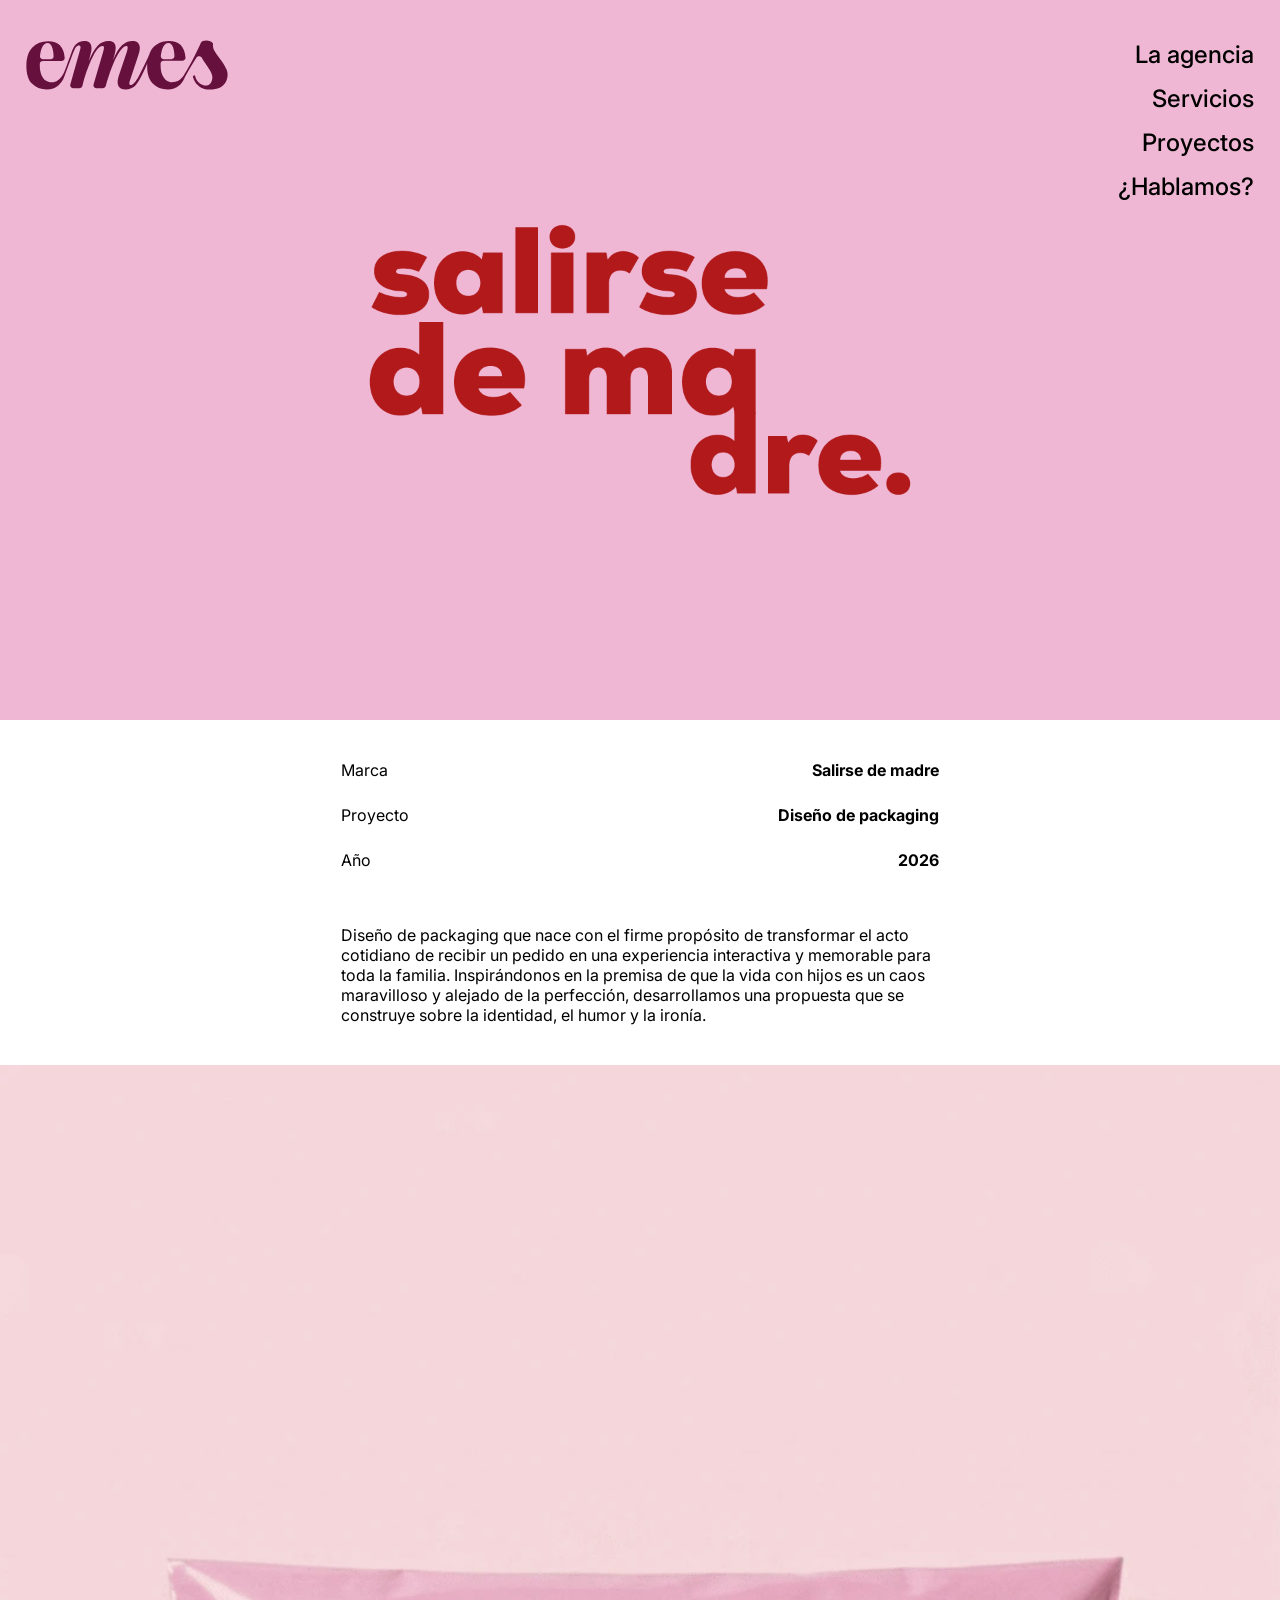
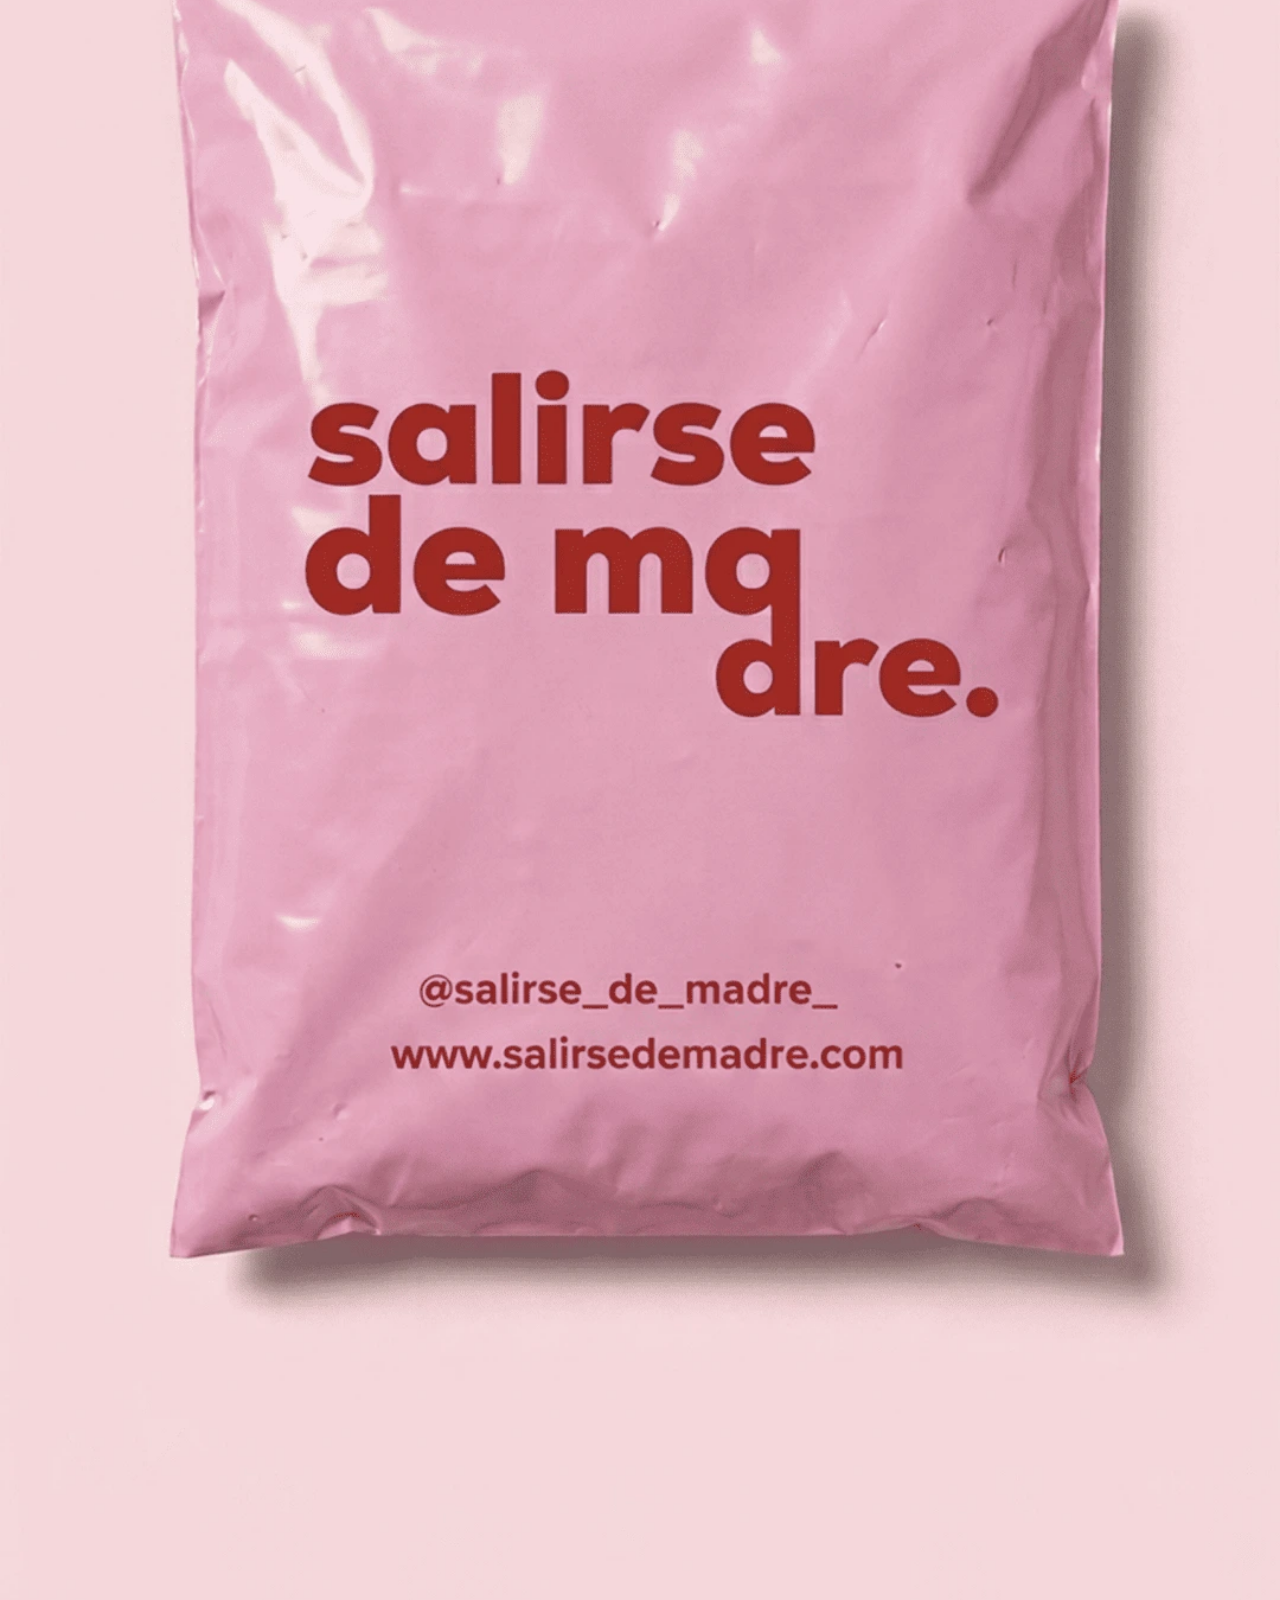
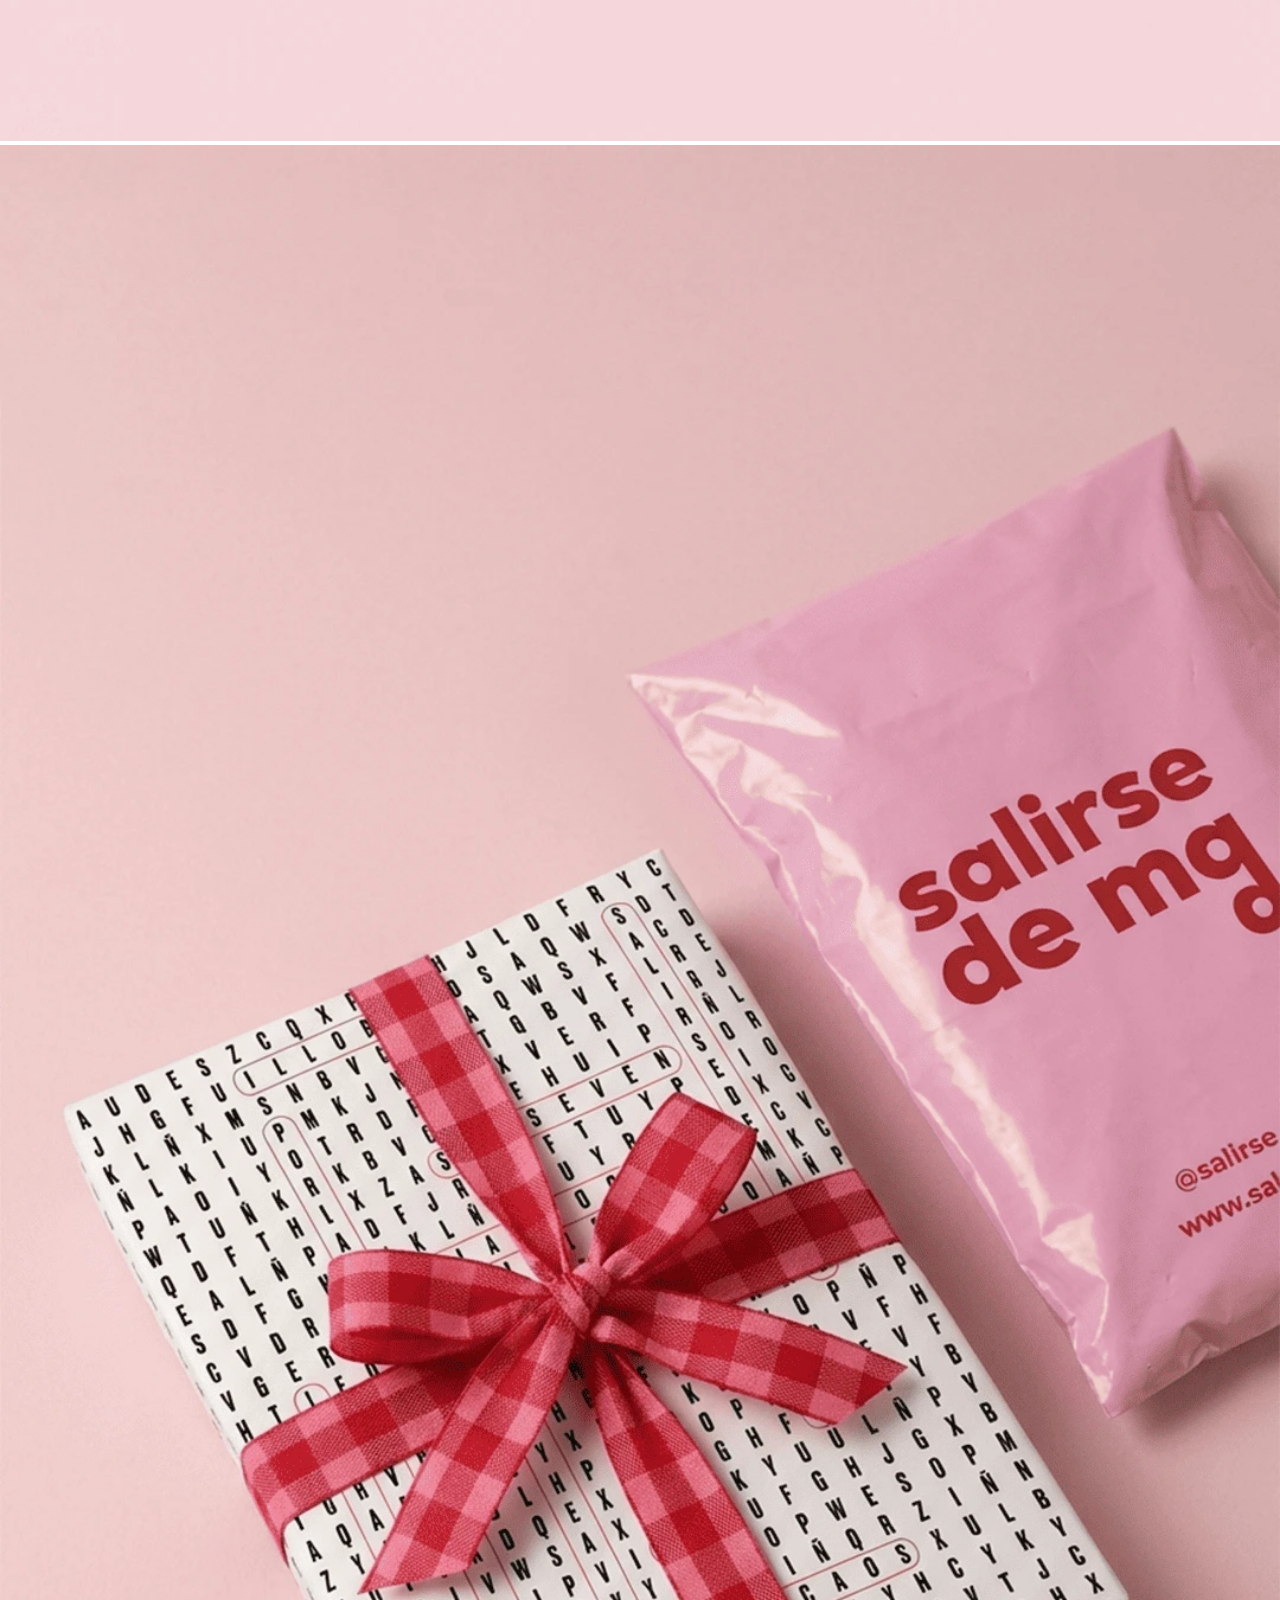
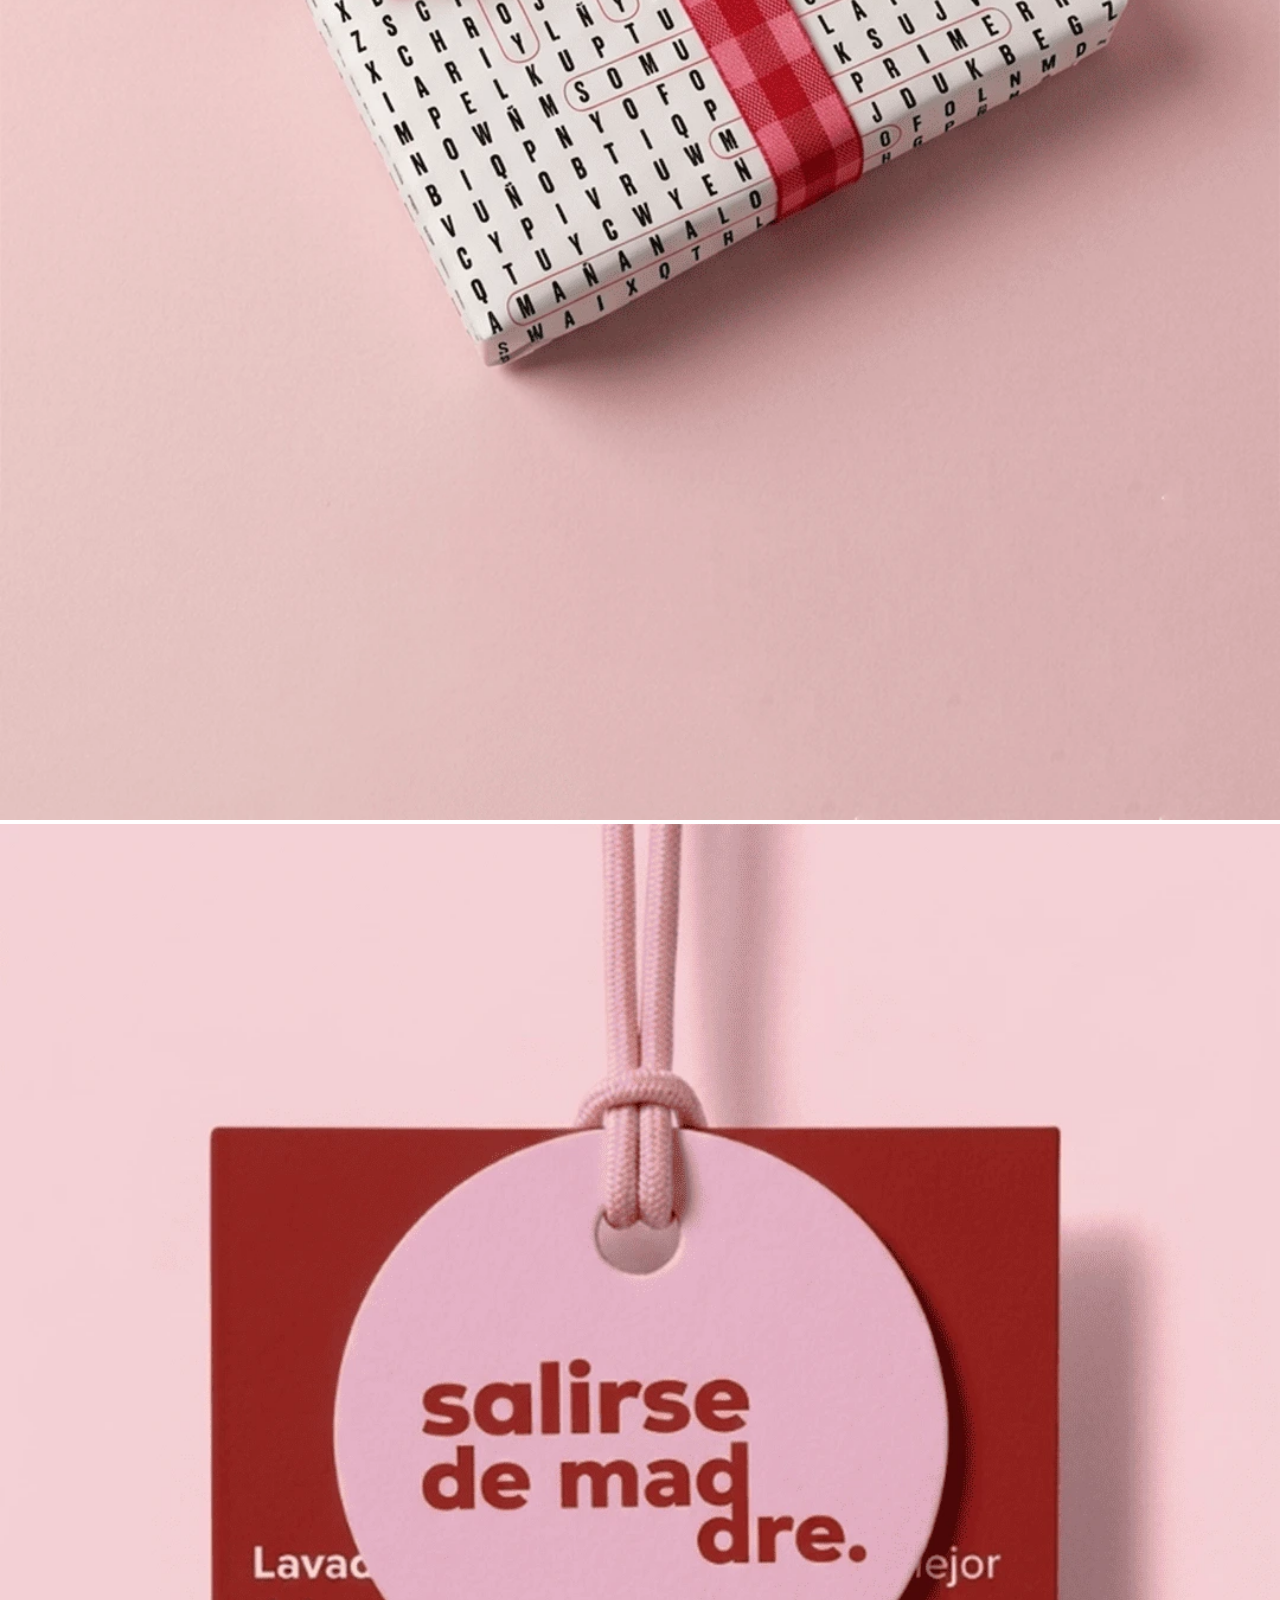
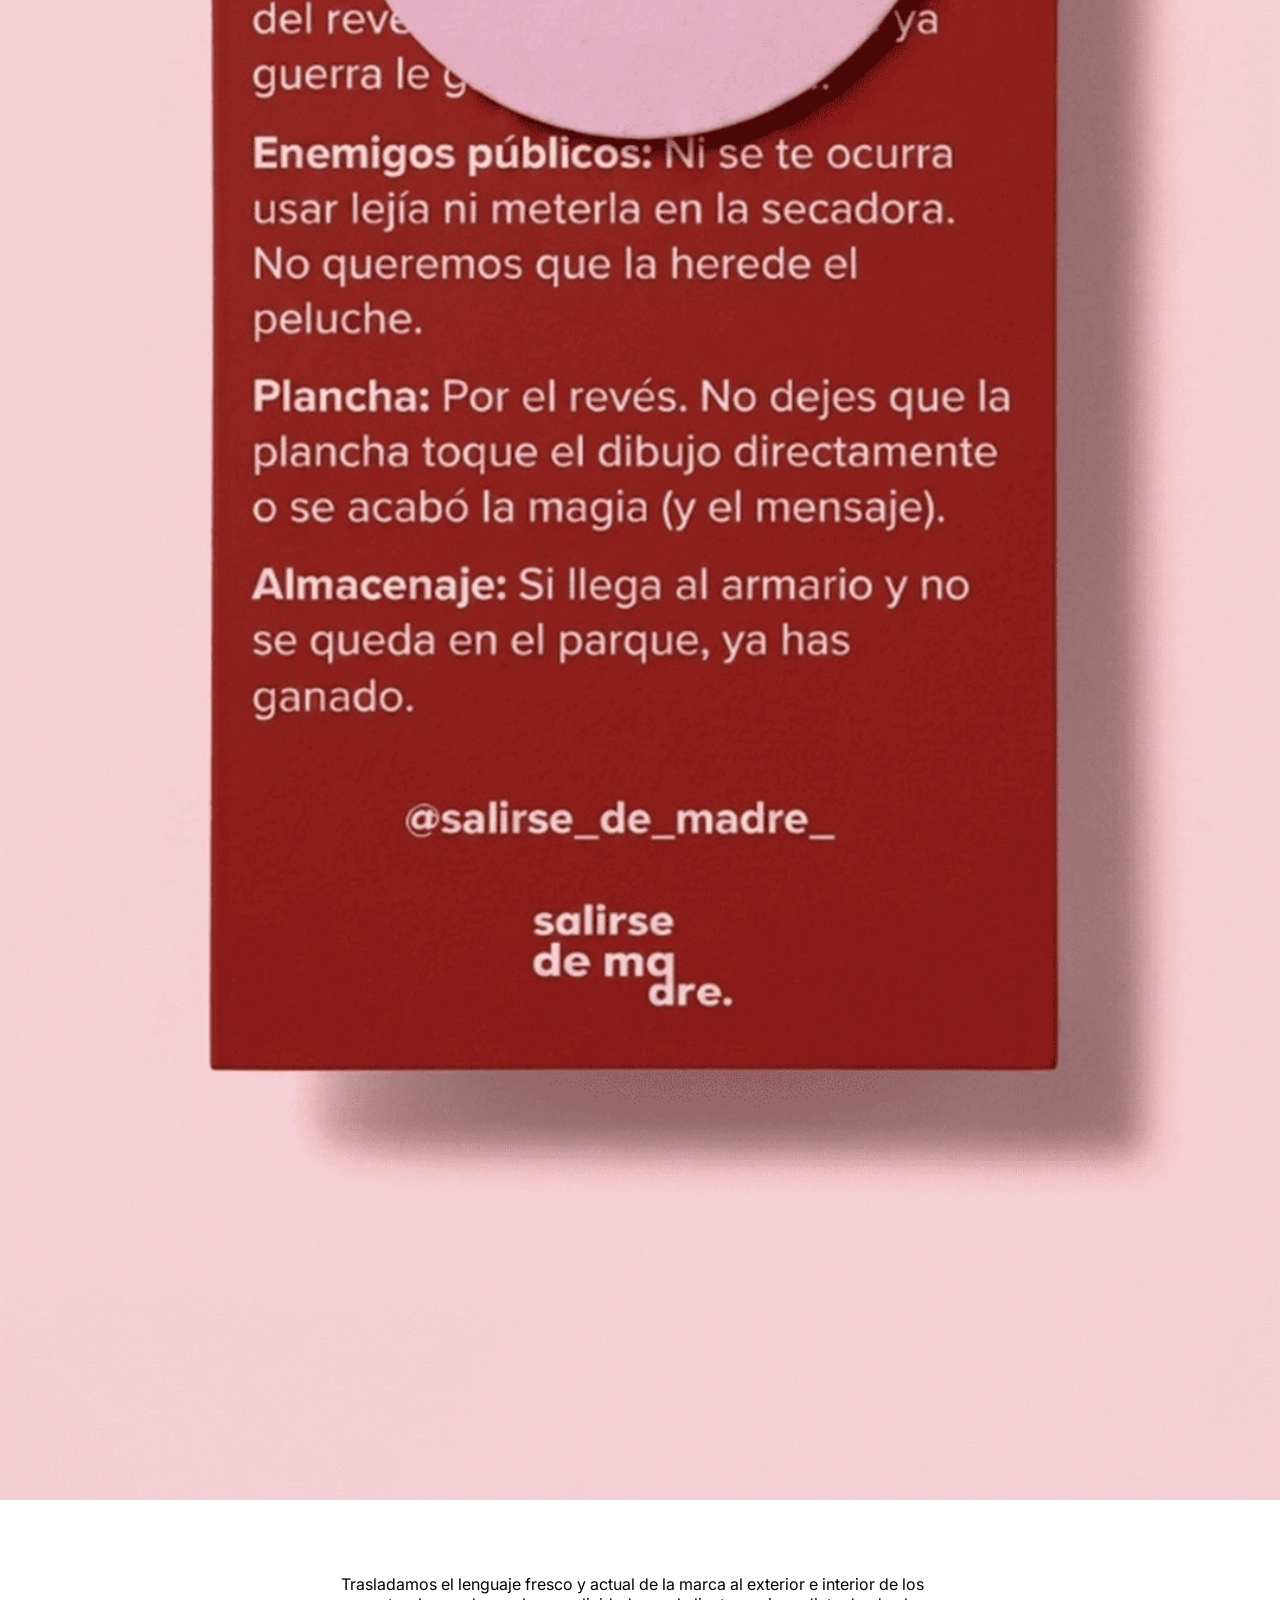
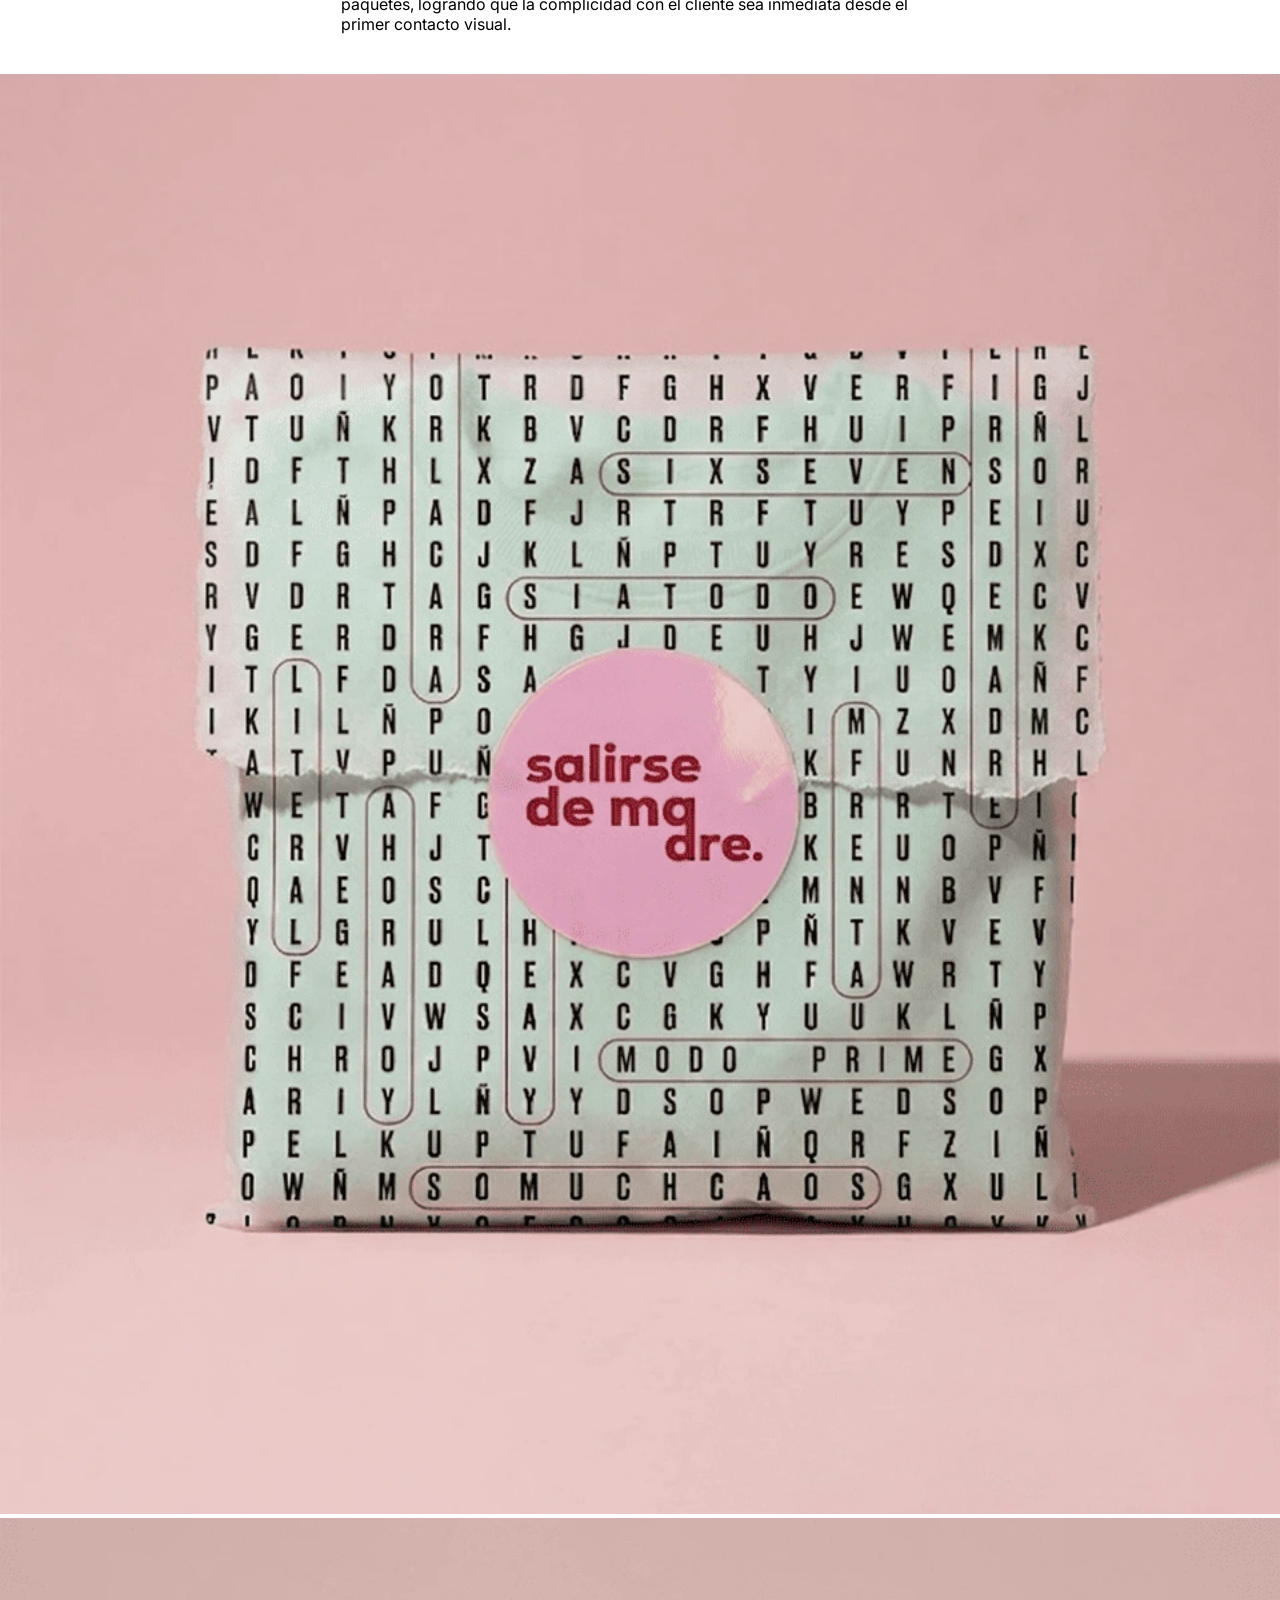
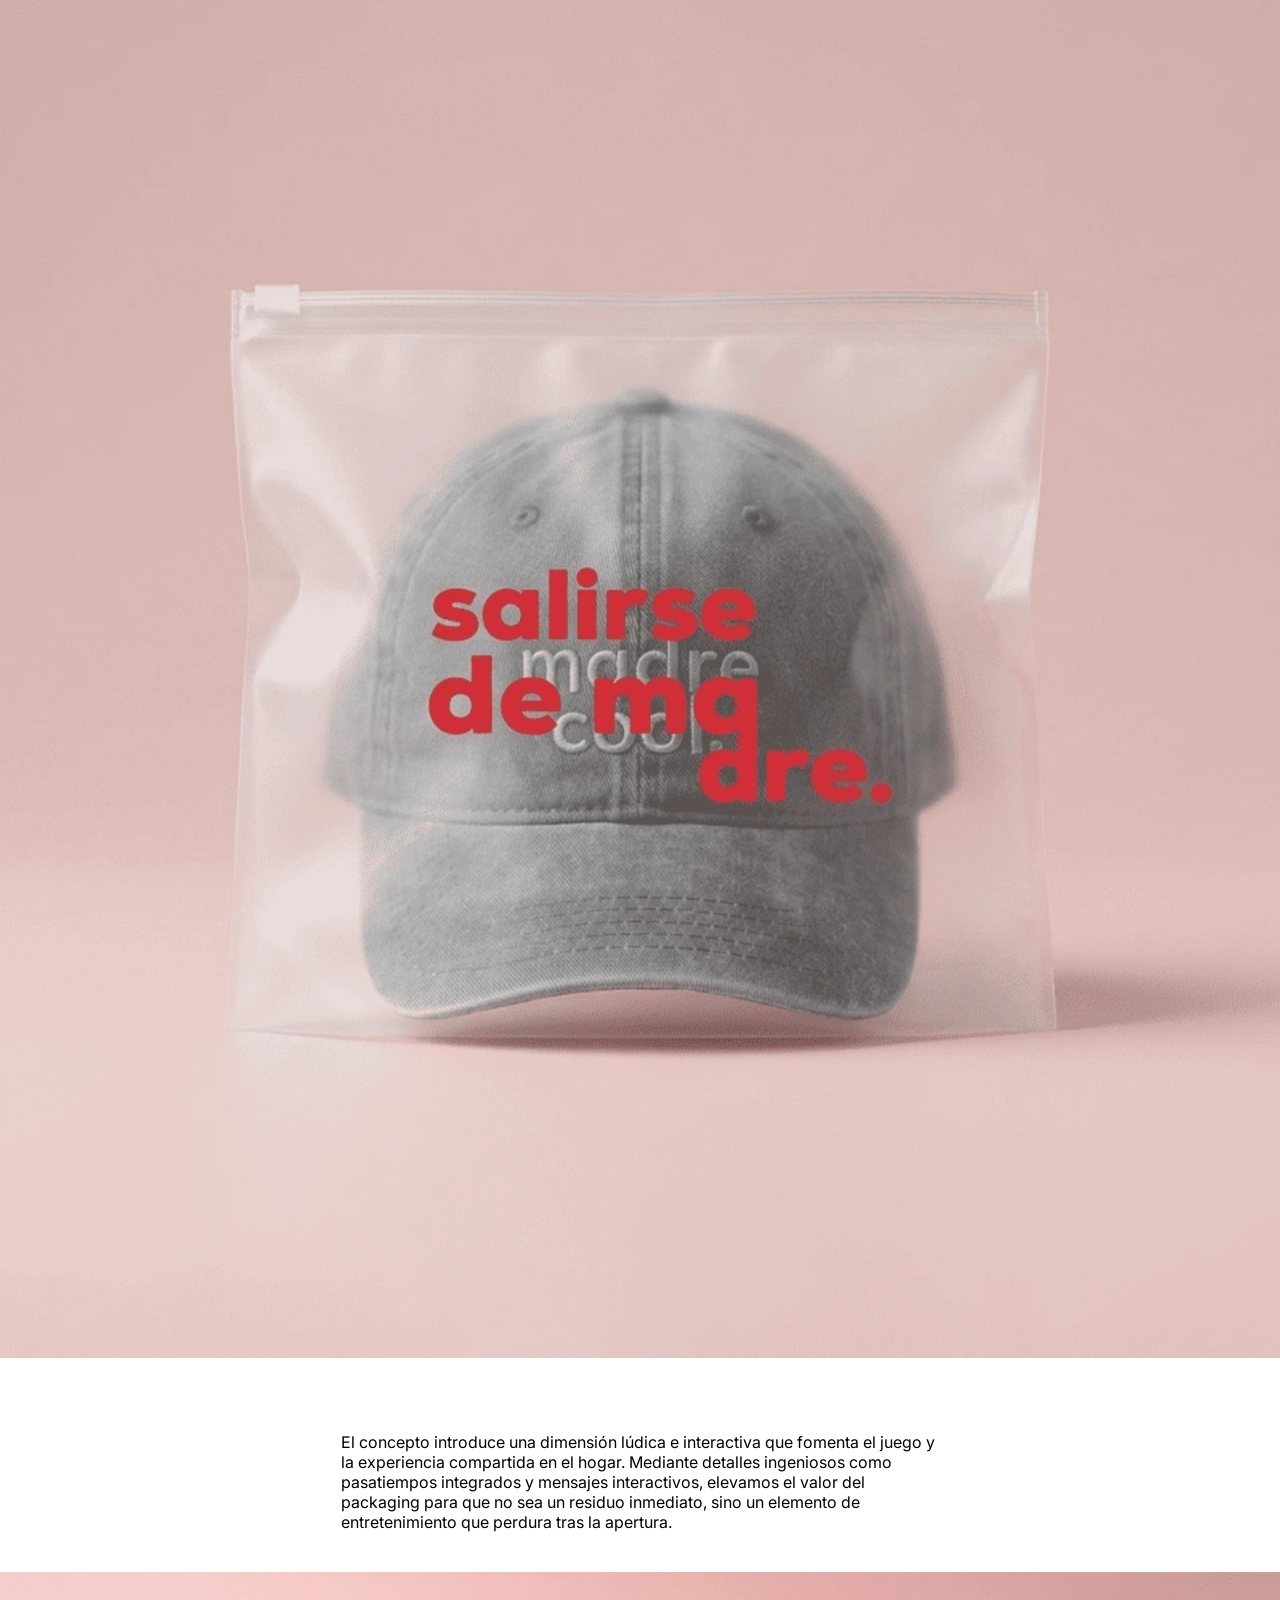
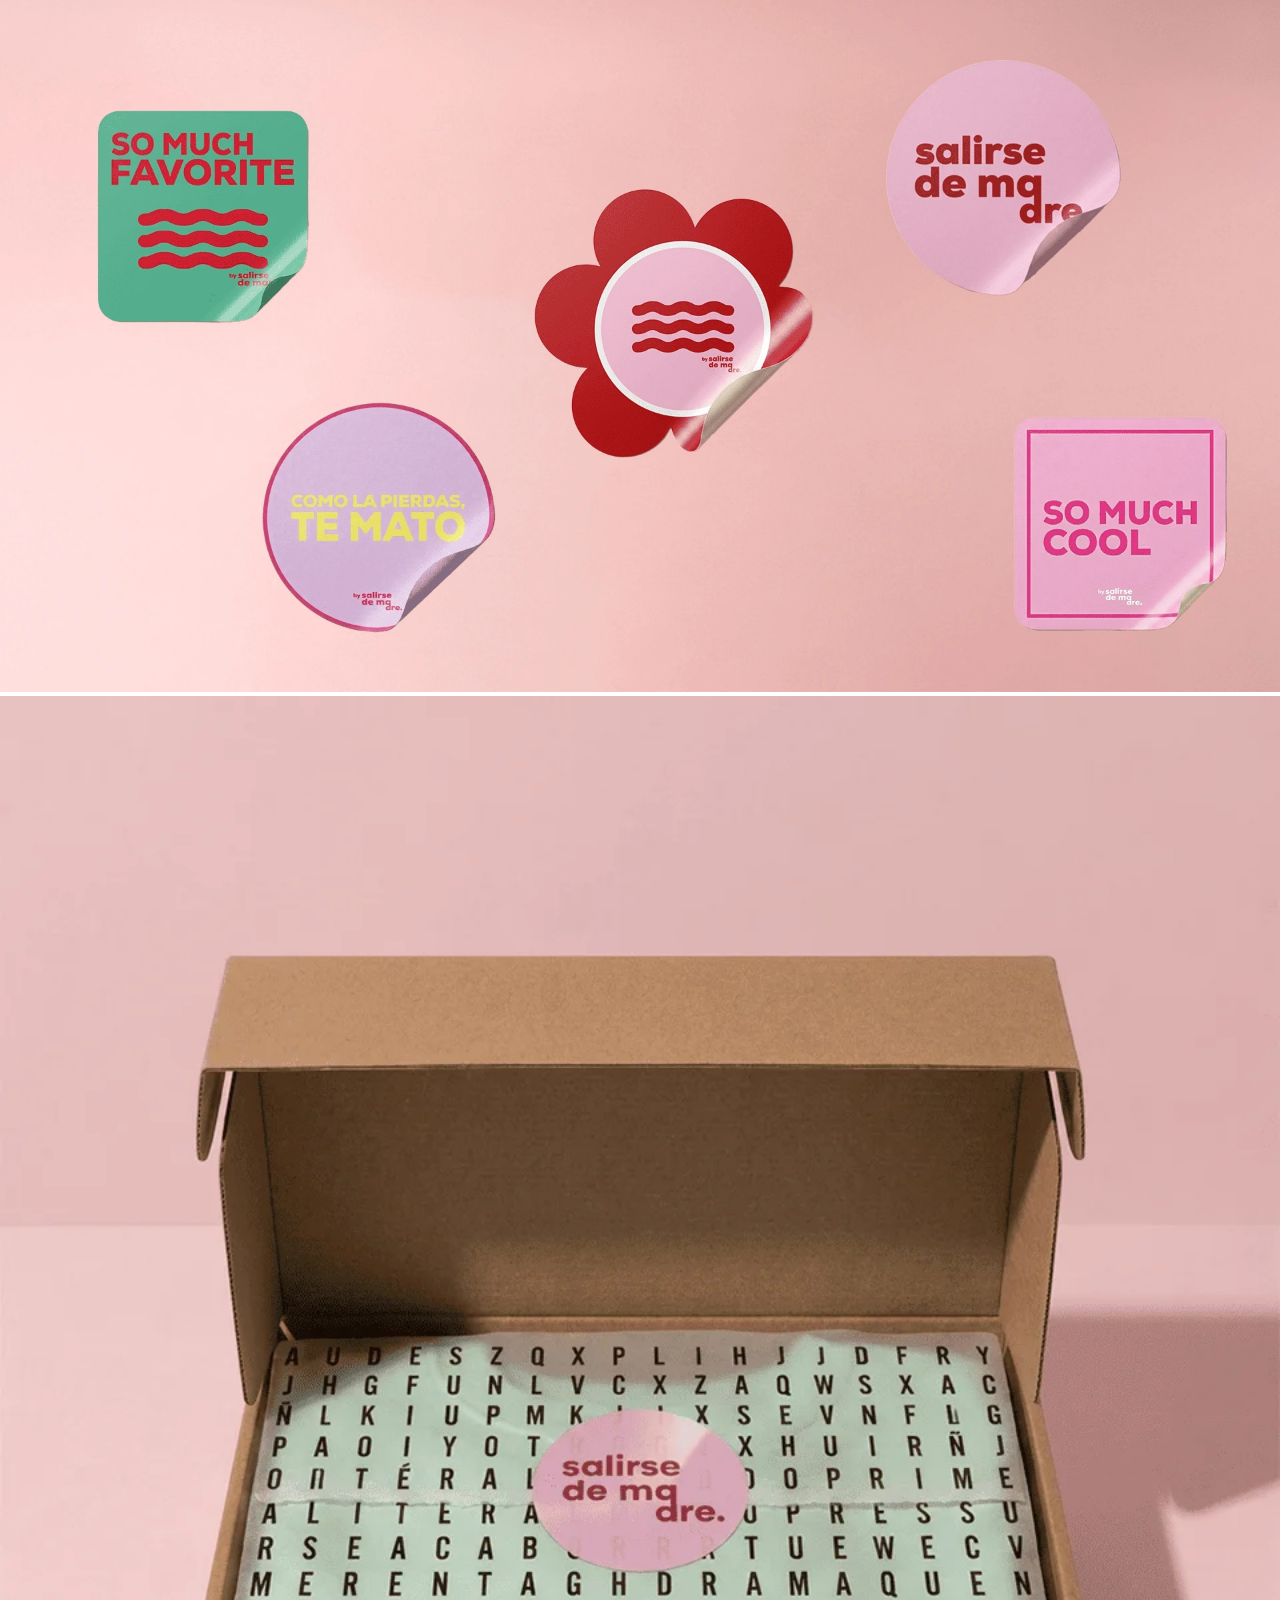
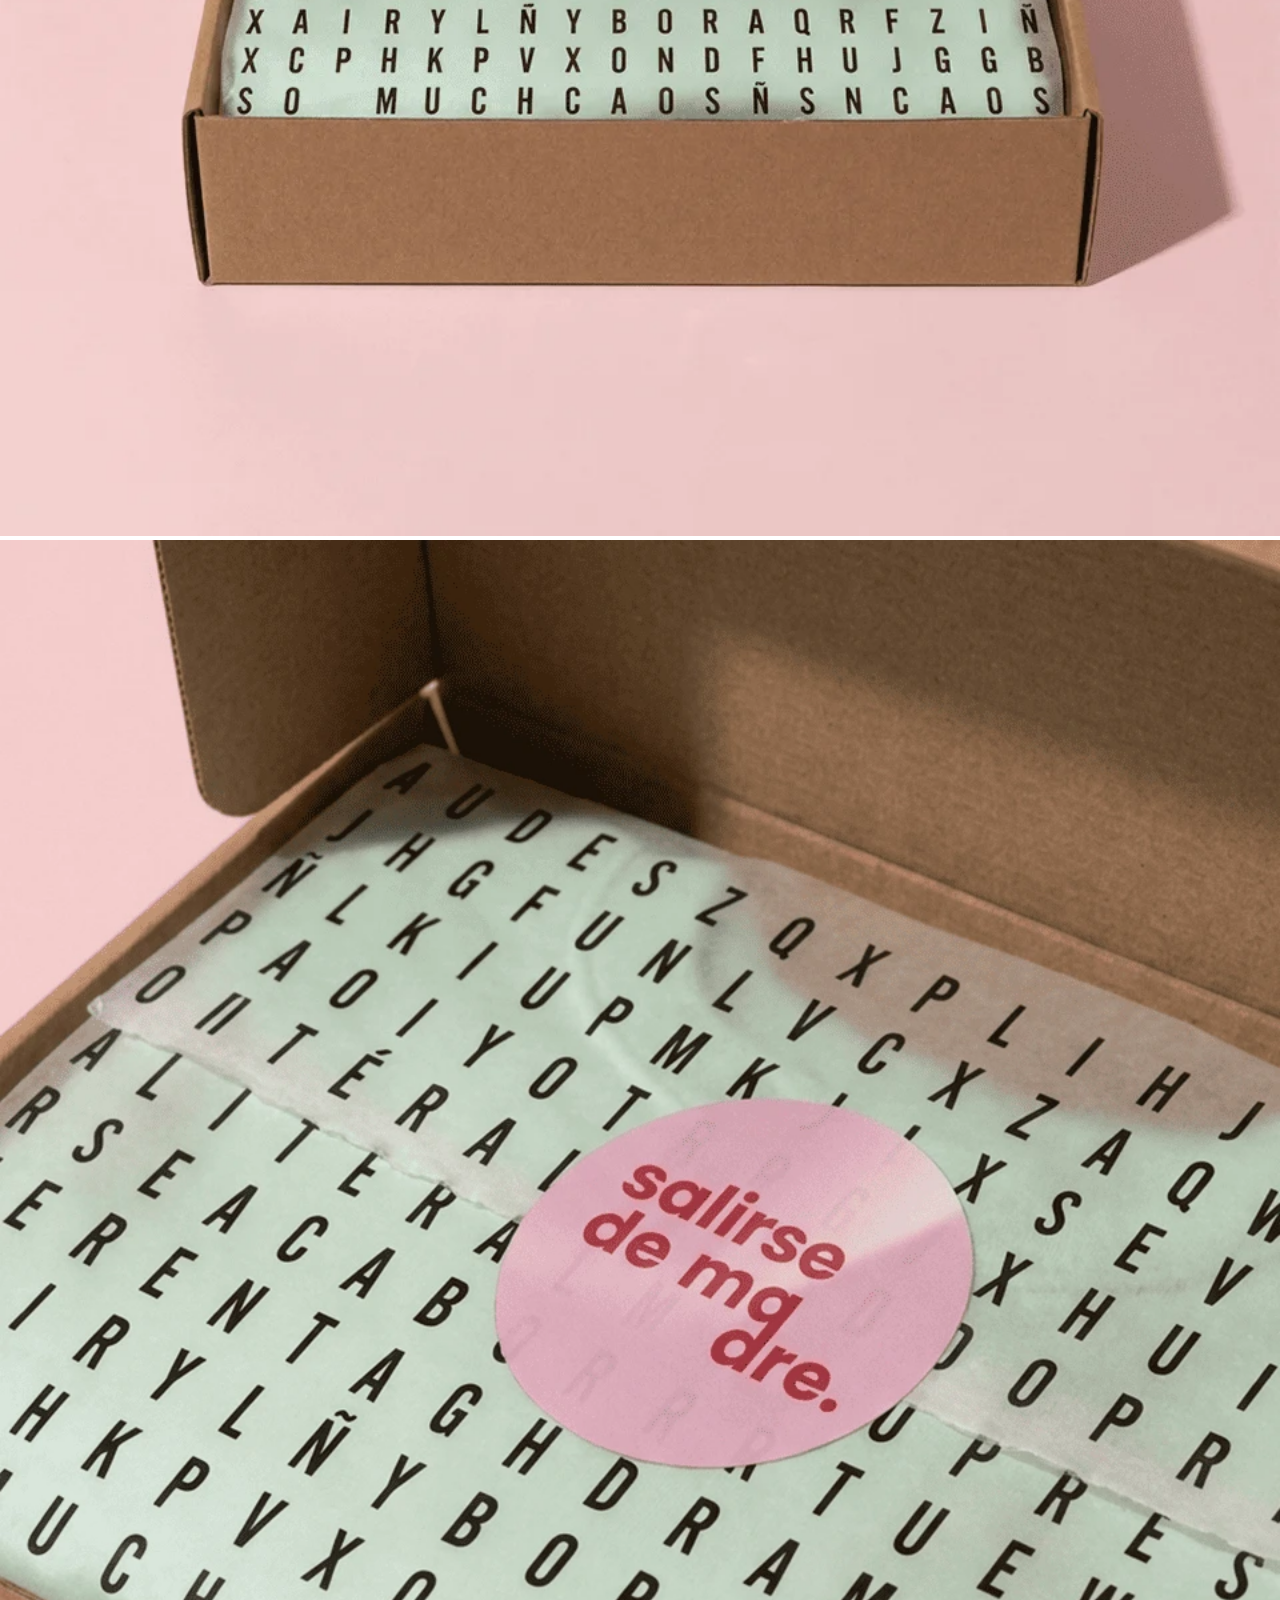
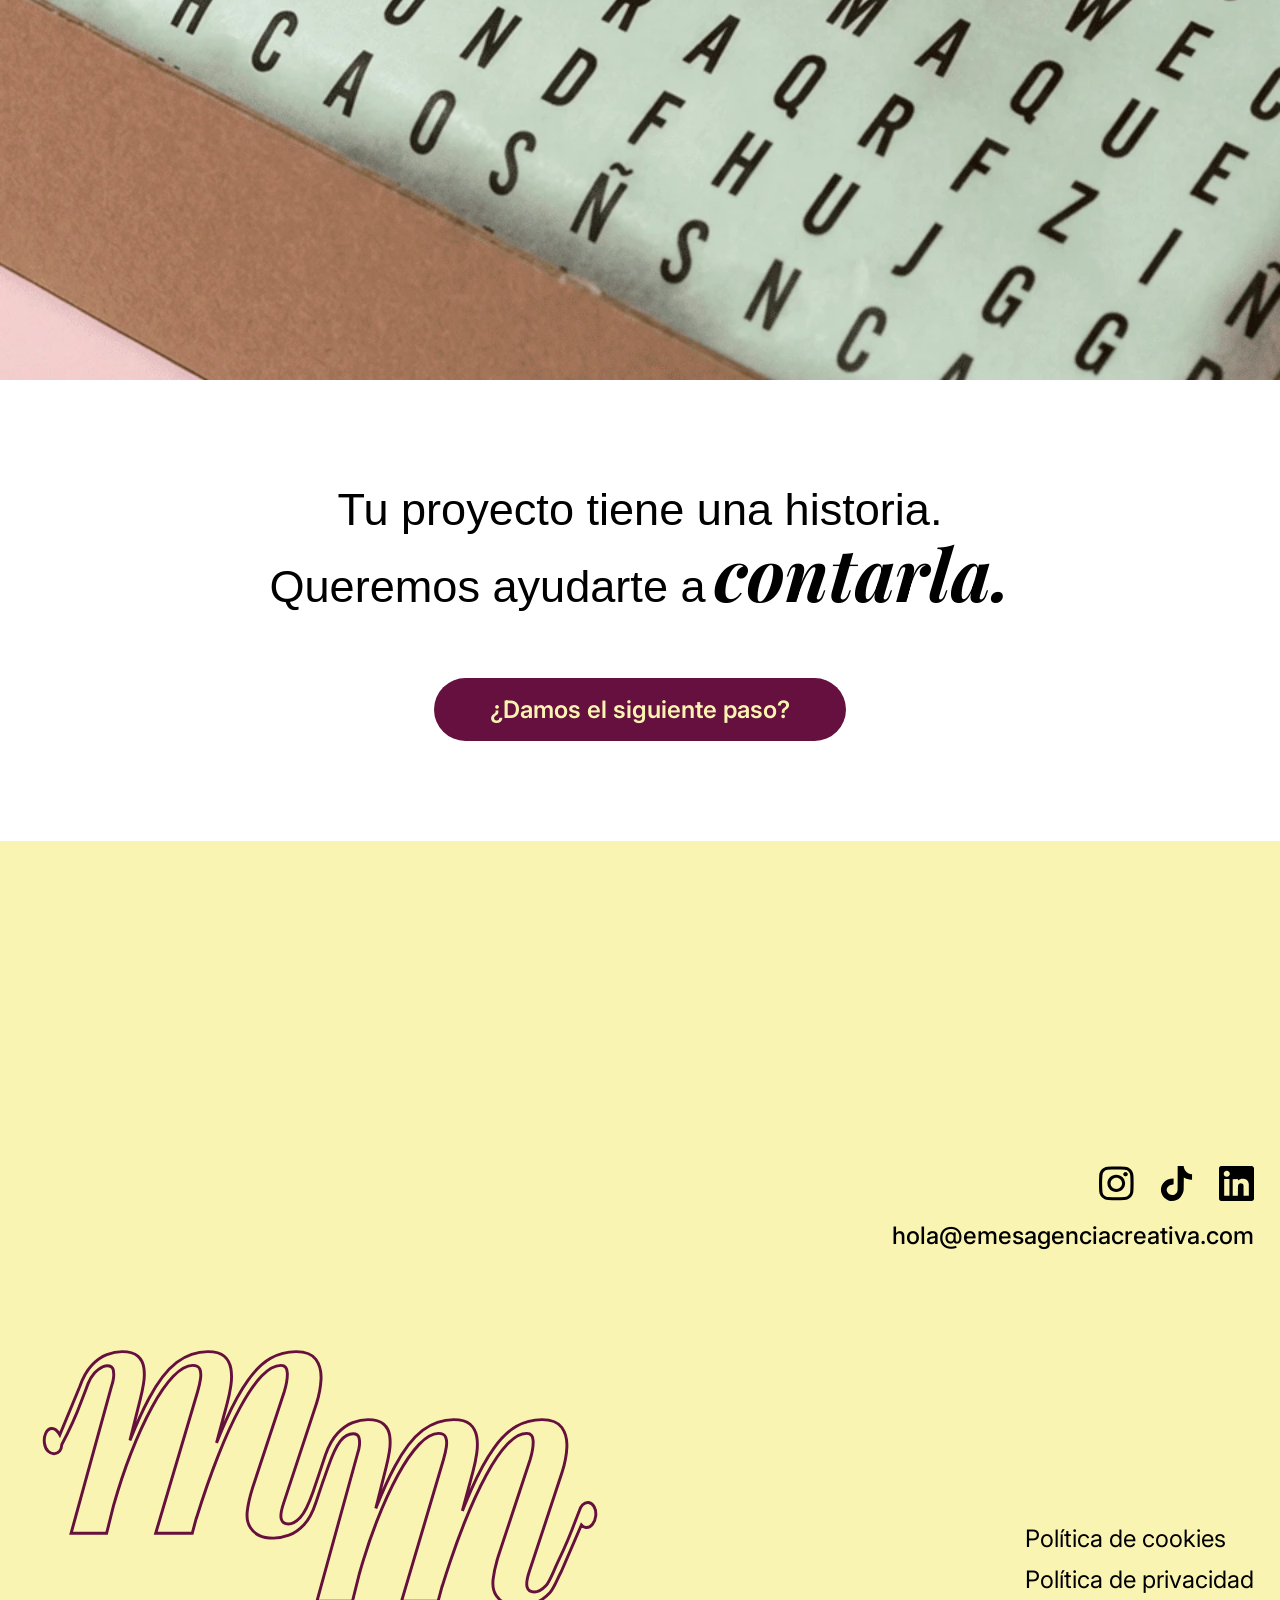
<file: index.html>
<!DOCTYPE html>
<html lang="es">

<head>
    <meta charset="UTF-8">
    <meta name="viewport" content="width=device-width, initial-scale=1.0">
    <title>Emes Agencia Creativa - Proyectos - Salirse de madre</title>
    <!-- cambiar el codigo de las fuentes, con las dos seleccionadas ese codigo -->
    <!-- Playfair Display -->
    <link rel="preconnect" href="https://fonts.googleapis.com">
    <link rel="preconnect" href="https://fonts.gstatic.com" crossorigin>
    <link
        href="https://fonts.googleapis.com/css2?family=Inter:wght@100..900&family=Playfair+Display:ital,wght@0,400..900;1,400..900&display=swap"
        rel="stylesheet">
    <!-- Excon variable -->
    <link href="https://api.fontshare.com/v2/css?f[]=excon@1,2&display=swap" rel="stylesheet">
    <!-- Inter -->
    <link rel="stylesheet" href="../../pag proyectos/estilo-pagina-proyectos.css">
    <link rel="stylesheet" href="../../estilo.css">

</head>

<body>
    <header class="header">
        <nav class="nav-container" id="main-nav">
            <h1 class="header__logo">
                <a href="../../index.html" aria-label="Emes Agencia Creativa - inicio">
                    <?xml version="1.0" encoding="UTF-8"?>
                    <svg id="svg-emes" data-name="Capa 1" xmlns="http://www.w3.org/2000/svg" viewBox="0 0 265.86 65.79"
                        class="emes-logo-svg vertical-align">
                        <defs>
                            <style>
                                .logo-emes {
                                    fill: #66103e;
                                }
                            </style>
                        </defs>
                        <path class="logo-emes"
                            d="M264.21,39.66v-.12c-1.44-3.66-4.04-8.09-7.8-13.31l-2.72-3.62c-3.07-4.04-5.23-7.33-6.48-9.89-.31-.64-.76-1.99-1.08-3.75-.47-2.64.33-3.66-.31-4.66-2.44-3.87-8.82-4.66-13.31-2.93-1.08.42-2.81,2.23-3.65,5.11-9.07,19.13-16.88,33.25-21.14,39.73-.57.88-4.19,6.26-9.12,8.18-3.12,1.22-6.31,1.16-6.31,1.16-2.65,0-5.12-.78-7.42-2.34-2.3-1.55-4.17-4.05-5.61-7.47-1.44-3.42-2.16-7.71-2.16-12.86,0-.56,0-1.08,0-1.58.02-2.17,1.78-3.91,3.95-3.91h24.89c2.31,0,4.13-1.98,3.94-4.29-1.15-14.44-8.42-21.65-21.8-21.65-6,0-11.17,1.35-15.52,4.02-2.99,1.84-4.83,3.84-5.28,4.34-3.45,3.78-4.09,6.99-6.69,13.21-.13.31-.27.63-.27.63-.21.44-.41.82-.57,1.12-1.55,3.23-3.14,6.47-4.76,9.72-2.65,5.35-5.31,10.6-7.99,15.76-.03.06-.06.12-.1.18-.56.94-5.39,8.9-8.7,8.9-1.01,0-1.55-.5-1.55-.5-.44-.41-.67-1.06-.67-1.96,0-.78.24-1.91.71-3.38l11.45-34.47c1.08-3.11,1.63-5.96,1.63-8.53,0-2.81-.78-5.03-2.34-6.66-1.55-1.63-3.97-2.46-7.24-2.46-5.23,0-9.84,1.87-13.85,5.61-4.01,3.74-7.97,10.24-11.86,19.52l2.1-7.47c.94-3.5,1.4-6.35,1.4-8.53,0-6.08-3.08-9.12-9.22-9.12-5.61,0-10.43,2.03-14.42,6.08-4.01,4.05-7.93,10.83-11.75,20.33l2.57-10.05c.71-2.65,1.06-4.98,1.06-7.02,0-2.81-.74-5.06-2.22-6.78-1.48-1.71-3.89-2.57-7.24-2.57-1.99,0-3.85.31-5.61.94-1.94.69-3.27,1.58-3.68,1.87-2.9,2.01-4.43,4.65-5.17,6.24-.51.98-.98,2.05-1.4,3.21l-3.15,8.88c-.6,1.59-2.21,5.92-4.39,11.75-2.46,6.56-3.72,9.89-5.74,12.84-.5.73-4.1,5.93-8.05,7.45-1.78.68-5.02,1.15-6.15,1.15h-.09c-2.65,0-5.12-.78-7.42-2.34-2.3-1.55-4.17-4.05-5.61-7.47-1.44-3.42-2.16-7.71-2.16-12.86,0-.56,0-1.08,0-1.58.02-2.17,1.78-3.91,3.95-3.91h24.89c2.31,0,4.13-1.98,3.94-4.29C49.77,8.82,42.51,1.61,29.13,1.61c-8.65,0-15.59,2.78-20.8,8.35C3.1,15.52.5,23.57.5,34.09s2.43,18.06,7.3,23.31c4.87,5.25,11.43,7.89,19.69,7.89,6,0,11-1.78,15.01-5.32,3.62-3.2,6.22-7.02,7.84-11.45.68-1.86,3.89-10.52,9.63-26l2.22-5.96c.57-1.32.95-2.22,1.52-3.55l.33-.73c.24-.55.31-.74.44-1.03,0,0,.26-.58.97-1.48.2-.25.36-.42.4-.47,1.66-1.83,2.95-2.16,3.8-2.16,1.4,0,2.1.82,2.1,2.46,0,.93-.2,2.06-.59,3.38l-12.84,45.45c-.71,2.52,1.18,5.03,3.8,5.03h8.19c1.8,0,3.38-1.22,3.83-2.96l2.28-8.83v.12c3.89-13.01,8.05-23.56,12.44-31.67,4.4-8.1,8.35-12.15,11.86-12.15,1.24,0,1.87.74,1.87,2.22,0,1.16-.31,2.77-.94,4.8l-12.77,43.42c-.74,2.53,1.15,5.07,3.79,5.07h8.43c1.77,0,3.33-1.18,3.8-2.89l2.24-7.99v.35c4.52-14.65,9.02-25.81,13.5-33.48,4.48-7.67,8.31-11.51,11.51-11.51,1.08,0,1.63.78,1.63,2.34,0,1.1-.31,2.65-.94,4.68l-10.52,31.55c-1.16,3.5-1.75,6.55-1.75,9.12,0,2.18.43,3.93,1.28,5.25,1.71,2.81,4.83,4.21,9.34,4.21.61,0,1.61,0,2.87-.21,0,0,2.89-.46,5.67-2,4.04-2.22,6.87-5.51,11.89-15.03,2.3-4.36,5.11-10.1,7.93-17.05-.04.68-.1,1.79-.1,3.18,0,4.59.01,15.44,7.3,23.31,4.87,5.25,11.43,7.89,19.69,7.89,6,0,11-1.78,15.01-5.32.89-.78,3.24-2.86,5.37-6.32,1.18-1.89,1.8-3.44,1.96-3.79,1.23-2.88,5.4-10.26,15.61-26.62,1.61-2.58,5.4-2.52,6.91.12,1.35,2.37,3.38,5.57,6.11,9.59,2.31,3.37,4.02,5.97,5.13,7.83,1.11,1.84,1.89,3.83,2.36,5.93.47,2.12.37,4.32-.31,6.64-.51,1.76-1.48,4.49-4.39,5.92-2.72,1.32-5.58.71-6.57.44-3.65-.97-5.91-3.18-6.98-4.34-2.45-2.65-3.51-5.57-3.98-7.57-.19-.8-.99-1.29-1.79-1.14-.01,0-.02,0-.03,0-.85.17-1.41,1-1.21,1.84.26,1.11.65,2.35,1.21,3.66,1.2,2.84,2.77,4.9,3.97,6.26.77.8,2.55,2.52,4.76,3.89,1.23.76,2.38,1.28,2.69,1.42,1.11.48,1.78.71,2.65.91,2.85.72,8.58,1.14,14.12,0,1.89-.39,5.5-.93,9.45-3.99,2.86-2.21,4.82-5.13,5.88-8.78,1.31-4.47,1.23-8.52-.22-12.16ZM177.42,20.76c.6-5.04,1.62-8.93,3.05-11.65h-.01c1.83-3.46,4.14-5.2,6.95-5.2s4.77,2.01,6.14,6.02c1.04,3.07,1.64,6.77,1.79,11.1.08,2.26-1.69,4.15-3.95,4.15h-10.05c-2.36,0-4.21-2.07-3.93-4.42ZM18.39,20.89c.6-5.04,1.62-8.93,3.05-11.65h-.01c1.83-3.46,4.14-5.2,6.95-5.2s4.77,2.01,6.14,6.02c1.04,3.07,1.64,6.77,1.79,11.1.08,2.26-1.69,4.15-3.95,4.15h-10.05c-2.36,0-4.21-2.07-3.93-4.42Z" />
                    </svg>
                    <span class="visually-hidden">Emes Agencia Creativa</span>
                </a>
            </h1>

            <input type="checkbox" id="menu-toggle" class="menu-checkbox">

            <label for="menu-toggle" class="nav__burguer" aria-label="Abrir menú">
                <span></span>
                <span></span>
                <span></span>
            </label>

            <div class="header__menu">
                <ul class="header__menu_list">
                    <li><a href="../../la-agencia/index.html">La agencia</a></li>
                    <li><a href="../../servicios/index.html">Servicios</a></li>
                    <li><a href="../../proyectos/index.html">Proyectos</a></li>
                    <li><a href="../../contacto/index.html">¿Hablamos?</a></li>
                </ul>
            </div>

            <!-- OVERLAY MENÚ HAMBURGUESA -->
            <div class="menu__overlay">

                <div class="menu__overlay_header">
                    <?xml version="1.0" encoding="UTF-8"?>
                    <svg id="svg-emes-contorno" data-name="Capa 1" xmlns="http://www.w3.org/2000/svg"
                        viewBox="0 0 265.86 65.79" class="emes-logo-svg">
                        <defs>
                            <style>
                                .cls-1 {
                                    fill: none;
                                    stroke: #66103e;
                                    stroke-miterlimit: 10;
                                }
                            </style>
                        </defs>
                        <path class="cls-1"
                            d="M264.21,39.66v-.12c-1.44-3.66-4.04-8.09-7.8-13.31l-2.72-3.62c-3.07-4.04-5.23-7.33-6.48-9.89-.31-.64-.76-1.99-1.08-3.75-.47-2.64.33-3.66-.31-4.66-2.44-3.87-8.82-4.66-13.31-2.93-1.08.42-2.81,2.23-3.65,5.11-9.07,19.13-16.88,33.25-21.14,39.73-.57.88-4.19,6.26-9.12,8.18-3.12,1.22-6.31,1.16-6.31,1.16-2.65,0-5.12-.78-7.42-2.34-2.3-1.55-4.17-4.05-5.61-7.47-1.44-3.42-2.16-7.71-2.16-12.86,0-.56,0-1.08,0-1.58.02-2.17,1.78-3.91,3.95-3.91h24.89c2.31,0,4.13-1.98,3.94-4.29-1.15-14.44-8.42-21.65-21.8-21.65-6,0-11.17,1.35-15.52,4.02-2.99,1.84-4.83,3.84-5.28,4.34-3.45,3.78-4.09,6.99-6.69,13.21-.13.31-.27.63-.27.63-.21.44-.41.82-.57,1.12-1.55,3.23-3.14,6.47-4.76,9.72-2.65,5.35-5.31,10.6-7.99,15.76-.03.06-.06.12-.1.18-.56.94-5.39,8.9-8.7,8.9-1.01,0-1.55-.5-1.55-.5-.44-.41-.67-1.06-.67-1.96,0-.78.24-1.91.71-3.38l11.45-34.47c1.08-3.11,1.63-5.96,1.63-8.53,0-2.81-.78-5.03-2.34-6.66-1.55-1.63-3.97-2.46-7.24-2.46-5.23,0-9.84,1.87-13.85,5.61-4.01,3.74-7.97,10.24-11.86,19.52l2.1-7.47c.94-3.5,1.4-6.35,1.4-8.53,0-6.08-3.08-9.12-9.22-9.12-5.61,0-10.43,2.03-14.42,6.08-4.01,4.05-7.93,10.83-11.75,20.33l2.57-10.05c.71-2.65,1.06-4.98,1.06-7.02,0-2.81-.74-5.06-2.22-6.78-1.48-1.71-3.89-2.57-7.24-2.57-1.99,0-3.85.31-5.61.94-1.94.69-3.27,1.58-3.68,1.87-2.9,2.01-4.43,4.65-5.17,6.24-.51.98-.98,2.05-1.4,3.21l-3.15,8.88c-.6,1.59-2.21,5.92-4.39,11.75-2.46,6.56-3.72,9.89-5.74,12.84-.5.73-4.1,5.93-8.05,7.45-1.78.68-5.02,1.15-6.15,1.15h-.09c-2.65,0-5.12-.78-7.42-2.34-2.3-1.55-4.17-4.05-5.61-7.47-1.44-3.42-2.16-7.71-2.16-12.86,0-.56,0-1.08,0-1.58.02-2.17,1.78-3.91,3.95-3.91h24.89c2.31,0,4.13-1.98,3.94-4.29C49.77,8.82,42.51,1.61,29.13,1.61c-8.65,0-15.59,2.78-20.8,8.35C3.1,15.52.5,23.57.5,34.09s2.43,18.06,7.3,23.31c4.87,5.25,11.43,7.89,19.69,7.89,6,0,11-1.78,15.01-5.32,3.62-3.2,6.22-7.02,7.84-11.45.68-1.86,3.89-10.52,9.63-26l2.22-5.96c.57-1.32.95-2.22,1.52-3.55l.33-.73c.24-.55.31-.74.44-1.03,0,0,.26-.58.97-1.48.2-.25.36-.42.4-.47,1.66-1.83,2.95-2.16,3.8-2.16,1.4,0,2.1.82,2.1,2.46,0,.93-.2,2.06-.59,3.38l-12.84,45.45c-.71,2.52,1.18,5.03,3.8,5.03h8.19c1.8,0,3.38-1.22,3.83-2.96l2.28-8.83v.12c3.89-13.01,8.05-23.56,12.44-31.67,4.4-8.1,8.35-12.15,11.86-12.15,1.24,0,1.87.74,1.87,2.22,0,1.16-.31,2.77-.94,4.8l-12.77,43.42c-.74,2.53,1.15,5.07,3.79,5.07h8.43c1.77,0,3.33-1.18,3.8-2.89l2.24-7.99v.35c4.52-14.65,9.02-25.81,13.5-33.48,4.48-7.67,8.31-11.51,11.51-11.51,1.08,0,1.63.78,1.63,2.34,0,1.1-.31,2.65-.94,4.68l-10.52,31.55c-1.16,3.5-1.75,6.55-1.75,9.12,0,2.18.43,3.93,1.28,5.25,1.71,2.81,4.83,4.21,9.34,4.21.61,0,1.61,0,2.87-.21,0,0,2.89-.46,5.67-2,4.04-2.22,6.87-5.51,11.89-15.03,2.3-4.36,5.11-10.1,7.93-17.05-.04.68-.1,1.79-.1,3.18,0,4.59.01,15.44,7.3,23.31,4.87,5.25,11.43,7.89,19.69,7.89,6,0,11-1.78,15.01-5.32.89-.78,3.24-2.86,5.37-6.32,1.18-1.89,1.8-3.44,1.96-3.79,1.23-2.88,5.4-10.26,15.61-26.62,1.61-2.58,5.4-2.52,6.91.12,1.35,2.37,3.38,5.57,6.11,9.59,2.31,3.37,4.02,5.97,5.13,7.83,1.11,1.84,1.89,3.83,2.36,5.93.47,2.12.37,4.32-.31,6.64-.51,1.76-1.48,4.49-4.39,5.92-2.72,1.32-5.58.71-6.57.44-3.65-.97-5.91-3.18-6.98-4.34-2.45-2.65-3.51-5.57-3.98-7.57-.19-.8-.99-1.29-1.79-1.14-.01,0-.02,0-.03,0-.85.17-1.41,1-1.21,1.84.26,1.11.65,2.35,1.21,3.66,1.2,2.84,2.77,4.9,3.97,6.26.77.8,2.55,2.52,4.76,3.89,1.23.76,2.38,1.28,2.69,1.42,1.11.48,1.78.71,2.65.91,2.85.72,8.58,1.14,14.12,0,1.89-.39,5.5-.93,9.45-3.99,2.86-2.21,4.82-5.13,5.88-8.78,1.31-4.47,1.23-8.52-.22-12.16ZM177.42,20.76c.6-5.04,1.62-8.93,3.05-11.65h-.01c1.83-3.46,4.14-5.2,6.95-5.2s4.77,2.01,6.14,6.02c1.04,3.07,1.64,6.77,1.79,11.1.08,2.26-1.69,4.15-3.95,4.15h-10.05c-2.36,0-4.21-2.07-3.93-4.42ZM18.39,20.89c.6-5.04,1.62-8.93,3.05-11.65h-.01c1.83-3.46,4.14-5.2,6.95-5.2s4.77,2.01,6.14,6.02c1.04,3.07,1.64,6.77,1.79,11.1.08,2.26-1.69,4.15-3.95,4.15h-10.05c-2.36,0-4.21-2.07-3.93-4.42Z" />
                    </svg>
                </div>

                <nav class="menu__overlay_nav">
                    <ul class="menu__overlay_nav_list">
                        <li><a href="../../la-agencia/index.html">La agencia</a></li>
                        <li><a href="../../servicios/index.html">Servicios</a></li>
                        <li><a href="../../proyectos/index.html">Proyectos</a></li>
                        <li><a href="../../contacto/index.html">¿Hablamos?</a></li>
                    </ul>
                </nav>

                <div class="menu__overlay_footer">
                    <?xml version="1.0" encoding="UTF-8"?>
                    <svg id="svg-mm-contorno" data-name="Capa 1" xmlns="http://www.w3.org/2000/svg"
                        viewBox="0 0 200.99 90.3" class="logo-mm-contorno__footer">
                        <defs>
                            <style>
                                .cls-1 {
                                    fill: none;
                                    stroke: #66103e;
                                    stroke-miterlimit: 10;
                                }
                            </style>
                        </defs>
                        <path class="cls-1"
                            d="M192.12,53.21c-1.42-.15-2.76,1.22-3.22,3.16-1.03,2.36-2.73,7.93-6.84,16.38-2.03,4.17-3.01,7.31-4.39,8.79-1.39,1.48-2.73,2.23-4.04,2.23s-2.12-.55-2.43-1.64c-.31-1.09-.08-2.81.69-5.16l11.32-34.35c.92-2.89,1.44-5.67,1.56-8.32.12-2.66-.46-4.88-1.73-6.68-1.27-1.8-3.52-2.7-6.76-2.7s-6.07.76-8.72,2.29c-2.66,1.52-5.24,4.03-7.74,7.5-2.5,3.48-5.03,8.09-7.57,13.83-1.02,2.31-2.08,4.84-3.16,7.58l3.63-13.5c.54-2.03.96-4.08,1.27-6.15.31-2.07.31-3.99,0-5.74-.31-1.76-1.06-3.16-2.25-4.22-1.2-1.06-3.06-1.58-5.6-1.58-3.85,0-7.39,1.23-10.63,3.69-3.24,2.46-6.4,6.56-9.48,12.31-2.08,3.87-4.24,8.66-6.49,14.32l3.49-13.91c.46-1.8.85-3.63,1.15-5.51.31-1.88.35-3.65.12-5.33-.23-1.68-.92-3.03-2.08-4.05-1.15-1.01-2.93-1.52-5.31-1.52-1.69,0-3.45.35-5.26,1.05-1.81.7-3.52,1.92-5.14,3.63-1.62,1.72-3,4.18-4.16,7.38l-2.58,7.74h-.01l-1.62,4.81c-1.54,4.38-3.01,7.31-4.39,8.79-1.39,1.48-2.73,2.23-4.04,2.23s-2.12-.55-2.43-1.64c-.31-1.09-.08-2.81.69-5.16l11.32-34.35c.92-2.89,1.44-5.67,1.56-8.32.12-2.66-.46-4.88-1.73-6.68-1.27-1.8-3.52-2.7-6.76-2.7s-6.07.76-8.72,2.29c-2.66,1.52-5.24,4.03-7.74,7.5-2.5,3.48-5.03,8.09-7.57,13.83-1.02,2.31-2.08,4.84-3.16,7.58l3.63-13.5c.54-2.03.96-4.08,1.27-6.15.31-2.07.31-3.99,0-5.74-.31-1.76-1.06-3.16-2.25-4.22-1.2-1.06-3.06-1.58-5.6-1.58-3.85,0-7.39,1.23-10.63,3.69-3.24,2.46-6.4,6.56-9.48,12.31-2.08,3.87-4.24,8.66-6.49,14.32l3.49-13.91c.46-1.8.85-3.63,1.15-5.51.31-1.88.35-3.65.12-5.33-.23-1.68-.92-3.03-2.08-4.05-1.15-1.01-2.93-1.52-5.31-1.52-1.69,0-3.45.35-5.26,1.05-1.81.7-3.52,1.92-5.14,3.63-1.62,1.72-3,4.18-4.16,7.38l-6.76,16.34c-.69-1.26-1.85-2.3-2.96-2.14-1.63.23-2.61,2.62-2.28,5,.33,2.38,1.92,3.79,3.55,3.55,1.32-.19,2.25-1.3,2.38-3.11,4.91-9.22,6.19-13.57,7.1-15.9.84-2.15,1.16-2.99,1.9-4.96.3-.8.98-2.17,2.15-3.53,0,0,2.2-2.52,4.39-2.52,1.08,0,1.73.41,1.96,1.23.23.82.29,1.76.17,2.81-.12,1.06-.33,1.98-.64,2.76l-13.87,50.41h12.13l2.36-9.4c1.79-6.35,3.75-12.29,5.9-17.79,2.35-6.02,4.76-11.29,7.22-15.82,2.46-4.53,4.89-8.05,7.28-10.55,2.39-2.5,4.58-3.75,6.59-3.75,1.31,0,2.14.43,2.48,1.29.35.86.42,1.95.23,3.28-.19,1.33-.52,2.77-.98,4.34l-14.33,48.41h12.48l1.43-5.32-.04.28c2.46-7.97,4.97-15.16,7.51-21.57,2.54-6.41,5.06-11.92,7.57-16.53,2.5-4.61,4.91-8.13,7.22-10.55,2.31-2.42,4.51-3.63,6.59-3.63,1.46,0,2.2.92,2.2,2.75s-.35,3.89-1.04,6.15l-10.86,32.94c-.92,2.97-1.52,5.61-1.79,7.91-.27,2.31.1,4.2,1.1,5.69.69,1.1,1.66,1.95,2.89,2.58,1.23.62,2.89.94,4.97.94,1.69,0,3.45-.33,5.26-1s3.52-1.85,5.14-3.58c1.62-1.72,2.96-4.22,4.04-7.5l2.57-7.62h.02l1.73-4.92c1.39-3.99,2.73-6.82,4.04-8.5,1.31-1.68,2.77-2.52,4.39-2.52,1.08,0,1.73.41,1.96,1.23.23.82.29,1.76.17,2.81-.12,1.06-.33,1.98-.64,2.76l-13.87,50.41h12.13l2.36-9.4c1.79-6.35,3.75-12.29,5.9-17.79,2.35-6.02,4.76-11.29,7.22-15.82,2.46-4.53,4.89-8.05,7.28-10.55,2.39-2.5,4.58-3.75,6.59-3.75,1.31,0,2.14.43,2.48,1.29.35.86.42,1.95.23,3.28-.19,1.33-.52,2.77-.98,4.34l-14.33,48.41h12.48l1.43-5.32-.04.28c2.46-7.97,4.97-15.16,7.51-21.57,2.54-6.41,5.06-11.92,7.57-16.53,2.5-4.61,4.91-8.13,7.22-10.55,2.31-2.42,4.51-3.63,6.59-3.63,1.46,0,2.2.92,2.2,2.75s-.35,3.89-1.04,6.15l-10.86,32.94c-.92,2.97-1.52,5.61-1.79,7.91-.27,2.31.1,4.2,1.1,5.69.69,1.1,1.66,1.95,2.89,2.58,1.23.62,2.89.94,4.97.94,1.69,0,3.45-.33,5.26-1s3.52-1.85,5.14-3.58c1.62-1.72,2.35-4.35,4.04-7.5l6.74-15.61c.42.49.94.81,1.53.87,1.62.17,3.12-1.61,3.36-3.98.24-2.36-.88-4.41-2.5-4.58Z" />
                    </svg>

                    <div class="footer__items">
                        <div class="footer__social-icons">
                            <a href="#" aria-label="Instagram">
                                <svg width="44" height="43" viewBox="0 0 44 43" fill="none"
                                    xmlns="http://www.w3.org/2000/svg">
                                    <path
                                        d="M31.9839 42.2702C24.9396 42.6569 18.2015 42.6569 11.4635 42.2702C5.20669 41.8835 0.612551 37.4577 0.262522 31.3562C-0.0875074 24.6961 -0.0875074 18.1649 0.262522 11.4618C0.525044 5.66109 4.8129 0.891594 10.6759 0.418942C18.0703 -0.139647 25.1584 -0.139647 32.5527 0.418942C38.6345 0.848626 43.0536 5.70406 43.3162 11.6767C43.5787 18.3368 43.5787 24.6961 43.2286 31.3562C42.9224 37.3288 38.4157 42.0124 32.0277 42.3131L31.9839 42.2702ZM32.1152 38.403C36.4906 38.1452 39.1158 34.7507 39.3345 30.8406C39.6846 24.3953 39.6846 18.1219 39.3345 11.6337C39.1158 7.80951 36.5343 4.58688 32.509 4.24313C25.1584 3.64157 17.9828 3.5986 10.6759 4.2861C7.26311 4.62985 4.68165 7.29389 4.37537 10.6884C3.71906 17.7352 3.76282 24.6961 4.37537 31.7429C4.68165 35.4382 7.6569 38.1452 11.4197 38.403C18.289 38.8327 25.0709 38.8757 32.1589 38.403H32.1152Z"
                                        fill="black" />
                                    <path
                                        d="M35.9217 9.91453C35.9217 8.49657 34.7404 7.37939 33.3403 7.37939C31.9401 7.37939 30.7588 8.49657 30.7588 9.91453C30.7588 11.3325 31.9401 12.4497 33.3403 12.4497C34.7404 12.4497 35.9217 11.3325 35.9217 9.91453Z"
                                        fill="black" />
                                    <path
                                        d="M32.8593 21.3017C32.8593 27.3172 27.8714 32.2156 21.7021 32.2156C15.5328 32.2156 10.5449 27.3172 10.5449 21.3017C10.5449 15.2861 15.5328 10.3877 21.7021 10.3877C27.8714 10.3877 32.8593 15.2861 32.8593 21.3017ZM28.9652 21.2587C28.9652 17.3486 25.7275 14.1689 21.7459 14.1689C17.7643 14.1689 14.5265 17.3486 14.5265 21.2587C14.5265 25.1688 17.7643 28.3485 21.7459 28.3485C25.7275 28.3485 28.9652 25.1688 28.9652 21.2587Z"
                                        fill="black" />
                                    <path
                                        d="M33.3403 12.4497C34.766 12.4497 35.9217 11.3146 35.9217 9.91453C35.9217 8.51441 34.766 7.37939 33.3403 7.37939C31.9146 7.37939 30.7588 8.51441 30.7588 9.91453C30.7588 11.3146 31.9146 12.4497 33.3403 12.4497Z"
                                        fill="black" />
                                </svg>
                            </a>

                            <a href="#" aria-label="TikTok">
                                <svg width="40" height="45" viewBox="0 0 40 45" fill="none"
                                    xmlns="http://www.w3.org/2000/svg">
                                    <path
                                        d="M9.56337 44.2223C5.0396 42.7078 2.05306 38.9866 0.867215 35.4817C-0.757829 30.7219 -0.0990411 25.8757 2.84361 22.1111C6.04977 18.0005 10.9688 16.2264 16.2832 16.1831V23.5823C13.7797 24.2747 11.2763 24.7074 9.47555 26.2218C6.22546 28.9911 7.05993 33.7941 10.3539 36.0442C12.5499 37.5154 15.1852 37.9481 17.6447 36.7365C19.4893 35.8278 21.4218 33.1451 21.4218 30.4623L21.5096 0H29.1518C29.8984 5.92804 33.7633 10.3416 40 10.4714V17.7408C36.135 18.0437 33.0167 16.7456 29.4153 14.885L29.2396 29.7267C29.2396 33.5778 27.5267 37.2558 25.0233 40.0683C21.2022 44.3521 15.273 46.1262 9.56337 44.2656V44.2223Z"
                                        fill="black" />
                                </svg>
                            </a>

                            <a href="#" aria-label="LinkedIn">
                                <svg width="43" height="43" viewBox="0 0 43 43" fill="none"
                                    xmlns="http://www.w3.org/2000/svg">
                                    <path
                                        d="M40.223 42.9566H2.73362C1.30174 42.9566 0 41.5247 0 40.1362V3.25429C0 1.34511 1.04141 0.347124 2.95059 0H39.8759C41.3945 0 43 1.30172 43 2.82038V40.1362C43 41.3946 41.8719 43 40.2664 43L40.223 42.9566ZM13.2775 9.5893C13.2775 7.54995 11.5853 5.85772 9.54596 5.85772C7.50661 5.85772 5.81438 7.50656 5.81438 9.5893C5.81438 11.672 7.50661 13.3209 9.54596 13.3209C11.5853 13.3209 13.2775 11.672 13.2775 9.5893ZM23.3007 24.776C23.3007 22.6932 25.0363 21.4349 26.5984 21.3047C28.0737 21.218 30.113 22.2593 30.113 24.0817L30.1998 36.6216H36.665L36.6216 22.6499C36.6216 18.7447 33.888 15.9243 30.0696 15.5772C27.553 15.3602 25.3401 16.1847 23.6044 17.8769L22.9536 16.0545L16.8355 16.1413V36.665H23.1706L23.3007 24.776ZM12.8002 16.0545H6.37841V36.665H12.8002V16.0545Z"
                                        fill="black" />
                                </svg>
                            </a>
                        </div>

                        <p class="footer__copyright">© Emes Agencia Creativa</p>
                    </div>
                </div>

            </div>

        </nav>
    </header>

    <div class="hero_container">
        <picture>
            <img src="assets/img-hero-salirse_de_madre-m.webp" alt="Imagen hero salirse de madre mobile"
                class="mobile">
            <img src="assets/img-hero-salirse_de_madre-d.webp" alt="Imagen hero salirse de madre desktop"
                class="desktop">
        </picture>
    </div>

    

    <div class="project_content">

        <div class="info_card">
            <div class="info_card__item">
                <p>Marca</p>
                <p>Salirse de madre</p>
            </div>

            <div class="info_card__item">
                <p>Proyecto</p>
                <p>Diseño de packaging</p>
            </div>

            <div class="info_card__item">
                <p>Año</p>
                <p>2026</p>
            </div>

            <p>Diseño de packaging que nace con el firme propósito de transformar el acto cotidiano de recibir un pedido en una
            experiencia interactiva y memorable para toda la familia. Inspirándonos en la premisa de que la vida con hijos es un
            caos maravilloso y alejado de la perfección, desarrollamos una propuesta que se
            construye sobre la identidad, el humor y la ironía.
            </p>
        </div>

        <div class="project_conte">
            
        </div>
        
            <div class="proyecto__grid proyecto__grid--3">
                <div>
                    <img src="assets/img-salirse_de_madre-2.webp" alt="" class="proyecto__img">
                </div>
                <div>
                    <img src="assets/img-salirse_de_madre-3.webp" alt="" class="proyecto__img">
                </div>
                <div>
                    <img src="assets/img-salirse_de_madre-4.webp" alt="" class="proyecto__img">
                </div>
            </div>

           
            <div class="project_contet info_card">
                <p>Trasladamos el lenguaje fresco y actual de la marca al exterior e interior de los paquetes, logrando que la complicidad con el cliente sea inmediata desde el primer contacto visual.
                </p>
            </div>
       

        <div class="proyecto__grid proyecto__grid--2">
            <div>
                <img src="assets/img-salirse_de_madre-5.webp" alt="" class="proyecto__img">
            </div>
            <div>
                <img src="assets/img-salirse_de_madre-6.webp" alt="" class="proyecto__img">
            </div>
        </div>

        
        <div class="info_card">
            <p>
            El concepto introduce una dimensión lúdica e interactiva que fomenta el juego y la experiencia compartida en el hogar. Mediante detalles ingeniosos como pasatiempos integrados y mensajes interactivos, elevamos el valor del packaging para que no sea un residuo inmediato, sino un elemento de entretenimiento que perdura tras la apertura.
            </p>
        </div>
        

        <div>
            <img src="assets/img-salirse_de_madre-7.webp" alt="" class="proyecto__img">
        </div>

        <div class="proyecto__grid proyecto__grid--2">
            <div>
                <img src="assets/img-salirse_de_madre-8.webp" alt="" class="proyecto__img">
            </div>
            <div>
                <img src="assets/img-salirse_de_madre-9.webp" alt="" class="proyecto__img">
            </div>
        </div>

        <div class="cta_contacto">
            <div class="servicios__cta">
                <!-- línea 1 -->
                <h2 class="proyectos__frase">
                    <span class="titulo1-excon">Tu proyecto tiene una historia.</span>
                </h2>
                <!-- línea 2 -->
                <h2 class="proyectos__frase titulo1-excon">
                    <span>Queremos ayudarte a</span>
                    <span class="titulo2-playfair">contarla.</span>
                </h2>
            </div>
            <div class="padding-btn">
                <a href="../../contacto/index.html" class="btn">¿Damos el siguiente paso?</a>
            </div>
        </div>
</div>


        <!-- FOOTER MÓVIL -->
        <footer class="footer-mobile">
            <div class="footer-mobile__top">
                <a href="mailto:hola@emesagenciacreativa.com"
                    class="footer-mobile__email">hola@emesagenciacreativa.com</a>

                <!-- nav semántico para los links legales, usamos nav porque es un grupo de enlaces de navegación pero se diferencia del nav principal del header con aria label-->
                <nav class="footer-mobile__legal" aria-label="Enlaces legales">
                    <a href="../../uso de datos/cookies/index.html">Política de cookies</a>
                    <a href="../../uso de datos/politica privacidad/index.html">Política de privacidad</a>
                    <a href="../../uso de datos/aviso legal/index.html">Aviso legal</a>
                </nav>
            </div>
            <div class="footer-mobile__bottom">
                <!-- SVG de logo-mm-contorno -->
                <?xml version="1.0" encoding="UTF-8"?>
                <svg id="svg-mm-contorno" data-name="Capa 1" xmlns="http://www.w3.org/2000/svg"
                    viewBox="0 0 200.99 90.3" class="logo-mm-contorno__footer">
                    <defs>
                        <style>
                            .cls-1 {
                                fill: none;
                                stroke: #66103e;
                                stroke-miterlimit: 10;
                            }
                        </style>
                    </defs>
                    <path class="cls-1"
                        d="M192.12,53.21c-1.42-.15-2.76,1.22-3.22,3.16-1.03,2.36-2.73,7.93-6.84,16.38-2.03,4.17-3.01,7.31-4.39,8.79-1.39,1.48-2.73,2.23-4.04,2.23s-2.12-.55-2.43-1.64c-.31-1.09-.08-2.81.69-5.16l11.32-34.35c.92-2.89,1.44-5.67,1.56-8.32.12-2.66-.46-4.88-1.73-6.68-1.27-1.8-3.52-2.7-6.76-2.7s-6.07.76-8.72,2.29c-2.66,1.52-5.24,4.03-7.74,7.5-2.5,3.48-5.03,8.09-7.57,13.83-1.02,2.31-2.08,4.84-3.16,7.58l3.63-13.5c.54-2.03.96-4.08,1.27-6.15.31-2.07.31-3.99,0-5.74-.31-1.76-1.06-3.16-2.25-4.22-1.2-1.06-3.06-1.58-5.6-1.58-3.85,0-7.39,1.23-10.63,3.69-3.24,2.46-6.4,6.56-9.48,12.31-2.08,3.87-4.24,8.66-6.49,14.32l3.49-13.91c.46-1.8.85-3.63,1.15-5.51.31-1.88.35-3.65.12-5.33-.23-1.68-.92-3.03-2.08-4.05-1.15-1.01-2.93-1.52-5.31-1.52-1.69,0-3.45.35-5.26,1.05-1.81.7-3.52,1.92-5.14,3.63-1.62,1.72-3,4.18-4.16,7.38l-2.58,7.74h-.01l-1.62,4.81c-1.54,4.38-3.01,7.31-4.39,8.79-1.39,1.48-2.73,2.23-4.04,2.23s-2.12-.55-2.43-1.64c-.31-1.09-.08-2.81.69-5.16l11.32-34.35c.92-2.89,1.44-5.67,1.56-8.32.12-2.66-.46-4.88-1.73-6.68-1.27-1.8-3.52-2.7-6.76-2.7s-6.07.76-8.72,2.29c-2.66,1.52-5.24,4.03-7.74,7.5-2.5,3.48-5.03,8.09-7.57,13.83-1.02,2.31-2.08,4.84-3.16,7.58l3.63-13.5c.54-2.03.96-4.08,1.27-6.15.31-2.07.31-3.99,0-5.74-.31-1.76-1.06-3.16-2.25-4.22-1.2-1.06-3.06-1.58-5.6-1.58-3.85,0-7.39,1.23-10.63,3.69-3.24,2.46-6.4,6.56-9.48,12.31-2.08,3.87-4.24,8.66-6.49,14.32l3.49-13.91c.46-1.8.85-3.63,1.15-5.51.31-1.88.35-3.65.12-5.33-.23-1.68-.92-3.03-2.08-4.05-1.15-1.01-2.93-1.52-5.31-1.52-1.69,0-3.45.35-5.26,1.05-1.81.7-3.52,1.92-5.14,3.63-1.62,1.72-3,4.18-4.16,7.38l-6.76,16.34c-.69-1.26-1.85-2.3-2.96-2.14-1.63.23-2.61,2.62-2.28,5,.33,2.38,1.92,3.79,3.55,3.55,1.32-.19,2.25-1.3,2.38-3.11,4.91-9.22,6.19-13.57,7.1-15.9.84-2.15,1.16-2.99,1.9-4.96.3-.8.98-2.17,2.15-3.53,0,0,2.2-2.52,4.39-2.52,1.08,0,1.73.41,1.96,1.23.23.82.29,1.76.17,2.81-.12,1.06-.33,1.98-.64,2.76l-13.87,50.41h12.13l2.36-9.4c1.79-6.35,3.75-12.29,5.9-17.79,2.35-6.02,4.76-11.29,7.22-15.82,2.46-4.53,4.89-8.05,7.28-10.55,2.39-2.5,4.58-3.75,6.59-3.75,1.31,0,2.14.43,2.48,1.29.35.86.42,1.95.23,3.28-.19,1.33-.52,2.77-.98,4.34l-14.33,48.41h12.48l1.43-5.32-.04.28c2.46-7.97,4.97-15.16,7.51-21.57,2.54-6.41,5.06-11.92,7.57-16.53,2.5-4.61,4.91-8.13,7.22-10.55,2.31-2.42,4.51-3.63,6.59-3.63,1.46,0,2.2.92,2.2,2.75s-.35,3.89-1.04,6.15l-10.86,32.94c-.92,2.97-1.52,5.61-1.79,7.91-.27,2.31.1,4.2,1.1,5.69.69,1.1,1.66,1.95,2.89,2.58,1.23.62,2.89.94,4.97.94,1.69,0,3.45-.33,5.26-1s3.52-1.85,5.14-3.58c1.62-1.72,2.96-4.22,4.04-7.5l2.57-7.62h.02l1.73-4.92c1.39-3.99,2.73-6.82,4.04-8.5,1.31-1.68,2.77-2.52,4.39-2.52,1.08,0,1.73.41,1.96,1.23.23.82.29,1.76.17,2.81-.12,1.06-.33,1.98-.64,2.76l-13.87,50.41h12.13l2.36-9.4c1.79-6.35,3.75-12.29,5.9-17.79,2.35-6.02,4.76-11.29,7.22-15.82,2.46-4.53,4.89-8.05,7.28-10.55,2.39-2.5,4.58-3.75,6.59-3.75,1.31,0,2.14.43,2.48,1.29.35.86.42,1.95.23,3.28-.19,1.33-.52,2.77-.98,4.34l-14.33,48.41h12.48l1.43-5.32-.04.28c2.46-7.97,4.97-15.16,7.51-21.57,2.54-6.41,5.06-11.92,7.57-16.53,2.5-4.61,4.91-8.13,7.22-10.55,2.31-2.42,4.51-3.63,6.59-3.63,1.46,0,2.2.92,2.2,2.75s-.35,3.89-1.04,6.15l-10.86,32.94c-.92,2.97-1.52,5.61-1.79,7.91-.27,2.31.1,4.2,1.1,5.69.69,1.1,1.66,1.95,2.89,2.58,1.23.62,2.89.94,4.97.94,1.69,0,3.45-.33,5.26-1s3.52-1.85,5.14-3.58c1.62-1.72,2.35-4.35,4.04-7.5l6.74-15.61c.42.49.94.81,1.53.87,1.62.17,3.12-1.61,3.36-3.98.24-2.36-.88-4.41-2.5-4.58Z" />
                </svg>

                <div class="footer__social-icons">
                    <a href="#" aria-label="Instagram">
                        <!-- SVG de instagram -->
                        <svg width="44" height="43" viewBox="0 0 44 43" fill="none" xmlns="http://www.w3.org/2000/svg">
                            <path
                                d="M31.9839 42.2702C24.9396 42.6569 18.2015 42.6569 11.4635 42.2702C5.20669 41.8835 0.612551 37.4577 0.262522 31.3562C-0.0875074 24.6961 -0.0875074 18.1649 0.262522 11.4618C0.525044 5.66109 4.8129 0.891594 10.6759 0.418942C18.0703 -0.139647 25.1584 -0.139647 32.5527 0.418942C38.6345 0.848626 43.0536 5.70406 43.3162 11.6767C43.5787 18.3368 43.5787 24.6961 43.2286 31.3562C42.9224 37.3288 38.4157 42.0124 32.0277 42.3131L31.9839 42.2702ZM32.1152 38.403C36.4906 38.1452 39.1158 34.7507 39.3345 30.8406C39.6846 24.3953 39.6846 18.1219 39.3345 11.6337C39.1158 7.80951 36.5343 4.58688 32.509 4.24313C25.1584 3.64157 17.9828 3.5986 10.6759 4.2861C7.26311 4.62985 4.68165 7.29389 4.37537 10.6884C3.71906 17.7352 3.76282 24.6961 4.37537 31.7429C4.68165 35.4382 7.6569 38.1452 11.4197 38.403C18.289 38.8327 25.0709 38.8757 32.1589 38.403H32.1152Z"
                                fill="black" />
                            <path
                                d="M35.9217 9.91453C35.9217 8.49657 34.7404 7.37939 33.3403 7.37939C31.9401 7.37939 30.7588 8.49657 30.7588 9.91453C30.7588 11.3325 31.9401 12.4497 33.3403 12.4497C34.7404 12.4497 35.9217 11.3325 35.9217 9.91453Z"
                                fill="black" />
                            <path
                                d="M32.8593 21.3017C32.8593 27.3172 27.8714 32.2156 21.7021 32.2156C15.5328 32.2156 10.5449 27.3172 10.5449 21.3017C10.5449 15.2861 15.5328 10.3877 21.7021 10.3877C27.8714 10.3877 32.8593 15.2861 32.8593 21.3017ZM28.9652 21.2587C28.9652 17.3486 25.7275 14.1689 21.7459 14.1689C17.7643 14.1689 14.5265 17.3486 14.5265 21.2587C14.5265 25.1688 17.7643 28.3485 21.7459 28.3485C25.7275 28.3485 28.9652 25.1688 28.9652 21.2587Z"
                                fill="black" />
                            <path
                                d="M33.3403 12.4497C34.766 12.4497 35.9217 11.3146 35.9217 9.91453C35.9217 8.51441 34.766 7.37939 33.3403 7.37939C31.9146 7.37939 30.7588 8.51441 30.7588 9.91453C30.7588 11.3146 31.9146 12.4497 33.3403 12.4497Z"
                                fill="black" />
                        </svg>
                    </a>

                    <a href="#" aria-label="TikTok">
                        <!-- SVG TikTok -->
                        <svg width="40" height="45" viewBox="0 0 40 45" fill="none" xmlns="http://www.w3.org/2000/svg">
                            <path
                                d="M9.56337 44.2223C5.0396 42.7078 2.05306 38.9866 0.867215 35.4817C-0.757829 30.7219 -0.0990411 25.8757 2.84361 22.1111C6.04977 18.0005 10.9688 16.2264 16.2832 16.1831V23.5823C13.7797 24.2747 11.2763 24.7074 9.47555 26.2218C6.22546 28.9911 7.05993 33.7941 10.3539 36.0442C12.5499 37.5154 15.1852 37.9481 17.6447 36.7365C19.4893 35.8278 21.4218 33.1451 21.4218 30.4623L21.5096 0H29.1518C29.8984 5.92804 33.7633 10.3416 40 10.4714V17.7408C36.135 18.0437 33.0167 16.7456 29.4153 14.885L29.2396 29.7267C29.2396 33.5778 27.5267 37.2558 25.0233 40.0683C21.2022 44.3521 15.273 46.1262 9.56337 44.2656V44.2223Z"
                                fill="black" />
                        </svg>
                    </a>

                    <a href="#" aria-label="LinkedIn">
                        <!-- SVG Linkedin -->
                        <svg width="43" height="43" viewBox="0 0 43 43" fill="none" xmlns="http://www.w3.org/2000/svg">
                            <path
                                d="M40.223 42.9566H2.73362C1.30174 42.9566 0 41.5247 0 40.1362V3.25429C0 1.34511 1.04141 0.347124 2.95059 0H39.8759C41.3945 0 43 1.30172 43 2.82038V40.1362C43 41.3946 41.8719 43 40.2664 43L40.223 42.9566ZM13.2775 9.5893C13.2775 7.54995 11.5853 5.85772 9.54596 5.85772C7.50661 5.85772 5.81438 7.50656 5.81438 9.5893C5.81438 11.672 7.50661 13.3209 9.54596 13.3209C11.5853 13.3209 13.2775 11.672 13.2775 9.5893ZM23.3007 24.776C23.3007 22.6932 25.0363 21.4349 26.5984 21.3047C28.0737 21.218 30.113 22.2593 30.113 24.0817L30.1998 36.6216H36.665L36.6216 22.6499C36.6216 18.7447 33.888 15.9243 30.0696 15.5772C27.553 15.3602 25.3401 16.1847 23.6044 17.8769L22.9536 16.0545L16.8355 16.1413V36.665H23.1706L23.3007 24.776ZM12.8002 16.0545H6.37841V36.665H12.8002V16.0545Z"
                                fill="black" />
                        </svg>
                    </a>
                </div>
                <p class="footer__copyright">© Emes Agencia Creativa</p>
            </div>
        </footer>


        <!-- FOOTER DESKTOP -->
        <footer class="footer-desktop">
            <!-- hacemos dos columnas para facilitar el diseño -->
            <div class="footer-desktop__left">
                <div class="footer-desktop__brand-group">
                    <!-- aria-hidden="true" porque es decorativo — el copyright ya identifica la marca, no hace falta que el lector de pantalla lo lea dos veces  -->

                    <!-- SVG de logo-mm-contorno -->
                    <?xml version="1.0" encoding="UTF-8"?>
                    <svg id="Capa_1" data-name="Capa 1" xmlns="http://www.w3.org/2000/svg" viewBox="0 0 200.99 90.3"
                        class="footer-desktop__logo">
                        <defs>
                            <style>
                                .cls-1 {
                                    fill: none;
                                    stroke: #66103e;
                                    stroke-miterlimit: 10;
                                }
                            </style>
                        </defs>
                        <path class="cls-1"
                            d="M192.12,53.21c-1.42-.15-2.76,1.22-3.22,3.16-1.03,2.36-2.73,7.93-6.84,16.38-2.03,4.17-3.01,7.31-4.39,8.79-1.39,1.48-2.73,2.23-4.04,2.23s-2.12-.55-2.43-1.64c-.31-1.09-.08-2.81.69-5.16l11.32-34.35c.92-2.89,1.44-5.67,1.56-8.32.12-2.66-.46-4.88-1.73-6.68-1.27-1.8-3.52-2.7-6.76-2.7s-6.07.76-8.72,2.29c-2.66,1.52-5.24,4.03-7.74,7.5-2.5,3.48-5.03,8.09-7.57,13.83-1.02,2.31-2.08,4.84-3.16,7.58l3.63-13.5c.54-2.03.96-4.08,1.27-6.15.31-2.07.31-3.99,0-5.74-.31-1.76-1.06-3.16-2.25-4.22-1.2-1.06-3.06-1.58-5.6-1.58-3.85,0-7.39,1.23-10.63,3.69-3.24,2.46-6.4,6.56-9.48,12.31-2.08,3.87-4.24,8.66-6.49,14.32l3.49-13.91c.46-1.8.85-3.63,1.15-5.51.31-1.88.35-3.65.12-5.33-.23-1.68-.92-3.03-2.08-4.05-1.15-1.01-2.93-1.52-5.31-1.52-1.69,0-3.45.35-5.26,1.05-1.81.7-3.52,1.92-5.14,3.63-1.62,1.72-3,4.18-4.16,7.38l-2.58,7.74h-.01l-1.62,4.81c-1.54,4.38-3.01,7.31-4.39,8.79-1.39,1.48-2.73,2.23-4.04,2.23s-2.12-.55-2.43-1.64c-.31-1.09-.08-2.81.69-5.16l11.32-34.35c.92-2.89,1.44-5.67,1.56-8.32.12-2.66-.46-4.88-1.73-6.68-1.27-1.8-3.52-2.7-6.76-2.7s-6.07.76-8.72,2.29c-2.66,1.52-5.24,4.03-7.74,7.5-2.5,3.48-5.03,8.09-7.57,13.83-1.02,2.31-2.08,4.84-3.16,7.58l3.63-13.5c.54-2.03.96-4.08,1.27-6.15.31-2.07.31-3.99,0-5.74-.31-1.76-1.06-3.16-2.25-4.22-1.2-1.06-3.06-1.58-5.6-1.58-3.85,0-7.39,1.23-10.63,3.69-3.24,2.46-6.4,6.56-9.48,12.31-2.08,3.87-4.24,8.66-6.49,14.32l3.49-13.91c.46-1.8.85-3.63,1.15-5.51.31-1.88.35-3.65.12-5.33-.23-1.68-.92-3.03-2.08-4.05-1.15-1.01-2.93-1.52-5.31-1.52-1.69,0-3.45.35-5.26,1.05-1.81.7-3.52,1.92-5.14,3.63-1.62,1.72-3,4.18-4.16,7.38l-6.76,16.34c-.69-1.26-1.85-2.3-2.96-2.14-1.63.23-2.61,2.62-2.28,5,.33,2.38,1.92,3.79,3.55,3.55,1.32-.19,2.25-1.3,2.38-3.11,4.91-9.22,6.19-13.57,7.1-15.9.84-2.15,1.16-2.99,1.9-4.96.3-.8.98-2.17,2.15-3.53,0,0,2.2-2.52,4.39-2.52,1.08,0,1.73.41,1.96,1.23.23.82.29,1.76.17,2.81-.12,1.06-.33,1.98-.64,2.76l-13.87,50.41h12.13l2.36-9.4c1.79-6.35,3.75-12.29,5.9-17.79,2.35-6.02,4.76-11.29,7.22-15.82,2.46-4.53,4.89-8.05,7.28-10.55,2.39-2.5,4.58-3.75,6.59-3.75,1.31,0,2.14.43,2.48,1.29.35.86.42,1.95.23,3.28-.19,1.33-.52,2.77-.98,4.34l-14.33,48.41h12.48l1.43-5.32-.04.28c2.46-7.97,4.97-15.16,7.51-21.57,2.54-6.41,5.06-11.92,7.57-16.53,2.5-4.61,4.91-8.13,7.22-10.55,2.31-2.42,4.51-3.63,6.59-3.63,1.46,0,2.2.92,2.2,2.75s-.35,3.89-1.04,6.15l-10.86,32.94c-.92,2.97-1.52,5.61-1.79,7.91-.27,2.31.1,4.2,1.1,5.69.69,1.1,1.66,1.95,2.89,2.58,1.23.62,2.89.94,4.97.94,1.69,0,3.45-.33,5.26-1s3.52-1.85,5.14-3.58c1.62-1.72,2.96-4.22,4.04-7.5l2.57-7.62h.02l1.73-4.92c1.39-3.99,2.73-6.82,4.04-8.5,1.31-1.68,2.77-2.52,4.39-2.52,1.08,0,1.73.41,1.96,1.23.23.82.29,1.76.17,2.81-.12,1.06-.33,1.98-.64,2.76l-13.87,50.41h12.13l2.36-9.4c1.79-6.35,3.75-12.29,5.9-17.79,2.35-6.02,4.76-11.29,7.22-15.82,2.46-4.53,4.89-8.05,7.28-10.55,2.39-2.5,4.58-3.75,6.59-3.75,1.31,0,2.14.43,2.48,1.29.35.86.42,1.95.23,3.28-.19,1.33-.52,2.77-.98,4.34l-14.33,48.41h12.48l1.43-5.32-.04.28c2.46-7.97,4.97-15.16,7.51-21.57,2.54-6.41,5.06-11.92,7.57-16.53,2.5-4.61,4.91-8.13,7.22-10.55,2.31-2.42,4.51-3.63,6.59-3.63,1.46,0,2.2.92,2.2,2.75s-.35,3.89-1.04,6.15l-10.86,32.94c-.92,2.97-1.52,5.61-1.79,7.91-.27,2.31.1,4.2,1.1,5.69.69,1.1,1.66,1.95,2.89,2.58,1.23.62,2.89.94,4.97.94,1.69,0,3.45-.33,5.26-1s3.52-1.85,5.14-3.58c1.62-1.72,2.35-4.35,4.04-7.5l6.74-15.61c.42.49.94.81,1.53.87,1.62.17,3.12-1.61,3.36-3.98.24-2.36-.88-4.41-2.5-4.58Z" />
                    </svg>
                    <p class="footer-desktop__copy">© Emes Agencia Creativa</p>
                </div>
            </div>

            <div class="footer-desktop__right">
                <div class="footer-desktop__contact-group">
                    <!-- fila de iconos sociales -->
                    <div class="social-icons-desktop">
                        <a href="#" aria-label="Instagram">
                            <!-- SVG de instagram -->
                            <svg width="44" height="43" viewBox="0 0 44 43" fill="none"
                                xmlns="http://www.w3.org/2000/svg">
                                <path
                                    d="M31.9839 42.2702C24.9396 42.6569 18.2015 42.6569 11.4635 42.2702C5.20669 41.8835 0.612551 37.4577 0.262522 31.3562C-0.0875074 24.6961 -0.0875074 18.1649 0.262522 11.4618C0.525044 5.66109 4.8129 0.891594 10.6759 0.418942C18.0703 -0.139647 25.1584 -0.139647 32.5527 0.418942C38.6345 0.848626 43.0536 5.70406 43.3162 11.6767C43.5787 18.3368 43.5787 24.6961 43.2286 31.3562C42.9224 37.3288 38.4157 42.0124 32.0277 42.3131L31.9839 42.2702ZM32.1152 38.403C36.4906 38.1452 39.1158 34.7507 39.3345 30.8406C39.6846 24.3953 39.6846 18.1219 39.3345 11.6337C39.1158 7.80951 36.5343 4.58688 32.509 4.24313C25.1584 3.64157 17.9828 3.5986 10.6759 4.2861C7.26311 4.62985 4.68165 7.29389 4.37537 10.6884C3.71906 17.7352 3.76282 24.6961 4.37537 31.7429C4.68165 35.4382 7.6569 38.1452 11.4197 38.403C18.289 38.8327 25.0709 38.8757 32.1589 38.403H32.1152Z"
                                    fill="black" />
                                <path
                                    d="M35.9217 9.91453C35.9217 8.49657 34.7404 7.37939 33.3403 7.37939C31.9401 7.37939 30.7588 8.49657 30.7588 9.91453C30.7588 11.3325 31.9401 12.4497 33.3403 12.4497C34.7404 12.4497 35.9217 11.3325 35.9217 9.91453Z"
                                    fill="black" />
                                <path
                                    d="M32.8593 21.3017C32.8593 27.3172 27.8714 32.2156 21.7021 32.2156C15.5328 32.2156 10.5449 27.3172 10.5449 21.3017C10.5449 15.2861 15.5328 10.3877 21.7021 10.3877C27.8714 10.3877 32.8593 15.2861 32.8593 21.3017ZM28.9652 21.2587C28.9652 17.3486 25.7275 14.1689 21.7459 14.1689C17.7643 14.1689 14.5265 17.3486 14.5265 21.2587C14.5265 25.1688 17.7643 28.3485 21.7459 28.3485C25.7275 28.3485 28.9652 25.1688 28.9652 21.2587Z"
                                    fill="black" />
                                <path
                                    d="M33.3403 12.4497C34.766 12.4497 35.9217 11.3146 35.9217 9.91453C35.9217 8.51441 34.766 7.37939 33.3403 7.37939C31.9146 7.37939 30.7588 8.51441 30.7588 9.91453C30.7588 11.3146 31.9146 12.4497 33.3403 12.4497Z"
                                    fill="black" />
                            </svg>
                        </a>

                        <a href="#" aria-label="TikTok">
                            <!-- SVG TikTok -->
                            <svg width="40" height="45" viewBox="0 0 40 45" fill="none"
                                xmlns="http://www.w3.org/2000/svg">
                                <path
                                    d="M9.56337 44.2223C5.0396 42.7078 2.05306 38.9866 0.867215 35.4817C-0.757829 30.7219 -0.0990411 25.8757 2.84361 22.1111C6.04977 18.0005 10.9688 16.2264 16.2832 16.1831V23.5823C13.7797 24.2747 11.2763 24.7074 9.47555 26.2218C6.22546 28.9911 7.05993 33.7941 10.3539 36.0442C12.5499 37.5154 15.1852 37.9481 17.6447 36.7365C19.4893 35.8278 21.4218 33.1451 21.4218 30.4623L21.5096 0H29.1518C29.8984 5.92804 33.7633 10.3416 40 10.4714V17.7408C36.135 18.0437 33.0167 16.7456 29.4153 14.885L29.2396 29.7267C29.2396 33.5778 27.5267 37.2558 25.0233 40.0683C21.2022 44.3521 15.273 46.1262 9.56337 44.2656V44.2223Z"
                                    fill="black" />
                            </svg>
                        </a>

                        <a href="#" aria-label="LinkedIn">
                            <!-- SVG Linkedin -->
                            <svg width="43" height="43" viewBox="0 0 43 43" fill="none"
                                xmlns="http://www.w3.org/2000/svg">
                                <path
                                    d="M40.223 42.9566H2.73362C1.30174 42.9566 0 41.5247 0 40.1362V3.25429C0 1.34511 1.04141 0.347124 2.95059 0H39.8759C41.3945 0 43 1.30172 43 2.82038V40.1362C43 41.3946 41.8719 43 40.2664 43L40.223 42.9566ZM13.2775 9.5893C13.2775 7.54995 11.5853 5.85772 9.54596 5.85772C7.50661 5.85772 5.81438 7.50656 5.81438 9.5893C5.81438 11.672 7.50661 13.3209 9.54596 13.3209C11.5853 13.3209 13.2775 11.672 13.2775 9.5893ZM23.3007 24.776C23.3007 22.6932 25.0363 21.4349 26.5984 21.3047C28.0737 21.218 30.113 22.2593 30.113 24.0817L30.1998 36.6216H36.665L36.6216 22.6499C36.6216 18.7447 33.888 15.9243 30.0696 15.5772C27.553 15.3602 25.3401 16.1847 23.6044 17.8769L22.9536 16.0545L16.8355 16.1413V36.665H23.1706L23.3007 24.776ZM12.8002 16.0545H6.37841V36.665H12.8002V16.0545Z"
                                    fill="black" />
                            </svg>
                        </a>

                    </div>

                    <a href="mailto:hola@emesagenciacreativa.com"
                        class="footer-desktop__email">hola@emesagenciacreativa.com</a>
                </div>

                <!-- nav semántico para los links legales, usamos nav porque es un grupo de enlaces de navegación pero se diferencia del nav principal del header con aria label-->
                <nav class="footer-desktop__legal" aria-label="Enlaces legales">
                    <a href="../../uso de datos/cookies/index.html">Política de cookies</a>
                    <a href="../../uso de datos/politica privacidad/index.html">Política de privacidad</a>
                    <a href="../../uso de datos/aviso legal/index.html">Aviso legal</a>
                </nav>
            </div>
        </footer>
        <!-- FOOTER DESKTOP -->




        <script>
            // TRANSPARENCIA PARA EL HEADER AL HACER SCROLL (SOLO EN MÓVIL)
            //Escucha el evento scroll de la página.Cada vez que el usuario hace scroll comprueba si ha bajado más de 10px — si es así añade la clase nav--scrolled al header, si no la quita.
            const nav = document.getElementById('main-nav');

            window.addEventListener('scroll', () => {
                if (window.scrollY > 10) {
                    nav.classList.add('nav--scrolled');
                } else {
                    nav.classList.remove('nav--scrolled');
                }
            });

            // BLOQUEAR SCROLL CUANDO EL OVERLAY ESTÁ ABIERTO
            const menuToggle = document.getElementById('menu-toggle');
            let scrollPosition = 0;

            // Cuando el checkbox se marca(overlay se abre), guarda en scrollPosition en qué punto de la página está el usuario.Luego fija el body con position: fixed para bloquear el scroll, y usa top: -${ scrollPosition }px para que visualmente la página no salte al inicio — el body se queda exactamente donde estaba.
            menuToggle.addEventListener('change', () => {
                if (menuToggle.checked) {
                    scrollPosition = window.scrollY;
                    document.body.style.overflow = 'hidden';
                    document.body.style.position = 'fixed';
                    document.body.style.width = '100%';
                    document.body.style.top = `-${scrollPosition}px`;
                } else {
                    // Cuando el checkbox se desmarca(overlay se cierra), espera 500ms — el mismo tiempo que dura la animación de salida del overlay — antes de hacer nada.Una vez pasados esos 500ms quita todos los estilos que había puesto en el body y restaura el scroll a la posición guardada.Si esto se hiciera sin el setTimeout el body se desfijaría mientras el overlay todavía está animándose y se vería el salto.
                    setTimeout(() => {
                        document.body.style.overflow = '';
                        document.body.style.position = '';
                        document.body.style.width = '';
                        document.body.style.top = '';
                        window.scrollTo(0, scrollPosition); /* vtodo dentro del timeout */
                    }, 500);
                }
            });

        </script>


</body>

</html>
</file>
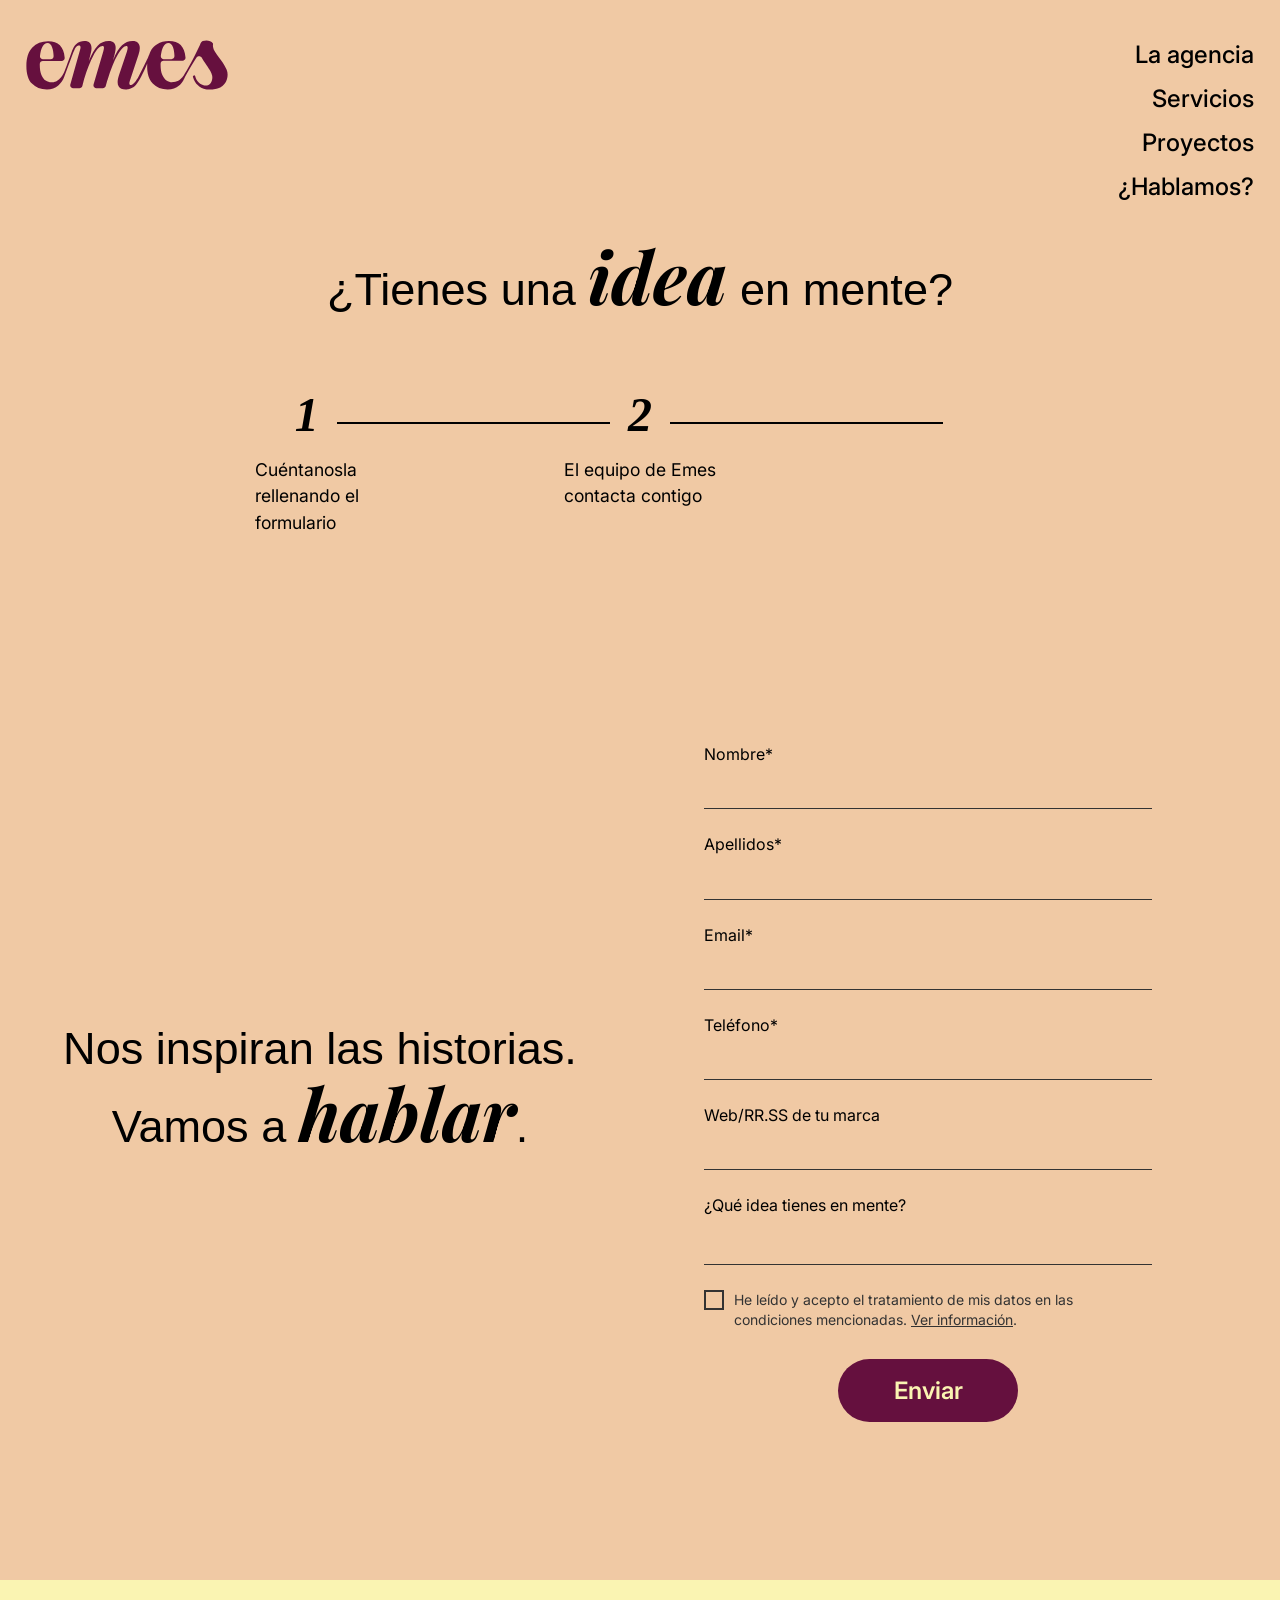
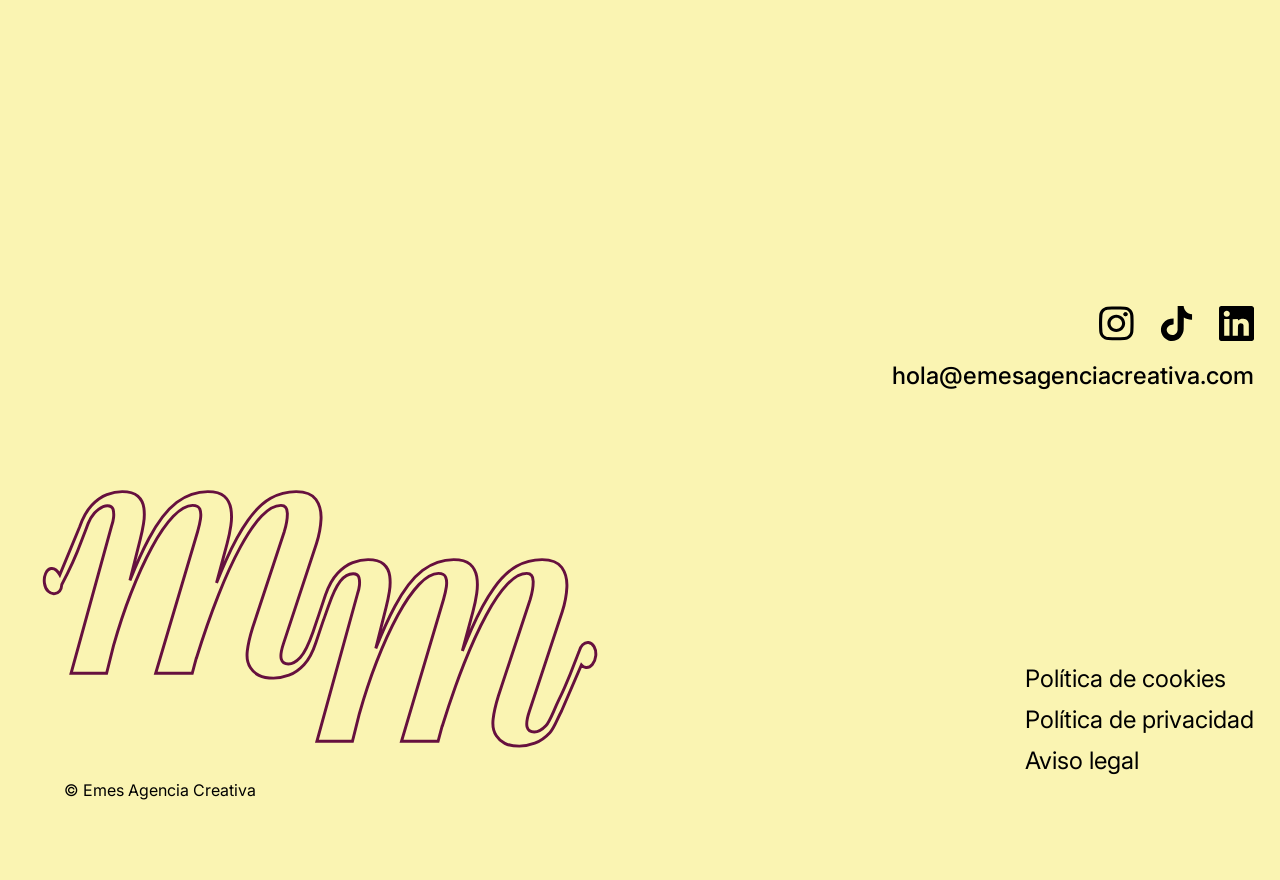
<file: contacto/index.html>
<!DOCTYPE html>
<html lang="es">

<head>
    <meta charset="UTF-8">
    <meta name="viewport" content="width=device-width, initial-scale=1.0">
    <title>Emes Agencia Creativa - Contacto</title>
    <link rel="preconnect" href="https://fonts.googleapis.com">
    <link rel="preconnect" href="https://fonts.gstatic.com" crossorigin>
    <link
        href="https://fonts.googleapis.com/css2?family=Inter:wght@100..900&family=Playfair+Display:ital,wght@0,400..900;1,400..900&display=swap"
        rel="stylesheet">
    <link href="https://api.fontshare.com/v2/css?f[]=excon@1,2&display=swap" rel="stylesheet">
    <link rel="stylesheet" href="estilo-contacto.css">
    <link rel="stylesheet" href="../estilo.css">
</head>

<body>
    <header class="header">
        <nav class="nav-container" id="main-nav">
            <h1 class="header__logo">
                <a href="../index.html" aria-label="Emes Agencia Creativa - inicio">
                    <?xml version="1.0" encoding="UTF-8"?>
                    <svg id="svg-emes" data-name="Capa 1" xmlns="http://www.w3.org/2000/svg" viewBox="0 0 265.86 65.79"
                        class="emes-logo-svg vertical-align">
                        <defs>
                            <style>
                                .logo-emes {
                                    fill: #66103e;
                                }
                            </style>
                        </defs>
                        <path class="logo-emes"
                            d="M264.21,39.66v-.12c-1.44-3.66-4.04-8.09-7.8-13.31l-2.72-3.62c-3.07-4.04-5.23-7.33-6.48-9.89-.31-.64-.76-1.99-1.08-3.75-.47-2.64.33-3.66-.31-4.66-2.44-3.87-8.82-4.66-13.31-2.93-1.08.42-2.81,2.23-3.65,5.11-9.07,19.13-16.88,33.25-21.14,39.73-.57.88-4.19,6.26-9.12,8.18-3.12,1.22-6.31,1.16-6.31,1.16-2.65,0-5.12-.78-7.42-2.34-2.3-1.55-4.17-4.05-5.61-7.47-1.44-3.42-2.16-7.71-2.16-12.86,0-.56,0-1.08,0-1.58.02-2.17,1.78-3.91,3.95-3.91h24.89c2.31,0,4.13-1.98,3.94-4.29-1.15-14.44-8.42-21.65-21.8-21.65-6,0-11.17,1.35-15.52,4.02-2.99,1.84-4.83,3.84-5.28,4.34-3.45,3.78-4.09,6.99-6.69,13.21-.13.31-.27.63-.27.63-.21.44-.41.82-.57,1.12-1.55,3.23-3.14,6.47-4.76,9.72-2.65,5.35-5.31,10.6-7.99,15.76-.03.06-.06.12-.1.18-.56.94-5.39,8.9-8.7,8.9-1.01,0-1.55-.5-1.55-.5-.44-.41-.67-1.06-.67-1.96,0-.78.24-1.91.71-3.38l11.45-34.47c1.08-3.11,1.63-5.96,1.63-8.53,0-2.81-.78-5.03-2.34-6.66-1.55-1.63-3.97-2.46-7.24-2.46-5.23,0-9.84,1.87-13.85,5.61-4.01,3.74-7.97,10.24-11.86,19.52l2.1-7.47c.94-3.5,1.4-6.35,1.4-8.53,0-6.08-3.08-9.12-9.22-9.12-5.61,0-10.43,2.03-14.42,6.08-4.01,4.05-7.93,10.83-11.75,20.33l2.57-10.05c.71-2.65,1.06-4.98,1.06-7.02,0-2.81-.74-5.06-2.22-6.78-1.48-1.71-3.89-2.57-7.24-2.57-1.99,0-3.85.31-5.61.94-1.94.69-3.27,1.58-3.68,1.87-2.9,2.01-4.43,4.65-5.17,6.24-.51.98-.98,2.05-1.4,3.21l-3.15,8.88c-.6,1.59-2.21,5.92-4.39,11.75-2.46,6.56-3.72,9.89-5.74,12.84-.5.73-4.1,5.93-8.05,7.45-1.78.68-5.02,1.15-6.15,1.15h-.09c-2.65,0-5.12-.78-7.42-2.34-2.3-1.55-4.17-4.05-5.61-7.47-1.44-3.42-2.16-7.71-2.16-12.86,0-.56,0-1.08,0-1.58.02-2.17,1.78-3.91,3.95-3.91h24.89c2.31,0,4.13-1.98,3.94-4.29C49.77,8.82,42.51,1.61,29.13,1.61c-8.65,0-15.59,2.78-20.8,8.35C3.1,15.52.5,23.57.5,34.09s2.43,18.06,7.3,23.31c4.87,5.25,11.43,7.89,19.69,7.89,6,0,11-1.78,15.01-5.32,3.62-3.2,6.22-7.02,7.84-11.45.68-1.86,3.89-10.52,9.63-26l2.22-5.96c.57-1.32.95-2.22,1.52-3.55l.33-.73c.24-.55.31-.74.44-1.03,0,0,.26-.58.97-1.48.2-.25.36-.42.4-.47,1.66-1.83,2.95-2.16,3.8-2.16,1.4,0,2.1.82,2.1,2.46,0,.93-.2,2.06-.59,3.38l-12.84,45.45c-.71,2.52,1.18,5.03,3.8,5.03h8.19c1.8,0,3.38-1.22,3.83-2.96l2.28-8.83v.12c3.89-13.01,8.05-23.56,12.44-31.67,4.4-8.1,8.35-12.15,11.86-12.15,1.24,0,1.87.74,1.87,2.22,0,1.16-.31,2.77-.94,4.8l-12.77,43.42c-.74,2.53,1.15,5.07,3.79,5.07h8.43c1.77,0,3.33-1.18,3.8-2.89l2.24-7.99v.35c4.52-14.65,9.02-25.81,13.5-33.48,4.48-7.67,8.31-11.51,11.51-11.51,1.08,0,1.63.78,1.63,2.34,0,1.1-.31,2.65-.94,4.68l-10.52,31.55c-1.16,3.5-1.75,6.55-1.75,9.12,0,2.18.43,3.93,1.28,5.25,1.71,2.81,4.83,4.21,9.34,4.21.61,0,1.61,0,2.87-.21,0,0,2.89-.46,5.67-2,4.04-2.22,6.87-5.51,11.89-15.03,2.3-4.36,5.11-10.1,7.93-17.05-.04.68-.1,1.79-.1,3.18,0,4.59.01,15.44,7.3,23.31,4.87,5.25,11.43,7.89,19.69,7.89,6,0,11-1.78,15.01-5.32.89-.78,3.24-2.86,5.37-6.32,1.18-1.89,1.8-3.44,1.96-3.79,1.23-2.88,5.4-10.26,15.61-26.62,1.61-2.58,5.4-2.52,6.91.12,1.35,2.37,3.38,5.57,6.11,9.59,2.31,3.37,4.02,5.97,5.13,7.83,1.11,1.84,1.89,3.83,2.36,5.93.47,2.12.37,4.32-.31,6.64-.51,1.76-1.48,4.49-4.39,5.92-2.72,1.32-5.58.71-6.57.44-3.65-.97-5.91-3.18-6.98-4.34-2.45-2.65-3.51-5.57-3.98-7.57-.19-.8-.99-1.29-1.79-1.14-.01,0-.02,0-.03,0-.85.17-1.41,1-1.21,1.84.26,1.11.65,2.35,1.21,3.66,1.2,2.84,2.77,4.9,3.97,6.26.77.8,2.55,2.52,4.76,3.89,1.23.76,2.38,1.28,2.69,1.42,1.11.48,1.78.71,2.65.91,2.85.72,8.58,1.14,14.12,0,1.89-.39,5.5-.93,9.45-3.99,2.86-2.21,4.82-5.13,5.88-8.78,1.31-4.47,1.23-8.52-.22-12.16ZM177.42,20.76c.6-5.04,1.62-8.93,3.05-11.65h-.01c1.83-3.46,4.14-5.2,6.95-5.2s4.77,2.01,6.14,6.02c1.04,3.07,1.64,6.77,1.79,11.1.08,2.26-1.69,4.15-3.95,4.15h-10.05c-2.36,0-4.21-2.07-3.93-4.42ZM18.39,20.89c.6-5.04,1.62-8.93,3.05-11.65h-.01c1.83-3.46,4.14-5.2,6.95-5.2s4.77,2.01,6.14,6.02c1.04,3.07,1.64,6.77,1.79,11.1.08,2.26-1.69,4.15-3.95,4.15h-10.05c-2.36,0-4.21-2.07-3.93-4.42Z" />
                    </svg>
                    <span class="visually-hidden">Emes Agencia Creativa</span>
                </a>
            </h1>
    
            <input type="checkbox" id="menu-toggle" class="menu-checkbox">
    
            <label for="menu-toggle" class="nav__burguer" aria-label="Abrir menú">
                <span></span>
                <span></span>
                <span></span>
            </label>
    
            <div class="header__menu">
                <ul class="header__menu_list">
                    <li><a href="../la-agencia/index.html">La agencia</a></li>
                    <li><a href="../servicios/index.html">Servicios</a></li>
                    <li><a href="../proyectos/index.html">Proyectos</a></li>
                    <li><a href="../contacto/index.html">¿Hablamos?</a></li>
                </ul>
            </div>
    
            <!-- OVERLAY MENÚ HAMBURGUESA -->
            <div class="menu__overlay">
    
                <div class="menu__overlay_header">
                    <?xml version="1.0" encoding="UTF-8"?>
                    <svg id="svg-emes-contorno" data-name="Capa 1" xmlns="http://www.w3.org/2000/svg"
                        viewBox="0 0 265.86 65.79" class="emes-logo-svg">
                        <defs>
                            <style>
                                .cls-1 {
                                    fill: none;
                                    stroke: #66103e;
                                    stroke-miterlimit: 10;
                                }
                            </style>
                        </defs>
                        <path class="cls-1"
                            d="M264.21,39.66v-.12c-1.44-3.66-4.04-8.09-7.8-13.31l-2.72-3.62c-3.07-4.04-5.23-7.33-6.48-9.89-.31-.64-.76-1.99-1.08-3.75-.47-2.64.33-3.66-.31-4.66-2.44-3.87-8.82-4.66-13.31-2.93-1.08.42-2.81,2.23-3.65,5.11-9.07,19.13-16.88,33.25-21.14,39.73-.57.88-4.19,6.26-9.12,8.18-3.12,1.22-6.31,1.16-6.31,1.16-2.65,0-5.12-.78-7.42-2.34-2.3-1.55-4.17-4.05-5.61-7.47-1.44-3.42-2.16-7.71-2.16-12.86,0-.56,0-1.08,0-1.58.02-2.17,1.78-3.91,3.95-3.91h24.89c2.31,0,4.13-1.98,3.94-4.29-1.15-14.44-8.42-21.65-21.8-21.65-6,0-11.17,1.35-15.52,4.02-2.99,1.84-4.83,3.84-5.28,4.34-3.45,3.78-4.09,6.99-6.69,13.21-.13.31-.27.63-.27.63-.21.44-.41.82-.57,1.12-1.55,3.23-3.14,6.47-4.76,9.72-2.65,5.35-5.31,10.6-7.99,15.76-.03.06-.06.12-.1.18-.56.94-5.39,8.9-8.7,8.9-1.01,0-1.55-.5-1.55-.5-.44-.41-.67-1.06-.67-1.96,0-.78.24-1.91.71-3.38l11.45-34.47c1.08-3.11,1.63-5.96,1.63-8.53,0-2.81-.78-5.03-2.34-6.66-1.55-1.63-3.97-2.46-7.24-2.46-5.23,0-9.84,1.87-13.85,5.61-4.01,3.74-7.97,10.24-11.86,19.52l2.1-7.47c.94-3.5,1.4-6.35,1.4-8.53,0-6.08-3.08-9.12-9.22-9.12-5.61,0-10.43,2.03-14.42,6.08-4.01,4.05-7.93,10.83-11.75,20.33l2.57-10.05c.71-2.65,1.06-4.98,1.06-7.02,0-2.81-.74-5.06-2.22-6.78-1.48-1.71-3.89-2.57-7.24-2.57-1.99,0-3.85.31-5.61.94-1.94.69-3.27,1.58-3.68,1.87-2.9,2.01-4.43,4.65-5.17,6.24-.51.98-.98,2.05-1.4,3.21l-3.15,8.88c-.6,1.59-2.21,5.92-4.39,11.75-2.46,6.56-3.72,9.89-5.74,12.84-.5.73-4.1,5.93-8.05,7.45-1.78.68-5.02,1.15-6.15,1.15h-.09c-2.65,0-5.12-.78-7.42-2.34-2.3-1.55-4.17-4.05-5.61-7.47-1.44-3.42-2.16-7.71-2.16-12.86,0-.56,0-1.08,0-1.58.02-2.17,1.78-3.91,3.95-3.91h24.89c2.31,0,4.13-1.98,3.94-4.29C49.77,8.82,42.51,1.61,29.13,1.61c-8.65,0-15.59,2.78-20.8,8.35C3.1,15.52.5,23.57.5,34.09s2.43,18.06,7.3,23.31c4.87,5.25,11.43,7.89,19.69,7.89,6,0,11-1.78,15.01-5.32,3.62-3.2,6.22-7.02,7.84-11.45.68-1.86,3.89-10.52,9.63-26l2.22-5.96c.57-1.32.95-2.22,1.52-3.55l.33-.73c.24-.55.31-.74.44-1.03,0,0,.26-.58.97-1.48.2-.25.36-.42.4-.47,1.66-1.83,2.95-2.16,3.8-2.16,1.4,0,2.1.82,2.1,2.46,0,.93-.2,2.06-.59,3.38l-12.84,45.45c-.71,2.52,1.18,5.03,3.8,5.03h8.19c1.8,0,3.38-1.22,3.83-2.96l2.28-8.83v.12c3.89-13.01,8.05-23.56,12.44-31.67,4.4-8.1,8.35-12.15,11.86-12.15,1.24,0,1.87.74,1.87,2.22,0,1.16-.31,2.77-.94,4.8l-12.77,43.42c-.74,2.53,1.15,5.07,3.79,5.07h8.43c1.77,0,3.33-1.18,3.8-2.89l2.24-7.99v.35c4.52-14.65,9.02-25.81,13.5-33.48,4.48-7.67,8.31-11.51,11.51-11.51,1.08,0,1.63.78,1.63,2.34,0,1.1-.31,2.65-.94,4.68l-10.52,31.55c-1.16,3.5-1.75,6.55-1.75,9.12,0,2.18.43,3.93,1.28,5.25,1.71,2.81,4.83,4.21,9.34,4.21.61,0,1.61,0,2.87-.21,0,0,2.89-.46,5.67-2,4.04-2.22,6.87-5.51,11.89-15.03,2.3-4.36,5.11-10.1,7.93-17.05-.04.68-.1,1.79-.1,3.18,0,4.59.01,15.44,7.3,23.31,4.87,5.25,11.43,7.89,19.69,7.89,6,0,11-1.78,15.01-5.32.89-.78,3.24-2.86,5.37-6.32,1.18-1.89,1.8-3.44,1.96-3.79,1.23-2.88,5.4-10.26,15.61-26.62,1.61-2.58,5.4-2.52,6.91.12,1.35,2.37,3.38,5.57,6.11,9.59,2.31,3.37,4.02,5.97,5.13,7.83,1.11,1.84,1.89,3.83,2.36,5.93.47,2.12.37,4.32-.31,6.64-.51,1.76-1.48,4.49-4.39,5.92-2.72,1.32-5.58.71-6.57.44-3.65-.97-5.91-3.18-6.98-4.34-2.45-2.65-3.51-5.57-3.98-7.57-.19-.8-.99-1.29-1.79-1.14-.01,0-.02,0-.03,0-.85.17-1.41,1-1.21,1.84.26,1.11.65,2.35,1.21,3.66,1.2,2.84,2.77,4.9,3.97,6.26.77.8,2.55,2.52,4.76,3.89,1.23.76,2.38,1.28,2.69,1.42,1.11.48,1.78.71,2.65.91,2.85.72,8.58,1.14,14.12,0,1.89-.39,5.5-.93,9.45-3.99,2.86-2.21,4.82-5.13,5.88-8.78,1.31-4.47,1.23-8.52-.22-12.16ZM177.42,20.76c.6-5.04,1.62-8.93,3.05-11.65h-.01c1.83-3.46,4.14-5.2,6.95-5.2s4.77,2.01,6.14,6.02c1.04,3.07,1.64,6.77,1.79,11.1.08,2.26-1.69,4.15-3.95,4.15h-10.05c-2.36,0-4.21-2.07-3.93-4.42ZM18.39,20.89c.6-5.04,1.62-8.93,3.05-11.65h-.01c1.83-3.46,4.14-5.2,6.95-5.2s4.77,2.01,6.14,6.02c1.04,3.07,1.64,6.77,1.79,11.1.08,2.26-1.69,4.15-3.95,4.15h-10.05c-2.36,0-4.21-2.07-3.93-4.42Z" />
                    </svg>
                </div>
    
                <nav class="menu__overlay_nav">
                    <ul class="menu__overlay_nav_list">
                        <li><a href="../la-agencia/index.html">La agencia</a></li>
                        <li><a href="../servicios/index.html">Servicios</a></li>
                        <li><a href="../proyectos/index.html">Proyectos</a></li>
                        <li><a href="../contacto/index.html">¿Hablamos?</a></li>
                    </ul>
                </nav>
    
                <div class="menu__overlay_footer">
                    <?xml version="1.0" encoding="UTF-8"?>
                    <svg id="svg-mm-contorno" data-name="Capa 1" xmlns="http://www.w3.org/2000/svg"
                        viewBox="0 0 200.99 90.3" class="logo-mm-contorno__footer">
                        <defs>
                            <style>
                                .cls-1 {
                                    fill: none;
                                    stroke: #66103e;
                                    stroke-miterlimit: 10;
                                }
                            </style>
                        </defs>
                        <path class="cls-1"
                            d="M192.12,53.21c-1.42-.15-2.76,1.22-3.22,3.16-1.03,2.36-2.73,7.93-6.84,16.38-2.03,4.17-3.01,7.31-4.39,8.79-1.39,1.48-2.73,2.23-4.04,2.23s-2.12-.55-2.43-1.64c-.31-1.09-.08-2.81.69-5.16l11.32-34.35c.92-2.89,1.44-5.67,1.56-8.32.12-2.66-.46-4.88-1.73-6.68-1.27-1.8-3.52-2.7-6.76-2.7s-6.07.76-8.72,2.29c-2.66,1.52-5.24,4.03-7.74,7.5-2.5,3.48-5.03,8.09-7.57,13.83-1.02,2.31-2.08,4.84-3.16,7.58l3.63-13.5c.54-2.03.96-4.08,1.27-6.15.31-2.07.31-3.99,0-5.74-.31-1.76-1.06-3.16-2.25-4.22-1.2-1.06-3.06-1.58-5.6-1.58-3.85,0-7.39,1.23-10.63,3.69-3.24,2.46-6.4,6.56-9.48,12.31-2.08,3.87-4.24,8.66-6.49,14.32l3.49-13.91c.46-1.8.85-3.63,1.15-5.51.31-1.88.35-3.65.12-5.33-.23-1.68-.92-3.03-2.08-4.05-1.15-1.01-2.93-1.52-5.31-1.52-1.69,0-3.45.35-5.26,1.05-1.81.7-3.52,1.92-5.14,3.63-1.62,1.72-3,4.18-4.16,7.38l-2.58,7.74h-.01l-1.62,4.81c-1.54,4.38-3.01,7.31-4.39,8.79-1.39,1.48-2.73,2.23-4.04,2.23s-2.12-.55-2.43-1.64c-.31-1.09-.08-2.81.69-5.16l11.32-34.35c.92-2.89,1.44-5.67,1.56-8.32.12-2.66-.46-4.88-1.73-6.68-1.27-1.8-3.52-2.7-6.76-2.7s-6.07.76-8.72,2.29c-2.66,1.52-5.24,4.03-7.74,7.5-2.5,3.48-5.03,8.09-7.57,13.83-1.02,2.31-2.08,4.84-3.16,7.58l3.63-13.5c.54-2.03.96-4.08,1.27-6.15.31-2.07.31-3.99,0-5.74-.31-1.76-1.06-3.16-2.25-4.22-1.2-1.06-3.06-1.58-5.6-1.58-3.85,0-7.39,1.23-10.63,3.69-3.24,2.46-6.4,6.56-9.48,12.31-2.08,3.87-4.24,8.66-6.49,14.32l3.49-13.91c.46-1.8.85-3.63,1.15-5.51.31-1.88.35-3.65.12-5.33-.23-1.68-.92-3.03-2.08-4.05-1.15-1.01-2.93-1.52-5.31-1.52-1.69,0-3.45.35-5.26,1.05-1.81.7-3.52,1.92-5.14,3.63-1.62,1.72-3,4.18-4.16,7.38l-6.76,16.34c-.69-1.26-1.85-2.3-2.96-2.14-1.63.23-2.61,2.62-2.28,5,.33,2.38,1.92,3.79,3.55,3.55,1.32-.19,2.25-1.3,2.38-3.11,4.91-9.22,6.19-13.57,7.1-15.9.84-2.15,1.16-2.99,1.9-4.96.3-.8.98-2.17,2.15-3.53,0,0,2.2-2.52,4.39-2.52,1.08,0,1.73.41,1.96,1.23.23.82.29,1.76.17,2.81-.12,1.06-.33,1.98-.64,2.76l-13.87,50.41h12.13l2.36-9.4c1.79-6.35,3.75-12.29,5.9-17.79,2.35-6.02,4.76-11.29,7.22-15.82,2.46-4.53,4.89-8.05,7.28-10.55,2.39-2.5,4.58-3.75,6.59-3.75,1.31,0,2.14.43,2.48,1.29.35.86.42,1.95.23,3.28-.19,1.33-.52,2.77-.98,4.34l-14.33,48.41h12.48l1.43-5.32-.04.28c2.46-7.97,4.97-15.16,7.51-21.57,2.54-6.41,5.06-11.92,7.57-16.53,2.5-4.61,4.91-8.13,7.22-10.55,2.31-2.42,4.51-3.63,6.59-3.63,1.46,0,2.2.92,2.2,2.75s-.35,3.89-1.04,6.15l-10.86,32.94c-.92,2.97-1.52,5.61-1.79,7.91-.27,2.31.1,4.2,1.1,5.69.69,1.1,1.66,1.95,2.89,2.58,1.23.62,2.89.94,4.97.94,1.69,0,3.45-.33,5.26-1s3.52-1.85,5.14-3.58c1.62-1.72,2.96-4.22,4.04-7.5l2.57-7.62h.02l1.73-4.92c1.39-3.99,2.73-6.82,4.04-8.5,1.31-1.68,2.77-2.52,4.39-2.52,1.08,0,1.73.41,1.96,1.23.23.82.29,1.76.17,2.81-.12,1.06-.33,1.98-.64,2.76l-13.87,50.41h12.13l2.36-9.4c1.79-6.35,3.75-12.29,5.9-17.79,2.35-6.02,4.76-11.29,7.22-15.82,2.46-4.53,4.89-8.05,7.28-10.55,2.39-2.5,4.58-3.75,6.59-3.75,1.31,0,2.14.43,2.48,1.29.35.86.42,1.95.23,3.28-.19,1.33-.52,2.77-.98,4.34l-14.33,48.41h12.48l1.43-5.32-.04.28c2.46-7.97,4.97-15.16,7.51-21.57,2.54-6.41,5.06-11.92,7.57-16.53,2.5-4.61,4.91-8.13,7.22-10.55,2.31-2.42,4.51-3.63,6.59-3.63,1.46,0,2.2.92,2.2,2.75s-.35,3.89-1.04,6.15l-10.86,32.94c-.92,2.97-1.52,5.61-1.79,7.91-.27,2.31.1,4.2,1.1,5.69.69,1.1,1.66,1.95,2.89,2.58,1.23.62,2.89.94,4.97.94,1.69,0,3.45-.33,5.26-1s3.52-1.85,5.14-3.58c1.62-1.72,2.35-4.35,4.04-7.5l6.74-15.61c.42.49.94.81,1.53.87,1.62.17,3.12-1.61,3.36-3.98.24-2.36-.88-4.41-2.5-4.58Z" />
                    </svg>
    
                    <div class="footer__items">
                        <div class="footer__social-icons">
                            <a href="#" aria-label="Instagram">
                                <svg width="44" height="43" viewBox="0 0 44 43" fill="none"
                                    xmlns="http://www.w3.org/2000/svg">
                                    <path
                                        d="M31.9839 42.2702C24.9396 42.6569 18.2015 42.6569 11.4635 42.2702C5.20669 41.8835 0.612551 37.4577 0.262522 31.3562C-0.0875074 24.6961 -0.0875074 18.1649 0.262522 11.4618C0.525044 5.66109 4.8129 0.891594 10.6759 0.418942C18.0703 -0.139647 25.1584 -0.139647 32.5527 0.418942C38.6345 0.848626 43.0536 5.70406 43.3162 11.6767C43.5787 18.3368 43.5787 24.6961 43.2286 31.3562C42.9224 37.3288 38.4157 42.0124 32.0277 42.3131L31.9839 42.2702ZM32.1152 38.403C36.4906 38.1452 39.1158 34.7507 39.3345 30.8406C39.6846 24.3953 39.6846 18.1219 39.3345 11.6337C39.1158 7.80951 36.5343 4.58688 32.509 4.24313C25.1584 3.64157 17.9828 3.5986 10.6759 4.2861C7.26311 4.62985 4.68165 7.29389 4.37537 10.6884C3.71906 17.7352 3.76282 24.6961 4.37537 31.7429C4.68165 35.4382 7.6569 38.1452 11.4197 38.403C18.289 38.8327 25.0709 38.8757 32.1589 38.403H32.1152Z"
                                        fill="black" />
                                    <path
                                        d="M35.9217 9.91453C35.9217 8.49657 34.7404 7.37939 33.3403 7.37939C31.9401 7.37939 30.7588 8.49657 30.7588 9.91453C30.7588 11.3325 31.9401 12.4497 33.3403 12.4497C34.7404 12.4497 35.9217 11.3325 35.9217 9.91453Z"
                                        fill="black" />
                                    <path
                                        d="M32.8593 21.3017C32.8593 27.3172 27.8714 32.2156 21.7021 32.2156C15.5328 32.2156 10.5449 27.3172 10.5449 21.3017C10.5449 15.2861 15.5328 10.3877 21.7021 10.3877C27.8714 10.3877 32.8593 15.2861 32.8593 21.3017ZM28.9652 21.2587C28.9652 17.3486 25.7275 14.1689 21.7459 14.1689C17.7643 14.1689 14.5265 17.3486 14.5265 21.2587C14.5265 25.1688 17.7643 28.3485 21.7459 28.3485C25.7275 28.3485 28.9652 25.1688 28.9652 21.2587Z"
                                        fill="black" />
                                    <path
                                        d="M33.3403 12.4497C34.766 12.4497 35.9217 11.3146 35.9217 9.91453C35.9217 8.51441 34.766 7.37939 33.3403 7.37939C31.9146 7.37939 30.7588 8.51441 30.7588 9.91453C30.7588 11.3146 31.9146 12.4497 33.3403 12.4497Z"
                                        fill="black" />
                                </svg>
                            </a>
    
                            <a href="#" aria-label="TikTok">
                                <svg width="40" height="45" viewBox="0 0 40 45" fill="none"
                                    xmlns="http://www.w3.org/2000/svg">
                                    <path
                                        d="M9.56337 44.2223C5.0396 42.7078 2.05306 38.9866 0.867215 35.4817C-0.757829 30.7219 -0.0990411 25.8757 2.84361 22.1111C6.04977 18.0005 10.9688 16.2264 16.2832 16.1831V23.5823C13.7797 24.2747 11.2763 24.7074 9.47555 26.2218C6.22546 28.9911 7.05993 33.7941 10.3539 36.0442C12.5499 37.5154 15.1852 37.9481 17.6447 36.7365C19.4893 35.8278 21.4218 33.1451 21.4218 30.4623L21.5096 0H29.1518C29.8984 5.92804 33.7633 10.3416 40 10.4714V17.7408C36.135 18.0437 33.0167 16.7456 29.4153 14.885L29.2396 29.7267C29.2396 33.5778 27.5267 37.2558 25.0233 40.0683C21.2022 44.3521 15.273 46.1262 9.56337 44.2656V44.2223Z"
                                        fill="black" />
                                </svg>
                            </a>
    
                            <a href="#" aria-label="LinkedIn">
                                <svg width="43" height="43" viewBox="0 0 43 43" fill="none"
                                    xmlns="http://www.w3.org/2000/svg">
                                    <path
                                        d="M40.223 42.9566H2.73362C1.30174 42.9566 0 41.5247 0 40.1362V3.25429C0 1.34511 1.04141 0.347124 2.95059 0H39.8759C41.3945 0 43 1.30172 43 2.82038V40.1362C43 41.3946 41.8719 43 40.2664 43L40.223 42.9566ZM13.2775 9.5893C13.2775 7.54995 11.5853 5.85772 9.54596 5.85772C7.50661 5.85772 5.81438 7.50656 5.81438 9.5893C5.81438 11.672 7.50661 13.3209 9.54596 13.3209C11.5853 13.3209 13.2775 11.672 13.2775 9.5893ZM23.3007 24.776C23.3007 22.6932 25.0363 21.4349 26.5984 21.3047C28.0737 21.218 30.113 22.2593 30.113 24.0817L30.1998 36.6216H36.665L36.6216 22.6499C36.6216 18.7447 33.888 15.9243 30.0696 15.5772C27.553 15.3602 25.3401 16.1847 23.6044 17.8769L22.9536 16.0545L16.8355 16.1413V36.665H23.1706L23.3007 24.776ZM12.8002 16.0545H6.37841V36.665H12.8002V16.0545Z"
                                        fill="black" />
                                </svg>
                            </a>
                        </div>
    
                        <p class="footer__copyright">© Emes Agencia Creativa</p>
                    </div>
                </div>
    
            </div>
    
        </nav>
    </header>

    <section id="contacto-idea" class="contacto-infografia">
        <div class="title-info">
            <h2 class="titulo1-excon">¿Tienes una <span class="titulo2-playfair">idea</span> en mente?</h2>
        </div>
    
        <div class="steps-container">
            <div class="step step-1">
                <div class="step-number">1</div>
                <p class="step-text">Cuéntanosla<br>rellenando el<br>formulario</p>
            </div>
    
            <div class="line-container line-1-2">
                <div class="line-fill"></div>
            </div>
    
            <div class="step step-2">
                <div class="step-number">2</div>
                <p class="step-text">El equipo de Emes<br>contacta contigo</p>
            </div>
    
            <div class="line-container line-2-3">
                <div class="line-fill"></div>
            </div>
    
            <div class="step step-3">
                <div class="step-number">3</div>
                <p class="step-text">¡Manos a la obra!<br>Vamos a hacer<br>realidad tu idea</p>
            </div>
        </div>
    </section>
    
    <main class="contacto-section">
        <div class="contacto-intro">
            <h2 class="titulo1-excon">Nos inspiran las historias.<br>Vamos a <span
                    class="titulo2-playfair">hablar</span>.</h2>
        </div>

        <form class="contacto-form" id="contacto-form" action="#" method="POST">

            <fieldset>
                <legend class="sr-only">Tus datos de contacto</legend>

                <div class="form-group">
                    <label for="nombre">Nombre*</label>
                    <input type="text" id="nombre" name="nombre" required>
                </div>

                <div class="form-group">
                    <label for="apellidos">Apellidos*</label>
                    <input type="text" id="apellidos" name="apellidos" required>
                </div>

                <div class="form-group">
                    <label for="email">Email*</label>
                    <input type="email" id="email" name="email" required>
                </div>

                <div class="form-group">
                    <label for="telefono">Teléfono*</label>
                    <input type="tel" id="telefono" name="telefono" required>
                </div>

                <div class="form-group">
                    <label for="web-rrss">Web/RR.SS de tu marca</label>
                    <input type="text" id="web-rrss" name="web-rrss">
                </div>

                <div class="form-group textarea-group">
                    <label for="idea">¿Qué idea tienes en mente?</label>
                    <textarea id="idea" name="idea" rows="1"></textarea>
                </div>
            </fieldset>

            <div class="politica-group">
                <input type="checkbox" id="politica" name="politica" required>
                <label for="politica">He leído y acepto el tratamiento de mis datos en las condiciones mencionadas. <a
                        href="../uso de datos/politica privacidad/index.html">Ver información</a>.</label>
            </div>

            <div class="form-actions">
                <button type="submit" class="btn">Enviar</button>
            </div>
        </form>

        <!-- Mensaje de agradecimiento (oculto por defecto) -->
        <div id="thank-you-message" class="thank-you" style="display: none;">
            <h2 class="titulo2-playfair">¡Historia recibida!</h2>
            <div class="thank-you-text">
                <p>Gracias por confiar en nosotras.</p>
                <p>Hemos recibido tus datos y pronto nos pondremos en contacto contigo para empezar a crear.</p>
            </div>
            
        </div>

    </main>

    <!-- FOOTER MÓVIL -->
    <footer class="footer-mobile">
        <div class="footer-mobile__top">
            <a href="mailto:hola@emesagenciacreativa.com" class="footer-mobile__email">hola@emesagenciacreativa.com</a>
    
            <!-- nav semántico para los links legales, usamos nav porque es un grupo de enlaces de navegación pero se diferencia del nav principal del header con aria label-->
            <nav class="footer-mobile__legal" aria-label="Enlaces legales">
                <a href="../../uso de datos/cookies/index.html">Política de cookies</a>
                <a href="../../uso de datos/politica privacidad/index.html">Política de privacidad</a>
                <a href="../../uso de datos/aviso legal/index.html">Aviso legal</a>
            </nav>
        </div>
        <div class="footer-mobile__bottom">
            <!-- SVG de logo-mm-contorno -->
            <?xml version="1.0" encoding="UTF-8"?>
            <svg id="svg-mm-contorno" data-name="Capa 1" xmlns="http://www.w3.org/2000/svg" viewBox="0 0 200.99 90.3"
                class="logo-mm-contorno__footer">
                <defs>
                    <style>
                        .cls-1 {
                            fill: none;
                            stroke: #66103e;
                            stroke-miterlimit: 10;
                        }
                    </style>
                </defs>
                <path class="cls-1"
                    d="M192.12,53.21c-1.42-.15-2.76,1.22-3.22,3.16-1.03,2.36-2.73,7.93-6.84,16.38-2.03,4.17-3.01,7.31-4.39,8.79-1.39,1.48-2.73,2.23-4.04,2.23s-2.12-.55-2.43-1.64c-.31-1.09-.08-2.81.69-5.16l11.32-34.35c.92-2.89,1.44-5.67,1.56-8.32.12-2.66-.46-4.88-1.73-6.68-1.27-1.8-3.52-2.7-6.76-2.7s-6.07.76-8.72,2.29c-2.66,1.52-5.24,4.03-7.74,7.5-2.5,3.48-5.03,8.09-7.57,13.83-1.02,2.31-2.08,4.84-3.16,7.58l3.63-13.5c.54-2.03.96-4.08,1.27-6.15.31-2.07.31-3.99,0-5.74-.31-1.76-1.06-3.16-2.25-4.22-1.2-1.06-3.06-1.58-5.6-1.58-3.85,0-7.39,1.23-10.63,3.69-3.24,2.46-6.4,6.56-9.48,12.31-2.08,3.87-4.24,8.66-6.49,14.32l3.49-13.91c.46-1.8.85-3.63,1.15-5.51.31-1.88.35-3.65.12-5.33-.23-1.68-.92-3.03-2.08-4.05-1.15-1.01-2.93-1.52-5.31-1.52-1.69,0-3.45.35-5.26,1.05-1.81.7-3.52,1.92-5.14,3.63-1.62,1.72-3,4.18-4.16,7.38l-2.58,7.74h-.01l-1.62,4.81c-1.54,4.38-3.01,7.31-4.39,8.79-1.39,1.48-2.73,2.23-4.04,2.23s-2.12-.55-2.43-1.64c-.31-1.09-.08-2.81.69-5.16l11.32-34.35c.92-2.89,1.44-5.67,1.56-8.32.12-2.66-.46-4.88-1.73-6.68-1.27-1.8-3.52-2.7-6.76-2.7s-6.07.76-8.72,2.29c-2.66,1.52-5.24,4.03-7.74,7.5-2.5,3.48-5.03,8.09-7.57,13.83-1.02,2.31-2.08,4.84-3.16,7.58l3.63-13.5c.54-2.03.96-4.08,1.27-6.15.31-2.07.31-3.99,0-5.74-.31-1.76-1.06-3.16-2.25-4.22-1.2-1.06-3.06-1.58-5.6-1.58-3.85,0-7.39,1.23-10.63,3.69-3.24,2.46-6.4,6.56-9.48,12.31-2.08,3.87-4.24,8.66-6.49,14.32l3.49-13.91c.46-1.8.85-3.63,1.15-5.51.31-1.88.35-3.65.12-5.33-.23-1.68-.92-3.03-2.08-4.05-1.15-1.01-2.93-1.52-5.31-1.52-1.69,0-3.45.35-5.26,1.05-1.81.7-3.52,1.92-5.14,3.63-1.62,1.72-3,4.18-4.16,7.38l-6.76,16.34c-.69-1.26-1.85-2.3-2.96-2.14-1.63.23-2.61,2.62-2.28,5,.33,2.38,1.92,3.79,3.55,3.55,1.32-.19,2.25-1.3,2.38-3.11,4.91-9.22,6.19-13.57,7.1-15.9.84-2.15,1.16-2.99,1.9-4.96.3-.8.98-2.17,2.15-3.53,0,0,2.2-2.52,4.39-2.52,1.08,0,1.73.41,1.96,1.23.23.82.29,1.76.17,2.81-.12,1.06-.33,1.98-.64,2.76l-13.87,50.41h12.13l2.36-9.4c1.79-6.35,3.75-12.29,5.9-17.79,2.35-6.02,4.76-11.29,7.22-15.82,2.46-4.53,4.89-8.05,7.28-10.55,2.39-2.5,4.58-3.75,6.59-3.75,1.31,0,2.14.43,2.48,1.29.35.86.42,1.95.23,3.28-.19,1.33-.52,2.77-.98,4.34l-14.33,48.41h12.48l1.43-5.32-.04.28c2.46-7.97,4.97-15.16,7.51-21.57,2.54-6.41,5.06-11.92,7.57-16.53,2.5-4.61,4.91-8.13,7.22-10.55,2.31-2.42,4.51-3.63,6.59-3.63,1.46,0,2.2.92,2.2,2.75s-.35,3.89-1.04,6.15l-10.86,32.94c-.92,2.97-1.52,5.61-1.79,7.91-.27,2.31.1,4.2,1.1,5.69.69,1.1,1.66,1.95,2.89,2.58,1.23.62,2.89.94,4.97.94,1.69,0,3.45-.33,5.26-1s3.52-1.85,5.14-3.58c1.62-1.72,2.96-4.22,4.04-7.5l2.57-7.62h.02l1.73-4.92c1.39-3.99,2.73-6.82,4.04-8.5,1.31-1.68,2.77-2.52,4.39-2.52,1.08,0,1.73.41,1.96,1.23.23.82.29,1.76.17,2.81-.12,1.06-.33,1.98-.64,2.76l-13.87,50.41h12.13l2.36-9.4c1.79-6.35,3.75-12.29,5.9-17.79,2.35-6.02,4.76-11.29,7.22-15.82,2.46-4.53,4.89-8.05,7.28-10.55,2.39-2.5,4.58-3.75,6.59-3.75,1.31,0,2.14.43,2.48,1.29.35.86.42,1.95.23,3.28-.19,1.33-.52,2.77-.98,4.34l-14.33,48.41h12.48l1.43-5.32-.04.28c2.46-7.97,4.97-15.16,7.51-21.57,2.54-6.41,5.06-11.92,7.57-16.53,2.5-4.61,4.91-8.13,7.22-10.55,2.31-2.42,4.51-3.63,6.59-3.63,1.46,0,2.2.92,2.2,2.75s-.35,3.89-1.04,6.15l-10.86,32.94c-.92,2.97-1.52,5.61-1.79,7.91-.27,2.31.1,4.2,1.1,5.69.69,1.1,1.66,1.95,2.89,2.58,1.23.62,2.89.94,4.97.94,1.69,0,3.45-.33,5.26-1s3.52-1.85,5.14-3.58c1.62-1.72,2.35-4.35,4.04-7.5l6.74-15.61c.42.49.94.81,1.53.87,1.62.17,3.12-1.61,3.36-3.98.24-2.36-.88-4.41-2.5-4.58Z" />
            </svg>
    
            <div class="footer__social-icons">
                <a href="#" aria-label="Instagram">
                    <!-- SVG de instagram -->
                    <svg width="44" height="43" viewBox="0 0 44 43" fill="none" xmlns="http://www.w3.org/2000/svg">
                        <path
                            d="M31.9839 42.2702C24.9396 42.6569 18.2015 42.6569 11.4635 42.2702C5.20669 41.8835 0.612551 37.4577 0.262522 31.3562C-0.0875074 24.6961 -0.0875074 18.1649 0.262522 11.4618C0.525044 5.66109 4.8129 0.891594 10.6759 0.418942C18.0703 -0.139647 25.1584 -0.139647 32.5527 0.418942C38.6345 0.848626 43.0536 5.70406 43.3162 11.6767C43.5787 18.3368 43.5787 24.6961 43.2286 31.3562C42.9224 37.3288 38.4157 42.0124 32.0277 42.3131L31.9839 42.2702ZM32.1152 38.403C36.4906 38.1452 39.1158 34.7507 39.3345 30.8406C39.6846 24.3953 39.6846 18.1219 39.3345 11.6337C39.1158 7.80951 36.5343 4.58688 32.509 4.24313C25.1584 3.64157 17.9828 3.5986 10.6759 4.2861C7.26311 4.62985 4.68165 7.29389 4.37537 10.6884C3.71906 17.7352 3.76282 24.6961 4.37537 31.7429C4.68165 35.4382 7.6569 38.1452 11.4197 38.403C18.289 38.8327 25.0709 38.8757 32.1589 38.403H32.1152Z"
                            fill="black" />
                        <path
                            d="M35.9217 9.91453C35.9217 8.49657 34.7404 7.37939 33.3403 7.37939C31.9401 7.37939 30.7588 8.49657 30.7588 9.91453C30.7588 11.3325 31.9401 12.4497 33.3403 12.4497C34.7404 12.4497 35.9217 11.3325 35.9217 9.91453Z"
                            fill="black" />
                        <path
                            d="M32.8593 21.3017C32.8593 27.3172 27.8714 32.2156 21.7021 32.2156C15.5328 32.2156 10.5449 27.3172 10.5449 21.3017C10.5449 15.2861 15.5328 10.3877 21.7021 10.3877C27.8714 10.3877 32.8593 15.2861 32.8593 21.3017ZM28.9652 21.2587C28.9652 17.3486 25.7275 14.1689 21.7459 14.1689C17.7643 14.1689 14.5265 17.3486 14.5265 21.2587C14.5265 25.1688 17.7643 28.3485 21.7459 28.3485C25.7275 28.3485 28.9652 25.1688 28.9652 21.2587Z"
                            fill="black" />
                        <path
                            d="M33.3403 12.4497C34.766 12.4497 35.9217 11.3146 35.9217 9.91453C35.9217 8.51441 34.766 7.37939 33.3403 7.37939C31.9146 7.37939 30.7588 8.51441 30.7588 9.91453C30.7588 11.3146 31.9146 12.4497 33.3403 12.4497Z"
                            fill="black" />
                    </svg>
                </a>
    
                <a href="#" aria-label="TikTok">
                    <!-- SVG TikTok -->
                    <svg width="40" height="45" viewBox="0 0 40 45" fill="none" xmlns="http://www.w3.org/2000/svg">
                        <path
                            d="M9.56337 44.2223C5.0396 42.7078 2.05306 38.9866 0.867215 35.4817C-0.757829 30.7219 -0.0990411 25.8757 2.84361 22.1111C6.04977 18.0005 10.9688 16.2264 16.2832 16.1831V23.5823C13.7797 24.2747 11.2763 24.7074 9.47555 26.2218C6.22546 28.9911 7.05993 33.7941 10.3539 36.0442C12.5499 37.5154 15.1852 37.9481 17.6447 36.7365C19.4893 35.8278 21.4218 33.1451 21.4218 30.4623L21.5096 0H29.1518C29.8984 5.92804 33.7633 10.3416 40 10.4714V17.7408C36.135 18.0437 33.0167 16.7456 29.4153 14.885L29.2396 29.7267C29.2396 33.5778 27.5267 37.2558 25.0233 40.0683C21.2022 44.3521 15.273 46.1262 9.56337 44.2656V44.2223Z"
                            fill="black" />
                    </svg>
                </a>
    
                <a href="#" aria-label="LinkedIn">
                    <!-- SVG Linkedin -->
                    <svg width="43" height="43" viewBox="0 0 43 43" fill="none" xmlns="http://www.w3.org/2000/svg">
                        <path
                            d="M40.223 42.9566H2.73362C1.30174 42.9566 0 41.5247 0 40.1362V3.25429C0 1.34511 1.04141 0.347124 2.95059 0H39.8759C41.3945 0 43 1.30172 43 2.82038V40.1362C43 41.3946 41.8719 43 40.2664 43L40.223 42.9566ZM13.2775 9.5893C13.2775 7.54995 11.5853 5.85772 9.54596 5.85772C7.50661 5.85772 5.81438 7.50656 5.81438 9.5893C5.81438 11.672 7.50661 13.3209 9.54596 13.3209C11.5853 13.3209 13.2775 11.672 13.2775 9.5893ZM23.3007 24.776C23.3007 22.6932 25.0363 21.4349 26.5984 21.3047C28.0737 21.218 30.113 22.2593 30.113 24.0817L30.1998 36.6216H36.665L36.6216 22.6499C36.6216 18.7447 33.888 15.9243 30.0696 15.5772C27.553 15.3602 25.3401 16.1847 23.6044 17.8769L22.9536 16.0545L16.8355 16.1413V36.665H23.1706L23.3007 24.776ZM12.8002 16.0545H6.37841V36.665H12.8002V16.0545Z"
                            fill="black" />
                    </svg>
                </a>
            </div>
            <p class="footer__copyright">© Emes Agencia Creativa</p>
        </div>
    </footer>
    
    
    <!-- FOOTER DESKTOP -->
    <footer class="footer-desktop">
        <!-- hacemos dos columnas para facilitar el diseño -->
        <div class="footer-desktop__left">
            <div class="footer-desktop__brand-group">
                <!-- aria-hidden="true" porque es decorativo — el copyright ya identifica la marca, no hace falta que el lector de pantalla lo lea dos veces  -->
    
                <!-- SVG de logo-mm-contorno -->
                <?xml version="1.0" encoding="UTF-8"?>
                <svg id="Capa_1" data-name="Capa 1" xmlns="http://www.w3.org/2000/svg" viewBox="0 0 200.99 90.3"
                    class="footer-desktop__logo">
                    <defs>
                        <style>
                            .cls-1 {
                                fill: none;
                                stroke: #66103e;
                                stroke-miterlimit: 10;
                            }
                        </style>
                    </defs>
                    <path class="cls-1"
                        d="M192.12,53.21c-1.42-.15-2.76,1.22-3.22,3.16-1.03,2.36-2.73,7.93-6.84,16.38-2.03,4.17-3.01,7.31-4.39,8.79-1.39,1.48-2.73,2.23-4.04,2.23s-2.12-.55-2.43-1.64c-.31-1.09-.08-2.81.69-5.16l11.32-34.35c.92-2.89,1.44-5.67,1.56-8.32.12-2.66-.46-4.88-1.73-6.68-1.27-1.8-3.52-2.7-6.76-2.7s-6.07.76-8.72,2.29c-2.66,1.52-5.24,4.03-7.74,7.5-2.5,3.48-5.03,8.09-7.57,13.83-1.02,2.31-2.08,4.84-3.16,7.58l3.63-13.5c.54-2.03.96-4.08,1.27-6.15.31-2.07.31-3.99,0-5.74-.31-1.76-1.06-3.16-2.25-4.22-1.2-1.06-3.06-1.58-5.6-1.58-3.85,0-7.39,1.23-10.63,3.69-3.24,2.46-6.4,6.56-9.48,12.31-2.08,3.87-4.24,8.66-6.49,14.32l3.49-13.91c.46-1.8.85-3.63,1.15-5.51.31-1.88.35-3.65.12-5.33-.23-1.68-.92-3.03-2.08-4.05-1.15-1.01-2.93-1.52-5.31-1.52-1.69,0-3.45.35-5.26,1.05-1.81.7-3.52,1.92-5.14,3.63-1.62,1.72-3,4.18-4.16,7.38l-2.58,7.74h-.01l-1.62,4.81c-1.54,4.38-3.01,7.31-4.39,8.79-1.39,1.48-2.73,2.23-4.04,2.23s-2.12-.55-2.43-1.64c-.31-1.09-.08-2.81.69-5.16l11.32-34.35c.92-2.89,1.44-5.67,1.56-8.32.12-2.66-.46-4.88-1.73-6.68-1.27-1.8-3.52-2.7-6.76-2.7s-6.07.76-8.72,2.29c-2.66,1.52-5.24,4.03-7.74,7.5-2.5,3.48-5.03,8.09-7.57,13.83-1.02,2.31-2.08,4.84-3.16,7.58l3.63-13.5c.54-2.03.96-4.08,1.27-6.15.31-2.07.31-3.99,0-5.74-.31-1.76-1.06-3.16-2.25-4.22-1.2-1.06-3.06-1.58-5.6-1.58-3.85,0-7.39,1.23-10.63,3.69-3.24,2.46-6.4,6.56-9.48,12.31-2.08,3.87-4.24,8.66-6.49,14.32l3.49-13.91c.46-1.8.85-3.63,1.15-5.51.31-1.88.35-3.65.12-5.33-.23-1.68-.92-3.03-2.08-4.05-1.15-1.01-2.93-1.52-5.31-1.52-1.69,0-3.45.35-5.26,1.05-1.81.7-3.52,1.92-5.14,3.63-1.62,1.72-3,4.18-4.16,7.38l-6.76,16.34c-.69-1.26-1.85-2.3-2.96-2.14-1.63.23-2.61,2.62-2.28,5,.33,2.38,1.92,3.79,3.55,3.55,1.32-.19,2.25-1.3,2.38-3.11,4.91-9.22,6.19-13.57,7.1-15.9.84-2.15,1.16-2.99,1.9-4.96.3-.8.98-2.17,2.15-3.53,0,0,2.2-2.52,4.39-2.52,1.08,0,1.73.41,1.96,1.23.23.82.29,1.76.17,2.81-.12,1.06-.33,1.98-.64,2.76l-13.87,50.41h12.13l2.36-9.4c1.79-6.35,3.75-12.29,5.9-17.79,2.35-6.02,4.76-11.29,7.22-15.82,2.46-4.53,4.89-8.05,7.28-10.55,2.39-2.5,4.58-3.75,6.59-3.75,1.31,0,2.14.43,2.48,1.29.35.86.42,1.95.23,3.28-.19,1.33-.52,2.77-.98,4.34l-14.33,48.41h12.48l1.43-5.32-.04.28c2.46-7.97,4.97-15.16,7.51-21.57,2.54-6.41,5.06-11.92,7.57-16.53,2.5-4.61,4.91-8.13,7.22-10.55,2.31-2.42,4.51-3.63,6.59-3.63,1.46,0,2.2.92,2.2,2.75s-.35,3.89-1.04,6.15l-10.86,32.94c-.92,2.97-1.52,5.61-1.79,7.91-.27,2.31.1,4.2,1.1,5.69.69,1.1,1.66,1.95,2.89,2.58,1.23.62,2.89.94,4.97.94,1.69,0,3.45-.33,5.26-1s3.52-1.85,5.14-3.58c1.62-1.72,2.96-4.22,4.04-7.5l2.57-7.62h.02l1.73-4.92c1.39-3.99,2.73-6.82,4.04-8.5,1.31-1.68,2.77-2.52,4.39-2.52,1.08,0,1.73.41,1.96,1.23.23.82.29,1.76.17,2.81-.12,1.06-.33,1.98-.64,2.76l-13.87,50.41h12.13l2.36-9.4c1.79-6.35,3.75-12.29,5.9-17.79,2.35-6.02,4.76-11.29,7.22-15.82,2.46-4.53,4.89-8.05,7.28-10.55,2.39-2.5,4.58-3.75,6.59-3.75,1.31,0,2.14.43,2.48,1.29.35.86.42,1.95.23,3.28-.19,1.33-.52,2.77-.98,4.34l-14.33,48.41h12.48l1.43-5.32-.04.28c2.46-7.97,4.97-15.16,7.51-21.57,2.54-6.41,5.06-11.92,7.57-16.53,2.5-4.61,4.91-8.13,7.22-10.55,2.31-2.42,4.51-3.63,6.59-3.63,1.46,0,2.2.92,2.2,2.75s-.35,3.89-1.04,6.15l-10.86,32.94c-.92,2.97-1.52,5.61-1.79,7.91-.27,2.31.1,4.2,1.1,5.69.69,1.1,1.66,1.95,2.89,2.58,1.23.62,2.89.94,4.97.94,1.69,0,3.45-.33,5.26-1s3.52-1.85,5.14-3.58c1.62-1.72,2.35-4.35,4.04-7.5l6.74-15.61c.42.49.94.81,1.53.87,1.62.17,3.12-1.61,3.36-3.98.24-2.36-.88-4.41-2.5-4.58Z" />
                </svg>
                <p class="footer-desktop__copy">© Emes Agencia Creativa</p>
            </div>
        </div>
    
        <div class="footer-desktop__right">
            <div class="footer-desktop__contact-group">
                <!-- fila de iconos sociales -->
                <div class="social-icons-desktop">
                    <a href="#" aria-label="Instagram">
                        <!-- SVG de instagram -->
                        <svg width="44" height="43" viewBox="0 0 44 43" fill="none" xmlns="http://www.w3.org/2000/svg">
                            <path
                                d="M31.9839 42.2702C24.9396 42.6569 18.2015 42.6569 11.4635 42.2702C5.20669 41.8835 0.612551 37.4577 0.262522 31.3562C-0.0875074 24.6961 -0.0875074 18.1649 0.262522 11.4618C0.525044 5.66109 4.8129 0.891594 10.6759 0.418942C18.0703 -0.139647 25.1584 -0.139647 32.5527 0.418942C38.6345 0.848626 43.0536 5.70406 43.3162 11.6767C43.5787 18.3368 43.5787 24.6961 43.2286 31.3562C42.9224 37.3288 38.4157 42.0124 32.0277 42.3131L31.9839 42.2702ZM32.1152 38.403C36.4906 38.1452 39.1158 34.7507 39.3345 30.8406C39.6846 24.3953 39.6846 18.1219 39.3345 11.6337C39.1158 7.80951 36.5343 4.58688 32.509 4.24313C25.1584 3.64157 17.9828 3.5986 10.6759 4.2861C7.26311 4.62985 4.68165 7.29389 4.37537 10.6884C3.71906 17.7352 3.76282 24.6961 4.37537 31.7429C4.68165 35.4382 7.6569 38.1452 11.4197 38.403C18.289 38.8327 25.0709 38.8757 32.1589 38.403H32.1152Z"
                                fill="black" />
                            <path
                                d="M35.9217 9.91453C35.9217 8.49657 34.7404 7.37939 33.3403 7.37939C31.9401 7.37939 30.7588 8.49657 30.7588 9.91453C30.7588 11.3325 31.9401 12.4497 33.3403 12.4497C34.7404 12.4497 35.9217 11.3325 35.9217 9.91453Z"
                                fill="black" />
                            <path
                                d="M32.8593 21.3017C32.8593 27.3172 27.8714 32.2156 21.7021 32.2156C15.5328 32.2156 10.5449 27.3172 10.5449 21.3017C10.5449 15.2861 15.5328 10.3877 21.7021 10.3877C27.8714 10.3877 32.8593 15.2861 32.8593 21.3017ZM28.9652 21.2587C28.9652 17.3486 25.7275 14.1689 21.7459 14.1689C17.7643 14.1689 14.5265 17.3486 14.5265 21.2587C14.5265 25.1688 17.7643 28.3485 21.7459 28.3485C25.7275 28.3485 28.9652 25.1688 28.9652 21.2587Z"
                                fill="black" />
                            <path
                                d="M33.3403 12.4497C34.766 12.4497 35.9217 11.3146 35.9217 9.91453C35.9217 8.51441 34.766 7.37939 33.3403 7.37939C31.9146 7.37939 30.7588 8.51441 30.7588 9.91453C30.7588 11.3146 31.9146 12.4497 33.3403 12.4497Z"
                                fill="black" />
                        </svg>
                    </a>
    
                    <a href="#" aria-label="TikTok">
                        <!-- SVG TikTok -->
                        <svg width="40" height="45" viewBox="0 0 40 45" fill="none" xmlns="http://www.w3.org/2000/svg">
                            <path
                                d="M9.56337 44.2223C5.0396 42.7078 2.05306 38.9866 0.867215 35.4817C-0.757829 30.7219 -0.0990411 25.8757 2.84361 22.1111C6.04977 18.0005 10.9688 16.2264 16.2832 16.1831V23.5823C13.7797 24.2747 11.2763 24.7074 9.47555 26.2218C6.22546 28.9911 7.05993 33.7941 10.3539 36.0442C12.5499 37.5154 15.1852 37.9481 17.6447 36.7365C19.4893 35.8278 21.4218 33.1451 21.4218 30.4623L21.5096 0H29.1518C29.8984 5.92804 33.7633 10.3416 40 10.4714V17.7408C36.135 18.0437 33.0167 16.7456 29.4153 14.885L29.2396 29.7267C29.2396 33.5778 27.5267 37.2558 25.0233 40.0683C21.2022 44.3521 15.273 46.1262 9.56337 44.2656V44.2223Z"
                                fill="black" />
                        </svg>
                    </a>
    
                    <a href="#" aria-label="LinkedIn">
                        <!-- SVG Linkedin -->
                        <svg width="43" height="43" viewBox="0 0 43 43" fill="none" xmlns="http://www.w3.org/2000/svg">
                            <path
                                d="M40.223 42.9566H2.73362C1.30174 42.9566 0 41.5247 0 40.1362V3.25429C0 1.34511 1.04141 0.347124 2.95059 0H39.8759C41.3945 0 43 1.30172 43 2.82038V40.1362C43 41.3946 41.8719 43 40.2664 43L40.223 42.9566ZM13.2775 9.5893C13.2775 7.54995 11.5853 5.85772 9.54596 5.85772C7.50661 5.85772 5.81438 7.50656 5.81438 9.5893C5.81438 11.672 7.50661 13.3209 9.54596 13.3209C11.5853 13.3209 13.2775 11.672 13.2775 9.5893ZM23.3007 24.776C23.3007 22.6932 25.0363 21.4349 26.5984 21.3047C28.0737 21.218 30.113 22.2593 30.113 24.0817L30.1998 36.6216H36.665L36.6216 22.6499C36.6216 18.7447 33.888 15.9243 30.0696 15.5772C27.553 15.3602 25.3401 16.1847 23.6044 17.8769L22.9536 16.0545L16.8355 16.1413V36.665H23.1706L23.3007 24.776ZM12.8002 16.0545H6.37841V36.665H12.8002V16.0545Z"
                                fill="black" />
                        </svg>
                    </a>
    
                </div>
    
                <a href="mailto:hola@emesagenciacreativa.com" class="footer-desktop__email">hola@emesagenciacreativa.com</a>
            </div>
    
            <!-- nav semántico para los links legales, usamos nav porque es un grupo de enlaces de navegación pero se diferencia del nav principal del header con aria label-->
            <nav class="footer-desktop__legal" aria-label="Enlaces legales">
                <a href="../../uso de datos/cookies/index.html">Política de cookies</a>
                <a href="../../uso de datos/politica privacidad/index.html">Política de privacidad</a>
                <a href="../../uso de datos/aviso legal/index.html">Aviso legal</a>
            </nav>
        </div>
    </footer>
    <!-- FOOTER DESKTOP -->

    <script>
        document.addEventListener('DOMContentLoaded', () => {

            //infografía
            // Comprobamos si estamos en versión móvil (menos de 768px de ancho)
            const isMobile = window.matchMedia("(max-width: 767px)").matches;

           if (isMobile) {
                // LÓGICA MÓVIL: "Cola Global en Tiempo Real"
                const observerOptions = {
                    root: null,
                    rootMargin: "0px 0px -15% 0px",
                    threshold: 0.1
                };

                // Esta variable recordará cuándo termina de dibujarse el ÚLTIMO elemento en curso
                let animationQueueEnd = 0;

                const scrollObserver = new IntersectionObserver((entries, observer) => {
                    const intersecting = entries.filter(entry => entry.isIntersecting);
                    if (intersecting.length === 0) return;

                    // Ordenamos de arriba a abajo por si entran varios a la vez
                    intersecting.sort((a, b) => a.target.getBoundingClientRect().top - b.target.getBoundingClientRect().top);

                    const now = Date.now();

                    // Comprobamos la cola: 
                    // Si el final de la cola ya pasó, empezamos YA (now). 
                    // Si el final de la cola es en el futuro, nos ponemos a esperar detrás.
                    let currentStartTime = Math.max(now, animationQueueEnd);

                    intersecting.forEach(entry => {
                        const el = entry.target;

                        // Cuánto tiene que esperar este elemento exactamente
                        const delay = currentStartTime - now;

                        if (delay <= 0) {
                            el.classList.add("visible");
                        } else {
                            setTimeout(() => {
                                el.classList.add("visible");
                            }, delay);
                        }

                        // Calculamos el tiempo para el SIGUIENTE elemento.
                        // La línea tarda 1s (1000ms) en dibujarse por CSS. El texto le damos 0.6s (600ms).
                        if (el.classList.contains("line-container")) {
                            currentStartTime += 1000;
                        } else {
                            currentStartTime += 600;
                        }

                        // Dejamos de observar
                        observer.unobserve(el);
                    });

                    // Actualizamos la variable global para el próximo scroll
                    animationQueueEnd = currentStartTime;

                }, observerOptions);

                // Observamos todo
                const elementsToAnimate = document.querySelectorAll(".step, .line-container");
                elementsToAnimate.forEach(el => scrollObserver.observe(el));

            } else {
            // LÓGICA DESKTOP (Queda igual)
                const section = document.querySelector(".contacto-infografia");

                const desktopObserver = new IntersectionObserver((entries, observer) => {
                    entries.forEach(entry => {
                        if (entry.isIntersecting) {
                            playDesktopSequence();
                            observer.unobserve(entry.target); // Solo se reproduce una vez
                        }
                    });
                }, { threshold: 0.3 }); // Se dispara cuando se ve el 30% de la sección

                desktopObserver.observe(section);

                function playDesktopSequence() {
                    // Orden exacto en el que deben aparecer los elementos
                    const sequence = [
                        document.querySelector(".step-1"),
                        document.querySelector(".line-1-2"),
                        document.querySelector(".step-2"),
                        document.querySelector(".line-2-3"),
                        document.querySelector(".step-3")
                    ];

                    let delay = 0;

                    sequence.forEach((el, index) => {
                        setTimeout(() => {
                            el.classList.add("visible");
                        }, delay);

                        // Ajustamos los tiempos: Las líneas tardan 1s en pintarse, los textos 0.6s
                        if (el.classList.contains("line-container")) {
                            delay += 1000;
                        } else {
                            delay += 600;
                        }
                    });
                }
            }

            //formulario

            // 1. Seleccionamos los elementos principales
            const contactoForm = document.getElementById('contacto-form'); const mainSection = document.querySelector('.contacto-section');
            const thankYouMessage = document.getElementById('thank-you-message');
            const textarea = document.getElementById('idea');

            // --- LÓGICA DEL TEXTAREA AUTOREFLEJABLE ---
            if (textarea) {
                textarea.addEventListener('input', function () {
                    this.style.height = 'auto'; // Resetea la altura para recalcular
                    this.style.height = (this.scrollHeight) + 'px'; // Ajusta al contenido
                });
            }

            // --- LÓGICA DE ENVÍO Y "THANK YOU PAGE" TOTAL ---
            contactoForm.addEventListener('submit', (e) => {
                // Evitamos que la página se recargue
                e.preventDefault();

                // Validamos que el formulario sea correcto (HTML5 required)
                if (contactoForm.checkValidity()) {

                    // 1. Añadimos la clase de éxito al main para que el CSS oculte el resto
                    if (mainSection) {
                        mainSection.classList.add('is-success');
                    }

                    // 2. Mostramos el contenedor de agradecimiento
                    if (thankYouMessage) {
                        thankYouMessage.style.display = 'block';

                        // Un pequeño delay para que la animación de CSS (fadeIn) se aprecie
                        setTimeout(() => {
                            thankYouMessage.classList.add('is-visible');
                        }, 50);
                    }

                    // 3. Scroll hacia arriba para asegurar que vean el mensaje
                    window.scrollTo({ top: 0, behavior: 'smooth' });
                }
            });

            // --- ANIMACIÓN AL SCROLLEAR HACIA EL FORMULARIO ---
            const formObserverOptions = {
                root: null,
                rootMargin: "0px 0px -60% 0px", // Se dispara cuando entran un 60% en pantalla
                threshold: 0.1
            };

            const formObserver = new IntersectionObserver((entries, observer) => {
                entries.forEach(entry => {
                    if (entry.isIntersecting) {
                        // Le añadimos la clase que dispara el CSS
                        entry.target.classList.add('visible');
                        // Dejamos de observar para que la animación solo ocurra una vez
                        observer.unobserve(entry.target);
                    }
                });
            }, formObserverOptions);

            // Seleccionamos la intro y el formulario para observarlos
            const formElementsToAnimate = document.querySelectorAll('.contacto-intro, .contacto-form');
            formElementsToAnimate.forEach(el => formObserver.observe(el));
        });
    </script>
</body>

</html>
</file>
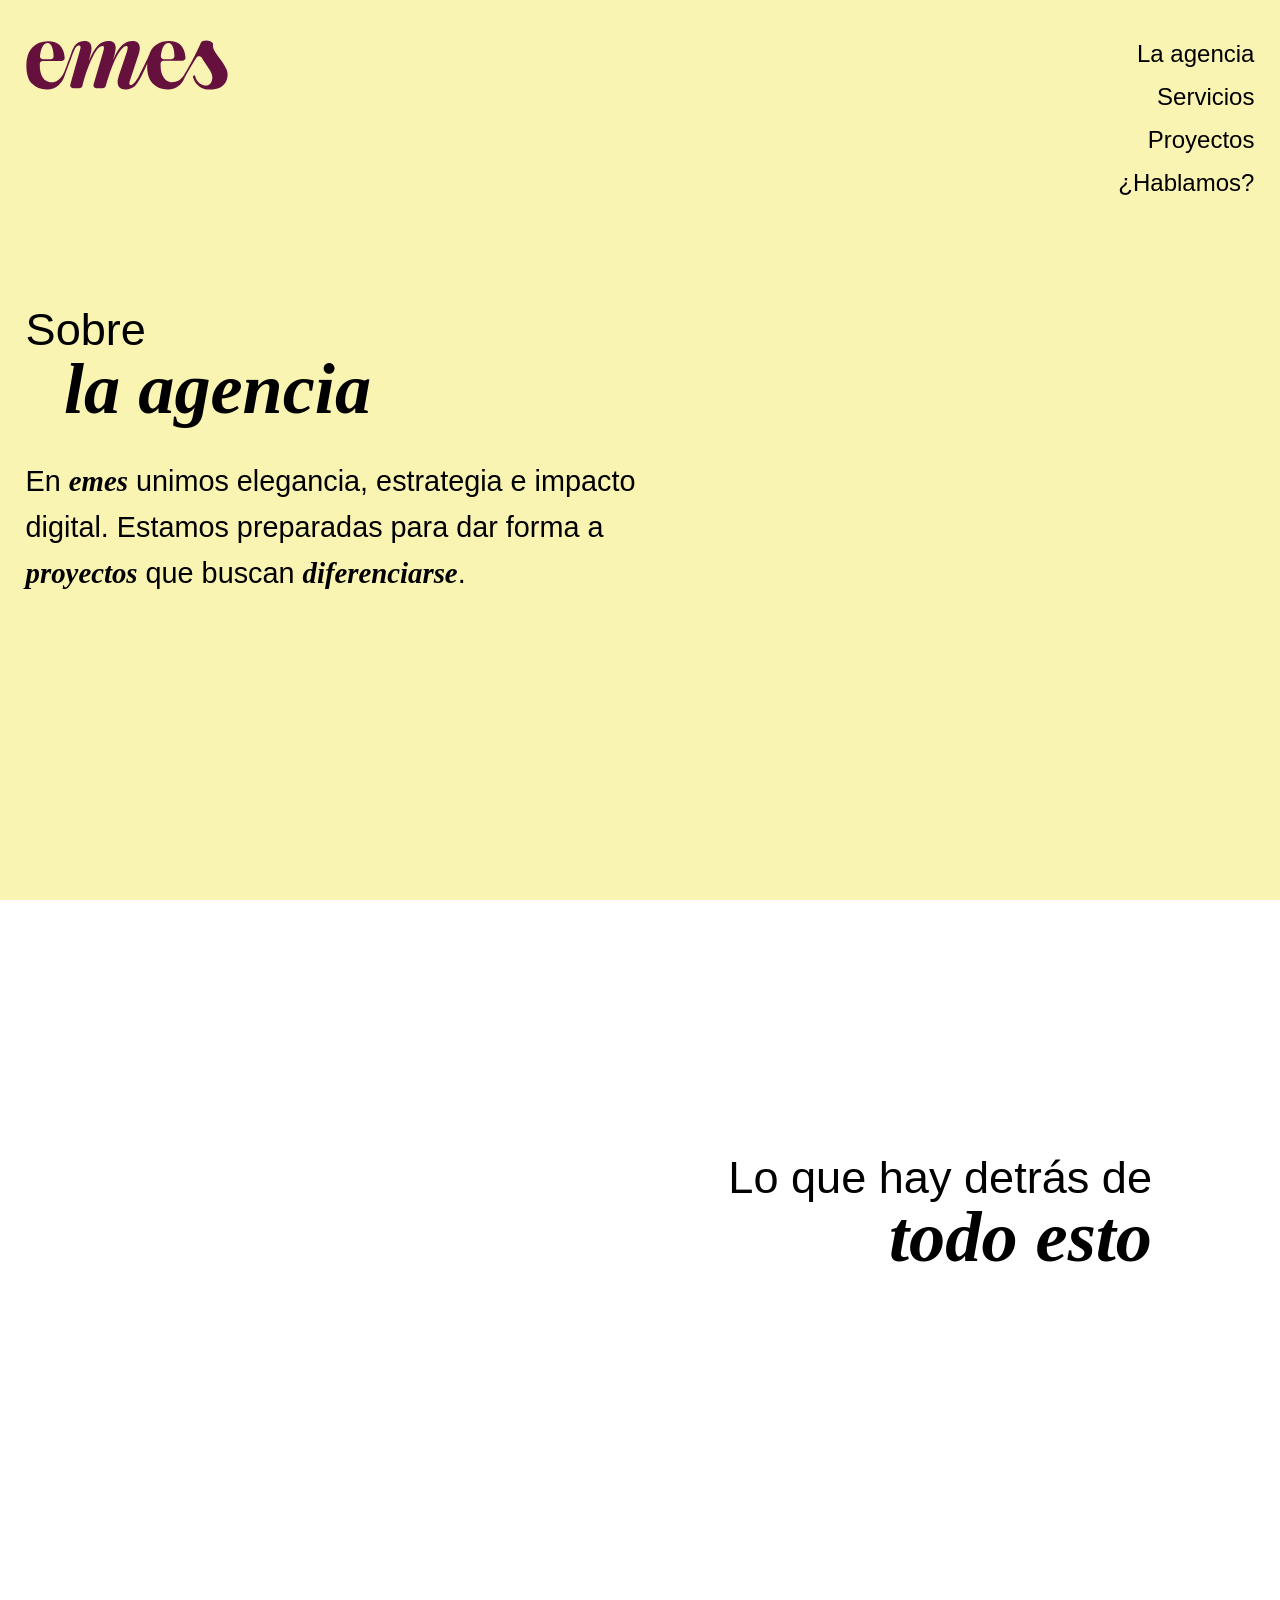
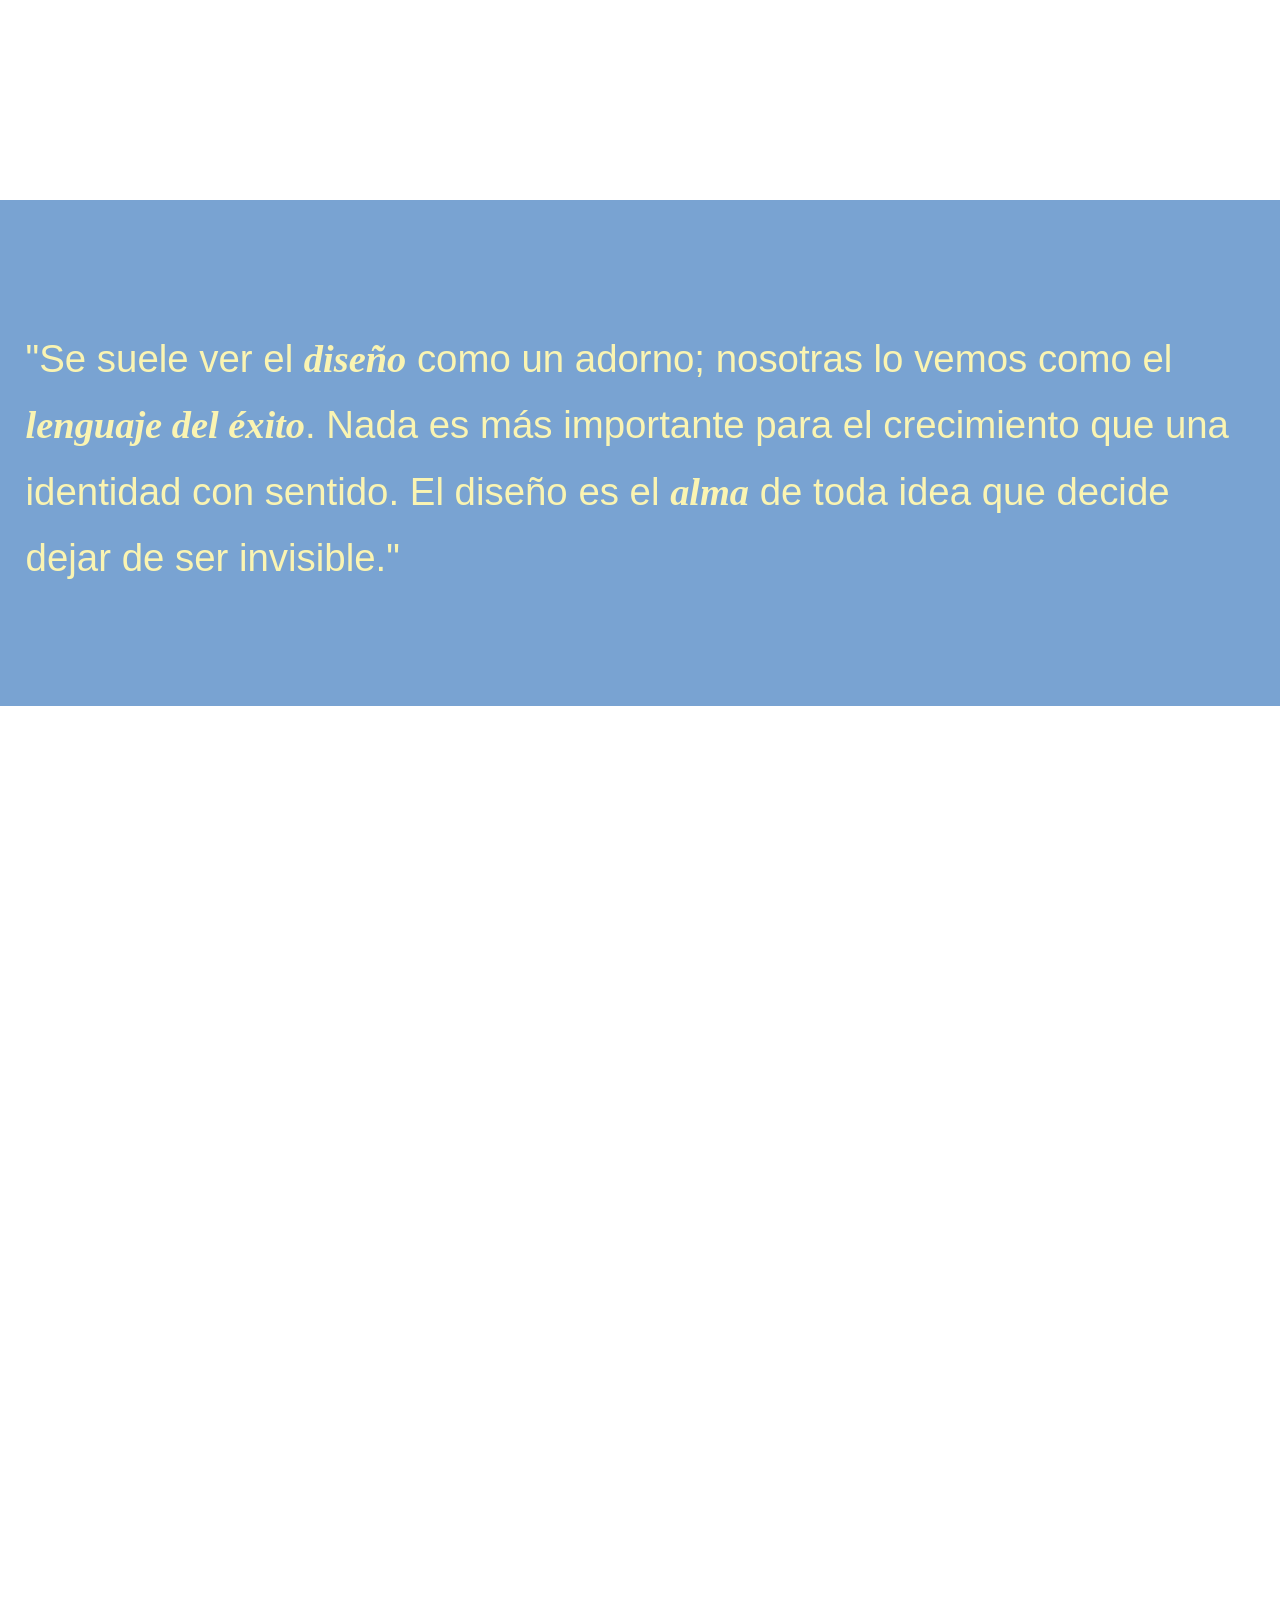
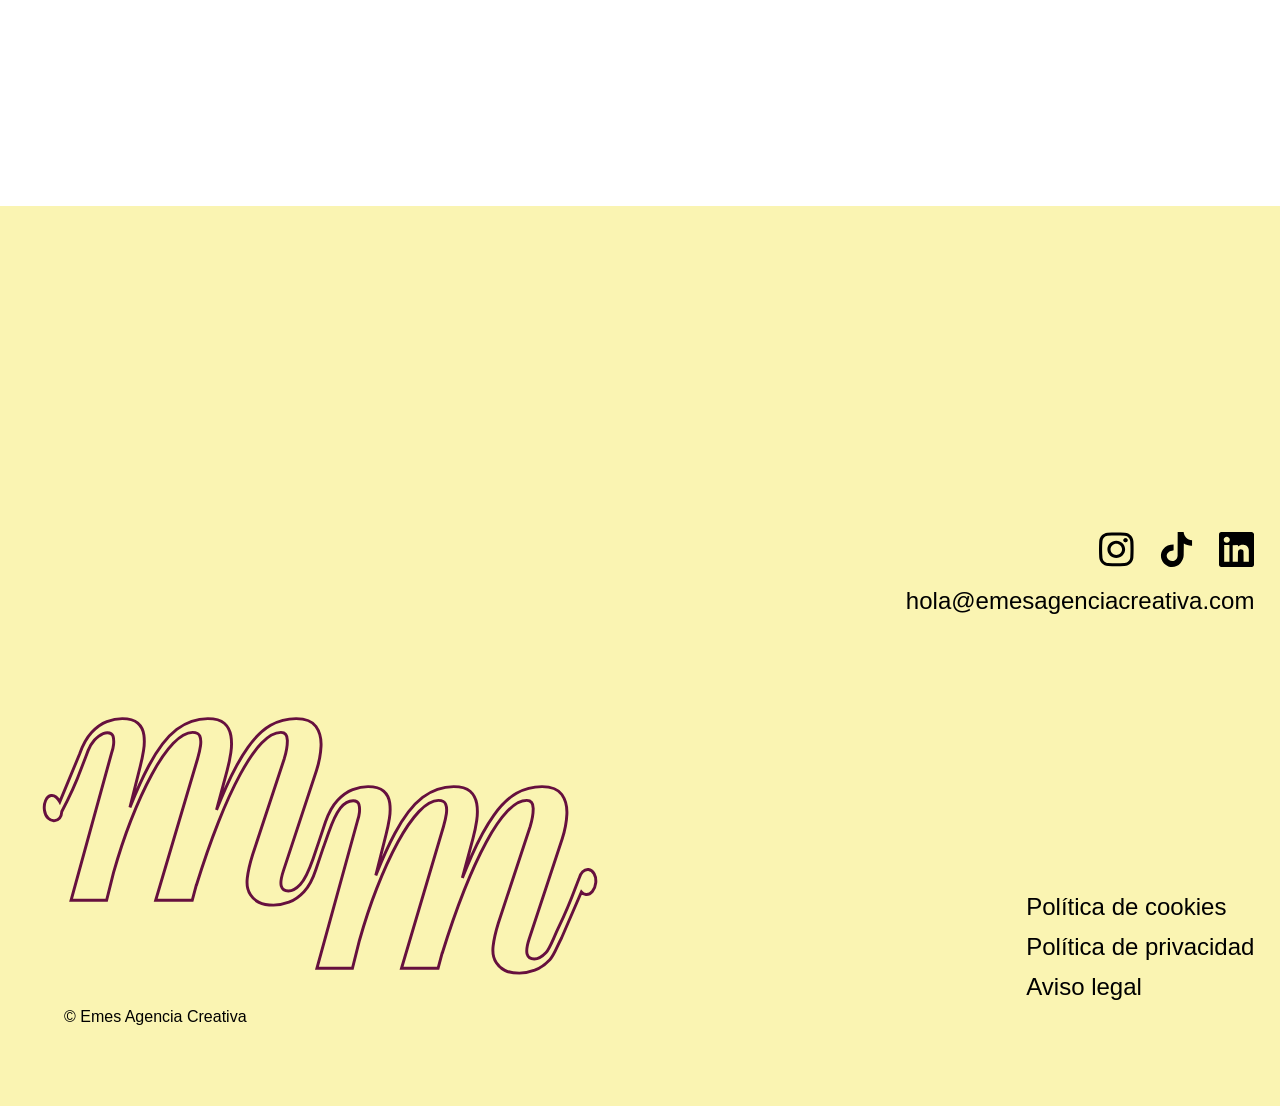
<file: la-agencia/index.html>
<!DOCTYPE html>
<html lang="en">
<head>
    <meta charset="UTF-8">
    <meta name="viewport" content="width=device-width, initial-scale=1.0">
    <title>La Agencia - Emes</title>
<link rel="stylesheet" href="../estilo.css">
<link rel="stylesheet" href="estilo-agencia.css">
</head>
<body>
<header class="header">
    <nav class="nav-container" id="main-nav">
        <h1 class="header__logo">
            <a href="../index.html" aria-label="Emes Agencia Creativa - inicio">
                <?xml version="1.0" encoding="UTF-8"?>
                <svg id="svg-emes" data-name="Capa 1" xmlns="http://www.w3.org/2000/svg" viewBox="0 0 265.86 65.79"
                    class="emes-logo-svg vertical-align">
                    <defs>
                        <style>
                            .logo-emes {
                                fill: #66103e;
                            }
                        </style>
                    </defs>
                    <path class="logo-emes"
                        d="M264.21,39.66v-.12c-1.44-3.66-4.04-8.09-7.8-13.31l-2.72-3.62c-3.07-4.04-5.23-7.33-6.48-9.89-.31-.64-.76-1.99-1.08-3.75-.47-2.64.33-3.66-.31-4.66-2.44-3.87-8.82-4.66-13.31-2.93-1.08.42-2.81,2.23-3.65,5.11-9.07,19.13-16.88,33.25-21.14,39.73-.57.88-4.19,6.26-9.12,8.18-3.12,1.22-6.31,1.16-6.31,1.16-2.65,0-5.12-.78-7.42-2.34-2.3-1.55-4.17-4.05-5.61-7.47-1.44-3.42-2.16-7.71-2.16-12.86,0-.56,0-1.08,0-1.58.02-2.17,1.78-3.91,3.95-3.91h24.89c2.31,0,4.13-1.98,3.94-4.29-1.15-14.44-8.42-21.65-21.8-21.65-6,0-11.17,1.35-15.52,4.02-2.99,1.84-4.83,3.84-5.28,4.34-3.45,3.78-4.09,6.99-6.69,13.21-.13.31-.27.63-.27.63-.21.44-.41.82-.57,1.12-1.55,3.23-3.14,6.47-4.76,9.72-2.65,5.35-5.31,10.6-7.99,15.76-.03.06-.06.12-.1.18-.56.94-5.39,8.9-8.7,8.9-1.01,0-1.55-.5-1.55-.5-.44-.41-.67-1.06-.67-1.96,0-.78.24-1.91.71-3.38l11.45-34.47c1.08-3.11,1.63-5.96,1.63-8.53,0-2.81-.78-5.03-2.34-6.66-1.55-1.63-3.97-2.46-7.24-2.46-5.23,0-9.84,1.87-13.85,5.61-4.01,3.74-7.97,10.24-11.86,19.52l2.1-7.47c.94-3.5,1.4-6.35,1.4-8.53,0-6.08-3.08-9.12-9.22-9.12-5.61,0-10.43,2.03-14.42,6.08-4.01,4.05-7.93,10.83-11.75,20.33l2.57-10.05c.71-2.65,1.06-4.98,1.06-7.02,0-2.81-.74-5.06-2.22-6.78-1.48-1.71-3.89-2.57-7.24-2.57-1.99,0-3.85.31-5.61.94-1.94.69-3.27,1.58-3.68,1.87-2.9,2.01-4.43,4.65-5.17,6.24-.51.98-.98,2.05-1.4,3.21l-3.15,8.88c-.6,1.59-2.21,5.92-4.39,11.75-2.46,6.56-3.72,9.89-5.74,12.84-.5.73-4.1,5.93-8.05,7.45-1.78.68-5.02,1.15-6.15,1.15h-.09c-2.65,0-5.12-.78-7.42-2.34-2.3-1.55-4.17-4.05-5.61-7.47-1.44-3.42-2.16-7.71-2.16-12.86,0-.56,0-1.08,0-1.58.02-2.17,1.78-3.91,3.95-3.91h24.89c2.31,0,4.13-1.98,3.94-4.29C49.77,8.82,42.51,1.61,29.13,1.61c-8.65,0-15.59,2.78-20.8,8.35C3.1,15.52.5,23.57.5,34.09s2.43,18.06,7.3,23.31c4.87,5.25,11.43,7.89,19.69,7.89,6,0,11-1.78,15.01-5.32,3.62-3.2,6.22-7.02,7.84-11.45.68-1.86,3.89-10.52,9.63-26l2.22-5.96c.57-1.32.95-2.22,1.52-3.55l.33-.73c.24-.55.31-.74.44-1.03,0,0,.26-.58.97-1.48.2-.25.36-.42.4-.47,1.66-1.83,2.95-2.16,3.8-2.16,1.4,0,2.1.82,2.1,2.46,0,.93-.2,2.06-.59,3.38l-12.84,45.45c-.71,2.52,1.18,5.03,3.8,5.03h8.19c1.8,0,3.38-1.22,3.83-2.96l2.28-8.83v.12c3.89-13.01,8.05-23.56,12.44-31.67,4.4-8.1,8.35-12.15,11.86-12.15,1.24,0,1.87.74,1.87,2.22,0,1.16-.31,2.77-.94,4.8l-12.77,43.42c-.74,2.53,1.15,5.07,3.79,5.07h8.43c1.77,0,3.33-1.18,3.8-2.89l2.24-7.99v.35c4.52-14.65,9.02-25.81,13.5-33.48,4.48-7.67,8.31-11.51,11.51-11.51,1.08,0,1.63.78,1.63,2.34,0,1.1-.31,2.65-.94,4.68l-10.52,31.55c-1.16,3.5-1.75,6.55-1.75,9.12,0,2.18.43,3.93,1.28,5.25,1.71,2.81,4.83,4.21,9.34,4.21.61,0,1.61,0,2.87-.21,0,0,2.89-.46,5.67-2,4.04-2.22,6.87-5.51,11.89-15.03,2.3-4.36,5.11-10.1,7.93-17.05-.04.68-.1,1.79-.1,3.18,0,4.59.01,15.44,7.3,23.31,4.87,5.25,11.43,7.89,19.69,7.89,6,0,11-1.78,15.01-5.32.89-.78,3.24-2.86,5.37-6.32,1.18-1.89,1.8-3.44,1.96-3.79,1.23-2.88,5.4-10.26,15.61-26.62,1.61-2.58,5.4-2.52,6.91.12,1.35,2.37,3.38,5.57,6.11,9.59,2.31,3.37,4.02,5.97,5.13,7.83,1.11,1.84,1.89,3.83,2.36,5.93.47,2.12.37,4.32-.31,6.64-.51,1.76-1.48,4.49-4.39,5.92-2.72,1.32-5.58.71-6.57.44-3.65-.97-5.91-3.18-6.98-4.34-2.45-2.65-3.51-5.57-3.98-7.57-.19-.8-.99-1.29-1.79-1.14-.01,0-.02,0-.03,0-.85.17-1.41,1-1.21,1.84.26,1.11.65,2.35,1.21,3.66,1.2,2.84,2.77,4.9,3.97,6.26.77.8,2.55,2.52,4.76,3.89,1.23.76,2.38,1.28,2.69,1.42,1.11.48,1.78.71,2.65.91,2.85.72,8.58,1.14,14.12,0,1.89-.39,5.5-.93,9.45-3.99,2.86-2.21,4.82-5.13,5.88-8.78,1.31-4.47,1.23-8.52-.22-12.16ZM177.42,20.76c.6-5.04,1.62-8.93,3.05-11.65h-.01c1.83-3.46,4.14-5.2,6.95-5.2s4.77,2.01,6.14,6.02c1.04,3.07,1.64,6.77,1.79,11.1.08,2.26-1.69,4.15-3.95,4.15h-10.05c-2.36,0-4.21-2.07-3.93-4.42ZM18.39,20.89c.6-5.04,1.62-8.93,3.05-11.65h-.01c1.83-3.46,4.14-5.2,6.95-5.2s4.77,2.01,6.14,6.02c1.04,3.07,1.64,6.77,1.79,11.1.08,2.26-1.69,4.15-3.95,4.15h-10.05c-2.36,0-4.21-2.07-3.93-4.42Z" />
                </svg>
                <span class="visually-hidden">Emes Agencia Creativa</span>
            </a>
        </h1>

        <input type="checkbox" id="menu-toggle" class="menu-checkbox">

        <label for="menu-toggle" class="nav__burguer" aria-label="Abrir menú">
            <span></span>
            <span></span>
            <span></span>
        </label>

        <div class="header__menu">
            <ul class="header__menu_list">
                <li><a href="../la-agencia/index.html">La agencia</a></li>
                <li><a href="../servicios/index.html">Servicios</a></li>
                <li><a href="../proyectos/index.html">Proyectos</a></li>
                <li><a href="../contacto/index.html">¿Hablamos?</a></li>
            </ul>
        </div>

        <!-- OVERLAY MENÚ HAMBURGUESA -->
        <div class="menu__overlay">

            <div class="menu__overlay_header">
                <?xml version="1.0" encoding="UTF-8"?>
                <svg id="svg-emes-contorno" data-name="Capa 1" xmlns="http://www.w3.org/2000/svg"
                    viewBox="0 0 265.86 65.79" class="emes-logo-svg">
                    <defs>
                        <style>
                            .cls-1 {
                                fill: none;
                                stroke: #66103e;
                                stroke-miterlimit: 10;
                            }
                        </style>
                    </defs>
                    <path class="cls-1"
                        d="M264.21,39.66v-.12c-1.44-3.66-4.04-8.09-7.8-13.31l-2.72-3.62c-3.07-4.04-5.23-7.33-6.48-9.89-.31-.64-.76-1.99-1.08-3.75-.47-2.64.33-3.66-.31-4.66-2.44-3.87-8.82-4.66-13.31-2.93-1.08.42-2.81,2.23-3.65,5.11-9.07,19.13-16.88,33.25-21.14,39.73-.57.88-4.19,6.26-9.12,8.18-3.12,1.22-6.31,1.16-6.31,1.16-2.65,0-5.12-.78-7.42-2.34-2.3-1.55-4.17-4.05-5.61-7.47-1.44-3.42-2.16-7.71-2.16-12.86,0-.56,0-1.08,0-1.58.02-2.17,1.78-3.91,3.95-3.91h24.89c2.31,0,4.13-1.98,3.94-4.29-1.15-14.44-8.42-21.65-21.8-21.65-6,0-11.17,1.35-15.52,4.02-2.99,1.84-4.83,3.84-5.28,4.34-3.45,3.78-4.09,6.99-6.69,13.21-.13.31-.27.63-.27.63-.21.44-.41.82-.57,1.12-1.55,3.23-3.14,6.47-4.76,9.72-2.65,5.35-5.31,10.6-7.99,15.76-.03.06-.06.12-.1.18-.56.94-5.39,8.9-8.7,8.9-1.01,0-1.55-.5-1.55-.5-.44-.41-.67-1.06-.67-1.96,0-.78.24-1.91.71-3.38l11.45-34.47c1.08-3.11,1.63-5.96,1.63-8.53,0-2.81-.78-5.03-2.34-6.66-1.55-1.63-3.97-2.46-7.24-2.46-5.23,0-9.84,1.87-13.85,5.61-4.01,3.74-7.97,10.24-11.86,19.52l2.1-7.47c.94-3.5,1.4-6.35,1.4-8.53,0-6.08-3.08-9.12-9.22-9.12-5.61,0-10.43,2.03-14.42,6.08-4.01,4.05-7.93,10.83-11.75,20.33l2.57-10.05c.71-2.65,1.06-4.98,1.06-7.02,0-2.81-.74-5.06-2.22-6.78-1.48-1.71-3.89-2.57-7.24-2.57-1.99,0-3.85.31-5.61.94-1.94.69-3.27,1.58-3.68,1.87-2.9,2.01-4.43,4.65-5.17,6.24-.51.98-.98,2.05-1.4,3.21l-3.15,8.88c-.6,1.59-2.21,5.92-4.39,11.75-2.46,6.56-3.72,9.89-5.74,12.84-.5.73-4.1,5.93-8.05,7.45-1.78.68-5.02,1.15-6.15,1.15h-.09c-2.65,0-5.12-.78-7.42-2.34-2.3-1.55-4.17-4.05-5.61-7.47-1.44-3.42-2.16-7.71-2.16-12.86,0-.56,0-1.08,0-1.58.02-2.17,1.78-3.91,3.95-3.91h24.89c2.31,0,4.13-1.98,3.94-4.29C49.77,8.82,42.51,1.61,29.13,1.61c-8.65,0-15.59,2.78-20.8,8.35C3.1,15.52.5,23.57.5,34.09s2.43,18.06,7.3,23.31c4.87,5.25,11.43,7.89,19.69,7.89,6,0,11-1.78,15.01-5.32,3.62-3.2,6.22-7.02,7.84-11.45.68-1.86,3.89-10.52,9.63-26l2.22-5.96c.57-1.32.95-2.22,1.52-3.55l.33-.73c.24-.55.31-.74.44-1.03,0,0,.26-.58.97-1.48.2-.25.36-.42.4-.47,1.66-1.83,2.95-2.16,3.8-2.16,1.4,0,2.1.82,2.1,2.46,0,.93-.2,2.06-.59,3.38l-12.84,45.45c-.71,2.52,1.18,5.03,3.8,5.03h8.19c1.8,0,3.38-1.22,3.83-2.96l2.28-8.83v.12c3.89-13.01,8.05-23.56,12.44-31.67,4.4-8.1,8.35-12.15,11.86-12.15,1.24,0,1.87.74,1.87,2.22,0,1.16-.31,2.77-.94,4.8l-12.77,43.42c-.74,2.53,1.15,5.07,3.79,5.07h8.43c1.77,0,3.33-1.18,3.8-2.89l2.24-7.99v.35c4.52-14.65,9.02-25.81,13.5-33.48,4.48-7.67,8.31-11.51,11.51-11.51,1.08,0,1.63.78,1.63,2.34,0,1.1-.31,2.65-.94,4.68l-10.52,31.55c-1.16,3.5-1.75,6.55-1.75,9.12,0,2.18.43,3.93,1.28,5.25,1.71,2.81,4.83,4.21,9.34,4.21.61,0,1.61,0,2.87-.21,0,0,2.89-.46,5.67-2,4.04-2.22,6.87-5.51,11.89-15.03,2.3-4.36,5.11-10.1,7.93-17.05-.04.68-.1,1.79-.1,3.18,0,4.59.01,15.44,7.3,23.31,4.87,5.25,11.43,7.89,19.69,7.89,6,0,11-1.78,15.01-5.32.89-.78,3.24-2.86,5.37-6.32,1.18-1.89,1.8-3.44,1.96-3.79,1.23-2.88,5.4-10.26,15.61-26.62,1.61-2.58,5.4-2.52,6.91.12,1.35,2.37,3.38,5.57,6.11,9.59,2.31,3.37,4.02,5.97,5.13,7.83,1.11,1.84,1.89,3.83,2.36,5.93.47,2.12.37,4.32-.31,6.64-.51,1.76-1.48,4.49-4.39,5.92-2.72,1.32-5.58.71-6.57.44-3.65-.97-5.91-3.18-6.98-4.34-2.45-2.65-3.51-5.57-3.98-7.57-.19-.8-.99-1.29-1.79-1.14-.01,0-.02,0-.03,0-.85.17-1.41,1-1.21,1.84.26,1.11.65,2.35,1.21,3.66,1.2,2.84,2.77,4.9,3.97,6.26.77.8,2.55,2.52,4.76,3.89,1.23.76,2.38,1.28,2.69,1.42,1.11.48,1.78.71,2.65.91,2.85.72,8.58,1.14,14.12,0,1.89-.39,5.5-.93,9.45-3.99,2.86-2.21,4.82-5.13,5.88-8.78,1.31-4.47,1.23-8.52-.22-12.16ZM177.42,20.76c.6-5.04,1.62-8.93,3.05-11.65h-.01c1.83-3.46,4.14-5.2,6.95-5.2s4.77,2.01,6.14,6.02c1.04,3.07,1.64,6.77,1.79,11.1.08,2.26-1.69,4.15-3.95,4.15h-10.05c-2.36,0-4.21-2.07-3.93-4.42ZM18.39,20.89c.6-5.04,1.62-8.93,3.05-11.65h-.01c1.83-3.46,4.14-5.2,6.95-5.2s4.77,2.01,6.14,6.02c1.04,3.07,1.64,6.77,1.79,11.1.08,2.26-1.69,4.15-3.95,4.15h-10.05c-2.36,0-4.21-2.07-3.93-4.42Z" />
                </svg>
            </div>

            <nav class="menu__overlay_nav">
                <ul class="menu__overlay_nav_list">
                    <li><a href="../la-agencia/index.html">La agencia</a></li>
                    <li><a href="../servicios/index.html">Servicios</a></li>
                    <li><a href="../proyectos/index.html">Proyectos</a></li>
                    <li><a href="../contacto/index.html">¿Hablamos?</a></li>
                </ul>
            </nav>

            <div class="menu__overlay_footer">
                <?xml version="1.0" encoding="UTF-8"?>
                <svg id="svg-mm-contorno" data-name="Capa 1" xmlns="http://www.w3.org/2000/svg"
                    viewBox="0 0 200.99 90.3" class="logo-mm-contorno__footer">
                    <defs>
                        <style>
                            .cls-1 {
                                fill: none;
                                stroke: #66103e;
                                stroke-miterlimit: 10;
                            }
                        </style>
                    </defs>
                    <path class="cls-1"
                        d="M192.12,53.21c-1.42-.15-2.76,1.22-3.22,3.16-1.03,2.36-2.73,7.93-6.84,16.38-2.03,4.17-3.01,7.31-4.39,8.79-1.39,1.48-2.73,2.23-4.04,2.23s-2.12-.55-2.43-1.64c-.31-1.09-.08-2.81.69-5.16l11.32-34.35c.92-2.89,1.44-5.67,1.56-8.32.12-2.66-.46-4.88-1.73-6.68-1.27-1.8-3.52-2.7-6.76-2.7s-6.07.76-8.72,2.29c-2.66,1.52-5.24,4.03-7.74,7.5-2.5,3.48-5.03,8.09-7.57,13.83-1.02,2.31-2.08,4.84-3.16,7.58l3.63-13.5c.54-2.03.96-4.08,1.27-6.15.31-2.07.31-3.99,0-5.74-.31-1.76-1.06-3.16-2.25-4.22-1.2-1.06-3.06-1.58-5.6-1.58-3.85,0-7.39,1.23-10.63,3.69-3.24,2.46-6.4,6.56-9.48,12.31-2.08,3.87-4.24,8.66-6.49,14.32l3.49-13.91c.46-1.8.85-3.63,1.15-5.51.31-1.88.35-3.65.12-5.33-.23-1.68-.92-3.03-2.08-4.05-1.15-1.01-2.93-1.52-5.31-1.52-1.69,0-3.45.35-5.26,1.05-1.81.7-3.52,1.92-5.14,3.63-1.62,1.72-3,4.18-4.16,7.38l-2.58,7.74h-.01l-1.62,4.81c-1.54,4.38-3.01,7.31-4.39,8.79-1.39,1.48-2.73,2.23-4.04,2.23s-2.12-.55-2.43-1.64c-.31-1.09-.08-2.81.69-5.16l11.32-34.35c.92-2.89,1.44-5.67,1.56-8.32.12-2.66-.46-4.88-1.73-6.68-1.27-1.8-3.52-2.7-6.76-2.7s-6.07.76-8.72,2.29c-2.66,1.52-5.24,4.03-7.74,7.5-2.5,3.48-5.03,8.09-7.57,13.83-1.02,2.31-2.08,4.84-3.16,7.58l3.63-13.5c.54-2.03.96-4.08,1.27-6.15.31-2.07.31-3.99,0-5.74-.31-1.76-1.06-3.16-2.25-4.22-1.2-1.06-3.06-1.58-5.6-1.58-3.85,0-7.39,1.23-10.63,3.69-3.24,2.46-6.4,6.56-9.48,12.31-2.08,3.87-4.24,8.66-6.49,14.32l3.49-13.91c.46-1.8.85-3.63,1.15-5.51.31-1.88.35-3.65.12-5.33-.23-1.68-.92-3.03-2.08-4.05-1.15-1.01-2.93-1.52-5.31-1.52-1.69,0-3.45.35-5.26,1.05-1.81.7-3.52,1.92-5.14,3.63-1.62,1.72-3,4.18-4.16,7.38l-6.76,16.34c-.69-1.26-1.85-2.3-2.96-2.14-1.63.23-2.61,2.62-2.28,5,.33,2.38,1.92,3.79,3.55,3.55,1.32-.19,2.25-1.3,2.38-3.11,4.91-9.22,6.19-13.57,7.1-15.9.84-2.15,1.16-2.99,1.9-4.96.3-.8.98-2.17,2.15-3.53,0,0,2.2-2.52,4.39-2.52,1.08,0,1.73.41,1.96,1.23.23.82.29,1.76.17,2.81-.12,1.06-.33,1.98-.64,2.76l-13.87,50.41h12.13l2.36-9.4c1.79-6.35,3.75-12.29,5.9-17.79,2.35-6.02,4.76-11.29,7.22-15.82,2.46-4.53,4.89-8.05,7.28-10.55,2.39-2.5,4.58-3.75,6.59-3.75,1.31,0,2.14.43,2.48,1.29.35.86.42,1.95.23,3.28-.19,1.33-.52,2.77-.98,4.34l-14.33,48.41h12.48l1.43-5.32-.04.28c2.46-7.97,4.97-15.16,7.51-21.57,2.54-6.41,5.06-11.92,7.57-16.53,2.5-4.61,4.91-8.13,7.22-10.55,2.31-2.42,4.51-3.63,6.59-3.63,1.46,0,2.2.92,2.2,2.75s-.35,3.89-1.04,6.15l-10.86,32.94c-.92,2.97-1.52,5.61-1.79,7.91-.27,2.31.1,4.2,1.1,5.69.69,1.1,1.66,1.95,2.89,2.58,1.23.62,2.89.94,4.97.94,1.69,0,3.45-.33,5.26-1s3.52-1.85,5.14-3.58c1.62-1.72,2.96-4.22,4.04-7.5l2.57-7.62h.02l1.73-4.92c1.39-3.99,2.73-6.82,4.04-8.5,1.31-1.68,2.77-2.52,4.39-2.52,1.08,0,1.73.41,1.96,1.23.23.82.29,1.76.17,2.81-.12,1.06-.33,1.98-.64,2.76l-13.87,50.41h12.13l2.36-9.4c1.79-6.35,3.75-12.29,5.9-17.79,2.35-6.02,4.76-11.29,7.22-15.82,2.46-4.53,4.89-8.05,7.28-10.55,2.39-2.5,4.58-3.75,6.59-3.75,1.31,0,2.14.43,2.48,1.29.35.86.42,1.95.23,3.28-.19,1.33-.52,2.77-.98,4.34l-14.33,48.41h12.48l1.43-5.32-.04.28c2.46-7.97,4.97-15.16,7.51-21.57,2.54-6.41,5.06-11.92,7.57-16.53,2.5-4.61,4.91-8.13,7.22-10.55,2.31-2.42,4.51-3.63,6.59-3.63,1.46,0,2.2.92,2.2,2.75s-.35,3.89-1.04,6.15l-10.86,32.94c-.92,2.97-1.52,5.61-1.79,7.91-.27,2.31.1,4.2,1.1,5.69.69,1.1,1.66,1.95,2.89,2.58,1.23.62,2.89.94,4.97.94,1.69,0,3.45-.33,5.26-1s3.52-1.85,5.14-3.58c1.62-1.72,2.35-4.35,4.04-7.5l6.74-15.61c.42.49.94.81,1.53.87,1.62.17,3.12-1.61,3.36-3.98.24-2.36-.88-4.41-2.5-4.58Z" />
                </svg>

                <div class="footer__items">
                    <div class="footer__social-icons">
                        <a href="#" aria-label="Instagram">
                            <svg width="44" height="43" viewBox="0 0 44 43" fill="none"
                                xmlns="http://www.w3.org/2000/svg">
                                <path
                                    d="M31.9839 42.2702C24.9396 42.6569 18.2015 42.6569 11.4635 42.2702C5.20669 41.8835 0.612551 37.4577 0.262522 31.3562C-0.0875074 24.6961 -0.0875074 18.1649 0.262522 11.4618C0.525044 5.66109 4.8129 0.891594 10.6759 0.418942C18.0703 -0.139647 25.1584 -0.139647 32.5527 0.418942C38.6345 0.848626 43.0536 5.70406 43.3162 11.6767C43.5787 18.3368 43.5787 24.6961 43.2286 31.3562C42.9224 37.3288 38.4157 42.0124 32.0277 42.3131L31.9839 42.2702ZM32.1152 38.403C36.4906 38.1452 39.1158 34.7507 39.3345 30.8406C39.6846 24.3953 39.6846 18.1219 39.3345 11.6337C39.1158 7.80951 36.5343 4.58688 32.509 4.24313C25.1584 3.64157 17.9828 3.5986 10.6759 4.2861C7.26311 4.62985 4.68165 7.29389 4.37537 10.6884C3.71906 17.7352 3.76282 24.6961 4.37537 31.7429C4.68165 35.4382 7.6569 38.1452 11.4197 38.403C18.289 38.8327 25.0709 38.8757 32.1589 38.403H32.1152Z"
                                    fill="black" />
                                <path
                                    d="M35.9217 9.91453C35.9217 8.49657 34.7404 7.37939 33.3403 7.37939C31.9401 7.37939 30.7588 8.49657 30.7588 9.91453C30.7588 11.3325 31.9401 12.4497 33.3403 12.4497C34.7404 12.4497 35.9217 11.3325 35.9217 9.91453Z"
                                    fill="black" />
                                <path
                                    d="M32.8593 21.3017C32.8593 27.3172 27.8714 32.2156 21.7021 32.2156C15.5328 32.2156 10.5449 27.3172 10.5449 21.3017C10.5449 15.2861 15.5328 10.3877 21.7021 10.3877C27.8714 10.3877 32.8593 15.2861 32.8593 21.3017ZM28.9652 21.2587C28.9652 17.3486 25.7275 14.1689 21.7459 14.1689C17.7643 14.1689 14.5265 17.3486 14.5265 21.2587C14.5265 25.1688 17.7643 28.3485 21.7459 28.3485C25.7275 28.3485 28.9652 25.1688 28.9652 21.2587Z"
                                    fill="black" />
                                <path
                                    d="M33.3403 12.4497C34.766 12.4497 35.9217 11.3146 35.9217 9.91453C35.9217 8.51441 34.766 7.37939 33.3403 7.37939C31.9146 7.37939 30.7588 8.51441 30.7588 9.91453C30.7588 11.3146 31.9146 12.4497 33.3403 12.4497Z"
                                    fill="black" />
                            </svg>
                        </a>

                        <a href="#" aria-label="TikTok">
                            <svg width="40" height="45" viewBox="0 0 40 45" fill="none"
                                xmlns="http://www.w3.org/2000/svg">
                                <path
                                    d="M9.56337 44.2223C5.0396 42.7078 2.05306 38.9866 0.867215 35.4817C-0.757829 30.7219 -0.0990411 25.8757 2.84361 22.1111C6.04977 18.0005 10.9688 16.2264 16.2832 16.1831V23.5823C13.7797 24.2747 11.2763 24.7074 9.47555 26.2218C6.22546 28.9911 7.05993 33.7941 10.3539 36.0442C12.5499 37.5154 15.1852 37.9481 17.6447 36.7365C19.4893 35.8278 21.4218 33.1451 21.4218 30.4623L21.5096 0H29.1518C29.8984 5.92804 33.7633 10.3416 40 10.4714V17.7408C36.135 18.0437 33.0167 16.7456 29.4153 14.885L29.2396 29.7267C29.2396 33.5778 27.5267 37.2558 25.0233 40.0683C21.2022 44.3521 15.273 46.1262 9.56337 44.2656V44.2223Z"
                                    fill="black" />
                            </svg>
                        </a>

                        <a href="#" aria-label="LinkedIn">
                            <svg width="43" height="43" viewBox="0 0 43 43" fill="none"
                                xmlns="http://www.w3.org/2000/svg">
                                <path
                                    d="M40.223 42.9566H2.73362C1.30174 42.9566 0 41.5247 0 40.1362V3.25429C0 1.34511 1.04141 0.347124 2.95059 0H39.8759C41.3945 0 43 1.30172 43 2.82038V40.1362C43 41.3946 41.8719 43 40.2664 43L40.223 42.9566ZM13.2775 9.5893C13.2775 7.54995 11.5853 5.85772 9.54596 5.85772C7.50661 5.85772 5.81438 7.50656 5.81438 9.5893C5.81438 11.672 7.50661 13.3209 9.54596 13.3209C11.5853 13.3209 13.2775 11.672 13.2775 9.5893ZM23.3007 24.776C23.3007 22.6932 25.0363 21.4349 26.5984 21.3047C28.0737 21.218 30.113 22.2593 30.113 24.0817L30.1998 36.6216H36.665L36.6216 22.6499C36.6216 18.7447 33.888 15.9243 30.0696 15.5772C27.553 15.3602 25.3401 16.1847 23.6044 17.8769L22.9536 16.0545L16.8355 16.1413V36.665H23.1706L23.3007 24.776ZM12.8002 16.0545H6.37841V36.665H12.8002V16.0545Z"
                                    fill="black" />
                            </svg>
                        </a>
                    </div>

                    <p class="footer__copyright">© Emes Agencia Creativa</p>
                </div>
            </div>

        </div>

    </nav>
</header>

<main>
<!-- SECCIÓN SOBRE LA AGENCIA -->
<section class="seccion-sobre">
    <div class="sobre__texto">
        <div class="sobre__header">
            <p class="titulo1-excon sobre__titulo1">Sobre</p>
            <h2 class="titulo2-playfair sobre__titulo2">la agencia</h2>
        </div>
        <p class="sobre__descripcion">En <em class="texto_playfair">emes</em> unimos elegancia, estrategia e impacto digital. Estamos preparadas para dar forma a
        <em class="texto_playfair">proyectos</em> que buscan <em class="texto_playfair">diferenciarse</em>.</p>
        <!-- em es una etiqueta HTML semántica que se usa para dar énfasis a una palabra o frase. Por defecto el navegador la muestra
        en cursiva, pero con CSS puedes darle cualquier estilo. Es más semántica que un span porque indica que esa palabra tiene
        importancia en el texto, lo que también ayuda a los lectores de pantalla y al SEO. -->
    </div>
    <!-- aquí irá el SVG cuando lo tengas -->
</section>

<section class="seccion-galeria">
    <div class="galeria__stage" id="galeria-stage">
        <div class="galeria__texto">
            <p class="galeria__titulo1 titulo1-excon ">Lo que hay detrás de</p>
            <h2 class="galeria__titulo2 titulo2-playfair ">todo esto</h2>
        </div>
        <div class="galeria__grid" id="galeria-grid"></div>
    </div>
</section>

<section class="seccion-cita">
    <p class="cita__texto">"Se suele ver el <em class="texto_playfair">diseño</em> como un adorno; nosotras lo vemos como el <em class="texto_playfair">lenguaje
            del éxito</em>. Nada es más importante para el crecimiento que una identidad con sentido. El diseño es el <em
            class="texto_playfair">alma</em> de toda idea que decide dejar de ser invisible."</p>
</section>



<section class="svg-animation-section">
    <div class="svg-sticky-container">

        <!-- svg desktop -->
        <svg version="1.1" id="logo-animado-desktop" class="desktop-only" viewBox="45 0 1050 900">
        <style>
            #logo-animado-desktop .st3 {
                stroke: #F9F3B0;
                stroke-width: 46;
                stroke-linecap: round;
                stroke-linejoin: round;
            }
        
            #logo-animado-desktop .st5 {
                stroke: #78A2D2;
                stroke-width: 46;
                stroke-linecap: round;
                stroke-linejoin: round;
            }
        
            #logo-animado-desktop .st6 {
                stroke: #FAC49A;
                stroke-width: 46;
                stroke-linecap: round;
                stroke-linejoin: round;
            }
        </style>
            <path id="path-yellow-d" class="st3"
                d="M19.97,154.53c0,0,65.22,106.41,160.73,103.75c212.72-5.94,229.41-14.61,258.63,121.28
	C475.68,548.58,304.9,528.6,274.22,630.89C243.1,734.6,536.99,858.21,659.98,603.12c118.36-245.48,156.45,87.22,344.85,102.28 c105.69,8.45,302.19-175.69,159.27-314.16c-140.76-136.38-127.03-374.57,64.29-337.54c135.89,26.3-33.61,130.75-1.46,204.57 c39.45,90.6,133.34,24.62,156.35,102.28c23.38,78.91-18.55,189.97,29.22,194.34" />
            <!-- <path id="path-purple-d" class="st4" d="M195.31,25.48c0,0-42.38,184.58,276.15,146.59c168.89-20.14-38.04,173.57,67.23,289.32
	c75.42,82.92,240.91-110.91,374.07,56.99c201.65,254.25,254.05-92.77,397.45,33.61c172.42,151.97-133.88,276.17,111.61,333.16"/> -->
            <path id="path-blue-d" class="st5" d="M829.48,25.48c0,0,118.36,307.32-86.21,302.93c-187-4.01,20.79-214.07-217.72-225.03
	c-286.4-13.15-109.14,222.76-366.76,318.54C38.84,466.52-21.48,702.68,94.57,705.4c129.36,3.03,0-175.5,181.11-154.88
	c145.26,16.54-84.96,456.53,198.72,267.4c162.19-108.13,17.88,117.38,245.6,19.1c87.63-37.82-42.95-124.82,5.46-186.09
	c47.1-59.61,134.53,54.93,210.3,151.29c73.53,93.52,125.52-13.99,168.43-35.45c96.44-48.22,125.63,75.01,144.66,103.75" />
            <path id="path-orange-d" class="st6" d="M1421.82,31.79c0,0-59-4.38-117.45,97.9c-84.01,147.02-138.49-85.65-253.48-30.84
	c-187.44,89.35,45.68,286.19-49.39,337.15c-109.88,58.89-131.1-224.49-252.38-221.56C578.1,218.56,591.3,359.1,608.84,462.85
	s-47.01,226.71-233.79,184.11c-118.59-27.04-67.15,214.27-173.88,165.12c-133.52-61.49-168.89,1.49-150.47,65.79" />
        </svg>

        <!-- svg movil -->
        <svg id="logo-animado-mobile" class="svg-animado mobile-only" viewBox="45 0 300 700"
            xmlns="http://www.w3.org/2000/svg">
            <path id="path-yellow-m" class="st3"
                d="M.49.11S26.06,90.25,51.62,117.16s75.69,54.45,129.16,60.55c38.31,4.37,111.57,40,121.12,82.72,7.07,31.57,20.16,76-10.79,115.06s-106.29,59.2-135.89,103.6-30.86,95-19.58,125.34c10.19,27.39,37.07,38.81,53.22,65.72s13.45,39,13.45,39"
                style="fill:none; stroke:#f9f3b0; stroke-linecap:round; stroke-linejoin:round;" />


            <!-- <path id="path-purple-m" class="st4"
            d="M349.47,703.6s32.58-80.8-2.6-126.41S263.28,507.52,220.45,486c-48.74-24.54-82-42.89-89.75-105.47-7.43-60.35,49.39-113.65,81.55-136.94C244.82,220,306.46,177.09,306.46,125s-31.27-71.68-62.55-97.75L212.63,1.15"
            style="fill:none; stroke:#66103e; stroke-linecap:round; stroke-linejoin:round;" />
     -->
            <path id="path-blue-m" class="st5"
                d="M383.86,10.25s-87.67,12.2-163.07,46S126.73,124.75,117.53,160c-9,34.64-3.74,83.77,35.79,112.46,31.69,23,80.06,31.62,121.66-14.31s34.25-98.66,6.13-118.08c-30-20.72-61.34-23-90.64,1.87C170.37,159,155.23,195.84,163,244.37S190,373.7,212.1,397.72c17.38,18.92,53.93,32,75.48,6.82,12.27-14.31,15.51-41.58-13.11-59.47-27.94-17.46-89-6.64-129.33,65.94-29.93,53.79-15.34,129.06,27.09,154.38,31.69,18.92,69,15.14,84.1-23,12.51-31.64-.31-51.66-28.38-69-37.32-23-102.75-6.14-148.76,30.16C47.89,528.24,18,578.32,40.34,620.09c27.1,50.61,71.7,57.38,95.08,24.54,21.47-30.16,3.07-61.72-32.2-68.5C63.35,568.46,21,625.72,18.36,665.58s-7.29,45.76-7.29,45.76"
                style="fill:none; stroke:#78a2d2; stroke-linecap:round; stroke-linejoin:round;" />

            <path id="path-orange-m" class="st6"
                d="M96.18-4.83c7.59,2.81,55.89,21.55,71.54,70.31,9.12,28.44,6.21,44.25,3.19,53.92-14,44.81-49.24,59.56-89.54,106.4C63.73,246.31,41,277.61,36,328.37c-1.19,11.85-7.21,85.43,47.76,135.46,33.67,30.64,61.65,51.84,105.13,43.92C248.4,496.91,261.46,446.36,301,450.8c35.88,4,54.27,30.05,62.34,64.58,11.47,49.06-1.11,99.55-34.5,130.89-3.5,3.28-58,41.94-108,17.22-7.15-3.53-40.68-21.44-44.63-58.72-2.67-25.15,8.7-53.7,32.1-66.55,31.31-17.21,70.14,1.38,88.48,21.14,30.72,33.11,29.19,96.82-11,151.9"
                style="fill:none; stroke:#fac49a; stroke-linecap:round; stroke-linejoin:round;" />
        </svg>

        <!-- capa con texto+botón que aparece al finalizar la animación -->
        <div id="contact-content" class="contact-overlay">
            <div class="contact__header">
                <h2 class="titulo1-excon ">Somos tu agencia creativa:</h2>
                <h2 class="titulo2-playfair">encantadas de conocerte</h2>
            </div>
            <a href="contacto/index.html" class="btn">¿Hablamos?</a>
        </div>
    </div>
</section>
</main>

<!-- FOOTER MÓVIL -->
<footer class="footer-mobile">
    <div class="footer-mobile__top">
        <a href="mailto:hola@emesagenciacreativa.com" class="footer-mobile__email">hola@emesagenciacreativa.com</a>

        <!-- nav semántico para los links legales, usamos nav porque es un grupo de enlaces de navegación pero se diferencia del nav principal del header con aria label-->
        <nav class="footer-mobile__legal" aria-label="Enlaces legales">
            <a href="../uso de datos/cookies/index.html">Política de cookies</a>
            <a href="../uso de datos/politica privacidad/index.html">Política de privacidad</a>
            <a href="../uso de datos/aviso legal/index.html">Aviso legal</a>
        </nav>
    </div>
    <div class="footer-mobile__bottom">
        <!-- SVG de logo-mm-contorno -->
        <?xml version="1.0" encoding="UTF-8"?>
        <svg id="svg-mm-contorno" data-name="Capa 1" xmlns="http://www.w3.org/2000/svg" viewBox="0 0 200.99 90.3"
            class="logo-mm-contorno__footer">
            <defs>
                <style>
                    .cls-1 {
                        fill: none;
                        stroke: #66103e;
                        stroke-miterlimit: 10;
                    }
                </style>
            </defs>
            <path class="cls-1"
                d="M192.12,53.21c-1.42-.15-2.76,1.22-3.22,3.16-1.03,2.36-2.73,7.93-6.84,16.38-2.03,4.17-3.01,7.31-4.39,8.79-1.39,1.48-2.73,2.23-4.04,2.23s-2.12-.55-2.43-1.64c-.31-1.09-.08-2.81.69-5.16l11.32-34.35c.92-2.89,1.44-5.67,1.56-8.32.12-2.66-.46-4.88-1.73-6.68-1.27-1.8-3.52-2.7-6.76-2.7s-6.07.76-8.72,2.29c-2.66,1.52-5.24,4.03-7.74,7.5-2.5,3.48-5.03,8.09-7.57,13.83-1.02,2.31-2.08,4.84-3.16,7.58l3.63-13.5c.54-2.03.96-4.08,1.27-6.15.31-2.07.31-3.99,0-5.74-.31-1.76-1.06-3.16-2.25-4.22-1.2-1.06-3.06-1.58-5.6-1.58-3.85,0-7.39,1.23-10.63,3.69-3.24,2.46-6.4,6.56-9.48,12.31-2.08,3.87-4.24,8.66-6.49,14.32l3.49-13.91c.46-1.8.85-3.63,1.15-5.51.31-1.88.35-3.65.12-5.33-.23-1.68-.92-3.03-2.08-4.05-1.15-1.01-2.93-1.52-5.31-1.52-1.69,0-3.45.35-5.26,1.05-1.81.7-3.52,1.92-5.14,3.63-1.62,1.72-3,4.18-4.16,7.38l-2.58,7.74h-.01l-1.62,4.81c-1.54,4.38-3.01,7.31-4.39,8.79-1.39,1.48-2.73,2.23-4.04,2.23s-2.12-.55-2.43-1.64c-.31-1.09-.08-2.81.69-5.16l11.32-34.35c.92-2.89,1.44-5.67,1.56-8.32.12-2.66-.46-4.88-1.73-6.68-1.27-1.8-3.52-2.7-6.76-2.7s-6.07.76-8.72,2.29c-2.66,1.52-5.24,4.03-7.74,7.5-2.5,3.48-5.03,8.09-7.57,13.83-1.02,2.31-2.08,4.84-3.16,7.58l3.63-13.5c.54-2.03.96-4.08,1.27-6.15.31-2.07.31-3.99,0-5.74-.31-1.76-1.06-3.16-2.25-4.22-1.2-1.06-3.06-1.58-5.6-1.58-3.85,0-7.39,1.23-10.63,3.69-3.24,2.46-6.4,6.56-9.48,12.31-2.08,3.87-4.24,8.66-6.49,14.32l3.49-13.91c.46-1.8.85-3.63,1.15-5.51.31-1.88.35-3.65.12-5.33-.23-1.68-.92-3.03-2.08-4.05-1.15-1.01-2.93-1.52-5.31-1.52-1.69,0-3.45.35-5.26,1.05-1.81.7-3.52,1.92-5.14,3.63-1.62,1.72-3,4.18-4.16,7.38l-6.76,16.34c-.69-1.26-1.85-2.3-2.96-2.14-1.63.23-2.61,2.62-2.28,5,.33,2.38,1.92,3.79,3.55,3.55,1.32-.19,2.25-1.3,2.38-3.11,4.91-9.22,6.19-13.57,7.1-15.9.84-2.15,1.16-2.99,1.9-4.96.3-.8.98-2.17,2.15-3.53,0,0,2.2-2.52,4.39-2.52,1.08,0,1.73.41,1.96,1.23.23.82.29,1.76.17,2.81-.12,1.06-.33,1.98-.64,2.76l-13.87,50.41h12.13l2.36-9.4c1.79-6.35,3.75-12.29,5.9-17.79,2.35-6.02,4.76-11.29,7.22-15.82,2.46-4.53,4.89-8.05,7.28-10.55,2.39-2.5,4.58-3.75,6.59-3.75,1.31,0,2.14.43,2.48,1.29.35.86.42,1.95.23,3.28-.19,1.33-.52,2.77-.98,4.34l-14.33,48.41h12.48l1.43-5.32-.04.28c2.46-7.97,4.97-15.16,7.51-21.57,2.54-6.41,5.06-11.92,7.57-16.53,2.5-4.61,4.91-8.13,7.22-10.55,2.31-2.42,4.51-3.63,6.59-3.63,1.46,0,2.2.92,2.2,2.75s-.35,3.89-1.04,6.15l-10.86,32.94c-.92,2.97-1.52,5.61-1.79,7.91-.27,2.31.1,4.2,1.1,5.69.69,1.1,1.66,1.95,2.89,2.58,1.23.62,2.89.94,4.97.94,1.69,0,3.45-.33,5.26-1s3.52-1.85,5.14-3.58c1.62-1.72,2.96-4.22,4.04-7.5l2.57-7.62h.02l1.73-4.92c1.39-3.99,2.73-6.82,4.04-8.5,1.31-1.68,2.77-2.52,4.39-2.52,1.08,0,1.73.41,1.96,1.23.23.82.29,1.76.17,2.81-.12,1.06-.33,1.98-.64,2.76l-13.87,50.41h12.13l2.36-9.4c1.79-6.35,3.75-12.29,5.9-17.79,2.35-6.02,4.76-11.29,7.22-15.82,2.46-4.53,4.89-8.05,7.28-10.55,2.39-2.5,4.58-3.75,6.59-3.75,1.31,0,2.14.43,2.48,1.29.35.86.42,1.95.23,3.28-.19,1.33-.52,2.77-.98,4.34l-14.33,48.41h12.48l1.43-5.32-.04.28c2.46-7.97,4.97-15.16,7.51-21.57,2.54-6.41,5.06-11.92,7.57-16.53,2.5-4.61,4.91-8.13,7.22-10.55,2.31-2.42,4.51-3.63,6.59-3.63,1.46,0,2.2.92,2.2,2.75s-.35,3.89-1.04,6.15l-10.86,32.94c-.92,2.97-1.52,5.61-1.79,7.91-.27,2.31.1,4.2,1.1,5.69.69,1.1,1.66,1.95,2.89,2.58,1.23.62,2.89.94,4.97.94,1.69,0,3.45-.33,5.26-1s3.52-1.85,5.14-3.58c1.62-1.72,2.35-4.35,4.04-7.5l6.74-15.61c.42.49.94.81,1.53.87,1.62.17,3.12-1.61,3.36-3.98.24-2.36-.88-4.41-2.5-4.58Z" />
        </svg>

        <div class="footer__social-icons">
            <a href="#" aria-label="Instagram">
                <!-- SVG de instagram -->
                <svg width="44" height="43" viewBox="0 0 44 43" fill="none" xmlns="http://www.w3.org/2000/svg">
                    <path
                        d="M31.9839 42.2702C24.9396 42.6569 18.2015 42.6569 11.4635 42.2702C5.20669 41.8835 0.612551 37.4577 0.262522 31.3562C-0.0875074 24.6961 -0.0875074 18.1649 0.262522 11.4618C0.525044 5.66109 4.8129 0.891594 10.6759 0.418942C18.0703 -0.139647 25.1584 -0.139647 32.5527 0.418942C38.6345 0.848626 43.0536 5.70406 43.3162 11.6767C43.5787 18.3368 43.5787 24.6961 43.2286 31.3562C42.9224 37.3288 38.4157 42.0124 32.0277 42.3131L31.9839 42.2702ZM32.1152 38.403C36.4906 38.1452 39.1158 34.7507 39.3345 30.8406C39.6846 24.3953 39.6846 18.1219 39.3345 11.6337C39.1158 7.80951 36.5343 4.58688 32.509 4.24313C25.1584 3.64157 17.9828 3.5986 10.6759 4.2861C7.26311 4.62985 4.68165 7.29389 4.37537 10.6884C3.71906 17.7352 3.76282 24.6961 4.37537 31.7429C4.68165 35.4382 7.6569 38.1452 11.4197 38.403C18.289 38.8327 25.0709 38.8757 32.1589 38.403H32.1152Z"
                        fill="black" />
                    <path
                        d="M35.9217 9.91453C35.9217 8.49657 34.7404 7.37939 33.3403 7.37939C31.9401 7.37939 30.7588 8.49657 30.7588 9.91453C30.7588 11.3325 31.9401 12.4497 33.3403 12.4497C34.7404 12.4497 35.9217 11.3325 35.9217 9.91453Z"
                        fill="black" />
                    <path
                        d="M32.8593 21.3017C32.8593 27.3172 27.8714 32.2156 21.7021 32.2156C15.5328 32.2156 10.5449 27.3172 10.5449 21.3017C10.5449 15.2861 15.5328 10.3877 21.7021 10.3877C27.8714 10.3877 32.8593 15.2861 32.8593 21.3017ZM28.9652 21.2587C28.9652 17.3486 25.7275 14.1689 21.7459 14.1689C17.7643 14.1689 14.5265 17.3486 14.5265 21.2587C14.5265 25.1688 17.7643 28.3485 21.7459 28.3485C25.7275 28.3485 28.9652 25.1688 28.9652 21.2587Z"
                        fill="black" />
                    <path
                        d="M33.3403 12.4497C34.766 12.4497 35.9217 11.3146 35.9217 9.91453C35.9217 8.51441 34.766 7.37939 33.3403 7.37939C31.9146 7.37939 30.7588 8.51441 30.7588 9.91453C30.7588 11.3146 31.9146 12.4497 33.3403 12.4497Z"
                        fill="black" />
                </svg>
            </a>

            <a href="#" aria-label="TikTok">
                <!-- SVG TikTok -->
                <svg width="40" height="45" viewBox="0 0 40 45" fill="none" xmlns="http://www.w3.org/2000/svg">
                    <path
                        d="M9.56337 44.2223C5.0396 42.7078 2.05306 38.9866 0.867215 35.4817C-0.757829 30.7219 -0.0990411 25.8757 2.84361 22.1111C6.04977 18.0005 10.9688 16.2264 16.2832 16.1831V23.5823C13.7797 24.2747 11.2763 24.7074 9.47555 26.2218C6.22546 28.9911 7.05993 33.7941 10.3539 36.0442C12.5499 37.5154 15.1852 37.9481 17.6447 36.7365C19.4893 35.8278 21.4218 33.1451 21.4218 30.4623L21.5096 0H29.1518C29.8984 5.92804 33.7633 10.3416 40 10.4714V17.7408C36.135 18.0437 33.0167 16.7456 29.4153 14.885L29.2396 29.7267C29.2396 33.5778 27.5267 37.2558 25.0233 40.0683C21.2022 44.3521 15.273 46.1262 9.56337 44.2656V44.2223Z"
                        fill="black" />
                </svg>
            </a>

            <a href="#" aria-label="LinkedIn">
                <!-- SVG Linkedin -->
                <svg width="43" height="43" viewBox="0 0 43 43" fill="none" xmlns="http://www.w3.org/2000/svg">
                    <path
                        d="M40.223 42.9566H2.73362C1.30174 42.9566 0 41.5247 0 40.1362V3.25429C0 1.34511 1.04141 0.347124 2.95059 0H39.8759C41.3945 0 43 1.30172 43 2.82038V40.1362C43 41.3946 41.8719 43 40.2664 43L40.223 42.9566ZM13.2775 9.5893C13.2775 7.54995 11.5853 5.85772 9.54596 5.85772C7.50661 5.85772 5.81438 7.50656 5.81438 9.5893C5.81438 11.672 7.50661 13.3209 9.54596 13.3209C11.5853 13.3209 13.2775 11.672 13.2775 9.5893ZM23.3007 24.776C23.3007 22.6932 25.0363 21.4349 26.5984 21.3047C28.0737 21.218 30.113 22.2593 30.113 24.0817L30.1998 36.6216H36.665L36.6216 22.6499C36.6216 18.7447 33.888 15.9243 30.0696 15.5772C27.553 15.3602 25.3401 16.1847 23.6044 17.8769L22.9536 16.0545L16.8355 16.1413V36.665H23.1706L23.3007 24.776ZM12.8002 16.0545H6.37841V36.665H12.8002V16.0545Z"
                        fill="black" />
                </svg>
            </a>
        </div>
        <p class="footer__copyright">© Emes Agencia Creativa</p>
    </div>
</footer>


<!-- FOOTER DESKTOP -->
<footer class="footer-desktop">
    <!-- hacemos dos columnas para facilitar el diseño -->
    <div class="footer-desktop__left">
        <div class="footer-desktop__brand-group">
            <!-- aria-hidden="true" porque es decorativo — el copyright ya identifica la marca, no hace falta que el lector de pantalla lo lea dos veces  -->

            <!-- SVG de logo-mm-contorno -->
            <?xml version="1.0" encoding="UTF-8"?>
            <svg id="Capa_1" data-name="Capa 1" xmlns="http://www.w3.org/2000/svg" viewBox="0 0 200.99 90.3"
                class="footer-desktop__logo">
                <defs>
                    <style>
                        .cls-1 {
                            fill: none;
                            stroke: #66103e;
                            stroke-miterlimit: 10;
                        }
                    </style>
                </defs>
                <path class="cls-1"
                    d="M192.12,53.21c-1.42-.15-2.76,1.22-3.22,3.16-1.03,2.36-2.73,7.93-6.84,16.38-2.03,4.17-3.01,7.31-4.39,8.79-1.39,1.48-2.73,2.23-4.04,2.23s-2.12-.55-2.43-1.64c-.31-1.09-.08-2.81.69-5.16l11.32-34.35c.92-2.89,1.44-5.67,1.56-8.32.12-2.66-.46-4.88-1.73-6.68-1.27-1.8-3.52-2.7-6.76-2.7s-6.07.76-8.72,2.29c-2.66,1.52-5.24,4.03-7.74,7.5-2.5,3.48-5.03,8.09-7.57,13.83-1.02,2.31-2.08,4.84-3.16,7.58l3.63-13.5c.54-2.03.96-4.08,1.27-6.15.31-2.07.31-3.99,0-5.74-.31-1.76-1.06-3.16-2.25-4.22-1.2-1.06-3.06-1.58-5.6-1.58-3.85,0-7.39,1.23-10.63,3.69-3.24,2.46-6.4,6.56-9.48,12.31-2.08,3.87-4.24,8.66-6.49,14.32l3.49-13.91c.46-1.8.85-3.63,1.15-5.51.31-1.88.35-3.65.12-5.33-.23-1.68-.92-3.03-2.08-4.05-1.15-1.01-2.93-1.52-5.31-1.52-1.69,0-3.45.35-5.26,1.05-1.81.7-3.52,1.92-5.14,3.63-1.62,1.72-3,4.18-4.16,7.38l-2.58,7.74h-.01l-1.62,4.81c-1.54,4.38-3.01,7.31-4.39,8.79-1.39,1.48-2.73,2.23-4.04,2.23s-2.12-.55-2.43-1.64c-.31-1.09-.08-2.81.69-5.16l11.32-34.35c.92-2.89,1.44-5.67,1.56-8.32.12-2.66-.46-4.88-1.73-6.68-1.27-1.8-3.52-2.7-6.76-2.7s-6.07.76-8.72,2.29c-2.66,1.52-5.24,4.03-7.74,7.5-2.5,3.48-5.03,8.09-7.57,13.83-1.02,2.31-2.08,4.84-3.16,7.58l3.63-13.5c.54-2.03.96-4.08,1.27-6.15.31-2.07.31-3.99,0-5.74-.31-1.76-1.06-3.16-2.25-4.22-1.2-1.06-3.06-1.58-5.6-1.58-3.85,0-7.39,1.23-10.63,3.69-3.24,2.46-6.4,6.56-9.48,12.31-2.08,3.87-4.24,8.66-6.49,14.32l3.49-13.91c.46-1.8.85-3.63,1.15-5.51.31-1.88.35-3.65.12-5.33-.23-1.68-.92-3.03-2.08-4.05-1.15-1.01-2.93-1.52-5.31-1.52-1.69,0-3.45.35-5.26,1.05-1.81.7-3.52,1.92-5.14,3.63-1.62,1.72-3,4.18-4.16,7.38l-6.76,16.34c-.69-1.26-1.85-2.3-2.96-2.14-1.63.23-2.61,2.62-2.28,5,.33,2.38,1.92,3.79,3.55,3.55,1.32-.19,2.25-1.3,2.38-3.11,4.91-9.22,6.19-13.57,7.1-15.9.84-2.15,1.16-2.99,1.9-4.96.3-.8.98-2.17,2.15-3.53,0,0,2.2-2.52,4.39-2.52,1.08,0,1.73.41,1.96,1.23.23.82.29,1.76.17,2.81-.12,1.06-.33,1.98-.64,2.76l-13.87,50.41h12.13l2.36-9.4c1.79-6.35,3.75-12.29,5.9-17.79,2.35-6.02,4.76-11.29,7.22-15.82,2.46-4.53,4.89-8.05,7.28-10.55,2.39-2.5,4.58-3.75,6.59-3.75,1.31,0,2.14.43,2.48,1.29.35.86.42,1.95.23,3.28-.19,1.33-.52,2.77-.98,4.34l-14.33,48.41h12.48l1.43-5.32-.04.28c2.46-7.97,4.97-15.16,7.51-21.57,2.54-6.41,5.06-11.92,7.57-16.53,2.5-4.61,4.91-8.13,7.22-10.55,2.31-2.42,4.51-3.63,6.59-3.63,1.46,0,2.2.92,2.2,2.75s-.35,3.89-1.04,6.15l-10.86,32.94c-.92,2.97-1.52,5.61-1.79,7.91-.27,2.31.1,4.2,1.1,5.69.69,1.1,1.66,1.95,2.89,2.58,1.23.62,2.89.94,4.97.94,1.69,0,3.45-.33,5.26-1s3.52-1.85,5.14-3.58c1.62-1.72,2.96-4.22,4.04-7.5l2.57-7.62h.02l1.73-4.92c1.39-3.99,2.73-6.82,4.04-8.5,1.31-1.68,2.77-2.52,4.39-2.52,1.08,0,1.73.41,1.96,1.23.23.82.29,1.76.17,2.81-.12,1.06-.33,1.98-.64,2.76l-13.87,50.41h12.13l2.36-9.4c1.79-6.35,3.75-12.29,5.9-17.79,2.35-6.02,4.76-11.29,7.22-15.82,2.46-4.53,4.89-8.05,7.28-10.55,2.39-2.5,4.58-3.75,6.59-3.75,1.31,0,2.14.43,2.48,1.29.35.86.42,1.95.23,3.28-.19,1.33-.52,2.77-.98,4.34l-14.33,48.41h12.48l1.43-5.32-.04.28c2.46-7.97,4.97-15.16,7.51-21.57,2.54-6.41,5.06-11.92,7.57-16.53,2.5-4.61,4.91-8.13,7.22-10.55,2.31-2.42,4.51-3.63,6.59-3.63,1.46,0,2.2.92,2.2,2.75s-.35,3.89-1.04,6.15l-10.86,32.94c-.92,2.97-1.52,5.61-1.79,7.91-.27,2.31.1,4.2,1.1,5.69.69,1.1,1.66,1.95,2.89,2.58,1.23.62,2.89.94,4.97.94,1.69,0,3.45-.33,5.26-1s3.52-1.85,5.14-3.58c1.62-1.72,2.35-4.35,4.04-7.5l6.74-15.61c.42.49.94.81,1.53.87,1.62.17,3.12-1.61,3.36-3.98.24-2.36-.88-4.41-2.5-4.58Z" />
            </svg>
            <p class="footer-desktop__copy">© Emes Agencia Creativa</p>
        </div>
    </div>

    <div class="footer-desktop__right">
        <div class="footer-desktop__contact-group">
            <!-- fila de iconos sociales -->
            <div class="social-icons-desktop">
                <a href="#" aria-label="Instagram">
                    <!-- SVG de instagram -->
                    <svg class="size-icons" width="44" height="43" viewBox="0 0 44 43" fill="none"
                        xmlns="http://www.w3.org/2000/svg">
                        <path
                            d="M31.9839 42.2702C24.9396 42.6569 18.2015 42.6569 11.4635 42.2702C5.20669 41.8835 0.612551 37.4577 0.262522 31.3562C-0.0875074 24.6961 -0.0875074 18.1649 0.262522 11.4618C0.525044 5.66109 4.8129 0.891594 10.6759 0.418942C18.0703 -0.139647 25.1584 -0.139647 32.5527 0.418942C38.6345 0.848626 43.0536 5.70406 43.3162 11.6767C43.5787 18.3368 43.5787 24.6961 43.2286 31.3562C42.9224 37.3288 38.4157 42.0124 32.0277 42.3131L31.9839 42.2702ZM32.1152 38.403C36.4906 38.1452 39.1158 34.7507 39.3345 30.8406C39.6846 24.3953 39.6846 18.1219 39.3345 11.6337C39.1158 7.80951 36.5343 4.58688 32.509 4.24313C25.1584 3.64157 17.9828 3.5986 10.6759 4.2861C7.26311 4.62985 4.68165 7.29389 4.37537 10.6884C3.71906 17.7352 3.76282 24.6961 4.37537 31.7429C4.68165 35.4382 7.6569 38.1452 11.4197 38.403C18.289 38.8327 25.0709 38.8757 32.1589 38.403H32.1152Z"
                            fill="black" />
                        <path
                            d="M35.9217 9.91453C35.9217 8.49657 34.7404 7.37939 33.3403 7.37939C31.9401 7.37939 30.7588 8.49657 30.7588 9.91453C30.7588 11.3325 31.9401 12.4497 33.3403 12.4497C34.7404 12.4497 35.9217 11.3325 35.9217 9.91453Z"
                            fill="black" />
                        <path
                            d="M32.8593 21.3017C32.8593 27.3172 27.8714 32.2156 21.7021 32.2156C15.5328 32.2156 10.5449 27.3172 10.5449 21.3017C10.5449 15.2861 15.5328 10.3877 21.7021 10.3877C27.8714 10.3877 32.8593 15.2861 32.8593 21.3017ZM28.9652 21.2587C28.9652 17.3486 25.7275 14.1689 21.7459 14.1689C17.7643 14.1689 14.5265 17.3486 14.5265 21.2587C14.5265 25.1688 17.7643 28.3485 21.7459 28.3485C25.7275 28.3485 28.9652 25.1688 28.9652 21.2587Z"
                            fill="black" />
                        <path
                            d="M33.3403 12.4497C34.766 12.4497 35.9217 11.3146 35.9217 9.91453C35.9217 8.51441 34.766 7.37939 33.3403 7.37939C31.9146 7.37939 30.7588 8.51441 30.7588 9.91453C30.7588 11.3146 31.9146 12.4497 33.3403 12.4497Z"
                            fill="black" />
                    </svg>
                </a>

                <a href="#" aria-label="TikTok">
                    <!-- SVG TikTok -->
                    <svg width="40" height="45" viewBox="0 0 40 45" fill="none" xmlns="http://www.w3.org/2000/svg">
                        <path
                            d="M9.56337 44.2223C5.0396 42.7078 2.05306 38.9866 0.867215 35.4817C-0.757829 30.7219 -0.0990411 25.8757 2.84361 22.1111C6.04977 18.0005 10.9688 16.2264 16.2832 16.1831V23.5823C13.7797 24.2747 11.2763 24.7074 9.47555 26.2218C6.22546 28.9911 7.05993 33.7941 10.3539 36.0442C12.5499 37.5154 15.1852 37.9481 17.6447 36.7365C19.4893 35.8278 21.4218 33.1451 21.4218 30.4623L21.5096 0H29.1518C29.8984 5.92804 33.7633 10.3416 40 10.4714V17.7408C36.135 18.0437 33.0167 16.7456 29.4153 14.885L29.2396 29.7267C29.2396 33.5778 27.5267 37.2558 25.0233 40.0683C21.2022 44.3521 15.273 46.1262 9.56337 44.2656V44.2223Z"
                            fill="black" />
                    </svg>
                </a>

                <a href="#" aria-label="LinkedIn">
                    <!-- SVG Linkedin -->
                    <svg width="43" height="43" viewBox="0 0 43 43" fill="none" xmlns="http://www.w3.org/2000/svg">
                        <path
                            d="M40.223 42.9566H2.73362C1.30174 42.9566 0 41.5247 0 40.1362V3.25429C0 1.34511 1.04141 0.347124 2.95059 0H39.8759C41.3945 0 43 1.30172 43 2.82038V40.1362C43 41.3946 41.8719 43 40.2664 43L40.223 42.9566ZM13.2775 9.5893C13.2775 7.54995 11.5853 5.85772 9.54596 5.85772C7.50661 5.85772 5.81438 7.50656 5.81438 9.5893C5.81438 11.672 7.50661 13.3209 9.54596 13.3209C11.5853 13.3209 13.2775 11.672 13.2775 9.5893ZM23.3007 24.776C23.3007 22.6932 25.0363 21.4349 26.5984 21.3047C28.0737 21.218 30.113 22.2593 30.113 24.0817L30.1998 36.6216H36.665L36.6216 22.6499C36.6216 18.7447 33.888 15.9243 30.0696 15.5772C27.553 15.3602 25.3401 16.1847 23.6044 17.8769L22.9536 16.0545L16.8355 16.1413V36.665H23.1706L23.3007 24.776ZM12.8002 16.0545H6.37841V36.665H12.8002V16.0545Z"
                            fill="black" />
                    </svg>
                </a>

            </div>

            <a href="mailto:hola@emesagenciacreativa.com" class="footer-desktop__email">hola@emesagenciacreativa.com</a>
        </div>

        <!-- nav semántico para los links legales, usamos nav porque es un grupo de enlaces de navegación pero se diferencia del nav principal del header con aria label-->
        <nav class="footer-desktop__legal" aria-label="Enlaces legales">
            <a href="uso de datos/cookies/index.html">Política de cookies</a>
            <a href="uso de datos/politica privacidad/index.html">Política de privacidad</a>
            <a href="uso de datos/aviso legal/index.html">Aviso legal</a>
        </nav>
    </div>
</footer>
<!-- FOOTER DESKTOP -->

<script>
    // TRANSPARENCIA HEADER AL HACER SCROLL
        const nav = document.getElementById('main-nav');
        window.addEventListener('scroll', () => {
            nav.classList.toggle('nav--scrolled', window.scrollY > 10);
        });

    // BLOQUEAR SCROLL CUANDO EL OVERLAY ESTÁ ABIERTO
        const menuToggle = document.getElementById('menu-toggle');
        let scrollPosition = 0;
        menuToggle.addEventListener('change', () => {
            if (menuToggle.checked) {
                scrollPosition = window.scrollY;
                document.body.style.overflow = 'hidden';
                document.body.style.position = 'fixed';
                document.body.style.width = '100%';
                document.body.style.top = `-${scrollPosition}px`;
            } else {
                setTimeout(() => {
                    document.body.style.overflow = '';
                    document.body.style.position = '';
                    document.body.style.width = '';
                    document.body.style.top = '';
                    window.scrollTo(0, scrollPosition);
                }, 500);
            }
        });

// SECCION GALERÍA
    const TOTAL = 60;
    const GAP = 0;

    const pairs = [];
    for (let cols = 1; cols <= TOTAL; cols++) {
        if (TOTAL % cols === 0) pairs.push({ cols, rows: TOTAL / cols });
    }

    const stage = document.getElementById('galeria-stage');
    const grid = document.getElementById('galeria-grid');

    for (let i = 1; i <= TOTAL; i++) {
        const cell = document.createElement('div');
        cell.className = 'galeria__cell';
        cell.style.backgroundImage = `url('https://picsum.photos/seed/${i + 100}/400/400')`;
        grid.appendChild(cell);
    }

    function layout() {
        const W = stage.clientWidth;
        const H = stage.clientHeight;
        if (!W || !H) return;

        let bestSize = 0, bestCols = 6, bestRows = 10;

        for (const { cols, rows } of pairs) {
            const s = Math.min(
                (W - GAP * (cols - 1)) / cols,
                (H - GAP * (rows - 1)) / rows
            );
            if (s > bestSize) { bestSize = s; bestCols = cols; bestRows = rows; }
        }

        const cellPx = Math.floor(bestSize);

        grid.style.gridTemplateColumns = `repeat(${bestCols}, ${cellPx}px)`;
        grid.style.gridTemplateRows = `repeat(${bestRows}, ${cellPx}px)`;
        grid.style.width = `${cellPx * bestCols + GAP * (bestCols - 1)}px`;
        grid.style.height = `${cellPx * bestRows + GAP * (bestRows - 1)}px`;
    }

    layout();

    let raf;
    window.addEventListener('resize', () => {
        cancelAnimationFrame(raf);
        raf = requestAnimationFrame(layout);
    });
    screen.orientation?.addEventListener('change', layout);
    
//SECCIÓN PATH
        document.addEventListener("DOMContentLoaded", () => {
            let activePaths = [];
            let lengths = [];
            const section = document.querySelector('.svg-animation-section');

            const setupAnimation = () => {
                const isMobile = window.innerWidth < 768;
                const currentSvgId = isMobile ? 'logo-animado-mobile' : 'logo-animado-desktop';
                const svg = document.getElementById(currentSvgId);

                if (!svg) return;

                // Seleccionamos los paths por clase dentro del SVG que toque
                activePaths = [
                    svg.querySelector('.st3'),
                    svg.querySelector('.st4'),
                    svg.querySelector('.st5'),
                    svg.querySelector('.st6')
                ].filter(p => p !== null); // Evita errores si falta alguno

                lengths = activePaths.map(path => {
                    const length = path.getTotalLength();
                    path.style.strokeDasharray = length;
                    path.style.strokeDashoffset = length;
                    return length;
                });
            };

            setupAnimation();
            window.addEventListener('resize', setupAnimation);

            window.addEventListener('scroll', () => {
                const sectionRect = section.getBoundingClientRect();
                const viewportHeight = window.innerHeight;
                const scrollHeight = section.offsetHeight - viewportHeight;

                const isMobile = window.innerWidth < 768;
                const earlyStart = isMobile ? viewportHeight * 0.01 : viewportHeight * 0.5; // ← diferente por dispositivo

                let progress = (earlyStart - sectionRect.top) / scrollHeight;
                progress = Math.max(0, Math.min(1, progress));

                activePaths.forEach((path, index) => {
                    const start = index / activePaths.length;
                    const end = (index + 1) / activePaths.length;
                    let pathProgress = Math.max(0, Math.min(1, (progress - start) / (end - start)));

                    path.style.strokeDashoffset = lengths[index] * (1 - pathProgress);
                });

                // Control de la capa texto+boton
                const contactContent = document.getElementById('contact-content');

                // Si el progreso es mayor a 0.95 (casi al final), mostramos el texto
                if (progress > 0.90) {
                    contactContent.classList.add('is-visible');
                } else {
                    // Si el usuario vuelve a subir, lo ocultamos de nuevo
                    contactContent.classList.remove('is-visible');
                }
            });
        });

</script>
</body>
</html>
</file>
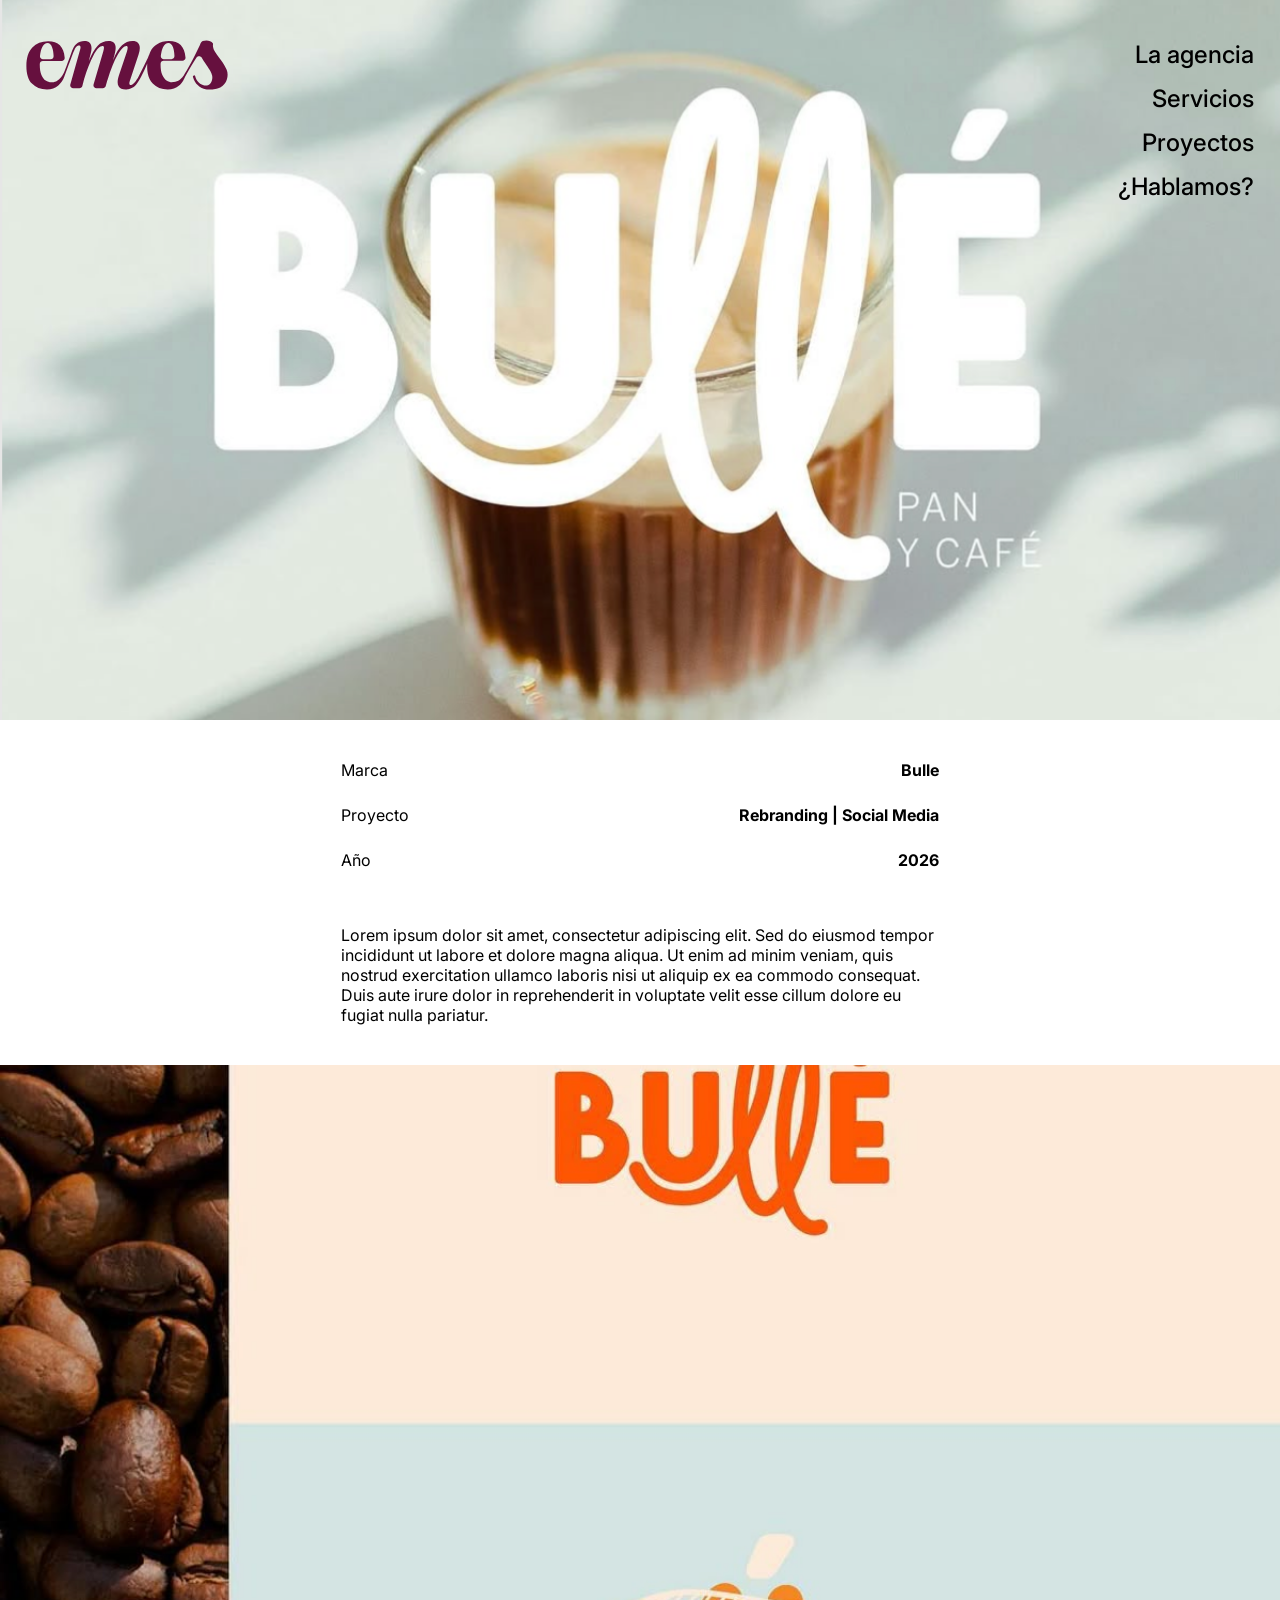
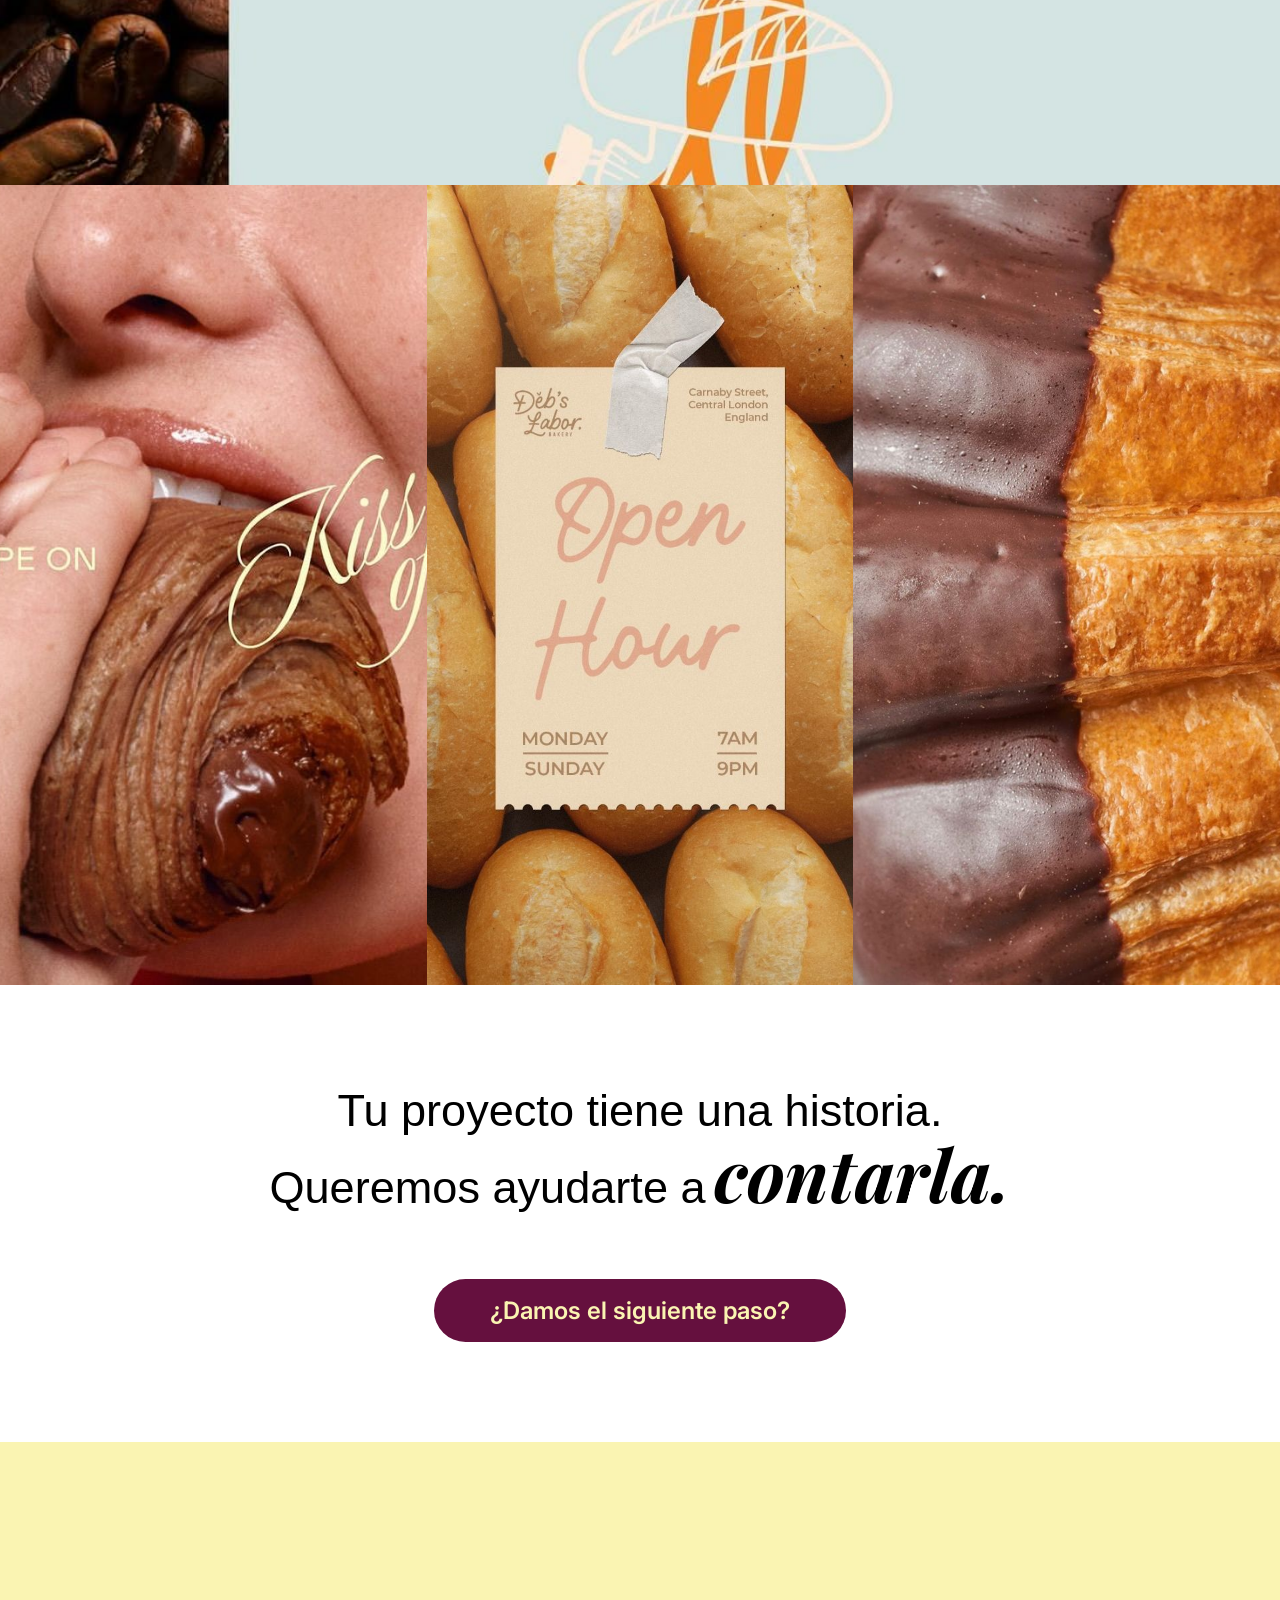
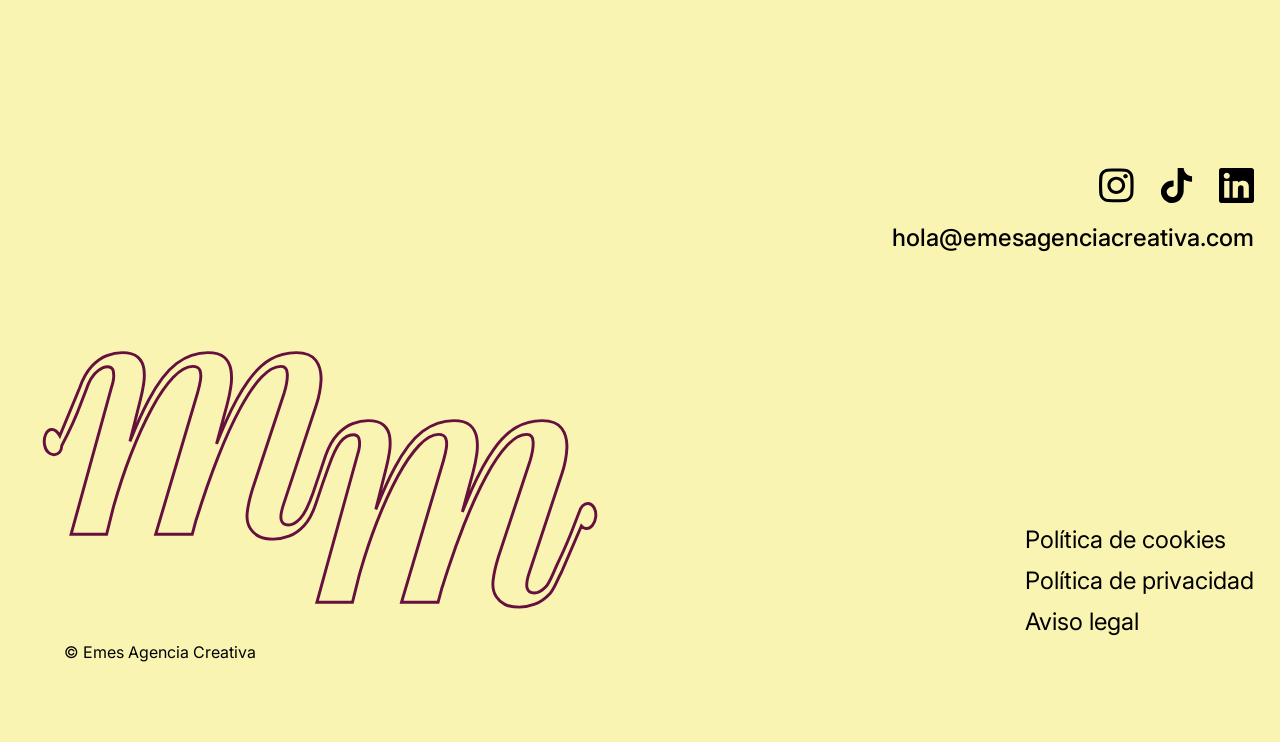
<file: pag proyectos/index.html>
<!DOCTYPE html>
<html lang="es">

<head>
    <meta charset="UTF-8">
    <meta name="viewport" content="width=device-width, initial-scale=1.0">
    <title>Emes Agencia Creativa - Proyectos - Salirse de madre</title>
    <!-- cambiar el codigo de las fuentes, con las dos seleccionadas ese codigo -->
    <!-- Playfair Display -->
    <link rel="preconnect" href="https://fonts.googleapis.com">
    <link rel="preconnect" href="https://fonts.gstatic.com" crossorigin>
    <link
        href="https://fonts.googleapis.com/css2?family=Inter:wght@100..900&family=Playfair+Display:ital,wght@0,400..900;1,400..900&display=swap"
        rel="stylesheet">
    <!-- Excon variable -->
    <link href="https://api.fontshare.com/v2/css?f[]=excon@1,2&display=swap" rel="stylesheet">
    <!-- Inter -->
    <link rel="stylesheet" href="estilo-pagina-proyectos.css">
    <link rel="stylesheet" href="../estilo.css">

</head>

<body>
<header class="header">
    <nav class="nav-container" id="main-nav">
        <h1 class="header__logo">
            <a href="../index.html" aria-label="Emes Agencia Creativa - inicio">
                <?xml version="1.0" encoding="UTF-8"?>
                <svg id="svg-emes" data-name="Capa 1" xmlns="http://www.w3.org/2000/svg" viewBox="0 0 265.86 65.79"
                    class="emes-logo-svg vertical-align">
                    <defs>
                        <style>
                            .logo-emes {
                                fill: #66103e;
                            }
                        </style>
                    </defs>
                    <path class="logo-emes"
                        d="M264.21,39.66v-.12c-1.44-3.66-4.04-8.09-7.8-13.31l-2.72-3.62c-3.07-4.04-5.23-7.33-6.48-9.89-.31-.64-.76-1.99-1.08-3.75-.47-2.64.33-3.66-.31-4.66-2.44-3.87-8.82-4.66-13.31-2.93-1.08.42-2.81,2.23-3.65,5.11-9.07,19.13-16.88,33.25-21.14,39.73-.57.88-4.19,6.26-9.12,8.18-3.12,1.22-6.31,1.16-6.31,1.16-2.65,0-5.12-.78-7.42-2.34-2.3-1.55-4.17-4.05-5.61-7.47-1.44-3.42-2.16-7.71-2.16-12.86,0-.56,0-1.08,0-1.58.02-2.17,1.78-3.91,3.95-3.91h24.89c2.31,0,4.13-1.98,3.94-4.29-1.15-14.44-8.42-21.65-21.8-21.65-6,0-11.17,1.35-15.52,4.02-2.99,1.84-4.83,3.84-5.28,4.34-3.45,3.78-4.09,6.99-6.69,13.21-.13.31-.27.63-.27.63-.21.44-.41.82-.57,1.12-1.55,3.23-3.14,6.47-4.76,9.72-2.65,5.35-5.31,10.6-7.99,15.76-.03.06-.06.12-.1.18-.56.94-5.39,8.9-8.7,8.9-1.01,0-1.55-.5-1.55-.5-.44-.41-.67-1.06-.67-1.96,0-.78.24-1.91.71-3.38l11.45-34.47c1.08-3.11,1.63-5.96,1.63-8.53,0-2.81-.78-5.03-2.34-6.66-1.55-1.63-3.97-2.46-7.24-2.46-5.23,0-9.84,1.87-13.85,5.61-4.01,3.74-7.97,10.24-11.86,19.52l2.1-7.47c.94-3.5,1.4-6.35,1.4-8.53,0-6.08-3.08-9.12-9.22-9.12-5.61,0-10.43,2.03-14.42,6.08-4.01,4.05-7.93,10.83-11.75,20.33l2.57-10.05c.71-2.65,1.06-4.98,1.06-7.02,0-2.81-.74-5.06-2.22-6.78-1.48-1.71-3.89-2.57-7.24-2.57-1.99,0-3.85.31-5.61.94-1.94.69-3.27,1.58-3.68,1.87-2.9,2.01-4.43,4.65-5.17,6.24-.51.98-.98,2.05-1.4,3.21l-3.15,8.88c-.6,1.59-2.21,5.92-4.39,11.75-2.46,6.56-3.72,9.89-5.74,12.84-.5.73-4.1,5.93-8.05,7.45-1.78.68-5.02,1.15-6.15,1.15h-.09c-2.65,0-5.12-.78-7.42-2.34-2.3-1.55-4.17-4.05-5.61-7.47-1.44-3.42-2.16-7.71-2.16-12.86,0-.56,0-1.08,0-1.58.02-2.17,1.78-3.91,3.95-3.91h24.89c2.31,0,4.13-1.98,3.94-4.29C49.77,8.82,42.51,1.61,29.13,1.61c-8.65,0-15.59,2.78-20.8,8.35C3.1,15.52.5,23.57.5,34.09s2.43,18.06,7.3,23.31c4.87,5.25,11.43,7.89,19.69,7.89,6,0,11-1.78,15.01-5.32,3.62-3.2,6.22-7.02,7.84-11.45.68-1.86,3.89-10.52,9.63-26l2.22-5.96c.57-1.32.95-2.22,1.52-3.55l.33-.73c.24-.55.31-.74.44-1.03,0,0,.26-.58.97-1.48.2-.25.36-.42.4-.47,1.66-1.83,2.95-2.16,3.8-2.16,1.4,0,2.1.82,2.1,2.46,0,.93-.2,2.06-.59,3.38l-12.84,45.45c-.71,2.52,1.18,5.03,3.8,5.03h8.19c1.8,0,3.38-1.22,3.83-2.96l2.28-8.83v.12c3.89-13.01,8.05-23.56,12.44-31.67,4.4-8.1,8.35-12.15,11.86-12.15,1.24,0,1.87.74,1.87,2.22,0,1.16-.31,2.77-.94,4.8l-12.77,43.42c-.74,2.53,1.15,5.07,3.79,5.07h8.43c1.77,0,3.33-1.18,3.8-2.89l2.24-7.99v.35c4.52-14.65,9.02-25.81,13.5-33.48,4.48-7.67,8.31-11.51,11.51-11.51,1.08,0,1.63.78,1.63,2.34,0,1.1-.31,2.65-.94,4.68l-10.52,31.55c-1.16,3.5-1.75,6.55-1.75,9.12,0,2.18.43,3.93,1.28,5.25,1.71,2.81,4.83,4.21,9.34,4.21.61,0,1.61,0,2.87-.21,0,0,2.89-.46,5.67-2,4.04-2.22,6.87-5.51,11.89-15.03,2.3-4.36,5.11-10.1,7.93-17.05-.04.68-.1,1.79-.1,3.18,0,4.59.01,15.44,7.3,23.31,4.87,5.25,11.43,7.89,19.69,7.89,6,0,11-1.78,15.01-5.32.89-.78,3.24-2.86,5.37-6.32,1.18-1.89,1.8-3.44,1.96-3.79,1.23-2.88,5.4-10.26,15.61-26.62,1.61-2.58,5.4-2.52,6.91.12,1.35,2.37,3.38,5.57,6.11,9.59,2.31,3.37,4.02,5.97,5.13,7.83,1.11,1.84,1.89,3.83,2.36,5.93.47,2.12.37,4.32-.31,6.64-.51,1.76-1.48,4.49-4.39,5.92-2.72,1.32-5.58.71-6.57.44-3.65-.97-5.91-3.18-6.98-4.34-2.45-2.65-3.51-5.57-3.98-7.57-.19-.8-.99-1.29-1.79-1.14-.01,0-.02,0-.03,0-.85.17-1.41,1-1.21,1.84.26,1.11.65,2.35,1.21,3.66,1.2,2.84,2.77,4.9,3.97,6.26.77.8,2.55,2.52,4.76,3.89,1.23.76,2.38,1.28,2.69,1.42,1.11.48,1.78.71,2.65.91,2.85.72,8.58,1.14,14.12,0,1.89-.39,5.5-.93,9.45-3.99,2.86-2.21,4.82-5.13,5.88-8.78,1.31-4.47,1.23-8.52-.22-12.16ZM177.42,20.76c.6-5.04,1.62-8.93,3.05-11.65h-.01c1.83-3.46,4.14-5.2,6.95-5.2s4.77,2.01,6.14,6.02c1.04,3.07,1.64,6.77,1.79,11.1.08,2.26-1.69,4.15-3.95,4.15h-10.05c-2.36,0-4.21-2.07-3.93-4.42ZM18.39,20.89c.6-5.04,1.62-8.93,3.05-11.65h-.01c1.83-3.46,4.14-5.2,6.95-5.2s4.77,2.01,6.14,6.02c1.04,3.07,1.64,6.77,1.79,11.1.08,2.26-1.69,4.15-3.95,4.15h-10.05c-2.36,0-4.21-2.07-3.93-4.42Z" />
                </svg>
                <span class="visually-hidden">Emes Agencia Creativa</span>
            </a>
        </h1>

        <input type="checkbox" id="menu-toggle" class="menu-checkbox">

        <label for="menu-toggle" class="nav__burguer" aria-label="Abrir menú">
            <span></span>
            <span></span>
            <span></span>
        </label>

        <div class="header__menu">
            <ul class="header__menu_list">
                <li><a href="../la-agencia/index.html">La agencia</a></li>
                <li><a href="../servicios/index.html">Servicios</a></li>
                <li><a href="../proyectos/index.html">Proyectos</a></li>
                <li><a href="../contacto/index.html">¿Hablamos?</a></li>
            </ul>
        </div>

        <!-- OVERLAY MENÚ HAMBURGUESA -->
        <div class="menu__overlay">

            <div class="menu__overlay_header">
                <?xml version="1.0" encoding="UTF-8"?>
                <svg id="svg-emes-contorno" data-name="Capa 1" xmlns="http://www.w3.org/2000/svg"
                    viewBox="0 0 265.86 65.79" class="emes-logo-svg">
                    <defs>
                        <style>
                            .cls-1 {
                                fill: none;
                                stroke: #66103e;
                                stroke-miterlimit: 10;
                            }
                        </style>
                    </defs>
                    <path class="cls-1"
                        d="M264.21,39.66v-.12c-1.44-3.66-4.04-8.09-7.8-13.31l-2.72-3.62c-3.07-4.04-5.23-7.33-6.48-9.89-.31-.64-.76-1.99-1.08-3.75-.47-2.64.33-3.66-.31-4.66-2.44-3.87-8.82-4.66-13.31-2.93-1.08.42-2.81,2.23-3.65,5.11-9.07,19.13-16.88,33.25-21.14,39.73-.57.88-4.19,6.26-9.12,8.18-3.12,1.22-6.31,1.16-6.31,1.16-2.65,0-5.12-.78-7.42-2.34-2.3-1.55-4.17-4.05-5.61-7.47-1.44-3.42-2.16-7.71-2.16-12.86,0-.56,0-1.08,0-1.58.02-2.17,1.78-3.91,3.95-3.91h24.89c2.31,0,4.13-1.98,3.94-4.29-1.15-14.44-8.42-21.65-21.8-21.65-6,0-11.17,1.35-15.52,4.02-2.99,1.84-4.83,3.84-5.28,4.34-3.45,3.78-4.09,6.99-6.69,13.21-.13.31-.27.63-.27.63-.21.44-.41.82-.57,1.12-1.55,3.23-3.14,6.47-4.76,9.72-2.65,5.35-5.31,10.6-7.99,15.76-.03.06-.06.12-.1.18-.56.94-5.39,8.9-8.7,8.9-1.01,0-1.55-.5-1.55-.5-.44-.41-.67-1.06-.67-1.96,0-.78.24-1.91.71-3.38l11.45-34.47c1.08-3.11,1.63-5.96,1.63-8.53,0-2.81-.78-5.03-2.34-6.66-1.55-1.63-3.97-2.46-7.24-2.46-5.23,0-9.84,1.87-13.85,5.61-4.01,3.74-7.97,10.24-11.86,19.52l2.1-7.47c.94-3.5,1.4-6.35,1.4-8.53,0-6.08-3.08-9.12-9.22-9.12-5.61,0-10.43,2.03-14.42,6.08-4.01,4.05-7.93,10.83-11.75,20.33l2.57-10.05c.71-2.65,1.06-4.98,1.06-7.02,0-2.81-.74-5.06-2.22-6.78-1.48-1.71-3.89-2.57-7.24-2.57-1.99,0-3.85.31-5.61.94-1.94.69-3.27,1.58-3.68,1.87-2.9,2.01-4.43,4.65-5.17,6.24-.51.98-.98,2.05-1.4,3.21l-3.15,8.88c-.6,1.59-2.21,5.92-4.39,11.75-2.46,6.56-3.72,9.89-5.74,12.84-.5.73-4.1,5.93-8.05,7.45-1.78.68-5.02,1.15-6.15,1.15h-.09c-2.65,0-5.12-.78-7.42-2.34-2.3-1.55-4.17-4.05-5.61-7.47-1.44-3.42-2.16-7.71-2.16-12.86,0-.56,0-1.08,0-1.58.02-2.17,1.78-3.91,3.95-3.91h24.89c2.31,0,4.13-1.98,3.94-4.29C49.77,8.82,42.51,1.61,29.13,1.61c-8.65,0-15.59,2.78-20.8,8.35C3.1,15.52.5,23.57.5,34.09s2.43,18.06,7.3,23.31c4.87,5.25,11.43,7.89,19.69,7.89,6,0,11-1.78,15.01-5.32,3.62-3.2,6.22-7.02,7.84-11.45.68-1.86,3.89-10.52,9.63-26l2.22-5.96c.57-1.32.95-2.22,1.52-3.55l.33-.73c.24-.55.31-.74.44-1.03,0,0,.26-.58.97-1.48.2-.25.36-.42.4-.47,1.66-1.83,2.95-2.16,3.8-2.16,1.4,0,2.1.82,2.1,2.46,0,.93-.2,2.06-.59,3.38l-12.84,45.45c-.71,2.52,1.18,5.03,3.8,5.03h8.19c1.8,0,3.38-1.22,3.83-2.96l2.28-8.83v.12c3.89-13.01,8.05-23.56,12.44-31.67,4.4-8.1,8.35-12.15,11.86-12.15,1.24,0,1.87.74,1.87,2.22,0,1.16-.31,2.77-.94,4.8l-12.77,43.42c-.74,2.53,1.15,5.07,3.79,5.07h8.43c1.77,0,3.33-1.18,3.8-2.89l2.24-7.99v.35c4.52-14.65,9.02-25.81,13.5-33.48,4.48-7.67,8.31-11.51,11.51-11.51,1.08,0,1.63.78,1.63,2.34,0,1.1-.31,2.65-.94,4.68l-10.52,31.55c-1.16,3.5-1.75,6.55-1.75,9.12,0,2.18.43,3.93,1.28,5.25,1.71,2.81,4.83,4.21,9.34,4.21.61,0,1.61,0,2.87-.21,0,0,2.89-.46,5.67-2,4.04-2.22,6.87-5.51,11.89-15.03,2.3-4.36,5.11-10.1,7.93-17.05-.04.68-.1,1.79-.1,3.18,0,4.59.01,15.44,7.3,23.31,4.87,5.25,11.43,7.89,19.69,7.89,6,0,11-1.78,15.01-5.32.89-.78,3.24-2.86,5.37-6.32,1.18-1.89,1.8-3.44,1.96-3.79,1.23-2.88,5.4-10.26,15.61-26.62,1.61-2.58,5.4-2.52,6.91.12,1.35,2.37,3.38,5.57,6.11,9.59,2.31,3.37,4.02,5.97,5.13,7.83,1.11,1.84,1.89,3.83,2.36,5.93.47,2.12.37,4.32-.31,6.64-.51,1.76-1.48,4.49-4.39,5.92-2.72,1.32-5.58.71-6.57.44-3.65-.97-5.91-3.18-6.98-4.34-2.45-2.65-3.51-5.57-3.98-7.57-.19-.8-.99-1.29-1.79-1.14-.01,0-.02,0-.03,0-.85.17-1.41,1-1.21,1.84.26,1.11.65,2.35,1.21,3.66,1.2,2.84,2.77,4.9,3.97,6.26.77.8,2.55,2.52,4.76,3.89,1.23.76,2.38,1.28,2.69,1.42,1.11.48,1.78.71,2.65.91,2.85.72,8.58,1.14,14.12,0,1.89-.39,5.5-.93,9.45-3.99,2.86-2.21,4.82-5.13,5.88-8.78,1.31-4.47,1.23-8.52-.22-12.16ZM177.42,20.76c.6-5.04,1.62-8.93,3.05-11.65h-.01c1.83-3.46,4.14-5.2,6.95-5.2s4.77,2.01,6.14,6.02c1.04,3.07,1.64,6.77,1.79,11.1.08,2.26-1.69,4.15-3.95,4.15h-10.05c-2.36,0-4.21-2.07-3.93-4.42ZM18.39,20.89c.6-5.04,1.62-8.93,3.05-11.65h-.01c1.83-3.46,4.14-5.2,6.95-5.2s4.77,2.01,6.14,6.02c1.04,3.07,1.64,6.77,1.79,11.1.08,2.26-1.69,4.15-3.95,4.15h-10.05c-2.36,0-4.21-2.07-3.93-4.42Z" />
                </svg>
            </div>

            <nav class="menu__overlay_nav">
                <ul class="menu__overlay_nav_list">
                    <li><a href="../la-agencia/index.html">La agencia</a></li>
                    <li><a href="../servicios/index.html">Servicios</a></li>
                    <li><a href="../proyectos/index.html">Proyectos</a></li>
                    <li><a href="../contacto/index.html">¿Hablamos?</a></li>
                </ul>
            </nav>

            <div class="menu__overlay_footer">
                <?xml version="1.0" encoding="UTF-8"?>
                <svg id="svg-mm-contorno" data-name="Capa 1" xmlns="http://www.w3.org/2000/svg"
                    viewBox="0 0 200.99 90.3" class="logo-mm-contorno__footer">
                    <defs>
                        <style>
                            .cls-1 {
                                fill: none;
                                stroke: #66103e;
                                stroke-miterlimit: 10;
                            }
                        </style>
                    </defs>
                    <path class="cls-1"
                        d="M192.12,53.21c-1.42-.15-2.76,1.22-3.22,3.16-1.03,2.36-2.73,7.93-6.84,16.38-2.03,4.17-3.01,7.31-4.39,8.79-1.39,1.48-2.73,2.23-4.04,2.23s-2.12-.55-2.43-1.64c-.31-1.09-.08-2.81.69-5.16l11.32-34.35c.92-2.89,1.44-5.67,1.56-8.32.12-2.66-.46-4.88-1.73-6.68-1.27-1.8-3.52-2.7-6.76-2.7s-6.07.76-8.72,2.29c-2.66,1.52-5.24,4.03-7.74,7.5-2.5,3.48-5.03,8.09-7.57,13.83-1.02,2.31-2.08,4.84-3.16,7.58l3.63-13.5c.54-2.03.96-4.08,1.27-6.15.31-2.07.31-3.99,0-5.74-.31-1.76-1.06-3.16-2.25-4.22-1.2-1.06-3.06-1.58-5.6-1.58-3.85,0-7.39,1.23-10.63,3.69-3.24,2.46-6.4,6.56-9.48,12.31-2.08,3.87-4.24,8.66-6.49,14.32l3.49-13.91c.46-1.8.85-3.63,1.15-5.51.31-1.88.35-3.65.12-5.33-.23-1.68-.92-3.03-2.08-4.05-1.15-1.01-2.93-1.52-5.31-1.52-1.69,0-3.45.35-5.26,1.05-1.81.7-3.52,1.92-5.14,3.63-1.62,1.72-3,4.18-4.16,7.38l-2.58,7.74h-.01l-1.62,4.81c-1.54,4.38-3.01,7.31-4.39,8.79-1.39,1.48-2.73,2.23-4.04,2.23s-2.12-.55-2.43-1.64c-.31-1.09-.08-2.81.69-5.16l11.32-34.35c.92-2.89,1.44-5.67,1.56-8.32.12-2.66-.46-4.88-1.73-6.68-1.27-1.8-3.52-2.7-6.76-2.7s-6.07.76-8.72,2.29c-2.66,1.52-5.24,4.03-7.74,7.5-2.5,3.48-5.03,8.09-7.57,13.83-1.02,2.31-2.08,4.84-3.16,7.58l3.63-13.5c.54-2.03.96-4.08,1.27-6.15.31-2.07.31-3.99,0-5.74-.31-1.76-1.06-3.16-2.25-4.22-1.2-1.06-3.06-1.58-5.6-1.58-3.85,0-7.39,1.23-10.63,3.69-3.24,2.46-6.4,6.56-9.48,12.31-2.08,3.87-4.24,8.66-6.49,14.32l3.49-13.91c.46-1.8.85-3.63,1.15-5.51.31-1.88.35-3.65.12-5.33-.23-1.68-.92-3.03-2.08-4.05-1.15-1.01-2.93-1.52-5.31-1.52-1.69,0-3.45.35-5.26,1.05-1.81.7-3.52,1.92-5.14,3.63-1.62,1.72-3,4.18-4.16,7.38l-6.76,16.34c-.69-1.26-1.85-2.3-2.96-2.14-1.63.23-2.61,2.62-2.28,5,.33,2.38,1.92,3.79,3.55,3.55,1.32-.19,2.25-1.3,2.38-3.11,4.91-9.22,6.19-13.57,7.1-15.9.84-2.15,1.16-2.99,1.9-4.96.3-.8.98-2.17,2.15-3.53,0,0,2.2-2.52,4.39-2.52,1.08,0,1.73.41,1.96,1.23.23.82.29,1.76.17,2.81-.12,1.06-.33,1.98-.64,2.76l-13.87,50.41h12.13l2.36-9.4c1.79-6.35,3.75-12.29,5.9-17.79,2.35-6.02,4.76-11.29,7.22-15.82,2.46-4.53,4.89-8.05,7.28-10.55,2.39-2.5,4.58-3.75,6.59-3.75,1.31,0,2.14.43,2.48,1.29.35.86.42,1.95.23,3.28-.19,1.33-.52,2.77-.98,4.34l-14.33,48.41h12.48l1.43-5.32-.04.28c2.46-7.97,4.97-15.16,7.51-21.57,2.54-6.41,5.06-11.92,7.57-16.53,2.5-4.61,4.91-8.13,7.22-10.55,2.31-2.42,4.51-3.63,6.59-3.63,1.46,0,2.2.92,2.2,2.75s-.35,3.89-1.04,6.15l-10.86,32.94c-.92,2.97-1.52,5.61-1.79,7.91-.27,2.31.1,4.2,1.1,5.69.69,1.1,1.66,1.95,2.89,2.58,1.23.62,2.89.94,4.97.94,1.69,0,3.45-.33,5.26-1s3.52-1.85,5.14-3.58c1.62-1.72,2.96-4.22,4.04-7.5l2.57-7.62h.02l1.73-4.92c1.39-3.99,2.73-6.82,4.04-8.5,1.31-1.68,2.77-2.52,4.39-2.52,1.08,0,1.73.41,1.96,1.23.23.82.29,1.76.17,2.81-.12,1.06-.33,1.98-.64,2.76l-13.87,50.41h12.13l2.36-9.4c1.79-6.35,3.75-12.29,5.9-17.79,2.35-6.02,4.76-11.29,7.22-15.82,2.46-4.53,4.89-8.05,7.28-10.55,2.39-2.5,4.58-3.75,6.59-3.75,1.31,0,2.14.43,2.48,1.29.35.86.42,1.95.23,3.28-.19,1.33-.52,2.77-.98,4.34l-14.33,48.41h12.48l1.43-5.32-.04.28c2.46-7.97,4.97-15.16,7.51-21.57,2.54-6.41,5.06-11.92,7.57-16.53,2.5-4.61,4.91-8.13,7.22-10.55,2.31-2.42,4.51-3.63,6.59-3.63,1.46,0,2.2.92,2.2,2.75s-.35,3.89-1.04,6.15l-10.86,32.94c-.92,2.97-1.52,5.61-1.79,7.91-.27,2.31.1,4.2,1.1,5.69.69,1.1,1.66,1.95,2.89,2.58,1.23.62,2.89.94,4.97.94,1.69,0,3.45-.33,5.26-1s3.52-1.85,5.14-3.58c1.62-1.72,2.35-4.35,4.04-7.5l6.74-15.61c.42.49.94.81,1.53.87,1.62.17,3.12-1.61,3.36-3.98.24-2.36-.88-4.41-2.5-4.58Z" />
                </svg>

                <div class="footer__items">
                    <div class="footer__social-icons">
                        <a href="#" aria-label="Instagram">
                            <svg width="44" height="43" viewBox="0 0 44 43" fill="none"
                                xmlns="http://www.w3.org/2000/svg">
                                <path
                                    d="M31.9839 42.2702C24.9396 42.6569 18.2015 42.6569 11.4635 42.2702C5.20669 41.8835 0.612551 37.4577 0.262522 31.3562C-0.0875074 24.6961 -0.0875074 18.1649 0.262522 11.4618C0.525044 5.66109 4.8129 0.891594 10.6759 0.418942C18.0703 -0.139647 25.1584 -0.139647 32.5527 0.418942C38.6345 0.848626 43.0536 5.70406 43.3162 11.6767C43.5787 18.3368 43.5787 24.6961 43.2286 31.3562C42.9224 37.3288 38.4157 42.0124 32.0277 42.3131L31.9839 42.2702ZM32.1152 38.403C36.4906 38.1452 39.1158 34.7507 39.3345 30.8406C39.6846 24.3953 39.6846 18.1219 39.3345 11.6337C39.1158 7.80951 36.5343 4.58688 32.509 4.24313C25.1584 3.64157 17.9828 3.5986 10.6759 4.2861C7.26311 4.62985 4.68165 7.29389 4.37537 10.6884C3.71906 17.7352 3.76282 24.6961 4.37537 31.7429C4.68165 35.4382 7.6569 38.1452 11.4197 38.403C18.289 38.8327 25.0709 38.8757 32.1589 38.403H32.1152Z"
                                    fill="black" />
                                <path
                                    d="M35.9217 9.91453C35.9217 8.49657 34.7404 7.37939 33.3403 7.37939C31.9401 7.37939 30.7588 8.49657 30.7588 9.91453C30.7588 11.3325 31.9401 12.4497 33.3403 12.4497C34.7404 12.4497 35.9217 11.3325 35.9217 9.91453Z"
                                    fill="black" />
                                <path
                                    d="M32.8593 21.3017C32.8593 27.3172 27.8714 32.2156 21.7021 32.2156C15.5328 32.2156 10.5449 27.3172 10.5449 21.3017C10.5449 15.2861 15.5328 10.3877 21.7021 10.3877C27.8714 10.3877 32.8593 15.2861 32.8593 21.3017ZM28.9652 21.2587C28.9652 17.3486 25.7275 14.1689 21.7459 14.1689C17.7643 14.1689 14.5265 17.3486 14.5265 21.2587C14.5265 25.1688 17.7643 28.3485 21.7459 28.3485C25.7275 28.3485 28.9652 25.1688 28.9652 21.2587Z"
                                    fill="black" />
                                <path
                                    d="M33.3403 12.4497C34.766 12.4497 35.9217 11.3146 35.9217 9.91453C35.9217 8.51441 34.766 7.37939 33.3403 7.37939C31.9146 7.37939 30.7588 8.51441 30.7588 9.91453C30.7588 11.3146 31.9146 12.4497 33.3403 12.4497Z"
                                    fill="black" />
                            </svg>
                        </a>

                        <a href="#" aria-label="TikTok">
                            <svg width="40" height="45" viewBox="0 0 40 45" fill="none"
                                xmlns="http://www.w3.org/2000/svg">
                                <path
                                    d="M9.56337 44.2223C5.0396 42.7078 2.05306 38.9866 0.867215 35.4817C-0.757829 30.7219 -0.0990411 25.8757 2.84361 22.1111C6.04977 18.0005 10.9688 16.2264 16.2832 16.1831V23.5823C13.7797 24.2747 11.2763 24.7074 9.47555 26.2218C6.22546 28.9911 7.05993 33.7941 10.3539 36.0442C12.5499 37.5154 15.1852 37.9481 17.6447 36.7365C19.4893 35.8278 21.4218 33.1451 21.4218 30.4623L21.5096 0H29.1518C29.8984 5.92804 33.7633 10.3416 40 10.4714V17.7408C36.135 18.0437 33.0167 16.7456 29.4153 14.885L29.2396 29.7267C29.2396 33.5778 27.5267 37.2558 25.0233 40.0683C21.2022 44.3521 15.273 46.1262 9.56337 44.2656V44.2223Z"
                                    fill="black" />
                            </svg>
                        </a>

                        <a href="#" aria-label="LinkedIn">
                            <svg width="43" height="43" viewBox="0 0 43 43" fill="none"
                                xmlns="http://www.w3.org/2000/svg">
                                <path
                                    d="M40.223 42.9566H2.73362C1.30174 42.9566 0 41.5247 0 40.1362V3.25429C0 1.34511 1.04141 0.347124 2.95059 0H39.8759C41.3945 0 43 1.30172 43 2.82038V40.1362C43 41.3946 41.8719 43 40.2664 43L40.223 42.9566ZM13.2775 9.5893C13.2775 7.54995 11.5853 5.85772 9.54596 5.85772C7.50661 5.85772 5.81438 7.50656 5.81438 9.5893C5.81438 11.672 7.50661 13.3209 9.54596 13.3209C11.5853 13.3209 13.2775 11.672 13.2775 9.5893ZM23.3007 24.776C23.3007 22.6932 25.0363 21.4349 26.5984 21.3047C28.0737 21.218 30.113 22.2593 30.113 24.0817L30.1998 36.6216H36.665L36.6216 22.6499C36.6216 18.7447 33.888 15.9243 30.0696 15.5772C27.553 15.3602 25.3401 16.1847 23.6044 17.8769L22.9536 16.0545L16.8355 16.1413V36.665H23.1706L23.3007 24.776ZM12.8002 16.0545H6.37841V36.665H12.8002V16.0545Z"
                                    fill="black" />
                            </svg>
                        </a>
                    </div>

                    <p class="footer__copyright">© Emes Agencia Creativa</p>
                </div>
            </div>

        </div>

    </nav>
</header>

<div class="hero_container">
    <picture>
         <source media="(max-width: 650px)" srcset="assets/img-home-projects-cafe.jpg">
         <source media="(max-width: 768px)" srcset="assets/img-hero-salirse_de_madre-desktop.webp">
         <img src="assets/img-home-projects-cafe-desktop.png" alt="Descripción del proyecto café">
    </picture>
</div>


<div class="project_content">
<div class="info_card">
    <div class="info_card__item">
    <p>Marca</p>
    <p>Bulle</p>
    </div>
    
    <div class="info_card__item">
        <p>Proyecto</p>
        <p>Rebranding | Social Media</p>
    </div>
    
    <div class="info_card__item">
        <p>Año</p>
        <p>2026</p>
    </div>

    <p>Lorem ipsum dolor sit amet, consectetur adipiscing elit. Sed do eiusmod tempor incididunt ut labore et dolore magna
    aliqua. Ut enim ad minim veniam, quis nostrud exercitation ullamco laboris nisi ut aliquip ex ea commodo consequat. Duis
    aute irure dolor in reprehenderit in voluptate velit esse cillum dolore eu fugiat nulla pariatur.</p>
    
</div>



<div class="contenedor_img">
    <div class="contenedor_img_apaisado">
        <img src="assets/img-project-cafe-4.jpg" alt="" class="img_apaisada">
    </div>
</div>

<div class="contenedor_img_3">
<div class="contenedor_img_3_card">
    <img src="assets/img-project-cafe-1.jpg" alt="" class="img_vertical">
</div>

<div class="contenedor_img_3_card">
    <img src="assets/img-project-cafe-2.jpg" alt="" class="img_vertical">
</div>

<div class="contenedor_img_3_card">
    <img src="assets/img-project-cafe-3.jpg" alt="" class="img_vertical">
</div>
</div>


<div class="cta_contacto">
    <div class="servicios__cta">
        <!-- línea 1 -->
        <h2 class="proyectos__frase">
            <span class="titulo1-excon">Tu proyecto tiene una historia.</span>
        </h2>
        <!-- línea 2 -->
        <h2 class="proyectos__frase titulo1-excon">
            <span>Queremos ayudarte a</span> 
            <span class="titulo2-playfair">contarla.</span>
        </h2>
    </div>
    <div class="padding-btn">
    <a href="../contacto/index.html" class="btn">¿Damos el siguiente paso?</a>     
    </div>
</div>

<!-- FOOTER MÓVIL -->
<footer class="footer-mobile">
    <div class="footer-mobile__top">
        <a href="mailto:hola@emesagenciacreativa.com" class="footer-mobile__email">hola@emesagenciacreativa.com</a>

        <!-- nav semántico para los links legales, usamos nav porque es un grupo de enlaces de navegación pero se diferencia del nav principal del header con aria label-->
        <nav class="footer-mobile__legal" aria-label="Enlaces legales">
            <a href="../../uso de datos/cookies/index.html">Política de cookies</a>
            <a href="../../uso de datos/politica privacidad/index.html">Política de privacidad</a>
            <a href="../../uso de datos/aviso legal/index.html">Aviso legal</a>
        </nav>
    </div>
    <div class="footer-mobile__bottom">
        <!-- SVG de logo-mm-contorno -->
        <?xml version="1.0" encoding="UTF-8"?>
        <svg id="svg-mm-contorno" data-name="Capa 1" xmlns="http://www.w3.org/2000/svg" viewBox="0 0 200.99 90.3"
            class="logo-mm-contorno__footer">
            <defs>
                <style>
                    .cls-1 {
                        fill: none;
                        stroke: #66103e;
                        stroke-miterlimit: 10;
                    }
                </style>
            </defs>
            <path class="cls-1"
                d="M192.12,53.21c-1.42-.15-2.76,1.22-3.22,3.16-1.03,2.36-2.73,7.93-6.84,16.38-2.03,4.17-3.01,7.31-4.39,8.79-1.39,1.48-2.73,2.23-4.04,2.23s-2.12-.55-2.43-1.64c-.31-1.09-.08-2.81.69-5.16l11.32-34.35c.92-2.89,1.44-5.67,1.56-8.32.12-2.66-.46-4.88-1.73-6.68-1.27-1.8-3.52-2.7-6.76-2.7s-6.07.76-8.72,2.29c-2.66,1.52-5.24,4.03-7.74,7.5-2.5,3.48-5.03,8.09-7.57,13.83-1.02,2.31-2.08,4.84-3.16,7.58l3.63-13.5c.54-2.03.96-4.08,1.27-6.15.31-2.07.31-3.99,0-5.74-.31-1.76-1.06-3.16-2.25-4.22-1.2-1.06-3.06-1.58-5.6-1.58-3.85,0-7.39,1.23-10.63,3.69-3.24,2.46-6.4,6.56-9.48,12.31-2.08,3.87-4.24,8.66-6.49,14.32l3.49-13.91c.46-1.8.85-3.63,1.15-5.51.31-1.88.35-3.65.12-5.33-.23-1.68-.92-3.03-2.08-4.05-1.15-1.01-2.93-1.52-5.31-1.52-1.69,0-3.45.35-5.26,1.05-1.81.7-3.52,1.92-5.14,3.63-1.62,1.72-3,4.18-4.16,7.38l-2.58,7.74h-.01l-1.62,4.81c-1.54,4.38-3.01,7.31-4.39,8.79-1.39,1.48-2.73,2.23-4.04,2.23s-2.12-.55-2.43-1.64c-.31-1.09-.08-2.81.69-5.16l11.32-34.35c.92-2.89,1.44-5.67,1.56-8.32.12-2.66-.46-4.88-1.73-6.68-1.27-1.8-3.52-2.7-6.76-2.7s-6.07.76-8.72,2.29c-2.66,1.52-5.24,4.03-7.74,7.5-2.5,3.48-5.03,8.09-7.57,13.83-1.02,2.31-2.08,4.84-3.16,7.58l3.63-13.5c.54-2.03.96-4.08,1.27-6.15.31-2.07.31-3.99,0-5.74-.31-1.76-1.06-3.16-2.25-4.22-1.2-1.06-3.06-1.58-5.6-1.58-3.85,0-7.39,1.23-10.63,3.69-3.24,2.46-6.4,6.56-9.48,12.31-2.08,3.87-4.24,8.66-6.49,14.32l3.49-13.91c.46-1.8.85-3.63,1.15-5.51.31-1.88.35-3.65.12-5.33-.23-1.68-.92-3.03-2.08-4.05-1.15-1.01-2.93-1.52-5.31-1.52-1.69,0-3.45.35-5.26,1.05-1.81.7-3.52,1.92-5.14,3.63-1.62,1.72-3,4.18-4.16,7.38l-6.76,16.34c-.69-1.26-1.85-2.3-2.96-2.14-1.63.23-2.61,2.62-2.28,5,.33,2.38,1.92,3.79,3.55,3.55,1.32-.19,2.25-1.3,2.38-3.11,4.91-9.22,6.19-13.57,7.1-15.9.84-2.15,1.16-2.99,1.9-4.96.3-.8.98-2.17,2.15-3.53,0,0,2.2-2.52,4.39-2.52,1.08,0,1.73.41,1.96,1.23.23.82.29,1.76.17,2.81-.12,1.06-.33,1.98-.64,2.76l-13.87,50.41h12.13l2.36-9.4c1.79-6.35,3.75-12.29,5.9-17.79,2.35-6.02,4.76-11.29,7.22-15.82,2.46-4.53,4.89-8.05,7.28-10.55,2.39-2.5,4.58-3.75,6.59-3.75,1.31,0,2.14.43,2.48,1.29.35.86.42,1.95.23,3.28-.19,1.33-.52,2.77-.98,4.34l-14.33,48.41h12.48l1.43-5.32-.04.28c2.46-7.97,4.97-15.16,7.51-21.57,2.54-6.41,5.06-11.92,7.57-16.53,2.5-4.61,4.91-8.13,7.22-10.55,2.31-2.42,4.51-3.63,6.59-3.63,1.46,0,2.2.92,2.2,2.75s-.35,3.89-1.04,6.15l-10.86,32.94c-.92,2.97-1.52,5.61-1.79,7.91-.27,2.31.1,4.2,1.1,5.69.69,1.1,1.66,1.95,2.89,2.58,1.23.62,2.89.94,4.97.94,1.69,0,3.45-.33,5.26-1s3.52-1.85,5.14-3.58c1.62-1.72,2.96-4.22,4.04-7.5l2.57-7.62h.02l1.73-4.92c1.39-3.99,2.73-6.82,4.04-8.5,1.31-1.68,2.77-2.52,4.39-2.52,1.08,0,1.73.41,1.96,1.23.23.82.29,1.76.17,2.81-.12,1.06-.33,1.98-.64,2.76l-13.87,50.41h12.13l2.36-9.4c1.79-6.35,3.75-12.29,5.9-17.79,2.35-6.02,4.76-11.29,7.22-15.82,2.46-4.53,4.89-8.05,7.28-10.55,2.39-2.5,4.58-3.75,6.59-3.75,1.31,0,2.14.43,2.48,1.29.35.86.42,1.95.23,3.28-.19,1.33-.52,2.77-.98,4.34l-14.33,48.41h12.48l1.43-5.32-.04.28c2.46-7.97,4.97-15.16,7.51-21.57,2.54-6.41,5.06-11.92,7.57-16.53,2.5-4.61,4.91-8.13,7.22-10.55,2.31-2.42,4.51-3.63,6.59-3.63,1.46,0,2.2.92,2.2,2.75s-.35,3.89-1.04,6.15l-10.86,32.94c-.92,2.97-1.52,5.61-1.79,7.91-.27,2.31.1,4.2,1.1,5.69.69,1.1,1.66,1.95,2.89,2.58,1.23.62,2.89.94,4.97.94,1.69,0,3.45-.33,5.26-1s3.52-1.85,5.14-3.58c1.62-1.72,2.35-4.35,4.04-7.5l6.74-15.61c.42.49.94.81,1.53.87,1.62.17,3.12-1.61,3.36-3.98.24-2.36-.88-4.41-2.5-4.58Z" />
        </svg>

        <div class="footer__social-icons">
            <a href="#" aria-label="Instagram">
                <!-- SVG de instagram -->
                <svg width="44" height="43" viewBox="0 0 44 43" fill="none" xmlns="http://www.w3.org/2000/svg">
                    <path
                        d="M31.9839 42.2702C24.9396 42.6569 18.2015 42.6569 11.4635 42.2702C5.20669 41.8835 0.612551 37.4577 0.262522 31.3562C-0.0875074 24.6961 -0.0875074 18.1649 0.262522 11.4618C0.525044 5.66109 4.8129 0.891594 10.6759 0.418942C18.0703 -0.139647 25.1584 -0.139647 32.5527 0.418942C38.6345 0.848626 43.0536 5.70406 43.3162 11.6767C43.5787 18.3368 43.5787 24.6961 43.2286 31.3562C42.9224 37.3288 38.4157 42.0124 32.0277 42.3131L31.9839 42.2702ZM32.1152 38.403C36.4906 38.1452 39.1158 34.7507 39.3345 30.8406C39.6846 24.3953 39.6846 18.1219 39.3345 11.6337C39.1158 7.80951 36.5343 4.58688 32.509 4.24313C25.1584 3.64157 17.9828 3.5986 10.6759 4.2861C7.26311 4.62985 4.68165 7.29389 4.37537 10.6884C3.71906 17.7352 3.76282 24.6961 4.37537 31.7429C4.68165 35.4382 7.6569 38.1452 11.4197 38.403C18.289 38.8327 25.0709 38.8757 32.1589 38.403H32.1152Z"
                        fill="black" />
                    <path
                        d="M35.9217 9.91453C35.9217 8.49657 34.7404 7.37939 33.3403 7.37939C31.9401 7.37939 30.7588 8.49657 30.7588 9.91453C30.7588 11.3325 31.9401 12.4497 33.3403 12.4497C34.7404 12.4497 35.9217 11.3325 35.9217 9.91453Z"
                        fill="black" />
                    <path
                        d="M32.8593 21.3017C32.8593 27.3172 27.8714 32.2156 21.7021 32.2156C15.5328 32.2156 10.5449 27.3172 10.5449 21.3017C10.5449 15.2861 15.5328 10.3877 21.7021 10.3877C27.8714 10.3877 32.8593 15.2861 32.8593 21.3017ZM28.9652 21.2587C28.9652 17.3486 25.7275 14.1689 21.7459 14.1689C17.7643 14.1689 14.5265 17.3486 14.5265 21.2587C14.5265 25.1688 17.7643 28.3485 21.7459 28.3485C25.7275 28.3485 28.9652 25.1688 28.9652 21.2587Z"
                        fill="black" />
                    <path
                        d="M33.3403 12.4497C34.766 12.4497 35.9217 11.3146 35.9217 9.91453C35.9217 8.51441 34.766 7.37939 33.3403 7.37939C31.9146 7.37939 30.7588 8.51441 30.7588 9.91453C30.7588 11.3146 31.9146 12.4497 33.3403 12.4497Z"
                        fill="black" />
                </svg>
            </a>

            <a href="#" aria-label="TikTok">
                <!-- SVG TikTok -->
                <svg width="40" height="45" viewBox="0 0 40 45" fill="none" xmlns="http://www.w3.org/2000/svg">
                    <path
                        d="M9.56337 44.2223C5.0396 42.7078 2.05306 38.9866 0.867215 35.4817C-0.757829 30.7219 -0.0990411 25.8757 2.84361 22.1111C6.04977 18.0005 10.9688 16.2264 16.2832 16.1831V23.5823C13.7797 24.2747 11.2763 24.7074 9.47555 26.2218C6.22546 28.9911 7.05993 33.7941 10.3539 36.0442C12.5499 37.5154 15.1852 37.9481 17.6447 36.7365C19.4893 35.8278 21.4218 33.1451 21.4218 30.4623L21.5096 0H29.1518C29.8984 5.92804 33.7633 10.3416 40 10.4714V17.7408C36.135 18.0437 33.0167 16.7456 29.4153 14.885L29.2396 29.7267C29.2396 33.5778 27.5267 37.2558 25.0233 40.0683C21.2022 44.3521 15.273 46.1262 9.56337 44.2656V44.2223Z"
                        fill="black" />
                </svg>
            </a>

            <a href="#" aria-label="LinkedIn">
                <!-- SVG Linkedin -->
                <svg width="43" height="43" viewBox="0 0 43 43" fill="none" xmlns="http://www.w3.org/2000/svg">
                    <path
                        d="M40.223 42.9566H2.73362C1.30174 42.9566 0 41.5247 0 40.1362V3.25429C0 1.34511 1.04141 0.347124 2.95059 0H39.8759C41.3945 0 43 1.30172 43 2.82038V40.1362C43 41.3946 41.8719 43 40.2664 43L40.223 42.9566ZM13.2775 9.5893C13.2775 7.54995 11.5853 5.85772 9.54596 5.85772C7.50661 5.85772 5.81438 7.50656 5.81438 9.5893C5.81438 11.672 7.50661 13.3209 9.54596 13.3209C11.5853 13.3209 13.2775 11.672 13.2775 9.5893ZM23.3007 24.776C23.3007 22.6932 25.0363 21.4349 26.5984 21.3047C28.0737 21.218 30.113 22.2593 30.113 24.0817L30.1998 36.6216H36.665L36.6216 22.6499C36.6216 18.7447 33.888 15.9243 30.0696 15.5772C27.553 15.3602 25.3401 16.1847 23.6044 17.8769L22.9536 16.0545L16.8355 16.1413V36.665H23.1706L23.3007 24.776ZM12.8002 16.0545H6.37841V36.665H12.8002V16.0545Z"
                        fill="black" />
                </svg>
            </a>
        </div>
        <p class="footer__copyright">© Emes Agencia Creativa</p>
    </div>
</footer>


<!-- FOOTER DESKTOP -->
<footer class="footer-desktop">
    <!-- hacemos dos columnas para facilitar el diseño -->
    <div class="footer-desktop__left">
        <div class="footer-desktop__brand-group">
            <!-- aria-hidden="true" porque es decorativo — el copyright ya identifica la marca, no hace falta que el lector de pantalla lo lea dos veces  -->

            <!-- SVG de logo-mm-contorno -->
            <?xml version="1.0" encoding="UTF-8"?>
            <svg id="Capa_1" data-name="Capa 1" xmlns="http://www.w3.org/2000/svg" viewBox="0 0 200.99 90.3"
                class="footer-desktop__logo">
                <defs>
                    <style>
                        .cls-1 {
                            fill: none;
                            stroke: #66103e;
                            stroke-miterlimit: 10;
                        }
                    </style>
                </defs>
                <path class="cls-1"
                    d="M192.12,53.21c-1.42-.15-2.76,1.22-3.22,3.16-1.03,2.36-2.73,7.93-6.84,16.38-2.03,4.17-3.01,7.31-4.39,8.79-1.39,1.48-2.73,2.23-4.04,2.23s-2.12-.55-2.43-1.64c-.31-1.09-.08-2.81.69-5.16l11.32-34.35c.92-2.89,1.44-5.67,1.56-8.32.12-2.66-.46-4.88-1.73-6.68-1.27-1.8-3.52-2.7-6.76-2.7s-6.07.76-8.72,2.29c-2.66,1.52-5.24,4.03-7.74,7.5-2.5,3.48-5.03,8.09-7.57,13.83-1.02,2.31-2.08,4.84-3.16,7.58l3.63-13.5c.54-2.03.96-4.08,1.27-6.15.31-2.07.31-3.99,0-5.74-.31-1.76-1.06-3.16-2.25-4.22-1.2-1.06-3.06-1.58-5.6-1.58-3.85,0-7.39,1.23-10.63,3.69-3.24,2.46-6.4,6.56-9.48,12.31-2.08,3.87-4.24,8.66-6.49,14.32l3.49-13.91c.46-1.8.85-3.63,1.15-5.51.31-1.88.35-3.65.12-5.33-.23-1.68-.92-3.03-2.08-4.05-1.15-1.01-2.93-1.52-5.31-1.52-1.69,0-3.45.35-5.26,1.05-1.81.7-3.52,1.92-5.14,3.63-1.62,1.72-3,4.18-4.16,7.38l-2.58,7.74h-.01l-1.62,4.81c-1.54,4.38-3.01,7.31-4.39,8.79-1.39,1.48-2.73,2.23-4.04,2.23s-2.12-.55-2.43-1.64c-.31-1.09-.08-2.81.69-5.16l11.32-34.35c.92-2.89,1.44-5.67,1.56-8.32.12-2.66-.46-4.88-1.73-6.68-1.27-1.8-3.52-2.7-6.76-2.7s-6.07.76-8.72,2.29c-2.66,1.52-5.24,4.03-7.74,7.5-2.5,3.48-5.03,8.09-7.57,13.83-1.02,2.31-2.08,4.84-3.16,7.58l3.63-13.5c.54-2.03.96-4.08,1.27-6.15.31-2.07.31-3.99,0-5.74-.31-1.76-1.06-3.16-2.25-4.22-1.2-1.06-3.06-1.58-5.6-1.58-3.85,0-7.39,1.23-10.63,3.69-3.24,2.46-6.4,6.56-9.48,12.31-2.08,3.87-4.24,8.66-6.49,14.32l3.49-13.91c.46-1.8.85-3.63,1.15-5.51.31-1.88.35-3.65.12-5.33-.23-1.68-.92-3.03-2.08-4.05-1.15-1.01-2.93-1.52-5.31-1.52-1.69,0-3.45.35-5.26,1.05-1.81.7-3.52,1.92-5.14,3.63-1.62,1.72-3,4.18-4.16,7.38l-6.76,16.34c-.69-1.26-1.85-2.3-2.96-2.14-1.63.23-2.61,2.62-2.28,5,.33,2.38,1.92,3.79,3.55,3.55,1.32-.19,2.25-1.3,2.38-3.11,4.91-9.22,6.19-13.57,7.1-15.9.84-2.15,1.16-2.99,1.9-4.96.3-.8.98-2.17,2.15-3.53,0,0,2.2-2.52,4.39-2.52,1.08,0,1.73.41,1.96,1.23.23.82.29,1.76.17,2.81-.12,1.06-.33,1.98-.64,2.76l-13.87,50.41h12.13l2.36-9.4c1.79-6.35,3.75-12.29,5.9-17.79,2.35-6.02,4.76-11.29,7.22-15.82,2.46-4.53,4.89-8.05,7.28-10.55,2.39-2.5,4.58-3.75,6.59-3.75,1.31,0,2.14.43,2.48,1.29.35.86.42,1.95.23,3.28-.19,1.33-.52,2.77-.98,4.34l-14.33,48.41h12.48l1.43-5.32-.04.28c2.46-7.97,4.97-15.16,7.51-21.57,2.54-6.41,5.06-11.92,7.57-16.53,2.5-4.61,4.91-8.13,7.22-10.55,2.31-2.42,4.51-3.63,6.59-3.63,1.46,0,2.2.92,2.2,2.75s-.35,3.89-1.04,6.15l-10.86,32.94c-.92,2.97-1.52,5.61-1.79,7.91-.27,2.31.1,4.2,1.1,5.69.69,1.1,1.66,1.95,2.89,2.58,1.23.62,2.89.94,4.97.94,1.69,0,3.45-.33,5.26-1s3.52-1.85,5.14-3.58c1.62-1.72,2.96-4.22,4.04-7.5l2.57-7.62h.02l1.73-4.92c1.39-3.99,2.73-6.82,4.04-8.5,1.31-1.68,2.77-2.52,4.39-2.52,1.08,0,1.73.41,1.96,1.23.23.82.29,1.76.17,2.81-.12,1.06-.33,1.98-.64,2.76l-13.87,50.41h12.13l2.36-9.4c1.79-6.35,3.75-12.29,5.9-17.79,2.35-6.02,4.76-11.29,7.22-15.82,2.46-4.53,4.89-8.05,7.28-10.55,2.39-2.5,4.58-3.75,6.59-3.75,1.31,0,2.14.43,2.48,1.29.35.86.42,1.95.23,3.28-.19,1.33-.52,2.77-.98,4.34l-14.33,48.41h12.48l1.43-5.32-.04.28c2.46-7.97,4.97-15.16,7.51-21.57,2.54-6.41,5.06-11.92,7.57-16.53,2.5-4.61,4.91-8.13,7.22-10.55,2.31-2.42,4.51-3.63,6.59-3.63,1.46,0,2.2.92,2.2,2.75s-.35,3.89-1.04,6.15l-10.86,32.94c-.92,2.97-1.52,5.61-1.79,7.91-.27,2.31.1,4.2,1.1,5.69.69,1.1,1.66,1.95,2.89,2.58,1.23.62,2.89.94,4.97.94,1.69,0,3.45-.33,5.26-1s3.52-1.85,5.14-3.58c1.62-1.72,2.35-4.35,4.04-7.5l6.74-15.61c.42.49.94.81,1.53.87,1.62.17,3.12-1.61,3.36-3.98.24-2.36-.88-4.41-2.5-4.58Z" />
            </svg>
            <p class="footer-desktop__copy">© Emes Agencia Creativa</p>
        </div>
    </div>

    <div class="footer-desktop__right">
        <div class="footer-desktop__contact-group">
            <!-- fila de iconos sociales -->
            <div class="social-icons-desktop">
                <a href="#" aria-label="Instagram">
                    <!-- SVG de instagram -->
                    <svg width="44" height="43" viewBox="0 0 44 43" fill="none" xmlns="http://www.w3.org/2000/svg">
                        <path
                            d="M31.9839 42.2702C24.9396 42.6569 18.2015 42.6569 11.4635 42.2702C5.20669 41.8835 0.612551 37.4577 0.262522 31.3562C-0.0875074 24.6961 -0.0875074 18.1649 0.262522 11.4618C0.525044 5.66109 4.8129 0.891594 10.6759 0.418942C18.0703 -0.139647 25.1584 -0.139647 32.5527 0.418942C38.6345 0.848626 43.0536 5.70406 43.3162 11.6767C43.5787 18.3368 43.5787 24.6961 43.2286 31.3562C42.9224 37.3288 38.4157 42.0124 32.0277 42.3131L31.9839 42.2702ZM32.1152 38.403C36.4906 38.1452 39.1158 34.7507 39.3345 30.8406C39.6846 24.3953 39.6846 18.1219 39.3345 11.6337C39.1158 7.80951 36.5343 4.58688 32.509 4.24313C25.1584 3.64157 17.9828 3.5986 10.6759 4.2861C7.26311 4.62985 4.68165 7.29389 4.37537 10.6884C3.71906 17.7352 3.76282 24.6961 4.37537 31.7429C4.68165 35.4382 7.6569 38.1452 11.4197 38.403C18.289 38.8327 25.0709 38.8757 32.1589 38.403H32.1152Z"
                            fill="black" />
                        <path
                            d="M35.9217 9.91453C35.9217 8.49657 34.7404 7.37939 33.3403 7.37939C31.9401 7.37939 30.7588 8.49657 30.7588 9.91453C30.7588 11.3325 31.9401 12.4497 33.3403 12.4497C34.7404 12.4497 35.9217 11.3325 35.9217 9.91453Z"
                            fill="black" />
                        <path
                            d="M32.8593 21.3017C32.8593 27.3172 27.8714 32.2156 21.7021 32.2156C15.5328 32.2156 10.5449 27.3172 10.5449 21.3017C10.5449 15.2861 15.5328 10.3877 21.7021 10.3877C27.8714 10.3877 32.8593 15.2861 32.8593 21.3017ZM28.9652 21.2587C28.9652 17.3486 25.7275 14.1689 21.7459 14.1689C17.7643 14.1689 14.5265 17.3486 14.5265 21.2587C14.5265 25.1688 17.7643 28.3485 21.7459 28.3485C25.7275 28.3485 28.9652 25.1688 28.9652 21.2587Z"
                            fill="black" />
                        <path
                            d="M33.3403 12.4497C34.766 12.4497 35.9217 11.3146 35.9217 9.91453C35.9217 8.51441 34.766 7.37939 33.3403 7.37939C31.9146 7.37939 30.7588 8.51441 30.7588 9.91453C30.7588 11.3146 31.9146 12.4497 33.3403 12.4497Z"
                            fill="black" />
                    </svg>
                </a>

                <a href="#" aria-label="TikTok">
                    <!-- SVG TikTok -->
                    <svg width="40" height="45" viewBox="0 0 40 45" fill="none" xmlns="http://www.w3.org/2000/svg">
                        <path
                            d="M9.56337 44.2223C5.0396 42.7078 2.05306 38.9866 0.867215 35.4817C-0.757829 30.7219 -0.0990411 25.8757 2.84361 22.1111C6.04977 18.0005 10.9688 16.2264 16.2832 16.1831V23.5823C13.7797 24.2747 11.2763 24.7074 9.47555 26.2218C6.22546 28.9911 7.05993 33.7941 10.3539 36.0442C12.5499 37.5154 15.1852 37.9481 17.6447 36.7365C19.4893 35.8278 21.4218 33.1451 21.4218 30.4623L21.5096 0H29.1518C29.8984 5.92804 33.7633 10.3416 40 10.4714V17.7408C36.135 18.0437 33.0167 16.7456 29.4153 14.885L29.2396 29.7267C29.2396 33.5778 27.5267 37.2558 25.0233 40.0683C21.2022 44.3521 15.273 46.1262 9.56337 44.2656V44.2223Z"
                            fill="black" />
                    </svg>
                </a>

                <a href="#" aria-label="LinkedIn">
                    <!-- SVG Linkedin -->
                    <svg width="43" height="43" viewBox="0 0 43 43" fill="none" xmlns="http://www.w3.org/2000/svg">
                        <path
                            d="M40.223 42.9566H2.73362C1.30174 42.9566 0 41.5247 0 40.1362V3.25429C0 1.34511 1.04141 0.347124 2.95059 0H39.8759C41.3945 0 43 1.30172 43 2.82038V40.1362C43 41.3946 41.8719 43 40.2664 43L40.223 42.9566ZM13.2775 9.5893C13.2775 7.54995 11.5853 5.85772 9.54596 5.85772C7.50661 5.85772 5.81438 7.50656 5.81438 9.5893C5.81438 11.672 7.50661 13.3209 9.54596 13.3209C11.5853 13.3209 13.2775 11.672 13.2775 9.5893ZM23.3007 24.776C23.3007 22.6932 25.0363 21.4349 26.5984 21.3047C28.0737 21.218 30.113 22.2593 30.113 24.0817L30.1998 36.6216H36.665L36.6216 22.6499C36.6216 18.7447 33.888 15.9243 30.0696 15.5772C27.553 15.3602 25.3401 16.1847 23.6044 17.8769L22.9536 16.0545L16.8355 16.1413V36.665H23.1706L23.3007 24.776ZM12.8002 16.0545H6.37841V36.665H12.8002V16.0545Z"
                            fill="black" />
                    </svg>
                </a>

            </div>

            <a href="mailto:hola@emesagenciacreativa.com" class="footer-desktop__email">hola@emesagenciacreativa.com</a>
        </div>

        <!-- nav semántico para los links legales, usamos nav porque es un grupo de enlaces de navegación pero se diferencia del nav principal del header con aria label-->
        <nav class="footer-desktop__legal" aria-label="Enlaces legales">
            <a href="../../uso de datos/cookies/index.html">Política de cookies</a>
            <a href="../../uso de datos/politica privacidad/index.html">Política de privacidad</a>
            <a href="../../uso de datos/aviso legal/index.html">Aviso legal</a>
        </nav>
    </div>
</footer>
<!-- FOOTER DESKTOP -->




<script>
       // TRANSPARENCIA PARA EL HEADER AL HACER SCROLL (SOLO EN MÓVIL)
        //Escucha el evento scroll de la página.Cada vez que el usuario hace scroll comprueba si ha bajado más de 10px — si es así añade la clase nav--scrolled al header, si no la quita.
        const nav = document.getElementById('main-nav');

        window.addEventListener('scroll', () => {
            if (window.scrollY > 10) {
                nav.classList.add('nav--scrolled');
            } else {
                nav.classList.remove('nav--scrolled');
            }
        });

        // BLOQUEAR SCROLL CUANDO EL OVERLAY ESTÁ ABIERTO
        const menuToggle = document.getElementById('menu-toggle');
        let scrollPosition = 0;

        // Cuando el checkbox se marca(overlay se abre), guarda en scrollPosition en qué punto de la página está el usuario.Luego fija el body con position: fixed para bloquear el scroll, y usa top: -${ scrollPosition }px para que visualmente la página no salte al inicio — el body se queda exactamente donde estaba.
        menuToggle.addEventListener('change', () => {
            if (menuToggle.checked) {
                scrollPosition = window.scrollY;
                document.body.style.overflow = 'hidden';
                document.body.style.position = 'fixed';
                document.body.style.width = '100%';
                document.body.style.top = `-${scrollPosition}px`;
            } else {
                // Cuando el checkbox se desmarca(overlay se cierra), espera 500ms — el mismo tiempo que dura la animación de salida del overlay — antes de hacer nada.Una vez pasados esos 500ms quita todos los estilos que había puesto en el body y restaura el scroll a la posición guardada.Si esto se hiciera sin el setTimeout el body se desfijaría mientras el overlay todavía está animándose y se vería el salto.
                setTimeout(() => {
                    document.body.style.overflow = '';
                    document.body.style.position = '';
                    document.body.style.width = '';
                    document.body.style.top = '';
                    window.scrollTo(0, scrollPosition); /* vtodo dentro del timeout */
                }, 500);
            }
        });

</script>


</body>
</html>
</file>
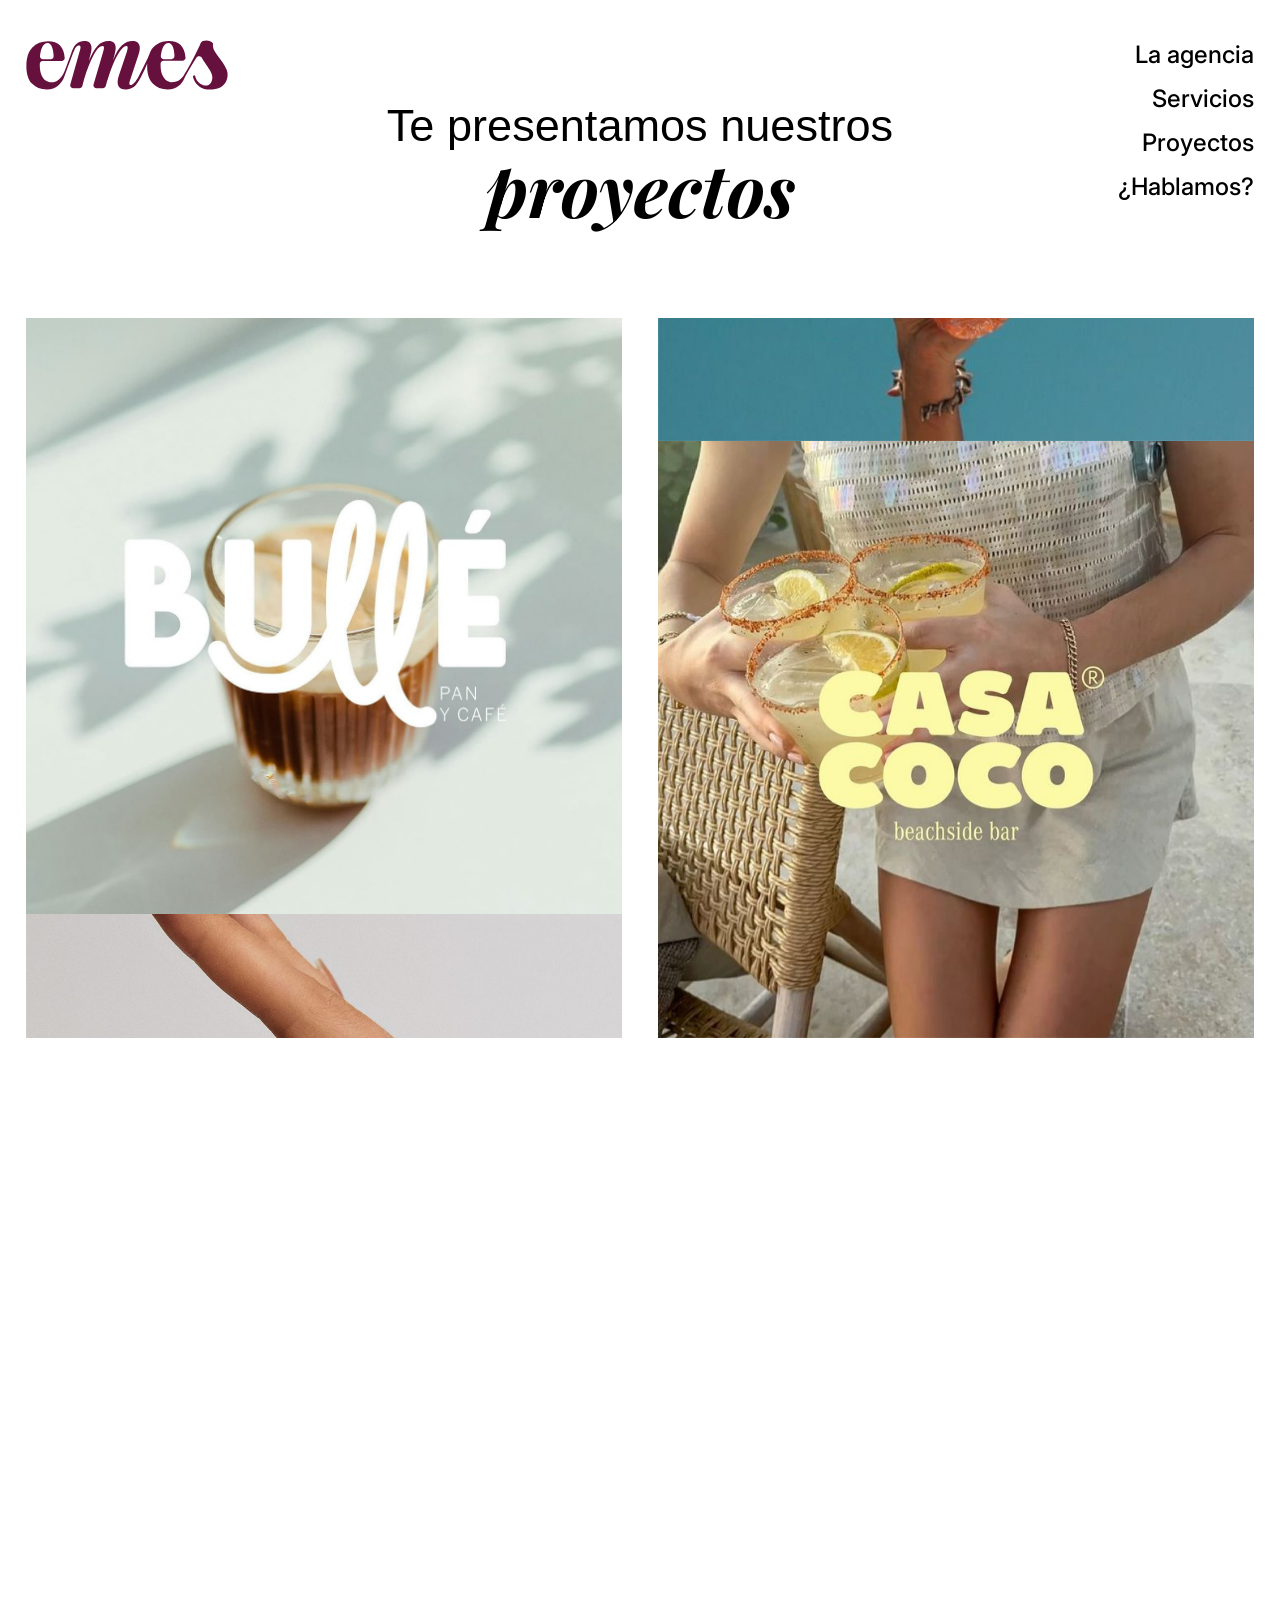
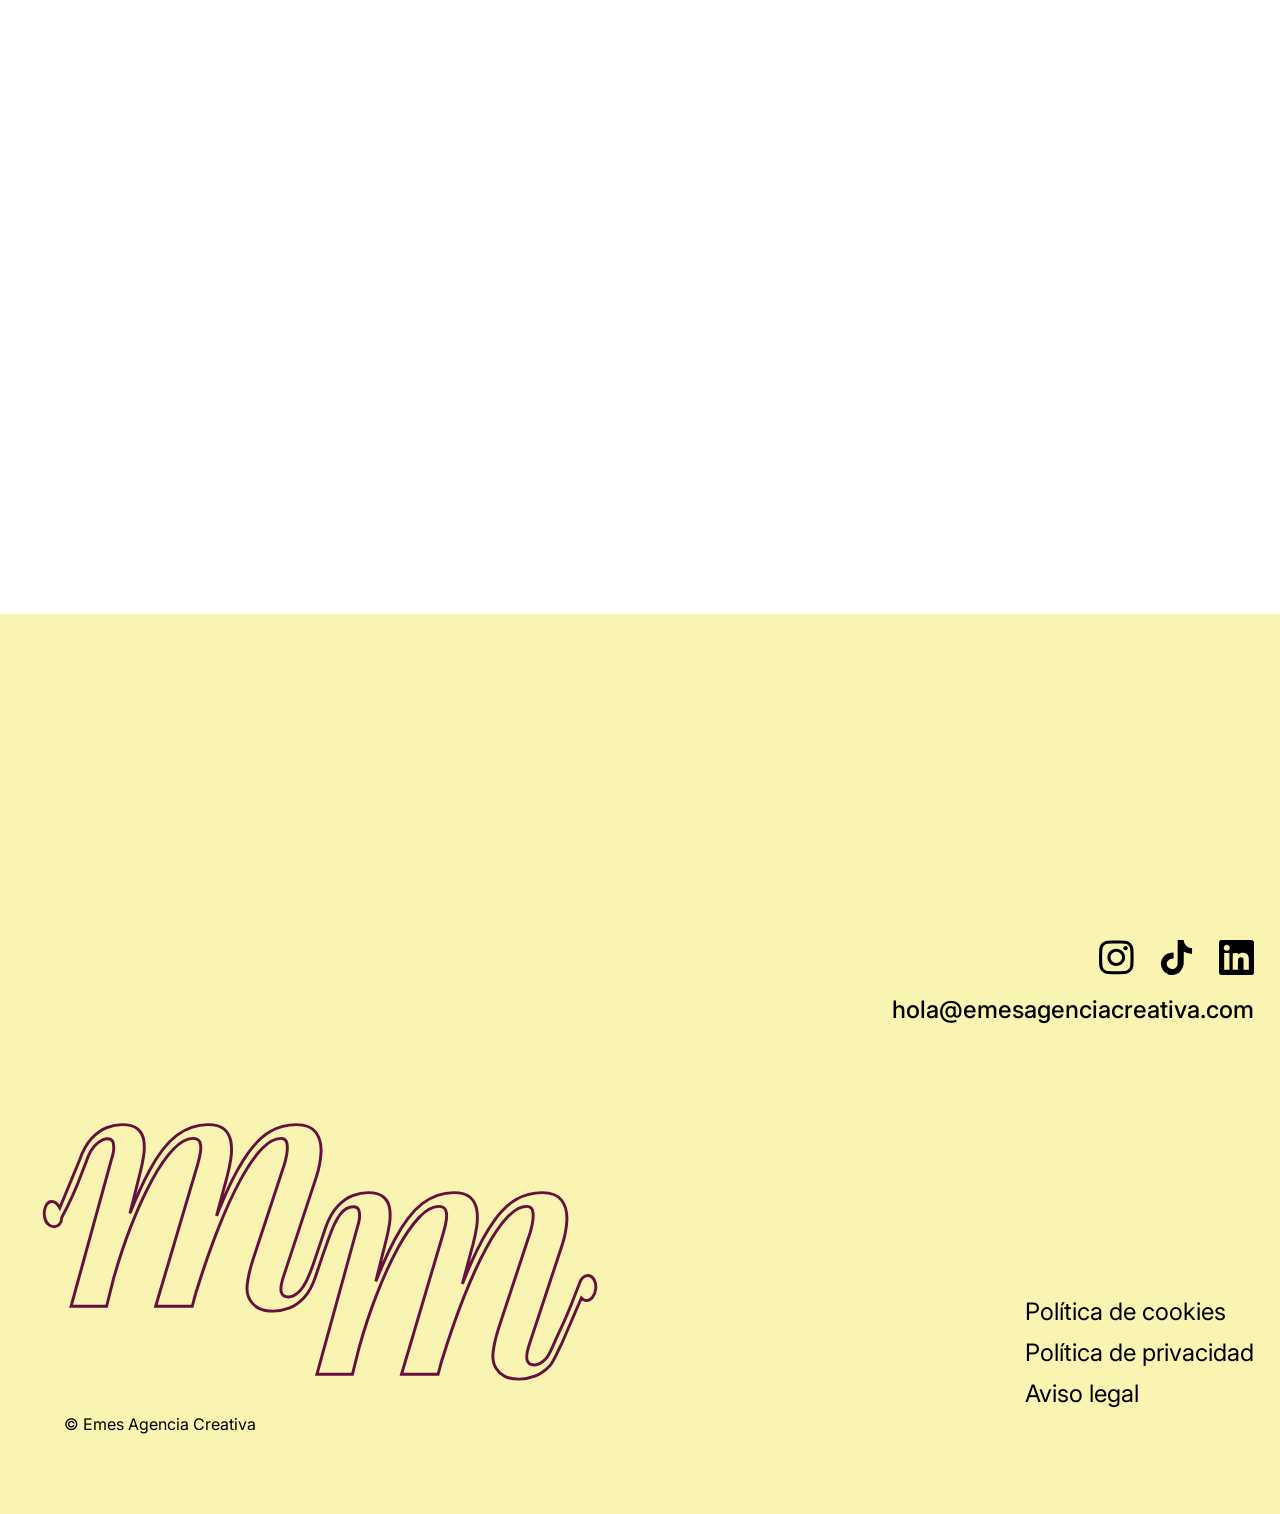
<file: proyectos/index.html>
<!DOCTYPE html>
<html lang="es">

<head>
    <meta charset="UTF-8">
    <meta name="viewport" content="width=device-width, initial-scale=1.0">
    <title>Emes Agencia Creativa - Proyectos</title>
    <!-- cambiar el codigo de las fuentes, con las dos seleccionadas ese codigo -->
    <!-- Playfair Display -->
    <link rel="preconnect" href="https://fonts.googleapis.com">
    <link rel="preconnect" href="https://fonts.gstatic.com" crossorigin>
    <link
        href="https://fonts.googleapis.com/css2?family=Inter:wght@100..900&family=Playfair+Display:ital,wght@0,400..900;1,400..900&display=swap"
        rel="stylesheet">
    <!-- Excon variable -->
    <link href="https://api.fontshare.com/v2/css?f[]=excon@1,2&display=swap" rel="stylesheet">
    <!-- Inter -->
    <link rel="stylesheet" href="estilo-proyectos.css">
    <link rel="stylesheet" href="../estilo.css">
</head>

<body>
    <header class="header">
        <nav class="nav-container" id="main-nav">
            <h1 class="header__logo">
                <a href="../index.html" aria-label="Emes Agencia Creativa - inicio">
                    <?xml version="1.0" encoding="UTF-8"?>
                    <svg id="svg-emes" data-name="Capa 1" xmlns="http://www.w3.org/2000/svg" viewBox="0 0 265.86 65.79"
                        class="emes-logo-svg vertical-align">
                        <defs>
                            <style>
                                .logo-emes {
                                    fill: #66103e;
                                }
                            </style>
                        </defs>
                        <path class="logo-emes"
                            d="M264.21,39.66v-.12c-1.44-3.66-4.04-8.09-7.8-13.31l-2.72-3.62c-3.07-4.04-5.23-7.33-6.48-9.89-.31-.64-.76-1.99-1.08-3.75-.47-2.64.33-3.66-.31-4.66-2.44-3.87-8.82-4.66-13.31-2.93-1.08.42-2.81,2.23-3.65,5.11-9.07,19.13-16.88,33.25-21.14,39.73-.57.88-4.19,6.26-9.12,8.18-3.12,1.22-6.31,1.16-6.31,1.16-2.65,0-5.12-.78-7.42-2.34-2.3-1.55-4.17-4.05-5.61-7.47-1.44-3.42-2.16-7.71-2.16-12.86,0-.56,0-1.08,0-1.58.02-2.17,1.78-3.91,3.95-3.91h24.89c2.31,0,4.13-1.98,3.94-4.29-1.15-14.44-8.42-21.65-21.8-21.65-6,0-11.17,1.35-15.52,4.02-2.99,1.84-4.83,3.84-5.28,4.34-3.45,3.78-4.09,6.99-6.69,13.21-.13.31-.27.63-.27.63-.21.44-.41.82-.57,1.12-1.55,3.23-3.14,6.47-4.76,9.72-2.65,5.35-5.31,10.6-7.99,15.76-.03.06-.06.12-.1.18-.56.94-5.39,8.9-8.7,8.9-1.01,0-1.55-.5-1.55-.5-.44-.41-.67-1.06-.67-1.96,0-.78.24-1.91.71-3.38l11.45-34.47c1.08-3.11,1.63-5.96,1.63-8.53,0-2.81-.78-5.03-2.34-6.66-1.55-1.63-3.97-2.46-7.24-2.46-5.23,0-9.84,1.87-13.85,5.61-4.01,3.74-7.97,10.24-11.86,19.52l2.1-7.47c.94-3.5,1.4-6.35,1.4-8.53,0-6.08-3.08-9.12-9.22-9.12-5.61,0-10.43,2.03-14.42,6.08-4.01,4.05-7.93,10.83-11.75,20.33l2.57-10.05c.71-2.65,1.06-4.98,1.06-7.02,0-2.81-.74-5.06-2.22-6.78-1.48-1.71-3.89-2.57-7.24-2.57-1.99,0-3.85.31-5.61.94-1.94.69-3.27,1.58-3.68,1.87-2.9,2.01-4.43,4.65-5.17,6.24-.51.98-.98,2.05-1.4,3.21l-3.15,8.88c-.6,1.59-2.21,5.92-4.39,11.75-2.46,6.56-3.72,9.89-5.74,12.84-.5.73-4.1,5.93-8.05,7.45-1.78.68-5.02,1.15-6.15,1.15h-.09c-2.65,0-5.12-.78-7.42-2.34-2.3-1.55-4.17-4.05-5.61-7.47-1.44-3.42-2.16-7.71-2.16-12.86,0-.56,0-1.08,0-1.58.02-2.17,1.78-3.91,3.95-3.91h24.89c2.31,0,4.13-1.98,3.94-4.29C49.77,8.82,42.51,1.61,29.13,1.61c-8.65,0-15.59,2.78-20.8,8.35C3.1,15.52.5,23.57.5,34.09s2.43,18.06,7.3,23.31c4.87,5.25,11.43,7.89,19.69,7.89,6,0,11-1.78,15.01-5.32,3.62-3.2,6.22-7.02,7.84-11.45.68-1.86,3.89-10.52,9.63-26l2.22-5.96c.57-1.32.95-2.22,1.52-3.55l.33-.73c.24-.55.31-.74.44-1.03,0,0,.26-.58.97-1.48.2-.25.36-.42.4-.47,1.66-1.83,2.95-2.16,3.8-2.16,1.4,0,2.1.82,2.1,2.46,0,.93-.2,2.06-.59,3.38l-12.84,45.45c-.71,2.52,1.18,5.03,3.8,5.03h8.19c1.8,0,3.38-1.22,3.83-2.96l2.28-8.83v.12c3.89-13.01,8.05-23.56,12.44-31.67,4.4-8.1,8.35-12.15,11.86-12.15,1.24,0,1.87.74,1.87,2.22,0,1.16-.31,2.77-.94,4.8l-12.77,43.42c-.74,2.53,1.15,5.07,3.79,5.07h8.43c1.77,0,3.33-1.18,3.8-2.89l2.24-7.99v.35c4.52-14.65,9.02-25.81,13.5-33.48,4.48-7.67,8.31-11.51,11.51-11.51,1.08,0,1.63.78,1.63,2.34,0,1.1-.31,2.65-.94,4.68l-10.52,31.55c-1.16,3.5-1.75,6.55-1.75,9.12,0,2.18.43,3.93,1.28,5.25,1.71,2.81,4.83,4.21,9.34,4.21.61,0,1.61,0,2.87-.21,0,0,2.89-.46,5.67-2,4.04-2.22,6.87-5.51,11.89-15.03,2.3-4.36,5.11-10.1,7.93-17.05-.04.68-.1,1.79-.1,3.18,0,4.59.01,15.44,7.3,23.31,4.87,5.25,11.43,7.89,19.69,7.89,6,0,11-1.78,15.01-5.32.89-.78,3.24-2.86,5.37-6.32,1.18-1.89,1.8-3.44,1.96-3.79,1.23-2.88,5.4-10.26,15.61-26.62,1.61-2.58,5.4-2.52,6.91.12,1.35,2.37,3.38,5.57,6.11,9.59,2.31,3.37,4.02,5.97,5.13,7.83,1.11,1.84,1.89,3.83,2.36,5.93.47,2.12.37,4.32-.31,6.64-.51,1.76-1.48,4.49-4.39,5.92-2.72,1.32-5.58.71-6.57.44-3.65-.97-5.91-3.18-6.98-4.34-2.45-2.65-3.51-5.57-3.98-7.57-.19-.8-.99-1.29-1.79-1.14-.01,0-.02,0-.03,0-.85.17-1.41,1-1.21,1.84.26,1.11.65,2.35,1.21,3.66,1.2,2.84,2.77,4.9,3.97,6.26.77.8,2.55,2.52,4.76,3.89,1.23.76,2.38,1.28,2.69,1.42,1.11.48,1.78.71,2.65.91,2.85.72,8.58,1.14,14.12,0,1.89-.39,5.5-.93,9.45-3.99,2.86-2.21,4.82-5.13,5.88-8.78,1.31-4.47,1.23-8.52-.22-12.16ZM177.42,20.76c.6-5.04,1.62-8.93,3.05-11.65h-.01c1.83-3.46,4.14-5.2,6.95-5.2s4.77,2.01,6.14,6.02c1.04,3.07,1.64,6.77,1.79,11.1.08,2.26-1.69,4.15-3.95,4.15h-10.05c-2.36,0-4.21-2.07-3.93-4.42ZM18.39,20.89c.6-5.04,1.62-8.93,3.05-11.65h-.01c1.83-3.46,4.14-5.2,6.95-5.2s4.77,2.01,6.14,6.02c1.04,3.07,1.64,6.77,1.79,11.1.08,2.26-1.69,4.15-3.95,4.15h-10.05c-2.36,0-4.21-2.07-3.93-4.42Z" />
                    </svg>
                    <span class="visually-hidden">Emes Agencia Creativa</span>
                </a>
            </h1>
    
            <input type="checkbox" id="menu-toggle" class="menu-checkbox">
    
            <label for="menu-toggle" class="nav__burguer" aria-label="Abrir menú">
                <span></span>
                <span></span>
                <span></span>
            </label>
    
            <div class="header__menu">
                <ul class="header__menu_list">
                    <li><a href="../la-agencia/index.html">La agencia</a></li>
                    <li><a href="../servicios/index.html">Servicios</a></li>
                    <li><a href="../proyectos/index.html">Proyectos</a></li>
                    <li><a href="../contacto/index.html">¿Hablamos?</a></li>
                </ul>
            </div>
    
            <!-- OVERLAY MENÚ HAMBURGUESA -->
            <div class="menu__overlay">
    
                <div class="menu__overlay_header">
                    <?xml version="1.0" encoding="UTF-8"?>
                    <svg id="svg-emes-contorno" data-name="Capa 1" xmlns="http://www.w3.org/2000/svg"
                        viewBox="0 0 265.86 65.79" class="emes-logo-svg">
                        <defs>
                            <style>
                                .cls-1 {
                                    fill: none;
                                    stroke: #66103e;
                                    stroke-miterlimit: 10;
                                }
                            </style>
                        </defs>
                        <path class="cls-1"
                            d="M264.21,39.66v-.12c-1.44-3.66-4.04-8.09-7.8-13.31l-2.72-3.62c-3.07-4.04-5.23-7.33-6.48-9.89-.31-.64-.76-1.99-1.08-3.75-.47-2.64.33-3.66-.31-4.66-2.44-3.87-8.82-4.66-13.31-2.93-1.08.42-2.81,2.23-3.65,5.11-9.07,19.13-16.88,33.25-21.14,39.73-.57.88-4.19,6.26-9.12,8.18-3.12,1.22-6.31,1.16-6.31,1.16-2.65,0-5.12-.78-7.42-2.34-2.3-1.55-4.17-4.05-5.61-7.47-1.44-3.42-2.16-7.71-2.16-12.86,0-.56,0-1.08,0-1.58.02-2.17,1.78-3.91,3.95-3.91h24.89c2.31,0,4.13-1.98,3.94-4.29-1.15-14.44-8.42-21.65-21.8-21.65-6,0-11.17,1.35-15.52,4.02-2.99,1.84-4.83,3.84-5.28,4.34-3.45,3.78-4.09,6.99-6.69,13.21-.13.31-.27.63-.27.63-.21.44-.41.82-.57,1.12-1.55,3.23-3.14,6.47-4.76,9.72-2.65,5.35-5.31,10.6-7.99,15.76-.03.06-.06.12-.1.18-.56.94-5.39,8.9-8.7,8.9-1.01,0-1.55-.5-1.55-.5-.44-.41-.67-1.06-.67-1.96,0-.78.24-1.91.71-3.38l11.45-34.47c1.08-3.11,1.63-5.96,1.63-8.53,0-2.81-.78-5.03-2.34-6.66-1.55-1.63-3.97-2.46-7.24-2.46-5.23,0-9.84,1.87-13.85,5.61-4.01,3.74-7.97,10.24-11.86,19.52l2.1-7.47c.94-3.5,1.4-6.35,1.4-8.53,0-6.08-3.08-9.12-9.22-9.12-5.61,0-10.43,2.03-14.42,6.08-4.01,4.05-7.93,10.83-11.75,20.33l2.57-10.05c.71-2.65,1.06-4.98,1.06-7.02,0-2.81-.74-5.06-2.22-6.78-1.48-1.71-3.89-2.57-7.24-2.57-1.99,0-3.85.31-5.61.94-1.94.69-3.27,1.58-3.68,1.87-2.9,2.01-4.43,4.65-5.17,6.24-.51.98-.98,2.05-1.4,3.21l-3.15,8.88c-.6,1.59-2.21,5.92-4.39,11.75-2.46,6.56-3.72,9.89-5.74,12.84-.5.73-4.1,5.93-8.05,7.45-1.78.68-5.02,1.15-6.15,1.15h-.09c-2.65,0-5.12-.78-7.42-2.34-2.3-1.55-4.17-4.05-5.61-7.47-1.44-3.42-2.16-7.71-2.16-12.86,0-.56,0-1.08,0-1.58.02-2.17,1.78-3.91,3.95-3.91h24.89c2.31,0,4.13-1.98,3.94-4.29C49.77,8.82,42.51,1.61,29.13,1.61c-8.65,0-15.59,2.78-20.8,8.35C3.1,15.52.5,23.57.5,34.09s2.43,18.06,7.3,23.31c4.87,5.25,11.43,7.89,19.69,7.89,6,0,11-1.78,15.01-5.32,3.62-3.2,6.22-7.02,7.84-11.45.68-1.86,3.89-10.52,9.63-26l2.22-5.96c.57-1.32.95-2.22,1.52-3.55l.33-.73c.24-.55.31-.74.44-1.03,0,0,.26-.58.97-1.48.2-.25.36-.42.4-.47,1.66-1.83,2.95-2.16,3.8-2.16,1.4,0,2.1.82,2.1,2.46,0,.93-.2,2.06-.59,3.38l-12.84,45.45c-.71,2.52,1.18,5.03,3.8,5.03h8.19c1.8,0,3.38-1.22,3.83-2.96l2.28-8.83v.12c3.89-13.01,8.05-23.56,12.44-31.67,4.4-8.1,8.35-12.15,11.86-12.15,1.24,0,1.87.74,1.87,2.22,0,1.16-.31,2.77-.94,4.8l-12.77,43.42c-.74,2.53,1.15,5.07,3.79,5.07h8.43c1.77,0,3.33-1.18,3.8-2.89l2.24-7.99v.35c4.52-14.65,9.02-25.81,13.5-33.48,4.48-7.67,8.31-11.51,11.51-11.51,1.08,0,1.63.78,1.63,2.34,0,1.1-.31,2.65-.94,4.68l-10.52,31.55c-1.16,3.5-1.75,6.55-1.75,9.12,0,2.18.43,3.93,1.28,5.25,1.71,2.81,4.83,4.21,9.34,4.21.61,0,1.61,0,2.87-.21,0,0,2.89-.46,5.67-2,4.04-2.22,6.87-5.51,11.89-15.03,2.3-4.36,5.11-10.1,7.93-17.05-.04.68-.1,1.79-.1,3.18,0,4.59.01,15.44,7.3,23.31,4.87,5.25,11.43,7.89,19.69,7.89,6,0,11-1.78,15.01-5.32.89-.78,3.24-2.86,5.37-6.32,1.18-1.89,1.8-3.44,1.96-3.79,1.23-2.88,5.4-10.26,15.61-26.62,1.61-2.58,5.4-2.52,6.91.12,1.35,2.37,3.38,5.57,6.11,9.59,2.31,3.37,4.02,5.97,5.13,7.83,1.11,1.84,1.89,3.83,2.36,5.93.47,2.12.37,4.32-.31,6.64-.51,1.76-1.48,4.49-4.39,5.92-2.72,1.32-5.58.71-6.57.44-3.65-.97-5.91-3.18-6.98-4.34-2.45-2.65-3.51-5.57-3.98-7.57-.19-.8-.99-1.29-1.79-1.14-.01,0-.02,0-.03,0-.85.17-1.41,1-1.21,1.84.26,1.11.65,2.35,1.21,3.66,1.2,2.84,2.77,4.9,3.97,6.26.77.8,2.55,2.52,4.76,3.89,1.23.76,2.38,1.28,2.69,1.42,1.11.48,1.78.71,2.65.91,2.85.72,8.58,1.14,14.12,0,1.89-.39,5.5-.93,9.45-3.99,2.86-2.21,4.82-5.13,5.88-8.78,1.31-4.47,1.23-8.52-.22-12.16ZM177.42,20.76c.6-5.04,1.62-8.93,3.05-11.65h-.01c1.83-3.46,4.14-5.2,6.95-5.2s4.77,2.01,6.14,6.02c1.04,3.07,1.64,6.77,1.79,11.1.08,2.26-1.69,4.15-3.95,4.15h-10.05c-2.36,0-4.21-2.07-3.93-4.42ZM18.39,20.89c.6-5.04,1.62-8.93,3.05-11.65h-.01c1.83-3.46,4.14-5.2,6.95-5.2s4.77,2.01,6.14,6.02c1.04,3.07,1.64,6.77,1.79,11.1.08,2.26-1.69,4.15-3.95,4.15h-10.05c-2.36,0-4.21-2.07-3.93-4.42Z" />
                    </svg>
                </div>
    
                <nav class="menu__overlay_nav">
                    <ul class="menu__overlay_nav_list">
                        <li><a href="../la-agencia/index.html">La agencia</a></li>
                        <li><a href="../servicios/index.html">Servicios</a></li>
                        <li><a href="../proyectos/index.html">Proyectos</a></li>
                        <li><a href="../contacto/index.html">¿Hablamos?</a></li>
                    </ul>
                </nav>
    
                <div class="menu__overlay_footer">
                    <?xml version="1.0" encoding="UTF-8"?>
                    <svg id="svg-mm-contorno" data-name="Capa 1" xmlns="http://www.w3.org/2000/svg"
                        viewBox="0 0 200.99 90.3" class="logo-mm-contorno__footer">
                        <defs>
                            <style>
                                .cls-1 {
                                    fill: none;
                                    stroke: #66103e;
                                    stroke-miterlimit: 10;
                                }
                            </style>
                        </defs>
                        <path class="cls-1"
                            d="M192.12,53.21c-1.42-.15-2.76,1.22-3.22,3.16-1.03,2.36-2.73,7.93-6.84,16.38-2.03,4.17-3.01,7.31-4.39,8.79-1.39,1.48-2.73,2.23-4.04,2.23s-2.12-.55-2.43-1.64c-.31-1.09-.08-2.81.69-5.16l11.32-34.35c.92-2.89,1.44-5.67,1.56-8.32.12-2.66-.46-4.88-1.73-6.68-1.27-1.8-3.52-2.7-6.76-2.7s-6.07.76-8.72,2.29c-2.66,1.52-5.24,4.03-7.74,7.5-2.5,3.48-5.03,8.09-7.57,13.83-1.02,2.31-2.08,4.84-3.16,7.58l3.63-13.5c.54-2.03.96-4.08,1.27-6.15.31-2.07.31-3.99,0-5.74-.31-1.76-1.06-3.16-2.25-4.22-1.2-1.06-3.06-1.58-5.6-1.58-3.85,0-7.39,1.23-10.63,3.69-3.24,2.46-6.4,6.56-9.48,12.31-2.08,3.87-4.24,8.66-6.49,14.32l3.49-13.91c.46-1.8.85-3.63,1.15-5.51.31-1.88.35-3.65.12-5.33-.23-1.68-.92-3.03-2.08-4.05-1.15-1.01-2.93-1.52-5.31-1.52-1.69,0-3.45.35-5.26,1.05-1.81.7-3.52,1.92-5.14,3.63-1.62,1.72-3,4.18-4.16,7.38l-2.58,7.74h-.01l-1.62,4.81c-1.54,4.38-3.01,7.31-4.39,8.79-1.39,1.48-2.73,2.23-4.04,2.23s-2.12-.55-2.43-1.64c-.31-1.09-.08-2.81.69-5.16l11.32-34.35c.92-2.89,1.44-5.67,1.56-8.32.12-2.66-.46-4.88-1.73-6.68-1.27-1.8-3.52-2.7-6.76-2.7s-6.07.76-8.72,2.29c-2.66,1.52-5.24,4.03-7.74,7.5-2.5,3.48-5.03,8.09-7.57,13.83-1.02,2.31-2.08,4.84-3.16,7.58l3.63-13.5c.54-2.03.96-4.08,1.27-6.15.31-2.07.31-3.99,0-5.74-.31-1.76-1.06-3.16-2.25-4.22-1.2-1.06-3.06-1.58-5.6-1.58-3.85,0-7.39,1.23-10.63,3.69-3.24,2.46-6.4,6.56-9.48,12.31-2.08,3.87-4.24,8.66-6.49,14.32l3.49-13.91c.46-1.8.85-3.63,1.15-5.51.31-1.88.35-3.65.12-5.33-.23-1.68-.92-3.03-2.08-4.05-1.15-1.01-2.93-1.52-5.31-1.52-1.69,0-3.45.35-5.26,1.05-1.81.7-3.52,1.92-5.14,3.63-1.62,1.72-3,4.18-4.16,7.38l-6.76,16.34c-.69-1.26-1.85-2.3-2.96-2.14-1.63.23-2.61,2.62-2.28,5,.33,2.38,1.92,3.79,3.55,3.55,1.32-.19,2.25-1.3,2.38-3.11,4.91-9.22,6.19-13.57,7.1-15.9.84-2.15,1.16-2.99,1.9-4.96.3-.8.98-2.17,2.15-3.53,0,0,2.2-2.52,4.39-2.52,1.08,0,1.73.41,1.96,1.23.23.82.29,1.76.17,2.81-.12,1.06-.33,1.98-.64,2.76l-13.87,50.41h12.13l2.36-9.4c1.79-6.35,3.75-12.29,5.9-17.79,2.35-6.02,4.76-11.29,7.22-15.82,2.46-4.53,4.89-8.05,7.28-10.55,2.39-2.5,4.58-3.75,6.59-3.75,1.31,0,2.14.43,2.48,1.29.35.86.42,1.95.23,3.28-.19,1.33-.52,2.77-.98,4.34l-14.33,48.41h12.48l1.43-5.32-.04.28c2.46-7.97,4.97-15.16,7.51-21.57,2.54-6.41,5.06-11.92,7.57-16.53,2.5-4.61,4.91-8.13,7.22-10.55,2.31-2.42,4.51-3.63,6.59-3.63,1.46,0,2.2.92,2.2,2.75s-.35,3.89-1.04,6.15l-10.86,32.94c-.92,2.97-1.52,5.61-1.79,7.91-.27,2.31.1,4.2,1.1,5.69.69,1.1,1.66,1.95,2.89,2.58,1.23.62,2.89.94,4.97.94,1.69,0,3.45-.33,5.26-1s3.52-1.85,5.14-3.58c1.62-1.72,2.96-4.22,4.04-7.5l2.57-7.62h.02l1.73-4.92c1.39-3.99,2.73-6.82,4.04-8.5,1.31-1.68,2.77-2.52,4.39-2.52,1.08,0,1.73.41,1.96,1.23.23.82.29,1.76.17,2.81-.12,1.06-.33,1.98-.64,2.76l-13.87,50.41h12.13l2.36-9.4c1.79-6.35,3.75-12.29,5.9-17.79,2.35-6.02,4.76-11.29,7.22-15.82,2.46-4.53,4.89-8.05,7.28-10.55,2.39-2.5,4.58-3.75,6.59-3.75,1.31,0,2.14.43,2.48,1.29.35.86.42,1.95.23,3.28-.19,1.33-.52,2.77-.98,4.34l-14.33,48.41h12.48l1.43-5.32-.04.28c2.46-7.97,4.97-15.16,7.51-21.57,2.54-6.41,5.06-11.92,7.57-16.53,2.5-4.61,4.91-8.13,7.22-10.55,2.31-2.42,4.51-3.63,6.59-3.63,1.46,0,2.2.92,2.2,2.75s-.35,3.89-1.04,6.15l-10.86,32.94c-.92,2.97-1.52,5.61-1.79,7.91-.27,2.31.1,4.2,1.1,5.69.69,1.1,1.66,1.95,2.89,2.58,1.23.62,2.89.94,4.97.94,1.69,0,3.45-.33,5.26-1s3.52-1.85,5.14-3.58c1.62-1.72,2.35-4.35,4.04-7.5l6.74-15.61c.42.49.94.81,1.53.87,1.62.17,3.12-1.61,3.36-3.98.24-2.36-.88-4.41-2.5-4.58Z" />
                    </svg>
    
                    <div class="footer__items">
                        <div class="footer__social-icons">
                            <a href="#" aria-label="Instagram">
                                <svg width="44" height="43" viewBox="0 0 44 43" fill="none"
                                    xmlns="http://www.w3.org/2000/svg">
                                    <path
                                        d="M31.9839 42.2702C24.9396 42.6569 18.2015 42.6569 11.4635 42.2702C5.20669 41.8835 0.612551 37.4577 0.262522 31.3562C-0.0875074 24.6961 -0.0875074 18.1649 0.262522 11.4618C0.525044 5.66109 4.8129 0.891594 10.6759 0.418942C18.0703 -0.139647 25.1584 -0.139647 32.5527 0.418942C38.6345 0.848626 43.0536 5.70406 43.3162 11.6767C43.5787 18.3368 43.5787 24.6961 43.2286 31.3562C42.9224 37.3288 38.4157 42.0124 32.0277 42.3131L31.9839 42.2702ZM32.1152 38.403C36.4906 38.1452 39.1158 34.7507 39.3345 30.8406C39.6846 24.3953 39.6846 18.1219 39.3345 11.6337C39.1158 7.80951 36.5343 4.58688 32.509 4.24313C25.1584 3.64157 17.9828 3.5986 10.6759 4.2861C7.26311 4.62985 4.68165 7.29389 4.37537 10.6884C3.71906 17.7352 3.76282 24.6961 4.37537 31.7429C4.68165 35.4382 7.6569 38.1452 11.4197 38.403C18.289 38.8327 25.0709 38.8757 32.1589 38.403H32.1152Z"
                                        fill="black" />
                                    <path
                                        d="M35.9217 9.91453C35.9217 8.49657 34.7404 7.37939 33.3403 7.37939C31.9401 7.37939 30.7588 8.49657 30.7588 9.91453C30.7588 11.3325 31.9401 12.4497 33.3403 12.4497C34.7404 12.4497 35.9217 11.3325 35.9217 9.91453Z"
                                        fill="black" />
                                    <path
                                        d="M32.8593 21.3017C32.8593 27.3172 27.8714 32.2156 21.7021 32.2156C15.5328 32.2156 10.5449 27.3172 10.5449 21.3017C10.5449 15.2861 15.5328 10.3877 21.7021 10.3877C27.8714 10.3877 32.8593 15.2861 32.8593 21.3017ZM28.9652 21.2587C28.9652 17.3486 25.7275 14.1689 21.7459 14.1689C17.7643 14.1689 14.5265 17.3486 14.5265 21.2587C14.5265 25.1688 17.7643 28.3485 21.7459 28.3485C25.7275 28.3485 28.9652 25.1688 28.9652 21.2587Z"
                                        fill="black" />
                                    <path
                                        d="M33.3403 12.4497C34.766 12.4497 35.9217 11.3146 35.9217 9.91453C35.9217 8.51441 34.766 7.37939 33.3403 7.37939C31.9146 7.37939 30.7588 8.51441 30.7588 9.91453C30.7588 11.3146 31.9146 12.4497 33.3403 12.4497Z"
                                        fill="black" />
                                </svg>
                            </a>
    
                            <a href="#" aria-label="TikTok">
                                <svg width="40" height="45" viewBox="0 0 40 45" fill="none"
                                    xmlns="http://www.w3.org/2000/svg">
                                    <path
                                        d="M9.56337 44.2223C5.0396 42.7078 2.05306 38.9866 0.867215 35.4817C-0.757829 30.7219 -0.0990411 25.8757 2.84361 22.1111C6.04977 18.0005 10.9688 16.2264 16.2832 16.1831V23.5823C13.7797 24.2747 11.2763 24.7074 9.47555 26.2218C6.22546 28.9911 7.05993 33.7941 10.3539 36.0442C12.5499 37.5154 15.1852 37.9481 17.6447 36.7365C19.4893 35.8278 21.4218 33.1451 21.4218 30.4623L21.5096 0H29.1518C29.8984 5.92804 33.7633 10.3416 40 10.4714V17.7408C36.135 18.0437 33.0167 16.7456 29.4153 14.885L29.2396 29.7267C29.2396 33.5778 27.5267 37.2558 25.0233 40.0683C21.2022 44.3521 15.273 46.1262 9.56337 44.2656V44.2223Z"
                                        fill="black" />
                                </svg>
                            </a>
    
                            <a href="#" aria-label="LinkedIn">
                                <svg width="43" height="43" viewBox="0 0 43 43" fill="none"
                                    xmlns="http://www.w3.org/2000/svg">
                                    <path
                                        d="M40.223 42.9566H2.73362C1.30174 42.9566 0 41.5247 0 40.1362V3.25429C0 1.34511 1.04141 0.347124 2.95059 0H39.8759C41.3945 0 43 1.30172 43 2.82038V40.1362C43 41.3946 41.8719 43 40.2664 43L40.223 42.9566ZM13.2775 9.5893C13.2775 7.54995 11.5853 5.85772 9.54596 5.85772C7.50661 5.85772 5.81438 7.50656 5.81438 9.5893C5.81438 11.672 7.50661 13.3209 9.54596 13.3209C11.5853 13.3209 13.2775 11.672 13.2775 9.5893ZM23.3007 24.776C23.3007 22.6932 25.0363 21.4349 26.5984 21.3047C28.0737 21.218 30.113 22.2593 30.113 24.0817L30.1998 36.6216H36.665L36.6216 22.6499C36.6216 18.7447 33.888 15.9243 30.0696 15.5772C27.553 15.3602 25.3401 16.1847 23.6044 17.8769L22.9536 16.0545L16.8355 16.1413V36.665H23.1706L23.3007 24.776ZM12.8002 16.0545H6.37841V36.665H12.8002V16.0545Z"
                                        fill="black" />
                                </svg>
                            </a>
                        </div>
    
                        <p class="footer__copyright">© Emes Agencia Creativa</p>
                    </div>
                </div>
    
            </div>
    
        </nav>
    </header>


    <div class="h2__header">
        <h2 class="titulo1-excon">Te presentamos nuestros</h2>
        <h2 class="titulo2-playfair">proyectos</h2>
    </div>


<main class="projects-section">
    <!-- hacemos las dos columnas -->
    <div class="projects-grid">
        <div class="left-column carousel-track" id="left-column">
            <div class="project-list" id="left-list">
                <!-- project-card es el contenedor externo de cada tarjeta -->
                <div class="project-card">
                    <!-- card-inner es la tarjeta que gira -->
                    <div class="card-inner">
                        <!-- card-front es la cara principal de la tarjeta con la foto -->
                        <a href="../pag proyectos/index.html" class="card-front">
                            <img src="assets/img-proyectos-1-bulle.jpg" alt="BULLÉ" class="card-img">
                        </a>
                        <div class="card-back">
                            <!-- card-back es la cara que vemos cuando gira -->
                            <a href="../pag proyectos/index.html" class="card-front">
                            <h2 class="card-title">BULLÉ</h2>
                            <p class="card-description">Rebranding</p>
                        </div>
                    </div>
                </div>
                <div class="project-card">
                    <div class="card-inner">
                        <a href="#" class="card-front">
                            <img src="assets/img-proyectos-2-joyas.jpg" alt="Victoria Sayeg Jewelry" class="card-img">
                        </a>
                        <div class="card-back">
                            <h2 class="card-title">VICTORIA SAYEG</h2>
                            <p class="card-description">Audiovisual</p>
                        </div>
                    </div>
                </div>
                <div class="project-card">
                    <div class="card-inner">
                        <a href="#" class="card-front">
                            <img src="assets/img-proyectos-3-pan.jpeg" alt="DOLCE" class="card-img">
                        </a>
                        <div class="card-back">
                            <h2 class="card-title">DOLCE</h2>
                            <p class="card-description">UX/UI</p>
                        </div>
                    </div>
                </div>
                <div class="project-card">
                    <div class="card-inner">
                        <a href="#" class="card-front">
                            <img src="assets/img-proyectos-4-pizza.jpg" alt="PIZZA" class="card-img">
                        </a>
                        <div class="card-back">
                            <h2 class="card-title">PIZZERIA</h2>
                            <p class="card-description">Social Media</p>
                        </div>
                    </div>
                </div>
            </div>
        </div>

        <div class="right-column carousel-track" id="right-column">
            <div class="project-list" id="right-list">
                <div class="project-card">
                    <div class="card-inner">
                        <a href="#" class="card-front">
                            <img src="assets/img-proyectos-5-matcha.jpeg" alt="Matcha" class="card-img">
                        </a>
                        <div class="card-back">
                            <h2 class="card-title">FRESH FUSE</h2>
                            <p class="card-description">Branding</p>
                        </div>
                    </div>
                </div>
                <div class="project-card">
                    <div class="card-inner">
                        <a href="#" class="card-front">
                            <img src="assets/img-proyectos-6-flow.jpeg" alt="FLOW PILATES" class="card-img">
                        </a>
                        <div class="card-back">
                            <h2 class="card-title">FLOW PILATES</h2>
                            <p class="card-description">Diseño Gráfico</p>
                        </div>
                    </div>
                </div>
                <div class="project-card">
                    <div class="card-inner">
                        <a href="#" class="card-front">
                            <img src="assets/img-proyectos-7-vitamine.jpg" alt="VITAMINE" class="card-img">
                        </a>
                        <div class="card-back">
                            <h2 class="card-title">VITAMINE</h2>
                            <p class="card-description">Diseño Web</p>
                        </div>
                    </div>
                </div>
                <div class="project-card">
                    <div class="card-inner">
                        <a href="#" class="card-front">
                            <img src="assets/img-proyectos-8-coco.jpg" alt="COCO" class="card-img">
                        </a>
                        <div class="card-back">
                            <h2 class="card-title">COCO</h2>
                            <p class="card-description">Audiovisual | UX/UI</p>
                        </div>
                    </div>
                </div>
            </div>
        </div>

    </div>
</main>

<!-- FOOTER MÓVIL -->
<footer class="footer-mobile">
    <div class="footer-mobile__top">
        <a href="mailto:hola@emesagenciacreativa.com" class="footer-mobile__email">hola@emesagenciacreativa.com</a>

        <!-- nav semántico para los links legales, usamos nav porque es un grupo de enlaces de navegación pero se diferencia del nav principal del header con aria label-->
        <nav class="footer-mobile__legal" aria-label="Enlaces legales">
            <a href="../../uso de datos/cookies/index.html">Política de cookies</a>
            <a href="../../uso de datos/politica privacidad/index.html">Política de privacidad</a>
            <a href="../../uso de datos/aviso legal/index.html">Aviso legal</a>
        </nav>
    </div>
    <div class="footer-mobile__bottom">
        <!-- SVG de logo-mm-contorno -->
        <?xml version="1.0" encoding="UTF-8"?>
        <svg id="svg-mm-contorno" data-name="Capa 1" xmlns="http://www.w3.org/2000/svg" viewBox="0 0 200.99 90.3"
            class="logo-mm-contorno__footer">
            <defs>
                <style>
                    .cls-1 {
                        fill: none;
                        stroke: #66103e;
                        stroke-miterlimit: 10;
                    }
                </style>
            </defs>
            <path class="cls-1"
                d="M192.12,53.21c-1.42-.15-2.76,1.22-3.22,3.16-1.03,2.36-2.73,7.93-6.84,16.38-2.03,4.17-3.01,7.31-4.39,8.79-1.39,1.48-2.73,2.23-4.04,2.23s-2.12-.55-2.43-1.64c-.31-1.09-.08-2.81.69-5.16l11.32-34.35c.92-2.89,1.44-5.67,1.56-8.32.12-2.66-.46-4.88-1.73-6.68-1.27-1.8-3.52-2.7-6.76-2.7s-6.07.76-8.72,2.29c-2.66,1.52-5.24,4.03-7.74,7.5-2.5,3.48-5.03,8.09-7.57,13.83-1.02,2.31-2.08,4.84-3.16,7.58l3.63-13.5c.54-2.03.96-4.08,1.27-6.15.31-2.07.31-3.99,0-5.74-.31-1.76-1.06-3.16-2.25-4.22-1.2-1.06-3.06-1.58-5.6-1.58-3.85,0-7.39,1.23-10.63,3.69-3.24,2.46-6.4,6.56-9.48,12.31-2.08,3.87-4.24,8.66-6.49,14.32l3.49-13.91c.46-1.8.85-3.63,1.15-5.51.31-1.88.35-3.65.12-5.33-.23-1.68-.92-3.03-2.08-4.05-1.15-1.01-2.93-1.52-5.31-1.52-1.69,0-3.45.35-5.26,1.05-1.81.7-3.52,1.92-5.14,3.63-1.62,1.72-3,4.18-4.16,7.38l-2.58,7.74h-.01l-1.62,4.81c-1.54,4.38-3.01,7.31-4.39,8.79-1.39,1.48-2.73,2.23-4.04,2.23s-2.12-.55-2.43-1.64c-.31-1.09-.08-2.81.69-5.16l11.32-34.35c.92-2.89,1.44-5.67,1.56-8.32.12-2.66-.46-4.88-1.73-6.68-1.27-1.8-3.52-2.7-6.76-2.7s-6.07.76-8.72,2.29c-2.66,1.52-5.24,4.03-7.74,7.5-2.5,3.48-5.03,8.09-7.57,13.83-1.02,2.31-2.08,4.84-3.16,7.58l3.63-13.5c.54-2.03.96-4.08,1.27-6.15.31-2.07.31-3.99,0-5.74-.31-1.76-1.06-3.16-2.25-4.22-1.2-1.06-3.06-1.58-5.6-1.58-3.85,0-7.39,1.23-10.63,3.69-3.24,2.46-6.4,6.56-9.48,12.31-2.08,3.87-4.24,8.66-6.49,14.32l3.49-13.91c.46-1.8.85-3.63,1.15-5.51.31-1.88.35-3.65.12-5.33-.23-1.68-.92-3.03-2.08-4.05-1.15-1.01-2.93-1.52-5.31-1.52-1.69,0-3.45.35-5.26,1.05-1.81.7-3.52,1.92-5.14,3.63-1.62,1.72-3,4.18-4.16,7.38l-6.76,16.34c-.69-1.26-1.85-2.3-2.96-2.14-1.63.23-2.61,2.62-2.28,5,.33,2.38,1.92,3.79,3.55,3.55,1.32-.19,2.25-1.3,2.38-3.11,4.91-9.22,6.19-13.57,7.1-15.9.84-2.15,1.16-2.99,1.9-4.96.3-.8.98-2.17,2.15-3.53,0,0,2.2-2.52,4.39-2.52,1.08,0,1.73.41,1.96,1.23.23.82.29,1.76.17,2.81-.12,1.06-.33,1.98-.64,2.76l-13.87,50.41h12.13l2.36-9.4c1.79-6.35,3.75-12.29,5.9-17.79,2.35-6.02,4.76-11.29,7.22-15.82,2.46-4.53,4.89-8.05,7.28-10.55,2.39-2.5,4.58-3.75,6.59-3.75,1.31,0,2.14.43,2.48,1.29.35.86.42,1.95.23,3.28-.19,1.33-.52,2.77-.98,4.34l-14.33,48.41h12.48l1.43-5.32-.04.28c2.46-7.97,4.97-15.16,7.51-21.57,2.54-6.41,5.06-11.92,7.57-16.53,2.5-4.61,4.91-8.13,7.22-10.55,2.31-2.42,4.51-3.63,6.59-3.63,1.46,0,2.2.92,2.2,2.75s-.35,3.89-1.04,6.15l-10.86,32.94c-.92,2.97-1.52,5.61-1.79,7.91-.27,2.31.1,4.2,1.1,5.69.69,1.1,1.66,1.95,2.89,2.58,1.23.62,2.89.94,4.97.94,1.69,0,3.45-.33,5.26-1s3.52-1.85,5.14-3.58c1.62-1.72,2.96-4.22,4.04-7.5l2.57-7.62h.02l1.73-4.92c1.39-3.99,2.73-6.82,4.04-8.5,1.31-1.68,2.77-2.52,4.39-2.52,1.08,0,1.73.41,1.96,1.23.23.82.29,1.76.17,2.81-.12,1.06-.33,1.98-.64,2.76l-13.87,50.41h12.13l2.36-9.4c1.79-6.35,3.75-12.29,5.9-17.79,2.35-6.02,4.76-11.29,7.22-15.82,2.46-4.53,4.89-8.05,7.28-10.55,2.39-2.5,4.58-3.75,6.59-3.75,1.31,0,2.14.43,2.48,1.29.35.86.42,1.95.23,3.28-.19,1.33-.52,2.77-.98,4.34l-14.33,48.41h12.48l1.43-5.32-.04.28c2.46-7.97,4.97-15.16,7.51-21.57,2.54-6.41,5.06-11.92,7.57-16.53,2.5-4.61,4.91-8.13,7.22-10.55,2.31-2.42,4.51-3.63,6.59-3.63,1.46,0,2.2.92,2.2,2.75s-.35,3.89-1.04,6.15l-10.86,32.94c-.92,2.97-1.52,5.61-1.79,7.91-.27,2.31.1,4.2,1.1,5.69.69,1.1,1.66,1.95,2.89,2.58,1.23.62,2.89.94,4.97.94,1.69,0,3.45-.33,5.26-1s3.52-1.85,5.14-3.58c1.62-1.72,2.35-4.35,4.04-7.5l6.74-15.61c.42.49.94.81,1.53.87,1.62.17,3.12-1.61,3.36-3.98.24-2.36-.88-4.41-2.5-4.58Z" />
        </svg>

        <div class="footer__social-icons">
            <a href="#" aria-label="Instagram">
                <!-- SVG de instagram -->
                <svg width="44" height="43" viewBox="0 0 44 43" fill="none" xmlns="http://www.w3.org/2000/svg">
                    <path
                        d="M31.9839 42.2702C24.9396 42.6569 18.2015 42.6569 11.4635 42.2702C5.20669 41.8835 0.612551 37.4577 0.262522 31.3562C-0.0875074 24.6961 -0.0875074 18.1649 0.262522 11.4618C0.525044 5.66109 4.8129 0.891594 10.6759 0.418942C18.0703 -0.139647 25.1584 -0.139647 32.5527 0.418942C38.6345 0.848626 43.0536 5.70406 43.3162 11.6767C43.5787 18.3368 43.5787 24.6961 43.2286 31.3562C42.9224 37.3288 38.4157 42.0124 32.0277 42.3131L31.9839 42.2702ZM32.1152 38.403C36.4906 38.1452 39.1158 34.7507 39.3345 30.8406C39.6846 24.3953 39.6846 18.1219 39.3345 11.6337C39.1158 7.80951 36.5343 4.58688 32.509 4.24313C25.1584 3.64157 17.9828 3.5986 10.6759 4.2861C7.26311 4.62985 4.68165 7.29389 4.37537 10.6884C3.71906 17.7352 3.76282 24.6961 4.37537 31.7429C4.68165 35.4382 7.6569 38.1452 11.4197 38.403C18.289 38.8327 25.0709 38.8757 32.1589 38.403H32.1152Z"
                        fill="black" />
                    <path
                        d="M35.9217 9.91453C35.9217 8.49657 34.7404 7.37939 33.3403 7.37939C31.9401 7.37939 30.7588 8.49657 30.7588 9.91453C30.7588 11.3325 31.9401 12.4497 33.3403 12.4497C34.7404 12.4497 35.9217 11.3325 35.9217 9.91453Z"
                        fill="black" />
                    <path
                        d="M32.8593 21.3017C32.8593 27.3172 27.8714 32.2156 21.7021 32.2156C15.5328 32.2156 10.5449 27.3172 10.5449 21.3017C10.5449 15.2861 15.5328 10.3877 21.7021 10.3877C27.8714 10.3877 32.8593 15.2861 32.8593 21.3017ZM28.9652 21.2587C28.9652 17.3486 25.7275 14.1689 21.7459 14.1689C17.7643 14.1689 14.5265 17.3486 14.5265 21.2587C14.5265 25.1688 17.7643 28.3485 21.7459 28.3485C25.7275 28.3485 28.9652 25.1688 28.9652 21.2587Z"
                        fill="black" />
                    <path
                        d="M33.3403 12.4497C34.766 12.4497 35.9217 11.3146 35.9217 9.91453C35.9217 8.51441 34.766 7.37939 33.3403 7.37939C31.9146 7.37939 30.7588 8.51441 30.7588 9.91453C30.7588 11.3146 31.9146 12.4497 33.3403 12.4497Z"
                        fill="black" />
                </svg>
            </a>

            <a href="#" aria-label="TikTok">
                <!-- SVG TikTok -->
                <svg width="40" height="45" viewBox="0 0 40 45" fill="none" xmlns="http://www.w3.org/2000/svg">
                    <path
                        d="M9.56337 44.2223C5.0396 42.7078 2.05306 38.9866 0.867215 35.4817C-0.757829 30.7219 -0.0990411 25.8757 2.84361 22.1111C6.04977 18.0005 10.9688 16.2264 16.2832 16.1831V23.5823C13.7797 24.2747 11.2763 24.7074 9.47555 26.2218C6.22546 28.9911 7.05993 33.7941 10.3539 36.0442C12.5499 37.5154 15.1852 37.9481 17.6447 36.7365C19.4893 35.8278 21.4218 33.1451 21.4218 30.4623L21.5096 0H29.1518C29.8984 5.92804 33.7633 10.3416 40 10.4714V17.7408C36.135 18.0437 33.0167 16.7456 29.4153 14.885L29.2396 29.7267C29.2396 33.5778 27.5267 37.2558 25.0233 40.0683C21.2022 44.3521 15.273 46.1262 9.56337 44.2656V44.2223Z"
                        fill="black" />
                </svg>
            </a>

            <a href="#" aria-label="LinkedIn">
                <!-- SVG Linkedin -->
                <svg width="43" height="43" viewBox="0 0 43 43" fill="none" xmlns="http://www.w3.org/2000/svg">
                    <path
                        d="M40.223 42.9566H2.73362C1.30174 42.9566 0 41.5247 0 40.1362V3.25429C0 1.34511 1.04141 0.347124 2.95059 0H39.8759C41.3945 0 43 1.30172 43 2.82038V40.1362C43 41.3946 41.8719 43 40.2664 43L40.223 42.9566ZM13.2775 9.5893C13.2775 7.54995 11.5853 5.85772 9.54596 5.85772C7.50661 5.85772 5.81438 7.50656 5.81438 9.5893C5.81438 11.672 7.50661 13.3209 9.54596 13.3209C11.5853 13.3209 13.2775 11.672 13.2775 9.5893ZM23.3007 24.776C23.3007 22.6932 25.0363 21.4349 26.5984 21.3047C28.0737 21.218 30.113 22.2593 30.113 24.0817L30.1998 36.6216H36.665L36.6216 22.6499C36.6216 18.7447 33.888 15.9243 30.0696 15.5772C27.553 15.3602 25.3401 16.1847 23.6044 17.8769L22.9536 16.0545L16.8355 16.1413V36.665H23.1706L23.3007 24.776ZM12.8002 16.0545H6.37841V36.665H12.8002V16.0545Z"
                        fill="black" />
                </svg>
            </a>
        </div>
        <p class="footer__copyright">© Emes Agencia Creativa</p>
    </div>
</footer>


<!-- FOOTER DESKTOP -->
<footer class="footer-desktop">
    <!-- hacemos dos columnas para facilitar el diseño -->
    <div class="footer-desktop__left">
        <div class="footer-desktop__brand-group">
            <!-- aria-hidden="true" porque es decorativo — el copyright ya identifica la marca, no hace falta que el lector de pantalla lo lea dos veces  -->

            <!-- SVG de logo-mm-contorno -->
            <?xml version="1.0" encoding="UTF-8"?>
            <svg id="Capa_1" data-name="Capa 1" xmlns="http://www.w3.org/2000/svg" viewBox="0 0 200.99 90.3"
                class="footer-desktop__logo">
                <defs>
                    <style>
                        .cls-1 {
                            fill: none;
                            stroke: #66103e;
                            stroke-miterlimit: 10;
                        }
                    </style>
                </defs>
                <path class="cls-1"
                    d="M192.12,53.21c-1.42-.15-2.76,1.22-3.22,3.16-1.03,2.36-2.73,7.93-6.84,16.38-2.03,4.17-3.01,7.31-4.39,8.79-1.39,1.48-2.73,2.23-4.04,2.23s-2.12-.55-2.43-1.64c-.31-1.09-.08-2.81.69-5.16l11.32-34.35c.92-2.89,1.44-5.67,1.56-8.32.12-2.66-.46-4.88-1.73-6.68-1.27-1.8-3.52-2.7-6.76-2.7s-6.07.76-8.72,2.29c-2.66,1.52-5.24,4.03-7.74,7.5-2.5,3.48-5.03,8.09-7.57,13.83-1.02,2.31-2.08,4.84-3.16,7.58l3.63-13.5c.54-2.03.96-4.08,1.27-6.15.31-2.07.31-3.99,0-5.74-.31-1.76-1.06-3.16-2.25-4.22-1.2-1.06-3.06-1.58-5.6-1.58-3.85,0-7.39,1.23-10.63,3.69-3.24,2.46-6.4,6.56-9.48,12.31-2.08,3.87-4.24,8.66-6.49,14.32l3.49-13.91c.46-1.8.85-3.63,1.15-5.51.31-1.88.35-3.65.12-5.33-.23-1.68-.92-3.03-2.08-4.05-1.15-1.01-2.93-1.52-5.31-1.52-1.69,0-3.45.35-5.26,1.05-1.81.7-3.52,1.92-5.14,3.63-1.62,1.72-3,4.18-4.16,7.38l-2.58,7.74h-.01l-1.62,4.81c-1.54,4.38-3.01,7.31-4.39,8.79-1.39,1.48-2.73,2.23-4.04,2.23s-2.12-.55-2.43-1.64c-.31-1.09-.08-2.81.69-5.16l11.32-34.35c.92-2.89,1.44-5.67,1.56-8.32.12-2.66-.46-4.88-1.73-6.68-1.27-1.8-3.52-2.7-6.76-2.7s-6.07.76-8.72,2.29c-2.66,1.52-5.24,4.03-7.74,7.5-2.5,3.48-5.03,8.09-7.57,13.83-1.02,2.31-2.08,4.84-3.16,7.58l3.63-13.5c.54-2.03.96-4.08,1.27-6.15.31-2.07.31-3.99,0-5.74-.31-1.76-1.06-3.16-2.25-4.22-1.2-1.06-3.06-1.58-5.6-1.58-3.85,0-7.39,1.23-10.63,3.69-3.24,2.46-6.4,6.56-9.48,12.31-2.08,3.87-4.24,8.66-6.49,14.32l3.49-13.91c.46-1.8.85-3.63,1.15-5.51.31-1.88.35-3.65.12-5.33-.23-1.68-.92-3.03-2.08-4.05-1.15-1.01-2.93-1.52-5.31-1.52-1.69,0-3.45.35-5.26,1.05-1.81.7-3.52,1.92-5.14,3.63-1.62,1.72-3,4.18-4.16,7.38l-6.76,16.34c-.69-1.26-1.85-2.3-2.96-2.14-1.63.23-2.61,2.62-2.28,5,.33,2.38,1.92,3.79,3.55,3.55,1.32-.19,2.25-1.3,2.38-3.11,4.91-9.22,6.19-13.57,7.1-15.9.84-2.15,1.16-2.99,1.9-4.96.3-.8.98-2.17,2.15-3.53,0,0,2.2-2.52,4.39-2.52,1.08,0,1.73.41,1.96,1.23.23.82.29,1.76.17,2.81-.12,1.06-.33,1.98-.64,2.76l-13.87,50.41h12.13l2.36-9.4c1.79-6.35,3.75-12.29,5.9-17.79,2.35-6.02,4.76-11.29,7.22-15.82,2.46-4.53,4.89-8.05,7.28-10.55,2.39-2.5,4.58-3.75,6.59-3.75,1.31,0,2.14.43,2.48,1.29.35.86.42,1.95.23,3.28-.19,1.33-.52,2.77-.98,4.34l-14.33,48.41h12.48l1.43-5.32-.04.28c2.46-7.97,4.97-15.16,7.51-21.57,2.54-6.41,5.06-11.92,7.57-16.53,2.5-4.61,4.91-8.13,7.22-10.55,2.31-2.42,4.51-3.63,6.59-3.63,1.46,0,2.2.92,2.2,2.75s-.35,3.89-1.04,6.15l-10.86,32.94c-.92,2.97-1.52,5.61-1.79,7.91-.27,2.31.1,4.2,1.1,5.69.69,1.1,1.66,1.95,2.89,2.58,1.23.62,2.89.94,4.97.94,1.69,0,3.45-.33,5.26-1s3.52-1.85,5.14-3.58c1.62-1.72,2.96-4.22,4.04-7.5l2.57-7.62h.02l1.73-4.92c1.39-3.99,2.73-6.82,4.04-8.5,1.31-1.68,2.77-2.52,4.39-2.52,1.08,0,1.73.41,1.96,1.23.23.82.29,1.76.17,2.81-.12,1.06-.33,1.98-.64,2.76l-13.87,50.41h12.13l2.36-9.4c1.79-6.35,3.75-12.29,5.9-17.79,2.35-6.02,4.76-11.29,7.22-15.82,2.46-4.53,4.89-8.05,7.28-10.55,2.39-2.5,4.58-3.75,6.59-3.75,1.31,0,2.14.43,2.48,1.29.35.86.42,1.95.23,3.28-.19,1.33-.52,2.77-.98,4.34l-14.33,48.41h12.48l1.43-5.32-.04.28c2.46-7.97,4.97-15.16,7.51-21.57,2.54-6.41,5.06-11.92,7.57-16.53,2.5-4.61,4.91-8.13,7.22-10.55,2.31-2.42,4.51-3.63,6.59-3.63,1.46,0,2.2.92,2.2,2.75s-.35,3.89-1.04,6.15l-10.86,32.94c-.92,2.97-1.52,5.61-1.79,7.91-.27,2.31.1,4.2,1.1,5.69.69,1.1,1.66,1.95,2.89,2.58,1.23.62,2.89.94,4.97.94,1.69,0,3.45-.33,5.26-1s3.52-1.85,5.14-3.58c1.62-1.72,2.35-4.35,4.04-7.5l6.74-15.61c.42.49.94.81,1.53.87,1.62.17,3.12-1.61,3.36-3.98.24-2.36-.88-4.41-2.5-4.58Z" />
            </svg>
            <p class="footer-desktop__copy">© Emes Agencia Creativa</p>
        </div>
    </div>

    <div class="footer-desktop__right">
        <div class="footer-desktop__contact-group">
            <!-- fila de iconos sociales -->
            <div class="social-icons-desktop">
                <a href="#" aria-label="Instagram">
                    <!-- SVG de instagram -->
                    <svg width="44" height="43" viewBox="0 0 44 43" fill="none" xmlns="http://www.w3.org/2000/svg">
                        <path
                            d="M31.9839 42.2702C24.9396 42.6569 18.2015 42.6569 11.4635 42.2702C5.20669 41.8835 0.612551 37.4577 0.262522 31.3562C-0.0875074 24.6961 -0.0875074 18.1649 0.262522 11.4618C0.525044 5.66109 4.8129 0.891594 10.6759 0.418942C18.0703 -0.139647 25.1584 -0.139647 32.5527 0.418942C38.6345 0.848626 43.0536 5.70406 43.3162 11.6767C43.5787 18.3368 43.5787 24.6961 43.2286 31.3562C42.9224 37.3288 38.4157 42.0124 32.0277 42.3131L31.9839 42.2702ZM32.1152 38.403C36.4906 38.1452 39.1158 34.7507 39.3345 30.8406C39.6846 24.3953 39.6846 18.1219 39.3345 11.6337C39.1158 7.80951 36.5343 4.58688 32.509 4.24313C25.1584 3.64157 17.9828 3.5986 10.6759 4.2861C7.26311 4.62985 4.68165 7.29389 4.37537 10.6884C3.71906 17.7352 3.76282 24.6961 4.37537 31.7429C4.68165 35.4382 7.6569 38.1452 11.4197 38.403C18.289 38.8327 25.0709 38.8757 32.1589 38.403H32.1152Z"
                            fill="black" />
                        <path
                            d="M35.9217 9.91453C35.9217 8.49657 34.7404 7.37939 33.3403 7.37939C31.9401 7.37939 30.7588 8.49657 30.7588 9.91453C30.7588 11.3325 31.9401 12.4497 33.3403 12.4497C34.7404 12.4497 35.9217 11.3325 35.9217 9.91453Z"
                            fill="black" />
                        <path
                            d="M32.8593 21.3017C32.8593 27.3172 27.8714 32.2156 21.7021 32.2156C15.5328 32.2156 10.5449 27.3172 10.5449 21.3017C10.5449 15.2861 15.5328 10.3877 21.7021 10.3877C27.8714 10.3877 32.8593 15.2861 32.8593 21.3017ZM28.9652 21.2587C28.9652 17.3486 25.7275 14.1689 21.7459 14.1689C17.7643 14.1689 14.5265 17.3486 14.5265 21.2587C14.5265 25.1688 17.7643 28.3485 21.7459 28.3485C25.7275 28.3485 28.9652 25.1688 28.9652 21.2587Z"
                            fill="black" />
                        <path
                            d="M33.3403 12.4497C34.766 12.4497 35.9217 11.3146 35.9217 9.91453C35.9217 8.51441 34.766 7.37939 33.3403 7.37939C31.9146 7.37939 30.7588 8.51441 30.7588 9.91453C30.7588 11.3146 31.9146 12.4497 33.3403 12.4497Z"
                            fill="black" />
                    </svg>
                </a>

                <a href="#" aria-label="TikTok">
                    <!-- SVG TikTok -->
                    <svg width="40" height="45" viewBox="0 0 40 45" fill="none" xmlns="http://www.w3.org/2000/svg">
                        <path
                            d="M9.56337 44.2223C5.0396 42.7078 2.05306 38.9866 0.867215 35.4817C-0.757829 30.7219 -0.0990411 25.8757 2.84361 22.1111C6.04977 18.0005 10.9688 16.2264 16.2832 16.1831V23.5823C13.7797 24.2747 11.2763 24.7074 9.47555 26.2218C6.22546 28.9911 7.05993 33.7941 10.3539 36.0442C12.5499 37.5154 15.1852 37.9481 17.6447 36.7365C19.4893 35.8278 21.4218 33.1451 21.4218 30.4623L21.5096 0H29.1518C29.8984 5.92804 33.7633 10.3416 40 10.4714V17.7408C36.135 18.0437 33.0167 16.7456 29.4153 14.885L29.2396 29.7267C29.2396 33.5778 27.5267 37.2558 25.0233 40.0683C21.2022 44.3521 15.273 46.1262 9.56337 44.2656V44.2223Z"
                            fill="black" />
                    </svg>
                </a>

                <a href="#" aria-label="LinkedIn">
                    <!-- SVG Linkedin -->
                    <svg width="43" height="43" viewBox="0 0 43 43" fill="none" xmlns="http://www.w3.org/2000/svg">
                        <path
                            d="M40.223 42.9566H2.73362C1.30174 42.9566 0 41.5247 0 40.1362V3.25429C0 1.34511 1.04141 0.347124 2.95059 0H39.8759C41.3945 0 43 1.30172 43 2.82038V40.1362C43 41.3946 41.8719 43 40.2664 43L40.223 42.9566ZM13.2775 9.5893C13.2775 7.54995 11.5853 5.85772 9.54596 5.85772C7.50661 5.85772 5.81438 7.50656 5.81438 9.5893C5.81438 11.672 7.50661 13.3209 9.54596 13.3209C11.5853 13.3209 13.2775 11.672 13.2775 9.5893ZM23.3007 24.776C23.3007 22.6932 25.0363 21.4349 26.5984 21.3047C28.0737 21.218 30.113 22.2593 30.113 24.0817L30.1998 36.6216H36.665L36.6216 22.6499C36.6216 18.7447 33.888 15.9243 30.0696 15.5772C27.553 15.3602 25.3401 16.1847 23.6044 17.8769L22.9536 16.0545L16.8355 16.1413V36.665H23.1706L23.3007 24.776ZM12.8002 16.0545H6.37841V36.665H12.8002V16.0545Z"
                            fill="black" />
                    </svg>
                </a>

            </div>

            <a href="mailto:hola@emesagenciacreativa.com" class="footer-desktop__email">hola@emesagenciacreativa.com</a>
        </div>

        <!-- nav semántico para los links legales, usamos nav porque es un grupo de enlaces de navegación pero se diferencia del nav principal del header con aria label-->
        <nav class="footer-desktop__legal" aria-label="Enlaces legales">
            <a href="../../uso de datos/cookies/index.html">Política de cookies</a>
            <a href="../../uso de datos/politica privacidad/index.html">Política de privacidad</a>
            <a href="../../uso de datos/aviso legal/index.html">Aviso legal</a>
        </nav>
    </div>
</footer>
<!-- FOOTER DESKTOP -->


    
<script>
    // TRANSPARENCIA PARA EL HEADER AL HACER SCROLL (SOLO EN MÓVIL)
    //Escucha el evento scroll de la página.Cada vez que el usuario hace scroll comprueba si ha bajado más de 10px — si es así añade la clase nav--scrolled al header, si no la quita.
    const nav = document.getElementById('main-nav');

    window.addEventListener('scroll', () => {
        if (window.scrollY > 10) {
            nav.classList.add('nav--scrolled');
        } else {
            nav.classList.remove('nav--scrolled');
        }
    });

    // BLOQUEAR SCROLL CUANDO EL OVERLAY ESTÁ ABIERTO
    const menuToggle = document.getElementById('menu-toggle');
    let scrollPosition = 0;

    // Cuando el checkbox se marca(overlay se abre), guarda en scrollPosition en qué punto de la página está el usuario.Luego fija el body con position: fixed para bloquear el scroll, y usa top: -${ scrollPosition }px para que visualmente la página no salte al inicio — el body se queda exactamente donde estaba.
    menuToggle.addEventListener('change', () => {
        if (menuToggle.checked) {
            scrollPosition = window.scrollY;
            document.body.style.overflow = 'hidden';
            document.body.style.position = 'fixed';
            document.body.style.width = '100%';
            document.body.style.top = `-${scrollPosition}px`;
        } else {
            // Cuando el checkbox se desmarca(overlay se cierra), espera 500ms — el mismo tiempo que dura la animación de salida del overlay — antes de hacer nada.Una vez pasados esos 500ms quita todos los estilos que había puesto en el body y restaura el scroll a la posición guardada.Si esto se hiciera sin el setTimeout el body se desfijaría mientras el overlay todavía está animándose y se vería el salto.
            setTimeout(() => {
                document.body.style.overflow = '';
                document.body.style.position = '';
                document.body.style.width = '';
                document.body.style.top = '';
                window.scrollTo(0, scrollPosition); /* 👈 todo dentro del timeout */
            }, 500);
        }
    });

  document.addEventListener('DOMContentLoaded', () => {
        const leftList = document.getElementById('left-list');
        const rightList = document.getElementById('right-list');
        const section = document.querySelector('.projects-section');

        if (!leftList || !rightList || !section) return;

        const adjustHeight = () => {
            const isMobile = window.innerWidth < 768;

            // 1. Calculamos la altura real de las tarjetas
            const leftHeight = leftList.offsetHeight;
            const rightHeight = rightList.offsetHeight;
            const maxContentHeight = Math.max(leftHeight, rightHeight);

            // 2. Definimos cuánto "aire" extra de scroll queremos.
            // En móvil (3 listas de tarjetas aprox) un factor de 1.5 a 2 es ideal.
            // En desktop (donde hay 400vh) el factor suele ser mayor.
            const scrollFactor = isMobile ? 1.8 : 3.5;

            // Aplicamos la altura calculada a la sección
            section.style.height = `${maxContentHeight * scrollFactor}px`;
        };

        const updateScroll = () => {
            const sectionRect = section.getBoundingClientRect();
            const viewportHeight = window.innerHeight;

            // El área total que el usuario puede scrollear dentro de la sección
            const totalScrollable = section.offsetHeight - viewportHeight;

            let progress = -sectionRect.top / totalScrollable;
            progress = Math.max(0, Math.min(1, progress));

            // El contenedor es el "carril" (carousel-track)
            const containerHeight = leftList.parentElement.offsetHeight;

            // Recorrido total: lo que mide la lista menos lo que ya se ve en el carril
            const leftTravel = leftList.offsetHeight - containerHeight;
            const rightTravel = rightList.offsetHeight - containerHeight;

            // Aplicamos los movimientos opuestos
            leftList.style.transform = `translateY(-${progress * leftTravel}px)`;
            rightList.style.transform = `translateY(-${(1 - progress) * rightTravel}px)`;
        };

        // Inicialización
        setTimeout(adjustHeight, 100); // Pequeño delay para que las imágenes carguen y den la altura real
        window.addEventListener('resize', adjustHeight);
        window.addEventListener('scroll', updateScroll);

        // Para el efecto de bloqueo de giro que ya tenías
        let isScrolling;
        window.addEventListener('scroll', () => {
            const grid = document.querySelector('.projects-grid');
            grid.classList.add('is-scrolling');
            window.clearTimeout(isScrolling);
            isScrolling = setTimeout(() => grid.classList.remove('is-scrolling'), 150);
        });
    });
</script>

</body>
</file>
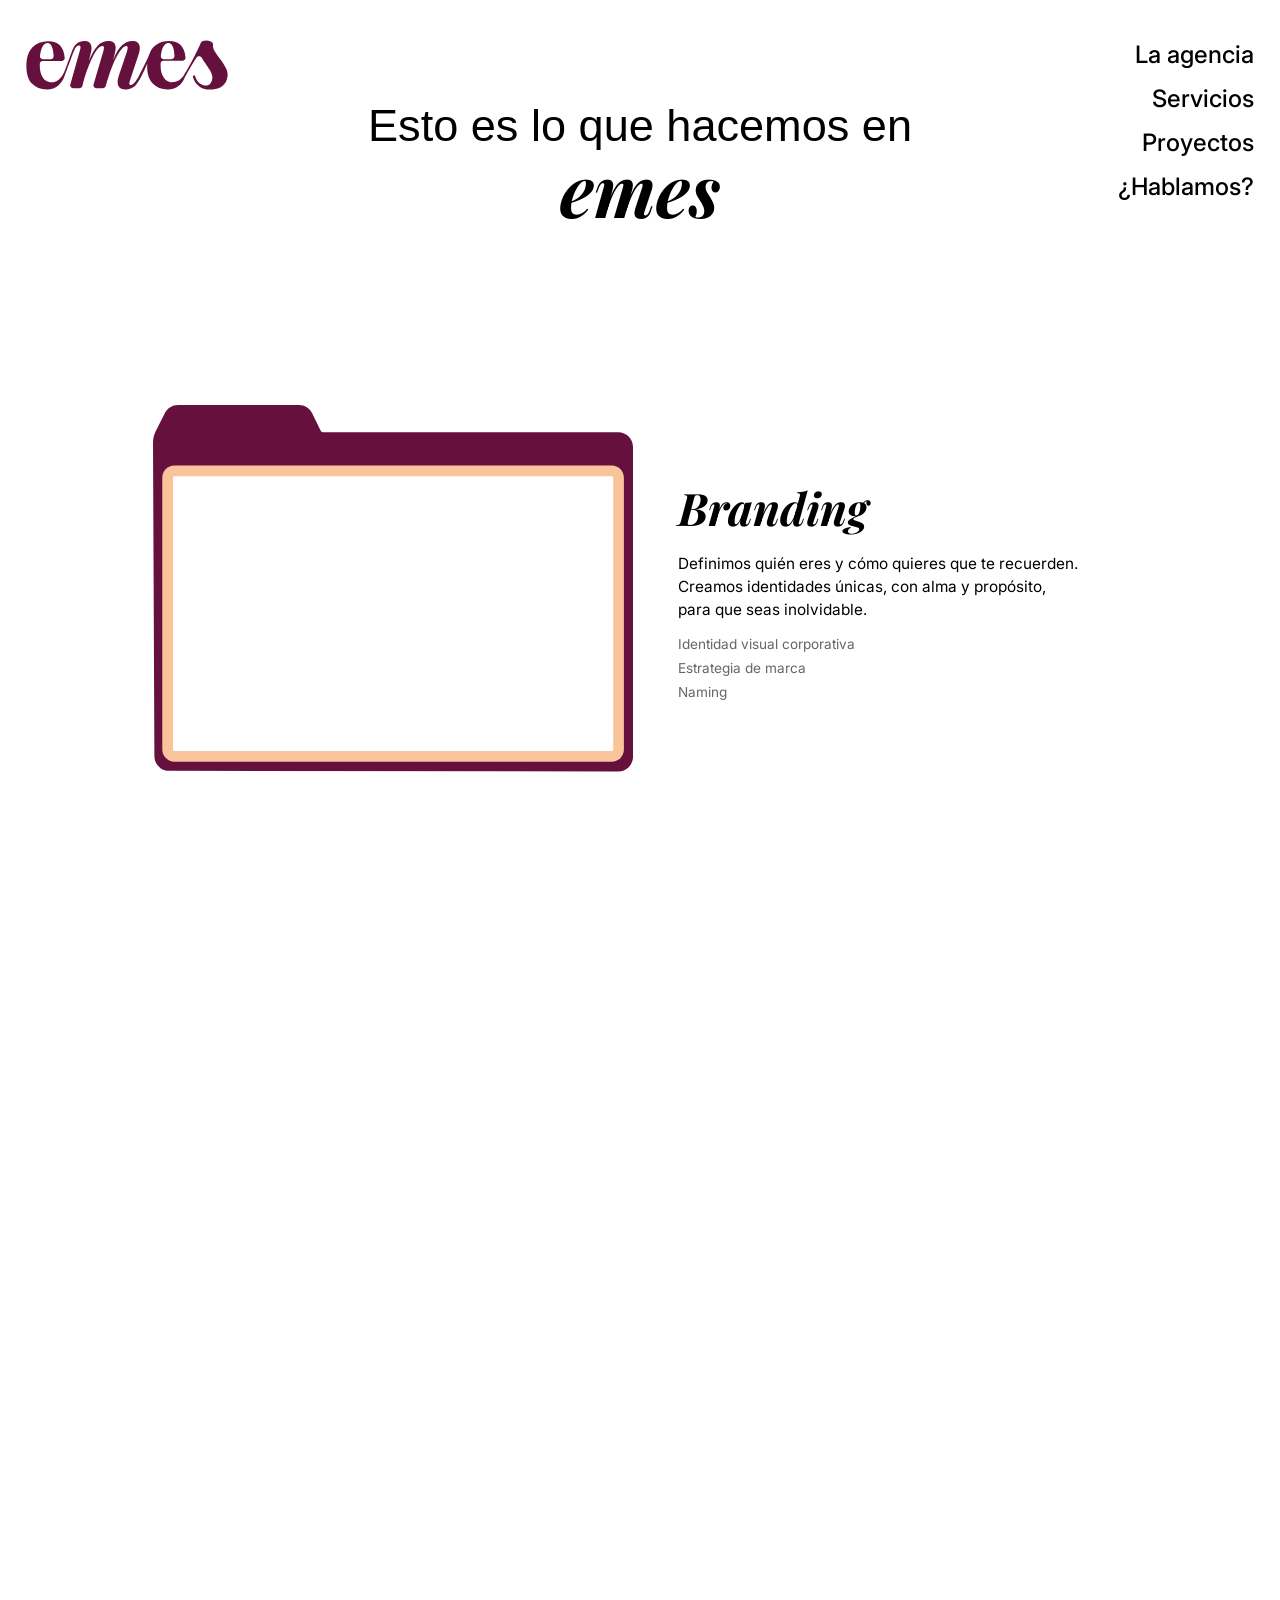
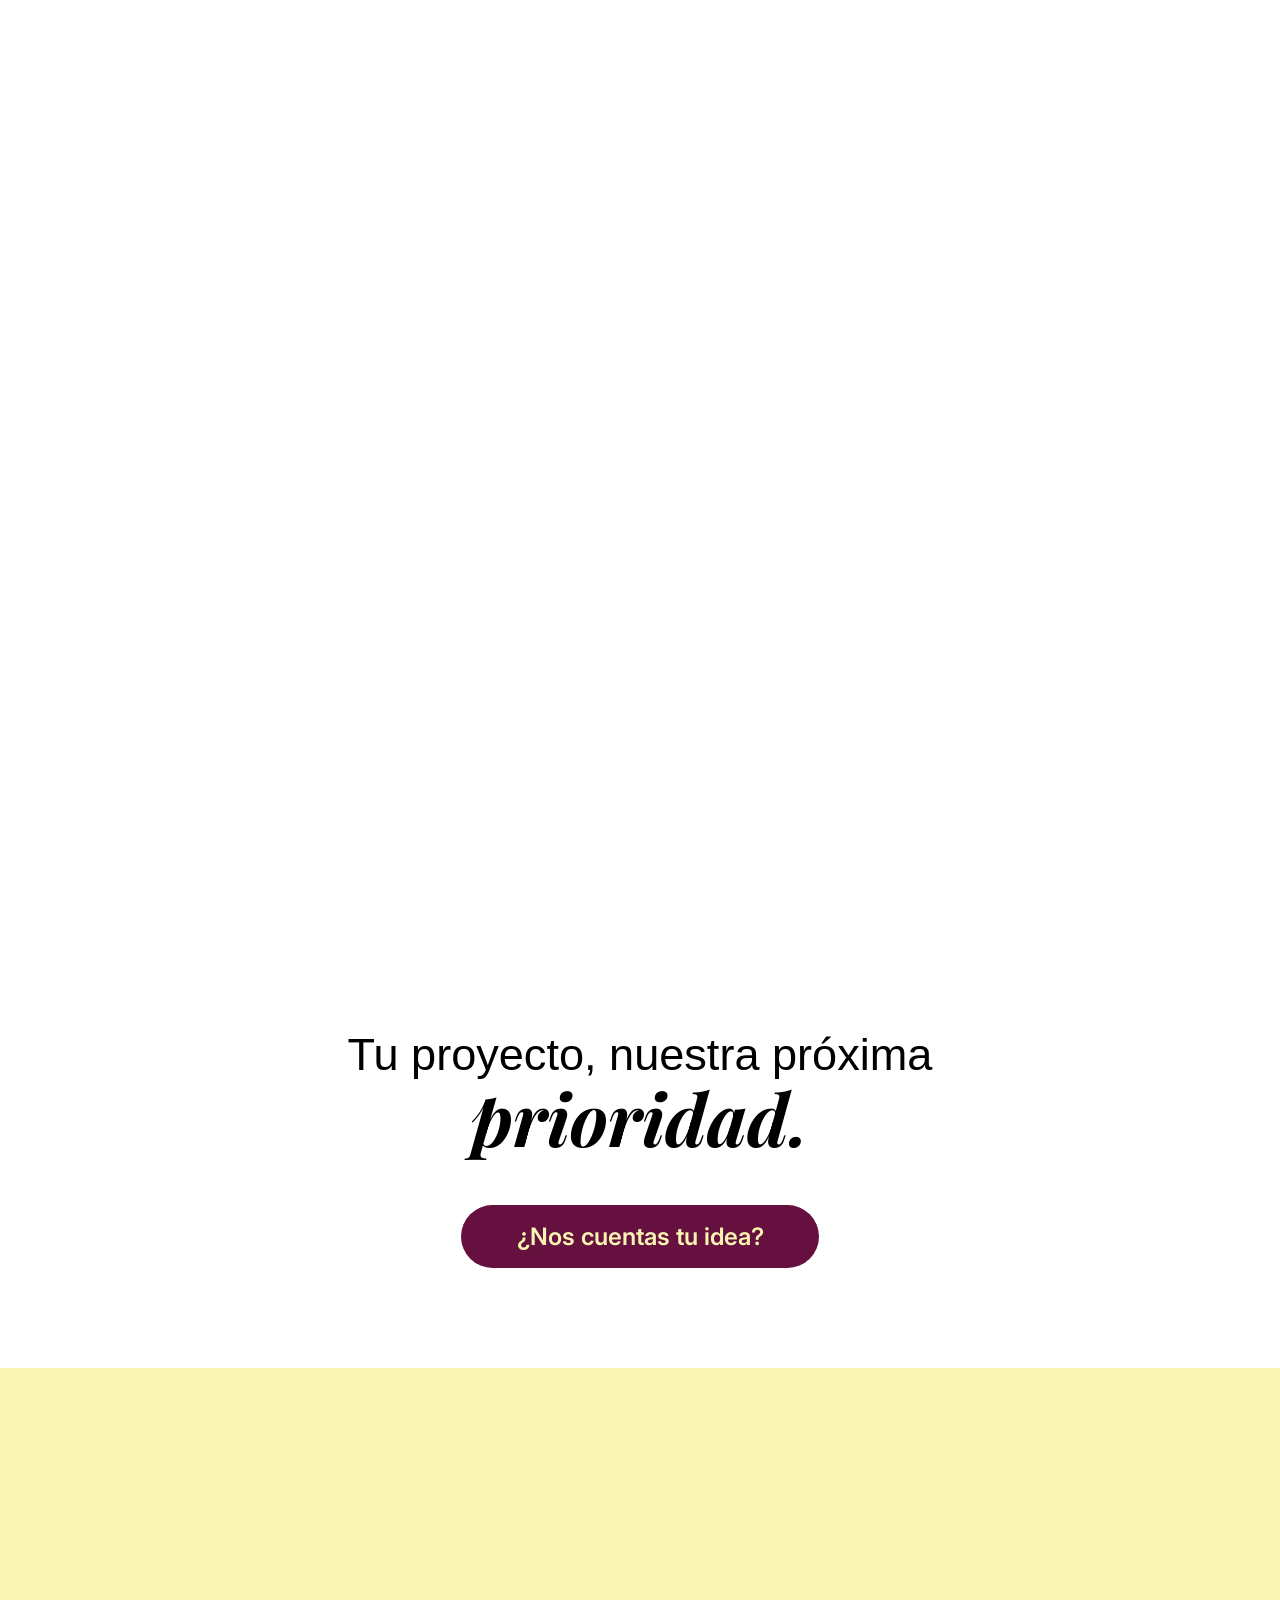
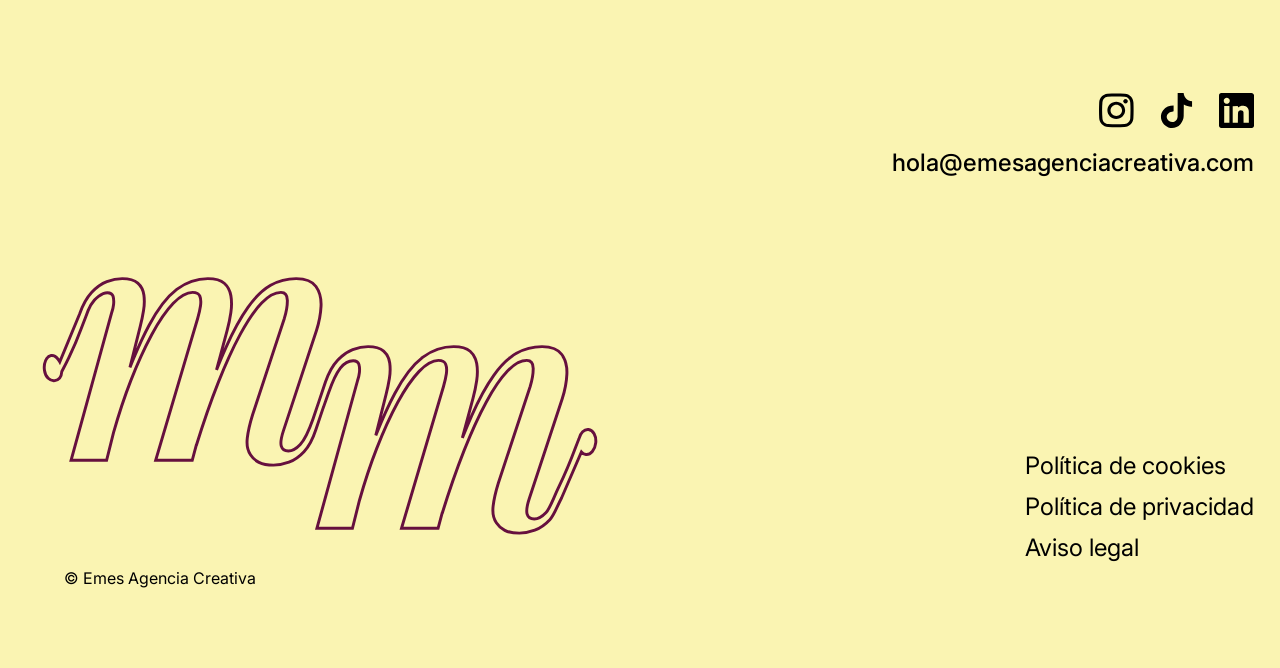
<file: servicios/index.html>
<!DOCTYPE html>
<html lang="es">

<head>
    <meta charset="UTF-8">
    <meta name="viewport" content="width=device-width, initial-scale=1.0">
    <title>ServiciosEmes</title>
    <link rel="preconnect" href="https://fonts.googleapis.com">
    <link rel="preconnect" href="https://fonts.gstatic.com" crossorigin>
    <link
        href="https://fonts.googleapis.com/css2?family=Inter:wght@100..900&family=Playfair+Display:ital,wght@0,400..900;1,400..900&display=swap"
        rel="stylesheet">
    <link href="https://api.fontshare.com/v2/css?f[]=excon@1,2&display=swap" rel="stylesheet">
    <link rel="stylesheet" href="../estilo.css">
    <link rel="stylesheet" href="estilo-servicios.css">
</head>

<body>
<header class="header">
    <nav class="nav-container" id="main-nav">
        <h1 class="header__logo">
            <a href="../index.html" aria-label="Emes Agencia Creativa - inicio">
                <?xml version="1.0" encoding="UTF-8"?>
                <svg id="svg-emes" data-name="Capa 1" xmlns="http://www.w3.org/2000/svg" viewBox="0 0 265.86 65.79"
                    class="emes-logo-svg vertical-align">
                    <defs>
                        <style>
                            .logo-emes {
                                fill: #66103e;
                            }
                        </style>
                    </defs>
                    <path class="logo-emes"
                        d="M264.21,39.66v-.12c-1.44-3.66-4.04-8.09-7.8-13.31l-2.72-3.62c-3.07-4.04-5.23-7.33-6.48-9.89-.31-.64-.76-1.99-1.08-3.75-.47-2.64.33-3.66-.31-4.66-2.44-3.87-8.82-4.66-13.31-2.93-1.08.42-2.81,2.23-3.65,5.11-9.07,19.13-16.88,33.25-21.14,39.73-.57.88-4.19,6.26-9.12,8.18-3.12,1.22-6.31,1.16-6.31,1.16-2.65,0-5.12-.78-7.42-2.34-2.3-1.55-4.17-4.05-5.61-7.47-1.44-3.42-2.16-7.71-2.16-12.86,0-.56,0-1.08,0-1.58.02-2.17,1.78-3.91,3.95-3.91h24.89c2.31,0,4.13-1.98,3.94-4.29-1.15-14.44-8.42-21.65-21.8-21.65-6,0-11.17,1.35-15.52,4.02-2.99,1.84-4.83,3.84-5.28,4.34-3.45,3.78-4.09,6.99-6.69,13.21-.13.31-.27.63-.27.63-.21.44-.41.82-.57,1.12-1.55,3.23-3.14,6.47-4.76,9.72-2.65,5.35-5.31,10.6-7.99,15.76-.03.06-.06.12-.1.18-.56.94-5.39,8.9-8.7,8.9-1.01,0-1.55-.5-1.55-.5-.44-.41-.67-1.06-.67-1.96,0-.78.24-1.91.71-3.38l11.45-34.47c1.08-3.11,1.63-5.96,1.63-8.53,0-2.81-.78-5.03-2.34-6.66-1.55-1.63-3.97-2.46-7.24-2.46-5.23,0-9.84,1.87-13.85,5.61-4.01,3.74-7.97,10.24-11.86,19.52l2.1-7.47c.94-3.5,1.4-6.35,1.4-8.53,0-6.08-3.08-9.12-9.22-9.12-5.61,0-10.43,2.03-14.42,6.08-4.01,4.05-7.93,10.83-11.75,20.33l2.57-10.05c.71-2.65,1.06-4.98,1.06-7.02,0-2.81-.74-5.06-2.22-6.78-1.48-1.71-3.89-2.57-7.24-2.57-1.99,0-3.85.31-5.61.94-1.94.69-3.27,1.58-3.68,1.87-2.9,2.01-4.43,4.65-5.17,6.24-.51.98-.98,2.05-1.4,3.21l-3.15,8.88c-.6,1.59-2.21,5.92-4.39,11.75-2.46,6.56-3.72,9.89-5.74,12.84-.5.73-4.1,5.93-8.05,7.45-1.78.68-5.02,1.15-6.15,1.15h-.09c-2.65,0-5.12-.78-7.42-2.34-2.3-1.55-4.17-4.05-5.61-7.47-1.44-3.42-2.16-7.71-2.16-12.86,0-.56,0-1.08,0-1.58.02-2.17,1.78-3.91,3.95-3.91h24.89c2.31,0,4.13-1.98,3.94-4.29C49.77,8.82,42.51,1.61,29.13,1.61c-8.65,0-15.59,2.78-20.8,8.35C3.1,15.52.5,23.57.5,34.09s2.43,18.06,7.3,23.31c4.87,5.25,11.43,7.89,19.69,7.89,6,0,11-1.78,15.01-5.32,3.62-3.2,6.22-7.02,7.84-11.45.68-1.86,3.89-10.52,9.63-26l2.22-5.96c.57-1.32.95-2.22,1.52-3.55l.33-.73c.24-.55.31-.74.44-1.03,0,0,.26-.58.97-1.48.2-.25.36-.42.4-.47,1.66-1.83,2.95-2.16,3.8-2.16,1.4,0,2.1.82,2.1,2.46,0,.93-.2,2.06-.59,3.38l-12.84,45.45c-.71,2.52,1.18,5.03,3.8,5.03h8.19c1.8,0,3.38-1.22,3.83-2.96l2.28-8.83v.12c3.89-13.01,8.05-23.56,12.44-31.67,4.4-8.1,8.35-12.15,11.86-12.15,1.24,0,1.87.74,1.87,2.22,0,1.16-.31,2.77-.94,4.8l-12.77,43.42c-.74,2.53,1.15,5.07,3.79,5.07h8.43c1.77,0,3.33-1.18,3.8-2.89l2.24-7.99v.35c4.52-14.65,9.02-25.81,13.5-33.48,4.48-7.67,8.31-11.51,11.51-11.51,1.08,0,1.63.78,1.63,2.34,0,1.1-.31,2.65-.94,4.68l-10.52,31.55c-1.16,3.5-1.75,6.55-1.75,9.12,0,2.18.43,3.93,1.28,5.25,1.71,2.81,4.83,4.21,9.34,4.21.61,0,1.61,0,2.87-.21,0,0,2.89-.46,5.67-2,4.04-2.22,6.87-5.51,11.89-15.03,2.3-4.36,5.11-10.1,7.93-17.05-.04.68-.1,1.79-.1,3.18,0,4.59.01,15.44,7.3,23.31,4.87,5.25,11.43,7.89,19.69,7.89,6,0,11-1.78,15.01-5.32.89-.78,3.24-2.86,5.37-6.32,1.18-1.89,1.8-3.44,1.96-3.79,1.23-2.88,5.4-10.26,15.61-26.62,1.61-2.58,5.4-2.52,6.91.12,1.35,2.37,3.38,5.57,6.11,9.59,2.31,3.37,4.02,5.97,5.13,7.83,1.11,1.84,1.89,3.83,2.36,5.93.47,2.12.37,4.32-.31,6.64-.51,1.76-1.48,4.49-4.39,5.92-2.72,1.32-5.58.71-6.57.44-3.65-.97-5.91-3.18-6.98-4.34-2.45-2.65-3.51-5.57-3.98-7.57-.19-.8-.99-1.29-1.79-1.14-.01,0-.02,0-.03,0-.85.17-1.41,1-1.21,1.84.26,1.11.65,2.35,1.21,3.66,1.2,2.84,2.77,4.9,3.97,6.26.77.8,2.55,2.52,4.76,3.89,1.23.76,2.38,1.28,2.69,1.42,1.11.48,1.78.71,2.65.91,2.85.72,8.58,1.14,14.12,0,1.89-.39,5.5-.93,9.45-3.99,2.86-2.21,4.82-5.13,5.88-8.78,1.31-4.47,1.23-8.52-.22-12.16ZM177.42,20.76c.6-5.04,1.62-8.93,3.05-11.65h-.01c1.83-3.46,4.14-5.2,6.95-5.2s4.77,2.01,6.14,6.02c1.04,3.07,1.64,6.77,1.79,11.1.08,2.26-1.69,4.15-3.95,4.15h-10.05c-2.36,0-4.21-2.07-3.93-4.42ZM18.39,20.89c.6-5.04,1.62-8.93,3.05-11.65h-.01c1.83-3.46,4.14-5.2,6.95-5.2s4.77,2.01,6.14,6.02c1.04,3.07,1.64,6.77,1.79,11.1.08,2.26-1.69,4.15-3.95,4.15h-10.05c-2.36,0-4.21-2.07-3.93-4.42Z" />
                </svg>
                <span class="visually-hidden">Emes Agencia Creativa</span>
            </a>
        </h1>

        <input type="checkbox" id="menu-toggle" class="menu-checkbox">

        <label for="menu-toggle" class="nav__burguer" aria-label="Abrir menú">
            <span></span>
            <span></span>
            <span></span>
        </label>

        <div class="header__menu">
            <ul class="header__menu_list">
                <li><a href="../la-agencia/index.html">La agencia</a></li>
                <li><a href="../servicios/index.html">Servicios</a></li>
                <li><a href="../proyectos/index.html">Proyectos</a></li>
                <li><a href="../contacto/index.html">¿Hablamos?</a></li>
            </ul>
        </div>

        <!-- OVERLAY MENÚ HAMBURGUESA -->
        <div class="menu__overlay">

            <div class="menu__overlay_header">
                <?xml version="1.0" encoding="UTF-8"?>
                <svg id="svg-emes-contorno" data-name="Capa 1" xmlns="http://www.w3.org/2000/svg"
                    viewBox="0 0 265.86 65.79" class="emes-logo-svg">
                    <defs>
                        <style>
                            .cls-1 {
                                fill: none;
                                stroke: #66103e;
                                stroke-miterlimit: 10;
                            }
                        </style>
                    </defs>
                    <path class="cls-1"
                        d="M264.21,39.66v-.12c-1.44-3.66-4.04-8.09-7.8-13.31l-2.72-3.62c-3.07-4.04-5.23-7.33-6.48-9.89-.31-.64-.76-1.99-1.08-3.75-.47-2.64.33-3.66-.31-4.66-2.44-3.87-8.82-4.66-13.31-2.93-1.08.42-2.81,2.23-3.65,5.11-9.07,19.13-16.88,33.25-21.14,39.73-.57.88-4.19,6.26-9.12,8.18-3.12,1.22-6.31,1.16-6.31,1.16-2.65,0-5.12-.78-7.42-2.34-2.3-1.55-4.17-4.05-5.61-7.47-1.44-3.42-2.16-7.71-2.16-12.86,0-.56,0-1.08,0-1.58.02-2.17,1.78-3.91,3.95-3.91h24.89c2.31,0,4.13-1.98,3.94-4.29-1.15-14.44-8.42-21.65-21.8-21.65-6,0-11.17,1.35-15.52,4.02-2.99,1.84-4.83,3.84-5.28,4.34-3.45,3.78-4.09,6.99-6.69,13.21-.13.31-.27.63-.27.63-.21.44-.41.82-.57,1.12-1.55,3.23-3.14,6.47-4.76,9.72-2.65,5.35-5.31,10.6-7.99,15.76-.03.06-.06.12-.1.18-.56.94-5.39,8.9-8.7,8.9-1.01,0-1.55-.5-1.55-.5-.44-.41-.67-1.06-.67-1.96,0-.78.24-1.91.71-3.38l11.45-34.47c1.08-3.11,1.63-5.96,1.63-8.53,0-2.81-.78-5.03-2.34-6.66-1.55-1.63-3.97-2.46-7.24-2.46-5.23,0-9.84,1.87-13.85,5.61-4.01,3.74-7.97,10.24-11.86,19.52l2.1-7.47c.94-3.5,1.4-6.35,1.4-8.53,0-6.08-3.08-9.12-9.22-9.12-5.61,0-10.43,2.03-14.42,6.08-4.01,4.05-7.93,10.83-11.75,20.33l2.57-10.05c.71-2.65,1.06-4.98,1.06-7.02,0-2.81-.74-5.06-2.22-6.78-1.48-1.71-3.89-2.57-7.24-2.57-1.99,0-3.85.31-5.61.94-1.94.69-3.27,1.58-3.68,1.87-2.9,2.01-4.43,4.65-5.17,6.24-.51.98-.98,2.05-1.4,3.21l-3.15,8.88c-.6,1.59-2.21,5.92-4.39,11.75-2.46,6.56-3.72,9.89-5.74,12.84-.5.73-4.1,5.93-8.05,7.45-1.78.68-5.02,1.15-6.15,1.15h-.09c-2.65,0-5.12-.78-7.42-2.34-2.3-1.55-4.17-4.05-5.61-7.47-1.44-3.42-2.16-7.71-2.16-12.86,0-.56,0-1.08,0-1.58.02-2.17,1.78-3.91,3.95-3.91h24.89c2.31,0,4.13-1.98,3.94-4.29C49.77,8.82,42.51,1.61,29.13,1.61c-8.65,0-15.59,2.78-20.8,8.35C3.1,15.52.5,23.57.5,34.09s2.43,18.06,7.3,23.31c4.87,5.25,11.43,7.89,19.69,7.89,6,0,11-1.78,15.01-5.32,3.62-3.2,6.22-7.02,7.84-11.45.68-1.86,3.89-10.52,9.63-26l2.22-5.96c.57-1.32.95-2.22,1.52-3.55l.33-.73c.24-.55.31-.74.44-1.03,0,0,.26-.58.97-1.48.2-.25.36-.42.4-.47,1.66-1.83,2.95-2.16,3.8-2.16,1.4,0,2.1.82,2.1,2.46,0,.93-.2,2.06-.59,3.38l-12.84,45.45c-.71,2.52,1.18,5.03,3.8,5.03h8.19c1.8,0,3.38-1.22,3.83-2.96l2.28-8.83v.12c3.89-13.01,8.05-23.56,12.44-31.67,4.4-8.1,8.35-12.15,11.86-12.15,1.24,0,1.87.74,1.87,2.22,0,1.16-.31,2.77-.94,4.8l-12.77,43.42c-.74,2.53,1.15,5.07,3.79,5.07h8.43c1.77,0,3.33-1.18,3.8-2.89l2.24-7.99v.35c4.52-14.65,9.02-25.81,13.5-33.48,4.48-7.67,8.31-11.51,11.51-11.51,1.08,0,1.63.78,1.63,2.34,0,1.1-.31,2.65-.94,4.68l-10.52,31.55c-1.16,3.5-1.75,6.55-1.75,9.12,0,2.18.43,3.93,1.28,5.25,1.71,2.81,4.83,4.21,9.34,4.21.61,0,1.61,0,2.87-.21,0,0,2.89-.46,5.67-2,4.04-2.22,6.87-5.51,11.89-15.03,2.3-4.36,5.11-10.1,7.93-17.05-.04.68-.1,1.79-.1,3.18,0,4.59.01,15.44,7.3,23.31,4.87,5.25,11.43,7.89,19.69,7.89,6,0,11-1.78,15.01-5.32.89-.78,3.24-2.86,5.37-6.32,1.18-1.89,1.8-3.44,1.96-3.79,1.23-2.88,5.4-10.26,15.61-26.62,1.61-2.58,5.4-2.52,6.91.12,1.35,2.37,3.38,5.57,6.11,9.59,2.31,3.37,4.02,5.97,5.13,7.83,1.11,1.84,1.89,3.83,2.36,5.93.47,2.12.37,4.32-.31,6.64-.51,1.76-1.48,4.49-4.39,5.92-2.72,1.32-5.58.71-6.57.44-3.65-.97-5.91-3.18-6.98-4.34-2.45-2.65-3.51-5.57-3.98-7.57-.19-.8-.99-1.29-1.79-1.14-.01,0-.02,0-.03,0-.85.17-1.41,1-1.21,1.84.26,1.11.65,2.35,1.21,3.66,1.2,2.84,2.77,4.9,3.97,6.26.77.8,2.55,2.52,4.76,3.89,1.23.76,2.38,1.28,2.69,1.42,1.11.48,1.78.71,2.65.91,2.85.72,8.58,1.14,14.12,0,1.89-.39,5.5-.93,9.45-3.99,2.86-2.21,4.82-5.13,5.88-8.78,1.31-4.47,1.23-8.52-.22-12.16ZM177.42,20.76c.6-5.04,1.62-8.93,3.05-11.65h-.01c1.83-3.46,4.14-5.2,6.95-5.2s4.77,2.01,6.14,6.02c1.04,3.07,1.64,6.77,1.79,11.1.08,2.26-1.69,4.15-3.95,4.15h-10.05c-2.36,0-4.21-2.07-3.93-4.42ZM18.39,20.89c.6-5.04,1.62-8.93,3.05-11.65h-.01c1.83-3.46,4.14-5.2,6.95-5.2s4.77,2.01,6.14,6.02c1.04,3.07,1.64,6.77,1.79,11.1.08,2.26-1.69,4.15-3.95,4.15h-10.05c-2.36,0-4.21-2.07-3.93-4.42Z" />
                </svg>
            </div>

            <nav class="menu__overlay_nav">
                <ul class="menu__overlay_nav_list">
                    <li><a href="../la-agencia/index.html">La agencia</a></li>
                    <li><a href="../servicios/index.html">Servicios</a></li>
                    <li><a href="../proyectos/index.html">Proyectos</a></li>
                    <li><a href="../contacto/index.html">¿Hablamos?</a></li>
                </ul>
            </nav>

            <div class="menu__overlay_footer">
                <?xml version="1.0" encoding="UTF-8"?>
                <svg id="svg-mm-contorno" data-name="Capa 1" xmlns="http://www.w3.org/2000/svg"
                    viewBox="0 0 200.99 90.3" class="logo-mm-contorno__footer">
                    <defs>
                        <style>
                            .cls-1 {
                                fill: none;
                                stroke: #66103e;
                                stroke-miterlimit: 10;
                            }
                        </style>
                    </defs>
                    <path class="cls-1"
                        d="M192.12,53.21c-1.42-.15-2.76,1.22-3.22,3.16-1.03,2.36-2.73,7.93-6.84,16.38-2.03,4.17-3.01,7.31-4.39,8.79-1.39,1.48-2.73,2.23-4.04,2.23s-2.12-.55-2.43-1.64c-.31-1.09-.08-2.81.69-5.16l11.32-34.35c.92-2.89,1.44-5.67,1.56-8.32.12-2.66-.46-4.88-1.73-6.68-1.27-1.8-3.52-2.7-6.76-2.7s-6.07.76-8.72,2.29c-2.66,1.52-5.24,4.03-7.74,7.5-2.5,3.48-5.03,8.09-7.57,13.83-1.02,2.31-2.08,4.84-3.16,7.58l3.63-13.5c.54-2.03.96-4.08,1.27-6.15.31-2.07.31-3.99,0-5.74-.31-1.76-1.06-3.16-2.25-4.22-1.2-1.06-3.06-1.58-5.6-1.58-3.85,0-7.39,1.23-10.63,3.69-3.24,2.46-6.4,6.56-9.48,12.31-2.08,3.87-4.24,8.66-6.49,14.32l3.49-13.91c.46-1.8.85-3.63,1.15-5.51.31-1.88.35-3.65.12-5.33-.23-1.68-.92-3.03-2.08-4.05-1.15-1.01-2.93-1.52-5.31-1.52-1.69,0-3.45.35-5.26,1.05-1.81.7-3.52,1.92-5.14,3.63-1.62,1.72-3,4.18-4.16,7.38l-2.58,7.74h-.01l-1.62,4.81c-1.54,4.38-3.01,7.31-4.39,8.79-1.39,1.48-2.73,2.23-4.04,2.23s-2.12-.55-2.43-1.64c-.31-1.09-.08-2.81.69-5.16l11.32-34.35c.92-2.89,1.44-5.67,1.56-8.32.12-2.66-.46-4.88-1.73-6.68-1.27-1.8-3.52-2.7-6.76-2.7s-6.07.76-8.72,2.29c-2.66,1.52-5.24,4.03-7.74,7.5-2.5,3.48-5.03,8.09-7.57,13.83-1.02,2.31-2.08,4.84-3.16,7.58l3.63-13.5c.54-2.03.96-4.08,1.27-6.15.31-2.07.31-3.99,0-5.74-.31-1.76-1.06-3.16-2.25-4.22-1.2-1.06-3.06-1.58-5.6-1.58-3.85,0-7.39,1.23-10.63,3.69-3.24,2.46-6.4,6.56-9.48,12.31-2.08,3.87-4.24,8.66-6.49,14.32l3.49-13.91c.46-1.8.85-3.63,1.15-5.51.31-1.88.35-3.65.12-5.33-.23-1.68-.92-3.03-2.08-4.05-1.15-1.01-2.93-1.52-5.31-1.52-1.69,0-3.45.35-5.26,1.05-1.81.7-3.52,1.92-5.14,3.63-1.62,1.72-3,4.18-4.16,7.38l-6.76,16.34c-.69-1.26-1.85-2.3-2.96-2.14-1.63.23-2.61,2.62-2.28,5,.33,2.38,1.92,3.79,3.55,3.55,1.32-.19,2.25-1.3,2.38-3.11,4.91-9.22,6.19-13.57,7.1-15.9.84-2.15,1.16-2.99,1.9-4.96.3-.8.98-2.17,2.15-3.53,0,0,2.2-2.52,4.39-2.52,1.08,0,1.73.41,1.96,1.23.23.82.29,1.76.17,2.81-.12,1.06-.33,1.98-.64,2.76l-13.87,50.41h12.13l2.36-9.4c1.79-6.35,3.75-12.29,5.9-17.79,2.35-6.02,4.76-11.29,7.22-15.82,2.46-4.53,4.89-8.05,7.28-10.55,2.39-2.5,4.58-3.75,6.59-3.75,1.31,0,2.14.43,2.48,1.29.35.86.42,1.95.23,3.28-.19,1.33-.52,2.77-.98,4.34l-14.33,48.41h12.48l1.43-5.32-.04.28c2.46-7.97,4.97-15.16,7.51-21.57,2.54-6.41,5.06-11.92,7.57-16.53,2.5-4.61,4.91-8.13,7.22-10.55,2.31-2.42,4.51-3.63,6.59-3.63,1.46,0,2.2.92,2.2,2.75s-.35,3.89-1.04,6.15l-10.86,32.94c-.92,2.97-1.52,5.61-1.79,7.91-.27,2.31.1,4.2,1.1,5.69.69,1.1,1.66,1.95,2.89,2.58,1.23.62,2.89.94,4.97.94,1.69,0,3.45-.33,5.26-1s3.52-1.85,5.14-3.58c1.62-1.72,2.96-4.22,4.04-7.5l2.57-7.62h.02l1.73-4.92c1.39-3.99,2.73-6.82,4.04-8.5,1.31-1.68,2.77-2.52,4.39-2.52,1.08,0,1.73.41,1.96,1.23.23.82.29,1.76.17,2.81-.12,1.06-.33,1.98-.64,2.76l-13.87,50.41h12.13l2.36-9.4c1.79-6.35,3.75-12.29,5.9-17.79,2.35-6.02,4.76-11.29,7.22-15.82,2.46-4.53,4.89-8.05,7.28-10.55,2.39-2.5,4.58-3.75,6.59-3.75,1.31,0,2.14.43,2.48,1.29.35.86.42,1.95.23,3.28-.19,1.33-.52,2.77-.98,4.34l-14.33,48.41h12.48l1.43-5.32-.04.28c2.46-7.97,4.97-15.16,7.51-21.57,2.54-6.41,5.06-11.92,7.57-16.53,2.5-4.61,4.91-8.13,7.22-10.55,2.31-2.42,4.51-3.63,6.59-3.63,1.46,0,2.2.92,2.2,2.75s-.35,3.89-1.04,6.15l-10.86,32.94c-.92,2.97-1.52,5.61-1.79,7.91-.27,2.31.1,4.2,1.1,5.69.69,1.1,1.66,1.95,2.89,2.58,1.23.62,2.89.94,4.97.94,1.69,0,3.45-.33,5.26-1s3.52-1.85,5.14-3.58c1.62-1.72,2.35-4.35,4.04-7.5l6.74-15.61c.42.49.94.81,1.53.87,1.62.17,3.12-1.61,3.36-3.98.24-2.36-.88-4.41-2.5-4.58Z" />
                </svg>

                <div class="footer__items">
                    <div class="footer__social-icons">
                        <a href="#" aria-label="Instagram">
                            <svg width="44" height="43" viewBox="0 0 44 43" fill="none"
                                xmlns="http://www.w3.org/2000/svg">
                                <path
                                    d="M31.9839 42.2702C24.9396 42.6569 18.2015 42.6569 11.4635 42.2702C5.20669 41.8835 0.612551 37.4577 0.262522 31.3562C-0.0875074 24.6961 -0.0875074 18.1649 0.262522 11.4618C0.525044 5.66109 4.8129 0.891594 10.6759 0.418942C18.0703 -0.139647 25.1584 -0.139647 32.5527 0.418942C38.6345 0.848626 43.0536 5.70406 43.3162 11.6767C43.5787 18.3368 43.5787 24.6961 43.2286 31.3562C42.9224 37.3288 38.4157 42.0124 32.0277 42.3131L31.9839 42.2702ZM32.1152 38.403C36.4906 38.1452 39.1158 34.7507 39.3345 30.8406C39.6846 24.3953 39.6846 18.1219 39.3345 11.6337C39.1158 7.80951 36.5343 4.58688 32.509 4.24313C25.1584 3.64157 17.9828 3.5986 10.6759 4.2861C7.26311 4.62985 4.68165 7.29389 4.37537 10.6884C3.71906 17.7352 3.76282 24.6961 4.37537 31.7429C4.68165 35.4382 7.6569 38.1452 11.4197 38.403C18.289 38.8327 25.0709 38.8757 32.1589 38.403H32.1152Z"
                                    fill="black" />
                                <path
                                    d="M35.9217 9.91453C35.9217 8.49657 34.7404 7.37939 33.3403 7.37939C31.9401 7.37939 30.7588 8.49657 30.7588 9.91453C30.7588 11.3325 31.9401 12.4497 33.3403 12.4497C34.7404 12.4497 35.9217 11.3325 35.9217 9.91453Z"
                                    fill="black" />
                                <path
                                    d="M32.8593 21.3017C32.8593 27.3172 27.8714 32.2156 21.7021 32.2156C15.5328 32.2156 10.5449 27.3172 10.5449 21.3017C10.5449 15.2861 15.5328 10.3877 21.7021 10.3877C27.8714 10.3877 32.8593 15.2861 32.8593 21.3017ZM28.9652 21.2587C28.9652 17.3486 25.7275 14.1689 21.7459 14.1689C17.7643 14.1689 14.5265 17.3486 14.5265 21.2587C14.5265 25.1688 17.7643 28.3485 21.7459 28.3485C25.7275 28.3485 28.9652 25.1688 28.9652 21.2587Z"
                                    fill="black" />
                                <path
                                    d="M33.3403 12.4497C34.766 12.4497 35.9217 11.3146 35.9217 9.91453C35.9217 8.51441 34.766 7.37939 33.3403 7.37939C31.9146 7.37939 30.7588 8.51441 30.7588 9.91453C30.7588 11.3146 31.9146 12.4497 33.3403 12.4497Z"
                                    fill="black" />
                            </svg>
                        </a>

                        <a href="#" aria-label="TikTok">
                            <svg width="40" height="45" viewBox="0 0 40 45" fill="none"
                                xmlns="http://www.w3.org/2000/svg">
                                <path
                                    d="M9.56337 44.2223C5.0396 42.7078 2.05306 38.9866 0.867215 35.4817C-0.757829 30.7219 -0.0990411 25.8757 2.84361 22.1111C6.04977 18.0005 10.9688 16.2264 16.2832 16.1831V23.5823C13.7797 24.2747 11.2763 24.7074 9.47555 26.2218C6.22546 28.9911 7.05993 33.7941 10.3539 36.0442C12.5499 37.5154 15.1852 37.9481 17.6447 36.7365C19.4893 35.8278 21.4218 33.1451 21.4218 30.4623L21.5096 0H29.1518C29.8984 5.92804 33.7633 10.3416 40 10.4714V17.7408C36.135 18.0437 33.0167 16.7456 29.4153 14.885L29.2396 29.7267C29.2396 33.5778 27.5267 37.2558 25.0233 40.0683C21.2022 44.3521 15.273 46.1262 9.56337 44.2656V44.2223Z"
                                    fill="black" />
                            </svg>
                        </a>

                        <a href="#" aria-label="LinkedIn">
                            <svg width="43" height="43" viewBox="0 0 43 43" fill="none"
                                xmlns="http://www.w3.org/2000/svg">
                                <path
                                    d="M40.223 42.9566H2.73362C1.30174 42.9566 0 41.5247 0 40.1362V3.25429C0 1.34511 1.04141 0.347124 2.95059 0H39.8759C41.3945 0 43 1.30172 43 2.82038V40.1362C43 41.3946 41.8719 43 40.2664 43L40.223 42.9566ZM13.2775 9.5893C13.2775 7.54995 11.5853 5.85772 9.54596 5.85772C7.50661 5.85772 5.81438 7.50656 5.81438 9.5893C5.81438 11.672 7.50661 13.3209 9.54596 13.3209C11.5853 13.3209 13.2775 11.672 13.2775 9.5893ZM23.3007 24.776C23.3007 22.6932 25.0363 21.4349 26.5984 21.3047C28.0737 21.218 30.113 22.2593 30.113 24.0817L30.1998 36.6216H36.665L36.6216 22.6499C36.6216 18.7447 33.888 15.9243 30.0696 15.5772C27.553 15.3602 25.3401 16.1847 23.6044 17.8769L22.9536 16.0545L16.8355 16.1413V36.665H23.1706L23.3007 24.776ZM12.8002 16.0545H6.37841V36.665H12.8002V16.0545Z"
                                    fill="black" />
                            </svg>
                        </a>
                    </div>

                    <p class="footer__copyright">© Emes Agencia Creativa</p>
                </div>
            </div>

        </div>

    </nav>
</header>

<main>
    <section class="pagina-servicios">
        <div class="servicios__titulo-pagina">
            <h2 class="titulo1-excon">Esto es lo que hacemos en</h2>
            <h2 class="titulo2-playfair">emes</h2>
        </div>

        <div class="servicios__lista">

            <div class="servicio-detalle">
                <div class="servicio-detalle__icono">
                    <!-- SVG branding -->
                    <svg version="1.1" id="Capa_1" xmlns="http://www.w3.org/2000/svg"
                        xmlns:xlink="http://www.w3.org/1999/xlink" x="0px" y="0px" viewBox="0 0 401.75 306.68"
                        style="enable-background:new 0 0 401.75 306.68;" xml:space="preserve">
                        <style type="text/css">
                            .st0 {
                                fill: #FAF4B1;
                            }

                            .st8 {
                                fill: #78A2D2;
                            }

                            .st11 {
                                fill: #FAC49A;
                            }

                            .st12 {
                                fill: #66103E;
                            }
                        </style>
                        <g>
                            <g>
                                <g>
                                    <path class="st12"
                                        d="M389.5,306.68c-0.01,0-0.01,0-0.02,0L13.4,306.23c-6.72-0.01-12.21-5.48-12.24-12.2L0,31.53c-0.01-3.3,0.77-6.6,2.26-9.55L9.99,6.72C12.08,2.57,16.27,0,20.92,0h101.27c4.66,0,8.98,2.71,11.02,6.9l7.14,14.7c0.34,0.69,1.05,1.14,1.82,1.14l247.33,0.03c6.75,0,12.25,5.5,12.25,12.25v259.41c0,3.27-1.28,6.35-3.59,8.67C395.84,305.41,392.77,306.68,389.5,306.68z M20.92,10.22c-0.77,0-1.46,0.43-1.81,1.11l-7.73,15.27c-0.76,1.51-1.16,3.2-1.15,4.88l1.16,262.5c0,1.11,0.91,2.02,2.02,2.02l376.08,0.45c0,0,0,0,0,0c0.73,0,1.21-0.37,1.43-0.59c0.22-0.22,0.59-0.7,0.59-1.43V35.02c0-1.12-0.91-2.03-2.03-2.03l-247.33-0.03c-4.66,0-8.98-2.71-11.02-6.9l-7.14-14.7c-0.34-0.69-1.05-1.14-1.82-1.14H20.92z" />
                                </g>
                                <g>
                                    <rect x="8.43" y="29.77" class="st12" width="383.34" height="25.36" />
                                    <path class="st12"
                                        d="M392.42,55.77H7.79V29.13h384.62V55.77z M9.07,54.49h382.06V30.41H9.07V54.49z" />
                                </g>
                                <g>
                                    <path class="st11"
                                        d="M383.97,298.57H17.94c-5.61,0-10.17-4.56-10.17-10.17V60.87c0-5.61,4.56-10.17,10.17-10.17h366.03c5.61,0,10.17,4.56,10.17,10.17V288.4C394.14,294,389.58,298.57,383.97,298.57z M17.94,59.65c-0.68,0-1.23,0.55-1.23,1.23V288.4c0,0.68,0.55,1.23,1.23,1.23h366.03c0.68,0,1.23-0.55,1.23-1.23V60.87c0-0.68-0.55-1.23-1.23-1.23H17.94z" />
                                </g>
                                <g>
                                    <polygon class="st12" points="5.13,29.77 134.76,29.22 122.41,5.41 16.19,6.92" />
                                    <path class="st12"
                                        d="M4.11,30.41L15.78,6.29l0.39-0.01L122.8,4.77l13.02,25.08l-1.05,0L4.11,30.41z M16.59,7.55L6.15,29.12l127.56-0.54L122.03,6.05L16.59,7.55z" />
                                </g>
                            </g>
                        </g>
                    </svg>
                </div>
                <div class="servicio-detalle__texto">
                    <h3 class="servicio-detalle__nombre">Branding</h3>
                    <p class="servicio-detalle__descripcion">Definimos quién eres y cómo quieres que te recuerden.
                        Creamos identidades únicas, con alma y propósito, para que seas inolvidable.</p>
                    <ul class="servicio-info">
                        <li>Identidad visual corporativa</li>
                        <li>Estrategia de marca</li>
                        <li>Naming</li>
                    </ul>
                </div>
            </div>

            <div class="servicio-detalle servicio-detalle--derecha">
                <div class="servicio-detalle__icono">
                    <!-- SVG web -->
                    <svg version="1.1" id="Capa_1" xmlns="http://www.w3.org/2000/svg"
                        xmlns:xlink="http://www.w3.org/1999/xlink" x="0px" y="0px" viewBox="0 0 543.5 370.82"
                        style="enable-background:new 0 0 543.5 370.82;" xml:space="preserve">
                        <style type="text/css">
                            .st0 {
                                fill: #FAF4B1;
                            }

                            .st8 {
                                fill: #78A2D2;
                            }

                            .st11 {
                                fill: #FAC49A;
                            }

                            .st12 {
                                fill: #66103E;
                            }
                        </style>
                        <g>
                            <g>
                                <g>
                                    <g>
                                        <g>
                                            <path class="st11"
                                                d="M275.46,246.24c-95.91-0.37-188.92-0.97-195.14-1.26c-11.34-0.54-18.47-7.9-19.08-19.7c-0.51-9.86,0.6-162.1,0.95-208.53c0.07-9.08,7.54-16.47,16.66-16.48l189.88-0.22l0.02,18.65L80.83,18.91c-0.68,90.62-1.34,198.03-0.96,205.41c0.05,0.99,0.19,1.59,0.29,1.92c0.21,0.04,0.55,0.08,1.05,0.11c5.3,0.25,91.35,0.85,194.33,1.24L275.46,246.24z" />
                                        </g>
                                        <g>
                                            <path class="st11"
                                                d="M261.18,246.26l-0.07-18.65c110.22-0.4,202.27-1,207.91-1.25c0.95-0.04,1.46-0.15,1.71-0.22c0.1-0.27,0.25-0.83,0.3-1.84c0.4-7.37-0.3-114.8-1.03-205.44l-201.66-0.22L268.38,0l203.6,0.22c9.12,0.01,16.59,7.4,16.66,16.47c0.38,46.44,1.56,198.75,1.02,208.63c-0.65,11.79-8.05,19.15-19.81,19.67C463.27,245.28,363.81,245.89,261.18,246.26z" />
                                        </g>
                                    </g>
                                </g>
                                <g>
                                    <path class="st11"
                                        d="M529.5,370.82c-0.01,0-0.01,0-0.02,0l-515.49-0.68c-5.31-0.01-9.93-3.07-12.37-8.19c-2.66-5.58-2-12.19,1.64-16.97l65.28-108.89l9.84,5.9L12.71,351.53l-0.25,0.31c-1.28,1.58-1.16,3.73-0.48,5.17c0.29,0.61,0.95,1.65,2.02,1.65l515.49,0.68c0,0,0,0,0,0c1.03,0,1.67-0.96,1.97-1.54c0.7-1.37,0.88-3.48-0.3-5.12l-0.28-0.39L475.6,239.48l10.3-5.05l54.89,111.99c3.25,4.86,3.61,11.32,0.89,16.62C539.18,367.91,534.63,370.82,529.5,370.82z" />
                                </g>
                                <g>
                                    <path class="st11"
                                        d="M355.2,354.36l-139.89-0.01c0,0-0.01,0-0.01,0c-3.01,0-5.75-1.54-7.32-4.11c-1.57-2.58-1.69-5.72-0.3-8.41l11.14-21.55c1.48-2.87,4.4-4.64,7.62-4.64c0.01,0,0.03,0,0.04,0l119.1,0.77c3.3,0.01,6.35,1.96,7.74,4.97l9.65,20.79c1.24,2.67,1.04,5.74-0.55,8.23C360.85,352.87,358.15,354.35,355.2,354.36z M215.31,347.17l139.89,0.01c0.67,0,1.03-0.41,1.18-0.65c0.16-0.24,0.37-0.74,0.09-1.35l-9.65-20.79c-0.23-0.49-0.73-0.81-1.27-0.82l-119.1-0.77c-0.53-0.03-1.01,0.29-1.25,0.76l-11.14,21.55c-0.32,0.61-0.11,1.13,0.05,1.38S214.62,347.17,215.31,347.17z" />
                                </g>
                                <g>
                                    <g>
                                        <g>
                                            <path class="st0"
                                                d="M275.65,234.37c-93.48-0.35-184.05-0.91-190.02-1.18c-9.29-0.42-14.91-6.1-15.41-15.58c-0.49-9.15,0.59-151.4,0.93-194.78c0.05-6.86,5.84-12.44,12.9-12.45l185.05-0.21l0.01,11.48L84.05,21.85c-0.85,0-1.43,0.55-1.43,1.07c-0.7,89.23-1.32,187.07-0.95,194.08c0.22,4.13,1.47,4.59,4.47,4.73c5.75,0.26,97.86,0.83,189.55,1.17L275.65,234.37z" />
                                        </g>
                                        <g>
                                            <path class="st0"
                                                d="M261.71,234.38l-0.04-11.48c98.07-0.34,196.62-0.91,202.77-1.17c3.93-0.17,4.94-1.1,5.15-4.75c0.4-7-0.26-104.86-1.01-194.11c0-0.51-0.58-1.06-1.43-1.07L268.72,21.6l0.01-11.48l198.43,0.21c7.05,0.01,12.84,5.59,12.9,12.44c0.37,43.4,1.52,185.71,1,194.87c-0.32,5.57-2.84,15-16.12,15.56C458.55,233.48,361.68,234.04,261.71,234.38z" />
                                        </g>
                                    </g>
                                </g>
                                <g>
                                    <path class="st11"
                                        d="M480.64,307.33c-0.02,0-0.03,0-0.05,0l-408.81-1.67c-4.15-0.02-7.85-2.2-9.9-5.83c-2.03-3.61-1.96-8.06,0.18-11.61l19.44-32.24c2.06-3.41,5.8-5.53,9.77-5.53c0.01,0,0.02,0,0.02,0L464.57,250c4.19,0.01,8.02,2.3,10.02,5.98l0.15,0.31l16.02,34.21c1.87,3.58,1.75,7.77-0.33,11.25C488.34,305.25,484.69,307.33,480.64,307.33z M91.31,261.92l-19.42,32.22l408.75,1.72l-0.21-0.35l-15.93-34.04L91.31,261.92z" />
                                </g>
                            </g>
                        </g>
                    </svg>
                </div>
                <div class="servicio-detalle__texto">
                    <h3 class="servicio-detalle__nombre">Web</h3>
                    <p class="servicio-detalle__descripcion">Construimos sitios web a medida, donde el diseño y la
                        tecnología se unen para que tus clientes sean el centro del proyecto.</p>
                    <ul class="servicio-info">
                        <li>UX/UI</li>
                        <li>Diseño</li>
                        <li>Desarrollo web</li>
                    </ul>
                </div>
            </div>

            <div class="servicio-detalle">
                <div class="servicio-detalle__icono servicio-detalle__icono--vertical">
                    <!-- SVG social media -->
                    <svg version="1.1" id="Capa_1" xmlns="http://www.w3.org/2000/svg"
                        xmlns:xlink="http://www.w3.org/1999/xlink" x="0px" y="0px" viewBox="0 0 169.75 291.6"
                        style="enable-background:new 0 0 169.75 291.6;" xml:space="preserve">
                        <style type="text/css">
                            .st0 {
                                fill: #FAF4B1;
                            }

                            .st12 {
                                fill: #66103E;
                            }

                            .st23 {
                                fill: none;
                                stroke: #66103E;
                                stroke-width: 10;
                                stroke-miterlimit: 10;
                            }
                        </style>
                        <g>
                            <g>
                                <g>
                                    <path class="st23"
                                        d="M7.85,17.4L5,273.89c-0.08,6.99,5.09,12.71,11.49,12.71h134.69c6.3,0,11.43-5.55,11.49-12.44l2.08-256.35c0.06-6.97-5.1-12.66-11.48-12.67L19.35,5C13.05,4.99,7.93,10.52,7.85,17.4z" />
                                </g>
                                <g>
                                    <g>
                                        <path class="st0"
                                            d="M145.63,284.25H23.06c-3.62,0-7.09-1.48-9.76-4.18c-3.03-3.07-4.75-7.44-4.7-11.99L11.2,23.4c0.09-8.71,6.57-15.79,14.45-15.79c0,0,0.01,0,0.01,0l121.88,0.13c3.61,0,7.07,1.48,9.73,4.17c3.03,3.05,4.74,7.41,4.71,11.95l-1.9,244.55C160.02,277.14,153.53,284.25,145.63,284.25z M19.2,23.49L16.6,268.17c-0.03,2.43,0.84,4.72,2.38,6.28c0.81,0.82,2.18,1.8,4.07,1.8h122.58c3.52,0,6.42-3.54,6.45-7.9l1.9-244.55c0.02-2.42-0.85-4.7-2.39-6.25c-0.81-0.82-2.18-1.8-4.06-1.8L25.65,15.61c0,0,0,0-0.01,0C22.14,15.61,19.24,19.14,19.2,23.49z" />
                                    </g>
                                    <g>
                                        <g>
                                            <path class="st12"
                                                d="M52.33,37.91c21.97,0,43.95,0,65.92,0c6.43,0,6.45-10,0-10c-21.97,0-43.95,0-65.92,0C45.9,27.91,45.89,37.91,52.33,37.91z" />
                                        </g>
                                    </g>
                                </g>
                            </g>
                        </g>
                    </svg>
                </div>
                <div class="servicio-detalle__texto">
                    <h3 class="servicio-detalle__nombre">Social media</h3>
                    <p class="servicio-detalle__descripcion">Gestionamos con estrategia tus redes sociales,
                        creando contenido de calidad que genera conversación e impulsa tu marca.</p>
                    <ul class="servicio-info">
                        <li>Redes sociales</li>
                        <li>Estrategia</li>
                        <li>Creación y gestión de contenidos</li>
                    </ul>
                </div>
            </div>

            <div class="servicio-detalle servicio-detalle--derecha">
                <div class="servicio-detalle__icono">
                    <!-- SVG diseño gráfico -->
                    <svg version="1.1" id="Capa_1" xmlns="http://www.w3.org/2000/svg"
                        xmlns:xlink="http://www.w3.org/1999/xlink" x="0px" y="0px" viewBox="0 0 441.85 276.13"
                        style="enable-background:new 0 0 441.85 276.13;" xml:space="preserve">
                        <style type="text/css">
                            .st0 {
                                fill: #FAF4B1;
                            }

                            .st8 {
                                fill: #78A2D2;
                            }

                            .st11 {
                                fill: #FAC49A;
                            }

                            .st12 {
                                fill: #66103E;
                            }
                        </style>
                        <g>
                            <g>
                                <g>
                                    <g>
                                        <path class="st0"
                                            d="M16.66,34.49c46.2,0.01,92.39,0.01,138.59,0.02c73.09,0.01,146.18,0.02,219.27,0.03c16.89,0,33.79,0,50.68,0.01c22.19,0,22.23-34.49,0-34.49C379,0.04,332.8,0.04,286.6,0.03C213.52,0.02,140.43,0.01,67.34,0.01C50.44,0,33.55,0,16.66,0C-5.53,0-5.57,34.49,16.66,34.49z" />
                                    </g>
                                </g>
                                <g>
                                    <g>
                                        <path class="st8"
                                            d="M221.45,276.12c-99.24-0.39-195.39-1.01-201.71-1.32c-9.8-0.47-15.5-6.43-16.02-16.79C3.19,247.82,4.34,89,4.7,40.56c0.05-7.3,6.04-13.24,13.35-13.25l196.44-0.23l0.01,11.5L18.06,38.8c-1.02,0-1.86,0.83-1.86,1.84c-0.75,99.65-1.4,208.93-1,216.78c0.29,5.66,2.51,5.76,5.09,5.89c6.09,0.29,103.87,0.92,201.21,1.3L221.45,276.12z" />
                                    </g>
                                    <g>
                                        <path class="st8"
                                            d="M206.66,276.13l-0.04-11.5c104.12-0.38,208.73-1.01,215.25-1.31c3.88-0.17,5.54-1.03,5.81-5.91c0.43-7.84-0.28-117.15-1.08-216.83c-0.01-1.01-0.84-1.84-1.86-1.84l-210.63-0.23l0.01-11.5l210.64,0.23c7.3,0.01,13.29,5.95,13.35,13.25c0.39,48.45,1.61,207.34,1.06,217.54c-0.33,6-2.94,16.16-16.77,16.77C415.61,275.12,312.79,275.74,206.66,276.13z" />
                                    </g>
                                </g>
                                <g>
                                    <path class="st8"
                                        d="M82.14,22.96c-0.72,0-1.45-0.1-2.17-0.31c-4.13-1.2-6.52-5.54-5.32-9.67c0.58-2,1.91-3.66,3.73-4.66s3.93-1.24,5.94-0.66c4.13,1.2,6.52,5.54,5.32,9.67h0C88.65,20.74,85.53,22.96,82.14,22.96z" />
                                </g>
                                <g>
                                    <path class="st8"
                                        d="M61.56,22.96c-0.72,0-1.45-0.1-2.17-0.31c-4.13-1.2-6.52-5.54-5.32-9.67c0.58-2,1.91-3.66,3.73-4.66c1.83-1,3.93-1.24,5.94-0.66c4.13,1.2,6.52,5.54,5.32,9.67h0C68.07,20.74,64.95,22.96,61.56,22.96z" />
                                </g>
                                <g>
                                    <path class="st8"
                                        d="M38.1,22.96c-0.72,0-1.45-0.1-2.17-0.31c-4.13-1.2-6.52-5.54-5.32-9.67c0.58-2,1.91-3.66,3.73-4.66c1.83-1,3.93-1.24,5.94-0.66c4.13,1.2,6.52,5.54,5.32,9.67h0C44.61,20.74,41.49,22.96,38.1,22.96z" />
                                </g>
                            </g>
                        </g>
                    </svg>
                </div>
                <div class="servicio-detalle__texto">
                    <h3 class="servicio-detalle__nombre">Diseño gráfico</h3>
                    <p class="servicio-detalle__descripcion">Una imagen vale más que mil palabras. Diseñamos con
                        intención para darle personalidad visual a cada rincón de tu negocio.</p>
                    <ul class="servicio-info">
                        <li>Logotipos</li>
                        <li>Packaging</li>
                        <li>Diseño editorial</li>
                    </ul>
                </div>
            </div>

            <div class="servicio-detalle">
                <div class="servicio-detalle__icono">
                    <!-- SVG audiovisual -->
                    <svg version="1.1" id="Capa_1" xmlns="http://www.w3.org/2000/svg"
                        xmlns:xlink="http://www.w3.org/1999/xlink" x="0px" y="0px" viewBox="0 0 335.95 281.18"
                        style="enable-background:new 0 0 335.95 281.18;" xml:space="preserve">
                        <style type="text/css">
                            .st0 {
                                fill: #FAF4B1;
                            }

                            .st8 {
                                fill: #78A2D2;
                            }

                            .st11 {
                                fill: #FAC49A;
                            }

                            .st12 {
                                fill: #66103E;
                            }
                        </style>
                        <g>
                            <g>
                                <g>
                                    <path class="st8"
                                        d="M321.1,226.39c-0.02,0-0.04,0-0.06,0l-306.26-1.58C6.48,224.77-0.02,216.64,0,206.3L0.27,46.59C0.28,42.2,1.5,37.97,3.7,34.68c2.79-4.15,6.98-6.51,11.44-6.52l305.99,0.57c8.31,0.01,14.82,8.13,14.82,18.47v160.73c0,5.71-2,10.98-5.49,14.45C327.86,224.97,324.53,226.39,321.1,226.39z M15.84,209.76l304.28,1.57c0.35-0.6,0.78-1.78,0.78-3.41V47.2c0-1.63-0.43-2.82-0.78-3.42L16.1,43.21c-0.35,0.6-0.78,1.78-0.78,3.4L7.8,46.6l7.53,0.01l-0.27,159.71C15.05,207.97,15.49,209.16,15.84,209.76z" />
                                </g>
                                <g>
                                    <g>
                                        <path class="st12"
                                            d="M314.33,213.14c-0.01,0-0.03,0-0.04,0L22.01,211.7c-5.6-0.03-9.97-5.73-9.96-12.99l0.26-145.14c0.01-7.25,4.4-12.93,10-12.93c0,0,0.01,0,0.01,0l292.02,0.51c5.6,0.01,9.98,5.7,9.98,12.96v146.07c0,4.09-1.41,7.84-3.88,10.29C318.72,212.19,316.55,213.14,314.33,213.14z M15.33,53.57l3.01,0.01l-0.26,145.14c-0.01,3.97,2.09,6.94,3.96,6.95l292.28,1.44c0.77,0.03,1.46-0.49,1.88-0.91c1.3-1.29,2.1-3.6,2.1-6.02V54.11c0-3.96-2.1-6.93-3.97-6.93L22.31,46.66c0,0,0,0,0,0c-1.87,0-3.97,2.95-3.97,6.92L15.33,53.57z" />
                                    </g>
                                </g>
                                <g>
                                    <path class="st12"
                                        d="M167.97,200.75c-40.75,0-73.91-33.15-73.91-73.91s33.15-73.91,73.91-73.91s73.91,33.15,73.91,73.91S208.73,200.75,167.97,200.75z M167.97,67.99c-32.45,0-58.85,26.4-58.85,58.85s26.4,58.85,58.85,58.85s58.85-26.4,58.85-58.85S200.43,67.99,167.97,67.99z" />
                                </g>
                                <g>
                                    <circle class="st8" cx="168.47" cy="126.3" r="32.07" />
                                    <path class="st12"
                                        d="M168.47,162.89c-20.17,0-36.58-16.41-36.58-36.58s16.41-36.58,36.58-36.58c20.17,0,36.58,16.41,36.58,36.58S188.65,162.89,168.47,162.89z M168.47,98.75c-15.19,0-27.55,12.36-27.55,27.55s12.36,27.55,27.55,27.55c15.19,0,27.55-12.36,27.55-27.55S183.67,98.75,168.47,98.75z" />
                                </g>
                                <g>
                                    <path class="st8"
                                        d="M46.93,32.15l-15.05-0.1l0.11-16.2c0.02-8.4,6.79-15.36,15.4-15.83L47.64,0l28.77,0.35c0.04,0,0.08,0,0.11,0c8.85,0,16.21,6.86,16.46,15.39l0.17,13.28L78.1,29.21l-0.17-13.16c0-0.11-0.49-0.65-1.41-0.65c-0.01,0-0.02,0-0.03,0H76.3l-28.26-0.35c-0.78,0.1-1,0.59-1,0.85L46.93,32.15z" />
                                </g>
                            </g>
                        </g>
                    </svg>
                </div>
                <div class="servicio-detalle__texto">
                    <h3 class="servicio-detalle__nombre">Audiovisual</h3>
                    <p class="servicio-detalle__descripcion">Creamos contenido de vídeo y fotografía que se ve
                        bien, emociona y conecta con tu audiencia de forma real.</p>
                    <ul class="servicio-info">
                        <li>Producción fotográfica</li>
                        <li>Vídeo</li>
                    </ul>
                </div>
            </div>

        </div>
    </section>
</main>

<div class="cta_contacto">
<div class="servicios__cta">
    <h2 class="proyectos__frase titulo1-excon">Tu proyecto, nuestra próxima</h2>
    <h2 class="titulo2-playfair">prioridad.</h2>
</div>

<div class="padding-btn">
    <a href="../contacto/index.html" class="btn">¿Nos cuentas tu idea?</a>
</div>
</div>


<!-- FOOTER MÓVIL -->
<footer class="footer-mobile">
    <div class="footer-mobile__top">
        <a href="mailto:hola@emesagenciacreativa.com" class="footer-mobile__email">hola@emesagenciacreativa.com</a>

        <!-- nav semántico para los links legales, usamos nav porque es un grupo de enlaces de navegación pero se diferencia del nav principal del header con aria label-->
        <nav class="footer-mobile__legal" aria-label="Enlaces legales">
            <a href="../uso de datos/cookies/index.html">Política de cookies</a>
            <a href="../uso de datos/politica privacidad/index.html">Política de privacidad</a>
            <a href="../uso de datos/aviso legal/index.html">Aviso legal</a>
        </nav>
    </div>
    <div class="footer-mobile__bottom">
        <!-- SVG de logo-mm-contorno -->
        <?xml version="1.0" encoding="UTF-8"?>
        <svg id="svg-mm-contorno" data-name="Capa 1" xmlns="http://www.w3.org/2000/svg" viewBox="0 0 200.99 90.3"
            class="logo-mm-contorno__footer">
            <defs>
                <style>
                    .cls-1 {
                        fill: none;
                        stroke: #66103e;
                        stroke-miterlimit: 10;
                    }
                </style>
            </defs>
            <path class="cls-1"
                d="M192.12,53.21c-1.42-.15-2.76,1.22-3.22,3.16-1.03,2.36-2.73,7.93-6.84,16.38-2.03,4.17-3.01,7.31-4.39,8.79-1.39,1.48-2.73,2.23-4.04,2.23s-2.12-.55-2.43-1.64c-.31-1.09-.08-2.81.69-5.16l11.32-34.35c.92-2.89,1.44-5.67,1.56-8.32.12-2.66-.46-4.88-1.73-6.68-1.27-1.8-3.52-2.7-6.76-2.7s-6.07.76-8.72,2.29c-2.66,1.52-5.24,4.03-7.74,7.5-2.5,3.48-5.03,8.09-7.57,13.83-1.02,2.31-2.08,4.84-3.16,7.58l3.63-13.5c.54-2.03.96-4.08,1.27-6.15.31-2.07.31-3.99,0-5.74-.31-1.76-1.06-3.16-2.25-4.22-1.2-1.06-3.06-1.58-5.6-1.58-3.85,0-7.39,1.23-10.63,3.69-3.24,2.46-6.4,6.56-9.48,12.31-2.08,3.87-4.24,8.66-6.49,14.32l3.49-13.91c.46-1.8.85-3.63,1.15-5.51.31-1.88.35-3.65.12-5.33-.23-1.68-.92-3.03-2.08-4.05-1.15-1.01-2.93-1.52-5.31-1.52-1.69,0-3.45.35-5.26,1.05-1.81.7-3.52,1.92-5.14,3.63-1.62,1.72-3,4.18-4.16,7.38l-2.58,7.74h-.01l-1.62,4.81c-1.54,4.38-3.01,7.31-4.39,8.79-1.39,1.48-2.73,2.23-4.04,2.23s-2.12-.55-2.43-1.64c-.31-1.09-.08-2.81.69-5.16l11.32-34.35c.92-2.89,1.44-5.67,1.56-8.32.12-2.66-.46-4.88-1.73-6.68-1.27-1.8-3.52-2.7-6.76-2.7s-6.07.76-8.72,2.29c-2.66,1.52-5.24,4.03-7.74,7.5-2.5,3.48-5.03,8.09-7.57,13.83-1.02,2.31-2.08,4.84-3.16,7.58l3.63-13.5c.54-2.03.96-4.08,1.27-6.15.31-2.07.31-3.99,0-5.74-.31-1.76-1.06-3.16-2.25-4.22-1.2-1.06-3.06-1.58-5.6-1.58-3.85,0-7.39,1.23-10.63,3.69-3.24,2.46-6.4,6.56-9.48,12.31-2.08,3.87-4.24,8.66-6.49,14.32l3.49-13.91c.46-1.8.85-3.63,1.15-5.51.31-1.88.35-3.65.12-5.33-.23-1.68-.92-3.03-2.08-4.05-1.15-1.01-2.93-1.52-5.31-1.52-1.69,0-3.45.35-5.26,1.05-1.81.7-3.52,1.92-5.14,3.63-1.62,1.72-3,4.18-4.16,7.38l-6.76,16.34c-.69-1.26-1.85-2.3-2.96-2.14-1.63.23-2.61,2.62-2.28,5,.33,2.38,1.92,3.79,3.55,3.55,1.32-.19,2.25-1.3,2.38-3.11,4.91-9.22,6.19-13.57,7.1-15.9.84-2.15,1.16-2.99,1.9-4.96.3-.8.98-2.17,2.15-3.53,0,0,2.2-2.52,4.39-2.52,1.08,0,1.73.41,1.96,1.23.23.82.29,1.76.17,2.81-.12,1.06-.33,1.98-.64,2.76l-13.87,50.41h12.13l2.36-9.4c1.79-6.35,3.75-12.29,5.9-17.79,2.35-6.02,4.76-11.29,7.22-15.82,2.46-4.53,4.89-8.05,7.28-10.55,2.39-2.5,4.58-3.75,6.59-3.75,1.31,0,2.14.43,2.48,1.29.35.86.42,1.95.23,3.28-.19,1.33-.52,2.77-.98,4.34l-14.33,48.41h12.48l1.43-5.32-.04.28c2.46-7.97,4.97-15.16,7.51-21.57,2.54-6.41,5.06-11.92,7.57-16.53,2.5-4.61,4.91-8.13,7.22-10.55,2.31-2.42,4.51-3.63,6.59-3.63,1.46,0,2.2.92,2.2,2.75s-.35,3.89-1.04,6.15l-10.86,32.94c-.92,2.97-1.52,5.61-1.79,7.91-.27,2.31.1,4.2,1.1,5.69.69,1.1,1.66,1.95,2.89,2.58,1.23.62,2.89.94,4.97.94,1.69,0,3.45-.33,5.26-1s3.52-1.85,5.14-3.58c1.62-1.72,2.96-4.22,4.04-7.5l2.57-7.62h.02l1.73-4.92c1.39-3.99,2.73-6.82,4.04-8.5,1.31-1.68,2.77-2.52,4.39-2.52,1.08,0,1.73.41,1.96,1.23.23.82.29,1.76.17,2.81-.12,1.06-.33,1.98-.64,2.76l-13.87,50.41h12.13l2.36-9.4c1.79-6.35,3.75-12.29,5.9-17.79,2.35-6.02,4.76-11.29,7.22-15.82,2.46-4.53,4.89-8.05,7.28-10.55,2.39-2.5,4.58-3.75,6.59-3.75,1.31,0,2.14.43,2.48,1.29.35.86.42,1.95.23,3.28-.19,1.33-.52,2.77-.98,4.34l-14.33,48.41h12.48l1.43-5.32-.04.28c2.46-7.97,4.97-15.16,7.51-21.57,2.54-6.41,5.06-11.92,7.57-16.53,2.5-4.61,4.91-8.13,7.22-10.55,2.31-2.42,4.51-3.63,6.59-3.63,1.46,0,2.2.92,2.2,2.75s-.35,3.89-1.04,6.15l-10.86,32.94c-.92,2.97-1.52,5.61-1.79,7.91-.27,2.31.1,4.2,1.1,5.69.69,1.1,1.66,1.95,2.89,2.58,1.23.62,2.89.94,4.97.94,1.69,0,3.45-.33,5.26-1s3.52-1.85,5.14-3.58c1.62-1.72,2.35-4.35,4.04-7.5l6.74-15.61c.42.49.94.81,1.53.87,1.62.17,3.12-1.61,3.36-3.98.24-2.36-.88-4.41-2.5-4.58Z" />
        </svg>

        <div class="footer__social-icons">
            <a href="#" aria-label="Instagram">
                <!-- SVG de instagram -->
                <svg width="44" height="43" viewBox="0 0 44 43" fill="none" xmlns="http://www.w3.org/2000/svg">
                    <path
                        d="M31.9839 42.2702C24.9396 42.6569 18.2015 42.6569 11.4635 42.2702C5.20669 41.8835 0.612551 37.4577 0.262522 31.3562C-0.0875074 24.6961 -0.0875074 18.1649 0.262522 11.4618C0.525044 5.66109 4.8129 0.891594 10.6759 0.418942C18.0703 -0.139647 25.1584 -0.139647 32.5527 0.418942C38.6345 0.848626 43.0536 5.70406 43.3162 11.6767C43.5787 18.3368 43.5787 24.6961 43.2286 31.3562C42.9224 37.3288 38.4157 42.0124 32.0277 42.3131L31.9839 42.2702ZM32.1152 38.403C36.4906 38.1452 39.1158 34.7507 39.3345 30.8406C39.6846 24.3953 39.6846 18.1219 39.3345 11.6337C39.1158 7.80951 36.5343 4.58688 32.509 4.24313C25.1584 3.64157 17.9828 3.5986 10.6759 4.2861C7.26311 4.62985 4.68165 7.29389 4.37537 10.6884C3.71906 17.7352 3.76282 24.6961 4.37537 31.7429C4.68165 35.4382 7.6569 38.1452 11.4197 38.403C18.289 38.8327 25.0709 38.8757 32.1589 38.403H32.1152Z"
                        fill="black" />
                    <path
                        d="M35.9217 9.91453C35.9217 8.49657 34.7404 7.37939 33.3403 7.37939C31.9401 7.37939 30.7588 8.49657 30.7588 9.91453C30.7588 11.3325 31.9401 12.4497 33.3403 12.4497C34.7404 12.4497 35.9217 11.3325 35.9217 9.91453Z"
                        fill="black" />
                    <path
                        d="M32.8593 21.3017C32.8593 27.3172 27.8714 32.2156 21.7021 32.2156C15.5328 32.2156 10.5449 27.3172 10.5449 21.3017C10.5449 15.2861 15.5328 10.3877 21.7021 10.3877C27.8714 10.3877 32.8593 15.2861 32.8593 21.3017ZM28.9652 21.2587C28.9652 17.3486 25.7275 14.1689 21.7459 14.1689C17.7643 14.1689 14.5265 17.3486 14.5265 21.2587C14.5265 25.1688 17.7643 28.3485 21.7459 28.3485C25.7275 28.3485 28.9652 25.1688 28.9652 21.2587Z"
                        fill="black" />
                    <path
                        d="M33.3403 12.4497C34.766 12.4497 35.9217 11.3146 35.9217 9.91453C35.9217 8.51441 34.766 7.37939 33.3403 7.37939C31.9146 7.37939 30.7588 8.51441 30.7588 9.91453C30.7588 11.3146 31.9146 12.4497 33.3403 12.4497Z"
                        fill="black" />
                </svg>
            </a>

            <a href="#" aria-label="TikTok">
                <!-- SVG TikTok -->
                <svg width="40" height="45" viewBox="0 0 40 45" fill="none" xmlns="http://www.w3.org/2000/svg">
                    <path
                        d="M9.56337 44.2223C5.0396 42.7078 2.05306 38.9866 0.867215 35.4817C-0.757829 30.7219 -0.0990411 25.8757 2.84361 22.1111C6.04977 18.0005 10.9688 16.2264 16.2832 16.1831V23.5823C13.7797 24.2747 11.2763 24.7074 9.47555 26.2218C6.22546 28.9911 7.05993 33.7941 10.3539 36.0442C12.5499 37.5154 15.1852 37.9481 17.6447 36.7365C19.4893 35.8278 21.4218 33.1451 21.4218 30.4623L21.5096 0H29.1518C29.8984 5.92804 33.7633 10.3416 40 10.4714V17.7408C36.135 18.0437 33.0167 16.7456 29.4153 14.885L29.2396 29.7267C29.2396 33.5778 27.5267 37.2558 25.0233 40.0683C21.2022 44.3521 15.273 46.1262 9.56337 44.2656V44.2223Z"
                        fill="black" />
                </svg>
            </a>

            <a href="#" aria-label="LinkedIn">
                <!-- SVG Linkedin -->
                <svg width="43" height="43" viewBox="0 0 43 43" fill="none" xmlns="http://www.w3.org/2000/svg">
                    <path
                        d="M40.223 42.9566H2.73362C1.30174 42.9566 0 41.5247 0 40.1362V3.25429C0 1.34511 1.04141 0.347124 2.95059 0H39.8759C41.3945 0 43 1.30172 43 2.82038V40.1362C43 41.3946 41.8719 43 40.2664 43L40.223 42.9566ZM13.2775 9.5893C13.2775 7.54995 11.5853 5.85772 9.54596 5.85772C7.50661 5.85772 5.81438 7.50656 5.81438 9.5893C5.81438 11.672 7.50661 13.3209 9.54596 13.3209C11.5853 13.3209 13.2775 11.672 13.2775 9.5893ZM23.3007 24.776C23.3007 22.6932 25.0363 21.4349 26.5984 21.3047C28.0737 21.218 30.113 22.2593 30.113 24.0817L30.1998 36.6216H36.665L36.6216 22.6499C36.6216 18.7447 33.888 15.9243 30.0696 15.5772C27.553 15.3602 25.3401 16.1847 23.6044 17.8769L22.9536 16.0545L16.8355 16.1413V36.665H23.1706L23.3007 24.776ZM12.8002 16.0545H6.37841V36.665H12.8002V16.0545Z"
                        fill="black" />
                </svg>
            </a>
        </div>
        <p class="footer__copyright">© Emes Agencia Creativa</p>
    </div>
</footer>


<!-- FOOTER DESKTOP -->
<footer class="footer-desktop">
    <!-- hacemos dos columnas para facilitar el diseño -->
    <div class="footer-desktop__left">
        <div class="footer-desktop__brand-group">
            <!-- aria-hidden="true" porque es decorativo — el copyright ya identifica la marca, no hace falta que el lector de pantalla lo lea dos veces  -->

            <!-- SVG de logo-mm-contorno -->
            <?xml version="1.0" encoding="UTF-8"?>
            <svg id="Capa_1" data-name="Capa 1" xmlns="http://www.w3.org/2000/svg" viewBox="0 0 200.99 90.3"
                class="footer-desktop__logo">
                <defs>
                    <style>
                        .cls-1 {
                            fill: none;
                            stroke: #66103e;
                            stroke-miterlimit: 10;
                        }
                    </style>
                </defs>
                <path class="cls-1"
                    d="M192.12,53.21c-1.42-.15-2.76,1.22-3.22,3.16-1.03,2.36-2.73,7.93-6.84,16.38-2.03,4.17-3.01,7.31-4.39,8.79-1.39,1.48-2.73,2.23-4.04,2.23s-2.12-.55-2.43-1.64c-.31-1.09-.08-2.81.69-5.16l11.32-34.35c.92-2.89,1.44-5.67,1.56-8.32.12-2.66-.46-4.88-1.73-6.68-1.27-1.8-3.52-2.7-6.76-2.7s-6.07.76-8.72,2.29c-2.66,1.52-5.24,4.03-7.74,7.5-2.5,3.48-5.03,8.09-7.57,13.83-1.02,2.31-2.08,4.84-3.16,7.58l3.63-13.5c.54-2.03.96-4.08,1.27-6.15.31-2.07.31-3.99,0-5.74-.31-1.76-1.06-3.16-2.25-4.22-1.2-1.06-3.06-1.58-5.6-1.58-3.85,0-7.39,1.23-10.63,3.69-3.24,2.46-6.4,6.56-9.48,12.31-2.08,3.87-4.24,8.66-6.49,14.32l3.49-13.91c.46-1.8.85-3.63,1.15-5.51.31-1.88.35-3.65.12-5.33-.23-1.68-.92-3.03-2.08-4.05-1.15-1.01-2.93-1.52-5.31-1.52-1.69,0-3.45.35-5.26,1.05-1.81.7-3.52,1.92-5.14,3.63-1.62,1.72-3,4.18-4.16,7.38l-2.58,7.74h-.01l-1.62,4.81c-1.54,4.38-3.01,7.31-4.39,8.79-1.39,1.48-2.73,2.23-4.04,2.23s-2.12-.55-2.43-1.64c-.31-1.09-.08-2.81.69-5.16l11.32-34.35c.92-2.89,1.44-5.67,1.56-8.32.12-2.66-.46-4.88-1.73-6.68-1.27-1.8-3.52-2.7-6.76-2.7s-6.07.76-8.72,2.29c-2.66,1.52-5.24,4.03-7.74,7.5-2.5,3.48-5.03,8.09-7.57,13.83-1.02,2.31-2.08,4.84-3.16,7.58l3.63-13.5c.54-2.03.96-4.08,1.27-6.15.31-2.07.31-3.99,0-5.74-.31-1.76-1.06-3.16-2.25-4.22-1.2-1.06-3.06-1.58-5.6-1.58-3.85,0-7.39,1.23-10.63,3.69-3.24,2.46-6.4,6.56-9.48,12.31-2.08,3.87-4.24,8.66-6.49,14.32l3.49-13.91c.46-1.8.85-3.63,1.15-5.51.31-1.88.35-3.65.12-5.33-.23-1.68-.92-3.03-2.08-4.05-1.15-1.01-2.93-1.52-5.31-1.52-1.69,0-3.45.35-5.26,1.05-1.81.7-3.52,1.92-5.14,3.63-1.62,1.72-3,4.18-4.16,7.38l-6.76,16.34c-.69-1.26-1.85-2.3-2.96-2.14-1.63.23-2.61,2.62-2.28,5,.33,2.38,1.92,3.79,3.55,3.55,1.32-.19,2.25-1.3,2.38-3.11,4.91-9.22,6.19-13.57,7.1-15.9.84-2.15,1.16-2.99,1.9-4.96.3-.8.98-2.17,2.15-3.53,0,0,2.2-2.52,4.39-2.52,1.08,0,1.73.41,1.96,1.23.23.82.29,1.76.17,2.81-.12,1.06-.33,1.98-.64,2.76l-13.87,50.41h12.13l2.36-9.4c1.79-6.35,3.75-12.29,5.9-17.79,2.35-6.02,4.76-11.29,7.22-15.82,2.46-4.53,4.89-8.05,7.28-10.55,2.39-2.5,4.58-3.75,6.59-3.75,1.31,0,2.14.43,2.48,1.29.35.86.42,1.95.23,3.28-.19,1.33-.52,2.77-.98,4.34l-14.33,48.41h12.48l1.43-5.32-.04.28c2.46-7.97,4.97-15.16,7.51-21.57,2.54-6.41,5.06-11.92,7.57-16.53,2.5-4.61,4.91-8.13,7.22-10.55,2.31-2.42,4.51-3.63,6.59-3.63,1.46,0,2.2.92,2.2,2.75s-.35,3.89-1.04,6.15l-10.86,32.94c-.92,2.97-1.52,5.61-1.79,7.91-.27,2.31.1,4.2,1.1,5.69.69,1.1,1.66,1.95,2.89,2.58,1.23.62,2.89.94,4.97.94,1.69,0,3.45-.33,5.26-1s3.52-1.85,5.14-3.58c1.62-1.72,2.96-4.22,4.04-7.5l2.57-7.62h.02l1.73-4.92c1.39-3.99,2.73-6.82,4.04-8.5,1.31-1.68,2.77-2.52,4.39-2.52,1.08,0,1.73.41,1.96,1.23.23.82.29,1.76.17,2.81-.12,1.06-.33,1.98-.64,2.76l-13.87,50.41h12.13l2.36-9.4c1.79-6.35,3.75-12.29,5.9-17.79,2.35-6.02,4.76-11.29,7.22-15.82,2.46-4.53,4.89-8.05,7.28-10.55,2.39-2.5,4.58-3.75,6.59-3.75,1.31,0,2.14.43,2.48,1.29.35.86.42,1.95.23,3.28-.19,1.33-.52,2.77-.98,4.34l-14.33,48.41h12.48l1.43-5.32-.04.28c2.46-7.97,4.97-15.16,7.51-21.57,2.54-6.41,5.06-11.92,7.57-16.53,2.5-4.61,4.91-8.13,7.22-10.55,2.31-2.42,4.51-3.63,6.59-3.63,1.46,0,2.2.92,2.2,2.75s-.35,3.89-1.04,6.15l-10.86,32.94c-.92,2.97-1.52,5.61-1.79,7.91-.27,2.31.1,4.2,1.1,5.69.69,1.1,1.66,1.95,2.89,2.58,1.23.62,2.89.94,4.97.94,1.69,0,3.45-.33,5.26-1s3.52-1.85,5.14-3.58c1.62-1.72,2.35-4.35,4.04-7.5l6.74-15.61c.42.49.94.81,1.53.87,1.62.17,3.12-1.61,3.36-3.98.24-2.36-.88-4.41-2.5-4.58Z" />
            </svg>
            <p class="footer-desktop__copy">© Emes Agencia Creativa</p>
        </div>
    </div>

    <div class="footer-desktop__right">
        <div class="footer-desktop__contact-group">
            <!-- fila de iconos sociales -->
            <div class="social-icons-desktop">
                <a href="#" aria-label="Instagram">
                    <!-- SVG de instagram -->
                    <svg class="size-icons" width="44" height="43" viewBox="0 0 44 43" fill="none"
                        xmlns="http://www.w3.org/2000/svg">
                        <path
                            d="M31.9839 42.2702C24.9396 42.6569 18.2015 42.6569 11.4635 42.2702C5.20669 41.8835 0.612551 37.4577 0.262522 31.3562C-0.0875074 24.6961 -0.0875074 18.1649 0.262522 11.4618C0.525044 5.66109 4.8129 0.891594 10.6759 0.418942C18.0703 -0.139647 25.1584 -0.139647 32.5527 0.418942C38.6345 0.848626 43.0536 5.70406 43.3162 11.6767C43.5787 18.3368 43.5787 24.6961 43.2286 31.3562C42.9224 37.3288 38.4157 42.0124 32.0277 42.3131L31.9839 42.2702ZM32.1152 38.403C36.4906 38.1452 39.1158 34.7507 39.3345 30.8406C39.6846 24.3953 39.6846 18.1219 39.3345 11.6337C39.1158 7.80951 36.5343 4.58688 32.509 4.24313C25.1584 3.64157 17.9828 3.5986 10.6759 4.2861C7.26311 4.62985 4.68165 7.29389 4.37537 10.6884C3.71906 17.7352 3.76282 24.6961 4.37537 31.7429C4.68165 35.4382 7.6569 38.1452 11.4197 38.403C18.289 38.8327 25.0709 38.8757 32.1589 38.403H32.1152Z"
                            fill="black" />
                        <path
                            d="M35.9217 9.91453C35.9217 8.49657 34.7404 7.37939 33.3403 7.37939C31.9401 7.37939 30.7588 8.49657 30.7588 9.91453C30.7588 11.3325 31.9401 12.4497 33.3403 12.4497C34.7404 12.4497 35.9217 11.3325 35.9217 9.91453Z"
                            fill="black" />
                        <path
                            d="M32.8593 21.3017C32.8593 27.3172 27.8714 32.2156 21.7021 32.2156C15.5328 32.2156 10.5449 27.3172 10.5449 21.3017C10.5449 15.2861 15.5328 10.3877 21.7021 10.3877C27.8714 10.3877 32.8593 15.2861 32.8593 21.3017ZM28.9652 21.2587C28.9652 17.3486 25.7275 14.1689 21.7459 14.1689C17.7643 14.1689 14.5265 17.3486 14.5265 21.2587C14.5265 25.1688 17.7643 28.3485 21.7459 28.3485C25.7275 28.3485 28.9652 25.1688 28.9652 21.2587Z"
                            fill="black" />
                        <path
                            d="M33.3403 12.4497C34.766 12.4497 35.9217 11.3146 35.9217 9.91453C35.9217 8.51441 34.766 7.37939 33.3403 7.37939C31.9146 7.37939 30.7588 8.51441 30.7588 9.91453C30.7588 11.3146 31.9146 12.4497 33.3403 12.4497Z"
                            fill="black" />
                    </svg>
                </a>

                <a href="#" aria-label="TikTok">
                    <!-- SVG TikTok -->
                    <svg width="40" height="45" viewBox="0 0 40 45" fill="none" xmlns="http://www.w3.org/2000/svg">
                        <path
                            d="M9.56337 44.2223C5.0396 42.7078 2.05306 38.9866 0.867215 35.4817C-0.757829 30.7219 -0.0990411 25.8757 2.84361 22.1111C6.04977 18.0005 10.9688 16.2264 16.2832 16.1831V23.5823C13.7797 24.2747 11.2763 24.7074 9.47555 26.2218C6.22546 28.9911 7.05993 33.7941 10.3539 36.0442C12.5499 37.5154 15.1852 37.9481 17.6447 36.7365C19.4893 35.8278 21.4218 33.1451 21.4218 30.4623L21.5096 0H29.1518C29.8984 5.92804 33.7633 10.3416 40 10.4714V17.7408C36.135 18.0437 33.0167 16.7456 29.4153 14.885L29.2396 29.7267C29.2396 33.5778 27.5267 37.2558 25.0233 40.0683C21.2022 44.3521 15.273 46.1262 9.56337 44.2656V44.2223Z"
                            fill="black" />
                    </svg>
                </a>

                <a href="#" aria-label="LinkedIn">
                    <!-- SVG Linkedin -->
                    <svg width="43" height="43" viewBox="0 0 43 43" fill="none" xmlns="http://www.w3.org/2000/svg">
                        <path
                            d="M40.223 42.9566H2.73362C1.30174 42.9566 0 41.5247 0 40.1362V3.25429C0 1.34511 1.04141 0.347124 2.95059 0H39.8759C41.3945 0 43 1.30172 43 2.82038V40.1362C43 41.3946 41.8719 43 40.2664 43L40.223 42.9566ZM13.2775 9.5893C13.2775 7.54995 11.5853 5.85772 9.54596 5.85772C7.50661 5.85772 5.81438 7.50656 5.81438 9.5893C5.81438 11.672 7.50661 13.3209 9.54596 13.3209C11.5853 13.3209 13.2775 11.672 13.2775 9.5893ZM23.3007 24.776C23.3007 22.6932 25.0363 21.4349 26.5984 21.3047C28.0737 21.218 30.113 22.2593 30.113 24.0817L30.1998 36.6216H36.665L36.6216 22.6499C36.6216 18.7447 33.888 15.9243 30.0696 15.5772C27.553 15.3602 25.3401 16.1847 23.6044 17.8769L22.9536 16.0545L16.8355 16.1413V36.665H23.1706L23.3007 24.776ZM12.8002 16.0545H6.37841V36.665H12.8002V16.0545Z"
                            fill="black" />
                    </svg>
                </a>

            </div>

            <a href="mailto:hola@emesagenciacreativa.com" class="footer-desktop__email">hola@emesagenciacreativa.com</a>
        </div>

        <!-- nav semántico para los links legales, usamos nav porque es un grupo de enlaces de navegación pero se diferencia del nav principal del header con aria label-->
        <nav class="footer-desktop__legal" aria-label="Enlaces legales">
            <a href="uso de datos/cookies/index.html">Política de cookies</a>
            <a href="uso de datos/politica privacidad/index.html">Política de privacidad</a>
            <a href="uso de datos/aviso legal/index.html">Aviso legal</a>
        </nav>
    </div>
</footer>
<!-- FOOTER DESKTOP -->


<script>
    // TRANSPARENCIA HEADER AL HACER SCROLL
    const nav = document.getElementById('main-nav');
    window.addEventListener('scroll', () => {
        nav.classList.toggle('nav--scrolled', window.scrollY > 10);
    });

    // BLOQUEAR SCROLL CUANDO EL OVERLAY ESTÁ ABIERTO
    const menuToggle = document.getElementById('menu-toggle');
    let scrollPosition = 0;
    menuToggle.addEventListener('change', () => {
        if (menuToggle.checked) {
            scrollPosition = window.scrollY;
            document.body.style.overflow = 'hidden';
            document.body.style.position = 'fixed';
            document.body.style.width = '100%';
            document.body.style.top = `-${scrollPosition}px`;
        } else {
            setTimeout(() => {
                document.body.style.overflow = '';
                document.body.style.position = '';
                document.body.style.width = '';
                document.body.style.top = '';
                window.scrollTo(0, scrollPosition);
            }, 500);
        }
    });

    // SERVICIOS

    document.body.classList.add('js-loaded');

        setTimeout(() => {
            const servicios = document.querySelectorAll('.servicio-detalle');

            const observer = new IntersectionObserver((entries) => {
                entries.forEach(entry => {
                    if (entry.isIntersecting) {
                        entry.target.classList.add('visible');
                    } else {
                        entry.target.classList.remove('visible');
                    }
                });
            }, { threshold: 0.3 });

            servicios.forEach(s => observer.observe(s));
        }, 0);
</script>
</body>
</html>
</file>
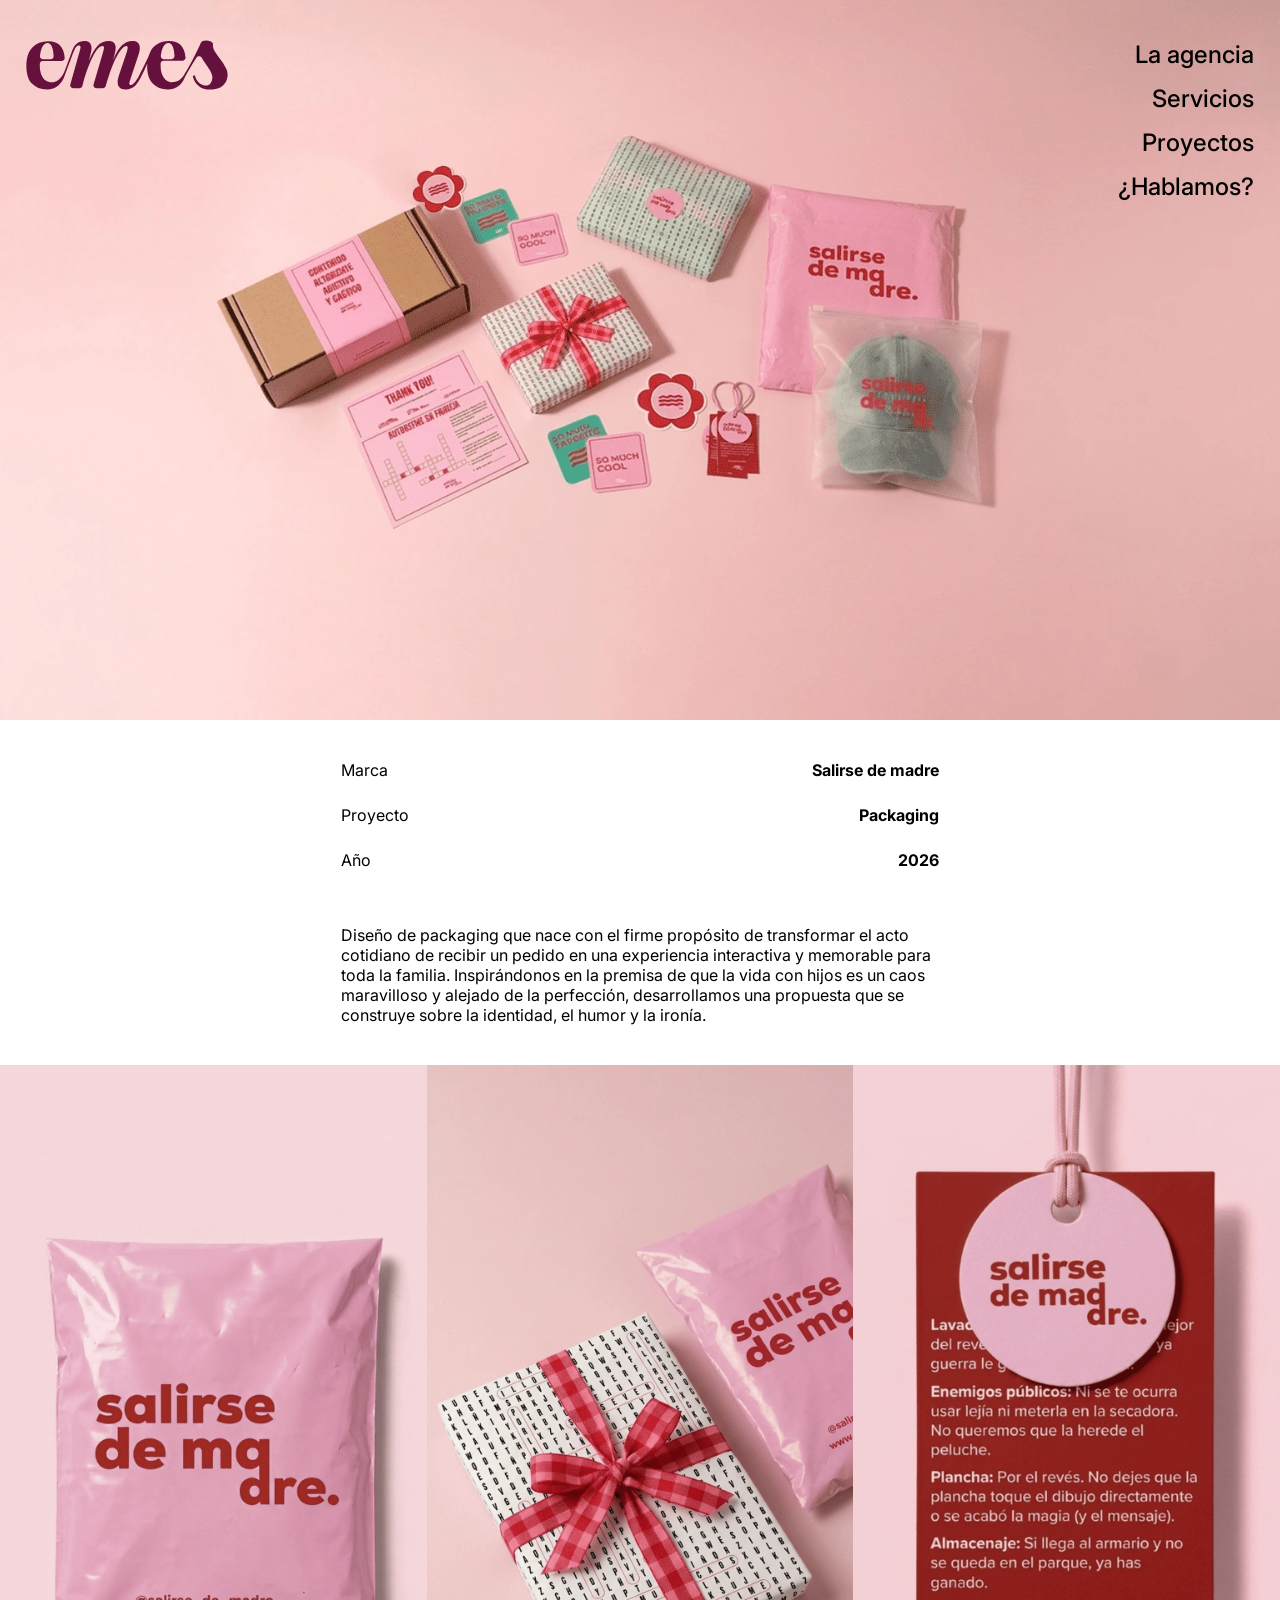
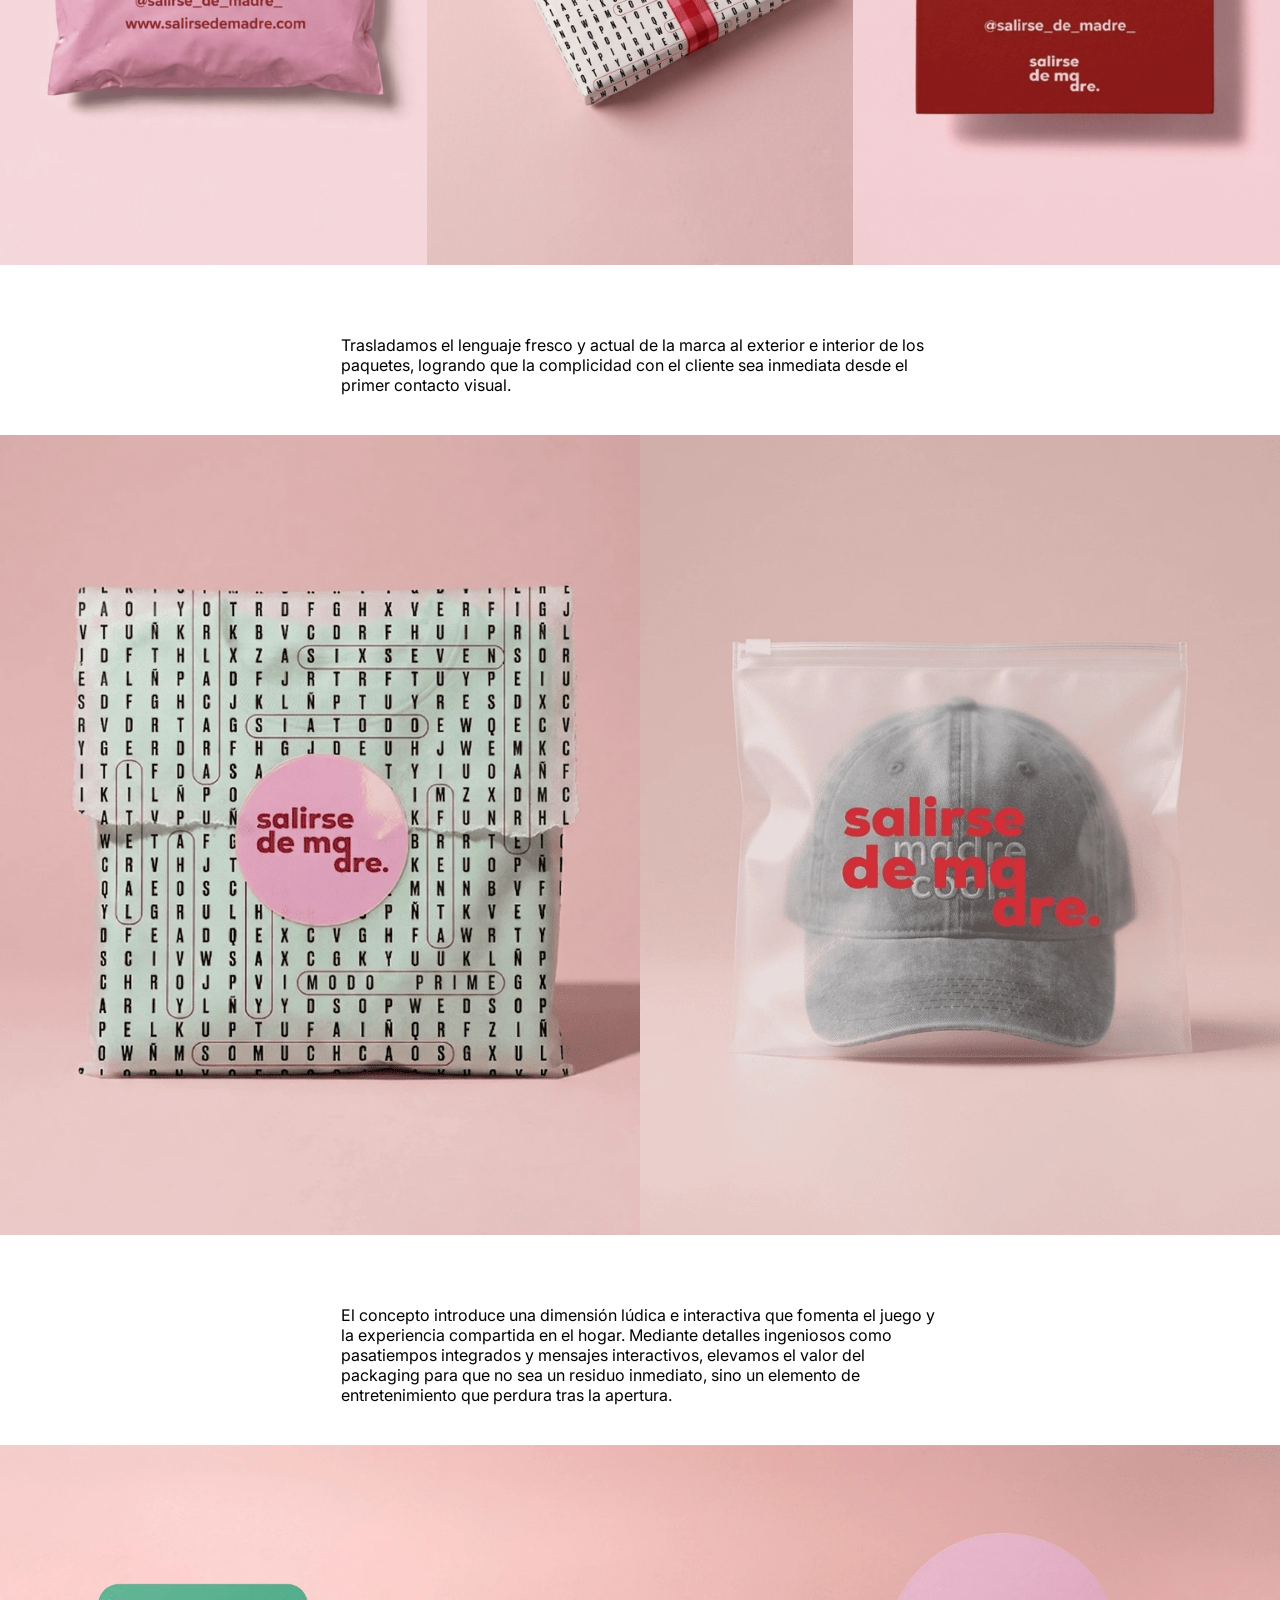
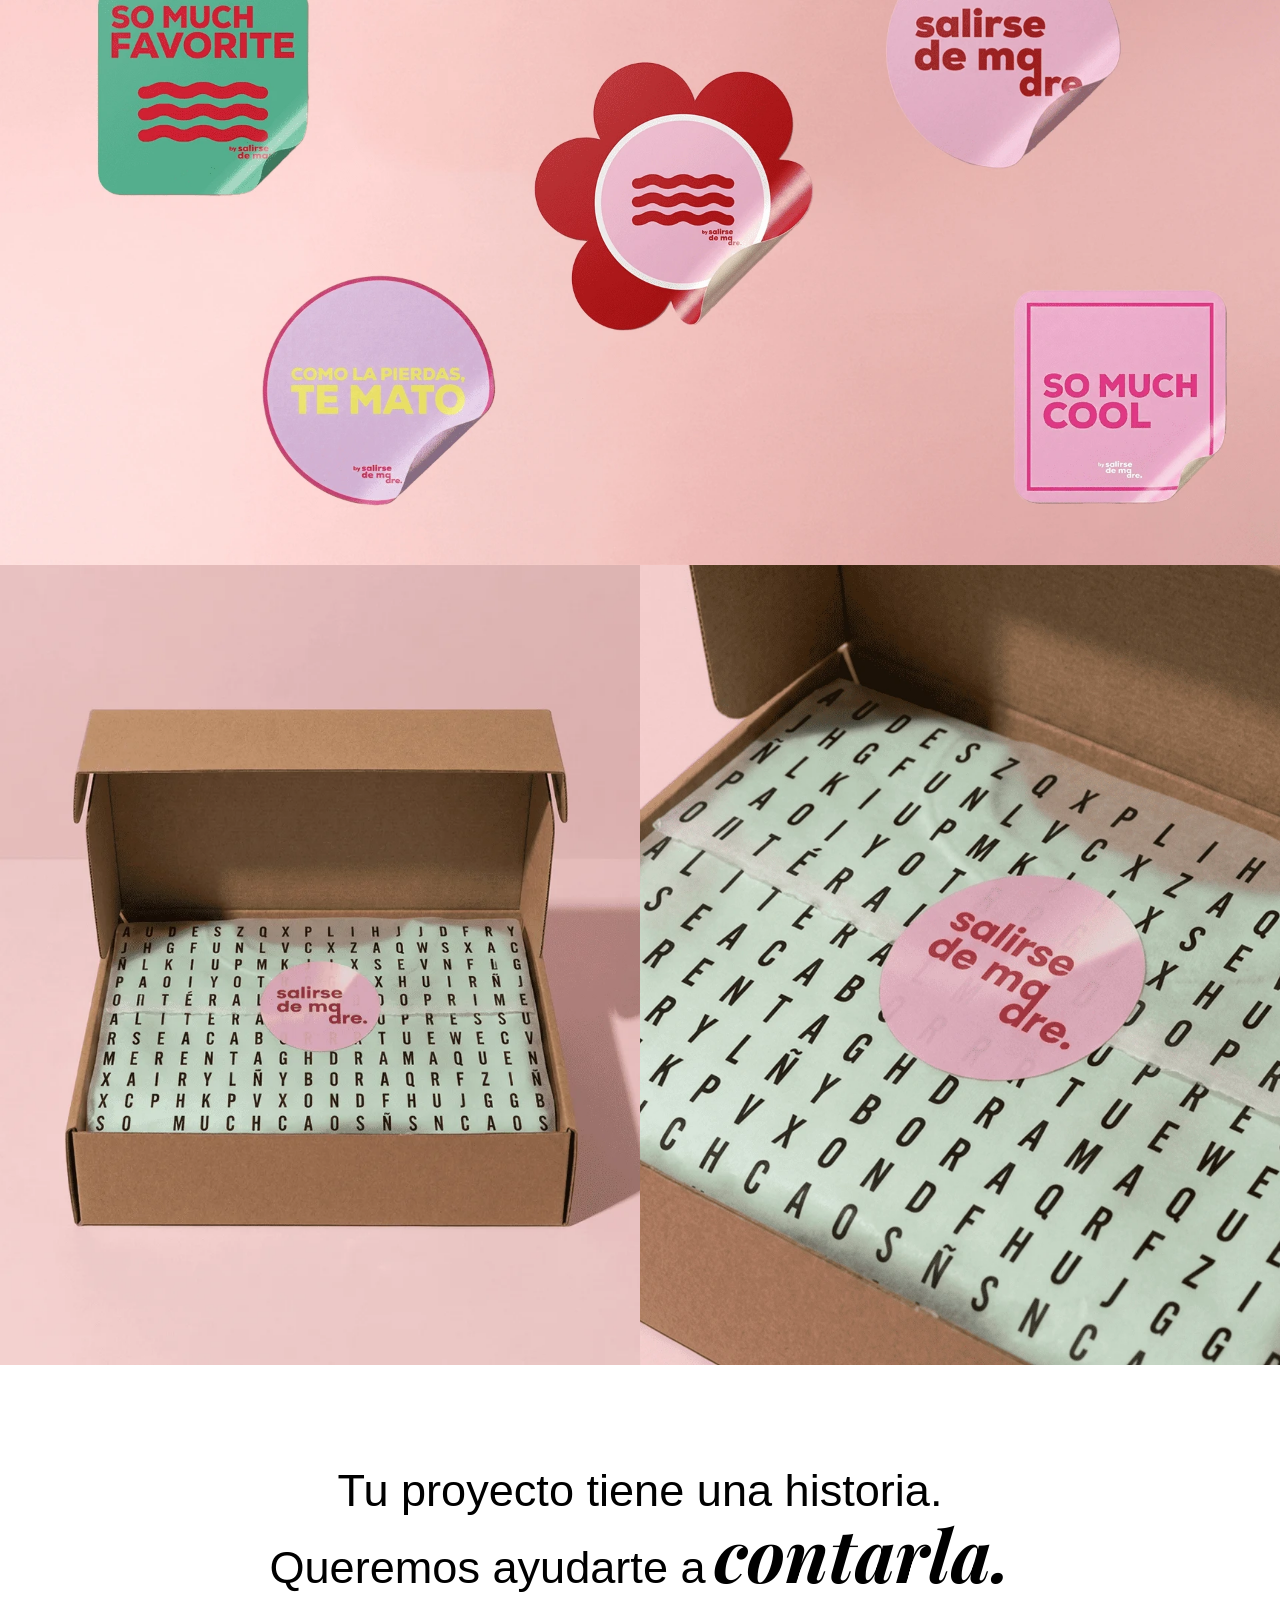
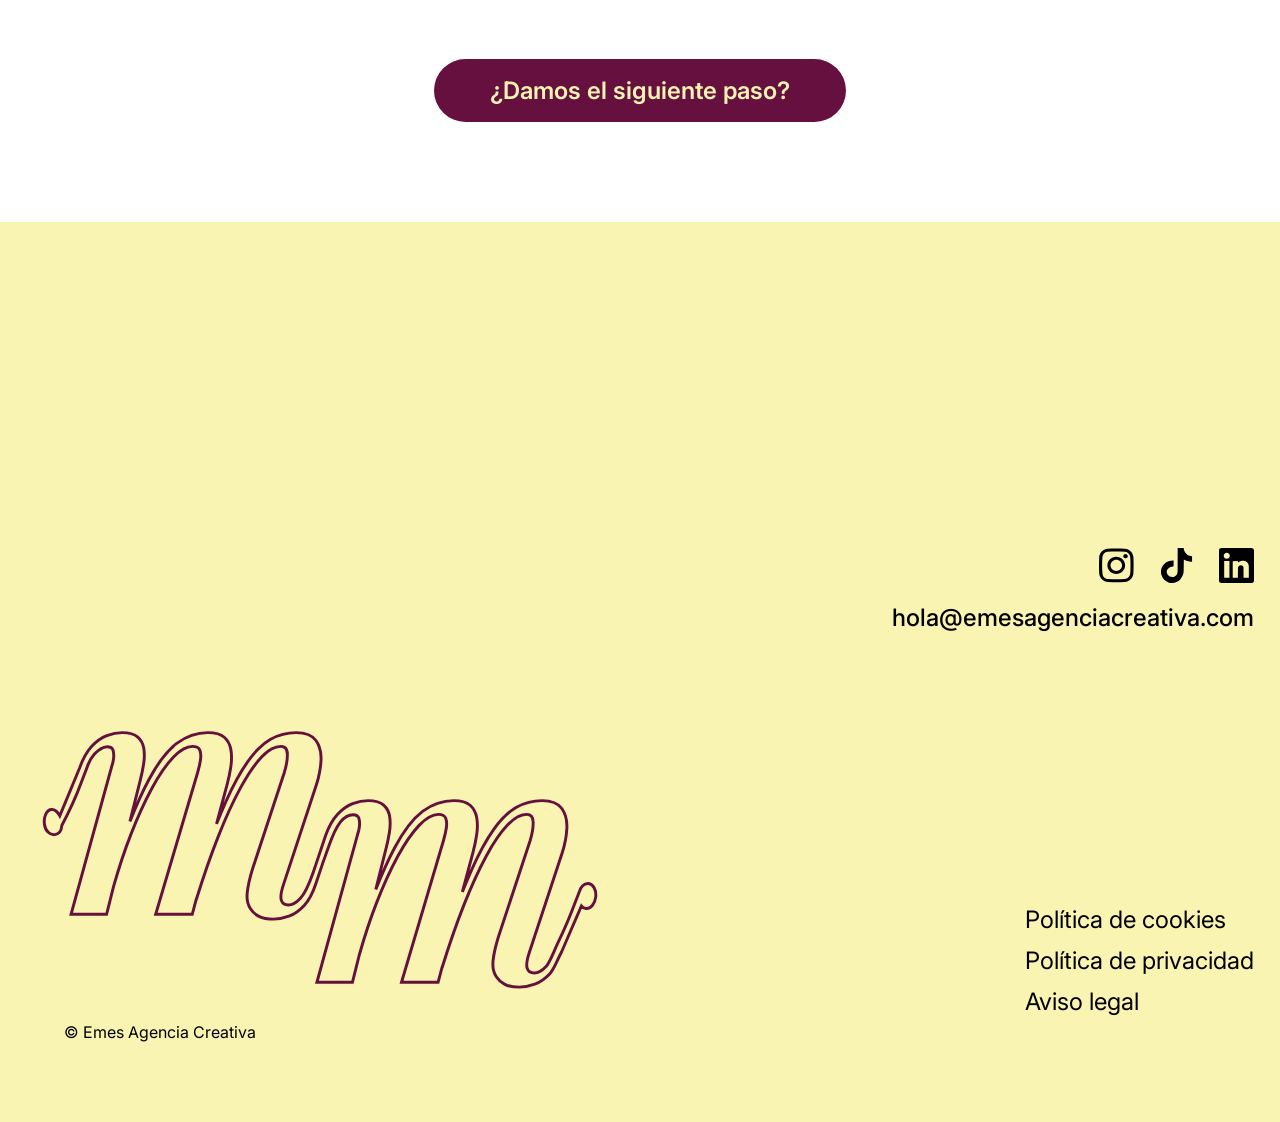
<file: archivo proyectos/salirse de madre/index.html>
<!DOCTYPE html>
<html lang="es">

<head>
    <meta charset="UTF-8">
    <meta name="viewport" content="width=device-width, initial-scale=1.0">
    <title>Emes Agencia Creativa - Proyectos - Salirse de madre</title>
    <!-- cambiar el codigo de las fuentes, con las dos seleccionadas ese codigo -->
    <!-- Playfair Display -->
    <link rel="preconnect" href="https://fonts.googleapis.com">
    <link rel="preconnect" href="https://fonts.gstatic.com" crossorigin>
    <link
        href="https://fonts.googleapis.com/css2?family=Inter:wght@100..900&family=Playfair+Display:ital,wght@0,400..900;1,400..900&display=swap"
        rel="stylesheet">
    <!-- Excon variable -->
    <link href="https://api.fontshare.com/v2/css?f[]=excon@1,2&display=swap" rel="stylesheet">
    <!-- Inter -->
    <link rel="stylesheet" href="../../pag proyectos/estilo-pagina-proyectos.css">
    <link rel="stylesheet" href="../../estilo.css">

</head>

<body>
    <header class="header">
        <nav class="nav-container" id="main-nav">
            <h1 class="header__logo">
                <a href="../../index.html" aria-label="Emes Agencia Creativa - inicio">
                    <?xml version="1.0" encoding="UTF-8"?>
                    <svg id="svg-emes" data-name="Capa 1" xmlns="http://www.w3.org/2000/svg" viewBox="0 0 265.86 65.79"
                        class="emes-logo-svg vertical-align">
                        <defs>
                            <style>
                                .logo-emes {
                                    fill: #66103e;
                                }
                            </style>
                        </defs>
                        <path class="logo-emes"
                            d="M264.21,39.66v-.12c-1.44-3.66-4.04-8.09-7.8-13.31l-2.72-3.62c-3.07-4.04-5.23-7.33-6.48-9.89-.31-.64-.76-1.99-1.08-3.75-.47-2.64.33-3.66-.31-4.66-2.44-3.87-8.82-4.66-13.31-2.93-1.08.42-2.81,2.23-3.65,5.11-9.07,19.13-16.88,33.25-21.14,39.73-.57.88-4.19,6.26-9.12,8.18-3.12,1.22-6.31,1.16-6.31,1.16-2.65,0-5.12-.78-7.42-2.34-2.3-1.55-4.17-4.05-5.61-7.47-1.44-3.42-2.16-7.71-2.16-12.86,0-.56,0-1.08,0-1.58.02-2.17,1.78-3.91,3.95-3.91h24.89c2.31,0,4.13-1.98,3.94-4.29-1.15-14.44-8.42-21.65-21.8-21.65-6,0-11.17,1.35-15.52,4.02-2.99,1.84-4.83,3.84-5.28,4.34-3.45,3.78-4.09,6.99-6.69,13.21-.13.31-.27.63-.27.63-.21.44-.41.82-.57,1.12-1.55,3.23-3.14,6.47-4.76,9.72-2.65,5.35-5.31,10.6-7.99,15.76-.03.06-.06.12-.1.18-.56.94-5.39,8.9-8.7,8.9-1.01,0-1.55-.5-1.55-.5-.44-.41-.67-1.06-.67-1.96,0-.78.24-1.91.71-3.38l11.45-34.47c1.08-3.11,1.63-5.96,1.63-8.53,0-2.81-.78-5.03-2.34-6.66-1.55-1.63-3.97-2.46-7.24-2.46-5.23,0-9.84,1.87-13.85,5.61-4.01,3.74-7.97,10.24-11.86,19.52l2.1-7.47c.94-3.5,1.4-6.35,1.4-8.53,0-6.08-3.08-9.12-9.22-9.12-5.61,0-10.43,2.03-14.42,6.08-4.01,4.05-7.93,10.83-11.75,20.33l2.57-10.05c.71-2.65,1.06-4.98,1.06-7.02,0-2.81-.74-5.06-2.22-6.78-1.48-1.71-3.89-2.57-7.24-2.57-1.99,0-3.85.31-5.61.94-1.94.69-3.27,1.58-3.68,1.87-2.9,2.01-4.43,4.65-5.17,6.24-.51.98-.98,2.05-1.4,3.21l-3.15,8.88c-.6,1.59-2.21,5.92-4.39,11.75-2.46,6.56-3.72,9.89-5.74,12.84-.5.73-4.1,5.93-8.05,7.45-1.78.68-5.02,1.15-6.15,1.15h-.09c-2.65,0-5.12-.78-7.42-2.34-2.3-1.55-4.17-4.05-5.61-7.47-1.44-3.42-2.16-7.71-2.16-12.86,0-.56,0-1.08,0-1.58.02-2.17,1.78-3.91,3.95-3.91h24.89c2.31,0,4.13-1.98,3.94-4.29C49.77,8.82,42.51,1.61,29.13,1.61c-8.65,0-15.59,2.78-20.8,8.35C3.1,15.52.5,23.57.5,34.09s2.43,18.06,7.3,23.31c4.87,5.25,11.43,7.89,19.69,7.89,6,0,11-1.78,15.01-5.32,3.62-3.2,6.22-7.02,7.84-11.45.68-1.86,3.89-10.52,9.63-26l2.22-5.96c.57-1.32.95-2.22,1.52-3.55l.33-.73c.24-.55.31-.74.44-1.03,0,0,.26-.58.97-1.48.2-.25.36-.42.4-.47,1.66-1.83,2.95-2.16,3.8-2.16,1.4,0,2.1.82,2.1,2.46,0,.93-.2,2.06-.59,3.38l-12.84,45.45c-.71,2.52,1.18,5.03,3.8,5.03h8.19c1.8,0,3.38-1.22,3.83-2.96l2.28-8.83v.12c3.89-13.01,8.05-23.56,12.44-31.67,4.4-8.1,8.35-12.15,11.86-12.15,1.24,0,1.87.74,1.87,2.22,0,1.16-.31,2.77-.94,4.8l-12.77,43.42c-.74,2.53,1.15,5.07,3.79,5.07h8.43c1.77,0,3.33-1.18,3.8-2.89l2.24-7.99v.35c4.52-14.65,9.02-25.81,13.5-33.48,4.48-7.67,8.31-11.51,11.51-11.51,1.08,0,1.63.78,1.63,2.34,0,1.1-.31,2.65-.94,4.68l-10.52,31.55c-1.16,3.5-1.75,6.55-1.75,9.12,0,2.18.43,3.93,1.28,5.25,1.71,2.81,4.83,4.21,9.34,4.21.61,0,1.61,0,2.87-.21,0,0,2.89-.46,5.67-2,4.04-2.22,6.87-5.51,11.89-15.03,2.3-4.36,5.11-10.1,7.93-17.05-.04.68-.1,1.79-.1,3.18,0,4.59.01,15.44,7.3,23.31,4.87,5.25,11.43,7.89,19.69,7.89,6,0,11-1.78,15.01-5.32.89-.78,3.24-2.86,5.37-6.32,1.18-1.89,1.8-3.44,1.96-3.79,1.23-2.88,5.4-10.26,15.61-26.62,1.61-2.58,5.4-2.52,6.91.12,1.35,2.37,3.38,5.57,6.11,9.59,2.31,3.37,4.02,5.97,5.13,7.83,1.11,1.84,1.89,3.83,2.36,5.93.47,2.12.37,4.32-.31,6.64-.51,1.76-1.48,4.49-4.39,5.92-2.72,1.32-5.58.71-6.57.44-3.65-.97-5.91-3.18-6.98-4.34-2.45-2.65-3.51-5.57-3.98-7.57-.19-.8-.99-1.29-1.79-1.14-.01,0-.02,0-.03,0-.85.17-1.41,1-1.21,1.84.26,1.11.65,2.35,1.21,3.66,1.2,2.84,2.77,4.9,3.97,6.26.77.8,2.55,2.52,4.76,3.89,1.23.76,2.38,1.28,2.69,1.42,1.11.48,1.78.71,2.65.91,2.85.72,8.58,1.14,14.12,0,1.89-.39,5.5-.93,9.45-3.99,2.86-2.21,4.82-5.13,5.88-8.78,1.31-4.47,1.23-8.52-.22-12.16ZM177.42,20.76c.6-5.04,1.62-8.93,3.05-11.65h-.01c1.83-3.46,4.14-5.2,6.95-5.2s4.77,2.01,6.14,6.02c1.04,3.07,1.64,6.77,1.79,11.1.08,2.26-1.69,4.15-3.95,4.15h-10.05c-2.36,0-4.21-2.07-3.93-4.42ZM18.39,20.89c.6-5.04,1.62-8.93,3.05-11.65h-.01c1.83-3.46,4.14-5.2,6.95-5.2s4.77,2.01,6.14,6.02c1.04,3.07,1.64,6.77,1.79,11.1.08,2.26-1.69,4.15-3.95,4.15h-10.05c-2.36,0-4.21-2.07-3.93-4.42Z" />
                    </svg>
                    <span class="visually-hidden">Emes Agencia Creativa</span>
                </a>
            </h1>

            <input type="checkbox" id="menu-toggle" class="menu-checkbox">

            <label for="menu-toggle" class="nav__burguer" aria-label="Abrir menú">
                <span></span>
                <span></span>
                <span></span>
            </label>

            <div class="header__menu">
                <ul class="header__menu_list">
                    <li><a href="../../la-agencia/index.html">La agencia</a></li>
                    <li><a href="../../servicios/index.html">Servicios</a></li>
                    <li><a href="../../proyectos/index.html">Proyectos</a></li>
                    <li><a href="../../contacto/index.html">¿Hablamos?</a></li>
                </ul>
            </div>

            <!-- OVERLAY MENÚ HAMBURGUESA -->
            <div class="menu__overlay">

                <div class="menu__overlay_header">
                    <?xml version="1.0" encoding="UTF-8"?>
                    <svg id="svg-emes-contorno" data-name="Capa 1" xmlns="http://www.w3.org/2000/svg"
                        viewBox="0 0 265.86 65.79" class="emes-logo-svg">
                        <defs>
                            <style>
                                .cls-1 {
                                    fill: none;
                                    stroke: #66103e;
                                    stroke-miterlimit: 10;
                                }
                            </style>
                        </defs>
                        <path class="cls-1"
                            d="M264.21,39.66v-.12c-1.44-3.66-4.04-8.09-7.8-13.31l-2.72-3.62c-3.07-4.04-5.23-7.33-6.48-9.89-.31-.64-.76-1.99-1.08-3.75-.47-2.64.33-3.66-.31-4.66-2.44-3.87-8.82-4.66-13.31-2.93-1.08.42-2.81,2.23-3.65,5.11-9.07,19.13-16.88,33.25-21.14,39.73-.57.88-4.19,6.26-9.12,8.18-3.12,1.22-6.31,1.16-6.31,1.16-2.65,0-5.12-.78-7.42-2.34-2.3-1.55-4.17-4.05-5.61-7.47-1.44-3.42-2.16-7.71-2.16-12.86,0-.56,0-1.08,0-1.58.02-2.17,1.78-3.91,3.95-3.91h24.89c2.31,0,4.13-1.98,3.94-4.29-1.15-14.44-8.42-21.65-21.8-21.65-6,0-11.17,1.35-15.52,4.02-2.99,1.84-4.83,3.84-5.28,4.34-3.45,3.78-4.09,6.99-6.69,13.21-.13.31-.27.63-.27.63-.21.44-.41.82-.57,1.12-1.55,3.23-3.14,6.47-4.76,9.72-2.65,5.35-5.31,10.6-7.99,15.76-.03.06-.06.12-.1.18-.56.94-5.39,8.9-8.7,8.9-1.01,0-1.55-.5-1.55-.5-.44-.41-.67-1.06-.67-1.96,0-.78.24-1.91.71-3.38l11.45-34.47c1.08-3.11,1.63-5.96,1.63-8.53,0-2.81-.78-5.03-2.34-6.66-1.55-1.63-3.97-2.46-7.24-2.46-5.23,0-9.84,1.87-13.85,5.61-4.01,3.74-7.97,10.24-11.86,19.52l2.1-7.47c.94-3.5,1.4-6.35,1.4-8.53,0-6.08-3.08-9.12-9.22-9.12-5.61,0-10.43,2.03-14.42,6.08-4.01,4.05-7.93,10.83-11.75,20.33l2.57-10.05c.71-2.65,1.06-4.98,1.06-7.02,0-2.81-.74-5.06-2.22-6.78-1.48-1.71-3.89-2.57-7.24-2.57-1.99,0-3.85.31-5.61.94-1.94.69-3.27,1.58-3.68,1.87-2.9,2.01-4.43,4.65-5.17,6.24-.51.98-.98,2.05-1.4,3.21l-3.15,8.88c-.6,1.59-2.21,5.92-4.39,11.75-2.46,6.56-3.72,9.89-5.74,12.84-.5.73-4.1,5.93-8.05,7.45-1.78.68-5.02,1.15-6.15,1.15h-.09c-2.65,0-5.12-.78-7.42-2.34-2.3-1.55-4.17-4.05-5.61-7.47-1.44-3.42-2.16-7.71-2.16-12.86,0-.56,0-1.08,0-1.58.02-2.17,1.78-3.91,3.95-3.91h24.89c2.31,0,4.13-1.98,3.94-4.29C49.77,8.82,42.51,1.61,29.13,1.61c-8.65,0-15.59,2.78-20.8,8.35C3.1,15.52.5,23.57.5,34.09s2.43,18.06,7.3,23.31c4.87,5.25,11.43,7.89,19.69,7.89,6,0,11-1.78,15.01-5.32,3.62-3.2,6.22-7.02,7.84-11.45.68-1.86,3.89-10.52,9.63-26l2.22-5.96c.57-1.32.95-2.22,1.52-3.55l.33-.73c.24-.55.31-.74.44-1.03,0,0,.26-.58.97-1.48.2-.25.36-.42.4-.47,1.66-1.83,2.95-2.16,3.8-2.16,1.4,0,2.1.82,2.1,2.46,0,.93-.2,2.06-.59,3.38l-12.84,45.45c-.71,2.52,1.18,5.03,3.8,5.03h8.19c1.8,0,3.38-1.22,3.83-2.96l2.28-8.83v.12c3.89-13.01,8.05-23.56,12.44-31.67,4.4-8.1,8.35-12.15,11.86-12.15,1.24,0,1.87.74,1.87,2.22,0,1.16-.31,2.77-.94,4.8l-12.77,43.42c-.74,2.53,1.15,5.07,3.79,5.07h8.43c1.77,0,3.33-1.18,3.8-2.89l2.24-7.99v.35c4.52-14.65,9.02-25.81,13.5-33.48,4.48-7.67,8.31-11.51,11.51-11.51,1.08,0,1.63.78,1.63,2.34,0,1.1-.31,2.65-.94,4.68l-10.52,31.55c-1.16,3.5-1.75,6.55-1.75,9.12,0,2.18.43,3.93,1.28,5.25,1.71,2.81,4.83,4.21,9.34,4.21.61,0,1.61,0,2.87-.21,0,0,2.89-.46,5.67-2,4.04-2.22,6.87-5.51,11.89-15.03,2.3-4.36,5.11-10.1,7.93-17.05-.04.68-.1,1.79-.1,3.18,0,4.59.01,15.44,7.3,23.31,4.87,5.25,11.43,7.89,19.69,7.89,6,0,11-1.78,15.01-5.32.89-.78,3.24-2.86,5.37-6.32,1.18-1.89,1.8-3.44,1.96-3.79,1.23-2.88,5.4-10.26,15.61-26.62,1.61-2.58,5.4-2.52,6.91.12,1.35,2.37,3.38,5.57,6.11,9.59,2.31,3.37,4.02,5.97,5.13,7.83,1.11,1.84,1.89,3.83,2.36,5.93.47,2.12.37,4.32-.31,6.64-.51,1.76-1.48,4.49-4.39,5.92-2.72,1.32-5.58.71-6.57.44-3.65-.97-5.91-3.18-6.98-4.34-2.45-2.65-3.51-5.57-3.98-7.57-.19-.8-.99-1.29-1.79-1.14-.01,0-.02,0-.03,0-.85.17-1.41,1-1.21,1.84.26,1.11.65,2.35,1.21,3.66,1.2,2.84,2.77,4.9,3.97,6.26.77.8,2.55,2.52,4.76,3.89,1.23.76,2.38,1.28,2.69,1.42,1.11.48,1.78.71,2.65.91,2.85.72,8.58,1.14,14.12,0,1.89-.39,5.5-.93,9.45-3.99,2.86-2.21,4.82-5.13,5.88-8.78,1.31-4.47,1.23-8.52-.22-12.16ZM177.42,20.76c.6-5.04,1.62-8.93,3.05-11.65h-.01c1.83-3.46,4.14-5.2,6.95-5.2s4.77,2.01,6.14,6.02c1.04,3.07,1.64,6.77,1.79,11.1.08,2.26-1.69,4.15-3.95,4.15h-10.05c-2.36,0-4.21-2.07-3.93-4.42ZM18.39,20.89c.6-5.04,1.62-8.93,3.05-11.65h-.01c1.83-3.46,4.14-5.2,6.95-5.2s4.77,2.01,6.14,6.02c1.04,3.07,1.64,6.77,1.79,11.1.08,2.26-1.69,4.15-3.95,4.15h-10.05c-2.36,0-4.21-2.07-3.93-4.42Z" />
                    </svg>
                </div>

                <nav class="menu__overlay_nav">
                    <ul class="menu__overlay_nav_list">
                        <li><a href="../../la-agencia/index.html">La agencia</a></li>
                        <li><a href="../../servicios/index.html">Servicios</a></li>
                        <li><a href="../../proyectos/index.html">Proyectos</a></li>
                        <li><a href="../../contacto/index.html">¿Hablamos?</a></li>
                    </ul>
                </nav>

                <div class="menu__overlay_footer">
                    <?xml version="1.0" encoding="UTF-8"?>
                    <svg id="svg-mm-contorno" data-name="Capa 1" xmlns="http://www.w3.org/2000/svg"
                        viewBox="0 0 200.99 90.3" class="logo-mm-contorno__footer">
                        <defs>
                            <style>
                                .cls-1 {
                                    fill: none;
                                    stroke: #66103e;
                                    stroke-miterlimit: 10;
                                }
                            </style>
                        </defs>
                        <path class="cls-1"
                            d="M192.12,53.21c-1.42-.15-2.76,1.22-3.22,3.16-1.03,2.36-2.73,7.93-6.84,16.38-2.03,4.17-3.01,7.31-4.39,8.79-1.39,1.48-2.73,2.23-4.04,2.23s-2.12-.55-2.43-1.64c-.31-1.09-.08-2.81.69-5.16l11.32-34.35c.92-2.89,1.44-5.67,1.56-8.32.12-2.66-.46-4.88-1.73-6.68-1.27-1.8-3.52-2.7-6.76-2.7s-6.07.76-8.72,2.29c-2.66,1.52-5.24,4.03-7.74,7.5-2.5,3.48-5.03,8.09-7.57,13.83-1.02,2.31-2.08,4.84-3.16,7.58l3.63-13.5c.54-2.03.96-4.08,1.27-6.15.31-2.07.31-3.99,0-5.74-.31-1.76-1.06-3.16-2.25-4.22-1.2-1.06-3.06-1.58-5.6-1.58-3.85,0-7.39,1.23-10.63,3.69-3.24,2.46-6.4,6.56-9.48,12.31-2.08,3.87-4.24,8.66-6.49,14.32l3.49-13.91c.46-1.8.85-3.63,1.15-5.51.31-1.88.35-3.65.12-5.33-.23-1.68-.92-3.03-2.08-4.05-1.15-1.01-2.93-1.52-5.31-1.52-1.69,0-3.45.35-5.26,1.05-1.81.7-3.52,1.92-5.14,3.63-1.62,1.72-3,4.18-4.16,7.38l-2.58,7.74h-.01l-1.62,4.81c-1.54,4.38-3.01,7.31-4.39,8.79-1.39,1.48-2.73,2.23-4.04,2.23s-2.12-.55-2.43-1.64c-.31-1.09-.08-2.81.69-5.16l11.32-34.35c.92-2.89,1.44-5.67,1.56-8.32.12-2.66-.46-4.88-1.73-6.68-1.27-1.8-3.52-2.7-6.76-2.7s-6.07.76-8.72,2.29c-2.66,1.52-5.24,4.03-7.74,7.5-2.5,3.48-5.03,8.09-7.57,13.83-1.02,2.31-2.08,4.84-3.16,7.58l3.63-13.5c.54-2.03.96-4.08,1.27-6.15.31-2.07.31-3.99,0-5.74-.31-1.76-1.06-3.16-2.25-4.22-1.2-1.06-3.06-1.58-5.6-1.58-3.85,0-7.39,1.23-10.63,3.69-3.24,2.46-6.4,6.56-9.48,12.31-2.08,3.87-4.24,8.66-6.49,14.32l3.49-13.91c.46-1.8.85-3.63,1.15-5.51.31-1.88.35-3.65.12-5.33-.23-1.68-.92-3.03-2.08-4.05-1.15-1.01-2.93-1.52-5.31-1.52-1.69,0-3.45.35-5.26,1.05-1.81.7-3.52,1.92-5.14,3.63-1.62,1.72-3,4.18-4.16,7.38l-6.76,16.34c-.69-1.26-1.85-2.3-2.96-2.14-1.63.23-2.61,2.62-2.28,5,.33,2.38,1.92,3.79,3.55,3.55,1.32-.19,2.25-1.3,2.38-3.11,4.91-9.22,6.19-13.57,7.1-15.9.84-2.15,1.16-2.99,1.9-4.96.3-.8.98-2.17,2.15-3.53,0,0,2.2-2.52,4.39-2.52,1.08,0,1.73.41,1.96,1.23.23.82.29,1.76.17,2.81-.12,1.06-.33,1.98-.64,2.76l-13.87,50.41h12.13l2.36-9.4c1.79-6.35,3.75-12.29,5.9-17.79,2.35-6.02,4.76-11.29,7.22-15.82,2.46-4.53,4.89-8.05,7.28-10.55,2.39-2.5,4.58-3.75,6.59-3.75,1.31,0,2.14.43,2.48,1.29.35.86.42,1.95.23,3.28-.19,1.33-.52,2.77-.98,4.34l-14.33,48.41h12.48l1.43-5.32-.04.28c2.46-7.97,4.97-15.16,7.51-21.57,2.54-6.41,5.06-11.92,7.57-16.53,2.5-4.61,4.91-8.13,7.22-10.55,2.31-2.42,4.51-3.63,6.59-3.63,1.46,0,2.2.92,2.2,2.75s-.35,3.89-1.04,6.15l-10.86,32.94c-.92,2.97-1.52,5.61-1.79,7.91-.27,2.31.1,4.2,1.1,5.69.69,1.1,1.66,1.95,2.89,2.58,1.23.62,2.89.94,4.97.94,1.69,0,3.45-.33,5.26-1s3.52-1.85,5.14-3.58c1.62-1.72,2.96-4.22,4.04-7.5l2.57-7.62h.02l1.73-4.92c1.39-3.99,2.73-6.82,4.04-8.5,1.31-1.68,2.77-2.52,4.39-2.52,1.08,0,1.73.41,1.96,1.23.23.82.29,1.76.17,2.81-.12,1.06-.33,1.98-.64,2.76l-13.87,50.41h12.13l2.36-9.4c1.79-6.35,3.75-12.29,5.9-17.79,2.35-6.02,4.76-11.29,7.22-15.82,2.46-4.53,4.89-8.05,7.28-10.55,2.39-2.5,4.58-3.75,6.59-3.75,1.31,0,2.14.43,2.48,1.29.35.86.42,1.95.23,3.28-.19,1.33-.52,2.77-.98,4.34l-14.33,48.41h12.48l1.43-5.32-.04.28c2.46-7.97,4.97-15.16,7.51-21.57,2.54-6.41,5.06-11.92,7.57-16.53,2.5-4.61,4.91-8.13,7.22-10.55,2.31-2.42,4.51-3.63,6.59-3.63,1.46,0,2.2.92,2.2,2.75s-.35,3.89-1.04,6.15l-10.86,32.94c-.92,2.97-1.52,5.61-1.79,7.91-.27,2.31.1,4.2,1.1,5.69.69,1.1,1.66,1.95,2.89,2.58,1.23.62,2.89.94,4.97.94,1.69,0,3.45-.33,5.26-1s3.52-1.85,5.14-3.58c1.62-1.72,2.35-4.35,4.04-7.5l6.74-15.61c.42.49.94.81,1.53.87,1.62.17,3.12-1.61,3.36-3.98.24-2.36-.88-4.41-2.5-4.58Z" />
                    </svg>

                    <div class="footer__items">
                        <div class="footer__social-icons">
                            <a href="#" aria-label="Instagram">
                                <svg width="44" height="43" viewBox="0 0 44 43" fill="none"
                                    xmlns="http://www.w3.org/2000/svg">
                                    <path
                                        d="M31.9839 42.2702C24.9396 42.6569 18.2015 42.6569 11.4635 42.2702C5.20669 41.8835 0.612551 37.4577 0.262522 31.3562C-0.0875074 24.6961 -0.0875074 18.1649 0.262522 11.4618C0.525044 5.66109 4.8129 0.891594 10.6759 0.418942C18.0703 -0.139647 25.1584 -0.139647 32.5527 0.418942C38.6345 0.848626 43.0536 5.70406 43.3162 11.6767C43.5787 18.3368 43.5787 24.6961 43.2286 31.3562C42.9224 37.3288 38.4157 42.0124 32.0277 42.3131L31.9839 42.2702ZM32.1152 38.403C36.4906 38.1452 39.1158 34.7507 39.3345 30.8406C39.6846 24.3953 39.6846 18.1219 39.3345 11.6337C39.1158 7.80951 36.5343 4.58688 32.509 4.24313C25.1584 3.64157 17.9828 3.5986 10.6759 4.2861C7.26311 4.62985 4.68165 7.29389 4.37537 10.6884C3.71906 17.7352 3.76282 24.6961 4.37537 31.7429C4.68165 35.4382 7.6569 38.1452 11.4197 38.403C18.289 38.8327 25.0709 38.8757 32.1589 38.403H32.1152Z"
                                        fill="black" />
                                    <path
                                        d="M35.9217 9.91453C35.9217 8.49657 34.7404 7.37939 33.3403 7.37939C31.9401 7.37939 30.7588 8.49657 30.7588 9.91453C30.7588 11.3325 31.9401 12.4497 33.3403 12.4497C34.7404 12.4497 35.9217 11.3325 35.9217 9.91453Z"
                                        fill="black" />
                                    <path
                                        d="M32.8593 21.3017C32.8593 27.3172 27.8714 32.2156 21.7021 32.2156C15.5328 32.2156 10.5449 27.3172 10.5449 21.3017C10.5449 15.2861 15.5328 10.3877 21.7021 10.3877C27.8714 10.3877 32.8593 15.2861 32.8593 21.3017ZM28.9652 21.2587C28.9652 17.3486 25.7275 14.1689 21.7459 14.1689C17.7643 14.1689 14.5265 17.3486 14.5265 21.2587C14.5265 25.1688 17.7643 28.3485 21.7459 28.3485C25.7275 28.3485 28.9652 25.1688 28.9652 21.2587Z"
                                        fill="black" />
                                    <path
                                        d="M33.3403 12.4497C34.766 12.4497 35.9217 11.3146 35.9217 9.91453C35.9217 8.51441 34.766 7.37939 33.3403 7.37939C31.9146 7.37939 30.7588 8.51441 30.7588 9.91453C30.7588 11.3146 31.9146 12.4497 33.3403 12.4497Z"
                                        fill="black" />
                                </svg>
                            </a>

                            <a href="#" aria-label="TikTok">
                                <svg width="40" height="45" viewBox="0 0 40 45" fill="none"
                                    xmlns="http://www.w3.org/2000/svg">
                                    <path
                                        d="M9.56337 44.2223C5.0396 42.7078 2.05306 38.9866 0.867215 35.4817C-0.757829 30.7219 -0.0990411 25.8757 2.84361 22.1111C6.04977 18.0005 10.9688 16.2264 16.2832 16.1831V23.5823C13.7797 24.2747 11.2763 24.7074 9.47555 26.2218C6.22546 28.9911 7.05993 33.7941 10.3539 36.0442C12.5499 37.5154 15.1852 37.9481 17.6447 36.7365C19.4893 35.8278 21.4218 33.1451 21.4218 30.4623L21.5096 0H29.1518C29.8984 5.92804 33.7633 10.3416 40 10.4714V17.7408C36.135 18.0437 33.0167 16.7456 29.4153 14.885L29.2396 29.7267C29.2396 33.5778 27.5267 37.2558 25.0233 40.0683C21.2022 44.3521 15.273 46.1262 9.56337 44.2656V44.2223Z"
                                        fill="black" />
                                </svg>
                            </a>

                            <a href="#" aria-label="LinkedIn">
                                <svg width="43" height="43" viewBox="0 0 43 43" fill="none"
                                    xmlns="http://www.w3.org/2000/svg">
                                    <path
                                        d="M40.223 42.9566H2.73362C1.30174 42.9566 0 41.5247 0 40.1362V3.25429C0 1.34511 1.04141 0.347124 2.95059 0H39.8759C41.3945 0 43 1.30172 43 2.82038V40.1362C43 41.3946 41.8719 43 40.2664 43L40.223 42.9566ZM13.2775 9.5893C13.2775 7.54995 11.5853 5.85772 9.54596 5.85772C7.50661 5.85772 5.81438 7.50656 5.81438 9.5893C5.81438 11.672 7.50661 13.3209 9.54596 13.3209C11.5853 13.3209 13.2775 11.672 13.2775 9.5893ZM23.3007 24.776C23.3007 22.6932 25.0363 21.4349 26.5984 21.3047C28.0737 21.218 30.113 22.2593 30.113 24.0817L30.1998 36.6216H36.665L36.6216 22.6499C36.6216 18.7447 33.888 15.9243 30.0696 15.5772C27.553 15.3602 25.3401 16.1847 23.6044 17.8769L22.9536 16.0545L16.8355 16.1413V36.665H23.1706L23.3007 24.776ZM12.8002 16.0545H6.37841V36.665H12.8002V16.0545Z"
                                        fill="black" />
                                </svg>
                            </a>
                        </div>

                        <p class="footer__copyright">© Emes Agencia Creativa</p>
                    </div>
                </div>

            </div>

        </nav>
    </header>

    <div class="hero_container">
        <picture>
            <img src="assets/img-hero-salirse_de_madre-mobile.webp" alt="Imagen hero salirse de madre mobile"
                class="mobile">
            <img src="assets/img-hero-salirse_de_madre-desktop.webp" alt="Imagen hero salirse de madre desktop"
                class="desktop">
        </picture>
    </div>

    

    <div class="project_content">

        <div class="info_card">
            <div class="info_card__item">
                <p>Marca</p>
                <p>Salirse de madre</p>
            </div>

            <div class="info_card__item">
                <p>Proyecto</p>
                <p>Packaging</p>
            </div>

            <div class="info_card__item">
                <p>Año</p>
                <p>2026</p>
            </div>

            <p>Diseño de packaging que nace con el firme propósito de transformar el acto cotidiano de recibir un pedido en una
            experiencia interactiva y memorable para toda la familia. Inspirándonos en la premisa de que la vida con hijos es un
            caos maravilloso y alejado de la perfección, desarrollamos una propuesta que se
            construye sobre la identidad, el humor y la ironía.
            </p>
        </div>

        <div class="project_conte">
            
        </div>
        
            <div class="contenedor_img_3">
                <div class="contenedor_img_3_card">
                    <img src="assets/img-salirse_de_madre-2.webp" alt="" class="img_vertical">
                </div>
            
                <div class="contenedor_img_3_card">
                    <img src="assets/img-salirse_de_madre-3.webp" alt="" class="img_vertical">
                </div>
            
                <div class="contenedor_img_3_card">
                    <img src="assets/img-salirse_de_madre-4.webp" alt="" class="img_vertical">
                </div>
            </div>

           
            <div class="project_contet info_card">
                <p>Trasladamos el lenguaje fresco y actual de la marca al exterior e interior de los paquetes, logrando que la complicidad con el cliente sea inmediata desde el primer contacto visual.
                </p>
            </div>
       

        <div class="contenedor_img_2">
            <div class="contenedor_img_3_card">
                <img src="assets/img-salirse_de_madre-5.webp" alt="" class="img_vertical">
            </div>

            <div class="contenedor_img_3_card">
                <img src="assets/img-salirse_de_madre-6.webp" alt="" class="img_vertical">
            </div>
        </div>
        
        <div class="info_card">
            <p>
            El concepto introduce una dimensión lúdica e interactiva que fomenta el juego y la experiencia compartida en el hogar. Mediante detalles ingeniosos como pasatiempos integrados y mensajes interactivos, elevamos el valor del packaging para que no sea un residuo inmediato, sino un elemento de entretenimiento que perdura tras la apertura.
            </p>
        </div>
        

        <div class="contenedor_img">
            <div class="contenedor_img_apaisado">
                <img src="assets/img-salirse_de_madre-7.webp" alt="" class="img_apaisada">
            </div>
        </div>

        <div class="contenedor_img_2">
            <div class="contenedor_img_3_card">
                <img src="assets/img-salirse_de_madre-8.webp" alt="" class="img_vertical">
            </div>
        
            <div class="contenedor_img_3_card">
                <img src="assets/img-salirse_de_madre-9.webp" alt="" class="img_vertical">
            </div>
        </div>



        <div class="cta_contacto">
            <div class="servicios__cta">
                <!-- línea 1 -->
                <h2 class="proyectos__frase">
                    <span class="titulo1-excon">Tu proyecto tiene una historia.</span>
                </h2>
                <!-- línea 2 -->
                <h2 class="proyectos__frase titulo1-excon">
                    <span>Queremos ayudarte a</span>
                    <span class="titulo2-playfair">contarla.</span>
                </h2>
            </div>
            <div class="padding-btn">
                <a href="../../contacto/index.html" class="btn">¿Damos el siguiente paso?</a>
            </div>
        </div>

        <!-- FOOTER MÓVIL -->
        <footer class="footer-mobile">
            <div class="footer-mobile__top">
                <a href="mailto:hola@emesagenciacreativa.com"
                    class="footer-mobile__email">hola@emesagenciacreativa.com</a>

                <!-- nav semántico para los links legales, usamos nav porque es un grupo de enlaces de navegación pero se diferencia del nav principal del header con aria label-->
                <nav class="footer-mobile__legal" aria-label="Enlaces legales">
                    <a href="../../uso de datos/cookies/index.html">Política de cookies</a>
                    <a href="../../uso de datos/politica privacidad/index.html">Política de privacidad</a>
                    <a href="../../uso de datos/aviso legal/index.html">Aviso legal</a>
                </nav>
            </div>
            <div class="footer-mobile__bottom">
                <!-- SVG de logo-mm-contorno -->
                <?xml version="1.0" encoding="UTF-8"?>
                <svg id="svg-mm-contorno" data-name="Capa 1" xmlns="http://www.w3.org/2000/svg"
                    viewBox="0 0 200.99 90.3" class="logo-mm-contorno__footer">
                    <defs>
                        <style>
                            .cls-1 {
                                fill: none;
                                stroke: #66103e;
                                stroke-miterlimit: 10;
                            }
                        </style>
                    </defs>
                    <path class="cls-1"
                        d="M192.12,53.21c-1.42-.15-2.76,1.22-3.22,3.16-1.03,2.36-2.73,7.93-6.84,16.38-2.03,4.17-3.01,7.31-4.39,8.79-1.39,1.48-2.73,2.23-4.04,2.23s-2.12-.55-2.43-1.64c-.31-1.09-.08-2.81.69-5.16l11.32-34.35c.92-2.89,1.44-5.67,1.56-8.32.12-2.66-.46-4.88-1.73-6.68-1.27-1.8-3.52-2.7-6.76-2.7s-6.07.76-8.72,2.29c-2.66,1.52-5.24,4.03-7.74,7.5-2.5,3.48-5.03,8.09-7.57,13.83-1.02,2.31-2.08,4.84-3.16,7.58l3.63-13.5c.54-2.03.96-4.08,1.27-6.15.31-2.07.31-3.99,0-5.74-.31-1.76-1.06-3.16-2.25-4.22-1.2-1.06-3.06-1.58-5.6-1.58-3.85,0-7.39,1.23-10.63,3.69-3.24,2.46-6.4,6.56-9.48,12.31-2.08,3.87-4.24,8.66-6.49,14.32l3.49-13.91c.46-1.8.85-3.63,1.15-5.51.31-1.88.35-3.65.12-5.33-.23-1.68-.92-3.03-2.08-4.05-1.15-1.01-2.93-1.52-5.31-1.52-1.69,0-3.45.35-5.26,1.05-1.81.7-3.52,1.92-5.14,3.63-1.62,1.72-3,4.18-4.16,7.38l-2.58,7.74h-.01l-1.62,4.81c-1.54,4.38-3.01,7.31-4.39,8.79-1.39,1.48-2.73,2.23-4.04,2.23s-2.12-.55-2.43-1.64c-.31-1.09-.08-2.81.69-5.16l11.32-34.35c.92-2.89,1.44-5.67,1.56-8.32.12-2.66-.46-4.88-1.73-6.68-1.27-1.8-3.52-2.7-6.76-2.7s-6.07.76-8.72,2.29c-2.66,1.52-5.24,4.03-7.74,7.5-2.5,3.48-5.03,8.09-7.57,13.83-1.02,2.31-2.08,4.84-3.16,7.58l3.63-13.5c.54-2.03.96-4.08,1.27-6.15.31-2.07.31-3.99,0-5.74-.31-1.76-1.06-3.16-2.25-4.22-1.2-1.06-3.06-1.58-5.6-1.58-3.85,0-7.39,1.23-10.63,3.69-3.24,2.46-6.4,6.56-9.48,12.31-2.08,3.87-4.24,8.66-6.49,14.32l3.49-13.91c.46-1.8.85-3.63,1.15-5.51.31-1.88.35-3.65.12-5.33-.23-1.68-.92-3.03-2.08-4.05-1.15-1.01-2.93-1.52-5.31-1.52-1.69,0-3.45.35-5.26,1.05-1.81.7-3.52,1.92-5.14,3.63-1.62,1.72-3,4.18-4.16,7.38l-6.76,16.34c-.69-1.26-1.85-2.3-2.96-2.14-1.63.23-2.61,2.62-2.28,5,.33,2.38,1.92,3.79,3.55,3.55,1.32-.19,2.25-1.3,2.38-3.11,4.91-9.22,6.19-13.57,7.1-15.9.84-2.15,1.16-2.99,1.9-4.96.3-.8.98-2.17,2.15-3.53,0,0,2.2-2.52,4.39-2.52,1.08,0,1.73.41,1.96,1.23.23.82.29,1.76.17,2.81-.12,1.06-.33,1.98-.64,2.76l-13.87,50.41h12.13l2.36-9.4c1.79-6.35,3.75-12.29,5.9-17.79,2.35-6.02,4.76-11.29,7.22-15.82,2.46-4.53,4.89-8.05,7.28-10.55,2.39-2.5,4.58-3.75,6.59-3.75,1.31,0,2.14.43,2.48,1.29.35.86.42,1.95.23,3.28-.19,1.33-.52,2.77-.98,4.34l-14.33,48.41h12.48l1.43-5.32-.04.28c2.46-7.97,4.97-15.16,7.51-21.57,2.54-6.41,5.06-11.92,7.57-16.53,2.5-4.61,4.91-8.13,7.22-10.55,2.31-2.42,4.51-3.63,6.59-3.63,1.46,0,2.2.92,2.2,2.75s-.35,3.89-1.04,6.15l-10.86,32.94c-.92,2.97-1.52,5.61-1.79,7.91-.27,2.31.1,4.2,1.1,5.69.69,1.1,1.66,1.95,2.89,2.58,1.23.62,2.89.94,4.97.94,1.69,0,3.45-.33,5.26-1s3.52-1.85,5.14-3.58c1.62-1.72,2.96-4.22,4.04-7.5l2.57-7.62h.02l1.73-4.92c1.39-3.99,2.73-6.82,4.04-8.5,1.31-1.68,2.77-2.52,4.39-2.52,1.08,0,1.73.41,1.96,1.23.23.82.29,1.76.17,2.81-.12,1.06-.33,1.98-.64,2.76l-13.87,50.41h12.13l2.36-9.4c1.79-6.35,3.75-12.29,5.9-17.79,2.35-6.02,4.76-11.29,7.22-15.82,2.46-4.53,4.89-8.05,7.28-10.55,2.39-2.5,4.58-3.75,6.59-3.75,1.31,0,2.14.43,2.48,1.29.35.86.42,1.95.23,3.28-.19,1.33-.52,2.77-.98,4.34l-14.33,48.41h12.48l1.43-5.32-.04.28c2.46-7.97,4.97-15.16,7.51-21.57,2.54-6.41,5.06-11.92,7.57-16.53,2.5-4.61,4.91-8.13,7.22-10.55,2.31-2.42,4.51-3.63,6.59-3.63,1.46,0,2.2.92,2.2,2.75s-.35,3.89-1.04,6.15l-10.86,32.94c-.92,2.97-1.52,5.61-1.79,7.91-.27,2.31.1,4.2,1.1,5.69.69,1.1,1.66,1.95,2.89,2.58,1.23.62,2.89.94,4.97.94,1.69,0,3.45-.33,5.26-1s3.52-1.85,5.14-3.58c1.62-1.72,2.35-4.35,4.04-7.5l6.74-15.61c.42.49.94.81,1.53.87,1.62.17,3.12-1.61,3.36-3.98.24-2.36-.88-4.41-2.5-4.58Z" />
                </svg>

                <div class="footer__social-icons">
                    <a href="#" aria-label="Instagram">
                        <!-- SVG de instagram -->
                        <svg width="44" height="43" viewBox="0 0 44 43" fill="none" xmlns="http://www.w3.org/2000/svg">
                            <path
                                d="M31.9839 42.2702C24.9396 42.6569 18.2015 42.6569 11.4635 42.2702C5.20669 41.8835 0.612551 37.4577 0.262522 31.3562C-0.0875074 24.6961 -0.0875074 18.1649 0.262522 11.4618C0.525044 5.66109 4.8129 0.891594 10.6759 0.418942C18.0703 -0.139647 25.1584 -0.139647 32.5527 0.418942C38.6345 0.848626 43.0536 5.70406 43.3162 11.6767C43.5787 18.3368 43.5787 24.6961 43.2286 31.3562C42.9224 37.3288 38.4157 42.0124 32.0277 42.3131L31.9839 42.2702ZM32.1152 38.403C36.4906 38.1452 39.1158 34.7507 39.3345 30.8406C39.6846 24.3953 39.6846 18.1219 39.3345 11.6337C39.1158 7.80951 36.5343 4.58688 32.509 4.24313C25.1584 3.64157 17.9828 3.5986 10.6759 4.2861C7.26311 4.62985 4.68165 7.29389 4.37537 10.6884C3.71906 17.7352 3.76282 24.6961 4.37537 31.7429C4.68165 35.4382 7.6569 38.1452 11.4197 38.403C18.289 38.8327 25.0709 38.8757 32.1589 38.403H32.1152Z"
                                fill="black" />
                            <path
                                d="M35.9217 9.91453C35.9217 8.49657 34.7404 7.37939 33.3403 7.37939C31.9401 7.37939 30.7588 8.49657 30.7588 9.91453C30.7588 11.3325 31.9401 12.4497 33.3403 12.4497C34.7404 12.4497 35.9217 11.3325 35.9217 9.91453Z"
                                fill="black" />
                            <path
                                d="M32.8593 21.3017C32.8593 27.3172 27.8714 32.2156 21.7021 32.2156C15.5328 32.2156 10.5449 27.3172 10.5449 21.3017C10.5449 15.2861 15.5328 10.3877 21.7021 10.3877C27.8714 10.3877 32.8593 15.2861 32.8593 21.3017ZM28.9652 21.2587C28.9652 17.3486 25.7275 14.1689 21.7459 14.1689C17.7643 14.1689 14.5265 17.3486 14.5265 21.2587C14.5265 25.1688 17.7643 28.3485 21.7459 28.3485C25.7275 28.3485 28.9652 25.1688 28.9652 21.2587Z"
                                fill="black" />
                            <path
                                d="M33.3403 12.4497C34.766 12.4497 35.9217 11.3146 35.9217 9.91453C35.9217 8.51441 34.766 7.37939 33.3403 7.37939C31.9146 7.37939 30.7588 8.51441 30.7588 9.91453C30.7588 11.3146 31.9146 12.4497 33.3403 12.4497Z"
                                fill="black" />
                        </svg>
                    </a>

                    <a href="#" aria-label="TikTok">
                        <!-- SVG TikTok -->
                        <svg width="40" height="45" viewBox="0 0 40 45" fill="none" xmlns="http://www.w3.org/2000/svg">
                            <path
                                d="M9.56337 44.2223C5.0396 42.7078 2.05306 38.9866 0.867215 35.4817C-0.757829 30.7219 -0.0990411 25.8757 2.84361 22.1111C6.04977 18.0005 10.9688 16.2264 16.2832 16.1831V23.5823C13.7797 24.2747 11.2763 24.7074 9.47555 26.2218C6.22546 28.9911 7.05993 33.7941 10.3539 36.0442C12.5499 37.5154 15.1852 37.9481 17.6447 36.7365C19.4893 35.8278 21.4218 33.1451 21.4218 30.4623L21.5096 0H29.1518C29.8984 5.92804 33.7633 10.3416 40 10.4714V17.7408C36.135 18.0437 33.0167 16.7456 29.4153 14.885L29.2396 29.7267C29.2396 33.5778 27.5267 37.2558 25.0233 40.0683C21.2022 44.3521 15.273 46.1262 9.56337 44.2656V44.2223Z"
                                fill="black" />
                        </svg>
                    </a>

                    <a href="#" aria-label="LinkedIn">
                        <!-- SVG Linkedin -->
                        <svg width="43" height="43" viewBox="0 0 43 43" fill="none" xmlns="http://www.w3.org/2000/svg">
                            <path
                                d="M40.223 42.9566H2.73362C1.30174 42.9566 0 41.5247 0 40.1362V3.25429C0 1.34511 1.04141 0.347124 2.95059 0H39.8759C41.3945 0 43 1.30172 43 2.82038V40.1362C43 41.3946 41.8719 43 40.2664 43L40.223 42.9566ZM13.2775 9.5893C13.2775 7.54995 11.5853 5.85772 9.54596 5.85772C7.50661 5.85772 5.81438 7.50656 5.81438 9.5893C5.81438 11.672 7.50661 13.3209 9.54596 13.3209C11.5853 13.3209 13.2775 11.672 13.2775 9.5893ZM23.3007 24.776C23.3007 22.6932 25.0363 21.4349 26.5984 21.3047C28.0737 21.218 30.113 22.2593 30.113 24.0817L30.1998 36.6216H36.665L36.6216 22.6499C36.6216 18.7447 33.888 15.9243 30.0696 15.5772C27.553 15.3602 25.3401 16.1847 23.6044 17.8769L22.9536 16.0545L16.8355 16.1413V36.665H23.1706L23.3007 24.776ZM12.8002 16.0545H6.37841V36.665H12.8002V16.0545Z"
                                fill="black" />
                        </svg>
                    </a>
                </div>
                <p class="footer__copyright">© Emes Agencia Creativa</p>
            </div>
        </footer>


        <!-- FOOTER DESKTOP -->
        <footer class="footer-desktop">
            <!-- hacemos dos columnas para facilitar el diseño -->
            <div class="footer-desktop__left">
                <div class="footer-desktop__brand-group">
                    <!-- aria-hidden="true" porque es decorativo — el copyright ya identifica la marca, no hace falta que el lector de pantalla lo lea dos veces  -->

                    <!-- SVG de logo-mm-contorno -->
                    <?xml version="1.0" encoding="UTF-8"?>
                    <svg id="Capa_1" data-name="Capa 1" xmlns="http://www.w3.org/2000/svg" viewBox="0 0 200.99 90.3"
                        class="footer-desktop__logo">
                        <defs>
                            <style>
                                .cls-1 {
                                    fill: none;
                                    stroke: #66103e;
                                    stroke-miterlimit: 10;
                                }
                            </style>
                        </defs>
                        <path class="cls-1"
                            d="M192.12,53.21c-1.42-.15-2.76,1.22-3.22,3.16-1.03,2.36-2.73,7.93-6.84,16.38-2.03,4.17-3.01,7.31-4.39,8.79-1.39,1.48-2.73,2.23-4.04,2.23s-2.12-.55-2.43-1.64c-.31-1.09-.08-2.81.69-5.16l11.32-34.35c.92-2.89,1.44-5.67,1.56-8.32.12-2.66-.46-4.88-1.73-6.68-1.27-1.8-3.52-2.7-6.76-2.7s-6.07.76-8.72,2.29c-2.66,1.52-5.24,4.03-7.74,7.5-2.5,3.48-5.03,8.09-7.57,13.83-1.02,2.31-2.08,4.84-3.16,7.58l3.63-13.5c.54-2.03.96-4.08,1.27-6.15.31-2.07.31-3.99,0-5.74-.31-1.76-1.06-3.16-2.25-4.22-1.2-1.06-3.06-1.58-5.6-1.58-3.85,0-7.39,1.23-10.63,3.69-3.24,2.46-6.4,6.56-9.48,12.31-2.08,3.87-4.24,8.66-6.49,14.32l3.49-13.91c.46-1.8.85-3.63,1.15-5.51.31-1.88.35-3.65.12-5.33-.23-1.68-.92-3.03-2.08-4.05-1.15-1.01-2.93-1.52-5.31-1.52-1.69,0-3.45.35-5.26,1.05-1.81.7-3.52,1.92-5.14,3.63-1.62,1.72-3,4.18-4.16,7.38l-2.58,7.74h-.01l-1.62,4.81c-1.54,4.38-3.01,7.31-4.39,8.79-1.39,1.48-2.73,2.23-4.04,2.23s-2.12-.55-2.43-1.64c-.31-1.09-.08-2.81.69-5.16l11.32-34.35c.92-2.89,1.44-5.67,1.56-8.32.12-2.66-.46-4.88-1.73-6.68-1.27-1.8-3.52-2.7-6.76-2.7s-6.07.76-8.72,2.29c-2.66,1.52-5.24,4.03-7.74,7.5-2.5,3.48-5.03,8.09-7.57,13.83-1.02,2.31-2.08,4.84-3.16,7.58l3.63-13.5c.54-2.03.96-4.08,1.27-6.15.31-2.07.31-3.99,0-5.74-.31-1.76-1.06-3.16-2.25-4.22-1.2-1.06-3.06-1.58-5.6-1.58-3.85,0-7.39,1.23-10.63,3.69-3.24,2.46-6.4,6.56-9.48,12.31-2.08,3.87-4.24,8.66-6.49,14.32l3.49-13.91c.46-1.8.85-3.63,1.15-5.51.31-1.88.35-3.65.12-5.33-.23-1.68-.92-3.03-2.08-4.05-1.15-1.01-2.93-1.52-5.31-1.52-1.69,0-3.45.35-5.26,1.05-1.81.7-3.52,1.92-5.14,3.63-1.62,1.72-3,4.18-4.16,7.38l-6.76,16.34c-.69-1.26-1.85-2.3-2.96-2.14-1.63.23-2.61,2.62-2.28,5,.33,2.38,1.92,3.79,3.55,3.55,1.32-.19,2.25-1.3,2.38-3.11,4.91-9.22,6.19-13.57,7.1-15.9.84-2.15,1.16-2.99,1.9-4.96.3-.8.98-2.17,2.15-3.53,0,0,2.2-2.52,4.39-2.52,1.08,0,1.73.41,1.96,1.23.23.82.29,1.76.17,2.81-.12,1.06-.33,1.98-.64,2.76l-13.87,50.41h12.13l2.36-9.4c1.79-6.35,3.75-12.29,5.9-17.79,2.35-6.02,4.76-11.29,7.22-15.82,2.46-4.53,4.89-8.05,7.28-10.55,2.39-2.5,4.58-3.75,6.59-3.75,1.31,0,2.14.43,2.48,1.29.35.86.42,1.95.23,3.28-.19,1.33-.52,2.77-.98,4.34l-14.33,48.41h12.48l1.43-5.32-.04.28c2.46-7.97,4.97-15.16,7.51-21.57,2.54-6.41,5.06-11.92,7.57-16.53,2.5-4.61,4.91-8.13,7.22-10.55,2.31-2.42,4.51-3.63,6.59-3.63,1.46,0,2.2.92,2.2,2.75s-.35,3.89-1.04,6.15l-10.86,32.94c-.92,2.97-1.52,5.61-1.79,7.91-.27,2.31.1,4.2,1.1,5.69.69,1.1,1.66,1.95,2.89,2.58,1.23.62,2.89.94,4.97.94,1.69,0,3.45-.33,5.26-1s3.52-1.85,5.14-3.58c1.62-1.72,2.96-4.22,4.04-7.5l2.57-7.62h.02l1.73-4.92c1.39-3.99,2.73-6.82,4.04-8.5,1.31-1.68,2.77-2.52,4.39-2.52,1.08,0,1.73.41,1.96,1.23.23.82.29,1.76.17,2.81-.12,1.06-.33,1.98-.64,2.76l-13.87,50.41h12.13l2.36-9.4c1.79-6.35,3.75-12.29,5.9-17.79,2.35-6.02,4.76-11.29,7.22-15.82,2.46-4.53,4.89-8.05,7.28-10.55,2.39-2.5,4.58-3.75,6.59-3.75,1.31,0,2.14.43,2.48,1.29.35.86.42,1.95.23,3.28-.19,1.33-.52,2.77-.98,4.34l-14.33,48.41h12.48l1.43-5.32-.04.28c2.46-7.97,4.97-15.16,7.51-21.57,2.54-6.41,5.06-11.92,7.57-16.53,2.5-4.61,4.91-8.13,7.22-10.55,2.31-2.42,4.51-3.63,6.59-3.63,1.46,0,2.2.92,2.2,2.75s-.35,3.89-1.04,6.15l-10.86,32.94c-.92,2.97-1.52,5.61-1.79,7.91-.27,2.31.1,4.2,1.1,5.69.69,1.1,1.66,1.95,2.89,2.58,1.23.62,2.89.94,4.97.94,1.69,0,3.45-.33,5.26-1s3.52-1.85,5.14-3.58c1.62-1.72,2.35-4.35,4.04-7.5l6.74-15.61c.42.49.94.81,1.53.87,1.62.17,3.12-1.61,3.36-3.98.24-2.36-.88-4.41-2.5-4.58Z" />
                    </svg>
                    <p class="footer-desktop__copy">© Emes Agencia Creativa</p>
                </div>
            </div>

            <div class="footer-desktop__right">
                <div class="footer-desktop__contact-group">
                    <!-- fila de iconos sociales -->
                    <div class="social-icons-desktop">
                        <a href="#" aria-label="Instagram">
                            <!-- SVG de instagram -->
                            <svg width="44" height="43" viewBox="0 0 44 43" fill="none"
                                xmlns="http://www.w3.org/2000/svg">
                                <path
                                    d="M31.9839 42.2702C24.9396 42.6569 18.2015 42.6569 11.4635 42.2702C5.20669 41.8835 0.612551 37.4577 0.262522 31.3562C-0.0875074 24.6961 -0.0875074 18.1649 0.262522 11.4618C0.525044 5.66109 4.8129 0.891594 10.6759 0.418942C18.0703 -0.139647 25.1584 -0.139647 32.5527 0.418942C38.6345 0.848626 43.0536 5.70406 43.3162 11.6767C43.5787 18.3368 43.5787 24.6961 43.2286 31.3562C42.9224 37.3288 38.4157 42.0124 32.0277 42.3131L31.9839 42.2702ZM32.1152 38.403C36.4906 38.1452 39.1158 34.7507 39.3345 30.8406C39.6846 24.3953 39.6846 18.1219 39.3345 11.6337C39.1158 7.80951 36.5343 4.58688 32.509 4.24313C25.1584 3.64157 17.9828 3.5986 10.6759 4.2861C7.26311 4.62985 4.68165 7.29389 4.37537 10.6884C3.71906 17.7352 3.76282 24.6961 4.37537 31.7429C4.68165 35.4382 7.6569 38.1452 11.4197 38.403C18.289 38.8327 25.0709 38.8757 32.1589 38.403H32.1152Z"
                                    fill="black" />
                                <path
                                    d="M35.9217 9.91453C35.9217 8.49657 34.7404 7.37939 33.3403 7.37939C31.9401 7.37939 30.7588 8.49657 30.7588 9.91453C30.7588 11.3325 31.9401 12.4497 33.3403 12.4497C34.7404 12.4497 35.9217 11.3325 35.9217 9.91453Z"
                                    fill="black" />
                                <path
                                    d="M32.8593 21.3017C32.8593 27.3172 27.8714 32.2156 21.7021 32.2156C15.5328 32.2156 10.5449 27.3172 10.5449 21.3017C10.5449 15.2861 15.5328 10.3877 21.7021 10.3877C27.8714 10.3877 32.8593 15.2861 32.8593 21.3017ZM28.9652 21.2587C28.9652 17.3486 25.7275 14.1689 21.7459 14.1689C17.7643 14.1689 14.5265 17.3486 14.5265 21.2587C14.5265 25.1688 17.7643 28.3485 21.7459 28.3485C25.7275 28.3485 28.9652 25.1688 28.9652 21.2587Z"
                                    fill="black" />
                                <path
                                    d="M33.3403 12.4497C34.766 12.4497 35.9217 11.3146 35.9217 9.91453C35.9217 8.51441 34.766 7.37939 33.3403 7.37939C31.9146 7.37939 30.7588 8.51441 30.7588 9.91453C30.7588 11.3146 31.9146 12.4497 33.3403 12.4497Z"
                                    fill="black" />
                            </svg>
                        </a>

                        <a href="#" aria-label="TikTok">
                            <!-- SVG TikTok -->
                            <svg width="40" height="45" viewBox="0 0 40 45" fill="none"
                                xmlns="http://www.w3.org/2000/svg">
                                <path
                                    d="M9.56337 44.2223C5.0396 42.7078 2.05306 38.9866 0.867215 35.4817C-0.757829 30.7219 -0.0990411 25.8757 2.84361 22.1111C6.04977 18.0005 10.9688 16.2264 16.2832 16.1831V23.5823C13.7797 24.2747 11.2763 24.7074 9.47555 26.2218C6.22546 28.9911 7.05993 33.7941 10.3539 36.0442C12.5499 37.5154 15.1852 37.9481 17.6447 36.7365C19.4893 35.8278 21.4218 33.1451 21.4218 30.4623L21.5096 0H29.1518C29.8984 5.92804 33.7633 10.3416 40 10.4714V17.7408C36.135 18.0437 33.0167 16.7456 29.4153 14.885L29.2396 29.7267C29.2396 33.5778 27.5267 37.2558 25.0233 40.0683C21.2022 44.3521 15.273 46.1262 9.56337 44.2656V44.2223Z"
                                    fill="black" />
                            </svg>
                        </a>

                        <a href="#" aria-label="LinkedIn">
                            <!-- SVG Linkedin -->
                            <svg width="43" height="43" viewBox="0 0 43 43" fill="none"
                                xmlns="http://www.w3.org/2000/svg">
                                <path
                                    d="M40.223 42.9566H2.73362C1.30174 42.9566 0 41.5247 0 40.1362V3.25429C0 1.34511 1.04141 0.347124 2.95059 0H39.8759C41.3945 0 43 1.30172 43 2.82038V40.1362C43 41.3946 41.8719 43 40.2664 43L40.223 42.9566ZM13.2775 9.5893C13.2775 7.54995 11.5853 5.85772 9.54596 5.85772C7.50661 5.85772 5.81438 7.50656 5.81438 9.5893C5.81438 11.672 7.50661 13.3209 9.54596 13.3209C11.5853 13.3209 13.2775 11.672 13.2775 9.5893ZM23.3007 24.776C23.3007 22.6932 25.0363 21.4349 26.5984 21.3047C28.0737 21.218 30.113 22.2593 30.113 24.0817L30.1998 36.6216H36.665L36.6216 22.6499C36.6216 18.7447 33.888 15.9243 30.0696 15.5772C27.553 15.3602 25.3401 16.1847 23.6044 17.8769L22.9536 16.0545L16.8355 16.1413V36.665H23.1706L23.3007 24.776ZM12.8002 16.0545H6.37841V36.665H12.8002V16.0545Z"
                                    fill="black" />
                            </svg>
                        </a>

                    </div>

                    <a href="mailto:hola@emesagenciacreativa.com"
                        class="footer-desktop__email">hola@emesagenciacreativa.com</a>
                </div>

                <!-- nav semántico para los links legales, usamos nav porque es un grupo de enlaces de navegación pero se diferencia del nav principal del header con aria label-->
                <nav class="footer-desktop__legal" aria-label="Enlaces legales">
                    <a href="../../uso de datos/cookies/index.html">Política de cookies</a>
                    <a href="../../uso de datos/politica privacidad/index.html">Política de privacidad</a>
                    <a href="../../uso de datos/aviso legal/index.html">Aviso legal</a>
                </nav>
            </div>
        </footer>
        <!-- FOOTER DESKTOP -->




        <script>
            // TRANSPARENCIA PARA EL HEADER AL HACER SCROLL (SOLO EN MÓVIL)
            //Escucha el evento scroll de la página.Cada vez que el usuario hace scroll comprueba si ha bajado más de 10px — si es así añade la clase nav--scrolled al header, si no la quita.
            const nav = document.getElementById('main-nav');

            window.addEventListener('scroll', () => {
                if (window.scrollY > 10) {
                    nav.classList.add('nav--scrolled');
                } else {
                    nav.classList.remove('nav--scrolled');
                }
            });

            // BLOQUEAR SCROLL CUANDO EL OVERLAY ESTÁ ABIERTO
            const menuToggle = document.getElementById('menu-toggle');
            let scrollPosition = 0;

            // Cuando el checkbox se marca(overlay se abre), guarda en scrollPosition en qué punto de la página está el usuario.Luego fija el body con position: fixed para bloquear el scroll, y usa top: -${ scrollPosition }px para que visualmente la página no salte al inicio — el body se queda exactamente donde estaba.
            menuToggle.addEventListener('change', () => {
                if (menuToggle.checked) {
                    scrollPosition = window.scrollY;
                    document.body.style.overflow = 'hidden';
                    document.body.style.position = 'fixed';
                    document.body.style.width = '100%';
                    document.body.style.top = `-${scrollPosition}px`;
                } else {
                    // Cuando el checkbox se desmarca(overlay se cierra), espera 500ms — el mismo tiempo que dura la animación de salida del overlay — antes de hacer nada.Una vez pasados esos 500ms quita todos los estilos que había puesto en el body y restaura el scroll a la posición guardada.Si esto se hiciera sin el setTimeout el body se desfijaría mientras el overlay todavía está animándose y se vería el salto.
                    setTimeout(() => {
                        document.body.style.overflow = '';
                        document.body.style.position = '';
                        document.body.style.width = '';
                        document.body.style.top = '';
                        window.scrollTo(0, scrollPosition); /* vtodo dentro del timeout */
                    }, 500);
                }
            });

        </script>


</body>

</html>
</file>
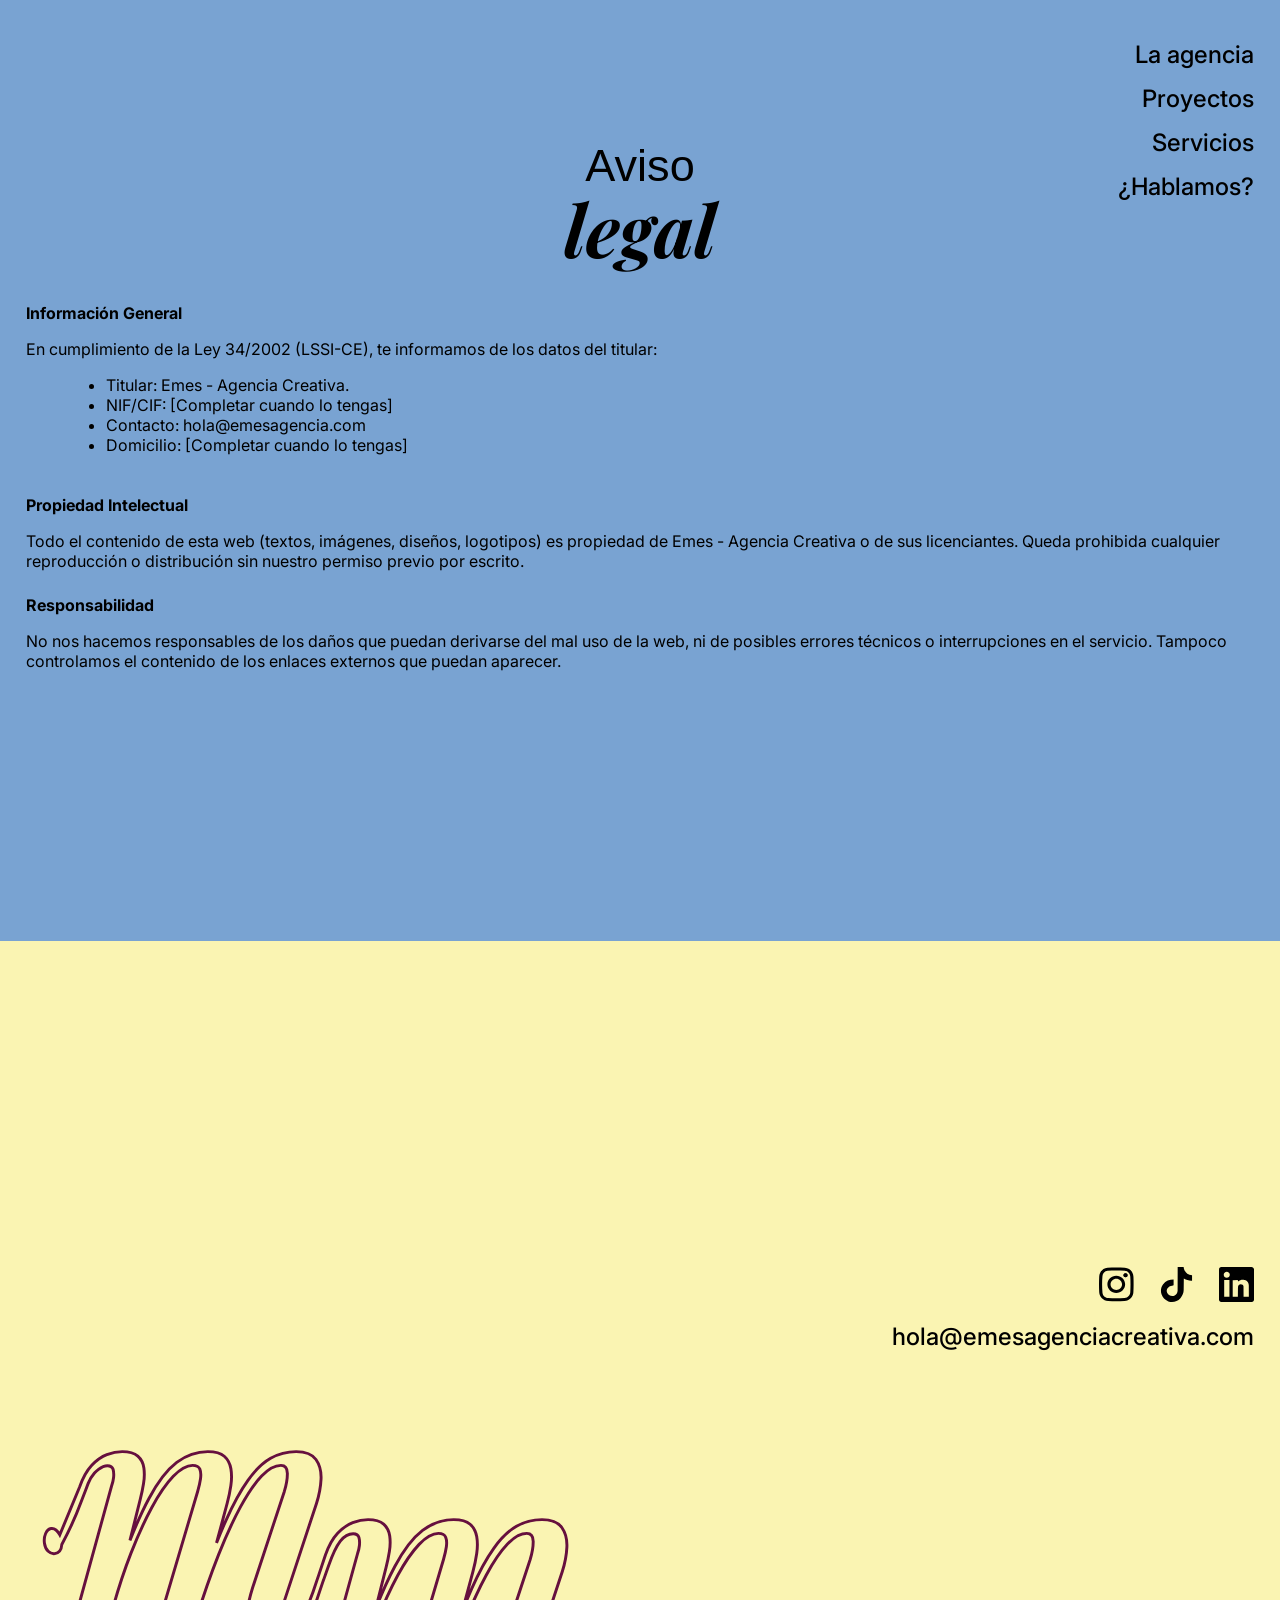
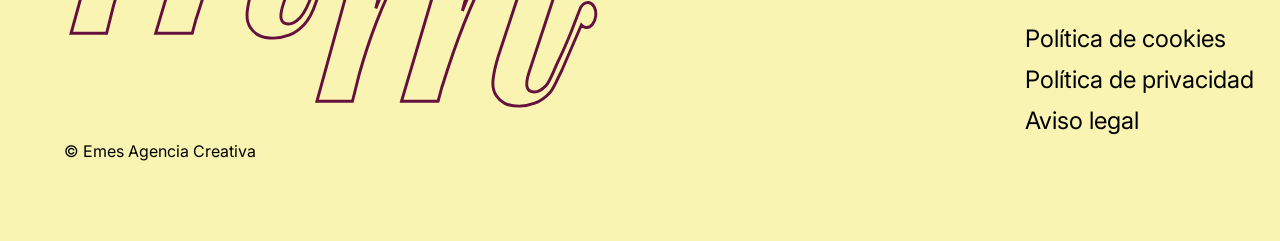
<file: uso de datos/aviso legal/index.html>
<!DOCTYPE html>
<html lang="es">

<head>
    <meta charset="UTF-8">
    <meta name="viewport" content="width=device-width, initial-scale=1.0">
    <title>Emes Agencia Creativa - Aviso legal</title>
    <link rel="preconnect" href="https://fonts.googleapis.com">
    <link rel="preconnect" href="https://fonts.gstatic.com" crossorigin>
    <link
        href="https://fonts.googleapis.com/css2?family=Inter:wght@100..900&family=Playfair+Display:ital,wght@0,400..900;1,400..900&display=swap"
        rel="stylesheet">
    <link href="https://api.fontshare.com/v2/css?f[]=excon@1,2&display=swap" rel="stylesheet">
    <link rel="stylesheet" href="../../estilo.css">
    <link rel="stylesheet" href="../estilos.css">
    <link rel="stylesheet" href="../../proyectos/estilo-proyectos.css">

</head>

<body>
    <header class="header">
        <nav class="nav-container" id="main-nav">
            <h1 class="header__logo">
                <a href="../../index.html" aria-label="Emes Agencia Creativa - inicio">
                    <img src="../../assets/logo-emes-morado.svg" alt="logo" class="logo-img">
                    <span class="visually-hidden">Emes Agencia Creativa</span>
                </a>
            </h1>

            <input type="checkbox" id="menu-toggle" class="menu-checkbox">

            <label for="menu-toggle" class="nav__burguer" aria-label="Abrir menú">
                <span></span>
                <span></span>
                <span></span>
            </label>

            <div class="header__menu">
                <ul class="header__menu_list">
                    <li><a href="../../la-agencia/index.html">La agencia</a></li>
                    <li><a href="../../proyectos/index.html">Proyectos</a></li>
                    <li><a href="../../servicios/index.html">Servicios</a></li>
                    <li><a href="../../contacto/index.html">¿Hablamos?</a></li>
                </ul>
            </div>

            <!-- OVERLAY MENÚ HAMBURGUESA -->
            <div class="menu__overlay">

                <div class="menu__overlay_header">
                    <?xml version="1.0" encoding="UTF-8"?>
                    <svg id="svg-emes-contorno" data-name="Capa 1" xmlns="http://www.w3.org/2000/svg"
                        viewBox="0 0 265.86 65.79" class="menu__overlay_emes-logo menu__overlay_logo--solid">
                        <defs>
                            <style>
                                .cls-1 {
                                    fill: none;
                                    stroke: #66103e;
                                    stroke-miterlimit: 10;
                                }
                            </style>
                        </defs>
                        <path class="cls-1"
                            d="M264.21,39.66v-.12c-1.44-3.66-4.04-8.09-7.8-13.31l-2.72-3.62c-3.07-4.04-5.23-7.33-6.48-9.89-.31-.64-.76-1.99-1.08-3.75-.47-2.64.33-3.66-.31-4.66-2.44-3.87-8.82-4.66-13.31-2.93-1.08.42-2.81,2.23-3.65,5.11-9.07,19.13-16.88,33.25-21.14,39.73-.57.88-4.19,6.26-9.12,8.18-3.12,1.22-6.31,1.16-6.31,1.16-2.65,0-5.12-.78-7.42-2.34-2.3-1.55-4.17-4.05-5.61-7.47-1.44-3.42-2.16-7.71-2.16-12.86,0-.56,0-1.08,0-1.58.02-2.17,1.78-3.91,3.95-3.91h24.89c2.31,0,4.13-1.98,3.94-4.29-1.15-14.44-8.42-21.65-21.8-21.65-6,0-11.17,1.35-15.52,4.02-2.99,1.84-4.83,3.84-5.28,4.34-3.45,3.78-4.09,6.99-6.69,13.21-.13.31-.27.63-.27.63-.21.44-.41.82-.57,1.12-1.55,3.23-3.14,6.47-4.76,9.72-2.65,5.35-5.31,10.6-7.99,15.76-.03.06-.06.12-.1.18-.56.94-5.39,8.9-8.7,8.9-1.01,0-1.55-.5-1.55-.5-.44-.41-.67-1.06-.67-1.96,0-.78.24-1.91.71-3.38l11.45-34.47c1.08-3.11,1.63-5.96,1.63-8.53,0-2.81-.78-5.03-2.34-6.66-1.55-1.63-3.97-2.46-7.24-2.46-5.23,0-9.84,1.87-13.85,5.61-4.01,3.74-7.97,10.24-11.86,19.52l2.1-7.47c.94-3.5,1.4-6.35,1.4-8.53,0-6.08-3.08-9.12-9.22-9.12-5.61,0-10.43,2.03-14.42,6.08-4.01,4.05-7.93,10.83-11.75,20.33l2.57-10.05c.71-2.65,1.06-4.98,1.06-7.02,0-2.81-.74-5.06-2.22-6.78-1.48-1.71-3.89-2.57-7.24-2.57-1.99,0-3.85.31-5.61.94-1.94.69-3.27,1.58-3.68,1.87-2.9,2.01-4.43,4.65-5.17,6.24-.51.98-.98,2.05-1.4,3.21l-3.15,8.88c-.6,1.59-2.21,5.92-4.39,11.75-2.46,6.56-3.72,9.89-5.74,12.84-.5.73-4.1,5.93-8.05,7.45-1.78.68-5.02,1.15-6.15,1.15h-.09c-2.65,0-5.12-.78-7.42-2.34-2.3-1.55-4.17-4.05-5.61-7.47-1.44-3.42-2.16-7.71-2.16-12.86,0-.56,0-1.08,0-1.58.02-2.17,1.78-3.91,3.95-3.91h24.89c2.31,0,4.13-1.98,3.94-4.29C49.77,8.82,42.51,1.61,29.13,1.61c-8.65,0-15.59,2.78-20.8,8.35C3.1,15.52.5,23.57.5,34.09s2.43,18.06,7.3,23.31c4.87,5.25,11.43,7.89,19.69,7.89,6,0,11-1.78,15.01-5.32,3.62-3.2,6.22-7.02,7.84-11.45.68-1.86,3.89-10.52,9.63-26l2.22-5.96c.57-1.32.95-2.22,1.52-3.55l.33-.73c.24-.55.31-.74.44-1.03,0,0,.26-.58.97-1.48.2-.25.36-.42.4-.47,1.66-1.83,2.95-2.16,3.8-2.16,1.4,0,2.1.82,2.1,2.46,0,.93-.2,2.06-.59,3.38l-12.84,45.45c-.71,2.52,1.18,5.03,3.8,5.03h8.19c1.8,0,3.38-1.22,3.83-2.96l2.28-8.83v.12c3.89-13.01,8.05-23.56,12.44-31.67,4.4-8.1,8.35-12.15,11.86-12.15,1.24,0,1.87.74,1.87,2.22,0,1.16-.31,2.77-.94,4.8l-12.77,43.42c-.74,2.53,1.15,5.07,3.79,5.07h8.43c1.77,0,3.33-1.18,3.8-2.89l2.24-7.99v.35c4.52-14.65,9.02-25.81,13.5-33.48,4.48-7.67,8.31-11.51,11.51-11.51,1.08,0,1.63.78,1.63,2.34,0,1.1-.31,2.65-.94,4.68l-10.52,31.55c-1.16,3.5-1.75,6.55-1.75,9.12,0,2.18.43,3.93,1.28,5.25,1.71,2.81,4.83,4.21,9.34,4.21.61,0,1.61,0,2.87-.21,0,0,2.89-.46,5.67-2,4.04-2.22,6.87-5.51,11.89-15.03,2.3-4.36,5.11-10.1,7.93-17.05-.04.68-.1,1.79-.1,3.18,0,4.59.01,15.44,7.3,23.31,4.87,5.25,11.43,7.89,19.69,7.89,6,0,11-1.78,15.01-5.32.89-.78,3.24-2.86,5.37-6.32,1.18-1.89,1.8-3.44,1.96-3.79,1.23-2.88,5.4-10.26,15.61-26.62,1.61-2.58,5.4-2.52,6.91.12,1.35,2.37,3.38,5.57,6.11,9.59,2.31,3.37,4.02,5.97,5.13,7.83,1.11,1.84,1.89,3.83,2.36,5.93.47,2.12.37,4.32-.31,6.64-.51,1.76-1.48,4.49-4.39,5.92-2.72,1.32-5.58.71-6.57.44-3.65-.97-5.91-3.18-6.98-4.34-2.45-2.65-3.51-5.57-3.98-7.57-.19-.8-.99-1.29-1.79-1.14-.01,0-.02,0-.03,0-.85.17-1.41,1-1.21,1.84.26,1.11.65,2.35,1.21,3.66,1.2,2.84,2.77,4.9,3.97,6.26.77.8,2.55,2.52,4.76,3.89,1.23.76,2.38,1.28,2.69,1.42,1.11.48,1.78.71,2.65.91,2.85.72,8.58,1.14,14.12,0,1.89-.39,5.5-.93,9.45-3.99,2.86-2.21,4.82-5.13,5.88-8.78,1.31-4.47,1.23-8.52-.22-12.16ZM177.42,20.76c.6-5.04,1.62-8.93,3.05-11.65h-.01c1.83-3.46,4.14-5.2,6.95-5.2s4.77,2.01,6.14,6.02c1.04,3.07,1.64,6.77,1.79,11.1.08,2.26-1.69,4.15-3.95,4.15h-10.05c-2.36,0-4.21-2.07-3.93-4.42ZM18.39,20.89c.6-5.04,1.62-8.93,3.05-11.65h-.01c1.83-3.46,4.14-5.2,6.95-5.2s4.77,2.01,6.14,6.02c1.04,3.07,1.64,6.77,1.79,11.1.08,2.26-1.69,4.15-3.95,4.15h-10.05c-2.36,0-4.21-2.07-3.93-4.42Z" />
                    </svg>
                </div>

                <nav class="menu__overlay_nav">
                    <ul class="menu__overlay_nav_list">
                        <li><a href="../../la-agencia/index.html">La agencia</a></li>
                        <li><a href="../../proyectos/index.html">Proyectos</a></li>
                        <li><a href="../../servicios/index.html">Servicios</a></li>
                        <li><a href="../../contacto/index.html">¿Hablamos?</a></li>
                    </ul>
                </nav>

                <div class="menu__overlay_footer">
                    <?xml version="1.0" encoding="UTF-8"?>
                    <svg id="svg-mm-contorno" data-name="Capa 1" xmlns="http://www.w3.org/2000/svg"
                        viewBox="0 0 200.99 90.3" class="logo-mm-contorno__footer">
                        <defs>
                            <style>
                                .cls-1 {
                                    fill: none;
                                    stroke: #66103e;
                                    stroke-miterlimit: 10;
                                }
                            </style>
                        </defs>
                        <path class="cls-1"
                            d="M192.12,53.21c-1.42-.15-2.76,1.22-3.22,3.16-1.03,2.36-2.73,7.93-6.84,16.38-2.03,4.17-3.01,7.31-4.39,8.79-1.39,1.48-2.73,2.23-4.04,2.23s-2.12-.55-2.43-1.64c-.31-1.09-.08-2.81.69-5.16l11.32-34.35c.92-2.89,1.44-5.67,1.56-8.32.12-2.66-.46-4.88-1.73-6.68-1.27-1.8-3.52-2.7-6.76-2.7s-6.07.76-8.72,2.29c-2.66,1.52-5.24,4.03-7.74,7.5-2.5,3.48-5.03,8.09-7.57,13.83-1.02,2.31-2.08,4.84-3.16,7.58l3.63-13.5c.54-2.03.96-4.08,1.27-6.15.31-2.07.31-3.99,0-5.74-.31-1.76-1.06-3.16-2.25-4.22-1.2-1.06-3.06-1.58-5.6-1.58-3.85,0-7.39,1.23-10.63,3.69-3.24,2.46-6.4,6.56-9.48,12.31-2.08,3.87-4.24,8.66-6.49,14.32l3.49-13.91c.46-1.8.85-3.63,1.15-5.51.31-1.88.35-3.65.12-5.33-.23-1.68-.92-3.03-2.08-4.05-1.15-1.01-2.93-1.52-5.31-1.52-1.69,0-3.45.35-5.26,1.05-1.81.7-3.52,1.92-5.14,3.63-1.62,1.72-3,4.18-4.16,7.38l-2.58,7.74h-.01l-1.62,4.81c-1.54,4.38-3.01,7.31-4.39,8.79-1.39,1.48-2.73,2.23-4.04,2.23s-2.12-.55-2.43-1.64c-.31-1.09-.08-2.81.69-5.16l11.32-34.35c.92-2.89,1.44-5.67,1.56-8.32.12-2.66-.46-4.88-1.73-6.68-1.27-1.8-3.52-2.7-6.76-2.7s-6.07.76-8.72,2.29c-2.66,1.52-5.24,4.03-7.74,7.5-2.5,3.48-5.03,8.09-7.57,13.83-1.02,2.31-2.08,4.84-3.16,7.58l3.63-13.5c.54-2.03.96-4.08,1.27-6.15.31-2.07.31-3.99,0-5.74-.31-1.76-1.06-3.16-2.25-4.22-1.2-1.06-3.06-1.58-5.6-1.58-3.85,0-7.39,1.23-10.63,3.69-3.24,2.46-6.4,6.56-9.48,12.31-2.08,3.87-4.24,8.66-6.49,14.32l3.49-13.91c.46-1.8.85-3.63,1.15-5.51.31-1.88.35-3.65.12-5.33-.23-1.68-.92-3.03-2.08-4.05-1.15-1.01-2.93-1.52-5.31-1.52-1.69,0-3.45.35-5.26,1.05-1.81.7-3.52,1.92-5.14,3.63-1.62,1.72-3,4.18-4.16,7.38l-6.76,16.34c-.69-1.26-1.85-2.3-2.96-2.14-1.63.23-2.61,2.62-2.28,5,.33,2.38,1.92,3.79,3.55,3.55,1.32-.19,2.25-1.3,2.38-3.11,4.91-9.22,6.19-13.57,7.1-15.9.84-2.15,1.16-2.99,1.9-4.96.3-.8.98-2.17,2.15-3.53,0,0,2.2-2.52,4.39-2.52,1.08,0,1.73.41,1.96,1.23.23.82.29,1.76.17,2.81-.12,1.06-.33,1.98-.64,2.76l-13.87,50.41h12.13l2.36-9.4c1.79-6.35,3.75-12.29,5.9-17.79,2.35-6.02,4.76-11.29,7.22-15.82,2.46-4.53,4.89-8.05,7.28-10.55,2.39-2.5,4.58-3.75,6.59-3.75,1.31,0,2.14.43,2.48,1.29.35.86.42,1.95.23,3.28-.19,1.33-.52,2.77-.98,4.34l-14.33,48.41h12.48l1.43-5.32-.04.28c2.46-7.97,4.97-15.16,7.51-21.57,2.54-6.41,5.06-11.92,7.57-16.53,2.5-4.61,4.91-8.13,7.22-10.55,2.31-2.42,4.51-3.63,6.59-3.63,1.46,0,2.2.92,2.2,2.75s-.35,3.89-1.04,6.15l-10.86,32.94c-.92,2.97-1.52,5.61-1.79,7.91-.27,2.31.1,4.2,1.1,5.69.69,1.1,1.66,1.95,2.89,2.58,1.23.62,2.89.94,4.97.94,1.69,0,3.45-.33,5.26-1s3.52-1.85,5.14-3.58c1.62-1.72,2.96-4.22,4.04-7.5l2.57-7.62h.02l1.73-4.92c1.39-3.99,2.73-6.82,4.04-8.5,1.31-1.68,2.77-2.52,4.39-2.52,1.08,0,1.73.41,1.96,1.23.23.82.29,1.76.17,2.81-.12,1.06-.33,1.98-.64,2.76l-13.87,50.41h12.13l2.36-9.4c1.79-6.35,3.75-12.29,5.9-17.79,2.35-6.02,4.76-11.29,7.22-15.82,2.46-4.53,4.89-8.05,7.28-10.55,2.39-2.5,4.58-3.75,6.59-3.75,1.31,0,2.14.43,2.48,1.29.35.86.42,1.95.23,3.28-.19,1.33-.52,2.77-.98,4.34l-14.33,48.41h12.48l1.43-5.32-.04.28c2.46-7.97,4.97-15.16,7.51-21.57,2.54-6.41,5.06-11.92,7.57-16.53,2.5-4.61,4.91-8.13,7.22-10.55,2.31-2.42,4.51-3.63,6.59-3.63,1.46,0,2.2.92,2.2,2.75s-.35,3.89-1.04,6.15l-10.86,32.94c-.92,2.97-1.52,5.61-1.79,7.91-.27,2.31.1,4.2,1.1,5.69.69,1.1,1.66,1.95,2.89,2.58,1.23.62,2.89.94,4.97.94,1.69,0,3.45-.33,5.26-1s3.52-1.85,5.14-3.58c1.62-1.72,2.35-4.35,4.04-7.5l6.74-15.61c.42.49.94.81,1.53.87,1.62.17,3.12-1.61,3.36-3.98.24-2.36-.88-4.41-2.5-4.58Z" />
                    </svg>

                    <div class="footer__items">
                        <div class="footer__social-icons">
                            <a href="#" aria-label="Instagram">
                                <svg width="44" height="43" viewBox="0 0 44 43" fill="none"
                                    xmlns="http://www.w3.org/2000/svg">
                                    <path
                                        d="M31.9839 42.2702C24.9396 42.6569 18.2015 42.6569 11.4635 42.2702C5.20669 41.8835 0.612551 37.4577 0.262522 31.3562C-0.0875074 24.6961 -0.0875074 18.1649 0.262522 11.4618C0.525044 5.66109 4.8129 0.891594 10.6759 0.418942C18.0703 -0.139647 25.1584 -0.139647 32.5527 0.418942C38.6345 0.848626 43.0536 5.70406 43.3162 11.6767C43.5787 18.3368 43.5787 24.6961 43.2286 31.3562C42.9224 37.3288 38.4157 42.0124 32.0277 42.3131L31.9839 42.2702ZM32.1152 38.403C36.4906 38.1452 39.1158 34.7507 39.3345 30.8406C39.6846 24.3953 39.6846 18.1219 39.3345 11.6337C39.1158 7.80951 36.5343 4.58688 32.509 4.24313C25.1584 3.64157 17.9828 3.5986 10.6759 4.2861C7.26311 4.62985 4.68165 7.29389 4.37537 10.6884C3.71906 17.7352 3.76282 24.6961 4.37537 31.7429C4.68165 35.4382 7.6569 38.1452 11.4197 38.403C18.289 38.8327 25.0709 38.8757 32.1589 38.403H32.1152Z"
                                        fill="black" />
                                    <path
                                        d="M35.9217 9.91453C35.9217 8.49657 34.7404 7.37939 33.3403 7.37939C31.9401 7.37939 30.7588 8.49657 30.7588 9.91453C30.7588 11.3325 31.9401 12.4497 33.3403 12.4497C34.7404 12.4497 35.9217 11.3325 35.9217 9.91453Z"
                                        fill="black" />
                                    <path
                                        d="M32.8593 21.3017C32.8593 27.3172 27.8714 32.2156 21.7021 32.2156C15.5328 32.2156 10.5449 27.3172 10.5449 21.3017C10.5449 15.2861 15.5328 10.3877 21.7021 10.3877C27.8714 10.3877 32.8593 15.2861 32.8593 21.3017ZM28.9652 21.2587C28.9652 17.3486 25.7275 14.1689 21.7459 14.1689C17.7643 14.1689 14.5265 17.3486 14.5265 21.2587C14.5265 25.1688 17.7643 28.3485 21.7459 28.3485C25.7275 28.3485 28.9652 25.1688 28.9652 21.2587Z"
                                        fill="black" />
                                    <path
                                        d="M33.3403 12.4497C34.766 12.4497 35.9217 11.3146 35.9217 9.91453C35.9217 8.51441 34.766 7.37939 33.3403 7.37939C31.9146 7.37939 30.7588 8.51441 30.7588 9.91453C30.7588 11.3146 31.9146 12.4497 33.3403 12.4497Z"
                                        fill="black" />
                                </svg>
                            </a>

                            <a href="#" aria-label="TikTok">
                                <svg width="40" height="45" viewBox="0 0 40 45" fill="none"
                                    xmlns="http://www.w3.org/2000/svg">
                                    <path
                                        d="M9.56337 44.2223C5.0396 42.7078 2.05306 38.9866 0.867215 35.4817C-0.757829 30.7219 -0.0990411 25.8757 2.84361 22.1111C6.04977 18.0005 10.9688 16.2264 16.2832 16.1831V23.5823C13.7797 24.2747 11.2763 24.7074 9.47555 26.2218C6.22546 28.9911 7.05993 33.7941 10.3539 36.0442C12.5499 37.5154 15.1852 37.9481 17.6447 36.7365C19.4893 35.8278 21.4218 33.1451 21.4218 30.4623L21.5096 0H29.1518C29.8984 5.92804 33.7633 10.3416 40 10.4714V17.7408C36.135 18.0437 33.0167 16.7456 29.4153 14.885L29.2396 29.7267C29.2396 33.5778 27.5267 37.2558 25.0233 40.0683C21.2022 44.3521 15.273 46.1262 9.56337 44.2656V44.2223Z"
                                        fill="black" />
                                </svg>
                            </a>

                            <a href="#" aria-label="LinkedIn">
                                <svg width="43" height="43" viewBox="0 0 43 43" fill="none"
                                    xmlns="http://www.w3.org/2000/svg">
                                    <path
                                        d="M40.223 42.9566H2.73362C1.30174 42.9566 0 41.5247 0 40.1362V3.25429C0 1.34511 1.04141 0.347124 2.95059 0H39.8759C41.3945 0 43 1.30172 43 2.82038V40.1362C43 41.3946 41.8719 43 40.2664 43L40.223 42.9566ZM13.2775 9.5893C13.2775 7.54995 11.5853 5.85772 9.54596 5.85772C7.50661 5.85772 5.81438 7.50656 5.81438 9.5893C5.81438 11.672 7.50661 13.3209 9.54596 13.3209C11.5853 13.3209 13.2775 11.672 13.2775 9.5893ZM23.3007 24.776C23.3007 22.6932 25.0363 21.4349 26.5984 21.3047C28.0737 21.218 30.113 22.2593 30.113 24.0817L30.1998 36.6216H36.665L36.6216 22.6499C36.6216 18.7447 33.888 15.9243 30.0696 15.5772C27.553 15.3602 25.3401 16.1847 23.6044 17.8769L22.9536 16.0545L16.8355 16.1413V36.665H23.1706L23.3007 24.776ZM12.8002 16.0545H6.37841V36.665H12.8002V16.0545Z"
                                        fill="black" />
                                </svg>
                            </a>
                        </div>

                        <p class="footer__copyright">© Emes Agencia Creativa</p>
                    </div>
                </div>
            </div>
        </nav>
    </header>

    <main>
        <h2 class="h2__header h2__header_display">
            <span class="titulo1-excon ">Aviso</span>
            <span class="titulo2-playfair">legal</span>
        </h2>

        <article class="padding-movil padding-desktop">
            <div class="article__space_p">
                <div>
                    <p class="bold">Información General</p>
                    <p>En cumplimiento de la Ley 34/2002 (LSSI-CE), te informamos de los datos del titular:
                    <ul>
                        <li>Titular: Emes - Agencia Creativa.</li>
                        <li>NIF/CIF: [Completar cuando lo tengas]</li>
                        <li>Contacto: hola@emesagencia.com</li>
                        <li>Domicilio: [Completar cuando lo tengas]</li>
                    </ul>
                    </p>

                </div>

                <div>
                    <p class="bold">Propiedad Intelectual</p>
                    <p>Todo el contenido de esta web (textos, imágenes, diseños, logotipos) es propiedad de Emes -
                        Agencia Creativa o de sus
                        licenciantes. Queda prohibida cualquier reproducción o distribución sin nuestro permiso previo
                        por escrito.</p>
                </div>

                <div>
                    <p class="bold">Responsabilidad</p>
                    <p>No nos hacemos responsables de los daños que puedan derivarse del mal uso de la web, ni de
                        posibles errores técnicos o interrupciones en el servicio. Tampoco controlamos el contenido de
                        los enlaces externos que puedan aparecer.</p>
                </div>

            </div>
        </article>
    </main>



    <!-- FOOTER MÓVIL -->
    <footer class="footer-mobile">
        <div class="footer-mobile__top">
            <a href="mailto:hola@emesagenciacreativa.com" class="footer-mobile__email">hola@emesagenciacreativa.com</a>

            <!-- nav semántico para los links legales, usamos nav porque es un grupo de enlaces de navegación pero se diferencia del nav principal del header con aria label-->
            <nav class="footer-mobile__legal" aria-label="Enlaces legales">
                <a href="#">Política de cookies</a>
                <a href="#">Política de privacidad</a>
                <a href="#">Aviso legal</a>
            </nav>
        </div>
        <div class="footer-mobile__bottom">
            <!-- SVG de logo-mm-contorno -->
            <?xml version="1.0" encoding="UTF-8"?>
            <svg id="svg-mm-contorno" data-name="Capa 1" xmlns="http://www.w3.org/2000/svg" viewBox="0 0 200.99 90.3"
                class="logo-mm-contorno__footer">
                <defs>
                    <style>
                        .cls-1 {
                            fill: none;
                            stroke: #66103e;
                            stroke-miterlimit: 10;
                        }
                    </style>
                </defs>
                <path class="cls-1"
                    d="M192.12,53.21c-1.42-.15-2.76,1.22-3.22,3.16-1.03,2.36-2.73,7.93-6.84,16.38-2.03,4.17-3.01,7.31-4.39,8.79-1.39,1.48-2.73,2.23-4.04,2.23s-2.12-.55-2.43-1.64c-.31-1.09-.08-2.81.69-5.16l11.32-34.35c.92-2.89,1.44-5.67,1.56-8.32.12-2.66-.46-4.88-1.73-6.68-1.27-1.8-3.52-2.7-6.76-2.7s-6.07.76-8.72,2.29c-2.66,1.52-5.24,4.03-7.74,7.5-2.5,3.48-5.03,8.09-7.57,13.83-1.02,2.31-2.08,4.84-3.16,7.58l3.63-13.5c.54-2.03.96-4.08,1.27-6.15.31-2.07.31-3.99,0-5.74-.31-1.76-1.06-3.16-2.25-4.22-1.2-1.06-3.06-1.58-5.6-1.58-3.85,0-7.39,1.23-10.63,3.69-3.24,2.46-6.4,6.56-9.48,12.31-2.08,3.87-4.24,8.66-6.49,14.32l3.49-13.91c.46-1.8.85-3.63,1.15-5.51.31-1.88.35-3.65.12-5.33-.23-1.68-.92-3.03-2.08-4.05-1.15-1.01-2.93-1.52-5.31-1.52-1.69,0-3.45.35-5.26,1.05-1.81.7-3.52,1.92-5.14,3.63-1.62,1.72-3,4.18-4.16,7.38l-2.58,7.74h-.01l-1.62,4.81c-1.54,4.38-3.01,7.31-4.39,8.79-1.39,1.48-2.73,2.23-4.04,2.23s-2.12-.55-2.43-1.64c-.31-1.09-.08-2.81.69-5.16l11.32-34.35c.92-2.89,1.44-5.67,1.56-8.32.12-2.66-.46-4.88-1.73-6.68-1.27-1.8-3.52-2.7-6.76-2.7s-6.07.76-8.72,2.29c-2.66,1.52-5.24,4.03-7.74,7.5-2.5,3.48-5.03,8.09-7.57,13.83-1.02,2.31-2.08,4.84-3.16,7.58l3.63-13.5c.54-2.03.96-4.08,1.27-6.15.31-2.07.31-3.99,0-5.74-.31-1.76-1.06-3.16-2.25-4.22-1.2-1.06-3.06-1.58-5.6-1.58-3.85,0-7.39,1.23-10.63,3.69-3.24,2.46-6.4,6.56-9.48,12.31-2.08,3.87-4.24,8.66-6.49,14.32l3.49-13.91c.46-1.8.85-3.63,1.15-5.51.31-1.88.35-3.65.12-5.33-.23-1.68-.92-3.03-2.08-4.05-1.15-1.01-2.93-1.52-5.31-1.52-1.69,0-3.45.35-5.26,1.05-1.81.7-3.52,1.92-5.14,3.63-1.62,1.72-3,4.18-4.16,7.38l-6.76,16.34c-.69-1.26-1.85-2.3-2.96-2.14-1.63.23-2.61,2.62-2.28,5,.33,2.38,1.92,3.79,3.55,3.55,1.32-.19,2.25-1.3,2.38-3.11,4.91-9.22,6.19-13.57,7.1-15.9.84-2.15,1.16-2.99,1.9-4.96.3-.8.98-2.17,2.15-3.53,0,0,2.2-2.52,4.39-2.52,1.08,0,1.73.41,1.96,1.23.23.82.29,1.76.17,2.81-.12,1.06-.33,1.98-.64,2.76l-13.87,50.41h12.13l2.36-9.4c1.79-6.35,3.75-12.29,5.9-17.79,2.35-6.02,4.76-11.29,7.22-15.82,2.46-4.53,4.89-8.05,7.28-10.55,2.39-2.5,4.58-3.75,6.59-3.75,1.31,0,2.14.43,2.48,1.29.35.86.42,1.95.23,3.28-.19,1.33-.52,2.77-.98,4.34l-14.33,48.41h12.48l1.43-5.32-.04.28c2.46-7.97,4.97-15.16,7.51-21.57,2.54-6.41,5.06-11.92,7.57-16.53,2.5-4.61,4.91-8.13,7.22-10.55,2.31-2.42,4.51-3.63,6.59-3.63,1.46,0,2.2.92,2.2,2.75s-.35,3.89-1.04,6.15l-10.86,32.94c-.92,2.97-1.52,5.61-1.79,7.91-.27,2.31.1,4.2,1.1,5.69.69,1.1,1.66,1.95,2.89,2.58,1.23.62,2.89.94,4.97.94,1.69,0,3.45-.33,5.26-1s3.52-1.85,5.14-3.58c1.62-1.72,2.96-4.22,4.04-7.5l2.57-7.62h.02l1.73-4.92c1.39-3.99,2.73-6.82,4.04-8.5,1.31-1.68,2.77-2.52,4.39-2.52,1.08,0,1.73.41,1.96,1.23.23.82.29,1.76.17,2.81-.12,1.06-.33,1.98-.64,2.76l-13.87,50.41h12.13l2.36-9.4c1.79-6.35,3.75-12.29,5.9-17.79,2.35-6.02,4.76-11.29,7.22-15.82,2.46-4.53,4.89-8.05,7.28-10.55,2.39-2.5,4.58-3.75,6.59-3.75,1.31,0,2.14.43,2.48,1.29.35.86.42,1.95.23,3.28-.19,1.33-.52,2.77-.98,4.34l-14.33,48.41h12.48l1.43-5.32-.04.28c2.46-7.97,4.97-15.16,7.51-21.57,2.54-6.41,5.06-11.92,7.57-16.53,2.5-4.61,4.91-8.13,7.22-10.55,2.31-2.42,4.51-3.63,6.59-3.63,1.46,0,2.2.92,2.2,2.75s-.35,3.89-1.04,6.15l-10.86,32.94c-.92,2.97-1.52,5.61-1.79,7.91-.27,2.31.1,4.2,1.1,5.69.69,1.1,1.66,1.95,2.89,2.58,1.23.62,2.89.94,4.97.94,1.69,0,3.45-.33,5.26-1s3.52-1.85,5.14-3.58c1.62-1.72,2.35-4.35,4.04-7.5l6.74-15.61c.42.49.94.81,1.53.87,1.62.17,3.12-1.61,3.36-3.98.24-2.36-.88-4.41-2.5-4.58Z" />
            </svg>

            <div class="footer__social-icons">
                <a href="#" aria-label="Instagram">
                    <!-- SVG de instagram -->
                    <svg width="44" height="43" viewBox="0 0 44 43" fill="none" xmlns="http://www.w3.org/2000/svg">
                        <path
                            d="M31.9839 42.2702C24.9396 42.6569 18.2015 42.6569 11.4635 42.2702C5.20669 41.8835 0.612551 37.4577 0.262522 31.3562C-0.0875074 24.6961 -0.0875074 18.1649 0.262522 11.4618C0.525044 5.66109 4.8129 0.891594 10.6759 0.418942C18.0703 -0.139647 25.1584 -0.139647 32.5527 0.418942C38.6345 0.848626 43.0536 5.70406 43.3162 11.6767C43.5787 18.3368 43.5787 24.6961 43.2286 31.3562C42.9224 37.3288 38.4157 42.0124 32.0277 42.3131L31.9839 42.2702ZM32.1152 38.403C36.4906 38.1452 39.1158 34.7507 39.3345 30.8406C39.6846 24.3953 39.6846 18.1219 39.3345 11.6337C39.1158 7.80951 36.5343 4.58688 32.509 4.24313C25.1584 3.64157 17.9828 3.5986 10.6759 4.2861C7.26311 4.62985 4.68165 7.29389 4.37537 10.6884C3.71906 17.7352 3.76282 24.6961 4.37537 31.7429C4.68165 35.4382 7.6569 38.1452 11.4197 38.403C18.289 38.8327 25.0709 38.8757 32.1589 38.403H32.1152Z"
                            fill="black" />
                        <path
                            d="M35.9217 9.91453C35.9217 8.49657 34.7404 7.37939 33.3403 7.37939C31.9401 7.37939 30.7588 8.49657 30.7588 9.91453C30.7588 11.3325 31.9401 12.4497 33.3403 12.4497C34.7404 12.4497 35.9217 11.3325 35.9217 9.91453Z"
                            fill="black" />
                        <path
                            d="M32.8593 21.3017C32.8593 27.3172 27.8714 32.2156 21.7021 32.2156C15.5328 32.2156 10.5449 27.3172 10.5449 21.3017C10.5449 15.2861 15.5328 10.3877 21.7021 10.3877C27.8714 10.3877 32.8593 15.2861 32.8593 21.3017ZM28.9652 21.2587C28.9652 17.3486 25.7275 14.1689 21.7459 14.1689C17.7643 14.1689 14.5265 17.3486 14.5265 21.2587C14.5265 25.1688 17.7643 28.3485 21.7459 28.3485C25.7275 28.3485 28.9652 25.1688 28.9652 21.2587Z"
                            fill="black" />
                        <path
                            d="M33.3403 12.4497C34.766 12.4497 35.9217 11.3146 35.9217 9.91453C35.9217 8.51441 34.766 7.37939 33.3403 7.37939C31.9146 7.37939 30.7588 8.51441 30.7588 9.91453C30.7588 11.3146 31.9146 12.4497 33.3403 12.4497Z"
                            fill="black" />
                    </svg>
                </a>

                <a href="#" aria-label="TikTok">
                    <!-- SVG TikTok -->
                    <svg width="40" height="45" viewBox="0 0 40 45" fill="none" xmlns="http://www.w3.org/2000/svg">
                        <path
                            d="M9.56337 44.2223C5.0396 42.7078 2.05306 38.9866 0.867215 35.4817C-0.757829 30.7219 -0.0990411 25.8757 2.84361 22.1111C6.04977 18.0005 10.9688 16.2264 16.2832 16.1831V23.5823C13.7797 24.2747 11.2763 24.7074 9.47555 26.2218C6.22546 28.9911 7.05993 33.7941 10.3539 36.0442C12.5499 37.5154 15.1852 37.9481 17.6447 36.7365C19.4893 35.8278 21.4218 33.1451 21.4218 30.4623L21.5096 0H29.1518C29.8984 5.92804 33.7633 10.3416 40 10.4714V17.7408C36.135 18.0437 33.0167 16.7456 29.4153 14.885L29.2396 29.7267C29.2396 33.5778 27.5267 37.2558 25.0233 40.0683C21.2022 44.3521 15.273 46.1262 9.56337 44.2656V44.2223Z"
                            fill="black" />
                    </svg>
                </a>

                <a href="#" aria-label="LinkedIn">
                    <!-- SVG Linkedin -->
                    <svg width="43" height="43" viewBox="0 0 43 43" fill="none" xmlns="http://www.w3.org/2000/svg">
                        <path
                            d="M40.223 42.9566H2.73362C1.30174 42.9566 0 41.5247 0 40.1362V3.25429C0 1.34511 1.04141 0.347124 2.95059 0H39.8759C41.3945 0 43 1.30172 43 2.82038V40.1362C43 41.3946 41.8719 43 40.2664 43L40.223 42.9566ZM13.2775 9.5893C13.2775 7.54995 11.5853 5.85772 9.54596 5.85772C7.50661 5.85772 5.81438 7.50656 5.81438 9.5893C5.81438 11.672 7.50661 13.3209 9.54596 13.3209C11.5853 13.3209 13.2775 11.672 13.2775 9.5893ZM23.3007 24.776C23.3007 22.6932 25.0363 21.4349 26.5984 21.3047C28.0737 21.218 30.113 22.2593 30.113 24.0817L30.1998 36.6216H36.665L36.6216 22.6499C36.6216 18.7447 33.888 15.9243 30.0696 15.5772C27.553 15.3602 25.3401 16.1847 23.6044 17.8769L22.9536 16.0545L16.8355 16.1413V36.665H23.1706L23.3007 24.776ZM12.8002 16.0545H6.37841V36.665H12.8002V16.0545Z"
                            fill="black" />
                    </svg>
                </a>
            </div>
            <p class="footer__copyright">© Emes Agencia Creativa</p>
        </div>
    </footer>
    <!-- FOOTER MÓVIL -->



    <!-- FOOTER DESKTOP -->
    <footer class="footer-desktop">
        <!-- hacemos dos columnas para facilitar el diseño -->
        <div class="footer-desktop__left">
            <div class="footer-desktop__brand-group">
                <!-- aria-hidden="true" porque es decorativo — el copyright ya identifica la marca, no hace falta que el lector de pantalla lo lea dos veces  -->

                <!-- SVG de logo-mm-contorno -->
                <?xml version="1.0" encoding="UTF-8"?>
                <svg id="Capa_1" data-name="Capa 1" xmlns="http://www.w3.org/2000/svg" viewBox="0 0 200.99 90.3"
                    class="footer-desktop__logo">
                    <defs>
                        <style>
                            .cls-1 {
                                fill: none;
                                stroke: #66103e;
                                stroke-miterlimit: 10;
                            }
                        </style>
                    </defs>
                    <path class="cls-1"
                        d="M192.12,53.21c-1.42-.15-2.76,1.22-3.22,3.16-1.03,2.36-2.73,7.93-6.84,16.38-2.03,4.17-3.01,7.31-4.39,8.79-1.39,1.48-2.73,2.23-4.04,2.23s-2.12-.55-2.43-1.64c-.31-1.09-.08-2.81.69-5.16l11.32-34.35c.92-2.89,1.44-5.67,1.56-8.32.12-2.66-.46-4.88-1.73-6.68-1.27-1.8-3.52-2.7-6.76-2.7s-6.07.76-8.72,2.29c-2.66,1.52-5.24,4.03-7.74,7.5-2.5,3.48-5.03,8.09-7.57,13.83-1.02,2.31-2.08,4.84-3.16,7.58l3.63-13.5c.54-2.03.96-4.08,1.27-6.15.31-2.07.31-3.99,0-5.74-.31-1.76-1.06-3.16-2.25-4.22-1.2-1.06-3.06-1.58-5.6-1.58-3.85,0-7.39,1.23-10.63,3.69-3.24,2.46-6.4,6.56-9.48,12.31-2.08,3.87-4.24,8.66-6.49,14.32l3.49-13.91c.46-1.8.85-3.63,1.15-5.51.31-1.88.35-3.65.12-5.33-.23-1.68-.92-3.03-2.08-4.05-1.15-1.01-2.93-1.52-5.31-1.52-1.69,0-3.45.35-5.26,1.05-1.81.7-3.52,1.92-5.14,3.63-1.62,1.72-3,4.18-4.16,7.38l-2.58,7.74h-.01l-1.62,4.81c-1.54,4.38-3.01,7.31-4.39,8.79-1.39,1.48-2.73,2.23-4.04,2.23s-2.12-.55-2.43-1.64c-.31-1.09-.08-2.81.69-5.16l11.32-34.35c.92-2.89,1.44-5.67,1.56-8.32.12-2.66-.46-4.88-1.73-6.68-1.27-1.8-3.52-2.7-6.76-2.7s-6.07.76-8.72,2.29c-2.66,1.52-5.24,4.03-7.74,7.5-2.5,3.48-5.03,8.09-7.57,13.83-1.02,2.31-2.08,4.84-3.16,7.58l3.63-13.5c.54-2.03.96-4.08,1.27-6.15.31-2.07.31-3.99,0-5.74-.31-1.76-1.06-3.16-2.25-4.22-1.2-1.06-3.06-1.58-5.6-1.58-3.85,0-7.39,1.23-10.63,3.69-3.24,2.46-6.4,6.56-9.48,12.31-2.08,3.87-4.24,8.66-6.49,14.32l3.49-13.91c.46-1.8.85-3.63,1.15-5.51.31-1.88.35-3.65.12-5.33-.23-1.68-.92-3.03-2.08-4.05-1.15-1.01-2.93-1.52-5.31-1.52-1.69,0-3.45.35-5.26,1.05-1.81.7-3.52,1.92-5.14,3.63-1.62,1.72-3,4.18-4.16,7.38l-6.76,16.34c-.69-1.26-1.85-2.3-2.96-2.14-1.63.23-2.61,2.62-2.28,5,.33,2.38,1.92,3.79,3.55,3.55,1.32-.19,2.25-1.3,2.38-3.11,4.91-9.22,6.19-13.57,7.1-15.9.84-2.15,1.16-2.99,1.9-4.96.3-.8.98-2.17,2.15-3.53,0,0,2.2-2.52,4.39-2.52,1.08,0,1.73.41,1.96,1.23.23.82.29,1.76.17,2.81-.12,1.06-.33,1.98-.64,2.76l-13.87,50.41h12.13l2.36-9.4c1.79-6.35,3.75-12.29,5.9-17.79,2.35-6.02,4.76-11.29,7.22-15.82,2.46-4.53,4.89-8.05,7.28-10.55,2.39-2.5,4.58-3.75,6.59-3.75,1.31,0,2.14.43,2.48,1.29.35.86.42,1.95.23,3.28-.19,1.33-.52,2.77-.98,4.34l-14.33,48.41h12.48l1.43-5.32-.04.28c2.46-7.97,4.97-15.16,7.51-21.57,2.54-6.41,5.06-11.92,7.57-16.53,2.5-4.61,4.91-8.13,7.22-10.55,2.31-2.42,4.51-3.63,6.59-3.63,1.46,0,2.2.92,2.2,2.75s-.35,3.89-1.04,6.15l-10.86,32.94c-.92,2.97-1.52,5.61-1.79,7.91-.27,2.31.1,4.2,1.1,5.69.69,1.1,1.66,1.95,2.89,2.58,1.23.62,2.89.94,4.97.94,1.69,0,3.45-.33,5.26-1s3.52-1.85,5.14-3.58c1.62-1.72,2.96-4.22,4.04-7.5l2.57-7.62h.02l1.73-4.92c1.39-3.99,2.73-6.82,4.04-8.5,1.31-1.68,2.77-2.52,4.39-2.52,1.08,0,1.73.41,1.96,1.23.23.82.29,1.76.17,2.81-.12,1.06-.33,1.98-.64,2.76l-13.87,50.41h12.13l2.36-9.4c1.79-6.35,3.75-12.29,5.9-17.79,2.35-6.02,4.76-11.29,7.22-15.82,2.46-4.53,4.89-8.05,7.28-10.55,2.39-2.5,4.58-3.75,6.59-3.75,1.31,0,2.14.43,2.48,1.29.35.86.42,1.95.23,3.28-.19,1.33-.52,2.77-.98,4.34l-14.33,48.41h12.48l1.43-5.32-.04.28c2.46-7.97,4.97-15.16,7.51-21.57,2.54-6.41,5.06-11.92,7.57-16.53,2.5-4.61,4.91-8.13,7.22-10.55,2.31-2.42,4.51-3.63,6.59-3.63,1.46,0,2.2.92,2.2,2.75s-.35,3.89-1.04,6.15l-10.86,32.94c-.92,2.97-1.52,5.61-1.79,7.91-.27,2.31.1,4.2,1.1,5.69.69,1.1,1.66,1.95,2.89,2.58,1.23.62,2.89.94,4.97.94,1.69,0,3.45-.33,5.26-1s3.52-1.85,5.14-3.58c1.62-1.72,2.35-4.35,4.04-7.5l6.74-15.61c.42.49.94.81,1.53.87,1.62.17,3.12-1.61,3.36-3.98.24-2.36-.88-4.41-2.5-4.58Z" />
                </svg>
                <p class="footer-desktop__copy">© Emes Agencia Creativa</p>
            </div>
        </div>

        <div class="footer-desktop__right">
            <div class="footer-desktop__contact-group">
                <!-- fila de iconos sociales -->
                <div class="social-icons-desktop">
                    <a href="#" aria-label="Instagram">
                        <!-- SVG de instagram -->
                        <svg width="44" height="43" viewBox="0 0 44 43" fill="none" xmlns="http://www.w3.org/2000/svg">
                            <path
                                d="M31.9839 42.2702C24.9396 42.6569 18.2015 42.6569 11.4635 42.2702C5.20669 41.8835 0.612551 37.4577 0.262522 31.3562C-0.0875074 24.6961 -0.0875074 18.1649 0.262522 11.4618C0.525044 5.66109 4.8129 0.891594 10.6759 0.418942C18.0703 -0.139647 25.1584 -0.139647 32.5527 0.418942C38.6345 0.848626 43.0536 5.70406 43.3162 11.6767C43.5787 18.3368 43.5787 24.6961 43.2286 31.3562C42.9224 37.3288 38.4157 42.0124 32.0277 42.3131L31.9839 42.2702ZM32.1152 38.403C36.4906 38.1452 39.1158 34.7507 39.3345 30.8406C39.6846 24.3953 39.6846 18.1219 39.3345 11.6337C39.1158 7.80951 36.5343 4.58688 32.509 4.24313C25.1584 3.64157 17.9828 3.5986 10.6759 4.2861C7.26311 4.62985 4.68165 7.29389 4.37537 10.6884C3.71906 17.7352 3.76282 24.6961 4.37537 31.7429C4.68165 35.4382 7.6569 38.1452 11.4197 38.403C18.289 38.8327 25.0709 38.8757 32.1589 38.403H32.1152Z"
                                fill="black" />
                            <path
                                d="M35.9217 9.91453C35.9217 8.49657 34.7404 7.37939 33.3403 7.37939C31.9401 7.37939 30.7588 8.49657 30.7588 9.91453C30.7588 11.3325 31.9401 12.4497 33.3403 12.4497C34.7404 12.4497 35.9217 11.3325 35.9217 9.91453Z"
                                fill="black" />
                            <path
                                d="M32.8593 21.3017C32.8593 27.3172 27.8714 32.2156 21.7021 32.2156C15.5328 32.2156 10.5449 27.3172 10.5449 21.3017C10.5449 15.2861 15.5328 10.3877 21.7021 10.3877C27.8714 10.3877 32.8593 15.2861 32.8593 21.3017ZM28.9652 21.2587C28.9652 17.3486 25.7275 14.1689 21.7459 14.1689C17.7643 14.1689 14.5265 17.3486 14.5265 21.2587C14.5265 25.1688 17.7643 28.3485 21.7459 28.3485C25.7275 28.3485 28.9652 25.1688 28.9652 21.2587Z"
                                fill="black" />
                            <path
                                d="M33.3403 12.4497C34.766 12.4497 35.9217 11.3146 35.9217 9.91453C35.9217 8.51441 34.766 7.37939 33.3403 7.37939C31.9146 7.37939 30.7588 8.51441 30.7588 9.91453C30.7588 11.3146 31.9146 12.4497 33.3403 12.4497Z"
                                fill="black" />
                        </svg>
                    </a>

                    <a href="#" aria-label="TikTok">
                        <!-- SVG TikTok -->
                        <svg width="40" height="45" viewBox="0 0 40 45" fill="none" xmlns="http://www.w3.org/2000/svg">
                            <path
                                d="M9.56337 44.2223C5.0396 42.7078 2.05306 38.9866 0.867215 35.4817C-0.757829 30.7219 -0.0990411 25.8757 2.84361 22.1111C6.04977 18.0005 10.9688 16.2264 16.2832 16.1831V23.5823C13.7797 24.2747 11.2763 24.7074 9.47555 26.2218C6.22546 28.9911 7.05993 33.7941 10.3539 36.0442C12.5499 37.5154 15.1852 37.9481 17.6447 36.7365C19.4893 35.8278 21.4218 33.1451 21.4218 30.4623L21.5096 0H29.1518C29.8984 5.92804 33.7633 10.3416 40 10.4714V17.7408C36.135 18.0437 33.0167 16.7456 29.4153 14.885L29.2396 29.7267C29.2396 33.5778 27.5267 37.2558 25.0233 40.0683C21.2022 44.3521 15.273 46.1262 9.56337 44.2656V44.2223Z"
                                fill="black" />
                        </svg>
                    </a>

                    <a href="#" aria-label="LinkedIn">
                        <!-- SVG Linkedin -->
                        <svg width="43" height="43" viewBox="0 0 43 43" fill="none" xmlns="http://www.w3.org/2000/svg">
                            <path
                                d="M40.223 42.9566H2.73362C1.30174 42.9566 0 41.5247 0 40.1362V3.25429C0 1.34511 1.04141 0.347124 2.95059 0H39.8759C41.3945 0 43 1.30172 43 2.82038V40.1362C43 41.3946 41.8719 43 40.2664 43L40.223 42.9566ZM13.2775 9.5893C13.2775 7.54995 11.5853 5.85772 9.54596 5.85772C7.50661 5.85772 5.81438 7.50656 5.81438 9.5893C5.81438 11.672 7.50661 13.3209 9.54596 13.3209C11.5853 13.3209 13.2775 11.672 13.2775 9.5893ZM23.3007 24.776C23.3007 22.6932 25.0363 21.4349 26.5984 21.3047C28.0737 21.218 30.113 22.2593 30.113 24.0817L30.1998 36.6216H36.665L36.6216 22.6499C36.6216 18.7447 33.888 15.9243 30.0696 15.5772C27.553 15.3602 25.3401 16.1847 23.6044 17.8769L22.9536 16.0545L16.8355 16.1413V36.665H23.1706L23.3007 24.776ZM12.8002 16.0545H6.37841V36.665H12.8002V16.0545Z"
                                fill="black" />
                        </svg>
                    </a>

                </div>

                <a href="mailto:hola@emesagenciacreativa.com"
                    class="footer-desktop__email">hola@emesagenciacreativa.com</a>
            </div>

            <!-- nav semántico para los links legales, usamos nav porque es un grupo de enlaces de navegación pero se diferencia del nav principal del header con aria label-->
            <nav class="footer-desktop__legal" aria-label="Enlaces legales">
                <a href="#">Política de cookies</a>
                <a href="#">Política de privacidad</a>
                <a href="#">Aviso legal</a>
            </nav>
        </div>
    </footer>
    <!-- FOOTER DESKTOP -->

    <script>
        // TRANSPARENCIA PARA EL HEADER AL HACER SCROLL (SOLO EN MÓVIL)
        //Escucha el evento scroll de la página.Cada vez que el usuario hace scroll comprueba si ha bajado más de 10px — si es así añade la clase nav--scrolled al header, si no la quita.
        const nav = document.getElementById('main-nav');

        window.addEventListener('scroll', () => {
            if (window.scrollY > 10) {
                nav.classList.add('nav--scrolled');
            } else {
                nav.classList.remove('nav--scrolled');
            }
        });

        // BLOQUEAR SCROLL CUANDO EL OVERLAY ESTÁ ABIERTO
        const menuToggle = document.getElementById('menu-toggle');
        let scrollPosition = 0;

        // Cuando el checkbox se marca(overlay se abre), guarda en scrollPosition en qué punto de la página está el usuario.Luego fija el body con position: fixed para bloquear el scroll, y usa top: -${ scrollPosition }px para que visualmente la página no salte al inicio — el body se queda exactamente donde estaba.
        menuToggle.addEventListener('change', () => {
            if (menuToggle.checked) {
                scrollPosition = window.scrollY;
                document.body.style.overflow = 'hidden';
                document.body.style.position = 'fixed';
                document.body.style.width = '100%';
                document.body.style.top = `-${scrollPosition}px`;
            } else {
                // Cuando el checkbox se desmarca(overlay se cierra), espera 500ms — el mismo tiempo que dura la animación de salida del overlay — antes de hacer nada.Una vez pasados esos 500ms quita todos los estilos que había puesto en el body y restaura el scroll a la posición guardada.Si esto se hiciera sin el setTimeout el body se desfijaría mientras el overlay todavía está animándose y se vería el salto.
                setTimeout(() => {
                    document.body.style.overflow = '';
                    document.body.style.position = '';
                    document.body.style.width = '';
                    document.body.style.top = '';
                    window.scrollTo(0, scrollPosition); /* vtodo dentro del timeout */
                }, 500);
            }
        });

    </script>
</body>

</html>
</file>
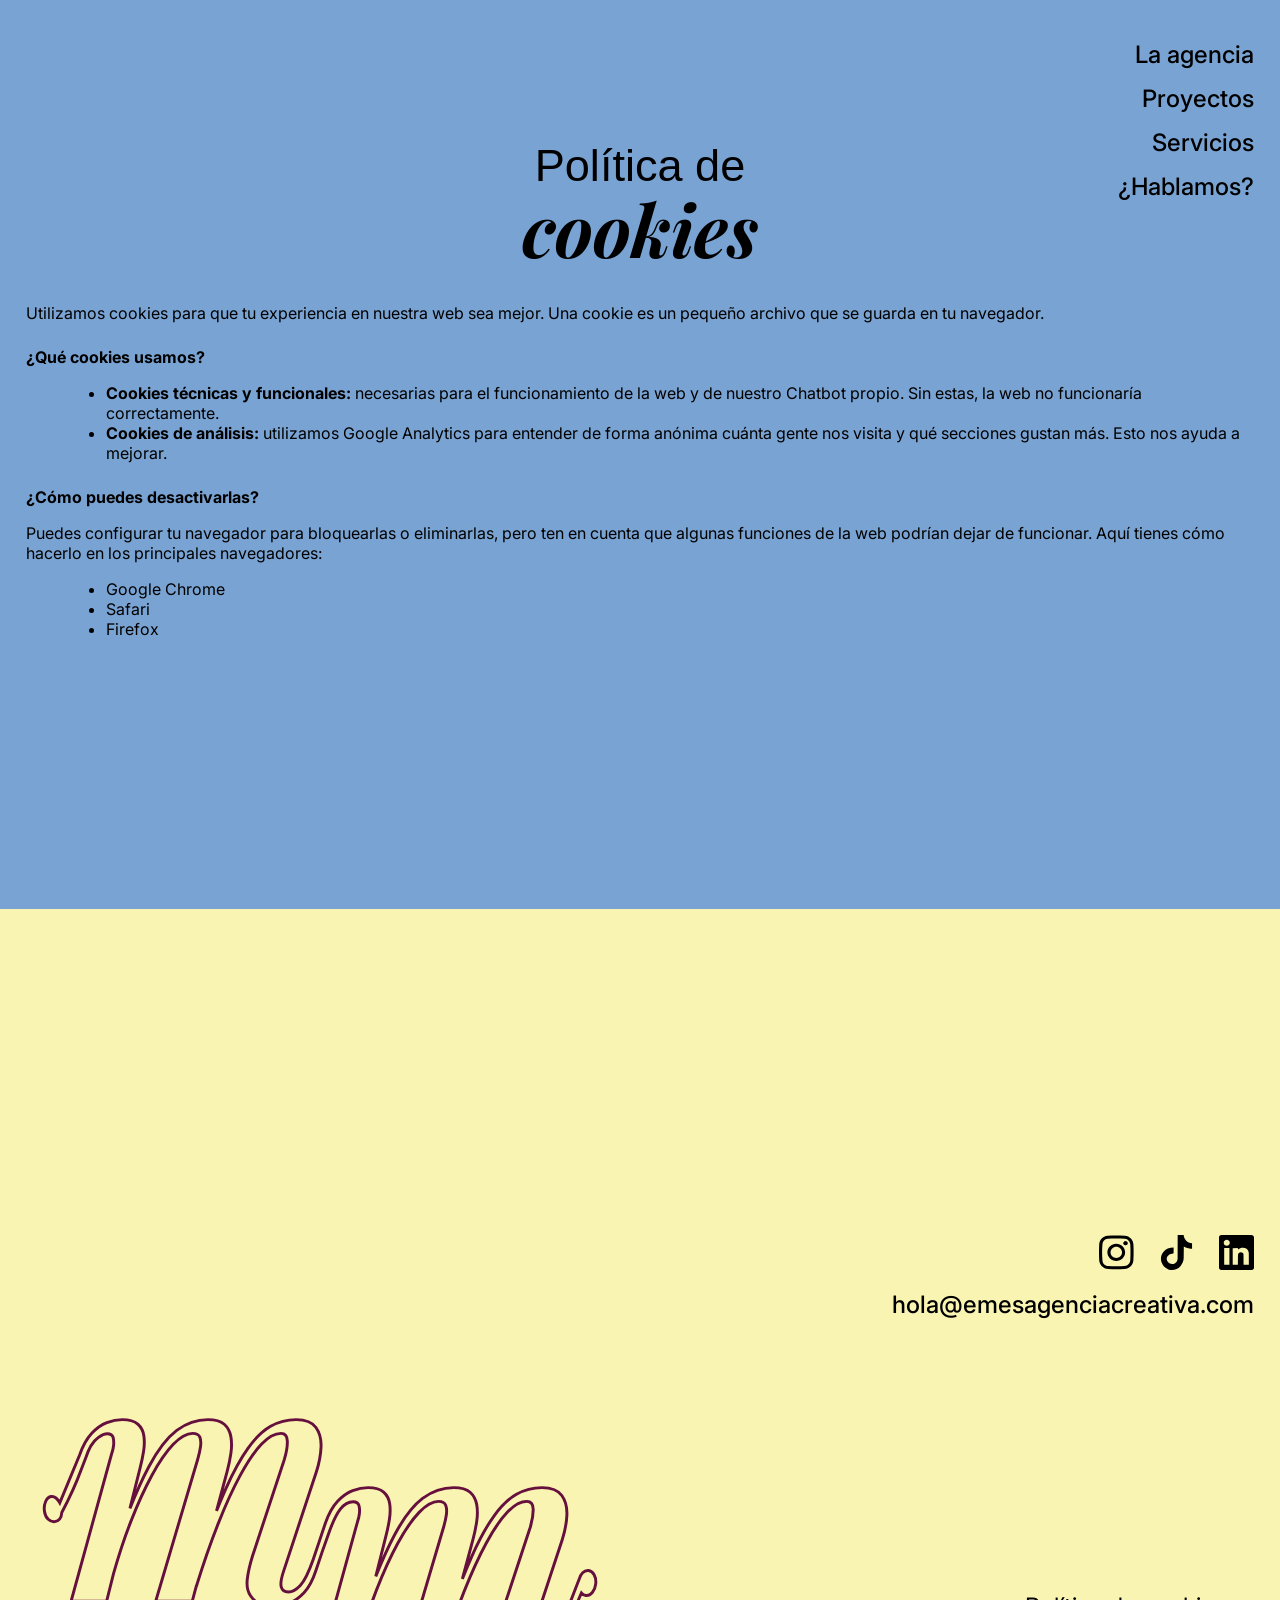
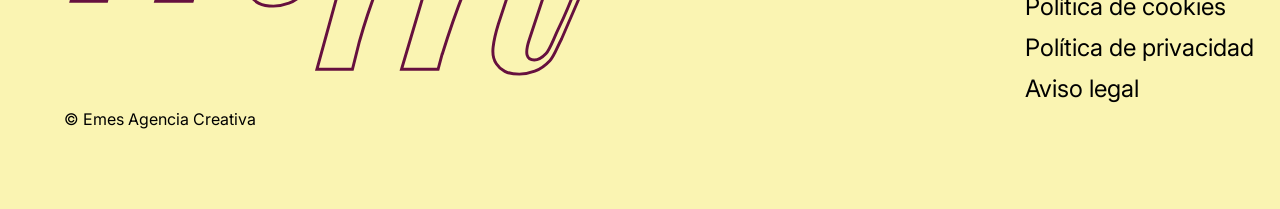
<file: uso de datos/cookies/index.html>
<!DOCTYPE html>
<html lang="es">

<head>
    <meta charset="UTF-8">
    <meta name="viewport" content="width=device-width, initial-scale=1.0">
    <title>Emes Agencia Creativa - Política de cookies</title>
    <link rel="preconnect" href="https://fonts.googleapis.com">
    <link rel="preconnect" href="https://fonts.gstatic.com" crossorigin>
    <link
        href="https://fonts.googleapis.com/css2?family=Inter:wght@100..900&family=Playfair+Display:ital,wght@0,400..900;1,400..900&display=swap"
        rel="stylesheet">
    <link href="https://api.fontshare.com/v2/css?f[]=excon@1,2&display=swap" rel="stylesheet">
    <link rel="stylesheet" href="../../estilo.css">
    <link rel="stylesheet" href="../estilos.css">
    <link rel="stylesheet" href="../../proyectos/estilo-proyectos.css">

</head>

<body>
    <header class="header">
        <nav class="nav-container" id="main-nav">
            <h1 class="header__logo">
                <a href="../../index.html" aria-label="Emes Agencia Creativa - inicio">
                    <img src="../../assets/logo-emes-morado.svg" alt="logo" class="logo-img">
                    <span class="visually-hidden">Emes Agencia Creativa</span>
                </a>
            </h1>

            <input type="checkbox" id="menu-toggle" class="menu-checkbox">

            <label for="menu-toggle" class="nav__burguer" aria-label="Abrir menú">
                <span></span>
                <span></span>
                <span></span>
            </label>

            <div class="header__menu">
                <ul class="header__menu_list">
                    <li><a href="../../la-agencia/index.html">La agencia</a></li>
                    <li><a href="../../proyectos/index.html">Proyectos</a></li>
                    <li><a href="../../servicios/index.html">Servicios</a></li>
                    <li><a href="../../contacto/index.html">¿Hablamos?</a></li>
                </ul>
            </div>

            <!-- OVERLAY MENÚ HAMBURGUESA -->
            <div class="menu__overlay">

                <div class="menu__overlay_header">
                    <?xml version="1.0" encoding="UTF-8"?>
                    <svg id="svg-emes-contorno" data-name="Capa 1" xmlns="http://www.w3.org/2000/svg"
                        viewBox="0 0 265.86 65.79" class="menu__overlay_emes-logo menu__overlay_logo--solid">
                        <defs>
                            <style>
                                .cls-1 {
                                    fill: none;
                                    stroke: #66103e;
                                    stroke-miterlimit: 10;
                                }
                            </style>
                        </defs>
                        <path class="cls-1"
                            d="M264.21,39.66v-.12c-1.44-3.66-4.04-8.09-7.8-13.31l-2.72-3.62c-3.07-4.04-5.23-7.33-6.48-9.89-.31-.64-.76-1.99-1.08-3.75-.47-2.64.33-3.66-.31-4.66-2.44-3.87-8.82-4.66-13.31-2.93-1.08.42-2.81,2.23-3.65,5.11-9.07,19.13-16.88,33.25-21.14,39.73-.57.88-4.19,6.26-9.12,8.18-3.12,1.22-6.31,1.16-6.31,1.16-2.65,0-5.12-.78-7.42-2.34-2.3-1.55-4.17-4.05-5.61-7.47-1.44-3.42-2.16-7.71-2.16-12.86,0-.56,0-1.08,0-1.58.02-2.17,1.78-3.91,3.95-3.91h24.89c2.31,0,4.13-1.98,3.94-4.29-1.15-14.44-8.42-21.65-21.8-21.65-6,0-11.17,1.35-15.52,4.02-2.99,1.84-4.83,3.84-5.28,4.34-3.45,3.78-4.09,6.99-6.69,13.21-.13.31-.27.63-.27.63-.21.44-.41.82-.57,1.12-1.55,3.23-3.14,6.47-4.76,9.72-2.65,5.35-5.31,10.6-7.99,15.76-.03.06-.06.12-.1.18-.56.94-5.39,8.9-8.7,8.9-1.01,0-1.55-.5-1.55-.5-.44-.41-.67-1.06-.67-1.96,0-.78.24-1.91.71-3.38l11.45-34.47c1.08-3.11,1.63-5.96,1.63-8.53,0-2.81-.78-5.03-2.34-6.66-1.55-1.63-3.97-2.46-7.24-2.46-5.23,0-9.84,1.87-13.85,5.61-4.01,3.74-7.97,10.24-11.86,19.52l2.1-7.47c.94-3.5,1.4-6.35,1.4-8.53,0-6.08-3.08-9.12-9.22-9.12-5.61,0-10.43,2.03-14.42,6.08-4.01,4.05-7.93,10.83-11.75,20.33l2.57-10.05c.71-2.65,1.06-4.98,1.06-7.02,0-2.81-.74-5.06-2.22-6.78-1.48-1.71-3.89-2.57-7.24-2.57-1.99,0-3.85.31-5.61.94-1.94.69-3.27,1.58-3.68,1.87-2.9,2.01-4.43,4.65-5.17,6.24-.51.98-.98,2.05-1.4,3.21l-3.15,8.88c-.6,1.59-2.21,5.92-4.39,11.75-2.46,6.56-3.72,9.89-5.74,12.84-.5.73-4.1,5.93-8.05,7.45-1.78.68-5.02,1.15-6.15,1.15h-.09c-2.65,0-5.12-.78-7.42-2.34-2.3-1.55-4.17-4.05-5.61-7.47-1.44-3.42-2.16-7.71-2.16-12.86,0-.56,0-1.08,0-1.58.02-2.17,1.78-3.91,3.95-3.91h24.89c2.31,0,4.13-1.98,3.94-4.29C49.77,8.82,42.51,1.61,29.13,1.61c-8.65,0-15.59,2.78-20.8,8.35C3.1,15.52.5,23.57.5,34.09s2.43,18.06,7.3,23.31c4.87,5.25,11.43,7.89,19.69,7.89,6,0,11-1.78,15.01-5.32,3.62-3.2,6.22-7.02,7.84-11.45.68-1.86,3.89-10.52,9.63-26l2.22-5.96c.57-1.32.95-2.22,1.52-3.55l.33-.73c.24-.55.31-.74.44-1.03,0,0,.26-.58.97-1.48.2-.25.36-.42.4-.47,1.66-1.83,2.95-2.16,3.8-2.16,1.4,0,2.1.82,2.1,2.46,0,.93-.2,2.06-.59,3.38l-12.84,45.45c-.71,2.52,1.18,5.03,3.8,5.03h8.19c1.8,0,3.38-1.22,3.83-2.96l2.28-8.83v.12c3.89-13.01,8.05-23.56,12.44-31.67,4.4-8.1,8.35-12.15,11.86-12.15,1.24,0,1.87.74,1.87,2.22,0,1.16-.31,2.77-.94,4.8l-12.77,43.42c-.74,2.53,1.15,5.07,3.79,5.07h8.43c1.77,0,3.33-1.18,3.8-2.89l2.24-7.99v.35c4.52-14.65,9.02-25.81,13.5-33.48,4.48-7.67,8.31-11.51,11.51-11.51,1.08,0,1.63.78,1.63,2.34,0,1.1-.31,2.65-.94,4.68l-10.52,31.55c-1.16,3.5-1.75,6.55-1.75,9.12,0,2.18.43,3.93,1.28,5.25,1.71,2.81,4.83,4.21,9.34,4.21.61,0,1.61,0,2.87-.21,0,0,2.89-.46,5.67-2,4.04-2.22,6.87-5.51,11.89-15.03,2.3-4.36,5.11-10.1,7.93-17.05-.04.68-.1,1.79-.1,3.18,0,4.59.01,15.44,7.3,23.31,4.87,5.25,11.43,7.89,19.69,7.89,6,0,11-1.78,15.01-5.32.89-.78,3.24-2.86,5.37-6.32,1.18-1.89,1.8-3.44,1.96-3.79,1.23-2.88,5.4-10.26,15.61-26.62,1.61-2.58,5.4-2.52,6.91.12,1.35,2.37,3.38,5.57,6.11,9.59,2.31,3.37,4.02,5.97,5.13,7.83,1.11,1.84,1.89,3.83,2.36,5.93.47,2.12.37,4.32-.31,6.64-.51,1.76-1.48,4.49-4.39,5.92-2.72,1.32-5.58.71-6.57.44-3.65-.97-5.91-3.18-6.98-4.34-2.45-2.65-3.51-5.57-3.98-7.57-.19-.8-.99-1.29-1.79-1.14-.01,0-.02,0-.03,0-.85.17-1.41,1-1.21,1.84.26,1.11.65,2.35,1.21,3.66,1.2,2.84,2.77,4.9,3.97,6.26.77.8,2.55,2.52,4.76,3.89,1.23.76,2.38,1.28,2.69,1.42,1.11.48,1.78.71,2.65.91,2.85.72,8.58,1.14,14.12,0,1.89-.39,5.5-.93,9.45-3.99,2.86-2.21,4.82-5.13,5.88-8.78,1.31-4.47,1.23-8.52-.22-12.16ZM177.42,20.76c.6-5.04,1.62-8.93,3.05-11.65h-.01c1.83-3.46,4.14-5.2,6.95-5.2s4.77,2.01,6.14,6.02c1.04,3.07,1.64,6.77,1.79,11.1.08,2.26-1.69,4.15-3.95,4.15h-10.05c-2.36,0-4.21-2.07-3.93-4.42ZM18.39,20.89c.6-5.04,1.62-8.93,3.05-11.65h-.01c1.83-3.46,4.14-5.2,6.95-5.2s4.77,2.01,6.14,6.02c1.04,3.07,1.64,6.77,1.79,11.1.08,2.26-1.69,4.15-3.95,4.15h-10.05c-2.36,0-4.21-2.07-3.93-4.42Z" />
                    </svg>
                </div>

                <nav class="menu__overlay_nav">
                    <ul class="menu__overlay_nav_list">
                        <li><a href="../../la-agencia/index.html">La agencia</a></li>
                        <li><a href="../../proyectos/index.html">Proyectos</a></li>
                        <li><a href="../../servicios/index.html">Servicios</a></li>
                        <li><a href="../../contacto/index.html">¿Hablamos?</a></li>
                    </ul>
                </nav>

                <div class="menu__overlay_footer">
                    <?xml version="1.0" encoding="UTF-8"?>
                    <svg id="svg-mm-contorno" data-name="Capa 1" xmlns="http://www.w3.org/2000/svg"
                        viewBox="0 0 200.99 90.3" class="logo-mm-contorno__footer">
                        <defs>
                            <style>
                                .cls-1 {
                                    fill: none;
                                    stroke: #66103e;
                                    stroke-miterlimit: 10;
                                }
                            </style>
                        </defs>
                        <path class="cls-1"
                            d="M192.12,53.21c-1.42-.15-2.76,1.22-3.22,3.16-1.03,2.36-2.73,7.93-6.84,16.38-2.03,4.17-3.01,7.31-4.39,8.79-1.39,1.48-2.73,2.23-4.04,2.23s-2.12-.55-2.43-1.64c-.31-1.09-.08-2.81.69-5.16l11.32-34.35c.92-2.89,1.44-5.67,1.56-8.32.12-2.66-.46-4.88-1.73-6.68-1.27-1.8-3.52-2.7-6.76-2.7s-6.07.76-8.72,2.29c-2.66,1.52-5.24,4.03-7.74,7.5-2.5,3.48-5.03,8.09-7.57,13.83-1.02,2.31-2.08,4.84-3.16,7.58l3.63-13.5c.54-2.03.96-4.08,1.27-6.15.31-2.07.31-3.99,0-5.74-.31-1.76-1.06-3.16-2.25-4.22-1.2-1.06-3.06-1.58-5.6-1.58-3.85,0-7.39,1.23-10.63,3.69-3.24,2.46-6.4,6.56-9.48,12.31-2.08,3.87-4.24,8.66-6.49,14.32l3.49-13.91c.46-1.8.85-3.63,1.15-5.51.31-1.88.35-3.65.12-5.33-.23-1.68-.92-3.03-2.08-4.05-1.15-1.01-2.93-1.52-5.31-1.52-1.69,0-3.45.35-5.26,1.05-1.81.7-3.52,1.92-5.14,3.63-1.62,1.72-3,4.18-4.16,7.38l-2.58,7.74h-.01l-1.62,4.81c-1.54,4.38-3.01,7.31-4.39,8.79-1.39,1.48-2.73,2.23-4.04,2.23s-2.12-.55-2.43-1.64c-.31-1.09-.08-2.81.69-5.16l11.32-34.35c.92-2.89,1.44-5.67,1.56-8.32.12-2.66-.46-4.88-1.73-6.68-1.27-1.8-3.52-2.7-6.76-2.7s-6.07.76-8.72,2.29c-2.66,1.52-5.24,4.03-7.74,7.5-2.5,3.48-5.03,8.09-7.57,13.83-1.02,2.31-2.08,4.84-3.16,7.58l3.63-13.5c.54-2.03.96-4.08,1.27-6.15.31-2.07.31-3.99,0-5.74-.31-1.76-1.06-3.16-2.25-4.22-1.2-1.06-3.06-1.58-5.6-1.58-3.85,0-7.39,1.23-10.63,3.69-3.24,2.46-6.4,6.56-9.48,12.31-2.08,3.87-4.24,8.66-6.49,14.32l3.49-13.91c.46-1.8.85-3.63,1.15-5.51.31-1.88.35-3.65.12-5.33-.23-1.68-.92-3.03-2.08-4.05-1.15-1.01-2.93-1.52-5.31-1.52-1.69,0-3.45.35-5.26,1.05-1.81.7-3.52,1.92-5.14,3.63-1.62,1.72-3,4.18-4.16,7.38l-6.76,16.34c-.69-1.26-1.85-2.3-2.96-2.14-1.63.23-2.61,2.62-2.28,5,.33,2.38,1.92,3.79,3.55,3.55,1.32-.19,2.25-1.3,2.38-3.11,4.91-9.22,6.19-13.57,7.1-15.9.84-2.15,1.16-2.99,1.9-4.96.3-.8.98-2.17,2.15-3.53,0,0,2.2-2.52,4.39-2.52,1.08,0,1.73.41,1.96,1.23.23.82.29,1.76.17,2.81-.12,1.06-.33,1.98-.64,2.76l-13.87,50.41h12.13l2.36-9.4c1.79-6.35,3.75-12.29,5.9-17.79,2.35-6.02,4.76-11.29,7.22-15.82,2.46-4.53,4.89-8.05,7.28-10.55,2.39-2.5,4.58-3.75,6.59-3.75,1.31,0,2.14.43,2.48,1.29.35.86.42,1.95.23,3.28-.19,1.33-.52,2.77-.98,4.34l-14.33,48.41h12.48l1.43-5.32-.04.28c2.46-7.97,4.97-15.16,7.51-21.57,2.54-6.41,5.06-11.92,7.57-16.53,2.5-4.61,4.91-8.13,7.22-10.55,2.31-2.42,4.51-3.63,6.59-3.63,1.46,0,2.2.92,2.2,2.75s-.35,3.89-1.04,6.15l-10.86,32.94c-.92,2.97-1.52,5.61-1.79,7.91-.27,2.31.1,4.2,1.1,5.69.69,1.1,1.66,1.95,2.89,2.58,1.23.62,2.89.94,4.97.94,1.69,0,3.45-.33,5.26-1s3.52-1.85,5.14-3.58c1.62-1.72,2.96-4.22,4.04-7.5l2.57-7.62h.02l1.73-4.92c1.39-3.99,2.73-6.82,4.04-8.5,1.31-1.68,2.77-2.52,4.39-2.52,1.08,0,1.73.41,1.96,1.23.23.82.29,1.76.17,2.81-.12,1.06-.33,1.98-.64,2.76l-13.87,50.41h12.13l2.36-9.4c1.79-6.35,3.75-12.29,5.9-17.79,2.35-6.02,4.76-11.29,7.22-15.82,2.46-4.53,4.89-8.05,7.28-10.55,2.39-2.5,4.58-3.75,6.59-3.75,1.31,0,2.14.43,2.48,1.29.35.86.42,1.95.23,3.28-.19,1.33-.52,2.77-.98,4.34l-14.33,48.41h12.48l1.43-5.32-.04.28c2.46-7.97,4.97-15.16,7.51-21.57,2.54-6.41,5.06-11.92,7.57-16.53,2.5-4.61,4.91-8.13,7.22-10.55,2.31-2.42,4.51-3.63,6.59-3.63,1.46,0,2.2.92,2.2,2.75s-.35,3.89-1.04,6.15l-10.86,32.94c-.92,2.97-1.52,5.61-1.79,7.91-.27,2.31.1,4.2,1.1,5.69.69,1.1,1.66,1.95,2.89,2.58,1.23.62,2.89.94,4.97.94,1.69,0,3.45-.33,5.26-1s3.52-1.85,5.14-3.58c1.62-1.72,2.35-4.35,4.04-7.5l6.74-15.61c.42.49.94.81,1.53.87,1.62.17,3.12-1.61,3.36-3.98.24-2.36-.88-4.41-2.5-4.58Z" />
                    </svg>

                    <div class="footer__items">
                        <div class="footer__social-icons">
                            <a href="#" aria-label="Instagram">
                                <svg width="44" height="43" viewBox="0 0 44 43" fill="none"
                                    xmlns="http://www.w3.org/2000/svg">
                                    <path
                                        d="M31.9839 42.2702C24.9396 42.6569 18.2015 42.6569 11.4635 42.2702C5.20669 41.8835 0.612551 37.4577 0.262522 31.3562C-0.0875074 24.6961 -0.0875074 18.1649 0.262522 11.4618C0.525044 5.66109 4.8129 0.891594 10.6759 0.418942C18.0703 -0.139647 25.1584 -0.139647 32.5527 0.418942C38.6345 0.848626 43.0536 5.70406 43.3162 11.6767C43.5787 18.3368 43.5787 24.6961 43.2286 31.3562C42.9224 37.3288 38.4157 42.0124 32.0277 42.3131L31.9839 42.2702ZM32.1152 38.403C36.4906 38.1452 39.1158 34.7507 39.3345 30.8406C39.6846 24.3953 39.6846 18.1219 39.3345 11.6337C39.1158 7.80951 36.5343 4.58688 32.509 4.24313C25.1584 3.64157 17.9828 3.5986 10.6759 4.2861C7.26311 4.62985 4.68165 7.29389 4.37537 10.6884C3.71906 17.7352 3.76282 24.6961 4.37537 31.7429C4.68165 35.4382 7.6569 38.1452 11.4197 38.403C18.289 38.8327 25.0709 38.8757 32.1589 38.403H32.1152Z"
                                        fill="black" />
                                    <path
                                        d="M35.9217 9.91453C35.9217 8.49657 34.7404 7.37939 33.3403 7.37939C31.9401 7.37939 30.7588 8.49657 30.7588 9.91453C30.7588 11.3325 31.9401 12.4497 33.3403 12.4497C34.7404 12.4497 35.9217 11.3325 35.9217 9.91453Z"
                                        fill="black" />
                                    <path
                                        d="M32.8593 21.3017C32.8593 27.3172 27.8714 32.2156 21.7021 32.2156C15.5328 32.2156 10.5449 27.3172 10.5449 21.3017C10.5449 15.2861 15.5328 10.3877 21.7021 10.3877C27.8714 10.3877 32.8593 15.2861 32.8593 21.3017ZM28.9652 21.2587C28.9652 17.3486 25.7275 14.1689 21.7459 14.1689C17.7643 14.1689 14.5265 17.3486 14.5265 21.2587C14.5265 25.1688 17.7643 28.3485 21.7459 28.3485C25.7275 28.3485 28.9652 25.1688 28.9652 21.2587Z"
                                        fill="black" />
                                    <path
                                        d="M33.3403 12.4497C34.766 12.4497 35.9217 11.3146 35.9217 9.91453C35.9217 8.51441 34.766 7.37939 33.3403 7.37939C31.9146 7.37939 30.7588 8.51441 30.7588 9.91453C30.7588 11.3146 31.9146 12.4497 33.3403 12.4497Z"
                                        fill="black" />
                                </svg>
                            </a>

                            <a href="#" aria-label="TikTok">
                                <svg width="40" height="45" viewBox="0 0 40 45" fill="none"
                                    xmlns="http://www.w3.org/2000/svg">
                                    <path
                                        d="M9.56337 44.2223C5.0396 42.7078 2.05306 38.9866 0.867215 35.4817C-0.757829 30.7219 -0.0990411 25.8757 2.84361 22.1111C6.04977 18.0005 10.9688 16.2264 16.2832 16.1831V23.5823C13.7797 24.2747 11.2763 24.7074 9.47555 26.2218C6.22546 28.9911 7.05993 33.7941 10.3539 36.0442C12.5499 37.5154 15.1852 37.9481 17.6447 36.7365C19.4893 35.8278 21.4218 33.1451 21.4218 30.4623L21.5096 0H29.1518C29.8984 5.92804 33.7633 10.3416 40 10.4714V17.7408C36.135 18.0437 33.0167 16.7456 29.4153 14.885L29.2396 29.7267C29.2396 33.5778 27.5267 37.2558 25.0233 40.0683C21.2022 44.3521 15.273 46.1262 9.56337 44.2656V44.2223Z"
                                        fill="black" />
                                </svg>
                            </a>

                            <a href="#" aria-label="LinkedIn">
                                <svg width="43" height="43" viewBox="0 0 43 43" fill="none"
                                    xmlns="http://www.w3.org/2000/svg">
                                    <path
                                        d="M40.223 42.9566H2.73362C1.30174 42.9566 0 41.5247 0 40.1362V3.25429C0 1.34511 1.04141 0.347124 2.95059 0H39.8759C41.3945 0 43 1.30172 43 2.82038V40.1362C43 41.3946 41.8719 43 40.2664 43L40.223 42.9566ZM13.2775 9.5893C13.2775 7.54995 11.5853 5.85772 9.54596 5.85772C7.50661 5.85772 5.81438 7.50656 5.81438 9.5893C5.81438 11.672 7.50661 13.3209 9.54596 13.3209C11.5853 13.3209 13.2775 11.672 13.2775 9.5893ZM23.3007 24.776C23.3007 22.6932 25.0363 21.4349 26.5984 21.3047C28.0737 21.218 30.113 22.2593 30.113 24.0817L30.1998 36.6216H36.665L36.6216 22.6499C36.6216 18.7447 33.888 15.9243 30.0696 15.5772C27.553 15.3602 25.3401 16.1847 23.6044 17.8769L22.9536 16.0545L16.8355 16.1413V36.665H23.1706L23.3007 24.776ZM12.8002 16.0545H6.37841V36.665H12.8002V16.0545Z"
                                        fill="black" />
                                </svg>
                            </a>
                        </div>

                        <p class="footer__copyright">© Emes Agencia Creativa</p>
                    </div>
                </div>
            </div>
        </nav>
    </header>

    <main>
        <h2 class="h2__header h2__header_display">
            <span class="titulo1-excon ">Política de</span>
            <span class="titulo2-playfair">cookies</span>
        </h2>

        <article class="padding-movil padding-desktop">
            <div class="article__space_p">
                <div>
                    <p>Utilizamos cookies para que tu experiencia en nuestra web sea mejor. Una cookie es un pequeño
                        archivo que se guarda en
                        tu navegador.</p>
                </div>
                <div>
                    <p class="bold">¿Qué cookies usamos?</p>
                    <ul>
                        <li><span class="bold">Cookies técnicas y funcionales:</span> necesarias para el funcionamiento
                            de la web y de nuestro Chatbot propio. Sin estas, la web no funcionaría correctamente.</li>
                        <li><span class="bold">Cookies de análisis:</span> utilizamos Google Analytics para entender de
                            forma anónima cuánta gente nos visita y qué secciones gustan más. Esto nos ayuda a mejorar.
                        </li>
                    </ul>
                </div>

                <div>
                    <p class="bold">¿Cómo puedes desactivarlas?</p>
                    <p>Puedes configurar tu navegador para bloquearlas o eliminarlas, pero ten en cuenta que algunas
                        funciones de la web
                        podrían dejar de funcionar. Aquí tienes cómo hacerlo en los principales navegadores:</p>
                    <ul>
                        <li> <a href="https://support.google.com/chrome/answer/95647?hl=es">Google Chrome</a></li>
                        <li> <a href="https://support.apple.com/es-es/guide/safari/sfri11471/mac">Safari</a></li>
                        <li> <a
                                href="https://support.mozilla.org/es/kb/Protecci%C3%B3n-contra-el-rastreo-mejorada-en-Firefox-para-escritorio?redirectslug=enable-and-disable-cookies-website-preferences&redirectlocale=en-US">Firefox</a>
                        </li>
                    </ul>
                </div>
            </div>
        </article>
    </main>



    <!-- FOOTER MÓVIL -->
    <footer class="footer-mobile">
        <div class="footer-mobile__top">
            <a href="mailto:hola@emesagenciacreativa.com" class="footer-mobile__email">hola@emesagenciacreativa.com</a>

            <!-- nav semántico para los links legales, usamos nav porque es un grupo de enlaces de navegación pero se diferencia del nav principal del header con aria label-->
            <nav class="footer-mobile__legal" aria-label="Enlaces legales">
                <a href="#">Política de cookies</a>
                <a href="#">Política de privacidad</a>
                <a href="#">Aviso legal</a>
            </nav>
        </div>
        <div class="footer-mobile__bottom">
            <!-- SVG de logo-mm-contorno -->
            <?xml version="1.0" encoding="UTF-8"?>
            <svg id="svg-mm-contorno" data-name="Capa 1" xmlns="http://www.w3.org/2000/svg" viewBox="0 0 200.99 90.3"
                class="logo-mm-contorno__footer">
                <defs>
                    <style>
                        .cls-1 {
                            fill: none;
                            stroke: #66103e;
                            stroke-miterlimit: 10;
                        }
                    </style>
                </defs>
                <path class="cls-1"
                    d="M192.12,53.21c-1.42-.15-2.76,1.22-3.22,3.16-1.03,2.36-2.73,7.93-6.84,16.38-2.03,4.17-3.01,7.31-4.39,8.79-1.39,1.48-2.73,2.23-4.04,2.23s-2.12-.55-2.43-1.64c-.31-1.09-.08-2.81.69-5.16l11.32-34.35c.92-2.89,1.44-5.67,1.56-8.32.12-2.66-.46-4.88-1.73-6.68-1.27-1.8-3.52-2.7-6.76-2.7s-6.07.76-8.72,2.29c-2.66,1.52-5.24,4.03-7.74,7.5-2.5,3.48-5.03,8.09-7.57,13.83-1.02,2.31-2.08,4.84-3.16,7.58l3.63-13.5c.54-2.03.96-4.08,1.27-6.15.31-2.07.31-3.99,0-5.74-.31-1.76-1.06-3.16-2.25-4.22-1.2-1.06-3.06-1.58-5.6-1.58-3.85,0-7.39,1.23-10.63,3.69-3.24,2.46-6.4,6.56-9.48,12.31-2.08,3.87-4.24,8.66-6.49,14.32l3.49-13.91c.46-1.8.85-3.63,1.15-5.51.31-1.88.35-3.65.12-5.33-.23-1.68-.92-3.03-2.08-4.05-1.15-1.01-2.93-1.52-5.31-1.52-1.69,0-3.45.35-5.26,1.05-1.81.7-3.52,1.92-5.14,3.63-1.62,1.72-3,4.18-4.16,7.38l-2.58,7.74h-.01l-1.62,4.81c-1.54,4.38-3.01,7.31-4.39,8.79-1.39,1.48-2.73,2.23-4.04,2.23s-2.12-.55-2.43-1.64c-.31-1.09-.08-2.81.69-5.16l11.32-34.35c.92-2.89,1.44-5.67,1.56-8.32.12-2.66-.46-4.88-1.73-6.68-1.27-1.8-3.52-2.7-6.76-2.7s-6.07.76-8.72,2.29c-2.66,1.52-5.24,4.03-7.74,7.5-2.5,3.48-5.03,8.09-7.57,13.83-1.02,2.31-2.08,4.84-3.16,7.58l3.63-13.5c.54-2.03.96-4.08,1.27-6.15.31-2.07.31-3.99,0-5.74-.31-1.76-1.06-3.16-2.25-4.22-1.2-1.06-3.06-1.58-5.6-1.58-3.85,0-7.39,1.23-10.63,3.69-3.24,2.46-6.4,6.56-9.48,12.31-2.08,3.87-4.24,8.66-6.49,14.32l3.49-13.91c.46-1.8.85-3.63,1.15-5.51.31-1.88.35-3.65.12-5.33-.23-1.68-.92-3.03-2.08-4.05-1.15-1.01-2.93-1.52-5.31-1.52-1.69,0-3.45.35-5.26,1.05-1.81.7-3.52,1.92-5.14,3.63-1.62,1.72-3,4.18-4.16,7.38l-6.76,16.34c-.69-1.26-1.85-2.3-2.96-2.14-1.63.23-2.61,2.62-2.28,5,.33,2.38,1.92,3.79,3.55,3.55,1.32-.19,2.25-1.3,2.38-3.11,4.91-9.22,6.19-13.57,7.1-15.9.84-2.15,1.16-2.99,1.9-4.96.3-.8.98-2.17,2.15-3.53,0,0,2.2-2.52,4.39-2.52,1.08,0,1.73.41,1.96,1.23.23.82.29,1.76.17,2.81-.12,1.06-.33,1.98-.64,2.76l-13.87,50.41h12.13l2.36-9.4c1.79-6.35,3.75-12.29,5.9-17.79,2.35-6.02,4.76-11.29,7.22-15.82,2.46-4.53,4.89-8.05,7.28-10.55,2.39-2.5,4.58-3.75,6.59-3.75,1.31,0,2.14.43,2.48,1.29.35.86.42,1.95.23,3.28-.19,1.33-.52,2.77-.98,4.34l-14.33,48.41h12.48l1.43-5.32-.04.28c2.46-7.97,4.97-15.16,7.51-21.57,2.54-6.41,5.06-11.92,7.57-16.53,2.5-4.61,4.91-8.13,7.22-10.55,2.31-2.42,4.51-3.63,6.59-3.63,1.46,0,2.2.92,2.2,2.75s-.35,3.89-1.04,6.15l-10.86,32.94c-.92,2.97-1.52,5.61-1.79,7.91-.27,2.31.1,4.2,1.1,5.69.69,1.1,1.66,1.95,2.89,2.58,1.23.62,2.89.94,4.97.94,1.69,0,3.45-.33,5.26-1s3.52-1.85,5.14-3.58c1.62-1.72,2.96-4.22,4.04-7.5l2.57-7.62h.02l1.73-4.92c1.39-3.99,2.73-6.82,4.04-8.5,1.31-1.68,2.77-2.52,4.39-2.52,1.08,0,1.73.41,1.96,1.23.23.82.29,1.76.17,2.81-.12,1.06-.33,1.98-.64,2.76l-13.87,50.41h12.13l2.36-9.4c1.79-6.35,3.75-12.29,5.9-17.79,2.35-6.02,4.76-11.29,7.22-15.82,2.46-4.53,4.89-8.05,7.28-10.55,2.39-2.5,4.58-3.75,6.59-3.75,1.31,0,2.14.43,2.48,1.29.35.86.42,1.95.23,3.28-.19,1.33-.52,2.77-.98,4.34l-14.33,48.41h12.48l1.43-5.32-.04.28c2.46-7.97,4.97-15.16,7.51-21.57,2.54-6.41,5.06-11.92,7.57-16.53,2.5-4.61,4.91-8.13,7.22-10.55,2.31-2.42,4.51-3.63,6.59-3.63,1.46,0,2.2.92,2.2,2.75s-.35,3.89-1.04,6.15l-10.86,32.94c-.92,2.97-1.52,5.61-1.79,7.91-.27,2.31.1,4.2,1.1,5.69.69,1.1,1.66,1.95,2.89,2.58,1.23.62,2.89.94,4.97.94,1.69,0,3.45-.33,5.26-1s3.52-1.85,5.14-3.58c1.62-1.72,2.35-4.35,4.04-7.5l6.74-15.61c.42.49.94.81,1.53.87,1.62.17,3.12-1.61,3.36-3.98.24-2.36-.88-4.41-2.5-4.58Z" />
            </svg>

            <div class="footer__social-icons">
                <a href="#" aria-label="Instagram">
                    <!-- SVG de instagram -->
                    <svg width="44" height="43" viewBox="0 0 44 43" fill="none" xmlns="http://www.w3.org/2000/svg">
                        <path
                            d="M31.9839 42.2702C24.9396 42.6569 18.2015 42.6569 11.4635 42.2702C5.20669 41.8835 0.612551 37.4577 0.262522 31.3562C-0.0875074 24.6961 -0.0875074 18.1649 0.262522 11.4618C0.525044 5.66109 4.8129 0.891594 10.6759 0.418942C18.0703 -0.139647 25.1584 -0.139647 32.5527 0.418942C38.6345 0.848626 43.0536 5.70406 43.3162 11.6767C43.5787 18.3368 43.5787 24.6961 43.2286 31.3562C42.9224 37.3288 38.4157 42.0124 32.0277 42.3131L31.9839 42.2702ZM32.1152 38.403C36.4906 38.1452 39.1158 34.7507 39.3345 30.8406C39.6846 24.3953 39.6846 18.1219 39.3345 11.6337C39.1158 7.80951 36.5343 4.58688 32.509 4.24313C25.1584 3.64157 17.9828 3.5986 10.6759 4.2861C7.26311 4.62985 4.68165 7.29389 4.37537 10.6884C3.71906 17.7352 3.76282 24.6961 4.37537 31.7429C4.68165 35.4382 7.6569 38.1452 11.4197 38.403C18.289 38.8327 25.0709 38.8757 32.1589 38.403H32.1152Z"
                            fill="black" />
                        <path
                            d="M35.9217 9.91453C35.9217 8.49657 34.7404 7.37939 33.3403 7.37939C31.9401 7.37939 30.7588 8.49657 30.7588 9.91453C30.7588 11.3325 31.9401 12.4497 33.3403 12.4497C34.7404 12.4497 35.9217 11.3325 35.9217 9.91453Z"
                            fill="black" />
                        <path
                            d="M32.8593 21.3017C32.8593 27.3172 27.8714 32.2156 21.7021 32.2156C15.5328 32.2156 10.5449 27.3172 10.5449 21.3017C10.5449 15.2861 15.5328 10.3877 21.7021 10.3877C27.8714 10.3877 32.8593 15.2861 32.8593 21.3017ZM28.9652 21.2587C28.9652 17.3486 25.7275 14.1689 21.7459 14.1689C17.7643 14.1689 14.5265 17.3486 14.5265 21.2587C14.5265 25.1688 17.7643 28.3485 21.7459 28.3485C25.7275 28.3485 28.9652 25.1688 28.9652 21.2587Z"
                            fill="black" />
                        <path
                            d="M33.3403 12.4497C34.766 12.4497 35.9217 11.3146 35.9217 9.91453C35.9217 8.51441 34.766 7.37939 33.3403 7.37939C31.9146 7.37939 30.7588 8.51441 30.7588 9.91453C30.7588 11.3146 31.9146 12.4497 33.3403 12.4497Z"
                            fill="black" />
                    </svg>
                </a>

                <a href="#" aria-label="TikTok">
                    <!-- SVG TikTok -->
                    <svg width="40" height="45" viewBox="0 0 40 45" fill="none" xmlns="http://www.w3.org/2000/svg">
                        <path
                            d="M9.56337 44.2223C5.0396 42.7078 2.05306 38.9866 0.867215 35.4817C-0.757829 30.7219 -0.0990411 25.8757 2.84361 22.1111C6.04977 18.0005 10.9688 16.2264 16.2832 16.1831V23.5823C13.7797 24.2747 11.2763 24.7074 9.47555 26.2218C6.22546 28.9911 7.05993 33.7941 10.3539 36.0442C12.5499 37.5154 15.1852 37.9481 17.6447 36.7365C19.4893 35.8278 21.4218 33.1451 21.4218 30.4623L21.5096 0H29.1518C29.8984 5.92804 33.7633 10.3416 40 10.4714V17.7408C36.135 18.0437 33.0167 16.7456 29.4153 14.885L29.2396 29.7267C29.2396 33.5778 27.5267 37.2558 25.0233 40.0683C21.2022 44.3521 15.273 46.1262 9.56337 44.2656V44.2223Z"
                            fill="black" />
                    </svg>
                </a>

                <a href="#" aria-label="LinkedIn">
                    <!-- SVG Linkedin -->
                    <svg width="43" height="43" viewBox="0 0 43 43" fill="none" xmlns="http://www.w3.org/2000/svg">
                        <path
                            d="M40.223 42.9566H2.73362C1.30174 42.9566 0 41.5247 0 40.1362V3.25429C0 1.34511 1.04141 0.347124 2.95059 0H39.8759C41.3945 0 43 1.30172 43 2.82038V40.1362C43 41.3946 41.8719 43 40.2664 43L40.223 42.9566ZM13.2775 9.5893C13.2775 7.54995 11.5853 5.85772 9.54596 5.85772C7.50661 5.85772 5.81438 7.50656 5.81438 9.5893C5.81438 11.672 7.50661 13.3209 9.54596 13.3209C11.5853 13.3209 13.2775 11.672 13.2775 9.5893ZM23.3007 24.776C23.3007 22.6932 25.0363 21.4349 26.5984 21.3047C28.0737 21.218 30.113 22.2593 30.113 24.0817L30.1998 36.6216H36.665L36.6216 22.6499C36.6216 18.7447 33.888 15.9243 30.0696 15.5772C27.553 15.3602 25.3401 16.1847 23.6044 17.8769L22.9536 16.0545L16.8355 16.1413V36.665H23.1706L23.3007 24.776ZM12.8002 16.0545H6.37841V36.665H12.8002V16.0545Z"
                            fill="black" />
                    </svg>
                </a>
            </div>
            <p class="footer__copyright">© Emes Agencia Creativa</p>
        </div>
    </footer>
    <!-- FOOTER MÓVIL -->



    <!-- FOOTER DESKTOP -->
    <footer class="footer-desktop">
        <!-- hacemos dos columnas para facilitar el diseño -->
        <div class="footer-desktop__left">
            <div class="footer-desktop__brand-group">
                <!-- aria-hidden="true" porque es decorativo — el copyright ya identifica la marca, no hace falta que el lector de pantalla lo lea dos veces  -->

                <!-- SVG de logo-mm-contorno -->
                <?xml version="1.0" encoding="UTF-8"?>
                <svg id="Capa_1" data-name="Capa 1" xmlns="http://www.w3.org/2000/svg" viewBox="0 0 200.99 90.3"
                    class="footer-desktop__logo">
                    <defs>
                        <style>
                            .cls-1 {
                                fill: none;
                                stroke: #66103e;
                                stroke-miterlimit: 10;
                            }
                        </style>
                    </defs>
                    <path class="cls-1"
                        d="M192.12,53.21c-1.42-.15-2.76,1.22-3.22,3.16-1.03,2.36-2.73,7.93-6.84,16.38-2.03,4.17-3.01,7.31-4.39,8.79-1.39,1.48-2.73,2.23-4.04,2.23s-2.12-.55-2.43-1.64c-.31-1.09-.08-2.81.69-5.16l11.32-34.35c.92-2.89,1.44-5.67,1.56-8.32.12-2.66-.46-4.88-1.73-6.68-1.27-1.8-3.52-2.7-6.76-2.7s-6.07.76-8.72,2.29c-2.66,1.52-5.24,4.03-7.74,7.5-2.5,3.48-5.03,8.09-7.57,13.83-1.02,2.31-2.08,4.84-3.16,7.58l3.63-13.5c.54-2.03.96-4.08,1.27-6.15.31-2.07.31-3.99,0-5.74-.31-1.76-1.06-3.16-2.25-4.22-1.2-1.06-3.06-1.58-5.6-1.58-3.85,0-7.39,1.23-10.63,3.69-3.24,2.46-6.4,6.56-9.48,12.31-2.08,3.87-4.24,8.66-6.49,14.32l3.49-13.91c.46-1.8.85-3.63,1.15-5.51.31-1.88.35-3.65.12-5.33-.23-1.68-.92-3.03-2.08-4.05-1.15-1.01-2.93-1.52-5.31-1.52-1.69,0-3.45.35-5.26,1.05-1.81.7-3.52,1.92-5.14,3.63-1.62,1.72-3,4.18-4.16,7.38l-2.58,7.74h-.01l-1.62,4.81c-1.54,4.38-3.01,7.31-4.39,8.79-1.39,1.48-2.73,2.23-4.04,2.23s-2.12-.55-2.43-1.64c-.31-1.09-.08-2.81.69-5.16l11.32-34.35c.92-2.89,1.44-5.67,1.56-8.32.12-2.66-.46-4.88-1.73-6.68-1.27-1.8-3.52-2.7-6.76-2.7s-6.07.76-8.72,2.29c-2.66,1.52-5.24,4.03-7.74,7.5-2.5,3.48-5.03,8.09-7.57,13.83-1.02,2.31-2.08,4.84-3.16,7.58l3.63-13.5c.54-2.03.96-4.08,1.27-6.15.31-2.07.31-3.99,0-5.74-.31-1.76-1.06-3.16-2.25-4.22-1.2-1.06-3.06-1.58-5.6-1.58-3.85,0-7.39,1.23-10.63,3.69-3.24,2.46-6.4,6.56-9.48,12.31-2.08,3.87-4.24,8.66-6.49,14.32l3.49-13.91c.46-1.8.85-3.63,1.15-5.51.31-1.88.35-3.65.12-5.33-.23-1.68-.92-3.03-2.08-4.05-1.15-1.01-2.93-1.52-5.31-1.52-1.69,0-3.45.35-5.26,1.05-1.81.7-3.52,1.92-5.14,3.63-1.62,1.72-3,4.18-4.16,7.38l-6.76,16.34c-.69-1.26-1.85-2.3-2.96-2.14-1.63.23-2.61,2.62-2.28,5,.33,2.38,1.92,3.79,3.55,3.55,1.32-.19,2.25-1.3,2.38-3.11,4.91-9.22,6.19-13.57,7.1-15.9.84-2.15,1.16-2.99,1.9-4.96.3-.8.98-2.17,2.15-3.53,0,0,2.2-2.52,4.39-2.52,1.08,0,1.73.41,1.96,1.23.23.82.29,1.76.17,2.81-.12,1.06-.33,1.98-.64,2.76l-13.87,50.41h12.13l2.36-9.4c1.79-6.35,3.75-12.29,5.9-17.79,2.35-6.02,4.76-11.29,7.22-15.82,2.46-4.53,4.89-8.05,7.28-10.55,2.39-2.5,4.58-3.75,6.59-3.75,1.31,0,2.14.43,2.48,1.29.35.86.42,1.95.23,3.28-.19,1.33-.52,2.77-.98,4.34l-14.33,48.41h12.48l1.43-5.32-.04.28c2.46-7.97,4.97-15.16,7.51-21.57,2.54-6.41,5.06-11.92,7.57-16.53,2.5-4.61,4.91-8.13,7.22-10.55,2.31-2.42,4.51-3.63,6.59-3.63,1.46,0,2.2.92,2.2,2.75s-.35,3.89-1.04,6.15l-10.86,32.94c-.92,2.97-1.52,5.61-1.79,7.91-.27,2.31.1,4.2,1.1,5.69.69,1.1,1.66,1.95,2.89,2.58,1.23.62,2.89.94,4.97.94,1.69,0,3.45-.33,5.26-1s3.52-1.85,5.14-3.58c1.62-1.72,2.96-4.22,4.04-7.5l2.57-7.62h.02l1.73-4.92c1.39-3.99,2.73-6.82,4.04-8.5,1.31-1.68,2.77-2.52,4.39-2.52,1.08,0,1.73.41,1.96,1.23.23.82.29,1.76.17,2.81-.12,1.06-.33,1.98-.64,2.76l-13.87,50.41h12.13l2.36-9.4c1.79-6.35,3.75-12.29,5.9-17.79,2.35-6.02,4.76-11.29,7.22-15.82,2.46-4.53,4.89-8.05,7.28-10.55,2.39-2.5,4.58-3.75,6.59-3.75,1.31,0,2.14.43,2.48,1.29.35.86.42,1.95.23,3.28-.19,1.33-.52,2.77-.98,4.34l-14.33,48.41h12.48l1.43-5.32-.04.28c2.46-7.97,4.97-15.16,7.51-21.57,2.54-6.41,5.06-11.92,7.57-16.53,2.5-4.61,4.91-8.13,7.22-10.55,2.31-2.42,4.51-3.63,6.59-3.63,1.46,0,2.2.92,2.2,2.75s-.35,3.89-1.04,6.15l-10.86,32.94c-.92,2.97-1.52,5.61-1.79,7.91-.27,2.31.1,4.2,1.1,5.69.69,1.1,1.66,1.95,2.89,2.58,1.23.62,2.89.94,4.97.94,1.69,0,3.45-.33,5.26-1s3.52-1.85,5.14-3.58c1.62-1.72,2.35-4.35,4.04-7.5l6.74-15.61c.42.49.94.81,1.53.87,1.62.17,3.12-1.61,3.36-3.98.24-2.36-.88-4.41-2.5-4.58Z" />
                </svg>
                <p class="footer-desktop__copy">© Emes Agencia Creativa</p>
            </div>
        </div>

        <div class="footer-desktop__right">
            <div class="footer-desktop__contact-group">
                <!-- fila de iconos sociales -->
                <div class="social-icons-desktop">
                    <a href="#" aria-label="Instagram">
                        <!-- SVG de instagram -->
                        <svg width="44" height="43" viewBox="0 0 44 43" fill="none" xmlns="http://www.w3.org/2000/svg">
                            <path
                                d="M31.9839 42.2702C24.9396 42.6569 18.2015 42.6569 11.4635 42.2702C5.20669 41.8835 0.612551 37.4577 0.262522 31.3562C-0.0875074 24.6961 -0.0875074 18.1649 0.262522 11.4618C0.525044 5.66109 4.8129 0.891594 10.6759 0.418942C18.0703 -0.139647 25.1584 -0.139647 32.5527 0.418942C38.6345 0.848626 43.0536 5.70406 43.3162 11.6767C43.5787 18.3368 43.5787 24.6961 43.2286 31.3562C42.9224 37.3288 38.4157 42.0124 32.0277 42.3131L31.9839 42.2702ZM32.1152 38.403C36.4906 38.1452 39.1158 34.7507 39.3345 30.8406C39.6846 24.3953 39.6846 18.1219 39.3345 11.6337C39.1158 7.80951 36.5343 4.58688 32.509 4.24313C25.1584 3.64157 17.9828 3.5986 10.6759 4.2861C7.26311 4.62985 4.68165 7.29389 4.37537 10.6884C3.71906 17.7352 3.76282 24.6961 4.37537 31.7429C4.68165 35.4382 7.6569 38.1452 11.4197 38.403C18.289 38.8327 25.0709 38.8757 32.1589 38.403H32.1152Z"
                                fill="black" />
                            <path
                                d="M35.9217 9.91453C35.9217 8.49657 34.7404 7.37939 33.3403 7.37939C31.9401 7.37939 30.7588 8.49657 30.7588 9.91453C30.7588 11.3325 31.9401 12.4497 33.3403 12.4497C34.7404 12.4497 35.9217 11.3325 35.9217 9.91453Z"
                                fill="black" />
                            <path
                                d="M32.8593 21.3017C32.8593 27.3172 27.8714 32.2156 21.7021 32.2156C15.5328 32.2156 10.5449 27.3172 10.5449 21.3017C10.5449 15.2861 15.5328 10.3877 21.7021 10.3877C27.8714 10.3877 32.8593 15.2861 32.8593 21.3017ZM28.9652 21.2587C28.9652 17.3486 25.7275 14.1689 21.7459 14.1689C17.7643 14.1689 14.5265 17.3486 14.5265 21.2587C14.5265 25.1688 17.7643 28.3485 21.7459 28.3485C25.7275 28.3485 28.9652 25.1688 28.9652 21.2587Z"
                                fill="black" />
                            <path
                                d="M33.3403 12.4497C34.766 12.4497 35.9217 11.3146 35.9217 9.91453C35.9217 8.51441 34.766 7.37939 33.3403 7.37939C31.9146 7.37939 30.7588 8.51441 30.7588 9.91453C30.7588 11.3146 31.9146 12.4497 33.3403 12.4497Z"
                                fill="black" />
                        </svg>
                    </a>

                    <a href="#" aria-label="TikTok">
                        <!-- SVG TikTok -->
                        <svg width="40" height="45" viewBox="0 0 40 45" fill="none" xmlns="http://www.w3.org/2000/svg">
                            <path
                                d="M9.56337 44.2223C5.0396 42.7078 2.05306 38.9866 0.867215 35.4817C-0.757829 30.7219 -0.0990411 25.8757 2.84361 22.1111C6.04977 18.0005 10.9688 16.2264 16.2832 16.1831V23.5823C13.7797 24.2747 11.2763 24.7074 9.47555 26.2218C6.22546 28.9911 7.05993 33.7941 10.3539 36.0442C12.5499 37.5154 15.1852 37.9481 17.6447 36.7365C19.4893 35.8278 21.4218 33.1451 21.4218 30.4623L21.5096 0H29.1518C29.8984 5.92804 33.7633 10.3416 40 10.4714V17.7408C36.135 18.0437 33.0167 16.7456 29.4153 14.885L29.2396 29.7267C29.2396 33.5778 27.5267 37.2558 25.0233 40.0683C21.2022 44.3521 15.273 46.1262 9.56337 44.2656V44.2223Z"
                                fill="black" />
                        </svg>
                    </a>

                    <a href="#" aria-label="LinkedIn">
                        <!-- SVG Linkedin -->
                        <svg width="43" height="43" viewBox="0 0 43 43" fill="none" xmlns="http://www.w3.org/2000/svg">
                            <path
                                d="M40.223 42.9566H2.73362C1.30174 42.9566 0 41.5247 0 40.1362V3.25429C0 1.34511 1.04141 0.347124 2.95059 0H39.8759C41.3945 0 43 1.30172 43 2.82038V40.1362C43 41.3946 41.8719 43 40.2664 43L40.223 42.9566ZM13.2775 9.5893C13.2775 7.54995 11.5853 5.85772 9.54596 5.85772C7.50661 5.85772 5.81438 7.50656 5.81438 9.5893C5.81438 11.672 7.50661 13.3209 9.54596 13.3209C11.5853 13.3209 13.2775 11.672 13.2775 9.5893ZM23.3007 24.776C23.3007 22.6932 25.0363 21.4349 26.5984 21.3047C28.0737 21.218 30.113 22.2593 30.113 24.0817L30.1998 36.6216H36.665L36.6216 22.6499C36.6216 18.7447 33.888 15.9243 30.0696 15.5772C27.553 15.3602 25.3401 16.1847 23.6044 17.8769L22.9536 16.0545L16.8355 16.1413V36.665H23.1706L23.3007 24.776ZM12.8002 16.0545H6.37841V36.665H12.8002V16.0545Z"
                                fill="black" />
                        </svg>
                    </a>

                </div>

                <a href="mailto:hola@emesagenciacreativa.com"
                    class="footer-desktop__email">hola@emesagenciacreativa.com</a>
            </div>

            <!-- nav semántico para los links legales, usamos nav porque es un grupo de enlaces de navegación pero se diferencia del nav principal del header con aria label-->
            <nav class="footer-desktop__legal" aria-label="Enlaces legales">
                <a href="#">Política de cookies</a>
                <a href="#">Política de privacidad</a>
                <a href="#">Aviso legal</a>
            </nav>
        </div>
    </footer>
    <!-- FOOTER DESKTOP -->

    <script>
        // TRANSPARENCIA PARA EL HEADER AL HACER SCROLL (SOLO EN MÓVIL)
        //Escucha el evento scroll de la página.Cada vez que el usuario hace scroll comprueba si ha bajado más de 10px — si es así añade la clase nav--scrolled al header, si no la quita.
        const nav = document.getElementById('main-nav');

        window.addEventListener('scroll', () => {
            if (window.scrollY > 10) {
                nav.classList.add('nav--scrolled');
            } else {
                nav.classList.remove('nav--scrolled');
            }
        });

        // BLOQUEAR SCROLL CUANDO EL OVERLAY ESTÁ ABIERTO
        const menuToggle = document.getElementById('menu-toggle');
        let scrollPosition = 0;

        // Cuando el checkbox se marca(overlay se abre), guarda en scrollPosition en qué punto de la página está el usuario.Luego fija el body con position: fixed para bloquear el scroll, y usa top: -${ scrollPosition }px para que visualmente la página no salte al inicio — el body se queda exactamente donde estaba.
        menuToggle.addEventListener('change', () => {
            if (menuToggle.checked) {
                scrollPosition = window.scrollY;
                document.body.style.overflow = 'hidden';
                document.body.style.position = 'fixed';
                document.body.style.width = '100%';
                document.body.style.top = `-${scrollPosition}px`;
            } else {
                // Cuando el checkbox se desmarca(overlay se cierra), espera 500ms — el mismo tiempo que dura la animación de salida del overlay — antes de hacer nada.Una vez pasados esos 500ms quita todos los estilos que había puesto en el body y restaura el scroll a la posición guardada.Si esto se hiciera sin el setTimeout el body se desfijaría mientras el overlay todavía está animándose y se vería el salto.
                setTimeout(() => {
                    document.body.style.overflow = '';
                    document.body.style.position = '';
                    document.body.style.width = '';
                    document.body.style.top = '';
                    window.scrollTo(0, scrollPosition); /* vtodo dentro del timeout */
                }, 500);
            }
        });

    </script>
</body>

</html>
</file>
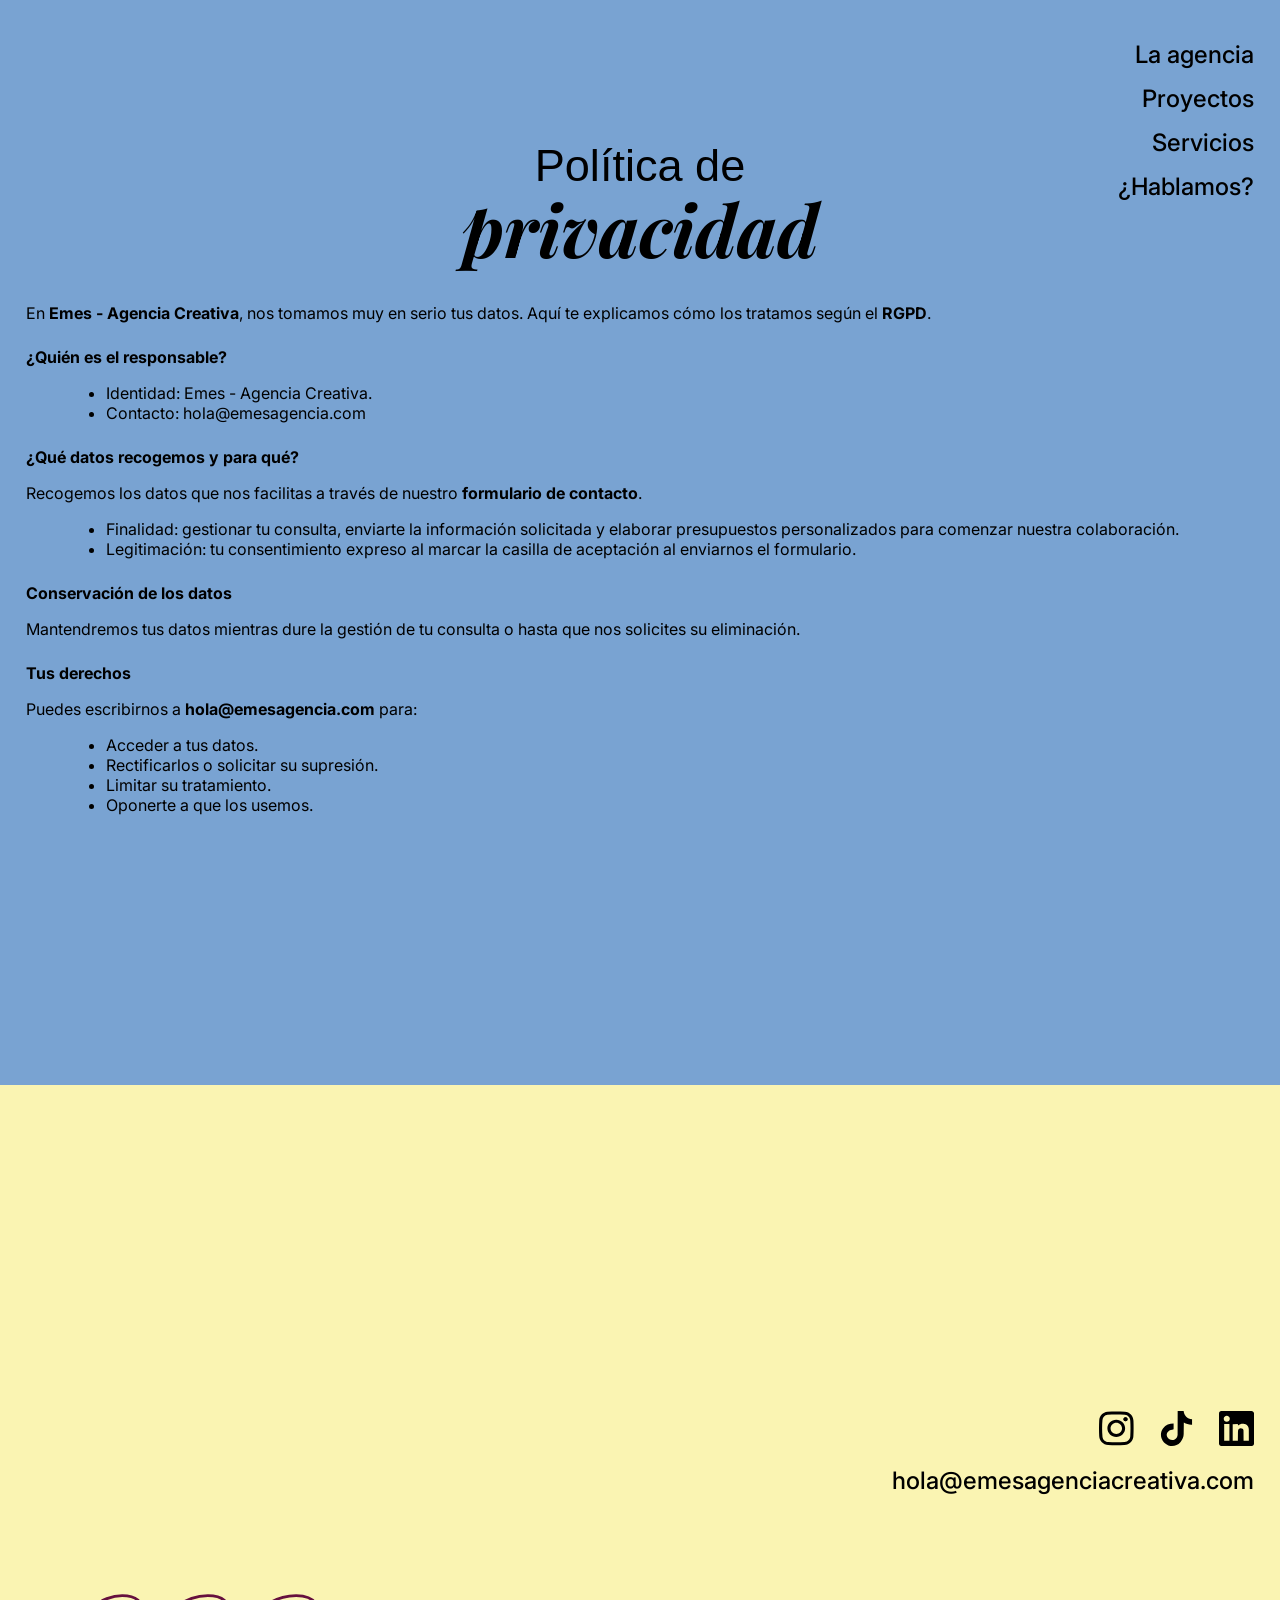
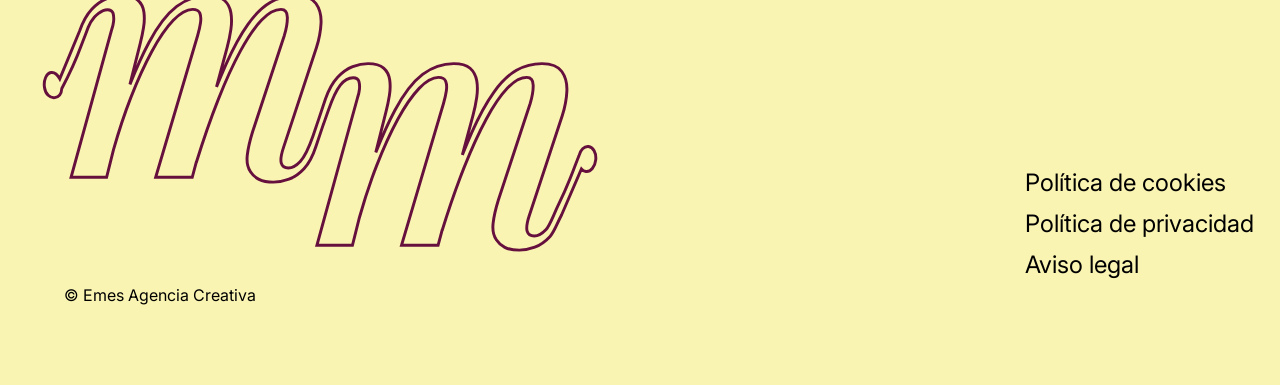
<file: uso de datos/politica privacidad/index.html>
<!DOCTYPE html>
<html lang="es">

<head>
    <meta charset="UTF-8">
    <meta name="viewport" content="width=device-width, initial-scale=1.0">
    <title>Emes Agencia Creativa - Política de privacidad</title>
    <link rel="preconnect" href="https://fonts.googleapis.com">
    <link rel="preconnect" href="https://fonts.gstatic.com" crossorigin>
    <link
        href="https://fonts.googleapis.com/css2?family=Inter:wght@100..900&family=Playfair+Display:ital,wght@0,400..900;1,400..900&display=swap"
        rel="stylesheet">
    <link href="https://api.fontshare.com/v2/css?f[]=excon@1,2&display=swap" rel="stylesheet">
    <link rel="stylesheet" href="../../estilo.css">
    <link rel="stylesheet" href="../estilos.css">
    <link rel="stylesheet" href="../../proyectos/estilo-proyectos.css">

</head>

<body>
    <header class="header">
        <nav class="nav-container" id="main-nav">
            <h1 class="header__logo">
                <a href="../../index.html" aria-label="Emes Agencia Creativa - inicio">
                    <img src="../../assets/logo-emes-morado.svg" alt="logo" class="logo-img">
                    <span class="visually-hidden">Emes Agencia Creativa</span>
                </a>
            </h1>

            <input type="checkbox" id="menu-toggle" class="menu-checkbox">

            <label for="menu-toggle" class="nav__burguer" aria-label="Abrir menú">
                <span></span>
                <span></span>
                <span></span>
            </label>

            <div class="header__menu">
                <ul class="header__menu_list">
                    <li><a href="../../la-agencia/index.html">La agencia</a></li>
                    <li><a href="../../proyectos/index.html">Proyectos</a></li>
                    <li><a href="../../servicios/index.html">Servicios</a></li>
                    <li><a href="../../contacto/index.html">¿Hablamos?</a></li>
                </ul>
            </div>

            <!-- OVERLAY MENÚ HAMBURGUESA -->
            <div class="menu__overlay">

                <div class="menu__overlay_header">
                    <?xml version="1.0" encoding="UTF-8"?>
                    <svg id="svg-emes-contorno" data-name="Capa 1" xmlns="http://www.w3.org/2000/svg"
                        viewBox="0 0 265.86 65.79" class="menu__overlay_emes-logo menu__overlay_logo--solid">
                        <defs>
                            <style>
                                .cls-1 {
                                    fill: none;
                                    stroke: #66103e;
                                    stroke-miterlimit: 10;
                                }
                            </style>
                        </defs>
                        <path class="cls-1"
                            d="M264.21,39.66v-.12c-1.44-3.66-4.04-8.09-7.8-13.31l-2.72-3.62c-3.07-4.04-5.23-7.33-6.48-9.89-.31-.64-.76-1.99-1.08-3.75-.47-2.64.33-3.66-.31-4.66-2.44-3.87-8.82-4.66-13.31-2.93-1.08.42-2.81,2.23-3.65,5.11-9.07,19.13-16.88,33.25-21.14,39.73-.57.88-4.19,6.26-9.12,8.18-3.12,1.22-6.31,1.16-6.31,1.16-2.65,0-5.12-.78-7.42-2.34-2.3-1.55-4.17-4.05-5.61-7.47-1.44-3.42-2.16-7.71-2.16-12.86,0-.56,0-1.08,0-1.58.02-2.17,1.78-3.91,3.95-3.91h24.89c2.31,0,4.13-1.98,3.94-4.29-1.15-14.44-8.42-21.65-21.8-21.65-6,0-11.17,1.35-15.52,4.02-2.99,1.84-4.83,3.84-5.28,4.34-3.45,3.78-4.09,6.99-6.69,13.21-.13.31-.27.63-.27.63-.21.44-.41.82-.57,1.12-1.55,3.23-3.14,6.47-4.76,9.72-2.65,5.35-5.31,10.6-7.99,15.76-.03.06-.06.12-.1.18-.56.94-5.39,8.9-8.7,8.9-1.01,0-1.55-.5-1.55-.5-.44-.41-.67-1.06-.67-1.96,0-.78.24-1.91.71-3.38l11.45-34.47c1.08-3.11,1.63-5.96,1.63-8.53,0-2.81-.78-5.03-2.34-6.66-1.55-1.63-3.97-2.46-7.24-2.46-5.23,0-9.84,1.87-13.85,5.61-4.01,3.74-7.97,10.24-11.86,19.52l2.1-7.47c.94-3.5,1.4-6.35,1.4-8.53,0-6.08-3.08-9.12-9.22-9.12-5.61,0-10.43,2.03-14.42,6.08-4.01,4.05-7.93,10.83-11.75,20.33l2.57-10.05c.71-2.65,1.06-4.98,1.06-7.02,0-2.81-.74-5.06-2.22-6.78-1.48-1.71-3.89-2.57-7.24-2.57-1.99,0-3.85.31-5.61.94-1.94.69-3.27,1.58-3.68,1.87-2.9,2.01-4.43,4.65-5.17,6.24-.51.98-.98,2.05-1.4,3.21l-3.15,8.88c-.6,1.59-2.21,5.92-4.39,11.75-2.46,6.56-3.72,9.89-5.74,12.84-.5.73-4.1,5.93-8.05,7.45-1.78.68-5.02,1.15-6.15,1.15h-.09c-2.65,0-5.12-.78-7.42-2.34-2.3-1.55-4.17-4.05-5.61-7.47-1.44-3.42-2.16-7.71-2.16-12.86,0-.56,0-1.08,0-1.58.02-2.17,1.78-3.91,3.95-3.91h24.89c2.31,0,4.13-1.98,3.94-4.29C49.77,8.82,42.51,1.61,29.13,1.61c-8.65,0-15.59,2.78-20.8,8.35C3.1,15.52.5,23.57.5,34.09s2.43,18.06,7.3,23.31c4.87,5.25,11.43,7.89,19.69,7.89,6,0,11-1.78,15.01-5.32,3.62-3.2,6.22-7.02,7.84-11.45.68-1.86,3.89-10.52,9.63-26l2.22-5.96c.57-1.32.95-2.22,1.52-3.55l.33-.73c.24-.55.31-.74.44-1.03,0,0,.26-.58.97-1.48.2-.25.36-.42.4-.47,1.66-1.83,2.95-2.16,3.8-2.16,1.4,0,2.1.82,2.1,2.46,0,.93-.2,2.06-.59,3.38l-12.84,45.45c-.71,2.52,1.18,5.03,3.8,5.03h8.19c1.8,0,3.38-1.22,3.83-2.96l2.28-8.83v.12c3.89-13.01,8.05-23.56,12.44-31.67,4.4-8.1,8.35-12.15,11.86-12.15,1.24,0,1.87.74,1.87,2.22,0,1.16-.31,2.77-.94,4.8l-12.77,43.42c-.74,2.53,1.15,5.07,3.79,5.07h8.43c1.77,0,3.33-1.18,3.8-2.89l2.24-7.99v.35c4.52-14.65,9.02-25.81,13.5-33.48,4.48-7.67,8.31-11.51,11.51-11.51,1.08,0,1.63.78,1.63,2.34,0,1.1-.31,2.65-.94,4.68l-10.52,31.55c-1.16,3.5-1.75,6.55-1.75,9.12,0,2.18.43,3.93,1.28,5.25,1.71,2.81,4.83,4.21,9.34,4.21.61,0,1.61,0,2.87-.21,0,0,2.89-.46,5.67-2,4.04-2.22,6.87-5.51,11.89-15.03,2.3-4.36,5.11-10.1,7.93-17.05-.04.68-.1,1.79-.1,3.18,0,4.59.01,15.44,7.3,23.31,4.87,5.25,11.43,7.89,19.69,7.89,6,0,11-1.78,15.01-5.32.89-.78,3.24-2.86,5.37-6.32,1.18-1.89,1.8-3.44,1.96-3.79,1.23-2.88,5.4-10.26,15.61-26.62,1.61-2.58,5.4-2.52,6.91.12,1.35,2.37,3.38,5.57,6.11,9.59,2.31,3.37,4.02,5.97,5.13,7.83,1.11,1.84,1.89,3.83,2.36,5.93.47,2.12.37,4.32-.31,6.64-.51,1.76-1.48,4.49-4.39,5.92-2.72,1.32-5.58.71-6.57.44-3.65-.97-5.91-3.18-6.98-4.34-2.45-2.65-3.51-5.57-3.98-7.57-.19-.8-.99-1.29-1.79-1.14-.01,0-.02,0-.03,0-.85.17-1.41,1-1.21,1.84.26,1.11.65,2.35,1.21,3.66,1.2,2.84,2.77,4.9,3.97,6.26.77.8,2.55,2.52,4.76,3.89,1.23.76,2.38,1.28,2.69,1.42,1.11.48,1.78.71,2.65.91,2.85.72,8.58,1.14,14.12,0,1.89-.39,5.5-.93,9.45-3.99,2.86-2.21,4.82-5.13,5.88-8.78,1.31-4.47,1.23-8.52-.22-12.16ZM177.42,20.76c.6-5.04,1.62-8.93,3.05-11.65h-.01c1.83-3.46,4.14-5.2,6.95-5.2s4.77,2.01,6.14,6.02c1.04,3.07,1.64,6.77,1.79,11.1.08,2.26-1.69,4.15-3.95,4.15h-10.05c-2.36,0-4.21-2.07-3.93-4.42ZM18.39,20.89c.6-5.04,1.62-8.93,3.05-11.65h-.01c1.83-3.46,4.14-5.2,6.95-5.2s4.77,2.01,6.14,6.02c1.04,3.07,1.64,6.77,1.79,11.1.08,2.26-1.69,4.15-3.95,4.15h-10.05c-2.36,0-4.21-2.07-3.93-4.42Z" />
                    </svg>
                </div>

                <nav class="menu__overlay_nav">
                    <ul class="menu__overlay_nav_list">
                        <li><a href="../../la-agencia/index.html">La agencia</a></li>
                        <li><a href="../../proyectos/index.html">Proyectos</a></li>
                        <li><a href="../../servicios/index.html">Servicios</a></li>
                        <li><a href="../../contacto/index.html">¿Hablamos?</a></li>
                    </ul>
                </nav>

                <div class="menu__overlay_footer">
                    <?xml version="1.0" encoding="UTF-8"?>
                    <svg id="svg-mm-contorno" data-name="Capa 1" xmlns="http://www.w3.org/2000/svg"
                        viewBox="0 0 200.99 90.3" class="logo-mm-contorno__footer">
                        <defs>
                            <style>
                                .cls-1 {
                                    fill: none;
                                    stroke: #66103e;
                                    stroke-miterlimit: 10;
                                }
                            </style>
                        </defs>
                        <path class="cls-1"
                            d="M192.12,53.21c-1.42-.15-2.76,1.22-3.22,3.16-1.03,2.36-2.73,7.93-6.84,16.38-2.03,4.17-3.01,7.31-4.39,8.79-1.39,1.48-2.73,2.23-4.04,2.23s-2.12-.55-2.43-1.64c-.31-1.09-.08-2.81.69-5.16l11.32-34.35c.92-2.89,1.44-5.67,1.56-8.32.12-2.66-.46-4.88-1.73-6.68-1.27-1.8-3.52-2.7-6.76-2.7s-6.07.76-8.72,2.29c-2.66,1.52-5.24,4.03-7.74,7.5-2.5,3.48-5.03,8.09-7.57,13.83-1.02,2.31-2.08,4.84-3.16,7.58l3.63-13.5c.54-2.03.96-4.08,1.27-6.15.31-2.07.31-3.99,0-5.74-.31-1.76-1.06-3.16-2.25-4.22-1.2-1.06-3.06-1.58-5.6-1.58-3.85,0-7.39,1.23-10.63,3.69-3.24,2.46-6.4,6.56-9.48,12.31-2.08,3.87-4.24,8.66-6.49,14.32l3.49-13.91c.46-1.8.85-3.63,1.15-5.51.31-1.88.35-3.65.12-5.33-.23-1.68-.92-3.03-2.08-4.05-1.15-1.01-2.93-1.52-5.31-1.52-1.69,0-3.45.35-5.26,1.05-1.81.7-3.52,1.92-5.14,3.63-1.62,1.72-3,4.18-4.16,7.38l-2.58,7.74h-.01l-1.62,4.81c-1.54,4.38-3.01,7.31-4.39,8.79-1.39,1.48-2.73,2.23-4.04,2.23s-2.12-.55-2.43-1.64c-.31-1.09-.08-2.81.69-5.16l11.32-34.35c.92-2.89,1.44-5.67,1.56-8.32.12-2.66-.46-4.88-1.73-6.68-1.27-1.8-3.52-2.7-6.76-2.7s-6.07.76-8.72,2.29c-2.66,1.52-5.24,4.03-7.74,7.5-2.5,3.48-5.03,8.09-7.57,13.83-1.02,2.31-2.08,4.84-3.16,7.58l3.63-13.5c.54-2.03.96-4.08,1.27-6.15.31-2.07.31-3.99,0-5.74-.31-1.76-1.06-3.16-2.25-4.22-1.2-1.06-3.06-1.58-5.6-1.58-3.85,0-7.39,1.23-10.63,3.69-3.24,2.46-6.4,6.56-9.48,12.31-2.08,3.87-4.24,8.66-6.49,14.32l3.49-13.91c.46-1.8.85-3.63,1.15-5.51.31-1.88.35-3.65.12-5.33-.23-1.68-.92-3.03-2.08-4.05-1.15-1.01-2.93-1.52-5.31-1.52-1.69,0-3.45.35-5.26,1.05-1.81.7-3.52,1.92-5.14,3.63-1.62,1.72-3,4.18-4.16,7.38l-6.76,16.34c-.69-1.26-1.85-2.3-2.96-2.14-1.63.23-2.61,2.62-2.28,5,.33,2.38,1.92,3.79,3.55,3.55,1.32-.19,2.25-1.3,2.38-3.11,4.91-9.22,6.19-13.57,7.1-15.9.84-2.15,1.16-2.99,1.9-4.96.3-.8.98-2.17,2.15-3.53,0,0,2.2-2.52,4.39-2.52,1.08,0,1.73.41,1.96,1.23.23.82.29,1.76.17,2.81-.12,1.06-.33,1.98-.64,2.76l-13.87,50.41h12.13l2.36-9.4c1.79-6.35,3.75-12.29,5.9-17.79,2.35-6.02,4.76-11.29,7.22-15.82,2.46-4.53,4.89-8.05,7.28-10.55,2.39-2.5,4.58-3.75,6.59-3.75,1.31,0,2.14.43,2.48,1.29.35.86.42,1.95.23,3.28-.19,1.33-.52,2.77-.98,4.34l-14.33,48.41h12.48l1.43-5.32-.04.28c2.46-7.97,4.97-15.16,7.51-21.57,2.54-6.41,5.06-11.92,7.57-16.53,2.5-4.61,4.91-8.13,7.22-10.55,2.31-2.42,4.51-3.63,6.59-3.63,1.46,0,2.2.92,2.2,2.75s-.35,3.89-1.04,6.15l-10.86,32.94c-.92,2.97-1.52,5.61-1.79,7.91-.27,2.31.1,4.2,1.1,5.69.69,1.1,1.66,1.95,2.89,2.58,1.23.62,2.89.94,4.97.94,1.69,0,3.45-.33,5.26-1s3.52-1.85,5.14-3.58c1.62-1.72,2.96-4.22,4.04-7.5l2.57-7.62h.02l1.73-4.92c1.39-3.99,2.73-6.82,4.04-8.5,1.31-1.68,2.77-2.52,4.39-2.52,1.08,0,1.73.41,1.96,1.23.23.82.29,1.76.17,2.81-.12,1.06-.33,1.98-.64,2.76l-13.87,50.41h12.13l2.36-9.4c1.79-6.35,3.75-12.29,5.9-17.79,2.35-6.02,4.76-11.29,7.22-15.82,2.46-4.53,4.89-8.05,7.28-10.55,2.39-2.5,4.58-3.75,6.59-3.75,1.31,0,2.14.43,2.48,1.29.35.86.42,1.95.23,3.28-.19,1.33-.52,2.77-.98,4.34l-14.33,48.41h12.48l1.43-5.32-.04.28c2.46-7.97,4.97-15.16,7.51-21.57,2.54-6.41,5.06-11.92,7.57-16.53,2.5-4.61,4.91-8.13,7.22-10.55,2.31-2.42,4.51-3.63,6.59-3.63,1.46,0,2.2.92,2.2,2.75s-.35,3.89-1.04,6.15l-10.86,32.94c-.92,2.97-1.52,5.61-1.79,7.91-.27,2.31.1,4.2,1.1,5.69.69,1.1,1.66,1.95,2.89,2.58,1.23.62,2.89.94,4.97.94,1.69,0,3.45-.33,5.26-1s3.52-1.85,5.14-3.58c1.62-1.72,2.35-4.35,4.04-7.5l6.74-15.61c.42.49.94.81,1.53.87,1.62.17,3.12-1.61,3.36-3.98.24-2.36-.88-4.41-2.5-4.58Z" />
                    </svg>

                    <div class="footer__items">
                        <div class="footer__social-icons">
                            <a href="#" aria-label="Instagram">
                                <svg width="44" height="43" viewBox="0 0 44 43" fill="none"
                                    xmlns="http://www.w3.org/2000/svg">
                                    <path
                                        d="M31.9839 42.2702C24.9396 42.6569 18.2015 42.6569 11.4635 42.2702C5.20669 41.8835 0.612551 37.4577 0.262522 31.3562C-0.0875074 24.6961 -0.0875074 18.1649 0.262522 11.4618C0.525044 5.66109 4.8129 0.891594 10.6759 0.418942C18.0703 -0.139647 25.1584 -0.139647 32.5527 0.418942C38.6345 0.848626 43.0536 5.70406 43.3162 11.6767C43.5787 18.3368 43.5787 24.6961 43.2286 31.3562C42.9224 37.3288 38.4157 42.0124 32.0277 42.3131L31.9839 42.2702ZM32.1152 38.403C36.4906 38.1452 39.1158 34.7507 39.3345 30.8406C39.6846 24.3953 39.6846 18.1219 39.3345 11.6337C39.1158 7.80951 36.5343 4.58688 32.509 4.24313C25.1584 3.64157 17.9828 3.5986 10.6759 4.2861C7.26311 4.62985 4.68165 7.29389 4.37537 10.6884C3.71906 17.7352 3.76282 24.6961 4.37537 31.7429C4.68165 35.4382 7.6569 38.1452 11.4197 38.403C18.289 38.8327 25.0709 38.8757 32.1589 38.403H32.1152Z"
                                        fill="black" />
                                    <path
                                        d="M35.9217 9.91453C35.9217 8.49657 34.7404 7.37939 33.3403 7.37939C31.9401 7.37939 30.7588 8.49657 30.7588 9.91453C30.7588 11.3325 31.9401 12.4497 33.3403 12.4497C34.7404 12.4497 35.9217 11.3325 35.9217 9.91453Z"
                                        fill="black" />
                                    <path
                                        d="M32.8593 21.3017C32.8593 27.3172 27.8714 32.2156 21.7021 32.2156C15.5328 32.2156 10.5449 27.3172 10.5449 21.3017C10.5449 15.2861 15.5328 10.3877 21.7021 10.3877C27.8714 10.3877 32.8593 15.2861 32.8593 21.3017ZM28.9652 21.2587C28.9652 17.3486 25.7275 14.1689 21.7459 14.1689C17.7643 14.1689 14.5265 17.3486 14.5265 21.2587C14.5265 25.1688 17.7643 28.3485 21.7459 28.3485C25.7275 28.3485 28.9652 25.1688 28.9652 21.2587Z"
                                        fill="black" />
                                    <path
                                        d="M33.3403 12.4497C34.766 12.4497 35.9217 11.3146 35.9217 9.91453C35.9217 8.51441 34.766 7.37939 33.3403 7.37939C31.9146 7.37939 30.7588 8.51441 30.7588 9.91453C30.7588 11.3146 31.9146 12.4497 33.3403 12.4497Z"
                                        fill="black" />
                                </svg>
                            </a>

                            <a href="#" aria-label="TikTok">
                                <svg width="40" height="45" viewBox="0 0 40 45" fill="none"
                                    xmlns="http://www.w3.org/2000/svg">
                                    <path
                                        d="M9.56337 44.2223C5.0396 42.7078 2.05306 38.9866 0.867215 35.4817C-0.757829 30.7219 -0.0990411 25.8757 2.84361 22.1111C6.04977 18.0005 10.9688 16.2264 16.2832 16.1831V23.5823C13.7797 24.2747 11.2763 24.7074 9.47555 26.2218C6.22546 28.9911 7.05993 33.7941 10.3539 36.0442C12.5499 37.5154 15.1852 37.9481 17.6447 36.7365C19.4893 35.8278 21.4218 33.1451 21.4218 30.4623L21.5096 0H29.1518C29.8984 5.92804 33.7633 10.3416 40 10.4714V17.7408C36.135 18.0437 33.0167 16.7456 29.4153 14.885L29.2396 29.7267C29.2396 33.5778 27.5267 37.2558 25.0233 40.0683C21.2022 44.3521 15.273 46.1262 9.56337 44.2656V44.2223Z"
                                        fill="black" />
                                </svg>
                            </a>

                            <a href="#" aria-label="LinkedIn">
                                <svg width="43" height="43" viewBox="0 0 43 43" fill="none"
                                    xmlns="http://www.w3.org/2000/svg">
                                    <path
                                        d="M40.223 42.9566H2.73362C1.30174 42.9566 0 41.5247 0 40.1362V3.25429C0 1.34511 1.04141 0.347124 2.95059 0H39.8759C41.3945 0 43 1.30172 43 2.82038V40.1362C43 41.3946 41.8719 43 40.2664 43L40.223 42.9566ZM13.2775 9.5893C13.2775 7.54995 11.5853 5.85772 9.54596 5.85772C7.50661 5.85772 5.81438 7.50656 5.81438 9.5893C5.81438 11.672 7.50661 13.3209 9.54596 13.3209C11.5853 13.3209 13.2775 11.672 13.2775 9.5893ZM23.3007 24.776C23.3007 22.6932 25.0363 21.4349 26.5984 21.3047C28.0737 21.218 30.113 22.2593 30.113 24.0817L30.1998 36.6216H36.665L36.6216 22.6499C36.6216 18.7447 33.888 15.9243 30.0696 15.5772C27.553 15.3602 25.3401 16.1847 23.6044 17.8769L22.9536 16.0545L16.8355 16.1413V36.665H23.1706L23.3007 24.776ZM12.8002 16.0545H6.37841V36.665H12.8002V16.0545Z"
                                        fill="black" />
                                </svg>
                            </a>
                        </div>

                        <p class="footer__copyright">© Emes Agencia Creativa</p>
                    </div>
                </div>
            </div>
        </nav>
    </header>

    <main>
        <h2 class="h2__header h2__header_display">
            <span class="titulo1-excon ">Política de</span>
            <span class="titulo2-playfair">privacidad</span>
        </h2>

        <article class="padding-movil padding-desktop">
            <div class="article__space_p">
                <div>
                    <p>En <span class="bold">Emes - Agencia Creativa</span>, nos tomamos muy en serio tus datos. Aquí te explicamos cómo los tratamos según el <span class="bold">RGPD</span>.</p>
                </div>
                <div>
                    <p class="bold">¿Quién es el responsable?</p>
                    <ul>
                        <li>Identidad: Emes - Agencia Creativa.</li>
                        <li>Contacto: hola@emesagencia.com</li>
                    </ul>
                </div>

                <div>
                    <p class="bold">¿Qué datos recogemos y para qué?</p>
                    <p>Recogemos los datos que nos facilitas a través de nuestro <span class="bold">formulario de contacto</span>.</p>
                    <ul>
                        <li>Finalidad: gestionar tu consulta, enviarte la información solicitada y elaborar presupuestos personalizados para
                            comenzar nuestra colaboración.</li>
                        <li>Legitimación: tu consentimiento expreso al marcar la casilla de aceptación al enviarnos el formulario.</li>
                    </ul>
                </div>

                <div>
                    <p class="bold">Conservación de los datos</p>
                    <p>Mantendremos tus datos mientras dure la gestión de tu consulta o hasta que nos solicites su eliminación.</p>
                </div>

                <div>
                    <p class="bold">Tus derechos</p>
                    <p>Puedes escribirnos a <span class="bold">hola@emesagencia.com</span> para:</p>
                    <ul>
                        <li>Acceder a tus datos.</li>
                        <li>Rectificarlos o solicitar su supresión.</li>
                        <li>Limitar su tratamiento.</li>
                        <li>Oponerte a que los usemos.</li>
                    </ul>
                </div>
            </div>
        </article>
    </main>



    <!-- FOOTER MÓVIL -->
    <footer class="footer-mobile">
        <div class="footer-mobile__top">
            <a href="mailto:hola@emesagenciacreativa.com" class="footer-mobile__email">hola@emesagenciacreativa.com</a>

            <!-- nav semántico para los links legales, usamos nav porque es un grupo de enlaces de navegación pero se diferencia del nav principal del header con aria label-->
            <nav class="footer-mobile__legal" aria-label="Enlaces legales">
                <a href="#">Política de cookies</a>
                <a href="#">Política de privacidad</a>
                <a href="#">Aviso legal</a>
            </nav>
        </div>
        <div class="footer-mobile__bottom">
            <!-- SVG de logo-mm-contorno -->
            <?xml version="1.0" encoding="UTF-8"?>
            <svg id="svg-mm-contorno" data-name="Capa 1" xmlns="http://www.w3.org/2000/svg" viewBox="0 0 200.99 90.3"
                class="logo-mm-contorno__footer">
                <defs>
                    <style>
                        .cls-1 {
                            fill: none;
                            stroke: #66103e;
                            stroke-miterlimit: 10;
                        }
                    </style>
                </defs>
                <path class="cls-1"
                    d="M192.12,53.21c-1.42-.15-2.76,1.22-3.22,3.16-1.03,2.36-2.73,7.93-6.84,16.38-2.03,4.17-3.01,7.31-4.39,8.79-1.39,1.48-2.73,2.23-4.04,2.23s-2.12-.55-2.43-1.64c-.31-1.09-.08-2.81.69-5.16l11.32-34.35c.92-2.89,1.44-5.67,1.56-8.32.12-2.66-.46-4.88-1.73-6.68-1.27-1.8-3.52-2.7-6.76-2.7s-6.07.76-8.72,2.29c-2.66,1.52-5.24,4.03-7.74,7.5-2.5,3.48-5.03,8.09-7.57,13.83-1.02,2.31-2.08,4.84-3.16,7.58l3.63-13.5c.54-2.03.96-4.08,1.27-6.15.31-2.07.31-3.99,0-5.74-.31-1.76-1.06-3.16-2.25-4.22-1.2-1.06-3.06-1.58-5.6-1.58-3.85,0-7.39,1.23-10.63,3.69-3.24,2.46-6.4,6.56-9.48,12.31-2.08,3.87-4.24,8.66-6.49,14.32l3.49-13.91c.46-1.8.85-3.63,1.15-5.51.31-1.88.35-3.65.12-5.33-.23-1.68-.92-3.03-2.08-4.05-1.15-1.01-2.93-1.52-5.31-1.52-1.69,0-3.45.35-5.26,1.05-1.81.7-3.52,1.92-5.14,3.63-1.62,1.72-3,4.18-4.16,7.38l-2.58,7.74h-.01l-1.62,4.81c-1.54,4.38-3.01,7.31-4.39,8.79-1.39,1.48-2.73,2.23-4.04,2.23s-2.12-.55-2.43-1.64c-.31-1.09-.08-2.81.69-5.16l11.32-34.35c.92-2.89,1.44-5.67,1.56-8.32.12-2.66-.46-4.88-1.73-6.68-1.27-1.8-3.52-2.7-6.76-2.7s-6.07.76-8.72,2.29c-2.66,1.52-5.24,4.03-7.74,7.5-2.5,3.48-5.03,8.09-7.57,13.83-1.02,2.31-2.08,4.84-3.16,7.58l3.63-13.5c.54-2.03.96-4.08,1.27-6.15.31-2.07.31-3.99,0-5.74-.31-1.76-1.06-3.16-2.25-4.22-1.2-1.06-3.06-1.58-5.6-1.58-3.85,0-7.39,1.23-10.63,3.69-3.24,2.46-6.4,6.56-9.48,12.31-2.08,3.87-4.24,8.66-6.49,14.32l3.49-13.91c.46-1.8.85-3.63,1.15-5.51.31-1.88.35-3.65.12-5.33-.23-1.68-.92-3.03-2.08-4.05-1.15-1.01-2.93-1.52-5.31-1.52-1.69,0-3.45.35-5.26,1.05-1.81.7-3.52,1.92-5.14,3.63-1.62,1.72-3,4.18-4.16,7.38l-6.76,16.34c-.69-1.26-1.85-2.3-2.96-2.14-1.63.23-2.61,2.62-2.28,5,.33,2.38,1.92,3.79,3.55,3.55,1.32-.19,2.25-1.3,2.38-3.11,4.91-9.22,6.19-13.57,7.1-15.9.84-2.15,1.16-2.99,1.9-4.96.3-.8.98-2.17,2.15-3.53,0,0,2.2-2.52,4.39-2.52,1.08,0,1.73.41,1.96,1.23.23.82.29,1.76.17,2.81-.12,1.06-.33,1.98-.64,2.76l-13.87,50.41h12.13l2.36-9.4c1.79-6.35,3.75-12.29,5.9-17.79,2.35-6.02,4.76-11.29,7.22-15.82,2.46-4.53,4.89-8.05,7.28-10.55,2.39-2.5,4.58-3.75,6.59-3.75,1.31,0,2.14.43,2.48,1.29.35.86.42,1.95.23,3.28-.19,1.33-.52,2.77-.98,4.34l-14.33,48.41h12.48l1.43-5.32-.04.28c2.46-7.97,4.97-15.16,7.51-21.57,2.54-6.41,5.06-11.92,7.57-16.53,2.5-4.61,4.91-8.13,7.22-10.55,2.31-2.42,4.51-3.63,6.59-3.63,1.46,0,2.2.92,2.2,2.75s-.35,3.89-1.04,6.15l-10.86,32.94c-.92,2.97-1.52,5.61-1.79,7.91-.27,2.31.1,4.2,1.1,5.69.69,1.1,1.66,1.95,2.89,2.58,1.23.62,2.89.94,4.97.94,1.69,0,3.45-.33,5.26-1s3.52-1.85,5.14-3.58c1.62-1.72,2.96-4.22,4.04-7.5l2.57-7.62h.02l1.73-4.92c1.39-3.99,2.73-6.82,4.04-8.5,1.31-1.68,2.77-2.52,4.39-2.52,1.08,0,1.73.41,1.96,1.23.23.82.29,1.76.17,2.81-.12,1.06-.33,1.98-.64,2.76l-13.87,50.41h12.13l2.36-9.4c1.79-6.35,3.75-12.29,5.9-17.79,2.35-6.02,4.76-11.29,7.22-15.82,2.46-4.53,4.89-8.05,7.28-10.55,2.39-2.5,4.58-3.75,6.59-3.75,1.31,0,2.14.43,2.48,1.29.35.86.42,1.95.23,3.28-.19,1.33-.52,2.77-.98,4.34l-14.33,48.41h12.48l1.43-5.32-.04.28c2.46-7.97,4.97-15.16,7.51-21.57,2.54-6.41,5.06-11.92,7.57-16.53,2.5-4.61,4.91-8.13,7.22-10.55,2.31-2.42,4.51-3.63,6.59-3.63,1.46,0,2.2.92,2.2,2.75s-.35,3.89-1.04,6.15l-10.86,32.94c-.92,2.97-1.52,5.61-1.79,7.91-.27,2.31.1,4.2,1.1,5.69.69,1.1,1.66,1.95,2.89,2.58,1.23.62,2.89.94,4.97.94,1.69,0,3.45-.33,5.26-1s3.52-1.85,5.14-3.58c1.62-1.72,2.35-4.35,4.04-7.5l6.74-15.61c.42.49.94.81,1.53.87,1.62.17,3.12-1.61,3.36-3.98.24-2.36-.88-4.41-2.5-4.58Z" />
            </svg>

            <div class="footer__social-icons">
                <a href="#" aria-label="Instagram">
                    <!-- SVG de instagram -->
                    <svg width="44" height="43" viewBox="0 0 44 43" fill="none" xmlns="http://www.w3.org/2000/svg">
                        <path
                            d="M31.9839 42.2702C24.9396 42.6569 18.2015 42.6569 11.4635 42.2702C5.20669 41.8835 0.612551 37.4577 0.262522 31.3562C-0.0875074 24.6961 -0.0875074 18.1649 0.262522 11.4618C0.525044 5.66109 4.8129 0.891594 10.6759 0.418942C18.0703 -0.139647 25.1584 -0.139647 32.5527 0.418942C38.6345 0.848626 43.0536 5.70406 43.3162 11.6767C43.5787 18.3368 43.5787 24.6961 43.2286 31.3562C42.9224 37.3288 38.4157 42.0124 32.0277 42.3131L31.9839 42.2702ZM32.1152 38.403C36.4906 38.1452 39.1158 34.7507 39.3345 30.8406C39.6846 24.3953 39.6846 18.1219 39.3345 11.6337C39.1158 7.80951 36.5343 4.58688 32.509 4.24313C25.1584 3.64157 17.9828 3.5986 10.6759 4.2861C7.26311 4.62985 4.68165 7.29389 4.37537 10.6884C3.71906 17.7352 3.76282 24.6961 4.37537 31.7429C4.68165 35.4382 7.6569 38.1452 11.4197 38.403C18.289 38.8327 25.0709 38.8757 32.1589 38.403H32.1152Z"
                            fill="black" />
                        <path
                            d="M35.9217 9.91453C35.9217 8.49657 34.7404 7.37939 33.3403 7.37939C31.9401 7.37939 30.7588 8.49657 30.7588 9.91453C30.7588 11.3325 31.9401 12.4497 33.3403 12.4497C34.7404 12.4497 35.9217 11.3325 35.9217 9.91453Z"
                            fill="black" />
                        <path
                            d="M32.8593 21.3017C32.8593 27.3172 27.8714 32.2156 21.7021 32.2156C15.5328 32.2156 10.5449 27.3172 10.5449 21.3017C10.5449 15.2861 15.5328 10.3877 21.7021 10.3877C27.8714 10.3877 32.8593 15.2861 32.8593 21.3017ZM28.9652 21.2587C28.9652 17.3486 25.7275 14.1689 21.7459 14.1689C17.7643 14.1689 14.5265 17.3486 14.5265 21.2587C14.5265 25.1688 17.7643 28.3485 21.7459 28.3485C25.7275 28.3485 28.9652 25.1688 28.9652 21.2587Z"
                            fill="black" />
                        <path
                            d="M33.3403 12.4497C34.766 12.4497 35.9217 11.3146 35.9217 9.91453C35.9217 8.51441 34.766 7.37939 33.3403 7.37939C31.9146 7.37939 30.7588 8.51441 30.7588 9.91453C30.7588 11.3146 31.9146 12.4497 33.3403 12.4497Z"
                            fill="black" />
                    </svg>
                </a>

                <a href="#" aria-label="TikTok">
                    <!-- SVG TikTok -->
                    <svg width="40" height="45" viewBox="0 0 40 45" fill="none" xmlns="http://www.w3.org/2000/svg">
                        <path
                            d="M9.56337 44.2223C5.0396 42.7078 2.05306 38.9866 0.867215 35.4817C-0.757829 30.7219 -0.0990411 25.8757 2.84361 22.1111C6.04977 18.0005 10.9688 16.2264 16.2832 16.1831V23.5823C13.7797 24.2747 11.2763 24.7074 9.47555 26.2218C6.22546 28.9911 7.05993 33.7941 10.3539 36.0442C12.5499 37.5154 15.1852 37.9481 17.6447 36.7365C19.4893 35.8278 21.4218 33.1451 21.4218 30.4623L21.5096 0H29.1518C29.8984 5.92804 33.7633 10.3416 40 10.4714V17.7408C36.135 18.0437 33.0167 16.7456 29.4153 14.885L29.2396 29.7267C29.2396 33.5778 27.5267 37.2558 25.0233 40.0683C21.2022 44.3521 15.273 46.1262 9.56337 44.2656V44.2223Z"
                            fill="black" />
                    </svg>
                </a>

                <a href="#" aria-label="LinkedIn">
                    <!-- SVG Linkedin -->
                    <svg width="43" height="43" viewBox="0 0 43 43" fill="none" xmlns="http://www.w3.org/2000/svg">
                        <path
                            d="M40.223 42.9566H2.73362C1.30174 42.9566 0 41.5247 0 40.1362V3.25429C0 1.34511 1.04141 0.347124 2.95059 0H39.8759C41.3945 0 43 1.30172 43 2.82038V40.1362C43 41.3946 41.8719 43 40.2664 43L40.223 42.9566ZM13.2775 9.5893C13.2775 7.54995 11.5853 5.85772 9.54596 5.85772C7.50661 5.85772 5.81438 7.50656 5.81438 9.5893C5.81438 11.672 7.50661 13.3209 9.54596 13.3209C11.5853 13.3209 13.2775 11.672 13.2775 9.5893ZM23.3007 24.776C23.3007 22.6932 25.0363 21.4349 26.5984 21.3047C28.0737 21.218 30.113 22.2593 30.113 24.0817L30.1998 36.6216H36.665L36.6216 22.6499C36.6216 18.7447 33.888 15.9243 30.0696 15.5772C27.553 15.3602 25.3401 16.1847 23.6044 17.8769L22.9536 16.0545L16.8355 16.1413V36.665H23.1706L23.3007 24.776ZM12.8002 16.0545H6.37841V36.665H12.8002V16.0545Z"
                            fill="black" />
                    </svg>
                </a>
            </div>
            <p class="footer__copyright">© Emes Agencia Creativa</p>
        </div>
    </footer>
    <!-- FOOTER MÓVIL -->



    <!-- FOOTER DESKTOP -->
    <footer class="footer-desktop">
        <!-- hacemos dos columnas para facilitar el diseño -->
        <div class="footer-desktop__left">
            <div class="footer-desktop__brand-group">
                <!-- aria-hidden="true" porque es decorativo — el copyright ya identifica la marca, no hace falta que el lector de pantalla lo lea dos veces  -->

                <!-- SVG de logo-mm-contorno -->
                <?xml version="1.0" encoding="UTF-8"?>
                <svg id="Capa_1" data-name="Capa 1" xmlns="http://www.w3.org/2000/svg" viewBox="0 0 200.99 90.3"
                    class="footer-desktop__logo">
                    <defs>
                        <style>
                            .cls-1 {
                                fill: none;
                                stroke: #66103e;
                                stroke-miterlimit: 10;
                            }
                        </style>
                    </defs>
                    <path class="cls-1"
                        d="M192.12,53.21c-1.42-.15-2.76,1.22-3.22,3.16-1.03,2.36-2.73,7.93-6.84,16.38-2.03,4.17-3.01,7.31-4.39,8.79-1.39,1.48-2.73,2.23-4.04,2.23s-2.12-.55-2.43-1.64c-.31-1.09-.08-2.81.69-5.16l11.32-34.35c.92-2.89,1.44-5.67,1.56-8.32.12-2.66-.46-4.88-1.73-6.68-1.27-1.8-3.52-2.7-6.76-2.7s-6.07.76-8.72,2.29c-2.66,1.52-5.24,4.03-7.74,7.5-2.5,3.48-5.03,8.09-7.57,13.83-1.02,2.31-2.08,4.84-3.16,7.58l3.63-13.5c.54-2.03.96-4.08,1.27-6.15.31-2.07.31-3.99,0-5.74-.31-1.76-1.06-3.16-2.25-4.22-1.2-1.06-3.06-1.58-5.6-1.58-3.85,0-7.39,1.23-10.63,3.69-3.24,2.46-6.4,6.56-9.48,12.31-2.08,3.87-4.24,8.66-6.49,14.32l3.49-13.91c.46-1.8.85-3.63,1.15-5.51.31-1.88.35-3.65.12-5.33-.23-1.68-.92-3.03-2.08-4.05-1.15-1.01-2.93-1.52-5.31-1.52-1.69,0-3.45.35-5.26,1.05-1.81.7-3.52,1.92-5.14,3.63-1.62,1.72-3,4.18-4.16,7.38l-2.58,7.74h-.01l-1.62,4.81c-1.54,4.38-3.01,7.31-4.39,8.79-1.39,1.48-2.73,2.23-4.04,2.23s-2.12-.55-2.43-1.64c-.31-1.09-.08-2.81.69-5.16l11.32-34.35c.92-2.89,1.44-5.67,1.56-8.32.12-2.66-.46-4.88-1.73-6.68-1.27-1.8-3.52-2.7-6.76-2.7s-6.07.76-8.72,2.29c-2.66,1.52-5.24,4.03-7.74,7.5-2.5,3.48-5.03,8.09-7.57,13.83-1.02,2.31-2.08,4.84-3.16,7.58l3.63-13.5c.54-2.03.96-4.08,1.27-6.15.31-2.07.31-3.99,0-5.74-.31-1.76-1.06-3.16-2.25-4.22-1.2-1.06-3.06-1.58-5.6-1.58-3.85,0-7.39,1.23-10.63,3.69-3.24,2.46-6.4,6.56-9.48,12.31-2.08,3.87-4.24,8.66-6.49,14.32l3.49-13.91c.46-1.8.85-3.63,1.15-5.51.31-1.88.35-3.65.12-5.33-.23-1.68-.92-3.03-2.08-4.05-1.15-1.01-2.93-1.52-5.31-1.52-1.69,0-3.45.35-5.26,1.05-1.81.7-3.52,1.92-5.14,3.63-1.62,1.72-3,4.18-4.16,7.38l-6.76,16.34c-.69-1.26-1.85-2.3-2.96-2.14-1.63.23-2.61,2.62-2.28,5,.33,2.38,1.92,3.79,3.55,3.55,1.32-.19,2.25-1.3,2.38-3.11,4.91-9.22,6.19-13.57,7.1-15.9.84-2.15,1.16-2.99,1.9-4.96.3-.8.98-2.17,2.15-3.53,0,0,2.2-2.52,4.39-2.52,1.08,0,1.73.41,1.96,1.23.23.82.29,1.76.17,2.81-.12,1.06-.33,1.98-.64,2.76l-13.87,50.41h12.13l2.36-9.4c1.79-6.35,3.75-12.29,5.9-17.79,2.35-6.02,4.76-11.29,7.22-15.82,2.46-4.53,4.89-8.05,7.28-10.55,2.39-2.5,4.58-3.75,6.59-3.75,1.31,0,2.14.43,2.48,1.29.35.86.42,1.95.23,3.28-.19,1.33-.52,2.77-.98,4.34l-14.33,48.41h12.48l1.43-5.32-.04.28c2.46-7.97,4.97-15.16,7.51-21.57,2.54-6.41,5.06-11.92,7.57-16.53,2.5-4.61,4.91-8.13,7.22-10.55,2.31-2.42,4.51-3.63,6.59-3.63,1.46,0,2.2.92,2.2,2.75s-.35,3.89-1.04,6.15l-10.86,32.94c-.92,2.97-1.52,5.61-1.79,7.91-.27,2.31.1,4.2,1.1,5.69.69,1.1,1.66,1.95,2.89,2.58,1.23.62,2.89.94,4.97.94,1.69,0,3.45-.33,5.26-1s3.52-1.85,5.14-3.58c1.62-1.72,2.96-4.22,4.04-7.5l2.57-7.62h.02l1.73-4.92c1.39-3.99,2.73-6.82,4.04-8.5,1.31-1.68,2.77-2.52,4.39-2.52,1.08,0,1.73.41,1.96,1.23.23.82.29,1.76.17,2.81-.12,1.06-.33,1.98-.64,2.76l-13.87,50.41h12.13l2.36-9.4c1.79-6.35,3.75-12.29,5.9-17.79,2.35-6.02,4.76-11.29,7.22-15.82,2.46-4.53,4.89-8.05,7.28-10.55,2.39-2.5,4.58-3.75,6.59-3.75,1.31,0,2.14.43,2.48,1.29.35.86.42,1.95.23,3.28-.19,1.33-.52,2.77-.98,4.34l-14.33,48.41h12.48l1.43-5.32-.04.28c2.46-7.97,4.97-15.16,7.51-21.57,2.54-6.41,5.06-11.92,7.57-16.53,2.5-4.61,4.91-8.13,7.22-10.55,2.31-2.42,4.51-3.63,6.59-3.63,1.46,0,2.2.92,2.2,2.75s-.35,3.89-1.04,6.15l-10.86,32.94c-.92,2.97-1.52,5.61-1.79,7.91-.27,2.31.1,4.2,1.1,5.69.69,1.1,1.66,1.95,2.89,2.58,1.23.62,2.89.94,4.97.94,1.69,0,3.45-.33,5.26-1s3.52-1.85,5.14-3.58c1.62-1.72,2.35-4.35,4.04-7.5l6.74-15.61c.42.49.94.81,1.53.87,1.62.17,3.12-1.61,3.36-3.98.24-2.36-.88-4.41-2.5-4.58Z" />
                </svg>
                <p class="footer-desktop__copy">© Emes Agencia Creativa</p>
            </div>
        </div>

        <div class="footer-desktop__right">
            <div class="footer-desktop__contact-group">
                <!-- fila de iconos sociales -->
                <div class="social-icons-desktop">
                    <a href="#" aria-label="Instagram">
                        <!-- SVG de instagram -->
                        <svg width="44" height="43" viewBox="0 0 44 43" fill="none" xmlns="http://www.w3.org/2000/svg">
                            <path
                                d="M31.9839 42.2702C24.9396 42.6569 18.2015 42.6569 11.4635 42.2702C5.20669 41.8835 0.612551 37.4577 0.262522 31.3562C-0.0875074 24.6961 -0.0875074 18.1649 0.262522 11.4618C0.525044 5.66109 4.8129 0.891594 10.6759 0.418942C18.0703 -0.139647 25.1584 -0.139647 32.5527 0.418942C38.6345 0.848626 43.0536 5.70406 43.3162 11.6767C43.5787 18.3368 43.5787 24.6961 43.2286 31.3562C42.9224 37.3288 38.4157 42.0124 32.0277 42.3131L31.9839 42.2702ZM32.1152 38.403C36.4906 38.1452 39.1158 34.7507 39.3345 30.8406C39.6846 24.3953 39.6846 18.1219 39.3345 11.6337C39.1158 7.80951 36.5343 4.58688 32.509 4.24313C25.1584 3.64157 17.9828 3.5986 10.6759 4.2861C7.26311 4.62985 4.68165 7.29389 4.37537 10.6884C3.71906 17.7352 3.76282 24.6961 4.37537 31.7429C4.68165 35.4382 7.6569 38.1452 11.4197 38.403C18.289 38.8327 25.0709 38.8757 32.1589 38.403H32.1152Z"
                                fill="black" />
                            <path
                                d="M35.9217 9.91453C35.9217 8.49657 34.7404 7.37939 33.3403 7.37939C31.9401 7.37939 30.7588 8.49657 30.7588 9.91453C30.7588 11.3325 31.9401 12.4497 33.3403 12.4497C34.7404 12.4497 35.9217 11.3325 35.9217 9.91453Z"
                                fill="black" />
                            <path
                                d="M32.8593 21.3017C32.8593 27.3172 27.8714 32.2156 21.7021 32.2156C15.5328 32.2156 10.5449 27.3172 10.5449 21.3017C10.5449 15.2861 15.5328 10.3877 21.7021 10.3877C27.8714 10.3877 32.8593 15.2861 32.8593 21.3017ZM28.9652 21.2587C28.9652 17.3486 25.7275 14.1689 21.7459 14.1689C17.7643 14.1689 14.5265 17.3486 14.5265 21.2587C14.5265 25.1688 17.7643 28.3485 21.7459 28.3485C25.7275 28.3485 28.9652 25.1688 28.9652 21.2587Z"
                                fill="black" />
                            <path
                                d="M33.3403 12.4497C34.766 12.4497 35.9217 11.3146 35.9217 9.91453C35.9217 8.51441 34.766 7.37939 33.3403 7.37939C31.9146 7.37939 30.7588 8.51441 30.7588 9.91453C30.7588 11.3146 31.9146 12.4497 33.3403 12.4497Z"
                                fill="black" />
                        </svg>
                    </a>

                    <a href="#" aria-label="TikTok">
                        <!-- SVG TikTok -->
                        <svg width="40" height="45" viewBox="0 0 40 45" fill="none" xmlns="http://www.w3.org/2000/svg">
                            <path
                                d="M9.56337 44.2223C5.0396 42.7078 2.05306 38.9866 0.867215 35.4817C-0.757829 30.7219 -0.0990411 25.8757 2.84361 22.1111C6.04977 18.0005 10.9688 16.2264 16.2832 16.1831V23.5823C13.7797 24.2747 11.2763 24.7074 9.47555 26.2218C6.22546 28.9911 7.05993 33.7941 10.3539 36.0442C12.5499 37.5154 15.1852 37.9481 17.6447 36.7365C19.4893 35.8278 21.4218 33.1451 21.4218 30.4623L21.5096 0H29.1518C29.8984 5.92804 33.7633 10.3416 40 10.4714V17.7408C36.135 18.0437 33.0167 16.7456 29.4153 14.885L29.2396 29.7267C29.2396 33.5778 27.5267 37.2558 25.0233 40.0683C21.2022 44.3521 15.273 46.1262 9.56337 44.2656V44.2223Z"
                                fill="black" />
                        </svg>
                    </a>

                    <a href="#" aria-label="LinkedIn">
                        <!-- SVG Linkedin -->
                        <svg width="43" height="43" viewBox="0 0 43 43" fill="none" xmlns="http://www.w3.org/2000/svg">
                            <path
                                d="M40.223 42.9566H2.73362C1.30174 42.9566 0 41.5247 0 40.1362V3.25429C0 1.34511 1.04141 0.347124 2.95059 0H39.8759C41.3945 0 43 1.30172 43 2.82038V40.1362C43 41.3946 41.8719 43 40.2664 43L40.223 42.9566ZM13.2775 9.5893C13.2775 7.54995 11.5853 5.85772 9.54596 5.85772C7.50661 5.85772 5.81438 7.50656 5.81438 9.5893C5.81438 11.672 7.50661 13.3209 9.54596 13.3209C11.5853 13.3209 13.2775 11.672 13.2775 9.5893ZM23.3007 24.776C23.3007 22.6932 25.0363 21.4349 26.5984 21.3047C28.0737 21.218 30.113 22.2593 30.113 24.0817L30.1998 36.6216H36.665L36.6216 22.6499C36.6216 18.7447 33.888 15.9243 30.0696 15.5772C27.553 15.3602 25.3401 16.1847 23.6044 17.8769L22.9536 16.0545L16.8355 16.1413V36.665H23.1706L23.3007 24.776ZM12.8002 16.0545H6.37841V36.665H12.8002V16.0545Z"
                                fill="black" />
                        </svg>
                    </a>

                </div>

                <a href="mailto:hola@emesagenciacreativa.com"
                    class="footer-desktop__email">hola@emesagenciacreativa.com</a>
            </div>

            <!-- nav semántico para los links legales, usamos nav porque es un grupo de enlaces de navegación pero se diferencia del nav principal del header con aria label-->
            <nav class="footer-desktop__legal" aria-label="Enlaces legales">
                <a href="#">Política de cookies</a>
                <a href="#">Política de privacidad</a>
                <a href="#">Aviso legal</a>
            </nav>
        </div>
    </footer>
    <!-- FOOTER DESKTOP -->

    <script>
        // TRANSPARENCIA PARA EL HEADER AL HACER SCROLL (SOLO EN MÓVIL)
        //Escucha el evento scroll de la página.Cada vez que el usuario hace scroll comprueba si ha bajado más de 10px — si es así añade la clase nav--scrolled al header, si no la quita.
        const nav = document.getElementById('main-nav');

        window.addEventListener('scroll', () => {
            if (window.scrollY > 10) {
                nav.classList.add('nav--scrolled');
            } else {
                nav.classList.remove('nav--scrolled');
            }
        });

        // BLOQUEAR SCROLL CUANDO EL OVERLAY ESTÁ ABIERTO
        const menuToggle = document.getElementById('menu-toggle');
        let scrollPosition = 0;

        // Cuando el checkbox se marca(overlay se abre), guarda en scrollPosition en qué punto de la página está el usuario.Luego fija el body con position: fixed para bloquear el scroll, y usa top: -${ scrollPosition }px para que visualmente la página no salte al inicio — el body se queda exactamente donde estaba.
        menuToggle.addEventListener('change', () => {
            if (menuToggle.checked) {
                scrollPosition = window.scrollY;
                document.body.style.overflow = 'hidden';
                document.body.style.position = 'fixed';
                document.body.style.width = '100%';
                document.body.style.top = `-${scrollPosition}px`;
            } else {
                // Cuando el checkbox se desmarca(overlay se cierra), espera 500ms — el mismo tiempo que dura la animación de salida del overlay — antes de hacer nada.Una vez pasados esos 500ms quita todos los estilos que había puesto en el body y restaura el scroll a la posición guardada.Si esto se hiciera sin el setTimeout el body se desfijaría mientras el overlay todavía está animándose y se vería el salto.
                setTimeout(() => {
                    document.body.style.overflow = '';
                    document.body.style.position = '';
                    document.body.style.width = '';
                    document.body.style.top = '';
                    window.scrollTo(0, scrollPosition); /* vtodo dentro del timeout */
                }, 500);
            }
        });

    </script>
</body>

</html>
</file>
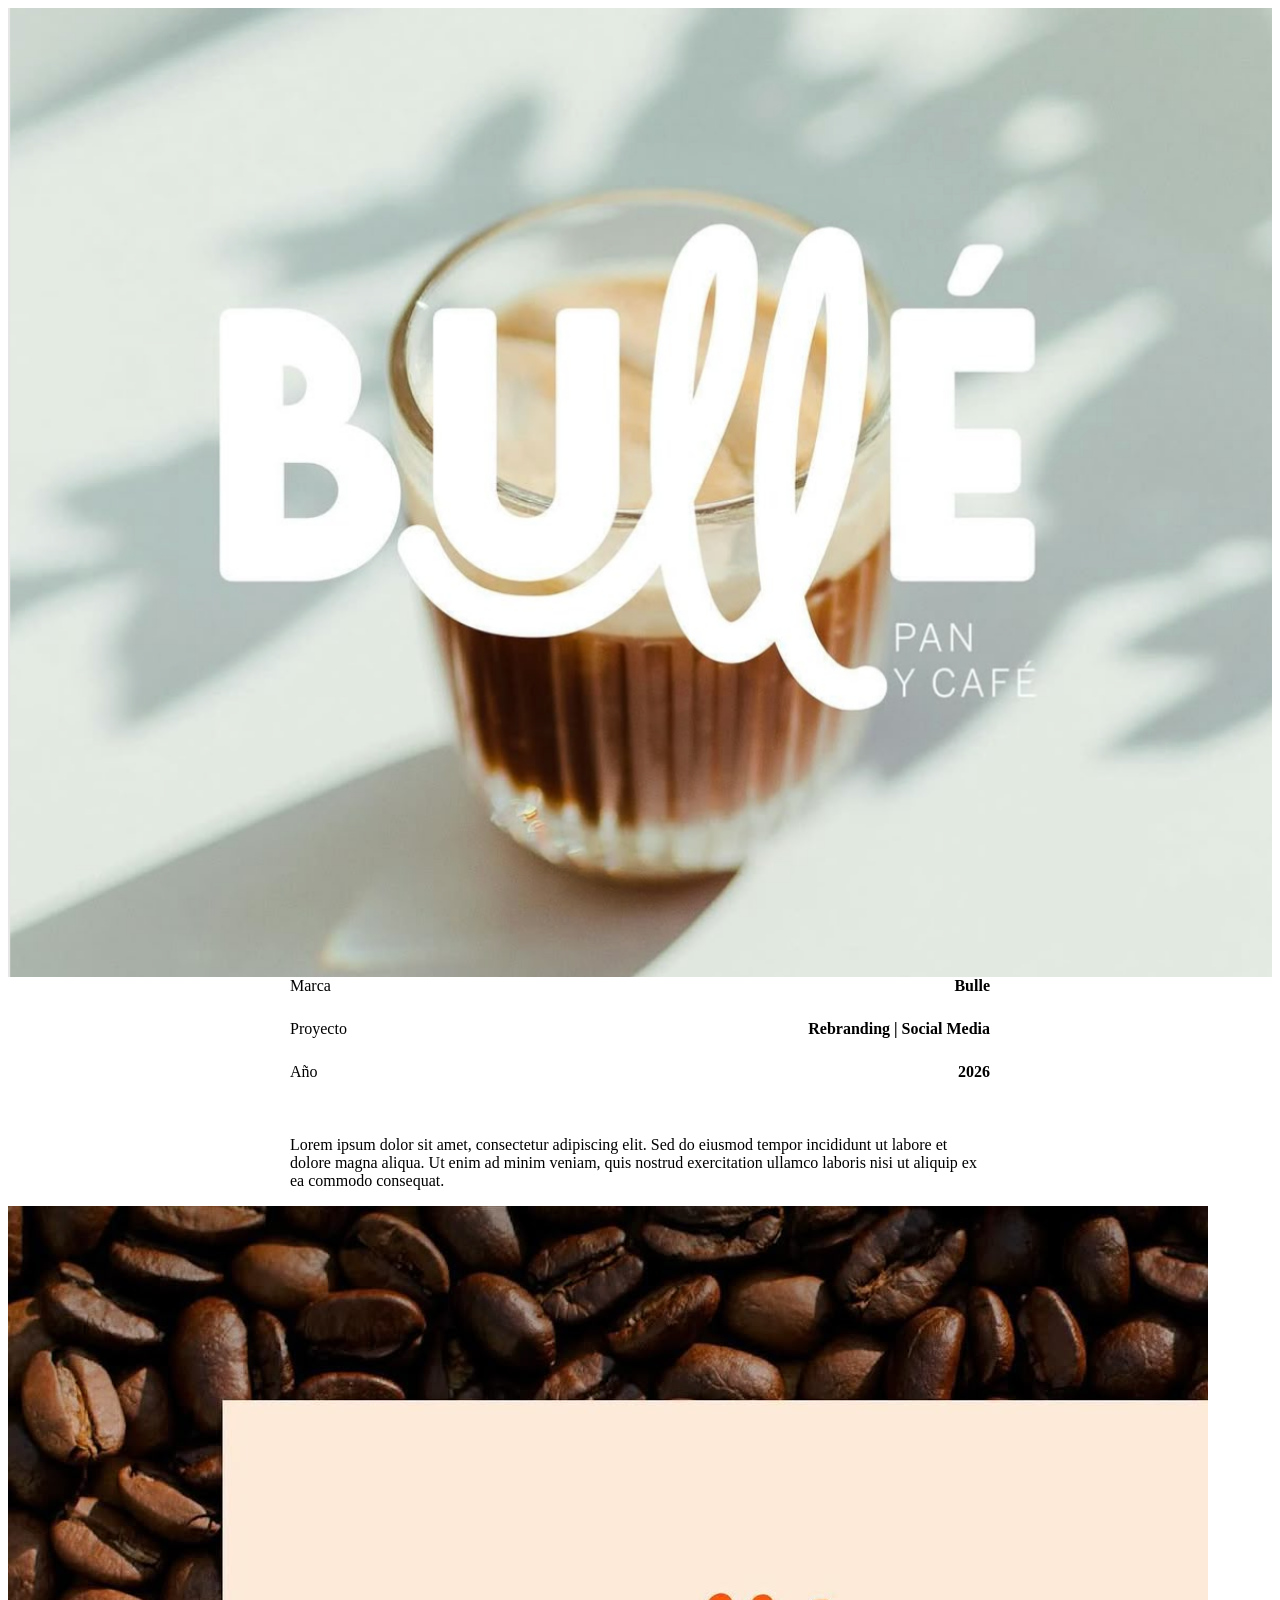
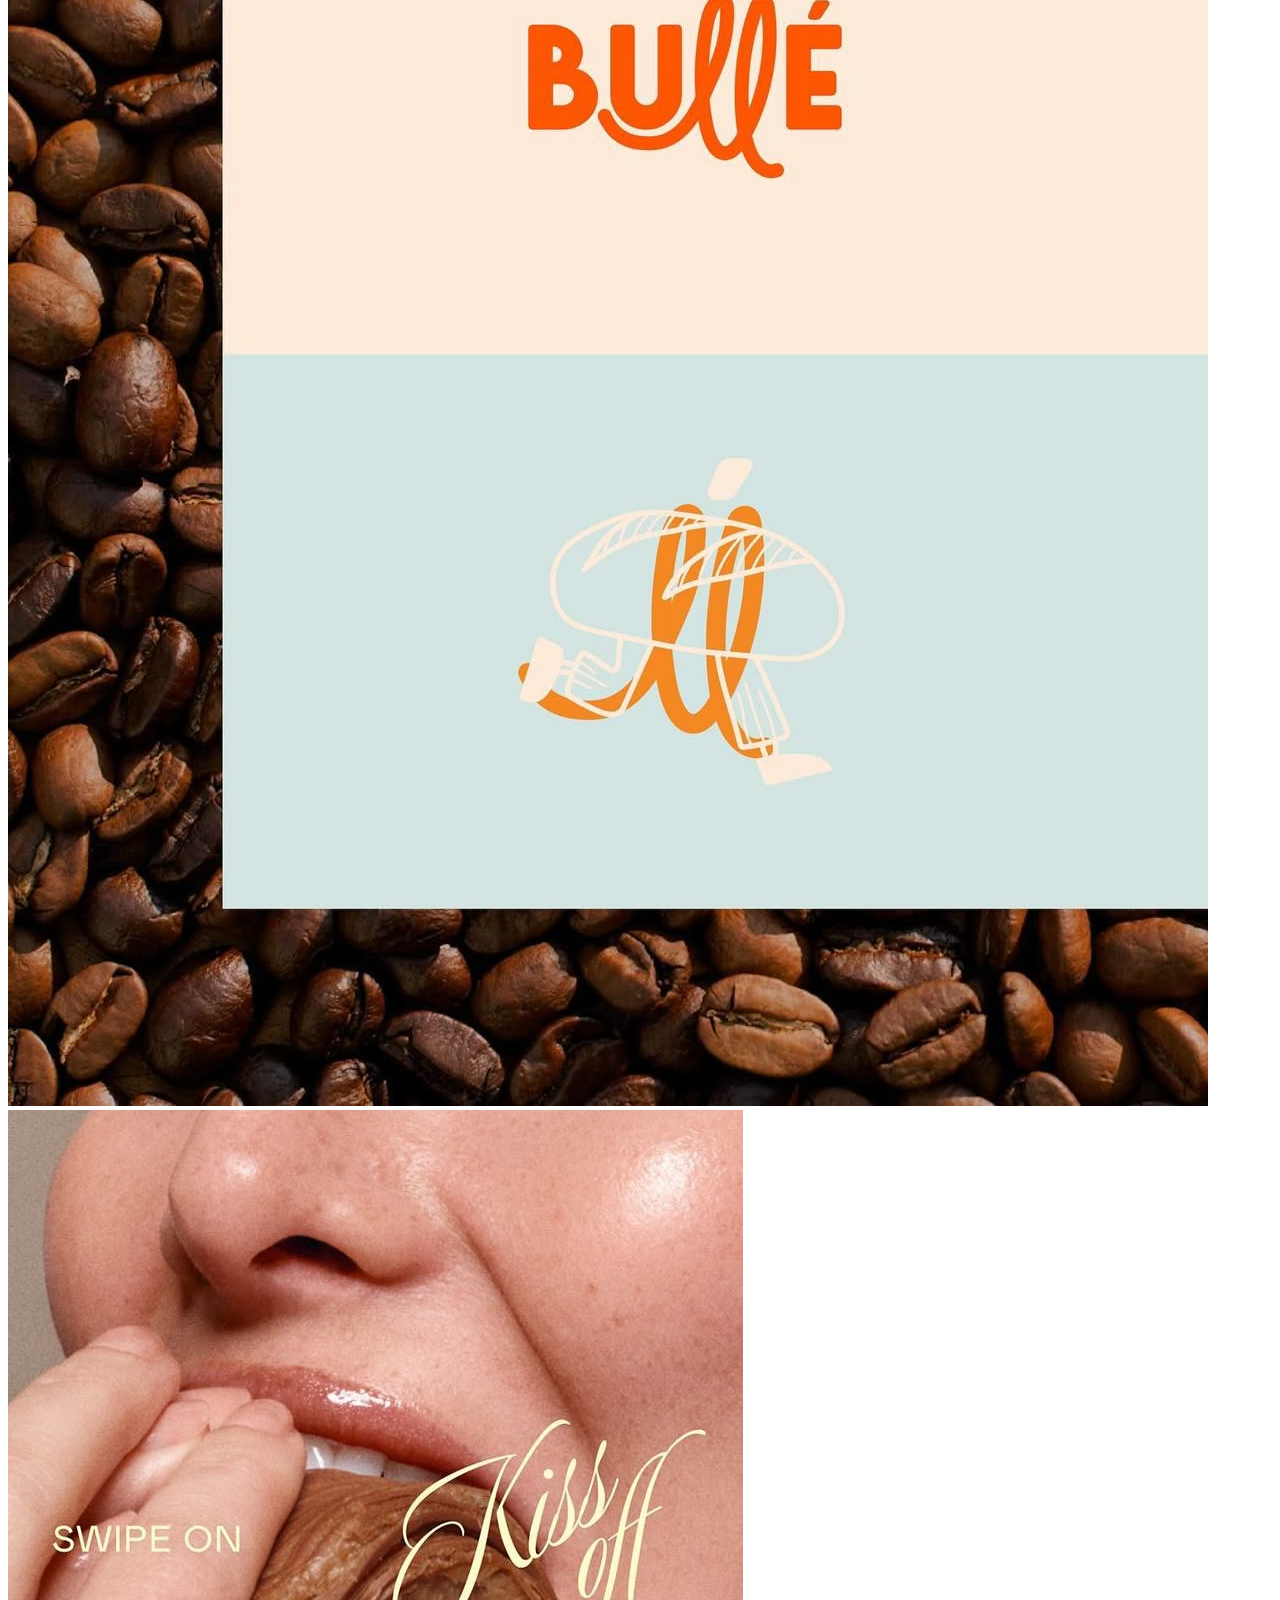
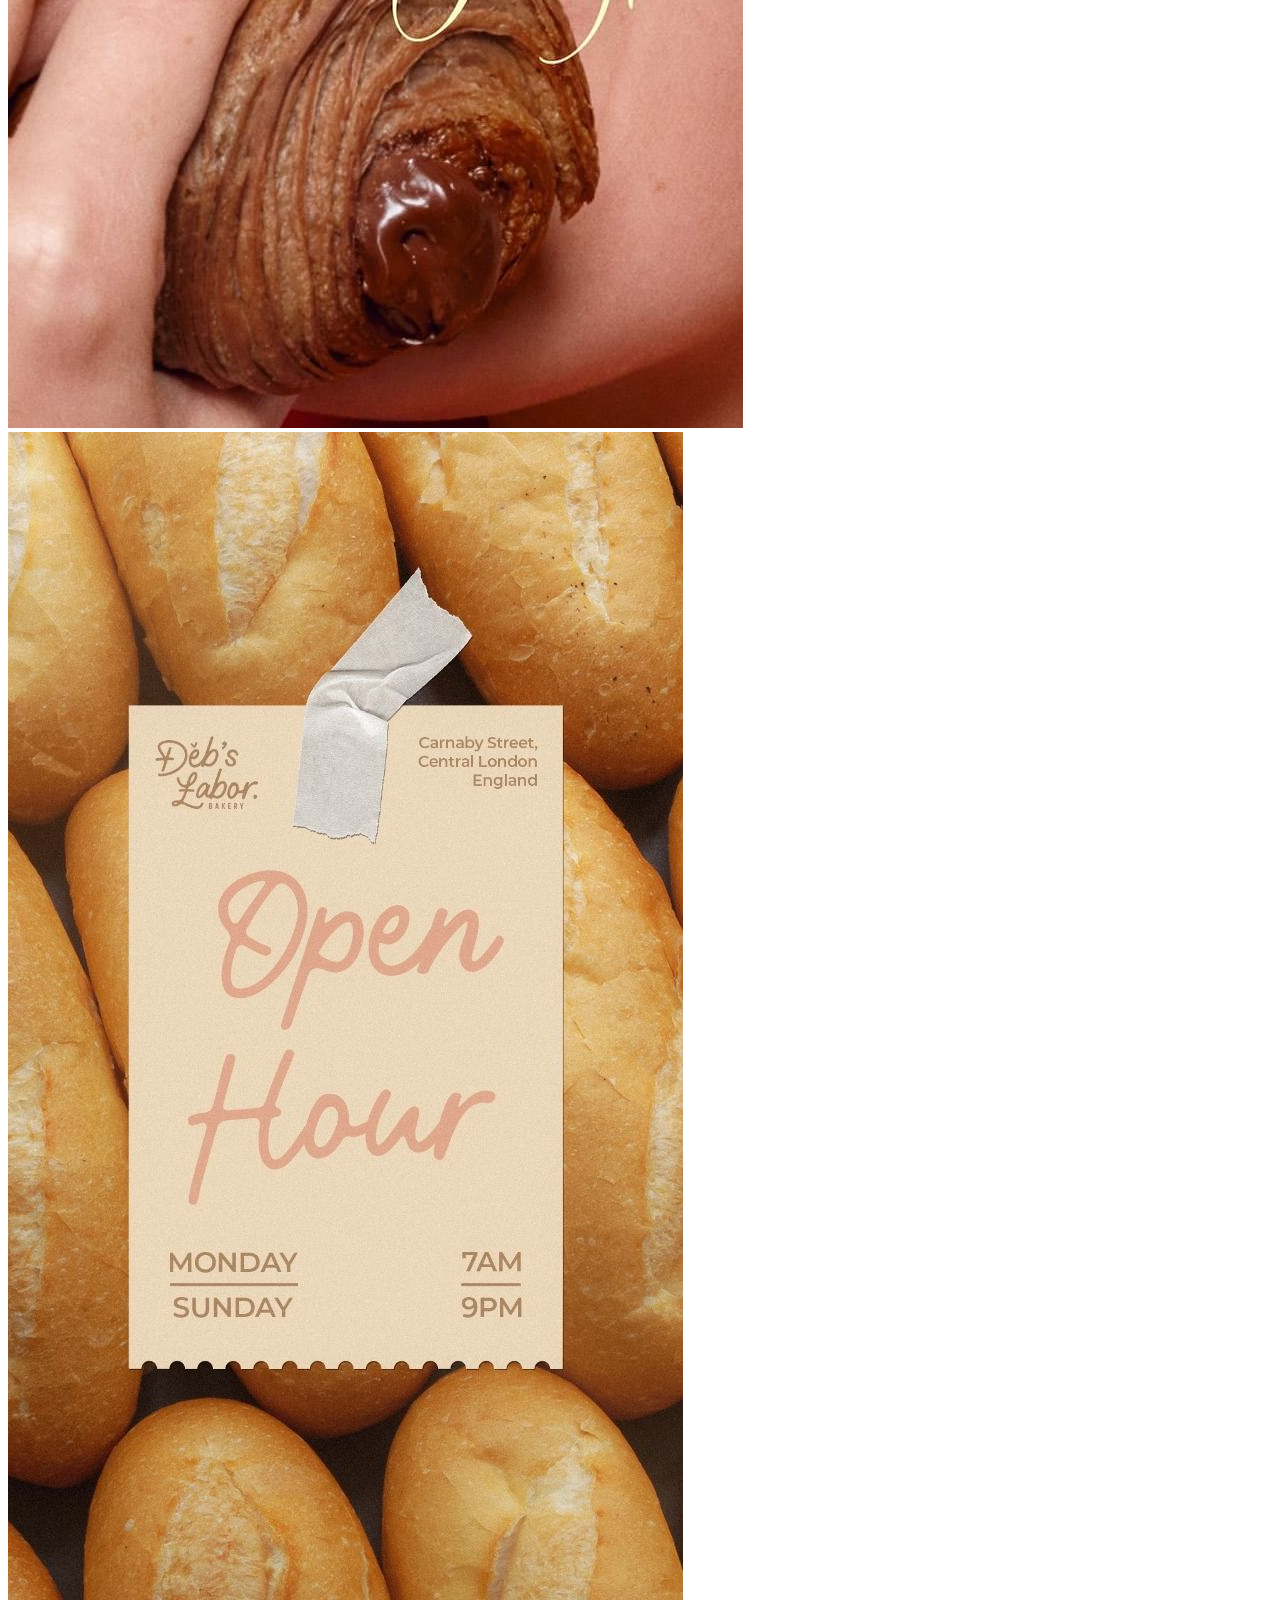
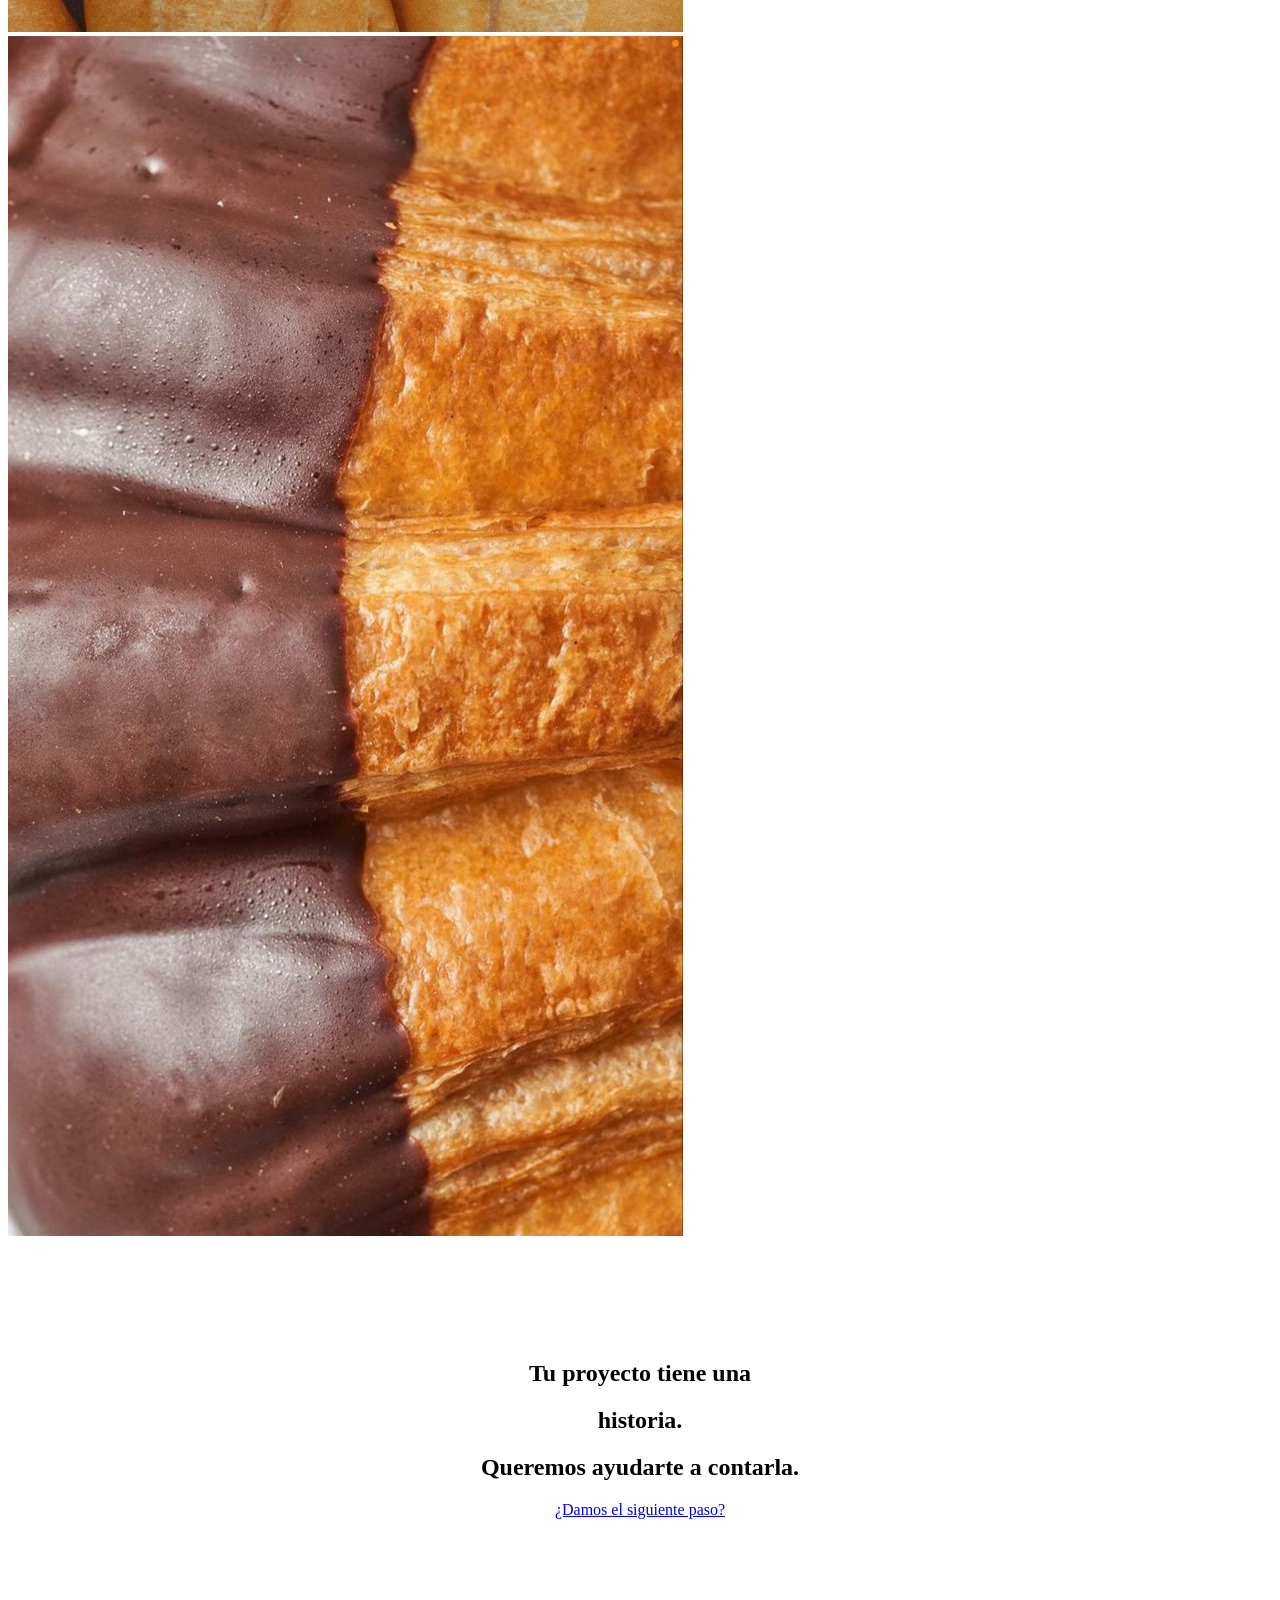
<file: pag proyectos/index-gemini.html>
<!DOCTYPE html>
<html lang="es">

<head>
    <meta charset="UTF-8">
    <meta name="viewport" content="width=device-width, initial-scale=1.0">
    <title>Emes Agencia Creativa - Página proyectos</title>
    <link rel="preconnect" href="https://fonts.googleapis.com">
    <link rel="preconnect" href="https://fonts.gstatic.com" crossorigin>
    <link
        href="https://fonts.googleapis.com/css2?family=Inter:wght@100..900&family=Playfair+Display:ital,wght@0,400..900;1,400..900&display=swap"
        rel="stylesheet">
    <link href="https://api.fontshare.com/v2/css?f[]=excon@1,2&display=swap" rel="stylesheet">
    <link rel="stylesheet" href="estilo-pagina-proyectos.css">
</head>

<body>

    <section class="hero-fixed-container">
        <picture>
            <source media="(max-width: 450px)" srcset="assets/img-home-projects-cafe.jpg">
            <source media="(max-width: 768px)" srcset="assets/img-home-projects-cafe-desktop.png">
            <img src="assets/img-home-projects-cafe-desktop.png" alt="Descripción del proyecto café"
                class="img-parallax">
        </picture>
    </section>

    <main class="wrapper-contenido">

        <div class="info_card">
            <div class="info_card__item">
                <p>Marca</p>
                <p>Bulle</p>
            </div>
            <div class="info_card__item">
                <p>Proyecto</p>
                <p>Rebranding | Social Media</p>
            </div>
            <div class="info_card__item">
                <p>Año</p>
                <p>2026</p>
            </div>
            <p class="descripcion-proyecto">Lorem ipsum dolor sit amet, consectetur adipiscing elit. Sed do eiusmod
                tempor incididunt ut labore et dolore magna aliqua. Ut enim ad minim veniam, quis nostrud exercitation
                ullamco laboris nisi ut aliquip ex ea commodo consequat.</p>
        </div>

        <section class="galeria-plantilla">
            <div class="contenedor-imagen-full reveal-scroll">
                <img src="assets/img-project-cafe-4.jpg" alt="Imagen proyecto principal">
            </div>

            <div class="grid-imagenes-secundarias">
                <div class="contenedor-imagen-square reveal-scroll"><img src="assets/img-project-cafe-1.jpg" alt="">
                </div>
                <div class="contenedor-imagen-square reveal-scroll"><img src="assets/img-project-cafe-2.jpg" alt="">
                </div>
                <div class="contenedor-imagen-square reveal-scroll"><img src="assets/img-project-cafe-3.jpg" alt="">
                </div>
            </div>
        </section>

        <section class="cta_contacto">
            <div class="proyectos__header">
                <h2 class="proyectos__titulo1 proyectos__header_1">Tu proyecto tiene una</h2>
                <h2 class="proyectos__titulo2 proyectos__header_2">historia.</h2>
                <h2 class="proyectos__titulo1 proyectos__header_3">Queremos ayudarte a contarla.</h2>
            </div>
            <a href="contacto/index.html" class="btn">¿Damos el siguiente paso?</a>
        </section>
    </main>

    <script>
        const observer = new IntersectionObserver((entries) => {
            entries.forEach(entry => {
                if (entry.isIntersecting) entry.target.classList.add('visible');
            });
        }, { threshold: 0.1 });

        document.querySelectorAll('.reveal-scroll').forEach(el => observer.observe(el));
    </script>
</body>

</html>
</file>
<file: pag proyectos/estilo-pagina-proyectos.css>
/* utility classes */
.padding-btn {
    padding-top: clamp(2px, 2vh, 30px);
}


#proyectos__hero {
    height: 100vh;
    width: 100%;
}

.hero_container {
    position: fixed;
    top: 0;
    left: 0;
    width: 100%;
    height: clamp(400px, 80vh, 900px);
    overflow: hidden;
    z-index: -1;
}

picture img {
    width: 100%;
    height: 100%;
    position:sticky;
    display: block;
    object-fit: cover;
}

.project_content {
    position: relative;
    z-index: 1;
    background-color: white;
    margin-top: clamp(400px, 80vh, 900px);
}

/* CTA FINAL */
.cta_contacto {
    display: flex;
    flex-direction: column;
    width: clamp(300px, 80%, 600px);
    margin: 0 auto;
    text-align: center;
    /* he probado a meterle la var de padding-secciones pero veo muy poco espacio */
    padding: clamp(100px, 8vh, 200px) 0;
    gap: var(--gap-secciones);

}


.proyectos__frase {
    display: flex;
    align-items: baseline;
    gap: 0.5rem;
    margin: 0;
    white-space: nowrap;
    justify-content: center;
}

/* tarjeta con texto informativo */
.info_card {
    width: clamp(200px, 80%, 600px);
    display: flex;
    flex-direction: column;
    gap: 20px;
    margin: 0 auto;
    padding: var(--padding-secciones) var(--padding-movil) ;
    font-size: var(--text-size-2);
    box-sizing: border-box;
}

.info_card__item {
    display: grid;
    grid-template-columns: 1fr auto;
    gap: 15px;
    align-items: baseline;
}

.info_card__item p:first-child {
    text-align: left;
    margin: 0;
    font-family: var(--text-font-inter);
    font-size: var(--text-size-2);
}

.info_card__item p:last-child {
    text-align: right;
    margin: 0;
    font-weight: bold;
}

.info_card p {
    margin-top: 30px;
}
/* tarjeta con texto informativo */

/* plantilla para imagenes */

.contenedor_img_apaisado {
    /* aqui podemos definir el tamaño del contenedor con algo fijo dandole height o con aspect-ratio, pero creo que en desktop la imagen sale demasiado grande */
    /* height: clamp(200px, 40vh, 300px); */
    aspect-ratio: 16 / 9;
    overflow: hidden;
}

.contenedor_img_apaisado img.img_apaisada {
    width: 100%;
    height: 100%;
    object-fit: cover;
}

.contenedor_img_3 {
    display: grid;
    grid-template-columns: 1fr 1fr 1fr;
    height: clamp(200px, 40vh, 300px);
    overflow: hidden;

}

.contenedor_img_3_card {
    height: 100%;
    width: 100%;
}

.contenedor_img_3 img.img_vertical {
    object-fit: cover;
    width: 100%;
    height: 100%;
    display: block;
}

.contenedor_img_2 {
    display: grid;
    grid-template-columns: 1fr 1fr;
    height: clamp(200px, 40vh, 300px);
    overflow: hidden;
}

.contenedor_img_2 img.img_vertical {
    object-fit: cover;
    width: 100%;
    height: 100%;
    display: block;
}


/* para que el texto no se rompa al reducir la pantalla */
@media (max-width: 300px) {
    .proyectos__frase {
        display: flex;
        flex-direction: column;
        align-items: center;
        gap: 5px;
    }
}


@media (min-width: 768px) {
    .info_card {
        max-width: 700px;
        width: 60%;
        gap: 25px;
    }

    .info_card__item {
        gap: 50px;
    }

    .contenedor_img_apaisado {
             aspect-ratio: 16 / 9;
            /* height: clamp(500px, 40vh, 800px); */
        }

        .contenedor_img_3 {
            height: clamp(500px, 100vh, 800px);
        }

        .contenedor_img_2 {
            height: clamp(500px, 100vh, 800px);
        }
    
}
</file>
<file: estilo.css>
:root {
    --clr-corporativo-purple: hsl(328, 73%, 23%);
    --clr-corporativo-blue: hsl(212, 50%, 65%);
    --clr-corporativo-yellow: hsl(55, 88%, 84%);
    --clr-corporativo-orange: hsl(26, 91%, 79%);
    --clr-black: hsl(0, 0%, 0%);
    /* para darle altura fija al nav */
    --nav-height: clamp(80px, 10vh, 80px);
    --title-font-playfair: 'Playfair Display', serif; 
    --title-font-excon: 'Excon', sans-serif;
    --text-font-inter: 'Inter', sans-serif;
    --text-size-text: clamp(1rem, 0.763rem + 1vw, 1.5rem);
    --text-size-title-excon: clamp(1.325rem, 0.374rem + 3.056vw, 3rem);
    --text-size-title-playfairdisplay: clamp(1.8rem, 0.163rem + 5.443vw, 4.9rem);
    --text-size-title-playfairdisplay-entre-excon: clamp(1.125rem, 0.374rem + 3.056vw, 3.125rem);
    --text-size-copyright: clamp(1rem, 3%, 1.25rem);

    --padding-movil: 4vw; /* Límites retícula */
    --padding-desktop: 2vw;
    --padding-secciones: clamp(30px, 8vh, 40px); /* padding arriba-abajo entre secciones */
    --gap-secciones: clamp(10px, 5vh, 40px); /* espacio entre los contenidos dentro de las secciones */
    --text-size-text-2: clamp(1rem, 0.95rem + 0.2vw, 1.125rem);
    --text-size-info_card:clamp(1rem, 0.85rem + 0.5vw, 1.25rem);
}

* {
    box-sizing: border-box;
    margin: 0;
    padding: 0;
}

/* CLASES UTILITARIAS */
.btn {
    display: inline-block;
    align-self: center;
    white-space: nowrap;
    text-decoration: none;
    cursor: pointer;
    padding: clamp(10px, 1.3vw, 15px) clamp(40px, 4.2vw, 60px);
    border-radius: 42px;
    background: var(--clr-corporativo-purple);
    color: var(--clr-corporativo-yellow);
    font-family: var(--text-font-inter);
    font-size: var(--text-size-text);
    font-weight: 600;
    border: 2px solid transparent;
    transition: background 0.3s ease, color 0.3s ease, border-color 0.3s ease;
}

.btn:hover {
    background: var(--clr-corporativo-yellow);
    color: var(--clr-corporativo-purple);
    border-color: var(--clr-corporativo-purple);
}

.titulo1-excon {
    text-align: center;
    font-family: var(--title-font-excon);
    font-size: var(--text-size-title-excon);
    font-weight: 400;
}

.titulo2-playfair {
    text-align: center;
    font-family: var(--title-font-playfair);
    font-size: var(--text-size-title-playfairdisplay);
    font-style: italic;
    font-weight: 700;
    margin-top: clamp(-4px, -1vh, -2px);
}

.vertical-align{
    vertical-align: middle;
}

.contenido-pag {
    display: flex;
    flex-direction: column;
    gap: var(--gap-secciones);
}

.mobile {
    display: block;
}

.desktop {
    display: none;
}


body {
    font-family: var(--text-font-inter);
    overflow-x: hidden;
}

.text-size-2 {
    font-size: var(--text-size-text-2);
}

/* Ocultar el texto del logo pero mantenerlo para SEO */
.visually-hidden {
    position: absolute;
    width: 1px;
    height: 1px;
    padding: 0;
    margin: -1px;
    overflow: hidden;
    clip: rect(0, 0, 0, 0);
    border: 0;
}

/* --- HEADER Y NAV --- */
.nav-container {
    position: fixed;
    top: 0;
    width: 100%;
    background: transparent;
    display: flex;
    align-items: center;
    justify-content: space-between;
    padding: var(--padding-movil);
    z-index: 1000;
}

.emes-logo-svg {
    height: clamp(35px, 5vw, 50px);
    display: block;
    vertical-align: middle;
}

/* Ocultamos el checkbox físicamente */
.menu-checkbox {
    display: none;
}

/* --- ICONO HAMBURGUESA --- */
.nav__burguer {
    display: flex;
    flex-direction: column;
    gap: 5px;
    cursor: pointer;
    z-index: 1100;
    position: relative;
}

.nav__burguer span {
    display: block;
    width: 25px;
    height: 2px;
    background: var(--clr-corporativo-purple);
    transition: 0.3s;
}

/* transparencia en el header al hacer scroll */
.nav--scrolled {
    background: hsla(0, 0%, 100%, 0.5);
    backdrop-filter: blur(6px);
    -webkit-backdrop-filter: blur(8px);
    transition: background 0.3s ease;
    /* degradado del borde */
    -webkit-mask-image: linear-gradient(to bottom, black 75%, transparent 100%);
    mask-image: linear-gradient(to bottom, black 75%, transparent 100%);
}

/* --- OVERLAY MÓVIL --- */
.menu__overlay {
    position: fixed;
    top: 0;
    left: 0;
    width: 100%;
    height: 100vh;
    inset: 0;
    background: var(--clr-corporativo-yellow);
    display: flex;
    /* con este flex direction se suben las palabras del menu overlay */
    flex-direction: column;
    /* justify-content: center;
    align-items: center; */
    justify-content: flex-start;
    align-items: center;
    transform: translateX(100%);
    /* Escondido arriba */
    transition: transform 0.5s cubic-bezier(0.77, 0, 0.175, 1);
    z-index: 999; /* por debajo del nav*/
    gap: clamp(20px, 6vh, 60px); /* un solo gap continuo para todo */
}

.menu__overlay_header {
    padding: var(--padding-movil);
    display: flex;
    align-items: center;
    width: 100%;
}

.menu__overlay_header .cls-1 {
    stroke-width: 1.8px;
}


.menu__overlay_nav {
    flex: 1;
    display: flex;
    align-items: center;
    justify-content: center;
    width: 100%;
}

.menu__overlay_nav_list a {
    display: block;
    padding: clamp(4px, 1vh, 10px); /* padding entre links que escala */
    font-size: clamp(1.5rem, 7vw, 2rem); /* escala entre móviles pequeños y grandes */
    color: var(--clr-black);
    text-decoration: none;
    font-family: var(--text-font-inter);
    font-weight: bold;
}

.menu__overlay_nav_list {
    list-style: none;
    text-align: center;
    padding: 0; /* sin padding extra que rompa la proporción */
}

.menu__overlay_footer {
    left: 0;
    right: 0;
    display: flex;
    flex-direction: column;
    align-items: center;
    gap: clamp(10px, 2vh, 30px);
    padding-bottom: 5vh;
}

.logo-mm-contorno__footer {
    width: clamp(200px, 40vw, 300px);
    height: auto;
    display: block;
    /* evita el espacio baseline de las imágenes inline */
    margin-top: 2rem;
}

.footer__items {
    display: flex;
    flex-direction: column;
    gap: 20px;
    
}

.footer__social-icons {
    display: flex;
    justify-content: center;
    align-items: center;
    gap: 20px;
}

.footer__social-icons svg {
    width: clamp(20px, 5vw, 28px);
    height: clamp(20px, 5vw, 28px);
}

.footer__social-icons a {
    display: flex;
    align-items: center;
    color: var(--clr-corporativo-purple);
    transition: transform 0.3s ease, opacity 0.3s ease;
}

.footer__copyright {
    font-family: var(--text-font-inter);
    font-size: 0.8rem;
    color: var(--clr-black);
    font-weight: 500;
    font-size: clamp(0.7rem, 2.5vw, 0.85rem);
        }

/* --- LÓGICA DE ACTIVACIÓN --- */

/* 1. Cuando el input está checked, movemos el overlay */
.menu-checkbox:checked~.menu__overlay {
    transform: translateY(0);
}

/* 2. Animamos las rayas para que formen una X */
.menu-checkbox:checked~.nav__burguer span:nth-child(1) {
    transform: translateY(7px) rotate(45deg);
}

.menu-checkbox:checked~.nav__burguer span:nth-child(2) {
    opacity: 0;
}

.menu-checkbox:checked~.nav__burguer span:nth-child(3) {
    transform: translateY(-7px) rotate(-45deg);
}

.menu-checkbox:checked~.menu__overlay {
    overflow: hidden;
}
/* --- OVERLAY MÓVIL --- */

/* --- RESPONSIVE / DESKTOP --- */
.header__menu {
    display: none;
}

/* el footer está oculto por defecto por la lógica mobile first, en móvil ni existe ni ocupa espacio */
.footer {
    display: none;
}

/* IMAGEN HERO */
.hero {
    position: relative;
    width: 100%;
    height: 100vh;
    overflow: hidden;
    z-index: 0;
}

.hero__img {
    position: absolute;
    inset: 0;
    width: 100%;
    height: 100%;
    object-fit: cover;
}

.hero__img--mobile {
    display: block;
}

.hero__img--desktop {
    display: none;
}
/* IMAGEN HERO */

/* SERVICIOS */
.titulo-logo-emes {
    display: flex;
    justify-content: center;
    margin-top: 10px;
}

.titulo-logo-emes svg {
    height: calc(var(--text-size-title-playfairdisplay) * 0.7);
    width: auto;
}

.seccion-servicios {
    padding: var(--padding-secciones) var(--padding-movil) 0; 
    display: flex;
    flex-direction: column;
    gap: var(--gap-secciones);
}

.servicios__header {
    text-align: center;
    padding: 0 var(--padding-movil);
}

.servicios__lista {
    display: flex;
    flex-direction: column;
    gap: clamp(20px, 5vh, 50px);
    align-items: center;
    
}

.servicio {
    display: flex;
    flex-direction: row;
    align-items: center;
    gap: 30px;
}

/* los servicios alternos tienen el texto a la izquierda y el icono a la derecha */
.servicio--derecha {
    flex-direction: row-reverse;
}

.servicio__icono {
    flex-shrink: 0;
    width: clamp(140px, 45vw, 320px);
}

.servicio__icono svg {
    width: 100%;
    height: auto;
}

.servicio__icono--vertical {
    width: auto;
    height: clamp(130px, 44vw, 360px);
}

.servicio__icono--vertical svg {
    width: auto;
    height: 100%;
}

/* el texto empieza oculto y aparece con scroll */
.servicio__texto {
    opacity: 0;
    transform: translateX(-20px);
    transition: opacity 0.5s ease, transform 0.5s ease;
}

/* para los servicios alternos el texto viene desde la derecha */
.servicio--derecha .servicio__texto {
    transform: translateX(20px);
}

/* clase que añade el JS cuando el elemento entra en pantalla */
.servicio__texto.visible {
    opacity: 1;
    transform: translateX(0);
}

.servicio__cta {
    font-family: var(--title-font-excon);
    font-size: clamp(0.9rem, 3.5vw, 1.1rem);
    font-weight: 500;
    margin-bottom: 6px;
}

.servicio__descripcion {
    font-family: var(--text-font-inter);
    font-size: clamp(0.8rem, 4vw, 1rem);
    color: hsl(0, 0%, 40%);
    margin-bottom: 2px;
}

.servicio__nombre {
    font-family: var(--title-font-playfair);
    font-size: clamp(1rem, 6vw, 1.8rem);
    font-weight: 600;
    font-style: italic;
    margin-bottom: 9px;
    color: var(--clr-black);
}


.seccion-servicios .btn {
    align-self: center;
}

/* SECCIÓN PROYECTOS */

.seccion-proyectos {
    display: flex;
    flex-direction: column;
    gap: var(--gap-secciones);
    overflow: hidden;
}

.proyectos__header {
    text-align: center;
    padding: 0 var(--padding-movil);
}

/* position:relative para anclar las flechas absolutas.
overflow:hidden recorta lo que se sale del slider */
.proyectos__slider-wrapper {
    position: relative;
    width: 100%;
    overflow: hidden;
    /* en móvil permite deslizar con el dedo */
    touch-action: pan-x;
}

/* Fila de tarjetas. El JS cambia translateX
   y este transition anima ese cambio */
.proyectos__slider {
    display: flex;
    gap: 10px;
    transition: transform 0.5s ease;
    /* Avisa al navegador que este elemento se va a animar para que lo optimice en GPU */
    will-change: transform;
}

/* flex-shrink:0 impide que las tarjetas se encojan.
   flex-direction:column apila imagen arriba y texto abajo */
.proyecto {
    flex-shrink: 0;
    display: flex;
    flex-direction: column;
    width: clamp(200px, 45vw, 260px);
    /* espacio entre imagen y texto */
}

/* Wrapper de la imagen: position:relative para el zoom,
   overflow:hidden para recortarlo */
.proyecto__imagen-wrapper {
    position: relative;
    width: 100%;
    aspect-ratio: 3 / 4; /* proporciones sin fijar altura */
    overflow: hidden;
    border-radius: 10px;
    
}

/* La imagen rellena el wrapper sin deformarse */
.proyecto__img {
    width: 100%;
    height: 100%;
    object-fit: cover;
    transition: transform 0.4s ease; /* para el zoom en hover desktop */
}

/* Texto debajo de la imagen en móvil empieza oculto y aparece con scroll (JS) */
.proyecto__info {
    display: flex;
    flex-direction: column;
    padding: clamp(6px, 1vw, 10px) var(--padding-movil) 0;
    gap: 10px;
}
.proyecto__nombre {
    font-family: var(--text-font-inter);
    font-size: clamp(1.2rem, 3vw, 1.7rem);
    font-weight: 700;
    color: var(--clr-black);
}

.proyecto__descripcion {
    display: flex;
    flex-direction: column;
    font-family: var(--text-font-inter);
    font-size: var(--text-size-text);
    color: var(--clr-black);
    gap: 4px;
}

/* flechas del slider desktop */
.proyectos__flecha {
    display: none;
}
/* SECCIÓN PROYECTOS */

/* SECCIÓN PATH */

/* ocultamos por defecto el de móvil porque lo hicimos después */
.mobile-only {
    display: none;
}

.desktop-only {
    display: block;
}

.svg-animation-section {
    /* reducimos el scroll total */
    height: 150vh;
    /* Controla cuánto scroll dura la animación */
    position: relative;
    background-color: #ffffff;
    margin-top: -10px;
    margin-bottom: 0;
}

.svg-sticky-container {
    position: sticky;
    top: 0;
    /* para que la animación no haga espacios en blanco al principio/final hay que definir altura para que funcione sticky */
    height: 100vh;
    display: flex;
    align-items: center;
    /* Mantenemos centrado, pero ajustaremos el SVG */
    justify-content: center;
    /* con overflow:hidden se cortan los bordes */
    overflow: visible;

}

#logo-animado-desktop {
    /* Desktop */
    width: 100%;
    height: auto;
}

#logo-animado-mobile {
    /* Mobile */
    width: 100%;
    /* No le des 100% para que respire por los lados */
    height: auto;
}

.st3,
.st4,
.st5,
.st6 {
    fill: none;
    transition: stroke-dashoffset 0.1s linear;
    /* Suaviza el dibujo al hacer scroll */
}

@media (max-width: 768px) {
    .mobile-only {
        display: block;
    }

    .desktop-only {
        display: none;
    }

    .svg-animado {
        width: 100%;
        /* Ocupa el ancho del móvil */
        height: auto;
    }

    /* grosor para movil */
        .mobile-only .st3,
        .mobile-only .st4,
        .mobile-only .st5,
        .mobile-only .st6 {
            stroke-width: 25px;
            /* Aquí controlas el grosor de tu nuevo diseño móvil */
        }
}

/* capa texto+botón */
.contact__header {
    text-align: center;
    padding: 0 var(--padding-movil);
    display: flex;
    flex-direction: column;
}

.contact__titulo1 {
    font-family: var(--title-font-excon);
    font-size: var(--text-size-title-excon);
    font-weight: 400;
}

.contact__titulo2 {
    font-family: var(--title-font-playfair);
    font-size: var(--text-size-title-playfairdisplay);
    font-style: italic;
    font-weight: 700;
}

.contact-overlay {
    position: absolute;
    top: 50%;
    left: 50%;
    transform: translate(-50%, -40%);
    /* Un poco más abajo del centro */
    text-align: center;
    width: 100%;
    opacity: 0;
    /* Invisible al principio */
    visibility: hidden;
    transition: all 0.8s ease-out;
    /* Animación suave de aparición */
    pointer-events: none;
    /* Evita que el botón se pueda clicar antes de tiempo */
    display: flex;
    flex-direction: column;
    gap: var(--gap-secciones);
    
}

/* Esta clase la añadiremos con JS cuando el scroll llegue al final */
.contact-overlay.is-visible {
    opacity: 1;
    visibility: visible;
    transform: translate(-50%, -50%);
    /* Sube a su posición central original */
    pointer-events: auto;
}

/* SECCIÓN PATH */

/* FOOTER MÓVIL */
.footer-desktop {
    display: none;
}

.footer-mobile {
    background: var(--clr-corporativo-yellow);
    display: flex;
    flex-direction: column;
    align-items: stretch;
    padding: var(--nav-height) 0 0 0;
    gap: 0;
    min-height: 100vh;
    position: relative;
    overflow: hidden;
}

.footer-mobile__bottom {
    margin-top: auto;
    gap: clamp(10px, 2vh, 20px);
    padding-bottom: clamp(20px, 4vh, 40px);
    align-items: center;
    display: flex;
    flex-direction: column;
    width: 100%;
}

.footer-mobile__top {
    display: flex;
    flex-direction: column;
    padding: clamp(20px, 5vh, 40px) var(--padding-movil);
    gap: clamp(300px, 8vh, 60px);
    width: 100%;
    font-family: var(--text-font-inter);
    font-weight: 500;
}

.footer-mobile__email {
    color: var(--clr-black);
    text-decoration: none;
    font-size: var(--text-size-text);
    align-self: flex-start; /* pegado a la izquierda */
}


.footer-mobile__legal {
    display: flex;
    flex-direction: column;
    align-items: flex-end; /* pegado a la derecha */
    align-self: flex-end; /* el bloque entero a la derecha */
    gap: 20px;
    text-decoration: none;
    font-size: var(--text-size-text);
}

.footer-mobile__legal a {
    color: var(--clr-black);
    text-decoration: none;
    text-align: right;
}
/* FOOTER MÓVIL */

/* RESPONSIVE: DESKTOP */
/* Escondido en móvil */
@media (min-width: 768px) {

/* CLASES UTILITARIAS DESKTOP */
.titulo2-playfair {
        margin-top: clamp(-12px, -4vh, -9px);
    }

.mobile {
            display: none;
        }
    
        .desktop {
            display: block;
        }


    .nav__burguer,
    .menu__overlay {
        display: none;
    }

    .header__menu {
        display: block;
    }

    .footer-mobile {
        display: none;
    }

    .header__menu_list {
        display: flex;
        flex-direction: column; /* apilados verticalmente */
        gap: 15px; /* espacio entre links */
        list-style: none;
        text-align: right;
        font-size: var(--text-size-text);
    }

    .header__menu_list a {
        text-decoration: none;
        color: var(--clr-black);
        font-weight: 500;
        /* el pseudoelemento: :after necesita un punto de referencia para posicionarse. Con relative le decimos que se posicione relativo al enlace, no a la página. */
        position: relative; /* necesario para el pseudoelemento */
    }
    
    .header__menu_list a::after {
        /* Los pseudoelementos: :after necesitan obligatoriamente la propiedad content para existir en el DOM. Lo dejamos vacío porque no queremos texto, solo el elemento visual. */
        content: '';
        /* Saca la línea del flujo normal del documento y la posicionamos manualmente respecto al enlace. */
        position: absolute;
        bottom: -2px;
        right: 0;
        width: 0; /* empieza sin ancho */
        height: 2px;
        background: var(--clr-black);
        transition: width 0.3s ease;
        }
        
    .header__menu_list a:hover::after {
        width: 100%; /* se expande al ancho del texto al hacer hover */
        }
    
    .nav-container {
        background: transparent;
        border-bottom: none; /* quitamos el borde también */
        align-items: flex-start; /* los links se alinean arriba */
        padding: 40px 2vw; 
        }

/* La otra opción para el header  sería simplemente no usar blur en desktop y en cambio hacer que los textos del menú tengan siempre legibilidad,
por ejemplo añadiendo una sombra suave al texto */
   /* .nav--scrolled {
       background: transparent;
       backdrop-filter: none;
       -webkit-backdrop-filter: none;
   }

   .nav--scrolled .header__menu_list a,
   .nav--scrolled .emes-logo-svg .logo-emes {
       filter: drop-shadow(0px 0px 6px rgba(255, 255, 255, 0.8));
   } */


    .hero__img--mobile {
        display: none;
    }

    .hero__img--desktop {
        display: block;
    }

/* SECCIÓN SERVICIOS DESKTOP */
.seccion-servicios {
    padding: var(--padding-secciones) var(--padding-desktop);
}

    .servicios__lista {
        display: grid;
        grid-template-columns: 1fr 1fr 1fr;
        grid-template-rows: auto auto;
        gap: clamp(10px, 1.8vw, 15px);
        align-items: start;
        container-type: inline-size;
    }

    .servicio:nth-child(1) {
        grid-column: 1;
        grid-row: 1;
    }

    .servicio:nth-child(2) {
        grid-column: 3;
        grid-row: 1;
    }

    .servicio:nth-child(3) {
        grid-column: 2;
        grid-row: 1 / 3;
        align-self: center;
    }

    .servicio:nth-child(4) {
        grid-column: 3;
        grid-row: 2;
    }

    .servicio:nth-child(5) {
        grid-column: 1;
        grid-row: 2;
    }

    .servicio,
    .servicio--derecha {
        flex-direction: column;
        align-items: center;
        gap: 9px;
    }

    .servicio__icono {
    width: clamp(150px, 26cqi, 320px);
    }

    .servicio__icono svg {
        width: 100%;
        height: auto;
        display: block;
    }

    .servicio__icono--vertical {
            width: auto;
            height: clamp(60px, 23cqi, 240px);

        }
    
    .servicio__icono--vertical svg {
            width: auto;
            height: 100%;
        }

    /* el bloque de texto siempre visible en desktop */
    .servicio__texto,
    .servicio__texto.visible {
        opacity: 1;
        transform: none;
        transition: none;
        text-align: center;
    }

    /* el nombre siempre visible */
    .servicio__nombre {
        opacity: 1;
        transform: none;
        transition: none;
        font-size: clamp(1.7rem, 2.5vw, 2.3rem);
        margin-bottom: 0;
    }

    .servicio__cta {
        font-size: clamp(0.7rem, 1.8vw, 1.3rem);
        }
    
    .servicio__descripcion {
        font-size: clamp(0.7rem, 1.6vw, 1.1rem);
        }
    /* cta y descripcion ocultos por defecto, aparecen al hover */
    .servicio__cta,
    .servicio__descripcion {
        opacity: 0;
        transform: translateY(8px);
        transition: opacity 0.3s ease, transform 0.3s ease;
        text-align: left;
    }

    .servicio:hover .servicio__cta,
    .servicio:hover .servicio__descripcion {
        opacity: 1;
        transform: translateY(0);
    }

    .servicio__cta {
        margin-top: 12px;
        margin-bottom: 8px;
        }
    
    .servicio__descripcion {
        margin-top: 4px;
        }

/* SECCION PROYECTOS DESKTOP */
/* En desktop el zoom aparece con hover */
.proyectos__slider-wrapper {
    cursor: grab;
    --thumb-width: clamp(280px, 28vw, 420px);
    --thumb-height: calc(var(--thumb-width) * 4 / 3);
}

/* tarjetas más anchas en desktop */
.proyecto {
    width: clamp(280px, 28vw, 420px);
}

/* DESKTOP: texto oculto por defecto */
.proyecto__info {
    padding-left: var(--padding-desktop);
    padding-right: 0;
    opacity: 0;
    transform: translateY(-6px);
    transition: opacity 0.4s ease, transform 0.4s ease;
    pointer-events: none;
}

.proyecto__imagen-wrapper:hover~.proyecto__info {
    opacity: 1;
    transform: translateY(0);
}

/* zoom en la imagen al hacer hover */
.proyecto__imagen-wrapper:hover .proyecto__img {
    transform: scale(1.04);
}

.proyectos__flecha {
    display: flex;
    position: absolute;
    top: calc(var(--thumb-height) / 2);
    transform: translateY(-50%);
    z-index: 10;
    color: var(--clr-corporativo-yellow);
    background:hsl(328, 73%, 23%, 0.8);
    border: 1px hsl(328, 73%, 23%, 0.8);
    border-radius: 50%;
    width: clamp(36px, 3vw, 48px);
    height: clamp(36px, 3vw, 48px);
    align-items: center;
    justify-content: center;
    cursor: pointer;
    transition: opacity 0.3s ease;
}

.proyectos__flecha:hover {
    opacity: 0.5;
}

.proyectos__flecha--prev {
    left: var(--padding-desktop);
}

.proyectos__flecha--next {
    right: var(--padding-desktop);
}

/* SECCION PROYECTOS DESKTOP */


/* SECCIÓN PATH DESKTOP */
#logo-animado {
    /* width: 90%; */
    /* En desktop volvemos al tamaño estándar */
    /* max-width: 1200px; */
    transform: translateY(0);
}
.svg-animation-section {
    height: 300vh;
}

/* SECCIÓN PATH DESKTOP */

/* FOOTER */
    .footer-desktop {
        /* con esto hacemos que las dos columnas left y right se pongan en fila */
        display: flex;
        /* con stretch obligamos a las columnas a ocupar todo el alto del footer */
        align-items: stretch;
        justify-content: space-between;
        background-color: var(--clr-corporativo-yellow);
        padding-bottom: 80px;
        min-height: 100vh;
        /* para que overflow:hidden funcione correctamente sobre los hijos */
        position: relative;
        /* si el logo decorativo es demasiado grande y se sale del footer lo recorta limpiamente */
        overflow: hidden;
    }

    .footer-desktop__left {
        display: flex;
        /* apilamos logo y copyright */
        flex-direction: column;
        /* con esto ambas cosas caen hacia abajo*/
        justify-content: flex-end;
        /* Esta columna ocupa toda la altura del footer, no solo la altura de su contenido. Sin esto,  justify-content: space-between no tendría espacio entre el que repartir */
        /* align-self: stretch;   */
        /* le damos más espacio a la parte del logo */
        width: 65%;
    }

     .footer__brand-group {
        display: flex;
        flex-direction: column;
        /* espacio entre el logo  y el texto de copyright */
        gap: 30px;
        /* Alineamos a la izquierda para que el texto nazca donde empieza el logo */
         align-items: flex-start;
        }

    .footer-desktop__logo {
        /*Así escala suavemente con la pantalla */
       width: clamp(400px, 50vw, 800px);
        /* Mantiene las proporciones originales del SVG */
        height: auto;
        margin: 0;
        padding: var(--padding-desktop);
    }

        .footer-desktop__copy {
            font-family: var(--text-font-inter);
            font-size: var(--text-size-copyright);
            color: var(--clr-black);
            /* pegado al fondo del padding */
            margin: 0;
            padding-left: 5vw;
            padding-bottom: vw;
        }
    
        .footer-desktop__right {
            display: flex;
            flex-direction: column;
            /* todo alineado a la derecha */
            align-items: flex-end; 
            justify-content: space-between;
            /* align-self: stretch; */
                /* Espacio mínimo entre elementos por si la pantalla es justa y space-between los acerca demasiado */
            /* gap: 16px; */
            /* text-align: right; */
            padding: var(--padding-desktop);
        }

        /* contenedor para agrupar los iconos sociales + email y así conseguir el diseño deseado */
      .footer-desktop__contact-group {
                display: flex;
                flex-direction: column;
                align-items: flex-end;
                gap: 20px;
                padding-top: 300px;
        }
    
        .social-icons-desktop {
            display: flex;
            gap: 25px;
            align-items: center;
        }
        
        .size-icons {
            width: clamp(20px, 6vw, 35px);
            height: clamp(20px, 6vw, 35px);
        }
        .social-icons-desktop a {
            /* Necesario para que align-items funcione en el enlace y el icono no tenga espacio extra debajo (baseline) */
            display: flex;
            align-items: center;
            transition: opacity 0.2s ease;
        }
    
        .social-icons-desktop a:hover {
            opacity: 0.6;
        }

        .social-icons-desktop svg {
            width: clamp(20px, 6vw, 35px);
            height: clamp(20px, 6vw, 35px);
            }
    
        .footer-desktop__email {
            font-family: var(--text-font-inter);
            font-size: var(--text-size-text);
            color: var(--clr-black);
            text-decoration: none;
            transition: color 0.2s ease;
            font-weight: 500;
        }
    
        .footer-desktop__email:hover {
            /* Al pasar el ratón, el email pierde opacidad*/
            opacity: 50%;
        }
    
        .footer-desktop__legal {
            display: flex;
            flex-direction: column; /* Los tres links legales apilados verticalmente */
            /* align-items: flex-end; Alineados a la derecha */
           gap: 12px;
           font-size: var(--text-size-text);
           margin-bottom: 0;
        }
    
        .footer-desktop__legal a {
            font-family: var(--text-font-inter);
            font-size: var(--text-size-text);
            color: var(--clr-black);
            text-decoration: none;
            transition: color 0.3s ease;
        }
    
        .footer-desktop__legal a:hover {
            opacity: 50%;
        }
/* FOOTER */


}
</file>
<file: contacto/estilo-contacto.css>
/* --- ESTILOS BÁSICOS Y RESETEO --- */
/* Importamos las mismas variables que tenías en estilo-proyectos.css */
:root {
    --clr-corporativo-purple: hsl(328, 73%, 23%);
    --clr-corporativo-blue: hsl(212, 50%, 65%);
    --clr-corporativo-yellow: hsl(55, 88%, 84%);
    --clr-corporativo-orange: hsl(26, 91%, 79%);
    --clr-black: hsl(0, 0%, 0%);

    --bg-color-contacto: #f0c9a4;
    /* El color de fondo de tus fotos */
    --text-color-contacto: #333333;
    /* Color de texto oscuro para los labels */
    --form-input-color: #333333;
    /* Color del texto dentro de los inputs */
    --form-border-color: #333333;
    /* El color de las líneas de separación */

    --title-font-playfair: 'Playfair Display', serif;
    --title-font-excon: 'Excon', sans-serif;
    --text-font-inter: 'Inter', sans-serif;

    --text-size-label: clamp(1rem, 0.906rem + 0.382vw, 1.25rem);
    --text-size-title-contacto: clamp(1.125rem, 0.374rem + 3.056vw, 3.125rem);
    --padding-contacto: 10vw;
}

* {
    margin: 0;
    padding: 0;
    box-sizing: border-box;
}

body {
    background-color: var(--bg-color-contacto);
    font-family: var(--text-font-inter);
    color: var(--clr-black);
    overflow-x: hidden;
}

header {
    padding: clamp(80px, 7vh, 180px) 0 clamp(10px, 3vh, 40px) 0;
}


/* Infografía */
.contacto-infografia {
    padding-bottom: var(--padding-secciones);
}


.steps-container {
    display: flex;
    flex-direction: column;
    align-items: center;
    position: relative;
}

/* --- Animaciones Base (Ocultos por defecto) --- */
/* --- Animaciones Base (Ocultos por defecto) --- */
.step {
    opacity: 0;
    transform: translateY(20px);
    transition: opacity 0.6s ease-out, transform 0.6s ease-out;
}

.step.visible {
    opacity: 1;
    transform: translateY(0);
}

/* --- Líneas Móvil (Verticales) --- */
.line-container {
    width: 1.5px;
    height: 120px;
    margin: 20px 0;
    position: relative;
}

.line-fill {
    position: absolute;
    top: 0;
    left: 0;
    width: 100%;
    height: 0%;
    /* Empieza en 0 */
    background-color: black;
    transition: height 1s ease-in-out;
}

/* La clase visible dispara la animación de "pintado" */
.line-container.visible .line-fill {
    height: 100%;
}

.step-number {
    font-family: 'Georgia', 'Times New Roman', serif;
    font-size: 3rem;
    font-style: italic;
    font-weight: bold;
    margin-bottom: 15px;
    display: flex;
    justify-content: center;
}

.step-text {
    font-size: 1.1rem;
    line-height: 1.5;
    margin: 0;
    display: flex;
    justify-content: center;
}


/* --- INTRODUCCIÓN --- */
.contacto-intro {
    display: none;
    text-align: center;
    margin-bottom: 20px;
}

.contacto-intro h2 {
    font-family: var(--title-font-excon);
    font-size: var(--text-size-title-contacto);
    font-weight: 400;
}


/* --- FORMULARIO (ESTILO VISUAL) --- */
.contacto-form {
    padding: var(--padding-contacto);
    width: 100%;
    max-width: 600px;
    margin: 0 auto;
}

.contacto-form fieldset {
    border: none;
}

.form-group {
    position: relative;
    margin-bottom: 25px;
    border-bottom: 1px solid var(--form-border-color);
    /* La línea de separación */
}

/* Los labels están arriba, como en el diseño */
.form-group label {
    display: block;
    font-size: var(--text-size-label);
    margin-bottom: 5px;
    font-weight: 400;
}

/* Estilos para los inputs y el textarea */
.form-group input,
.form-group textarea {
    width: 100%;
    background: transparent;
    border: none;
    padding: 10px 0;
    font-family: var(--text-font-inter);
    font-size: 16px;
    font-weight: 300;
    line-height: 1.2;
}

.form-group input:focus,
.form-group textarea:focus {
    outline: none;
}



/* El textarea se expandirá si es necesario */
.form-group textarea {
    resize: none;
    overflow: hidden;
    min-height: 40px;
}

/* Botón "Enviar" */
.form-actions {
    text-align: center;
    margin-bottom: 30px;
}

/* Política de privacidad y checkbox */
.politica-group {
    display: flex;
    align-items: flex-start;
    gap: 10px;
    margin-bottom: 30px;
}

.politica-group input[type="checkbox"] {
    appearance: none;
    /* Quitamos el checkbox por defecto */
    width: 20px;
    height: 20px;
    border: 2px solid var(--form-border-color);
    background-color: transparent;
    cursor: pointer;
    flex-shrink: 0;
}

.politica-group input[type="checkbox"]:checked {
    background-color: var(--clr-corporativo-purple);
    /* Color corporativo al clicar */
    border-color: var(--clr-corporativo-purple);
}

.politica-group label {
    color: #333333;
    font-size: 14px;
    line-height: 1.4;
    font-family: var(--text-font-inter);
}

.politica-group a {
    color: inherit;
    text-decoration: underline;
}

/* Clase para la accesibilidad (sr-only) */
.sr-only {
    position: absolute;
    width: 1px;
    height: 1px;
    padding: 0;
    margin: -1px;
    overflow: hidden;
    clip: rect(0, 0, 0, 0);
    border: 0;
}


/* mensaje thank you */
.contacto-section.is-success {
    display: flex !important;
    /* Cambiamos el Grid por Flex para centrar */
    justify-content: center;
    align-items: center;
    height: 100vh;
    /* Ocupa todo el alto */
    text-align: center;
}

/* Ocultamos todo lo que no sea el mensaje de agradecimiento */
.is-success .contacto-intro,
.is-success .contacto-form {
    display: none !important;
}

.thank-you {
    padding: var(--padding-contacto);
    text-align: center;
    opacity: 0;
    transform: translateY(20px);
    transition: all 0.6s ease-out;
}

/* Clase que activaremos con JS */
.thank-you.is-visible {
    display: block !important;
    opacity: 1;
    transform: translateY(0);
}

.thank-you h2 {
    margin-bottom: 20px;
}

.thank-you p {
    font-family: var(--text-font-inter);
    font-size: var(--text-size-text);
    align-items: center;
}



/* --- MEDIA QUERY PARA ESCRITORIO (>= 768px) --- */
@media (min-width: 768px) {

    /* infografía */
    .contacto-infografia {
        padding: var(--padding-secciones) 0;
    }

        .title-info {
            padding-top: var(--nav-height);
            padding-bottom: 4rem;
        }
        .steps-container {
            flex-direction: row;
            justify-content: space-between;
            align-items: flex-start;
            max-width: 1000px;
            margin: 0 auto;
            padding-bottom: var(--padding-secciones);
        }
    
        .step {
            flex: 1;
            padding: 0 15px;
            position: relative;
            z-index: 2;
            /* Para que el número quede por encima de la línea si se cruzan */
        }
    
        /* --- Transformamos las líneas a Horizontales --- */
        .line-container {
            position: absolute;
            height: 2px;
            /* La línea ocupa aprox el espacio entre los centros de las columnas */
            width: calc(33.33% - 60px);
            top: 35px;
            /* Alinear con el centro visual de los números */
            margin: 0;
            z-index: 1;
        }
    
        /* Posicionamos matemáticamente las líneas entre los bloques */
        .line-1-2 {
            left: calc(16.66% + 30px);
        }
    
        .line-2-3 {
            left: calc(50% + 30px);
        }
    
        .line-fill {
            width: 0%;
            /* En horizontal, animamos el ancho */
            height: 100%;
            transition: width 1s ease-in-out;
        }
    
        .line-container.visible .line-fill {
            width: 100%;
            height: 100%;
        }

        .line-container.visible .line-fill {
                    width: 100% !important;
                    transition-delay: 0s !important;
                }
        
        .step.visible {
                    transition-delay: 0s !important;
                }



    .contacto-section {
        display: grid;
        grid-template-columns: 1fr 1fr;
        min-height: 100vh;
        }

    /* Estilos para el texto de introducción en escritorio */
    .contacto-intro {
        display: flex;
        justify-content: center;
        align-items: center;
        padding-right: 10vw;
        text-align: center;
        opacity: 0;
        transform: translateX(-50px);
        /* animation: fadeInIntro 1s ease forwards; */
        padding-right: 0;
    }

    .contacto-intro h2 {
        line-height: 1.1;
        max-width: 600px;
    }


    /* FORMULARIO EN ESCRITORIO (ANIMACIÓN DE ENTRADA) */
    .contacto-form {
        display: flex;
        flex-direction: column;
        justify-content: center;
        max-width: none;
        width: 100%;
        padding-left: 5vw;
        opacity: 0;
        /* Espacio para que no se pegue al texto de intro */
        transform: translateX(50px);
            /* animation: fadeInIntro 1s ease forwards; */
    }

    /* se controla con el JS */
    .contacto-intro.visible,
    .contacto-form.visible {
        animation: fadeInIntro 1s ease forwards;
    }

   
    /* Ajustes menores para escritorio */
    .form-group label {
        font-size: 16px;
    }


    /* Animaciones fadeIn */
    @keyframes fadeInIntro {
        to {
            opacity: 1;
            transform: translateX(0);
        }
    }
}
</file>
<file: la-agencia/estilo-agencia.css>
/* SECCIÓN SOBRE */
.seccion-sobre {
    background-color: var(--clr-corporativo-yellow);
    padding: 0 var(--padding-movil);
    display: flex;
    flex-direction: column;
    gap: clamp(50px, 5vh, 60px);
    min-height: 100vh;
    justify-content: center;
}

.sobre__header {
    display: flex;
    flex-direction: column;
    gap: 0;
}

.sobre__titulo1 {
    text-align: left;
}

.sobre__titulo2 {
    margin-top: clamp(-8px, -2vh, -3px);
    text-align: left;
    margin-left: clamp(15px, 3vw, 40px);
}

.sobre__descripcion {
    font-family: var(--text-font-inter);
    font-size: clamp(1.1rem, 4.5vw, 1.4rem);
    line-height: 1.6;
    max-width: 40ch;
}

.sobre__texto {
    display: flex;
    flex-direction: column;
    gap: clamp(20px, 3vh, 40px);
}

.texto_playfair {
    font-family: var(--title-font-playfair);
    font-weight: 700;
}

/* SECCIÓN GALERÍA */
.seccion-galeria {
    width: 100%;
    height: 100vh;
}

.galeria__stage {
    width: 100%;
    height: 100%;
    display: flex;
    align-items: center;
    justify-content: center;
    overflow: hidden;
    position: relative;
}

.galeria__grid {
    display: grid;
    gap: 0;
}

.galeria__cell {
    aspect-ratio: 1;
    position: relative;
    overflow: hidden;
    cursor: pointer;
    background-color: #ffffff;
    background-size: cover;
    background-position: center;
}

.galeria__cell::before {
    content: '';
    position: absolute;
    inset: 0;
    background: #ffffff;
    transition: opacity 0.5s cubic-bezier(0.4, 0, 0.2, 1);
    z-index: 1;
}

.galeria__cell:not(:hover)::before {
    transition: opacity 0.8s ease 0.6s;
    /* desaparecer lento con delay */
}

.galeria__cell:hover::before,
.galeria__cell:active::before {
    opacity: 0;
}


.galeria__texto{
    position: absolute;
    /* top: 50%; */
    top: 35%;
    left: 50%;
    transform: translate(-50%, -50%);
    z-index: 10;
    pointer-events: none;
    width: 80%;
}


.galeria__titulo1 {
    text-align: right;
}

.galeria__titulo2 {
    margin-top: clamp(-8px, -2vh, -3px);
    text-align: right;
}

/* SECCIÓN CITA */
.seccion-cita {
    background-color: var(--clr-corporativo-blue);
    padding: clamp(50px, 10vh, 100px) var(--padding-movil);
}

.cita__texto {
    font-family: var(--text-font-inter);
    font-size: clamp(1.2rem, 5vw, 2rem);
    line-height: 1.7;
    color: var(--clr-corporativo-yellow);
}

/* SECCIÓN PATH */

/* ocultamos por defecto el de móvil porque lo hicimos después */
.mobile-only {
    display: none;
}

.desktop-only {
    display: block;
}

.svg-animation-section {
    /* reducimos el scroll total */
    height: 150vh;
    /* Controla cuánto scroll dura la animación */
    position: relative;
    background-color: #ffffff;
    margin-top: -10px;
    margin-bottom: 0;
}

.svg-sticky-container {
    position: sticky;
    top: 0;
    /* para que la animación no haga espacios en blanco al principio/final hay que definir altura para que funcione sticky */
    height: 100vh;
    display: flex;
    align-items: center;
    /* Mantenemos centrado, pero ajustaremos el SVG */
    justify-content: center;
    /* con overflow:hidden se cortan los bordes */
    overflow: visible;

}

#logo-animado-desktop {
    /* Desktop */
    width: 100%;
    height: auto;
}

#logo-animado-mobile {
    /* Mobile */
    width: 100%;
    /* No le des 100% para que respire por los lados */
    height: auto;
}

.st3,
.st4,
.st5,
.st6 {
    fill: none;
    transition: stroke-dashoffset 0.1s linear;
    /* Suaviza el dibujo al hacer scroll */
}

@media (max-width: 768px) {
    .mobile-only {
        display: block;
    }

    .desktop-only {
        display: none;
    }

    .svg-animado {
        width: 100%;
        /* Ocupa el ancho del móvil */
        height: auto;
    }

    /* grosor para movil */
    .mobile-only .st3,
    .mobile-only .st4,
    .mobile-only .st5,
    .mobile-only .st6 {
        stroke-width: 25px;
        /* Aquí controlas el grosor de tu nuevo diseño móvil */
    }
}

/* DESKTOP */
@media (min-width: 768px) {

.seccion-sobre {
        padding: 0 var(--padding-desktop);
        flex-direction: row;
        align-items: center;
        justify-content: space-between;
    }

 .sobre__descripcion {
        font-size: clamp(1.3rem, 3vw, 1.8rem);
    }

.seccion-cita {
   padding: clamp(70px, 14vh, 140px) var(--padding-desktop);
}

.cita__texto {
    font-size: clamp(1.8rem, 3vw, 2.8rem);
    margin: 0 auto;
}

/* SECCIÓN PATH DESKTOP */
#logo-animado {
    /* width: 90%; */
    /* En desktop volvemos al tamaño estándar */
    /* max-width: 1200px; */
    transform: translateY(0);
}

.svg-animation-section {
    height: 300vh;
}
/* SECCIÓN PATH DESKTOP */
}
</file>
<file: proyectos/estilo-proyectos.css>
body {
    overflow-x: hidden;
    overflow-y: auto;
}

a {
    text-decoration: none;
    color: var(--text-font-inter);
}

h2 {
    font-family: var(--title-font-excon);
    font-size: var(--text-size-title-excon);
}

h2 span {
    font-family: var(--title-font-playfair);
}

.h2__header {
    grid-column: 1 / span 2;
    text-align: center;
    padding: clamp(80px, 7vh, 180px) 0 clamp(10px, 3vh, 40px) 0;
    margin: 0;
}

/* --- SECCIÓN PRINCIPAL Y CUADRÍCULA --- */
.projects-section {
    position: relative;
    min-height: 100vh;
    /* Duración del scroll */
    width: 100%;
    box-sizing: border-box;
}

.projects-grid {
    padding: 0 var(--padding-movil);
    position: sticky;
    top: var(--nav-height);
    /* Para que no se pegue al techo si hay nav */
    left: 0;
    width: 100%;
    /* En móvil, bajamos la altura para que no flote en el medio de la nada */
    height: 100vh;
    display: grid;
    grid-template-columns: 1fr 1fr;
    overflow: hidden;
    gap: 15px;
    margin: 0 auto;
    /* Alineamos al inicio (arriba) en lugar de al centro */
    align-content: start;
    box-sizing: border-box;
    padding-bottom: var(--padding-secciones);
}

/* --- LAS COLUMNAS (LOS CARRILES) --- */
.carousel-track {
    position: relative;
    /* En móvil, carriles más cortos para que el usuario entienda que hay más abajo */
    height: 100vh;
    overflow: hidden;
    margin-top: 20px;
    /* Un pequeño respiro respecto al título */
}

.project-list {
    position: absolute;
    top: 0;
    width: 100%;
    display: flex;
    flex-direction: column;
    will-change: transform;
}

.project-card {
    width: calc(100% - (var(--card-margin) * 2));
    aspect-ratio: 1 / 1;
    /* Mantiene el formato cuadrado */
    margin: var(--card-margin) auto;
    perspective: none;
    /* Crucial para el efecto 3D */
}

.card-inner {
    position: relative;
    width: 100%;
    /* height: 100%; */
    transition: none;
    transform-style: flat;
}

.card-front,
.card-back {
    position: relative;
    width: 100%;
    backface-visibility: visible;
    transform: none !important;
}



.card-img {
    width: 100%;
    height: 100%;
    object-fit: cover;
    display: block;
}

.card-back {
    font-family: var(--text-font-inter);
    background-color: transparent;
    color: rgb(0, 0, 0);
    padding: 10px 0;
    display: block;
    padding: 10px 0 40px 0;
    text-align: left;
}


/* --- DESKTOP--- */
@media (min-width: 768px) {
    .h2__header {
        padding: clamp(100px, 6vh, 170px) 0 clamp(10px, 3vh, 40px) 0;
    }

    .projects-grid {
        height: 90vh;
        /* Recuperamos altura en pantallas grandes */
        align-content: center;
        /* Aquí sí queda bien centrado verticalmente */
        padding: 0 var(--padding-desktop);
        gap: clamp(10px, 4vh, 50px);
    }


    .carousel-track {
        height: 80vh;
        /* Un poco más corto para que se vea el título arriba */
    }

    /* Restauramos el efecto 3D solo para Desktop */
    .project-card {
        perspective: 1000px;
    }

    .card-inner {
        position: relative;
        height: 100%;
        transition: transform 0.8s cubic-bezier(0.4, 0, 0.2, 1);
        transform-style: preserve-3d;
    }

    /* .project-card:hover .card-inner {
    transform: rotateY(180deg);
} */

    .card-front,
    .card-back {
        position: absolute;
        /* Volvemos a superponerlas */
        top: 0;
        left: 0;
        height: 100%;
        backface-visibility: hidden;
    }

    .card-back {
        background-color: var(--clr-corporativo-purple);
        color: white;
        transform: rotateY(180deg) !important;
        display: flex;
        /* Centrado para el efecto hover */
        flex-direction: column;
        align-items: center;
        justify-content: center;
        text-align: center;
        padding: 20px;
    }

    /* Buscamos la línea que ya tenías y le añadimos el :not() */
    .projects-grid:not(.is-scrolling) .project-card:hover .card-inner {
        transform: rotateY(180deg);
    }

    /* Opcional: suavizar el regreso cuando paramos el scroll */
    .card-inner {
        transition: transform 0.8s cubic-bezier(0.4, 0, 0.2, 1);
    }
}
</file>
<file: servicios/estilo-servicios.css>
.pagina-servicios {
    display: flex;
    flex-direction: column;
    gap: var(--gap-secciones);
}

.servicios__titulo-pagina {
    text-align: center;
    padding: clamp(80px, 7vh, 180px) 0 clamp(10px, 3vh, 40px) 0;
    margin: 0;
}

.servicios__lista {
    display: flex;
    flex-direction: column;
    gap: 0 clamp(30px, 6vh, 60px);
}

/* .servicio-detalle {
    display: flex;
    flex-direction: row;
    align-items: center;
    gap: 20px;
    transition: opacity 0.5s ease, transform 0.5s ease;
} */

.servicio-detalle {
    flex-direction: column;
    display: flex;
    align-items: center;
    text-align: center;
    transition: opacity 0.5s ease, transform 0.5s ease;
}

/* .servicio-detalle--derecha {
    flex-direction: row-reverse;
} */

.servicio-detalle--derecha {
    flex-direction: column;
}

.js-loaded .servicio-detalle:nth-child(odd) {
    opacity: 0;
    transform: translateX(-40px);
}

.js-loaded .servicio-detalle:nth-child(even) {
    opacity: 0;
    transform: translateX(40px);
}

.js-loaded .servicio-detalle.visible {
    opacity: 1;
    transform: translateX(0);
}

/* .servicio-detalle__icono {
    flex-shrink: 0;
    width: clamp(140px, 45vw, 320px);
} */

.servicio-detalle__icono {
    width: 100%;
    display: flex;
    justify-content: center;
    align-items: center;
}

/* .servicio-detalle__icono svg {
    width: 100%;
    height: auto;
    display: block;
} */

.servicio-detalle__icono svg {
    width: clamp(160px, 60vw, 280px);
    height: auto;
}

.servicio-detalle__icono--vertical {
    width: auto;
    height: clamp(130px, 44vw, 360px);
}

.servicio-detalle__icono--vertical svg {
    width: auto;
    height: 100%;
}

/* .servicio-detalle__texto {
    display: flex;
    flex-direction: column;
    gap: 10px;
} */

.servicio-detalle__texto {
    display: flex;
    flex-direction: column;
    gap: 15px;
    align-items: flex-start;
    text-align: left;
    max-width: 35ch; /* mismo ancho que el svg para que se alineen */
    padding: 25px;
    }

.servicio-detalle__nombre {
    font-family: var(--title-font-playfair);
    font-size: clamp(1.5rem, 5vw, 1.8rem);
    font-style: italic;
    font-weight: 700;
    text-align: center;
    width: 100%;
}

.servicio-detalle__descripcion {
    font-family: var(--text-font-inter);
    font-size:clamp(0.8rem, 0.663rem + 1vw, 1.5rem);
    color: var(--clr-black);
    line-height: 1.5;
    text-align: left;
}

.servicio-info {
    align-items: flex-start;
    list-style: none;
    display: flex;
    flex-direction: column;
    gap: 8px;
    padding: 0;
}

.servicio-info li {
    font-family: var(--text-font-inter);
    font-size: clamp(0.75rem, 3vw, 1rem);
    color: hsl(0, 0%, 40%);
    text-align: left;
}

/* CTA contacto */
.cta_contacto {
    display: flex;
    flex-direction: column;
    width: clamp(300px, 80%, 600px);
    margin: 0 auto;
    text-align: center;
    /* he probado a meterle la var de padding-secciones pero veo muy poco espacio */
    padding: clamp(100px, 8vh, 200px) 0;
    gap: var(--gap-secciones);

}

.proyectos__frase {
    display: flex;
    align-items: baseline;
    gap: 0.5rem;
    margin: 0;
    white-space: nowrap;
    justify-content: center;
}


/* DESKTOP */
@media (min-width: 768px) {

    .pagina-servicios {
        padding: 0 clamp(20px, 4vw, 60px);
    }

    .servicios__titulo-pagina {
        padding: clamp(100px, 6vh, 170px) 0 clamp(10px, 3vh, 40px) 0;
        }

    .servicios__lista {
        gap: clamp(50px, 8vh, 100px);
        align-items: stretch;
        padding: clamp(60px, 8vw, 120px);
        padding-bottom: 0;
    }

    .servicio-detalle {
        gap: clamp(40px, 6vw, 80px);
        align-items: center;
        display: flex;
        flex-direction: row;
        gap: 20px;
    }

    .servicio-detalle--derecha {
        flex-direction: row-reverse;
    }

    .servicio-detalle__icono {
        width: clamp(220px, 38vw, 480px);
        flex-shrink: 0;
        display: flex;
        justify-content: flex-start;
         }

    .servicio-detalle__icono svg {
        width: 100%;
        height: auto;
        display: block;
        }

    .servicio-detalle__icono--vertical {
        width: clamp(100px, 20vw, 280px);
        height: auto;
    }

    .servicio-detalle__icono--vertical svg {
        width: 100%;
        height: auto;
        display: block;
    }

    .servicio-detalle--derecha .servicio-detalle__icono {
            justify-content: flex-end;
        }

    .servicio-detalle__nombre {
        font-size: clamp(2rem, 3.5vw, 3rem);
        text-align: left;
        width: auto;
        
    }
     /* ch es la unidad específicamente diseñada para medir texto,
    así que es la opción más adecuada para max-width en bloques de párrafos. */

    .servicio-detalle__texto {
        max-width: 45ch;
        display: flex;
        flex-direction: column;
        gap: 15px;
        align-items: flex-start;
        text-align: left;
        
        }

    .servicio-detalle__descripcion{
        font-size: clamp(0.9rem, 1.2vw, 1.05rem);
        max-width: 55ch;
    }
    
    
    .servicio-info li {
        font-size: clamp(0.85rem, 1vw, 1rem);
    }

    .servicio-detalle--derecha .servicio-detalle__texto {
            align-items: flex-end;
            text-align: right;
        }

    .servicio-detalle--derecha .servicio-detalle__nombre {
            text-align: right;
        }

    .servicio-detalle--derecha .servicio-info {
        align-items: flex-end;
    }

    .servicio-detalle--derecha .servicio-detalle__descripcion {
        text-align: right;
        }
    
}
</file>
<file: uso de datos/estilos.css>
main {
    background-color: var(--clr-corporativo-blue);
    padding: var(--padding-secciones) 0;
    padding-bottom: clamp(100px, 30vh, 300px);
}

/* para esto haría el tamaño del título mucho más grande */

.bold {
    font-weight: bold;
}
.h2__header_display {
    display: flex;
    flex-direction: column;
}

.padding-movil {
    padding: 0 var(--padding-movil);
}

.article__space_p {
    display: flex;
    flex-direction: column;
    gap: clamp(20px, 1.5rem, 40px);
}

.article__space_p div {
    display: flex;
    flex-direction: column;
    gap: clamp(10px, 1rem, 20px);
}

ul {
    padding-left: clamp(40px, 20%, 80px);
}

a:hover {
    text-decoration: underline;
}
@media (min-width: 768px) {
    .padding-desktop {
        padding: 0 var(--padding-desktop);
    }
}
</file>
